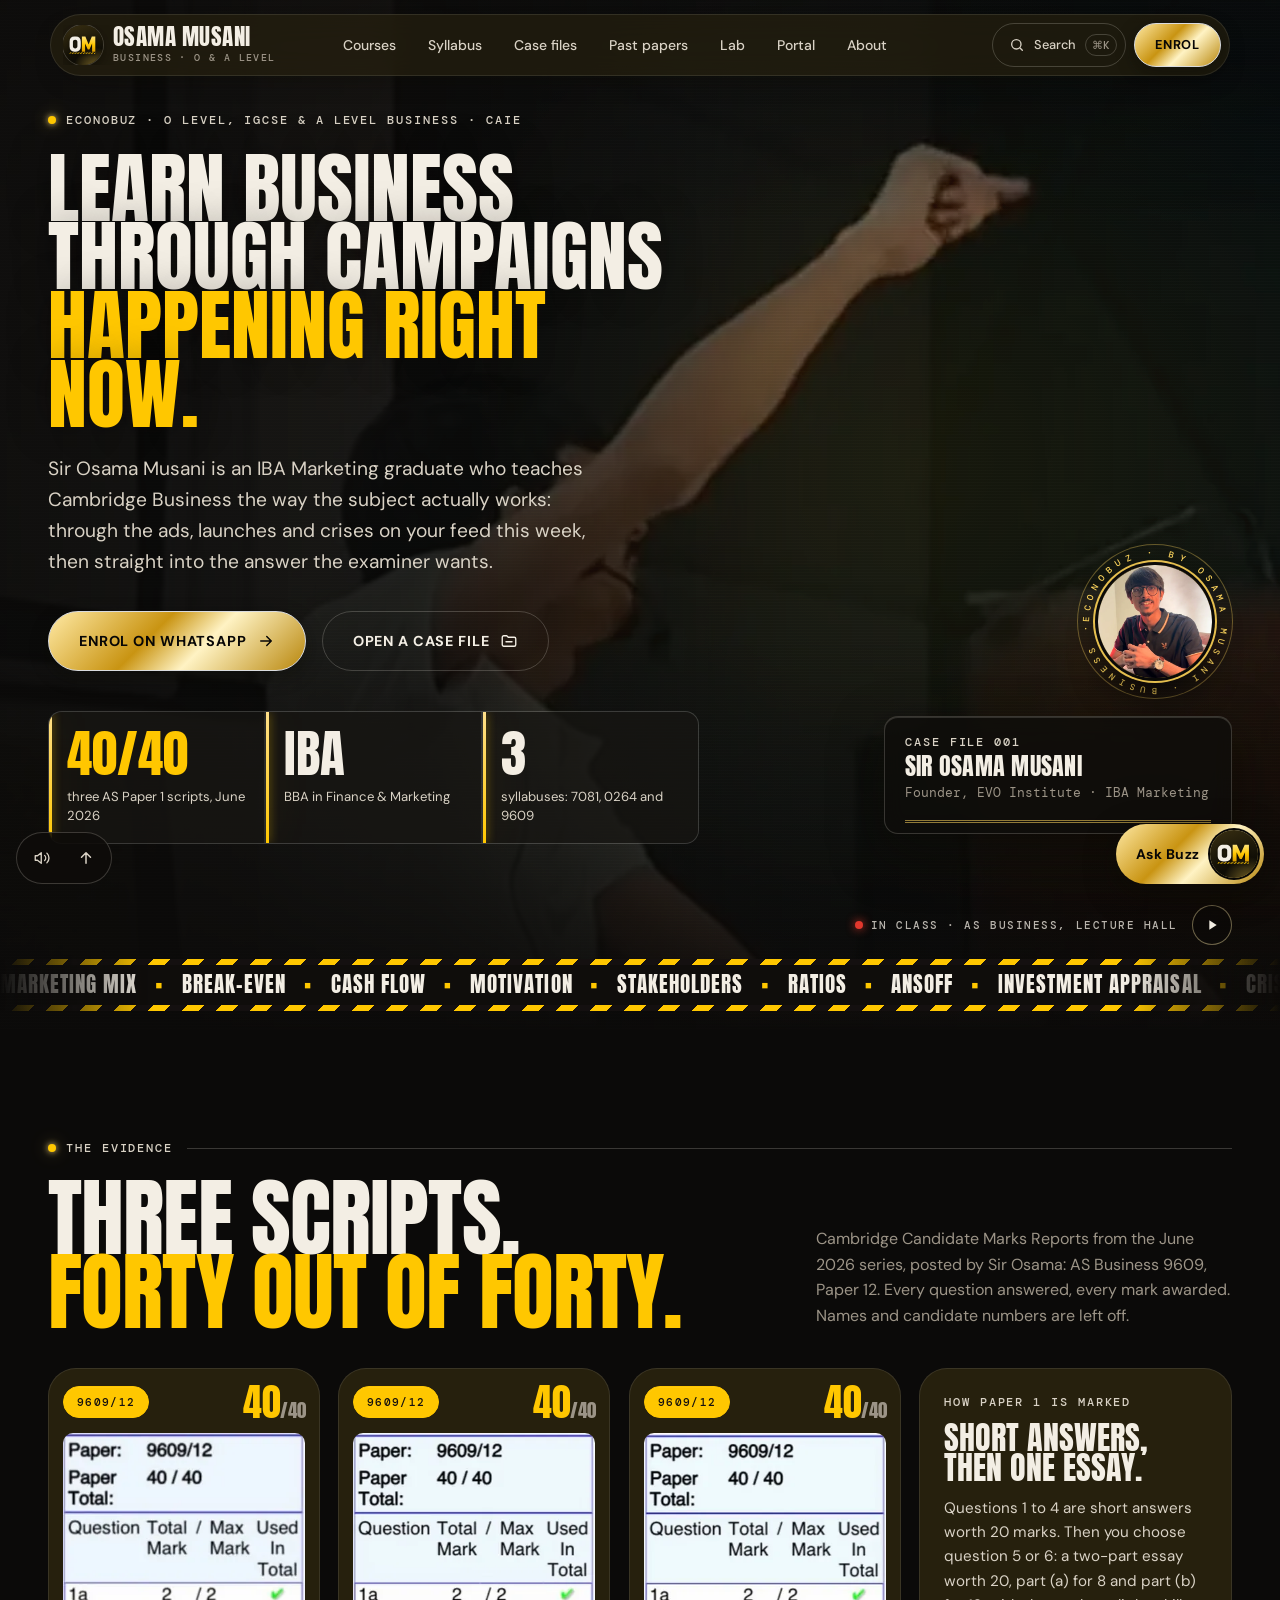
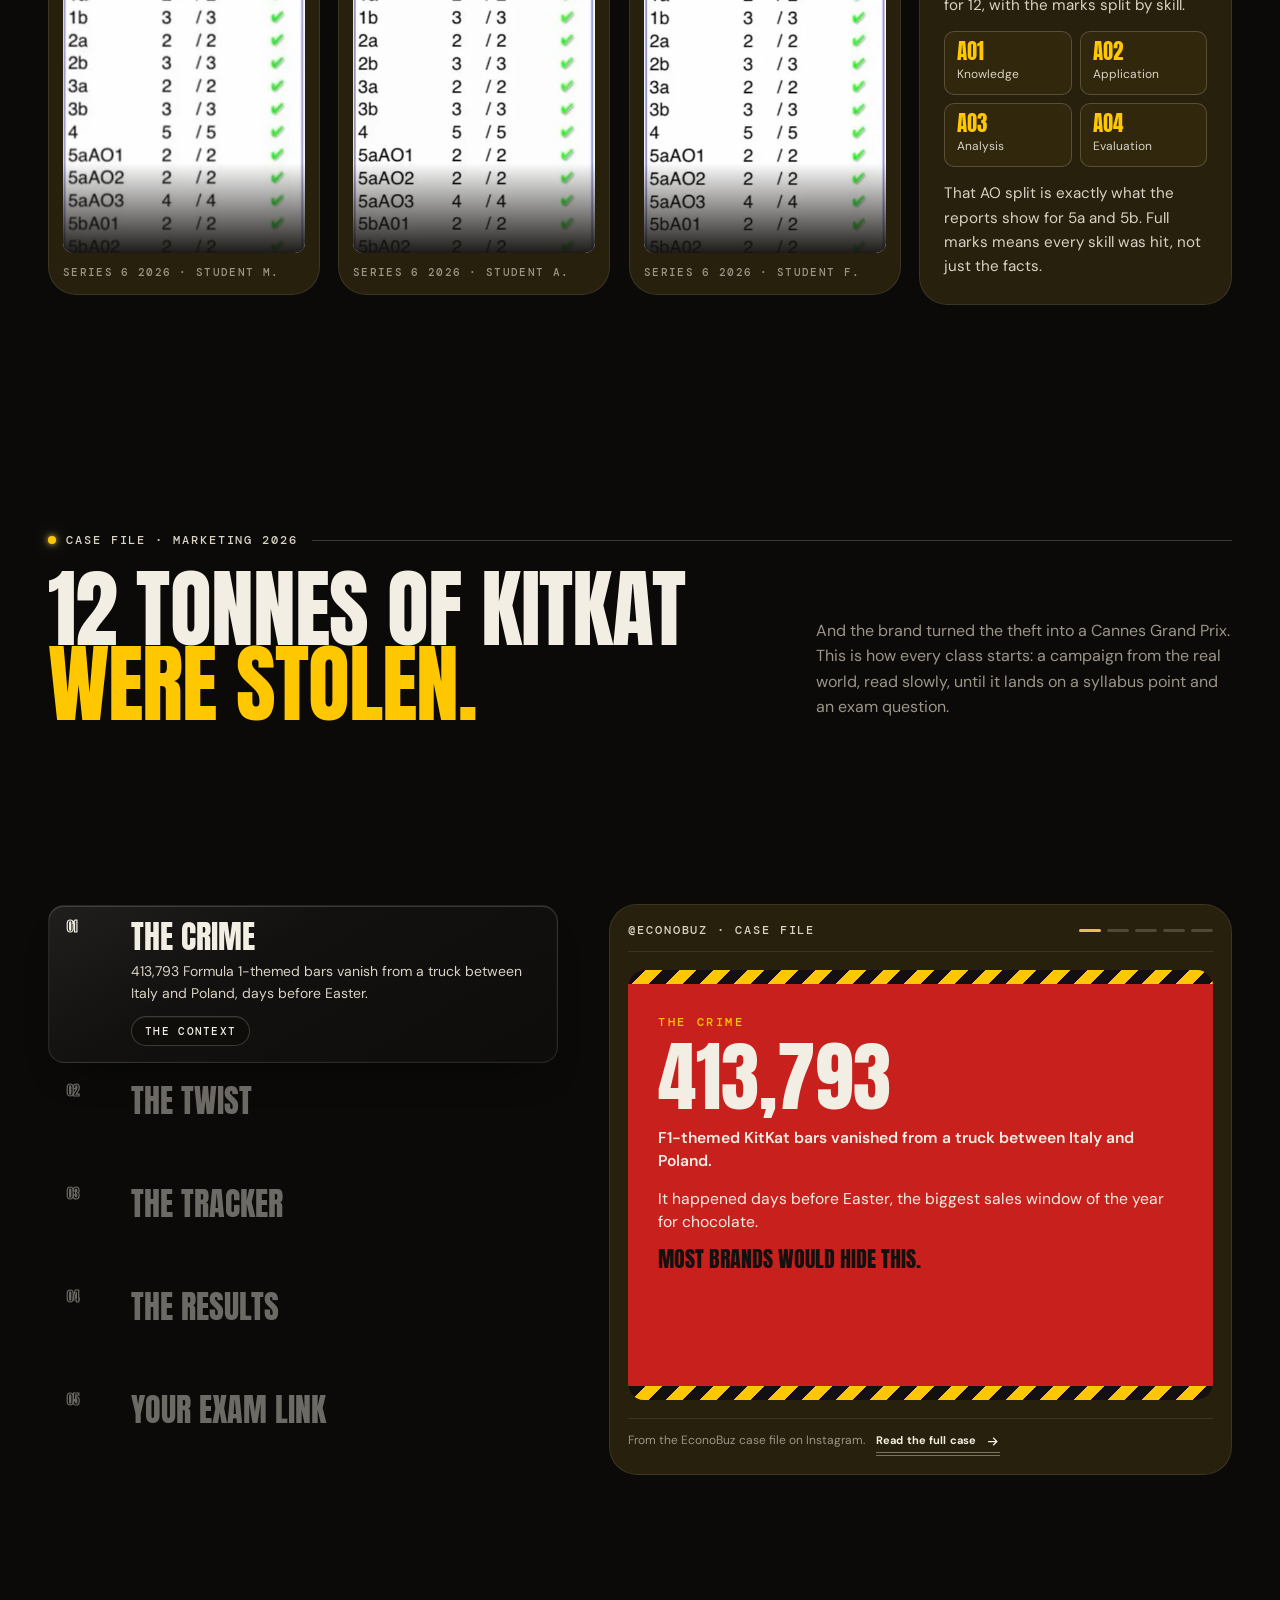
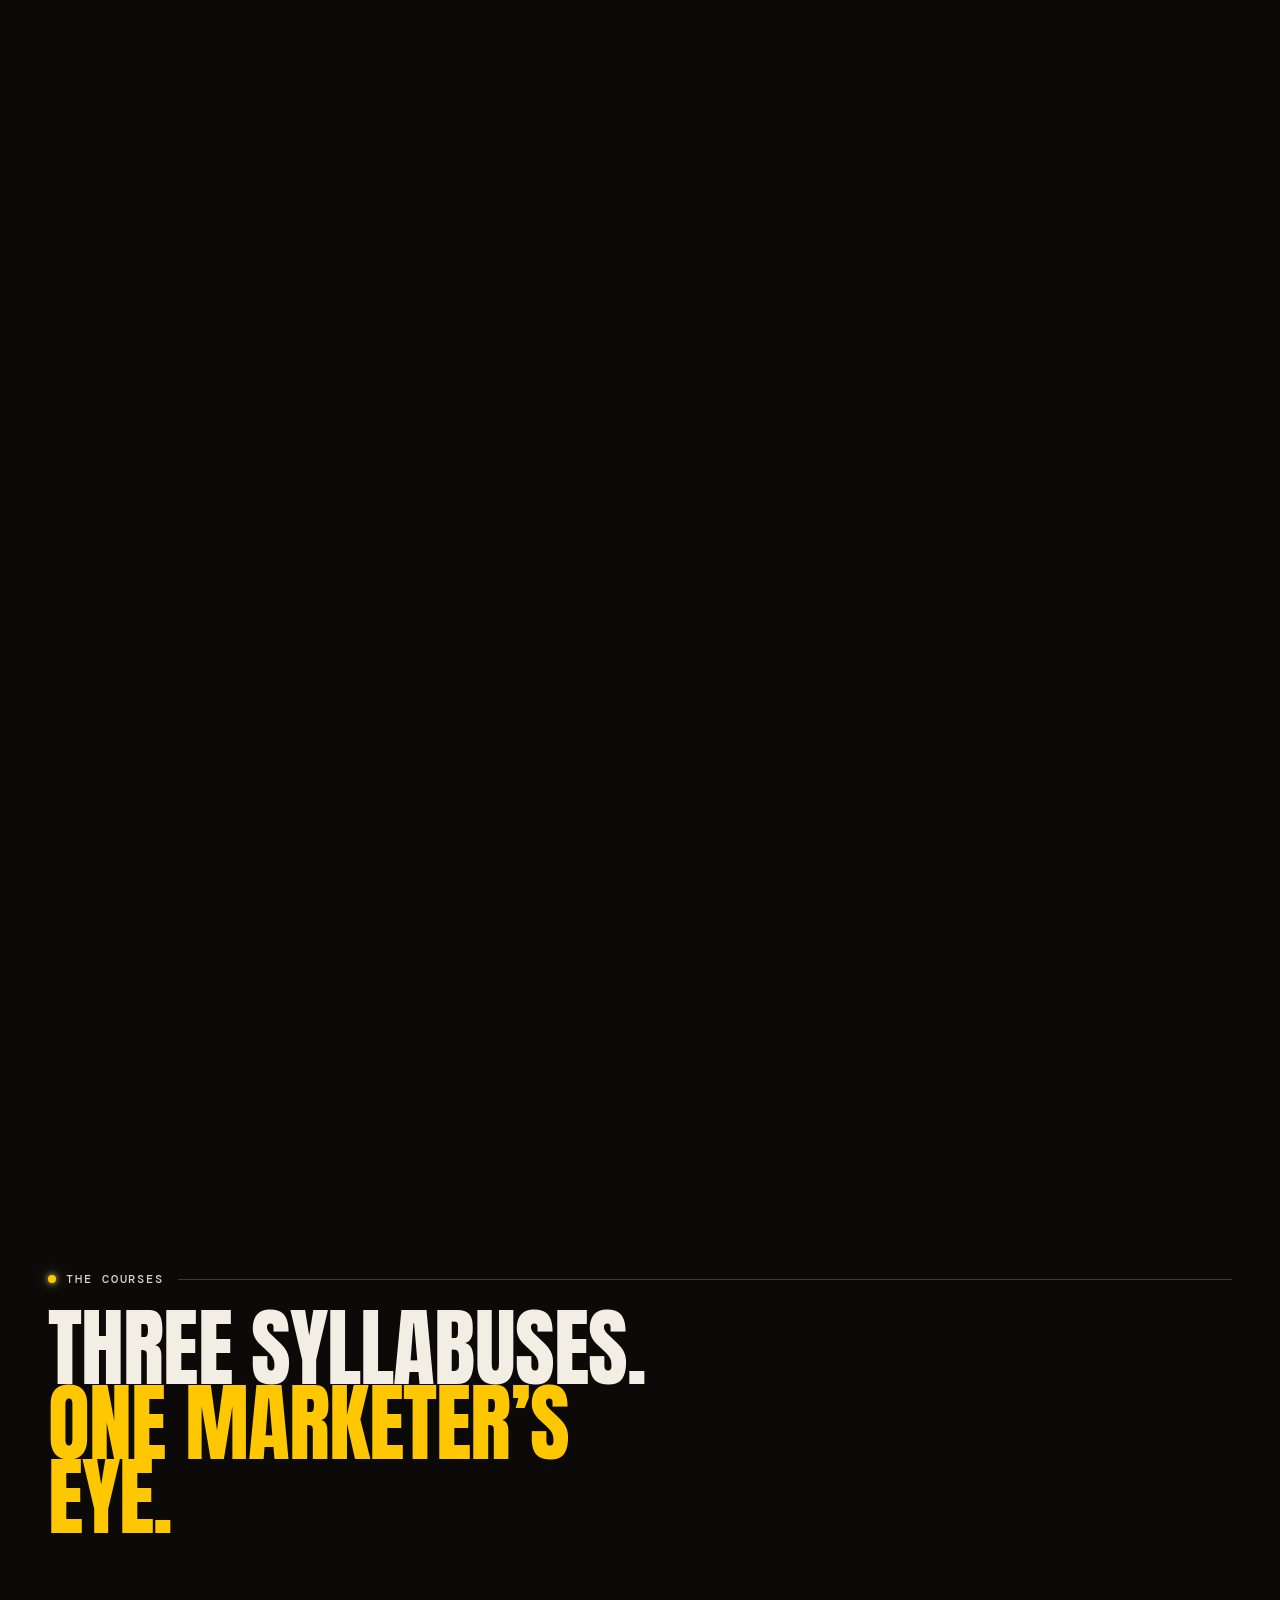
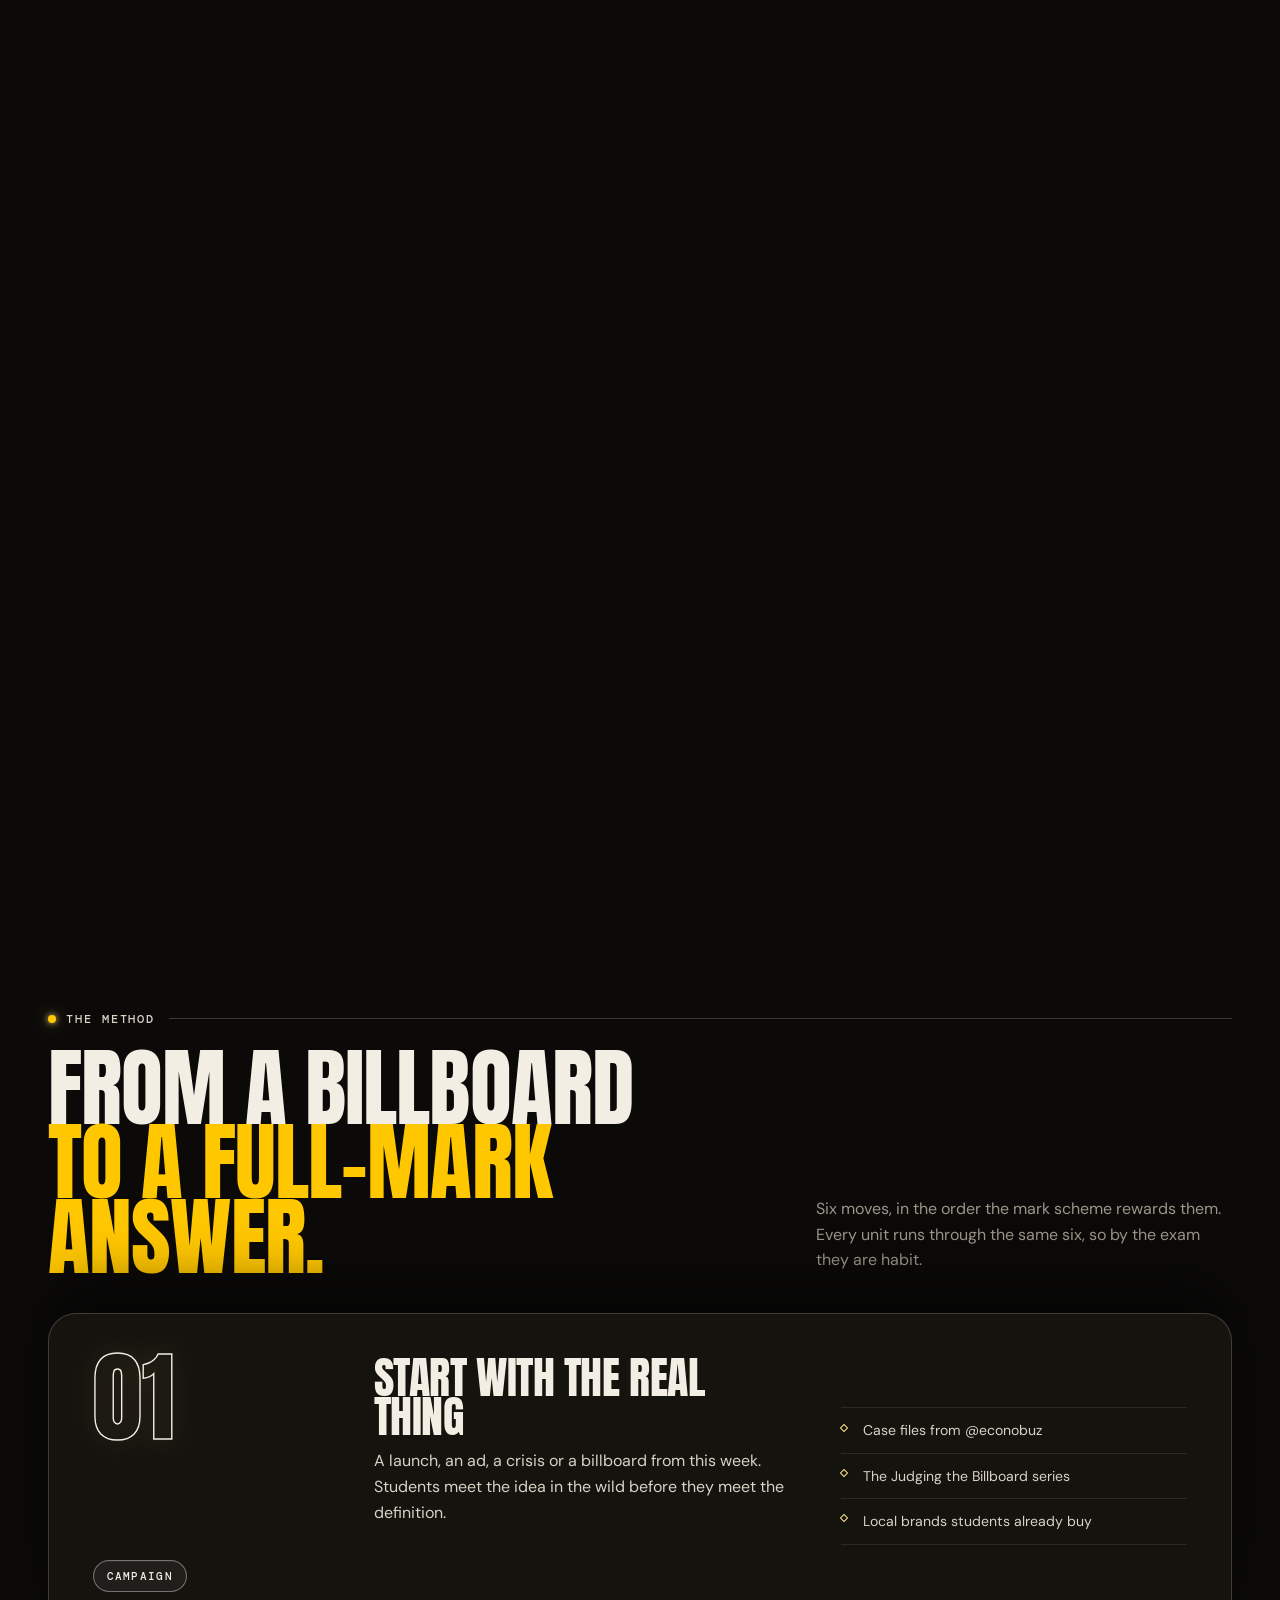
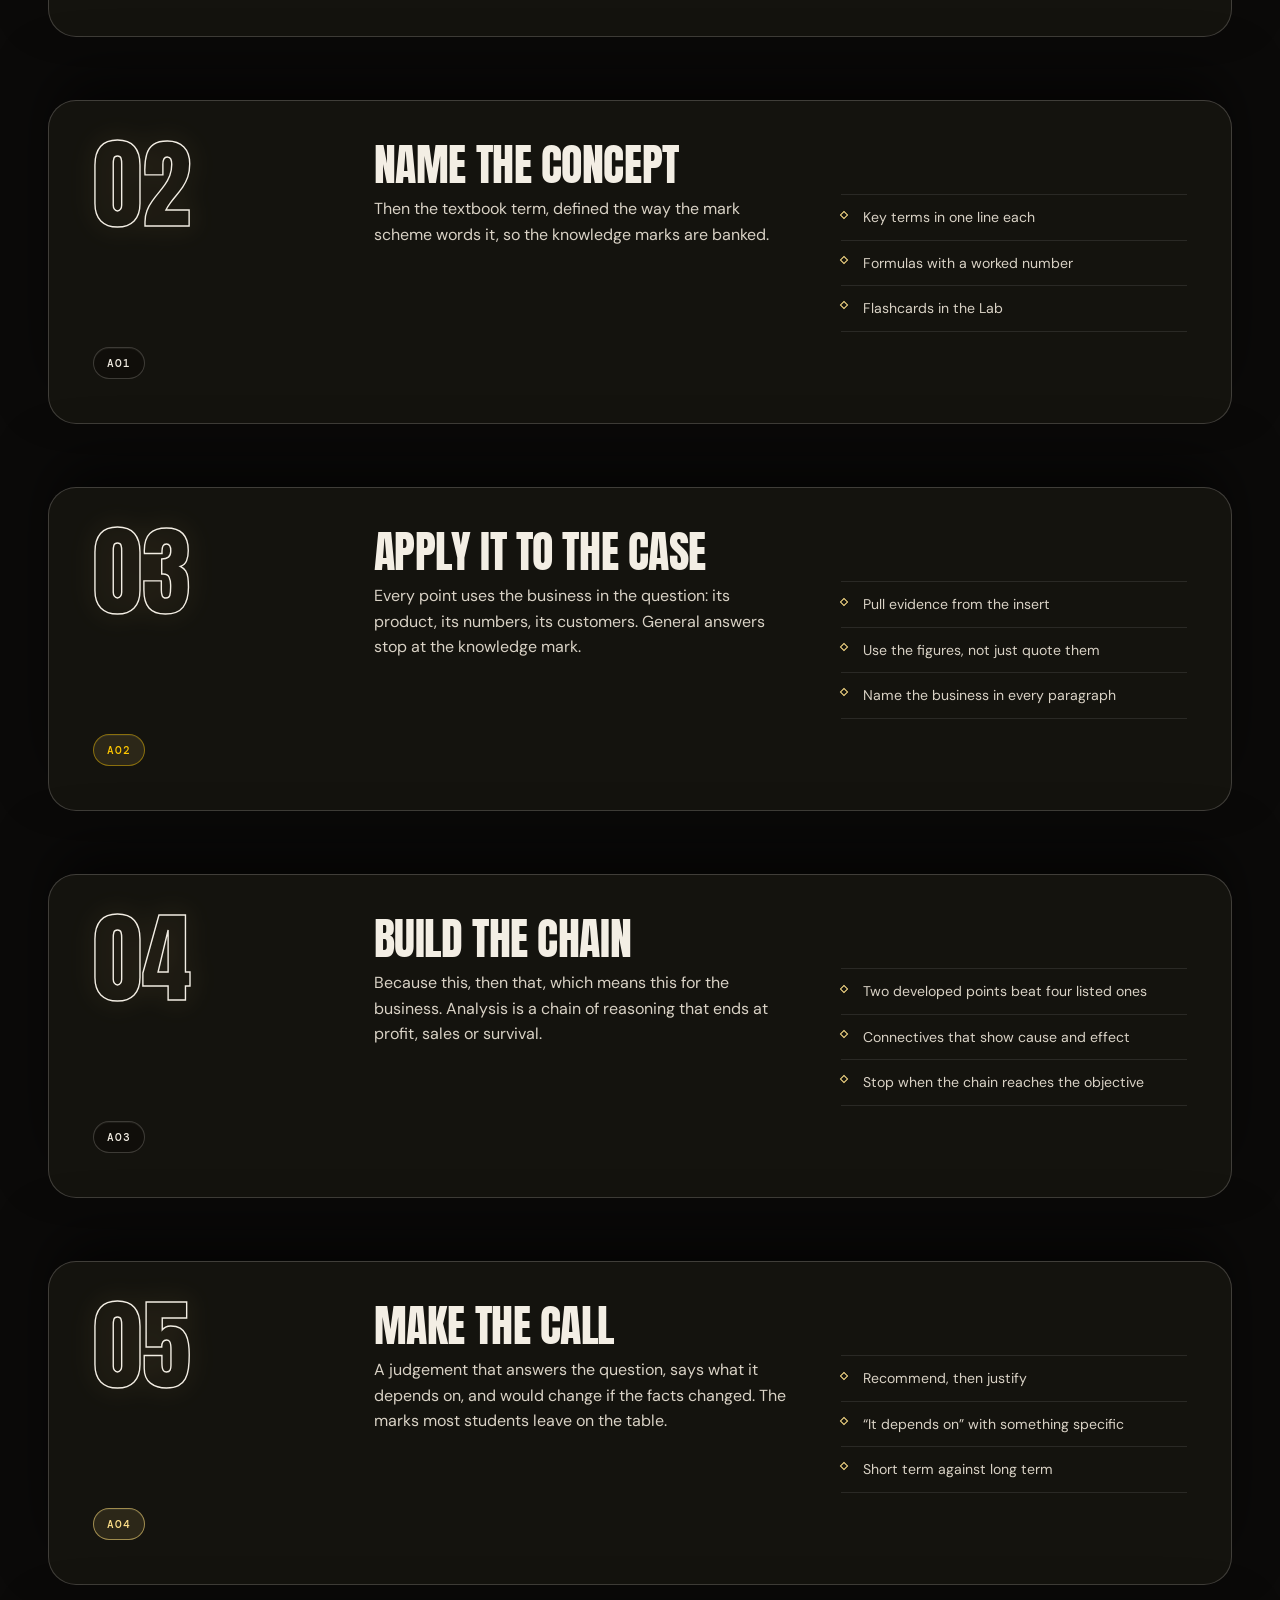
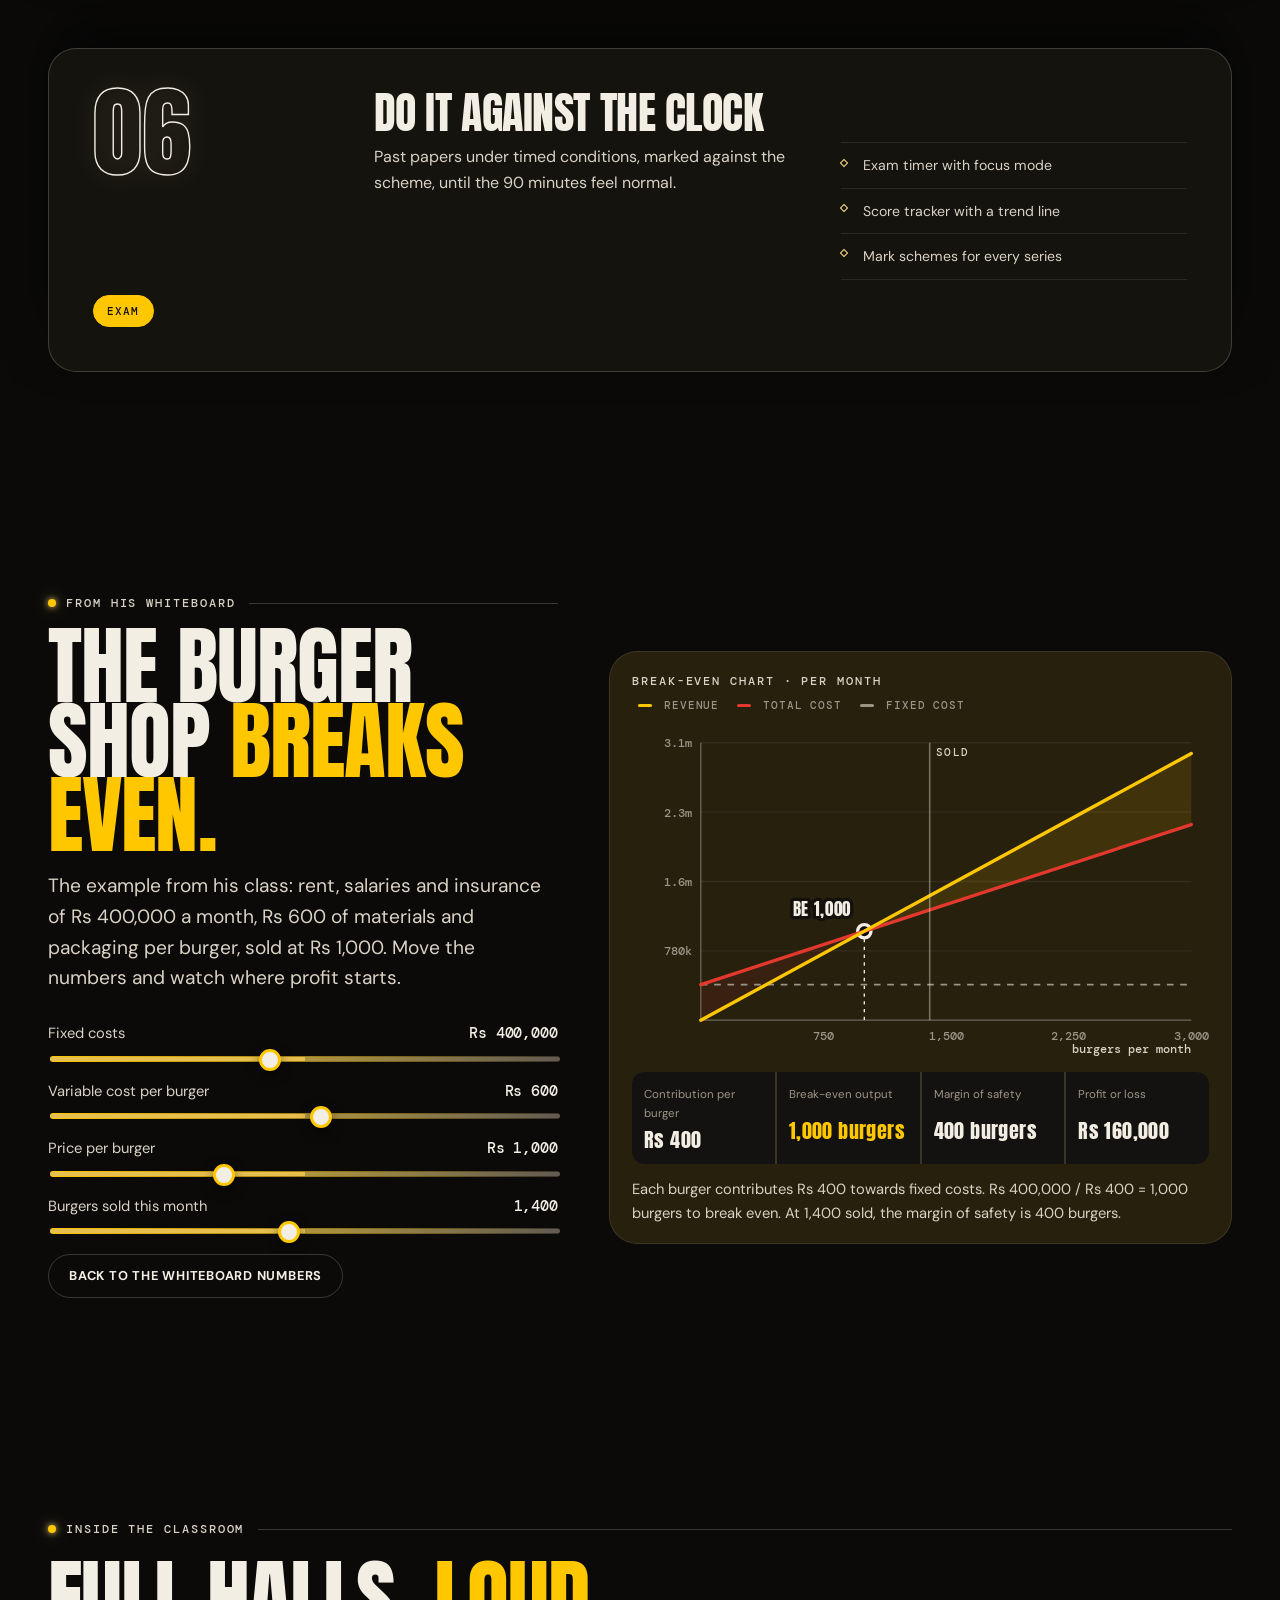
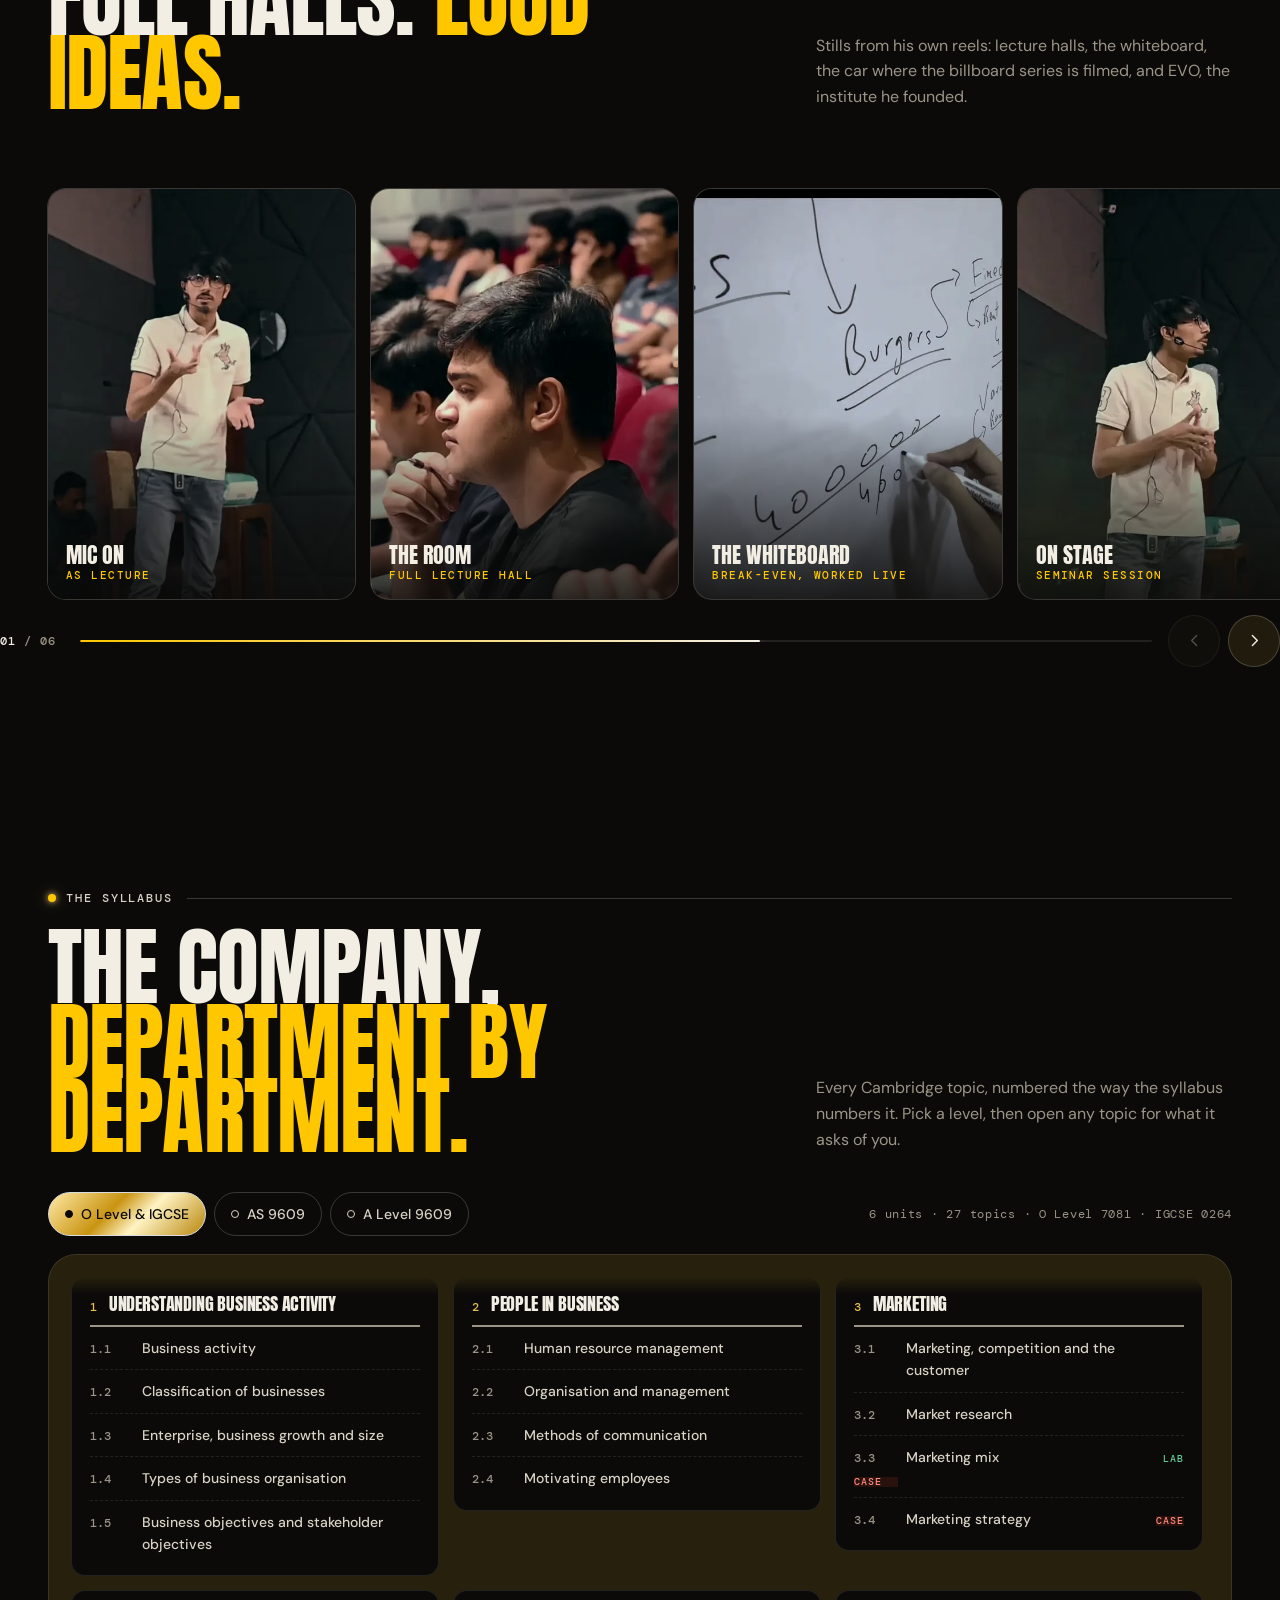
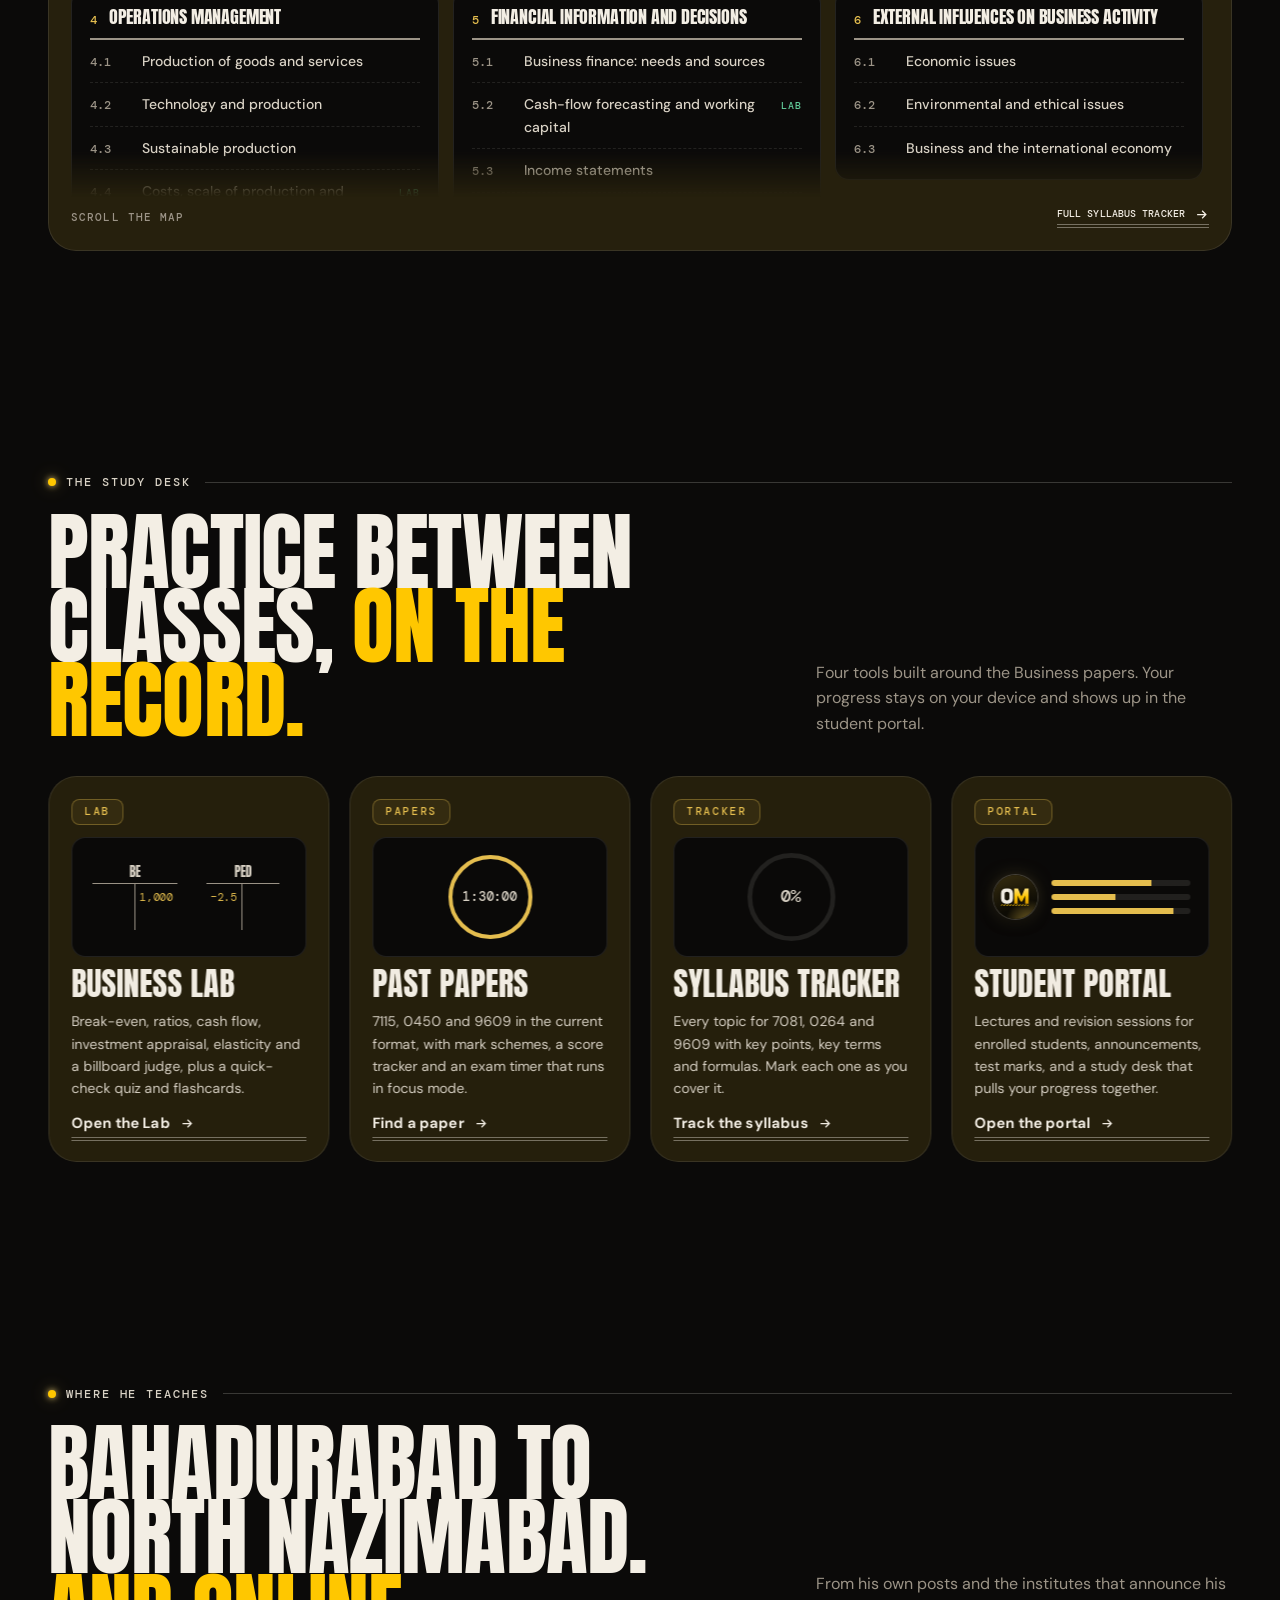
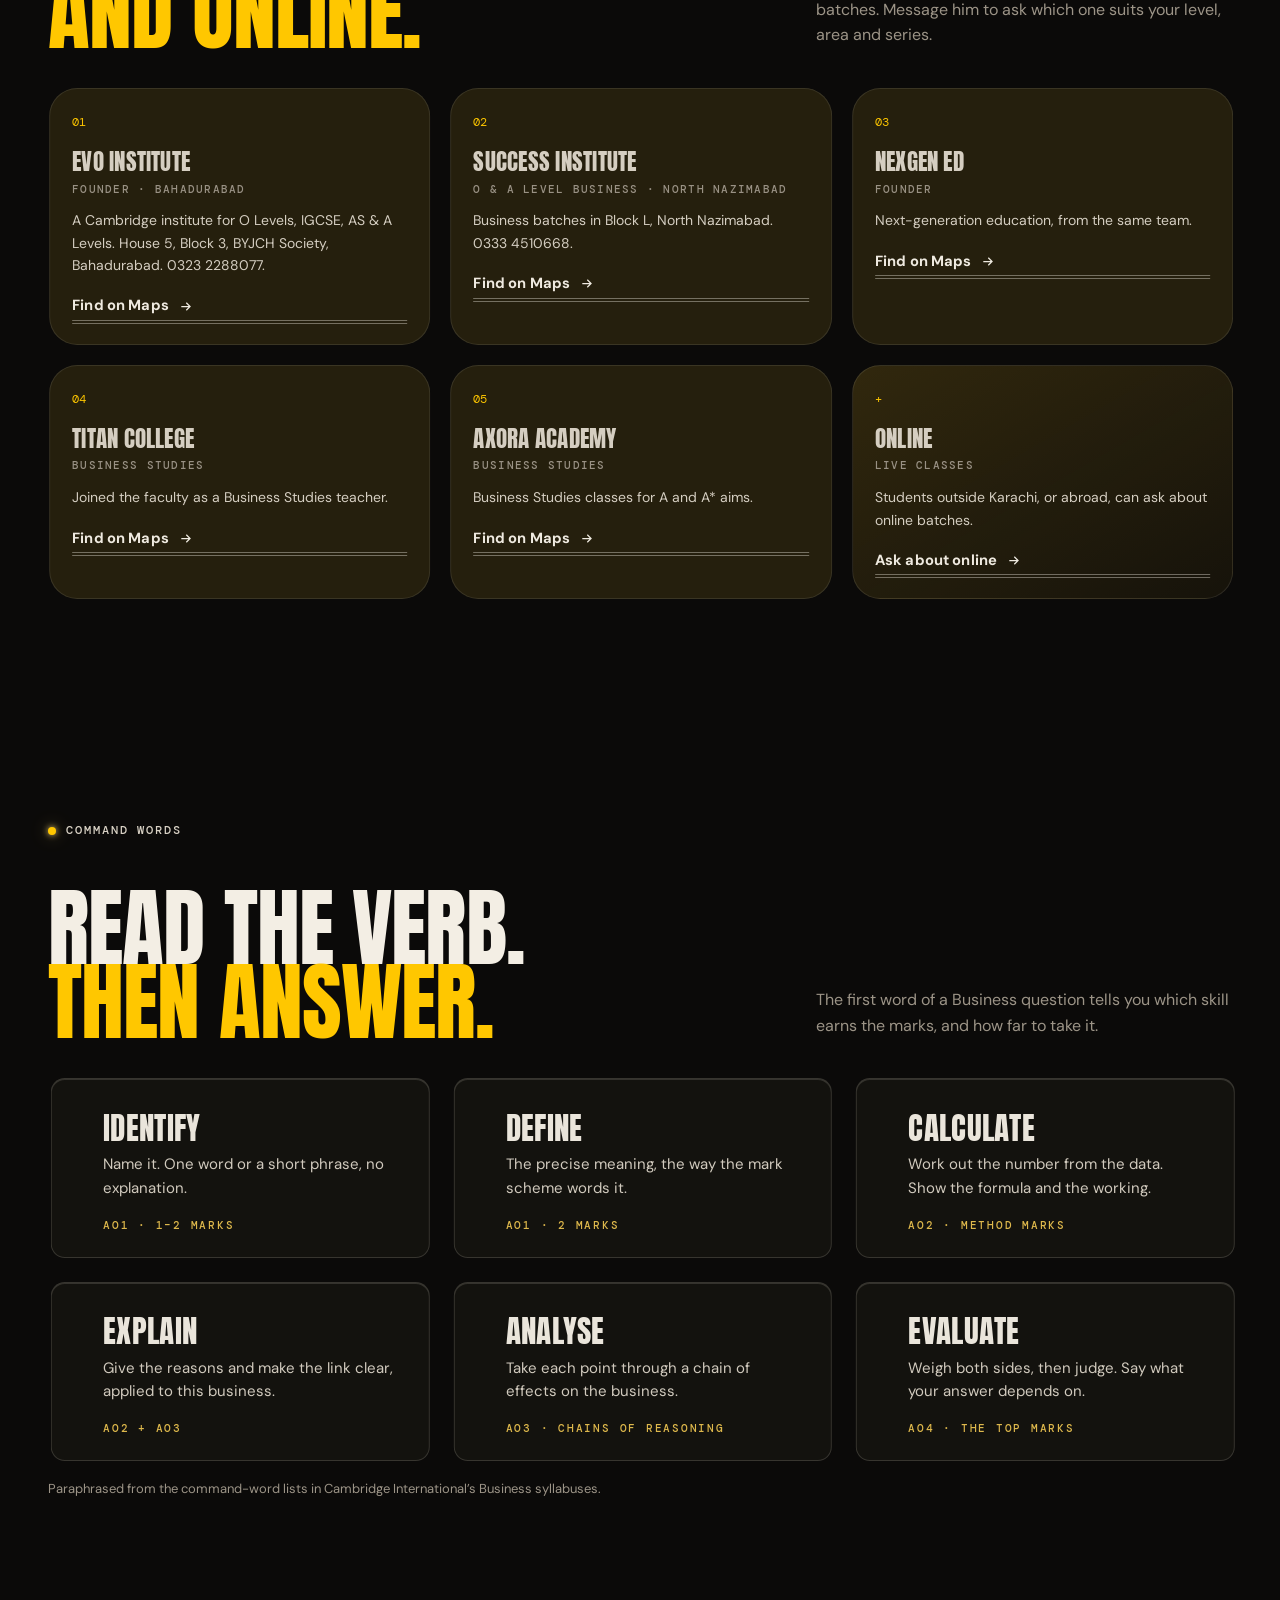
<file: index.html>
<!doctype html><html lang="en" data-theme="dark"><head><meta charset="utf-8"><meta name="viewport" content="width=device-width,initial-scale=1,viewport-fit=cover"><title>Sir Osama Musani — O Level, IGCSE &amp; A Level Business, Karachi</title><meta name="description" content="Cambridge O Level, IGCSE and AS &amp; A Level Business with Sir Osama Musani (EconoBuz): learn Business through campaigns happening right now. Courses, case files, a syllabus tracker, past papers, a Business Lab and a student portal."><link rel="canonical" href="https://osama-musani.nexlyr.solutions/"><meta name="theme-color" content="#0b0a09"><meta property="og:type" content="website"><meta property="og:site_name" content="Sir Osama Musani · Business"><meta property="og:title" content="Sir Osama Musani — O Level, IGCSE &amp; A Level Business, Karachi"><meta property="og:description" content="Cambridge O Level, IGCSE and AS &amp; A Level Business with Sir Osama Musani (EconoBuz): learn Business through campaigns happening right now. Courses, case files, a syllabus tracker, past papers, a Business Lab and a student portal."><meta property="og:url" content="https://osama-musani.nexlyr.solutions/"><meta property="og:image" content="https://osama-musani.nexlyr.solutions/og.jpg"><meta property="og:image:width" content="1200"><meta property="og:image:height" content="630"><meta name="twitter:card" content="summary_large_image"><link rel="icon" type="image/svg+xml" href="favicon.svg"><link rel="apple-touch-icon" href="apple-touch-icon.png"><script>(function(){var d=document.documentElement;d.dataset.theme="dark";try{if(!sessionStorage.getItem("om-seen"))d.classList.add("ld-on");}catch(e){}})();</script><script type="application/ld+json">{"@context": "https://schema.org", "@type": "Person", "@id": "https://osama-musani.nexlyr.solutions/#person", "name": "Sir Osama Musani", "alternateName": ["Osama Musani", "EconoBuz by Osama Musani"], "jobTitle": "Business teacher", "description": "Cambridge O Level, IGCSE and AS & A Level Business teacher in Karachi. IBA Marketing graduate, founder of EVO Institute, and the creator of EconoBuz.", "knowsAbout": ["Business Studies", "Marketing", "Cambridge O Level Business 7081", "Cambridge IGCSE Business 0264", "Cambridge International AS & A Level Business 9609"], "alumniOf": {"@type": "CollegeOrUniversity", "name": "Institute of Business Administration, Karachi"}, "worksFor": [{"@type": "EducationalOrganization", "name": "EVO Institute"}, {"@type": "EducationalOrganization", "name": "Success Institute"}], "address": {"@type": "PostalAddress", "addressLocality": "Karachi", "addressCountry": "PK"}, "telephone": "+92 331 3294318", "sameAs": ["https://www.instagram.com/econobuz/", "https://www.instagram.com/osama_musani/", "https://www.facebook.com/osama.musani.1"], "url": "https://osama-musani.nexlyr.solutions/"}</script><link rel="preload" href="assets/fonts/anton-latin-400-normal.woff2?v=912c3c9f" as="font" type="font/woff2" crossorigin><link rel="preload" href="assets/fonts/dm-sans-latin-400-normal.woff2?v=a220a328" as="font" type="font/woff2" crossorigin><link rel="stylesheet" href="assets/site.css?v=2de67554"><style>@layer base{/* ---------------------------------------------------------------- hero */
.hero{position:relative;min-height:100svh;display:grid;align-content:center;padding:calc(var(--nav-h) + 40px) 0 104px}
.hero-g{display:grid;grid-template-columns:minmax(0,1.12fr) minmax(0,.88fr);gap:clamp(20px,4vw,64px);align-items:center}
.hero-copy .display{margin-top:22px;max-width:12ch;font-size:clamp(3rem,6.2vw,6.3rem)}
.hero-copy .display em{display:inline-block}
.hero-copy .lede{margin-top:26px;max-width:54ch}
.hero-cta{display:flex;flex-wrap:wrap;gap:12px;margin-top:34px}
.hero-facts{display:grid;grid-template-columns:repeat(3,minmax(0,1fr));gap:0;margin:34px 0 0;max-width:640px;border-top:1px solid var(--rule-2)}
.hero-facts>div{padding:16px 18px 0 0;border-right:1px solid var(--rule)}
.hero-facts>div+div{padding-left:18px}
.hero-facts>div:last-child{border-right:0}
.hero-facts dt{font:500 clamp(1.8rem,2.8vw,2.4rem)/1 var(--f-display);letter-spacing:-.02em;color:var(--ink)}
.hero-facts dd{margin:8px 0 0;font-size:12.5px;line-height:1.45;color:var(--ink-3)}
.hero-credo{margin-top:26px;padding-top:20px;border-top:1px solid var(--rule)}
.hero-fig{position:relative;justify-self:end;width:min(520px,100%);aspect-ratio:1124/1182}
.hero-fig .glow{position:absolute;inset:8% 4% 0;border-radius:50%;background:radial-gradient(closest-side,rgba(181,179,191,.32),rgba(140,115,40,.2) 55%,transparent 75%);filter:blur(30px)}
:root[data-theme="light"] .hero-fig .glow{background:radial-gradient(closest-side,rgba(128,124,146,.22),transparent 75%)}
.portrait{position:absolute;inset:0;-webkit-mask-image:linear-gradient(180deg,#000 72%,transparent 99%);mask-image:linear-gradient(180deg,#000 72%,transparent 99%)}
.portrait img{width:100%;height:100%;object-fit:contain;object-position:bottom;filter:drop-shadow(0 30px 60px rgba(0,0,0,.45)) saturate(1.02)}
.plate{position:absolute;left:-6%;bottom:9%;display:grid;gap:6px;padding:18px 22px 18px 20px;border-radius:18px;border:1px solid var(--line-w);
  background:var(--glass-solid);-webkit-backdrop-filter:blur(18px) saturate(160%);backdrop-filter:blur(18px) saturate(160%);box-shadow:var(--hi),var(--shadow);min-width:260px}
.plate::after{content:"";position:absolute;left:20px;right:20px;bottom:10px;height:3px;border-top:1px solid var(--brass);border-bottom:1px solid var(--brass);opacity:.55}
.plate b{font:500 1.5rem/1 var(--f-display);letter-spacing:-.015em}
.plate .pl-sub{font-size:12.5px;color:var(--ink-3);padding-bottom:12px}
.fl{position:absolute;display:flex;align-items:center;gap:10px;padding:11px 15px;border-radius:14px;border:1px solid var(--line-w);
  background:var(--glass-solid);-webkit-backdrop-filter:blur(14px);backdrop-filter:blur(14px);box-shadow:var(--hi),var(--shadow-s);font-size:13px;animation:bob 7s var(--e-io) infinite}
.fl span{font:500 11px/1 var(--f-mono);letter-spacing:.14em;color:var(--brass)}
.fl b{font-weight:500;font-size:14px;border-bottom:3px double var(--ink-3);padding-bottom:1px}
.fl-1{top:28%;left:-2%}
.fl-2{top:38%;right:-4%;animation-delay:-2.4s}
.fl-2 span{color:var(--red)}
.fl-3{top:6%;right:8%;padding:6px;border:0;background:none;box-shadow:none;backdrop-filter:none;-webkit-backdrop-filter:none;animation-delay:-4.6s}
.tape{position:absolute;left:0;right:0;bottom:22px;overflow:hidden;border-top:1px solid var(--rule);border-bottom:1px solid var(--rule);background:linear-gradient(90deg,transparent,rgba(255,255,255,.02),transparent);
  -webkit-mask-image:linear-gradient(90deg,transparent,#000 12%,#000 88%,transparent);mask-image:linear-gradient(90deg,transparent,#000 12%,#000 88%,transparent)}
.tape-in{display:flex;align-items:center;gap:24px;width:max-content;padding:13px 0;animation:tape 60s linear infinite;white-space:nowrap}
.tape span{font:500 12px/1 var(--f-mono);letter-spacing:.14em;text-transform:uppercase;color:var(--ink-3)}
.tape i{font:italic 500 16px/1 var(--f-display);color:var(--brass)}
@keyframes tape{to{transform:translateX(-50%)}}
@media (max-width:960px){
  .hero{padding-top:calc(var(--nav-h) + 44px);padding-bottom:104px;min-height:auto}
  .hero-g{grid-template-columns:1fr}
  .hero-fig{justify-self:center;width:min(420px,88%);margin-top:10px}
  .plate{left:0;bottom:6%}
}
@media (max-width:560px){
  .hero-copy .display{font-size:clamp(2.7rem,12vw,3.6rem)}
  .hero-cta .btn{flex:1 1 auto}
  .hero-facts{grid-template-columns:1fr 1fr 1fr}
  .hero-facts>div{padding-right:10px}.hero-facts>div+div{padding-left:10px}
  .hero-facts dd{font-size:11.5px}
  .hero-credo .credo{gap:12px}.hero-credo .credo-plate{--cw:120px;--chh:48px}.hero-credo .credo-t b{font-size:.95rem}
  .plate{min-width:0;padding:13px 15px;left:-2%}
  .plate b{font-size:1.2rem}
  .fl-1{left:-4%;top:18%}.fl-2{right:-4%}
}

/* ---------------------------------------------------------------- record */
.rec-g{display:grid;grid-template-columns:minmax(0,1.5fr) minmax(0,.62fr);gap:clamp(16px,2vw,24px);align-items:stretch}
.rec-side{display:grid;grid-template-rows:auto 1fr;gap:clamp(16px,2vw,24px)}
.rec-credo{display:grid;gap:14px;padding:clamp(22px,2.4vw,30px)}
.rec-credo .credo{flex-direction:column;align-items:flex-start;gap:14px}
.rec-credo .credo-plate{--cw:190px;--chh:70px}
.rec-credo p{font-size:14px;color:var(--ink-2)}
.rec-credo .addr{font-size:12.5px;color:var(--ink);padding:11px 0;border-top:1px dashed var(--rule);border-bottom:1px dashed var(--rule)}
.rec-ph{min-height:220px}
.journal{padding:clamp(14px,2vw,26px) clamp(14px,2.4vw,30px) clamp(14px,2vw,26px) clamp(48px,5vw,64px)}
.j-head{display:flex;justify-content:space-between;gap:16px;flex-wrap:wrap;padding:6px 0 16px;border-bottom:2px solid var(--ink-3);margin-bottom:4px;font:500 11px/1 var(--f-mono);letter-spacing:.16em;text-transform:uppercase;color:var(--ink-3)}
.j-head span:first-child{font:italic 500 1.35rem/1 var(--f-display);letter-spacing:-.01em;text-transform:none;color:var(--ink)}
.jtbl td{font-size:14.5px;padding:15px 12px;vertical-align:baseline}
.jtbl td b{font-weight:700}
.jtbl .fo-c{color:var(--brass);width:56px}
.jtbl td:nth-child(3){color:var(--ink-2)}
.jtbl td.n{color:var(--ink);font-size:13px}
.jtbl tbody tr{transition:background .3s}
.jtbl tbody tr:not(.tot):hover{background:color-mix(in srgb,var(--brass) 6%,transparent)}
@media (max-width:1100px){.rec-g{grid-template-columns:1fr}.rec-side{grid-template-columns:1fr 1fr;grid-template-rows:none}}
@media (max-width:720px){
  .rec-side{grid-template-columns:1fr}.rec-ph{min-height:180px}
  .journal{padding-left:44px}
  .jtbl thead{display:none}
  .jtbl tr{display:grid;grid-template-columns:44px 1fr auto;gap:2px 8px;padding:12px 0;border-bottom:1px solid var(--rule)}
  .jtbl td{border:0;padding:0;font-size:14px}
  .jtbl td:nth-child(3){grid-column:2/4;font-size:13.5px}
  .jtbl td:nth-child(4){grid-column:2/4;text-align:left;font-size:12px;color:var(--brass)}
  .jtbl tr.tot{border-bottom:3px double var(--ink-3)}
  .jtbl tr.tot td{border:0}
}

/* ---------------------------------------------------------------- course accounts */
.acc-grid{display:grid;grid-template-columns:1fr 1fr;gap:clamp(16px,2vw,24px)}
.acc{display:grid;grid-template-rows:auto auto 1fr auto;padding:0 clamp(22px,2.6vw,34px) clamp(22px,2.6vw,30px)}
.acc-ph{height:150px;margin:0 calc(clamp(22px,2.6vw,34px) * -1) 22px;border-radius:0}
.acc-ph::after{background:linear-gradient(180deg,rgba(8,7,3,0) 20%,rgba(8,7,3,.55)),radial-gradient(110% 80% at 85% 0%,rgba(229,228,232,.2),transparent 55%)}
.acc-h{display:flex;justify-content:space-between;align-items:flex-start;gap:16px;padding-bottom:18px;border-bottom:2px solid var(--ink-2)}
.acc-h .h3{margin-top:12px}
.acc .code{position:relative;z-index:4;align-self:flex-start;margin-top:-58px;padding:12px 16px 10px;border-radius:16px;font:500 clamp(2rem,3.2vw,2.9rem)/.9 var(--f-mono);letter-spacing:-.05em;color:var(--brass);
  background:var(--glass-solid);box-shadow:var(--hi),inset 0 0 0 1px var(--line-w),var(--shadow-s);-webkit-backdrop-filter:blur(14px);backdrop-filter:blur(14px)}
.acc-t{display:grid;grid-template-columns:1fr 1fr}
.acc-t>div{padding:18px 18px 8px 0}
.acc-t>div+div{padding:18px 0 8px 18px;border-left:2px solid var(--ink-2)}
.acc-lbl{display:block;font:500 10.5px/1 var(--f-mono);letter-spacing:.16em;text-transform:uppercase;color:var(--ink-3);margin-bottom:14px}
.acc-dr dl{display:grid;gap:12px;margin:0}
.acc-dr dt{font-weight:700;font-size:14px}
.acc-dr dd{margin:3px 0 0;font-size:12.5px;color:var(--ink-3)}
.acc-cr ul{display:grid;gap:10px}
.acc-cr li{position:relative;padding-left:16px;font-size:14px;color:var(--ink-2);line-height:1.45}
.acc-cr li::before{content:"";position:absolute;left:0;top:.55em;width:7px;height:7px;border:1px solid var(--brass);transform:rotate(45deg)}
.acc-f{display:flex;flex-wrap:wrap;justify-content:space-between;align-items:center;gap:12px;margin-top:18px;padding-top:16px;border-top:1px solid var(--rule)}
.acc-f .tag{height:auto;min-height:26px;padding:6px 9px;white-space:normal;line-height:1.3}
.workshop{display:grid;grid-template-columns:1.15fr .85fr;gap:clamp(20px,4vw,48px);align-items:center;margin-top:clamp(16px,2vw,24px);padding:clamp(26px,3.6vw,48px)}
.workshop>.ws-ph{position:absolute;inset:0;z-index:0;border-radius:inherit;opacity:.5;-webkit-mask-image:linear-gradient(90deg,transparent 20%,#000 75%);mask-image:linear-gradient(90deg,transparent 20%,#000 75%)}
:root[data-theme="light"] .workshop>.ws-ph{opacity:.28}
.workshop .title-sm{margin-top:14px}
.workshop .lede{margin-top:14px}
.ws-cta{display:flex;flex-wrap:wrap;gap:10px;margin-top:24px}
.ws-r{display:grid;gap:10px}
.ws-lv{display:grid;grid-template-columns:62px 1fr auto;align-items:center;gap:14px;padding:16px 18px;border-radius:14px;border:1px solid var(--line-w);background:var(--glass-solid);box-shadow:var(--hi);-webkit-backdrop-filter:blur(12px);backdrop-filter:blur(12px);transition:border-color .3s,transform .5s var(--e-out)}
.ws-lv:hover{border-color:color-mix(in srgb,var(--brass) 60%,transparent);transform:translateX(4px)}
.ws-lv span{font-size:12px;color:var(--brass)}
.ws-lv b{font:500 1.3rem/1 var(--f-display);letter-spacing:-.01em}
.ws-lv small{font-size:12.5px;color:var(--ink-3)}
@media (max-width:960px){.acc-grid,.workshop{grid-template-columns:1fr}.workshop>.ws-ph{-webkit-mask-image:linear-gradient(180deg,transparent 30%,#000);mask-image:linear-gradient(180deg,transparent 30%,#000)}}
@media (max-width:560px){.acc-t{grid-template-columns:1fr}.acc-t>div+div{border-left:0;border-top:2px solid var(--ink-2);padding:16px 0 4px}.acc-t>div{padding-right:0}.acc-ph{height:120px}}

/* ---------------------------------------------------------------- cycle */
.cycle{position:relative;padding:clamp(72px,9vw,130px) 0 0}
.cy-pin{position:relative}
.cy-g{display:grid;grid-template-columns:minmax(0,.9fr) minmax(0,1.1fr);gap:clamp(24px,4vw,64px);align-items:center;min-height:100vh;padding-bottom:40px}
.cy-steps{display:grid;gap:6px;counter-reset:s}
.cy-step{display:grid;grid-template-columns:48px 1fr;gap:16px;padding:16px 18px;border-radius:16px;border:1px solid transparent;opacity:.42;transition:opacity .5s,border-color .5s,background .5s,box-shadow .5s}
.cy-step.on{opacity:1;border-color:var(--line-w);background:var(--glass);box-shadow:var(--hi),var(--shadow-s)}
.cy-n{font-size:13px;color:var(--brass);padding-top:6px}
.cy-step .h3{font-size:clamp(1.25rem,1.6vw,1.5rem)}
.cy-step p{margin-top:8px;font-size:14px;color:var(--ink-2);max-height:0;overflow:hidden;opacity:0;transition:max-height .6s var(--e-out),opacity .5s,margin .5s}
.cy-step .tag{margin-top:12px;max-height:0;overflow:hidden;opacity:0;padding-top:0;padding-bottom:0;border-width:0;transition:all .5s}
.cy-step.on p{max-height:140px;opacity:1}
.cy-step.on .tag{max-height:30px;opacity:1;border-width:1px}
.cy-card{padding:clamp(18px,2.4vw,30px);min-height:min(560px,72vh);display:grid;grid-template-rows:auto 1fr auto}
.cy-top{display:flex;justify-content:space-between;align-items:center;padding-bottom:14px;border-bottom:1px solid var(--rule)}
.cy-prog{display:flex;gap:6px}
.cy-prog i{width:22px;height:3px;border-radius:2px;background:var(--rule-2);transition:background .4s}
.cy-prog i.on{background:var(--brass)}
.cy-plates{position:relative;display:grid;align-items:center}
.plate-x{grid-area:1/1;opacity:0;transform:translateY(18px) scale(.98);transition:opacity .6s var(--e-out),transform .8s var(--e-out);pointer-events:none;padding:18px 0}
.plate-x.on{opacity:1;transform:none;pointer-events:auto}
.cy-foot{font-size:12px;color:var(--ink-3);padding-top:12px;border-top:1px solid var(--rule)}
.inv{border-radius:14px;padding:20px;background:color-mix(in srgb,var(--panel-solid) 70%,transparent);border:1px solid var(--line-w);box-shadow:var(--hi)}
.inv-h{display:flex;justify-content:space-between;align-items:flex-start;gap:12px;padding-bottom:14px;border-bottom:2px solid var(--ink-3)}
.inv-h b{display:block;font:500 1.45rem/1 var(--f-display);letter-spacing:-.01em}
.inv-h span{font-size:12px;color:var(--ink-3)}
.inv-logo{font:italic 500 1.05rem/1 var(--f-display)!important;color:var(--brass)!important}
.inv-to{display:grid;gap:3px;padding:14px 0;font-size:14px}
.inv-to span:last-child{color:var(--ink-3);font-size:12.5px}
.inv .tbl td,.inv .tbl th,.jr .tbl td,.tb .tbl td{padding:9px 8px}
.jr-h{display:flex;justify-content:space-between;align-items:baseline;padding-bottom:12px;border-bottom:2px solid var(--ink-3);margin-bottom:6px}
.jr-h b{font:500 1.35rem/1 var(--f-display);letter-spacing:-.01em}
.jr-h span{font-size:12px;color:var(--ink-3)}
.jr tr.dim td{color:var(--ink-3)}
.plate-x.on .jr tr.new td{animation:rowIn 1s var(--e-out) both .25s}
@keyframes rowIn{from{background:color-mix(in srgb,var(--brass) 30%,transparent);transform:translateX(-10px);opacity:0}}
.note{margin-top:14px;font-size:13px;color:var(--ink-3)}
.ld2{display:grid;grid-template-columns:1fr auto 1fr;align-items:center;gap:16px}
.ld2-arrow{display:grid;justify-items:center;gap:4px;color:var(--brass);font:500 10.5px/1 var(--f-mono);letter-spacing:.1em;text-transform:uppercase}
.ld2-arrow svg{width:80px}
.ld2-arrow path{stroke-dasharray:160;stroke-dashoffset:160;transition:stroke-dashoffset 1s var(--e-out) .3s}
.plate-x.on .ld2-arrow path{stroke-dashoffset:0}
.tacc-row.hl{background:color-mix(in srgb,var(--brass) 12%,transparent);padding:4px 6px;border-radius:8px}
.tb{position:relative}
.tb-stamp{position:absolute;right:10px;bottom:-6px;opacity:0;transform:rotate(-7deg) scale(1.6);transition:opacity .4s .6s,transform .5s var(--e-spring) .6s}
.plate-x.on .tb-stamp{opacity:.9;transform:rotate(-7deg)}
.fs{display:grid;grid-template-columns:1fr 1fr;gap:16px}
.fs-c{padding:16px;border-radius:14px;border:1px solid var(--line-w);background:color-mix(in srgb,var(--panel-solid) 60%,transparent)}
.fs-c>b{display:block;font:500 1.1rem/1.15 var(--f-display);padding-bottom:10px;border-bottom:2px solid var(--ink-3);margin-bottom:4px}
.kv.tot2{border-bottom:3px double var(--ink-3)}
.kv.tot2 span{color:var(--ink);font-weight:700}
.hl-t{color:var(--brass)}
@media (max-width:960px){
  .cy-g{grid-template-columns:1fr;min-height:0;gap:18px}
  .cy-step{opacity:1;border-color:var(--line-w);background:var(--glass);box-shadow:var(--hi);align-content:start;grid-template-columns:1fr;gap:6px}
  .cy-step p,.cy-step .tag{max-height:none;opacity:1;border-width:1px}
  .cy-view{display:none}
  .cy-step .plate-x{opacity:1;transform:none;pointer-events:auto;padding:16px 0 4px;grid-area:auto;grid-column:1/-1;min-width:0}
  .cy-step .plate-x .tb-stamp{opacity:.9;transform:rotate(-7deg)}
  .cy-step .ld2-arrow path{stroke-dashoffset:0}
  .cy-step .cy-n{padding-top:0}
}
@media (max-width:560px){.fs{grid-template-columns:1fr}.ld2{grid-template-columns:1fr}.ld2-arrow svg{transform:rotate(90deg);width:44px}.cy-step{padding:16px}.inv{padding:14px}}

/* ---------------------------------------------------------------- equation */
.eq-g{display:grid;grid-template-columns:minmax(0,.85fr) minmax(0,1.15fr);gap:clamp(24px,4vw,64px);align-items:start}
.eq-copy .meta{margin-bottom:18px}
.eq-copy .lede{margin-top:18px}
.eq-tx{display:grid;gap:8px;margin-top:26px}
.eq-tx button{display:grid;grid-template-columns:28px 1fr auto;align-items:center;gap:10px;padding:12px 14px;border-radius:12px;border:1px solid var(--line-w);background:rgba(255,255,255,.025);text-align:left;font-size:14px;color:var(--ink-2);transition:border-color .3s,background .3s,color .3s,transform .45s var(--e-out)}
.eq-tx button:hover{border-color:var(--rule-3);color:var(--ink);transform:translateX(4px);background:rgba(255,255,255,.05)}
.eq-tx button.done{border-color:color-mix(in srgb,var(--green) 40%,transparent);color:var(--ink)}
.eq-tx button.done i{color:var(--green)}
.eq-tx button i{font:normal 500 11px/1 var(--f-mono);color:var(--brass)}
.eq-tx button small{font:500 11px/1 var(--f-mono);letter-spacing:.08em;text-transform:uppercase;color:var(--ink-3)}
.eq-reset{margin-top:12px}
.eq-box{position:sticky;top:110px;padding:clamp(20px,2.6vw,32px)}
.beam{width:100%;max-width:460px;margin:0 auto 6px;overflow:visible}
.beam path,.beam circle{fill:none;stroke:var(--ink-2);stroke-width:2}
.beam .bm-pan{fill:color-mix(in srgb,var(--brass) 18%,transparent);stroke:var(--brass)}
.beam .bm-str{stroke:var(--ink-3);stroke-width:1}
.beam text{font:500 13px var(--f-mono);fill:var(--brass);text-anchor:middle;letter-spacing:.1em}
.bm-arm{transform-origin:200px 50px;transition:transform .8s var(--e-spring)}
.eq-row{display:grid;grid-template-columns:1fr auto 1fr auto 1fr;align-items:end;gap:10px;margin-top:6px}
.eq-col{display:grid;gap:8px;text-align:center}
.eq-col b{font-size:clamp(1rem,1.8vw,1.3rem);font-weight:500;transition:color .3s}
.eq-col.flash b{color:var(--brass)}
.eq-bar{height:120px;display:flex;align-items:flex-end;justify-content:center;border-bottom:2px solid var(--ink-3)}
.eq-bar i{display:block;width:56%;height:var(--h,0%);min-height:2px;border-radius:8px 4px 0 0;background:linear-gradient(180deg,var(--brass-2),var(--brass-3));transition:height 1s var(--e-out)}
.eq-col[data-k="L"] .eq-bar i{background:linear-gradient(180deg,#f4a397,var(--red))}
.eq-col[data-k="E"] .eq-bar i{background:linear-gradient(180deg,#e7d49d,var(--green-2))}
.eq-op{font:500 2rem/1 var(--f-display);color:var(--ink-3);padding-bottom:40px}
.eq-entry{margin-top:20px;padding:14px 16px;border-radius:14px;border:1px dashed var(--rule-2);font-size:14px;min-height:76px}
.eq-entry .je{display:grid;grid-template-columns:28px 1fr auto;gap:8px;font-family:var(--f-mono);font-size:13.5px;padding:3px 0}
.eq-entry .je.cr{padding-left:22px}
.eq-entry .je span:first-child{color:var(--brass)}
.eq-entry .je.cr span:first-child{color:var(--red)}
.eq-entry .why{margin-top:8px;font-size:13px;color:var(--ink-3);font-family:var(--f-body)}
.eq-state{display:flex;justify-content:flex-end;min-height:34px;margin-top:10px}
@media (max-width:960px){.eq-g{grid-template-columns:1fr}.eq-box{position:relative;top:0}}

/* ---------------------------------------------------------------- chart of accounts (scroll panel) */
.coa-tabs{display:flex;flex-wrap:wrap;align-items:center;justify-content:space-between;gap:12px;margin-bottom:18px}
.coa-count{font-size:12px;color:var(--ink-3);letter-spacing:.06em}
.coa-box{padding:clamp(14px,2vw,22px)}
.coa{--vh:min(520px,64vh);display:grid;grid-template-columns:repeat(auto-fit,minmax(min(100%,290px),1fr));gap:14px;align-items:start}
.coa-sec{padding:18px 18px 10px;border-radius:16px;border:1px solid var(--line-w);background:color-mix(in srgb,var(--panel-solid) 55%,transparent);box-shadow:var(--hi);animation:tIn .6s var(--e-out) both;animation-delay:calc(var(--i)*60ms)}
.coa-sec h3{display:flex;gap:12px;align-items:baseline;padding-bottom:12px;border-bottom:2px solid var(--ink-3);font:500 1.15rem/1.15 var(--f-display);letter-spacing:-.01em}
.coa-sec h3 span{font:500 12px/1 var(--f-mono);color:var(--brass)}
.coa-sec a{display:grid;grid-template-columns:44px 1fr auto;gap:8px;align-items:baseline;padding:10px 0;border-bottom:1px dashed var(--rule);font-size:14px;color:var(--ink-2);transition:color .25s,padding .35s var(--e-out)}
.coa-sec a:last-child{border-bottom:0}
.coa-sec a:hover{color:var(--ink);padding-left:4px}
.coa-sec a i{font:normal 500 12px/1 var(--f-mono);color:var(--ink-3)}
.coa-sec a b{font-weight:500}
.coa-sec a em{font-style:normal;font:500 10px/1 var(--f-mono);letter-spacing:.1em;color:var(--green);text-transform:uppercase}
@media (max-width:560px){.coa{--vh:62vh}}

/* ---------------------------------------------------------------- tools */
.tools{display:grid;grid-template-columns:repeat(4,minmax(0,1fr));gap:clamp(14px,1.6vw,20px);--rw-t:min(330px,80%)}
.tool{display:grid;grid-template-rows:auto auto auto 1fr auto;gap:12px;padding:22px 22px 20px}
.tool-tab{justify-self:start;height:26px;padding:0 12px;display:grid;place-items:center;border-radius:8px;border:1px solid color-mix(in srgb,var(--brass) 35%,transparent);background:color-mix(in srgb,var(--brass) 8%,transparent);
  font:500 10.5px/1 var(--f-mono);letter-spacing:.16em;text-transform:uppercase;color:var(--brass)}
.tool .h3{font-size:1.45rem}
.tool p{font-size:14px;color:var(--ink-2)}
.tool-viz{height:120px;border-radius:14px;border:1px solid var(--line-w);background:rgba(0,0,0,.18);box-shadow:inset 0 1px 3px rgba(0,0,0,.25);display:grid;place-items:center;overflow:hidden}
:root[data-theme="light"] .tool-viz{background:rgba(255,255,255,.55)}
.tv-lab{grid-template-columns:1fr 1fr;gap:10px;padding:14px}
.mini-t{font-size:11px}
.mini-t b{display:block;text-align:center;font:500 13px/1 var(--f-display);padding-bottom:5px;border-bottom:1.5px solid var(--ink-3)}
.mini-t div{display:grid;grid-template-columns:1fr 1fr;min-height:46px}
.mini-t div span{padding:6px 4px;font-size:10.5px}
.mini-t div span:first-child{border-right:1.5px solid var(--ink-3)}
.mini-t .num{color:var(--brass);animation:post 4s var(--e-out) infinite}
.mini-t:last-child .num{animation-delay:.5s}
@keyframes post{0%,15%{opacity:0;transform:translateY(-6px)}30%,85%{opacity:1;transform:none}100%{opacity:0}}
.tv-timer{position:relative}
.tv-timer svg{width:96px;height:96px;transform:rotate(-90deg)}
.tv-timer circle{fill:none;stroke-width:5}
.tv-timer .t-bg{stroke:var(--rule)}
.tv-timer .t-fg{stroke:var(--brass);stroke-dasharray:314;stroke-dashoffset:0;animation:tmr 9s linear infinite;stroke-linecap:round}
@keyframes tmr{to{stroke-dashoffset:314}}
.tv-timer b{position:absolute;font-size:13px}
.tv-ring .ring-prog{width:96px;height:96px}
.tv-ring .ring-prog b{font-size:1.1rem}
.tv-portal{grid-template-columns:auto 1fr;gap:14px;padding:0 18px;justify-content:stretch}
.tv-portal div{display:grid;gap:8px;width:100%}
.tv-portal i{display:block;height:6px;border-radius:3px;background:linear-gradient(90deg,var(--brass) var(--w),var(--rule) var(--w))}

/* ---------------------------------------------------------------- video poster */
.vid-g{display:grid;grid-template-columns:minmax(0,.78fr) minmax(0,1.22fr);gap:clamp(24px,4vw,64px);align-items:center}
.vid-copy .meta{margin-bottom:18px}
.vid-copy .lede{margin-top:18px}
.chapters{display:grid;gap:0;margin:24px 0;counter-reset:c}
.chapters li{display:grid;grid-template-columns:40px 1fr;padding:11px 0;border-bottom:1px dashed var(--rule);font-size:14.5px;color:var(--ink-2)}
.chapters li::before{counter-increment:c;content:"Q" counter(c);font:500 12px/1.6 var(--f-mono);color:var(--brass)}
.vid{padding:10px;border-radius:26px}
.vid-face{position:relative;display:block;width:100%;aspect-ratio:16/9;border-radius:18px;overflow:hidden;background:#0e0c04;isolation:isolate;text-align:left;color:#f7f7f8}
.vid-ph{position:absolute;inset:0;display:block;border-radius:0}
.vid-ph>img{opacity:.62;filter:grayscale(1) contrast(1.2) brightness(.85) blur(.4px);transition:transform 1.4s var(--e-out),opacity .6s}
.vid-ph::after{background:linear-gradient(90deg,rgba(8,7,3,.92) 0%,rgba(8,7,3,.7) 42%,rgba(8,7,3,.15) 75%),linear-gradient(180deg,transparent 55%,rgba(8,7,3,.7)),radial-gradient(80% 90% at 82% 30%,rgba(229,228,232,.22),transparent 60%)}
.vid-face:hover .vid-ph>img{transform:scale(1.06);opacity:.75}
.vid-lines{position:absolute;inset:0;z-index:3;pointer-events:none;background:repeating-linear-gradient(180deg,transparent 0 31px,rgba(202,181,118,.07) 31px 32px);
  -webkit-mask-image:linear-gradient(90deg,#000 0%,transparent 60%);mask-image:linear-gradient(90deg,#000 0%,transparent 60%)}
.vid-lines::before{content:"";position:absolute;top:0;bottom:0;left:30px;width:5px;border-left:1px solid var(--margin);border-right:1px solid var(--margin)}
.vid-por{position:absolute;z-index:4;right:3%;bottom:0;height:96%;width:auto;max-width:none;filter:drop-shadow(0 20px 40px rgba(0,0,0,.6));-webkit-mask-image:linear-gradient(180deg,#000 75%,transparent);mask-image:linear-gradient(180deg,#000 75%,transparent);transition:transform 1.2s var(--e-out)}
.vid-face:hover .vid-por{transform:translateY(-6px) scale(1.02)}
.vid-meta{position:absolute;z-index:5;left:clamp(46px,6vw,64px);top:0;bottom:0;width:min(48%,380px);display:grid;align-content:center;gap:16px}
.vid-k{display:flex;align-items:center;gap:10px;flex-wrap:wrap}
.vid-ch{font:500 10.5px/1 var(--f-mono);letter-spacing:.16em;text-transform:uppercase;color:rgba(247,247,248,.7)}
.vid-t{font:500 clamp(1.2rem,2vw,1.8rem)/1.15 var(--f-display);letter-spacing:-.015em;display:-webkit-box;-webkit-line-clamp:3;-webkit-box-orient:vertical;overflow:hidden}
.vid-s{display:inline-flex;align-items:center;gap:14px;font:700 11.5px/1 var(--f-body);letter-spacing:.14em;text-transform:uppercase;color:#e5e4e8}
.vid-play{position:relative;display:grid;place-items:center;width:58px;height:58px;border-radius:16px;color:#191817;background:var(--gold);
  box-shadow:inset 0 1px 0 rgba(255,255,255,.8),0 0 0 1px rgba(81,78,93,.7),0 0 0 8px rgba(181,179,191,.14),0 18px 34px -12px rgba(0,0,0,.7);transition:transform .6s var(--e-spring),box-shadow .4s}
.vid-play::after{content:"";position:absolute;inset:-8px;border-radius:20px;border:1px solid rgba(229,228,232,.45);animation:pulseRing 2.6s var(--e-out) infinite}
@keyframes pulseRing{from{transform:scale(.9);opacity:.9}to{transform:scale(1.3);opacity:0}}
.vid-face:hover .vid-play{transform:scale(1.08)}
.vid-play svg{width:22px;height:22px;margin-left:3px}
.vid iframe{width:100%;aspect-ratio:16/9;border:0;border-radius:18px;display:block}
@media (max-width:960px){.vid-g{grid-template-columns:1fr}}
@media (max-width:560px){
  .vid-face{aspect-ratio:4/3.4}
  .vid-meta{left:22px;width:62%;gap:12px}
  .vid-por{right:-6%;height:88%}
  .vid-lines::before{display:none}
  .vid-play{width:48px;height:48px;border-radius:13px}
  .vid-s{gap:10px;font-size:10.5px}
}

/* ---------------------------------------------------------------- quotes */
#words .meta{margin-bottom:28px}
.quotes{display:grid;grid-template-columns:1fr 1fr;gap:clamp(14px,2vw,24px)}
.q{margin:0;padding:clamp(28px,3.4vw,46px) clamp(24px,3vw,40px) clamp(24px,3vw,34px) clamp(54px,5vw,72px)}
.q blockquote{margin:0;font:italic 500 clamp(1.4rem,2.2vw,2.05rem)/1.25 var(--f-display);letter-spacing:-.015em}
.q figcaption{margin-top:20px;font:500 11px/1 var(--f-mono);letter-spacing:.16em;text-transform:uppercase;color:var(--brass)}
.q-src{margin-top:18px;font-size:13px;color:var(--ink-3)}

/* ---------------------------------------------------------------- CTA photo */
.cta-ph{min-height:100%}

/* proof */
.proof-res{display:grid;grid-template-columns:repeat(auto-fit,minmax(200px,1fr));gap:14px}
.proof-rev{display:grid;grid-template-columns:repeat(auto-fit,minmax(280px,1fr));gap:14px;margin-top:14px}
.res{padding:22px}.res b{display:block;font:500 3rem/1 var(--f-display);color:var(--brass)}.res span{display:block;margin-top:6px;font-weight:700}.res small{color:var(--ink-3)}
.rev{padding:24px}.rev p{font:italic 500 1.2rem/1.4 var(--f-display)}.rev small{display:block;margin-top:12px;color:var(--ink-3)}

/* ---------------------------------------------------------------- phones */
@media (max-width:760px){
  .m-hide{display:none}
  .hero{padding-top:calc(var(--nav-h) + 34px);padding-bottom:92px}
  .hero-copy .display{margin-top:16px}
  .hero-copy .lede{margin-top:18px}
  .hero-cta{margin-top:26px}
  .hero-facts{margin-top:26px}
  .hero-fig{width:min(340px,84%);margin-top:20px}
  .fl{display:none}
  .plate{left:-4%;bottom:7%;padding:12px 16px;border-radius:14px}
  .plate::after{display:none}
  .plate .pl-sub{padding-bottom:0}
  .hero-credo{margin-top:22px;padding-top:18px}
  .tape{bottom:16px}
  .rec-ph{display:none}
  .rec-side{gap:14px}
  .journal{padding:12px 16px 12px 44px}
  .acc-grid{--rw-m:88%}
  .acc{padding:0 20px 22px}
  .acc-ph{margin:0 -20px 18px;height:110px}
  .workshop{padding:24px 20px}
  .ws-lv{padding:13px 14px;grid-template-columns:52px 1fr auto}
  .cycle{padding-top:56px}
  .cy-steps{--rw-c:86%}
  .eq-tx{--rw-m:78%;margin-top:20px}
  .eq-tx button{height:100%;align-items:start;padding:14px}
  .eq-tx button small{align-self:end}
  .eq-box{padding:18px 14px}
  .eq-bar{height:90px}
  .coa{--vh:56vh}
  .vid{padding:6px;border-radius:20px}
  .vid-face{border-radius:15px}
  .chapters{margin:18px 0}
  .chapters li{padding:9px 0;font-size:14px}
  .q{padding:26px 22px 22px 50px}
  .q blockquote{font-size:1.3rem}
}}
/* =========================================================================
   Home · Sir Osama Musani. Hero video + medallion, marks reports, the
   case-file plates, break-even studio, classroom gallery.
   ========================================================================= */

/* ---------------------------------------------------------------- hero: full-bleed video */
.hero.hero-full{position:relative;isolation:isolate;min-height:100svh;display:flex;flex-direction:column;justify-content:center;overflow:hidden}
.hbg{position:absolute;inset:0;z-index:-1;pointer-events:none;overflow:hidden}
.hbg-v{position:absolute;inset:-4% 0 0;width:100%;height:104%;object-fit:cover;object-position:62% 40%;opacity:.62;filter:saturate(.9) contrast(1.05)}

.hbg-shade{position:absolute;inset:0;background:
  linear-gradient(90deg,rgb(11 10 9 / .94) 0%,rgb(11 10 9 / .82) 34%,rgb(11 10 9 / .38) 62%,rgb(11 10 9 / .2) 100%),
  linear-gradient(180deg,rgb(11 10 9 / .55) 0%,transparent 22%,transparent 62%,#0b0a09 100%),
  radial-gradient(60% 70% at 72% 45%,rgb(255 199 0 / .1),transparent 70%)}
.hbg-grain{position:absolute;inset:0;opacity:.06;background-image:repeating-linear-gradient(0deg,rgb(255 255 255 / .5) 0 1px,transparent 1px 3px);mix-blend-mode:overlay}
.hero .display{font-size:clamp(2.9rem,1.2rem + 4.6vw,5.9rem);line-height:.88;letter-spacing:0}
.hero-full .hero-g{position:relative;grid-template-columns:minmax(0,1.15fr) minmax(0,.85fr);align-items:end;padding-bottom:clamp(70px,9vh,110px)}
.hero-side{position:relative;justify-self:end;display:grid;justify-items:end;gap:18px;padding-bottom:10px}
.medal{position:relative;width:clamp(130px,12vw,170px);aspect-ratio:1;display:grid;place-items:center;pointer-events:none}
.medal img{position:relative;z-index:1;width:74%;height:74%;border-radius:50%;object-fit:cover;box-shadow:0 0 0 3px #0b0a09,0 0 0 5px var(--v-gold),0 24px 40px -14px rgb(0 0 0 / .9)}
.medal::before{content:"";position:absolute;inset:0;border-radius:50%;background:radial-gradient(closest-side,rgb(25 21 16 / .85) 76%,transparent 78%);box-shadow:0 0 0 1px rgb(255 215 94 / .35)}
.medal-ring{position:absolute;inset:0;width:100%;height:100%;overflow:visible;animation:hbSpin 60s linear infinite}
.medal-ring text{font:500 11.5px var(--f-mono);letter-spacing:.2em;fill:var(--v-gold-2)}
.hv-plate{position:relative!important;left:auto!important;bottom:auto!important;z-index:2;background:rgb(15 13 11 / .78)!important;-webkit-backdrop-filter:blur(10px)!important;backdrop-filter:blur(10px)!important}
.hv-plate b{font-size:1.5rem}
.hbg-bar{position:absolute;left:0;right:0;bottom:84px;z-index:2;display:flex;justify-content:flex-end;align-items:center;gap:14px;padding:0 max(var(--gut),calc((100vw - var(--wrap)) / 2 + var(--gut)))}
.hv-rec{display:inline-flex;align-items:center;gap:8px;font:500 11px/1.2 var(--f-mono);letter-spacing:.14em;text-transform:uppercase;color:rgb(243 238 228 / .75)}
.hv-rec i{width:8px;height:8px;border-radius:50%;background:var(--red);box-shadow:0 0 10px var(--red)}
.hv-tog{width:40px;height:40px;display:grid;place-items:center;border-radius:50%;border:1px solid rgb(255 236 170 / .4);background:rgb(11 10 9 / .55);color:var(--v-glow);cursor:pointer;pointer-events:auto;transition:background .25s,border-color .25s}
.hv-tog:hover{background:rgb(255 199 0 / .2);border-color:var(--v-pur)}
.hv-tog svg{width:16px;height:16px}
.hero-facts dt{font-size:clamp(2.2rem,1.6rem + 2vw,3.4rem)}
.hero-facts>div:first-child dt{color:var(--v-pur)}
.hero-full .hero-facts>div,.hero-full .hero-facts>div+div{background:rgb(15 13 11 / .72)}
/* hazard tape replaces the chrome tape: his brand */
.tape.hazard{background:#0f0d0b;border-block:0;box-shadow:none;bottom:18px}
.tape.hazard::before,.tape.hazard::after{content:"";position:absolute;left:0;right:0;height:6px;background:var(--hazard);background-size:34px 34px}
.tape.hazard::before{top:0}.tape.hazard::after{bottom:0}
.tape.hazard .tape-in{height:52px;padding:6px 0}
.tape.hazard span{color:var(--v-glow);font-size:clamp(1.05rem,.9rem + .5vw,1.45rem);letter-spacing:.05em}
.tape.hazard i{border:0;padding:0;color:var(--v-pur);opacity:1;font-size:.7rem}
@media (max-width:960px){
  .hero-full .hero-g{grid-template-columns:minmax(0,1fr)!important;align-items:start}
  .hero-side{display:none}
  .hero-side .hv-plate{display:none}
  .medal{width:96px}
  .hbg-v{object-position:70% 40%}
  .hbg-shade{background:linear-gradient(180deg,rgb(11 10 9 / .38) 0%,rgb(11 10 9 / .66) 38%,rgb(11 10 9 / .9) 70%,#0b0a09 100%)}
  .hbg-v{opacity:.75}
  .hbg-bar{bottom:76px}
  .hv-rec{display:none}
}
@media (max-width:560px){.medal{width:80px}.medal-ring text{font-size:13px}.hero .display{font-size:clamp(2.6rem,11.2vw,3.6rem)}}

/* ---------------------------------------------------------------- results */
.reps{display:grid;grid-template-columns:repeat(3,minmax(0,1fr)) minmax(0,1.15fr);gap:18px;margin-top:var(--sp-xl);align-items:start}
.rep{margin:0;padding:14px;display:grid;gap:12px}
.rep header{display:flex;justify-content:space-between;align-items:center}
.rep header b{font:400 2.4rem/1 var(--f-display);color:var(--v-pur)}
.rep header b small{font-size:.5em;color:var(--v-mute)}
.rep-img{position:relative;border-radius:10px;overflow:hidden;background:#fff;max-height:420px}
.rep-img::after{content:"";position:absolute;left:0;right:0;bottom:0;height:90px;background:linear-gradient(180deg,transparent,rgb(20 18 15 / .96))}
.rep-img img{display:block;width:100%;height:auto}
.rep figcaption{font:500 11px/1.3 var(--f-mono);letter-spacing:.12em;text-transform:uppercase;color:var(--v-mute)}
.rep-read{padding:26px 24px;display:grid;gap:14px;align-content:start}
.rep-read p{color:var(--v-soft);font-size:.95rem}
.ao-mini{list-style:none;margin:0;padding:0;display:grid;grid-template-columns:1fr 1fr;gap:8px}
.ao-mini li{display:grid;gap:2px;padding:10px 12px;border-radius:10px;border:1px solid var(--v-line-2);background:rgb(255 199 0 / .05)}
.ao-mini b{font:400 1.3rem/1 var(--f-display);color:var(--v-pur)}
.ao-mini span{font-size:12px;color:var(--v-soft)}
.tag.gold{color:#141010;background:var(--v-pur);border-color:var(--v-pur)}
@media (max-width:1100px){.reps{grid-template-columns:repeat(3,minmax(0,1fr))}.rep-read{grid-column:1/-1}}
@media (max-width:760px){
  .reps{display:flex;overflow-x:auto;scroll-snap-type:x mandatory;margin-inline:calc(var(--gut) * -1);padding:4px var(--gut) 14px;gap:12px}
  .rep{flex:0 0 72%;scroll-snap-align:start}.rep-read{flex:0 0 86%;scroll-snap-align:start}
  .rep-img{max-height:340px}
}

/* ---------------------------------------------------------------- case-file plates (his carousel language) */
.cf-card{padding:18px}
.cfp{position:relative;display:grid;gap:14px;align-content:start;min-height:430px;padding:46px 30px 30px;border-radius:16px;overflow:hidden}
.cfp::before,.cfp::after{content:"";position:absolute;left:0;right:0;height:14px;background:var(--hazard);background-size:34px 34px}
.cfp::before{top:0}.cfp::after{bottom:0}
.cfp-red{background:#c8201c;color:#f3eee4}
.cfp-cream{background:#f3eee4;color:#141010}
.cfp-ink{background:#141010;color:#f3eee4;box-shadow:inset 0 0 0 1px rgb(255 255 255 / .06)}
.cfp-yel{background:#ffc700;color:#141010}
.cfp-k{font:600 12px/1 var(--f-mono);letter-spacing:.22em;text-transform:uppercase;color:#ffc700}
.cfp-cream .cfp-k,.cfp-yel .cfp-k{color:#141010}
.cfp-k.red,.cfp-cream .cfp-k.red{color:#c8201c}
.cfp-big{font:400 clamp(3.6rem,6vw,5.6rem)/.9 var(--f-display);letter-spacing:0}
.cfp-h{font:400 clamp(2rem,3.2vw,3rem)/.95 var(--f-display);text-transform:uppercase}
.cfp-h em{font-style:normal;color:#c8201c}
.cfp-ink .cfp-h em{color:#ffc700}
.cfp-h em.r{color:#c8201c}
.cfp-l{font-weight:600;font-size:1.15rem;line-height:1.35}
.cfp p{font-size:.98rem;line-height:1.5}
.cfp-foot{display:inline-block;justify-self:start;margin-top:auto;font:400 1.4rem/1 var(--f-display);text-transform:uppercase;color:#141010}
.cfp-foot.dark{padding:10px 14px;background:#141010;color:#ffc700}
.cfp-code{display:grid;gap:10px;padding:16px;border-radius:6px;background:#f3eee4;color:#141010}
.cfp-code small{font:500 10px/1.2 var(--f-mono);letter-spacing:.12em;text-transform:uppercase}
.cfp-code div{display:grid;grid-template-columns:repeat(8,minmax(0,1fr));gap:6px}
.cfp-code i{display:grid;place-items:center;height:42px;border:2px solid #141010;font:400 1.4rem/1 var(--f-display);font-style:normal}
.cfp-stats{display:grid;grid-template-columns:1fr 1fr;gap:10px}
.cfp-stats div{display:grid;gap:6px;padding:14px;background:#141010;color:#ffc700}
.cfp-stats b{font:400 clamp(1.6rem,2.4vw,2.2rem)/1 var(--f-display)}
.cfp-stats span{font-size:12px;color:#f3eee4}
.cfp-src{font-size:11px;opacity:.75}
.cfp-syl{margin:0;display:grid;gap:0}
.cfp-syl div{padding:12px 0;border-top:2px solid #141010}
.cfp-syl dt{font:600 11px/1 var(--f-mono);letter-spacing:.16em;text-transform:uppercase;color:#c8201c}
.cfp-syl dd{margin:6px 0 0;font-size:1rem}
.cfp-q{padding:16px 18px;background:#141010;color:#f3eee4}
.cfp-q small{font:600 10.5px/1 var(--f-mono);letter-spacing:.16em;text-transform:uppercase;color:#ffc700}
.cfp-q p{margin-top:8px;font-weight:600;font-size:1.05rem}
.cf .cy-foot .link{margin-left:8px}
@media (max-width:960px){.cfp{min-height:0;padding:40px 22px 30px}}

/* ---------------------------------------------------------------- break-even studio */
.be-g{display:grid;grid-template-columns:minmax(0,.9fr) minmax(0,1.1fr);gap:clamp(24px,4vw,56px);align-items:center}
.be-ctl{display:grid;gap:16px;margin:28px 0 18px}
.be-ctl label{display:grid;gap:8px}
.be-ctl label>span{display:flex;justify-content:space-between;gap:12px;font-size:.92rem;color:var(--v-soft)}
.be-ctl b{color:var(--v-glow);font-weight:600}
.be-ctl input[type=range]{-webkit-appearance:none;appearance:none;width:100%;height:6px;border-radius:6px;background:linear-gradient(90deg,var(--v-pur),var(--v-steel));outline-offset:6px}
.be-ctl input[type=range]::-webkit-slider-thumb{-webkit-appearance:none;width:22px;height:22px;border-radius:50%;background:var(--v-glow);border:3px solid var(--v-pur);box-shadow:0 4px 12px rgb(0 0 0 / .5);cursor:grab}
.be-ctl input[type=range]::-moz-range-thumb{width:18px;height:18px;border-radius:50%;background:var(--v-glow);border:3px solid var(--v-pur);cursor:grab}
.be-box{padding:22px 22px 18px;display:grid;gap:14px}
.be-top{display:flex;justify-content:space-between;align-items:center;gap:12px;flex-wrap:wrap}
.be-leg{display:flex;gap:12px;align-items:center;font:500 11px/1 var(--f-mono);letter-spacing:.08em;text-transform:uppercase;color:var(--v-mute)}
.be-leg i{display:inline-block;width:14px;height:3px;border-radius:2px;margin-left:6px}
.be-leg i.r{background:var(--v-pur)}.be-leg i.c{background:#e2382d}.be-leg i.f{background:var(--v-mute)}
.be-svg{width:100%;height:auto;display:block}
.be-axes path{fill:none;stroke:rgb(243 238 228 / .35);stroke-width:1.2}
.be-axes path.g{stroke:rgb(243 238 228 / .07)}
.be-axes text{font:500 10.5px var(--f-mono);fill:var(--v-mute)}
.be-axes text.u{fill:var(--v-soft)}
.ln-r{fill:none;stroke:var(--v-pur);stroke-width:3;stroke-linecap:round}
.ln-c{fill:none;stroke:#e2382d;stroke-width:3;stroke-linecap:round}
.ln-f{fill:none;stroke:var(--v-mute);stroke-width:1.6;stroke-dasharray:6 6}
.z-loss{fill:rgb(226 56 45 / .1)}.z-prof{fill:rgb(255 199 0 / .12)}
.be-drop{stroke:var(--v-glow);stroke-width:1.2;stroke-dasharray:3 4}
.be-pt{fill:#0b0a09;stroke:var(--v-glow);stroke-width:3}
.be-lab{font:400 15px var(--f-display);fill:var(--v-glow);letter-spacing:.04em}
.be-q{stroke:rgb(243 238 228 / .4);stroke-width:1.4}
.be-ql{font:500 10px var(--f-mono);fill:var(--v-soft);text-transform:uppercase;letter-spacing:.1em}
.be-read{display:grid;grid-template-columns:repeat(4,minmax(0,1fr));gap:2px;border-radius:12px;overflow:hidden;background:var(--v-line)}
.be-read>div{display:grid;gap:6px;padding:14px 12px;background:var(--v-ink-2)}
.be-read span{font-size:11.5px;color:var(--v-mute)}
.be-read b{font:400 1.25rem/1.05 var(--f-display);color:var(--v-glow);letter-spacing:.02em}
.be-read .hl b{color:var(--v-pur)}
.be-read b.neg{color:#ff7a6e}
.be-why{font-size:.92rem;color:var(--v-soft);min-height:3em}
@media (max-width:960px){.be-g{grid-template-columns:1fr}.be-read{grid-template-columns:1fr 1fr}}

/* ---------------------------------------------------------------- gallery */
.gal{display:flex;gap:16px;overflow-x:auto;scroll-snap-type:x mandatory;padding:var(--sp-xl) max(var(--gut),calc((100vw - var(--wrap)) / 2 + var(--gut))) 10px;scrollbar-width:none}
.gal::-webkit-scrollbar{display:none}
.gal-i{position:relative;flex:0 0 clamp(220px,24vw,320px);margin:0;aspect-ratio:3/4;border-radius:18px;overflow:hidden;scroll-snap-align:start;box-shadow:0 0 0 1px var(--v-line-2)}
.gal-i img{width:100%;height:100%;object-fit:cover;filter:grayscale(.35) contrast(1.05);transition:filter .5s,transform .8s var(--e-out)}
.gal-i:hover img{filter:none;transform:scale(1.03)}
.gal-i::after{content:"";position:absolute;inset:0;background:linear-gradient(180deg,transparent 55%,rgb(11 10 9 / .85));pointer-events:none}
.gal-i figcaption{position:absolute;left:18px;right:18px;bottom:16px;z-index:1;display:grid;gap:4px}
.gal-i figcaption b{font:400 1.35rem/1 var(--f-display);text-transform:uppercase;color:var(--v-glow)}
.gal-i figcaption span{font:500 10.5px/1.2 var(--f-mono);letter-spacing:.14em;text-transform:uppercase;color:var(--v-pur)}
@media (max-width:560px){.gal-i{flex-basis:68vw}}

/* ---------------------------------------------------------------- CTA: his own case-file cover */
.cta-kk{padding:0;overflow:hidden;background:#141010}
.cta-kk img{width:100%;height:100%;object-fit:cover}
.coa a em.cs{background:rgb(226 56 45 / .14);color:#ff8a7e}
.be-copy .title{margin-top:18px}.be-copy .lede{margin-top:20px}
.be-lab{paint-order:stroke;stroke:#14110d;stroke-width:6px;stroke-linejoin:round}
.hero .display{font-size:clamp(2.9rem,1.2rem + 4.6vw,5.9rem)}
}
</style></head><body data-page="index"><a class="skip" href="#main">Skip to content</a><div class="bg-base" aria-hidden="true"></div><div class="aurora" aria-hidden="true"><i></i><i></i><i></i></div><canvas id="bg3d" aria-hidden="true"></canvas><div class="bg-veil" aria-hidden="true"></div><div class="grain" aria-hidden="true"></div><div class="ldx" aria-hidden="true"><div class="ldx-fill"><div class="ldx-grp"><div class="ldx-w">OSAMA<div class="ldx-gold"><img src="assets/img/osama-musani.webp?v=b2573896" alt="" decoding="async"><i class="ldx-shine"></i></div><i class="ldx-crest"></i></div><div class="ldx-s">O, IGCSE &amp; A Level Business &middot; Karachi</div></div></div><div class="ldx-ink"><div class="ldx-grp"><div class="ldx-w"><span class="ldx-i"><i>O</i></span><span><i>S</i></span><span><i>A</i></span><span><i>M</i></span><span><i>A</i></span></div><div class="ldx-s"><span>O, IGCSE &amp; A Level Business &middot; Karachi</span></div></div></div><div class="ldx-m ldx-tl"><img src="assets/img/om-mark.svg?v=88080bf9" alt="" width="195" height="122"><span>Sir Osama Musani</span></div><div class="ldx-m ldx-tr">EconoBuz &middot; Case file 001</div><div class="ldx-m ldx-bl"><b id="ldN">000</b><span>Opening the case file</span></div><div class="ldx-m ldx-br">O Level 7115 / 7081 &middot; IGCSE 0450 / 0264<br>AS &amp; A Level 9609</div></div><div class="pt" aria-hidden="true"><div class="pt-bg"></div><div class="pt-in"><span class="pt-f"></span><div class="pt-w"></div></div><i class="pt-line"></i></div><i class="sprog" aria-hidden="true"></i><header class="nav"><a class="brand" href="index.html" aria-label="Sir Osama Musani, home"><span class="seal" aria-hidden="true"><img src="assets/img/om-mark.svg?v=88080bf9" alt="" width="195" height="122" decoding="async"></span><span class="brand-t"><b>Osama Musani</b><span>Business · O &amp; A Level</span></span></a><nav class="nav-links" aria-label="Main"><a href="courses.html">Courses</a><a href="syllabus.html">Syllabus</a><a href="cases.html">Case files</a><a href="past-papers.html">Past papers</a><a href="lab.html">Lab</a><a href="portal.html">Portal</a><a href="about.html">About</a></nav><div class="nav-r"><button class="nav-search" type="button" data-cmdk aria-label="Search the site"><svg viewBox="0 0 24 24" fill="none" stroke="currentColor" stroke-width="2" stroke-linecap="round"><circle cx="11" cy="11" r="7"/><path d="m20 20-3.5-3.5"/></svg><span>Search</span><kbd>⌘K</kbd></button><a class="btn btn-pri btn-sm btn-enrol" href="contact.html#enrol">Enrol</a><button class="burger" type="button" aria-label="Menu" aria-expanded="false" aria-controls="menu"><span></span><span></span></button></div></header><div class="menu" id="menu" aria-hidden="true"><nav aria-label="Mobile"><a href="index.html" aria-current="page"><small>01</small>Home<i>f.01</i></a><a href="courses.html"><small>02</small>Courses<i>f.02</i></a><a href="syllabus.html"><small>03</small>Syllabus<i>f.03</i></a><a href="cases.html"><small>04</small>Case files<i>f.04</i></a><a href="past-papers.html"><small>05</small>Past papers<i>f.05</i></a><a href="lab.html"><small>06</small>Lab<i>f.06</i></a><a href="portal.html"><small>07</small>Portal<i>f.07</i></a><a href="about.html"><small>08</small>About<i>f.08</i></a><a href="contact.html"><small>09</small>Contact<i>f.09</i></a></nav><div class="menu-foot"><a class="btn btn-pri" data-wa="Assalam o Alaikum Sir, I would like to enrol in Business with Sir Osama Musani." href="contact.html#enrol" target="_blank" rel="noopener">WhatsApp</a><a class="btn btn-sm mf-portal" href="portal.html">Student portal</a><button class="btn btn-sm" type="button" data-sound-toggle>Sound</button></div></div><main id="main"><!-- ============================== HERO -->
<section class="hero hero-full" data-shape="chart" data-shape-x=".62" data-shape-y=".02" data-shape-s=".82" data-shape-a=".55" data-shape-mx="0" data-shape-my="-.42" data-shape-ms=".55" data-shape-ma=".25">
  <div class="hbg" aria-hidden="true">
    <video class="hbg-v" muted loop playsinline autoplay preload="metadata" poster="assets/img/hero-wide-poster.webp?v=d96d818a" data-wide="assets/img/hero-wide.mp4?v=ef2c84dd" data-tall="assets/img/hero.mp4?v=e08b5db2" data-pwide="assets/img/hero-wide-poster.webp?v=d96d818a" data-ptall="assets/img/hero-poster.webp?v=d39e3f2c"></video>
    <i class="hbg-shade"></i><i class="hbg-grain"></i>
  </div>
  <div class="wrap hero-g">
    <div class="hero-copy">
      <p class="eyebrow" data-rv>EconoBuz &middot; O Level, IGCSE &amp; A Level Business<span class="m-hide"> &middot; CAIE</span></p>
      <h1 class="display" data-split>Learn Business through campaigns <em>happening right now.</em></h1>
      <p class="lede" data-rv style="--d:.35s">Sir Osama Musani is an IBA Marketing graduate who teaches Cambridge Business the way the subject actually works: through the ads, launches and crises on your feed this week, then straight into the answer the examiner wants.</p>
      <div class="hero-cta" data-rv style="--d:.45s">
        <a class="btn btn-pri btn-lg" data-mag data-wa="Assalam o Alaikum Sir, I would like to enrol in Business classes." href="contact.html#enrol">Enrol on WhatsApp <svg class="arr" viewBox="0 0 24 24" fill="none" stroke="currentColor" stroke-width="2" stroke-linecap="round" stroke-linejoin="round"><path d="M5 12h14M13 6l6 6-6 6"/></svg></a>
        <a class="btn btn-lg" href="cases.html">Open a case file <svg class="ic" viewBox="0 0 24 24" fill="none" stroke="currentColor" stroke-width="1.8" stroke-linecap="round" stroke-linejoin="round"><path d="M3 7a2 2 0 0 1 2-2h4l2 2h8a2 2 0 0 1 2 2v8a2 2 0 0 1-2 2H5a2 2 0 0 1-2-2z"/><path d="M8 13h8"/></svg></a>
      </div>
      <dl class="hero-facts" data-rv style="--d:.55s">
        <div><dt>40/40</dt><dd>three AS Paper 1 scripts, June 2026</dd></div>
        <div><dt>IBA</dt><dd>BBA in Finance &amp; Marketing</dd></div>
        <div><dt>3</dt><dd>syllabuses: 7081, 0264 and 9609</dd></div>
      </dl>
    </div>
    <div class="hero-side">
      <div class="medal" aria-hidden="true">
        <svg class="medal-ring" viewBox="0 0 200 200"><defs><path id="mdP" d="M100 100m-86 0a86 86 0 1 1 172 0a86 86 0 1 1-172 0"/></defs><text><textPath href="#mdP" textLength="536">ECONOBUZ &#183; BY OSAMA MUSANI &#183; BUSINESS &#183; </textPath></text></svg>
        <img src="assets/img/osama-musani.webp?v=b2573896" alt="" width="800" height="800" decoding="async" fetchpriority="high">
      </div>
      <div class="plate hv-plate">
        <span class="folio">Case file 001</span>
        <b>Sir Osama Musani</b>
        <span class="pl-sub">Founder, EVO Institute &middot; IBA Marketing</span>
      </div>
    </div>
  </div>
  <div class="hbg-bar"><span class="hv-rec"><i></i>In class &middot; AS Business, lecture hall</span><button class="hv-tog" type="button" aria-label="Pause the video" aria-pressed="false"><svg viewBox="0 0 24 24" fill="currentColor" aria-hidden="true"><path d="M7 5h3.5v14H7zM13.5 5H17v14h-3.5z"/></svg></button></div>
  <div class="tape hazard" aria-hidden="true"><div class="tape-in">
    <span>Marketing mix</span><i>&#9632;</i><span>Break-even</span><i>&#9632;</i><span>Cash flow</span><i>&#9632;</i><span>Motivation</span><i>&#9632;</i><span>Stakeholders</span><i>&#9632;</i><span>Ratios</span><i>&#9632;</i><span>Ansoff</span><i>&#9632;</i><span>Investment appraisal</span><i>&#9632;</i><span>Crisis management</span><i>&#9632;</i><span>Globalisation</span><i>&#9632;</i>
    <span>Marketing mix</span><i>&#9632;</i><span>Break-even</span><i>&#9632;</i><span>Cash flow</span><i>&#9632;</i><span>Motivation</span><i>&#9632;</i><span>Stakeholders</span><i>&#9632;</i><span>Ratios</span><i>&#9632;</i><span>Ansoff</span><i>&#9632;</i><span>Investment appraisal</span><i>&#9632;</i><span>Crisis management</span><i>&#9632;</i><span>Globalisation</span><i>&#9632;</i>
  </div></div>
</section>

<!-- ============================== RESULTS -->
<section class="sec" id="results" data-shape="score" data-shape-x=".0" data-shape-y=".55" data-shape-s=".62" data-shape-a=".42" data-shape-my=".62" data-shape-ms=".42" data-shape-ma=".22">
  <div class="wrap res-wrap">
    <div class="sec-head">
      <div class="meta"><span class="folio">The evidence</span><span class="hair"></span></div>
      <h2 class="title" data-split>Three scripts. <em>Forty out of forty.</em></h2>
      <p class="lede" data-rv>Cambridge Candidate Marks Reports from the June 2026 series, posted by Sir Osama: AS Business 9609, Paper 12. Every question answered, every mark awarded. Names and candidate numbers are left off.</p>
    </div>
    <div class="reps">
      <figure class="rep card" data-rv>
        <header><span class="tag gold">9609/12</span><b class="num">40<small>/40</small></b></header>
        <div class="rep-img"><img src="assets/img/report-1.webp?v=c1efc4c5" alt="Marks report: 9609 Paper 12, 40 out of 40, every question at full marks" width="360" height="919" loading="lazy" decoding="async"></div>
        <figcaption>Series 6 2026 &middot; Student M.</figcaption>
      </figure>
      <figure class="rep card" data-rv style="--d:.08s">
        <header><span class="tag gold">9609/12</span><b class="num">40<small>/40</small></b></header>
        <div class="rep-img"><img src="assets/img/report-2.webp?v=b1dcde3e" alt="Marks report: 9609 Paper 12, 40 out of 40" width="360" height="921" loading="lazy" decoding="async"></div>
        <figcaption>Series 6 2026 &middot; Student A.</figcaption>
      </figure>
      <figure class="rep card" data-rv style="--d:.16s">
        <header><span class="tag gold">9609/12</span><b class="num">40<small>/40</small></b></header>
        <div class="rep-img"><img src="assets/img/report-3.webp?v=d6c63d9b" alt="Marks report: 9609 Paper 12, 40 out of 40" width="360" height="921" loading="lazy" decoding="async"></div>
        <figcaption>Series 6 2026 &middot; Student F.</figcaption>
      </figure>
      <aside class="rep-read card" data-rv style="--d:.22s">
        <span class="folio">How Paper 1 is marked</span>
        <h3 class="h3">Short answers, then one essay.</h3>
        <p>Questions 1 to 4 are short answers worth 20 marks. Then you choose question 5 or 6: a two-part essay worth 20, part (a) for 8 and part (b) for 12, with the marks split by skill.</p>
        <ul class="ao-mini">
          <li><b>AO1</b><span>Knowledge</span></li>
          <li><b>AO2</b><span>Application</span></li>
          <li><b>AO3</b><span>Analysis</span></li>
          <li><b>AO4</b><span>Evaluation</span></li>
        </ul>
        <p class="muted">That AO split is exactly what the reports show for 5a and 5b. Full marks means every skill was hit, not just the facts.</p>
      </aside>
    </div>
  </div>
</section>

<!-- ============================== CASE FILE (pinned) -->
<section class="cycle cf" id="case">
  <div class="wrap">
    <div class="sec-head">
      <div class="meta"><span class="folio">Case file &middot; Marketing 2026</span><span class="hair"></span></div>
      <h2 class="title" data-split>12 tonnes of KitKat <em>were stolen.</em></h2>
      <p class="lede" data-rv>And the brand turned the theft into a Cannes Grand Prix. This is how every class starts: a campaign from the real world, read slowly, until it lands on a syllabus point and an exam question.</p>
    </div>
  </div>
  <div class="cy-pin">
    <div class="wrap cy-g">
      <ol class="cy-steps" data-rail="c">
        <li class="cy-step" data-step="0"><span class="cy-n num">01</span><div><h3 class="h3">The crime</h3><p>413,793 Formula 1-themed bars vanish from a truck between Italy and Poland, days before Easter.</p><span class="tag">The context</span></div></li>
        <li class="cy-step" data-step="1"><span class="cy-n num">02</span><div><h3 class="h3">The twist</h3><p>Most brands would hide this. KitKat went public, in a witty tone that let the media have fun with it.</p><span class="tag">7081 &middot; 3.3 Promotion</span></div></li>
        <li class="cy-step" data-step="2"><span class="cy-n num">03</span><div><h3 class="h3">The tracker</h3><p>Type the 8-digit batch code from your wrapper. Not from the stolen batch? Keep searching and share.</p><span class="tag">9609 &middot; 8.2 Digital marketing</span></div></li>
        <li class="cy-step" data-step="3"><span class="cy-n num">04</span><div><h3 class="h3">The results</h3><p>Daily views from 1M to 29M, and $224M of earned media in ten days, as the agencies reported it.</p><span class="tag">9609 &middot; 6.2 Crisis management</span></div></li>
        <li class="cy-step" data-step="4"><span class="cy-n num">05</span><div><h3 class="h3">Your exam link</h3><p>Evaluate the decision. One benefit, one risk, a judgement that says what it depended on.</p><span class="tag red">Exam-style question</span></div></li>
      </ol>
      <div class="cy-view">
        <div class="cy-card card cf-card">
          <div class="cy-top"><span class="folio">@econobuz &middot; case file</span><span class="cy-prog" aria-hidden="true"><i></i><i></i><i></i><i></i><i></i></span></div>
          <div class="cy-plates">
            <div class="plate-x" data-plate="0"><div class="cfp cfp-red"><span class="cfp-k">The crime</span><b class="cfp-big num">413,793</b><p class="cfp-l">F1-themed KitKat bars vanished from a truck between Italy and Poland.</p><p>It happened days before Easter, the biggest sales window of the year for chocolate.</p><span class="cfp-foot">Most brands would hide this.</span></div></div>
            <div class="plate-x" data-plate="1"><div class="cfp cfp-cream"><span class="cfp-k">The twist</span><b class="cfp-h">KitKat went <em>public.</em></b><p>Fans suspected an April Fools&rsquo; joke. KitKat answered that the theft was real, with a witty tone that gave the media permission to have fun.</p><span class="cfp-foot dark">Crisis comms, played in reverse.</span></div></div>
            <div class="plate-x" data-plate="2"><div class="cfp cfp-ink"><span class="cfp-k">The tracker</span><b class="cfp-h">Type 8 digits. <em>Play detective.</em></b><div class="cfp-code" aria-hidden="true"><small>Batch code on the back of the wrapper</small><div><i>0</i><i>0</i><i>0</i><i>0</i><i>0</i><i>0</i><i>0</i><i>0</i></div><small>Illustration only, not the real tool.</small></div><p>Not from the stolen batch? The tool told you to keep searching and share, so every check spread the story for free.</p></div></div>
            <div class="plate-x" data-plate="3"><div class="cfp cfp-yel"><span class="cfp-k">The results</span><b class="cfp-h dark">From crisis to <em class="r">Grand Prix.</em></b><div class="cfp-stats"><div><b>1M&rarr;29M</b><span>daily views</span></div><div><b>2.2M</b><span>tracker engagements</span></div><div><b>115+</b><span>other brands joined in, unpaid</span></div><div><b>$224M</b><span>earned media in 10 days</span></div></div><small class="cfp-src">Agency-reported figures. Sources: WPP Media, LBB Online, Campaign.</small></div></div>
            <div class="plate-x" data-plate="4"><div class="cfp cfp-cream"><span class="cfp-k red">Your exam link</span><b class="cfp-h">Where this sits in the syllabus</b><dl class="cfp-syl"><div><dt>O Level / IGCSE</dt><dd>Promotion, public relations, social media marketing</dd></div><div><dt>A Level</dt><dd>Crisis management, brand image, risk against reward</dd></div></dl><div class="cfp-q"><small>Exam-style question</small><p>Evaluate KitKat&rsquo;s decision to publicise the theft rather than handle it privately.</p></div></div></div>
          </div>
          <p class="cy-foot">From the EconoBuz case file on Instagram. <a class="link" href="cases.html#kitkat">Read the full case <svg class="arr" viewBox="0 0 24 24" fill="none" stroke="currentColor" stroke-width="2"><path d="M5 12h14M13 6l6 6-6 6"/></svg></a></p>
        </div>
      </div>
    </div>
  </div>
</section>

<!-- ============================== COURSES -->
<section class="sec" id="courses" data-shape="pie" data-shape-x="-.62" data-shape-y="-.1" data-shape-s=".75" data-shape-a=".5" data-shape-spin=".05" data-shape-ms=".5" data-shape-my="-.35">
  <div class="wrap">
    <div class="sec-head">
      <div class="meta"><span class="folio">The courses</span><span class="hair"></span></div>
      <h2 class="title" data-split>Three syllabuses. <em>One marketer&rsquo;s eye.</em></h2>
      <p class="lede" data-rv>O Level and IGCSE move to new syllabus codes for 2027 with the same two papers. Students sitting in 2026 still take 7115 and 0450, and he teaches both.</p>
    </div>
    <div class="acc-grid acc-3" data-rail="m">
      <article class="acc card" data-tilt="4" data-rv>
        <figure class="ph acc-ph acc-viz" aria-hidden="true"><svg viewBox="0 0 400 160" preserveAspectRatio="xMidYMid slice"><path class="av-l" d="M30 140H390M30 140V12"/><path class="av-g" d="M30 92H390"/><path class="av-a" d="M30 140L390 24"/><path class="av-a" d="M30 92L390 52" style="stroke-dasharray:6 6"/><circle class="av-d" cx="200" cy="77" r="5"/><text x="210" y="70">break-even</text></svg></figure>
        <header class="acc-h"><div><span class="tag brass">O Level</span><h3 class="h3">O Level Business</h3></div><b class="code num">7081</b></header>
        <div class="acc-t">
          <div class="acc-dr"><span class="acc-lbl">What you sit</span><dl>
            <div><dt>P1 &middot; Short answer &amp; data response</dt><dd class="num">1h 30m &middot; 80 marks &middot; 50%</dd></div>
            <div><dt>P2 &middot; Case study</dt><dd class="num">1h 30m &middot; 80 marks &middot; 50%</dd></div>
          </dl></div>
          <div class="acc-cr"><span class="acc-lbl">What you take away</span><ul>
            <li>Six units, each taught through a business you already know</li>
            <li>Case-study reading: pull the evidence, then decide</li>
            <li>Calculations, from break-even to ratios, done cleanly</li>
          </ul></div>
        </div>
        <footer class="acc-f"><span class="tag">7115 to 2026 &middot; 7081 from 2027</span><a class="link" href="courses.html#c7081">Course details <svg class="arr" viewBox="0 0 24 24" fill="none" stroke="currentColor" stroke-width="2"><path d="M5 12h14M13 6l6 6-6 6"/></svg></a></footer>
      </article>
      <article class="acc card" data-tilt="4" data-rv style="--d:.08s">
        <figure class="ph acc-ph acc-viz" aria-hidden="true"><svg viewBox="0 0 400 160" preserveAspectRatio="xMidYMid slice"><circle class="av-g" cx="200" cy="80" r="58"/><path class="av-a" d="M200 80V22A58 58 0 0 1 255 98Z"/><path class="av-l" d="M200 80L145 60"/><text x="270" y="44">market share</text></svg></figure>
        <header class="acc-h"><div><span class="tag">IGCSE</span><h3 class="h3">IGCSE Business</h3></div><b class="code num">0264</b></header>
        <div class="acc-t">
          <div class="acc-dr"><span class="acc-lbl">What you sit</span><dl>
            <div><dt>P1 &middot; Short answer &amp; data response</dt><dd class="num">1h 30m &middot; 80 marks &middot; 50%</dd></div>
            <div><dt>P2 &middot; Case study</dt><dd class="num">1h 30m &middot; 80 marks &middot; 50%</dd></div>
          </dl></div>
          <div class="acc-cr"><span class="acc-lbl">What you take away</span><ul>
            <li>The same content as O Level, graded A* to G</li>
            <li>Data-response technique: read the table, then use it</li>
            <li>Evaluation that ends in a real decision</li>
          </ul></div>
        </div>
        <footer class="acc-f"><span class="tag">0450 to 2026 &middot; 0264 from 2027</span><a class="link" href="courses.html#c0264">Course details <svg class="arr" viewBox="0 0 24 24" fill="none" stroke="currentColor" stroke-width="2"><path d="M5 12h14M13 6l6 6-6 6"/></svg></a></footer>
      </article>
      <article class="acc card" data-tilt="4" data-rv style="--d:.16s">
        <figure class="ph acc-ph acc-viz" aria-hidden="true"><svg viewBox="0 0 400 160" preserveAspectRatio="xMidYMid slice"><path class="av-l" d="M200 20V140M80 80H320"/><rect class="av-g" x="90" y="28" width="100" height="44"/><rect class="av-g" x="210" y="28" width="100" height="44"/><rect class="av-g" x="90" y="88" width="100" height="44"/><rect class="av-a" x="210" y="88" width="100" height="44"/><text x="222" y="116">diversify</text></svg></figure>
        <header class="acc-h"><div><span class="tag violet">AS &amp; A Level</span><h3 class="h3">AS &amp; A Level Business</h3></div><b class="code num">9609</b></header>
        <div class="acc-t">
          <div class="acc-dr"><span class="acc-lbl">What you sit</span><dl>
            <div><dt>AS &middot; P1 Concepts 1</dt><dd class="num">1h 15m &middot; 40 marks</dd></div>
            <div><dt>AS &middot; P2 Concepts 2</dt><dd class="num">1h 30m &middot; 60 marks</dd></div>
            <div><dt>A2 &middot; P3 Decisions &middot; P4 Strategy</dt><dd class="num">1h 45m &middot; 1h 15m</dd></div>
          </dl></div>
          <div class="acc-cr"><span class="acc-lbl">What you take away</span><ul>
            <li>Essays that climb AO1 to AO4 on purpose</li>
            <li>Strategy tools used, not just listed: Ansoff, Porter, Boston</li>
            <li>Investment appraisal and ratios without the panic</li>
          </ul></div>
        </div>
        <footer class="acc-f"><span class="tag">AS = P1 + P2 &middot; A Level adds P3 + P4</span><a class="link" href="courses.html#c9609">Course details <svg class="arr" viewBox="0 0 24 24" fill="none" stroke="currentColor" stroke-width="2"><path d="M5 12h14M13 6l6 6-6 6"/></svg></a></footer>
      </article>
    </div>
  </div>
</section>

<!-- ============================== METHOD (stacking) -->
<section class="sec" id="method" data-shape="grid" data-shape-x=".58" data-shape-y="-.2" data-shape-s=".62" data-shape-a=".38" data-shape-spin=".04" data-shape-my="-.6" data-shape-ms=".36">
  <div class="wrap">
    <div class="sec-head row">
      <div class="meta"><span class="folio">The method</span><span class="hair"></span></div>
      <h2 class="title" data-split>From a billboard <em>to a full-mark answer.</em></h2>
      <p class="lede" data-rv>Six moves, in the order the mark scheme rewards them. Every unit runs through the same six, so by the exam they are habit.</p>
    </div>
    <ol class="proc" data-stack>
      <li class="proc-s card" data-rv><div class="pn"><b>01</b><i></i><span class="tag brass">Campaign</span></div><h3>Start with the real thing</h3><p>A launch, an ad, a crisis or a billboard from this week. Students meet the idea in the wild before they meet the definition.</p><ul><li>Case files from @econobuz</li><li>The Judging the Billboard series</li><li>Local brands students already buy</li></ul></li>
      <li class="proc-s card" data-rv style="--d:.06s"><div class="pn"><b>02</b><i></i><span class="tag">AO1</span></div><h3>Name the concept</h3><p>Then the textbook term, defined the way the mark scheme words it, so the knowledge marks are banked.</p><ul><li>Key terms in one line each</li><li>Formulas with a worked number</li><li>Flashcards in the Lab</li></ul></li>
      <li class="proc-s card" data-rv style="--d:.12s"><div class="pn"><b>03</b><i></i><span class="tag violet">AO2</span></div><h3>Apply it to the case</h3><p>Every point uses the business in the question: its product, its numbers, its customers. General answers stop at the knowledge mark.</p><ul><li>Pull evidence from the insert</li><li>Use the figures, not just quote them</li><li>Name the business in every paragraph</li></ul></li>
      <li class="proc-s card" data-rv style="--d:.18s"><div class="pn"><b>04</b><i></i><span class="tag">AO3</span></div><h3>Build the chain</h3><p>Because this, then that, which means this for the business. Analysis is a chain of reasoning that ends at profit, sales or survival.</p><ul><li>Two developed points beat four listed ones</li><li>Connectives that show cause and effect</li><li>Stop when the chain reaches the objective</li></ul></li>
      <li class="proc-s card" data-rv style="--d:.24s"><div class="pn"><b>05</b><i></i><span class="tag red">AO4</span></div><h3>Make the call</h3><p>A judgement that answers the question, says what it depends on, and would change if the facts changed. The marks most students leave on the table.</p><ul><li>Recommend, then justify</li><li>&ldquo;It depends on&rdquo; with something specific</li><li>Short term against long term</li></ul></li>
      <li class="proc-s card" data-rv style="--d:.3s"><div class="pn"><b>06</b><i></i><span class="tag gold">Exam</span></div><h3>Do it against the clock</h3><p>Past papers under timed conditions, marked against the scheme, until the 90 minutes feel normal.</p><ul><li>Exam timer with focus mode</li><li>Score tracker with a trend line</li><li>Mark schemes for every series</li></ul></li>
    </ol>
  </div>
</section>

<!-- ============================== BREAK-EVEN (from his whiteboard) -->
<section class="sec" id="breakeven" data-shape="be" data-shape-x=".0" data-shape-y=".62" data-shape-s=".55" data-shape-a=".45" data-shape-my=".72" data-shape-ms=".36" data-shape-ma=".2">
  <div class="wrap be-g">
    <div class="be-copy">
      <div class="meta"><span class="folio">From his whiteboard</span><span class="hair"></span></div>
      <h2 class="title" data-split>The burger shop <em>breaks even.</em></h2>
      <p class="lede" data-rv>The example from his class: rent, salaries and insurance of Rs 400,000 a month, Rs 600 of materials and packaging per burger, sold at Rs 1,000. Move the numbers and watch where profit starts.</p>
      <div class="be-ctl" data-rv>
        <label><span>Fixed costs <b class="num" data-o="fc"></b></span><input type="range" min="100000" max="800000" step="10000" value="400000" data-k="fc" aria-label="Fixed costs per month"></label>
        <label><span>Variable cost per burger <b class="num" data-o="vc"></b></span><input type="range" min="200" max="950" step="10" value="600" data-k="vc" aria-label="Variable cost per burger"></label>
        <label><span>Price per burger <b class="num" data-o="p"></b></span><input type="range" min="500" max="2000" step="10" value="1000" data-k="p" aria-label="Price per burger"></label>
        <label><span>Burgers sold this month <b class="num" data-o="q"></b></span><input type="range" min="0" max="3000" step="50" value="1400" data-k="q" aria-label="Burgers sold"></label>
      </div>
      <button class="btn btn-sm btn-ghost be-reset" type="button">Back to the whiteboard numbers</button>
    </div>
    <div class="be-box card" data-rv="scale">
      <div class="be-top"><span class="folio">Break-even chart &middot; per month</span><span class="be-leg"><i class="r"></i>Revenue <i class="c"></i>Total cost <i class="f"></i>Fixed cost</span></div>
      <svg class="be-svg" viewBox="0 0 520 300" role="img" aria-label="Break-even chart for the burger shop"><g class="be-axes"></g><g class="be-lines"></g></svg>
      <div class="be-read">
        <div><span>Contribution per burger</span><b class="num" data-r="cpu"></b></div>
        <div class="hl"><span>Break-even output</span><b class="num" data-r="be"></b></div>
        <div><span>Margin of safety</span><b class="num" data-r="mos"></b></div>
        <div><span>Profit or loss</span><b class="num" data-r="pl"></b></div>
      </div>
      <p class="be-why" aria-live="polite"></p>
    </div>
  </div>
</section>

<!-- ============================== INSIDE THE CLASSROOM -->
<section class="sec" id="inside" data-shape="orbit" data-shape-x="-.55" data-shape-y="-.05" data-shape-s=".7" data-shape-a=".4" data-shape-spin=".06">
  <div class="wrap">
    <div class="sec-head">
      <div class="meta"><span class="folio">Inside the classroom</span><span class="hair"></span></div>
      <h2 class="title" data-split>Full halls. <em>Loud ideas.</em></h2>
      <p class="lede" data-rv>Stills from his own reels: lecture halls, the whiteboard, the car where the billboard series is filmed, and EVO, the institute he founded.</p>
    </div>
  </div>
  <div class="gal" data-rail="g" tabindex="0" aria-label="Classroom photos, scroll sideways">
    <figure class="gal-i" data-rv><img src="assets/img/g-talk.webp?v=05aed786" alt="Sir Osama teaching with a headset microphone" width="540" height="720" loading="lazy" decoding="async"><figcaption><b>Mic on</b><span>AS lecture</span></figcaption></figure>
    <figure class="gal-i" data-rv style="--d:.05s"><img src="assets/img/g-hall.webp?v=a1a499c3" alt="Students listening in a lecture hall" width="540" height="720" loading="lazy" decoding="async"><figcaption><b>The room</b><span>Full lecture hall</span></figcaption></figure>
    <figure class="gal-i" data-rv style="--d:.1s"><img src="assets/img/g-board.webp?v=b8be0788" alt="Whiteboard working a burger shop's fixed and variable costs" width="540" height="720" loading="lazy" decoding="async"><figcaption><b>The whiteboard</b><span>Break-even, worked live</span></figcaption></figure>
    <figure class="gal-i" data-rv style="--d:.15s"><img src="assets/img/g-stage.webp?v=af74372b" alt="Sir Osama on stage in front of a class" width="540" height="720" loading="lazy" decoding="async"><figcaption><b>On stage</b><span>Seminar session</span></figcaption></figure>
    <figure class="gal-i" data-rv style="--d:.2s"><img src="assets/img/g-car.webp?v=221b4f7f" alt="Sir Osama filming the Judging the Billboard series from his car" width="540" height="720" loading="lazy" decoding="async"><figcaption><b>The billboard series</b><span>Filmed on Karachi roads</span></figcaption></figure>
    <figure class="gal-i" data-rv style="--d:.25s"><img src="assets/img/g-red.webp?v=5cec5870" alt="Sir Osama speaking in the EVO Institute studio" width="540" height="720" loading="lazy" decoding="async"><figcaption><b>EVO Institute</b><span>Education, evolved</span></figcaption></figure>
  </div>
</section>

<!-- ============================== SYLLABUS MAP -->
<section class="sec" id="map" data-shape="coin" data-shape-x=".62" data-shape-y=".02" data-shape-s=".7" data-shape-a=".45" data-shape-spin=".06" data-shape-my=".55" data-shape-ms=".45">
  <div class="wrap">
    <div class="sec-head">
      <div class="meta"><span class="folio">The syllabus</span><span class="hair"></span></div>
      <h2 class="title" data-split>The company, <em>department by department.</em></h2>
      <p class="lede" data-rv>Every Cambridge topic, numbered the way the syllabus numbers it. Pick a level, then open any topic for what it asks of you.</p>
    </div>
    <div class="coa-tabs" data-rv>
      <div class="seg" role="tablist" aria-label="Level">
        <button type="button" role="tab" aria-pressed="true" data-coa="7081">O Level &amp; IGCSE</button>
        <button type="button" role="tab" aria-pressed="false" data-coa="AS">AS 9609</button>
        <button type="button" role="tab" aria-pressed="false" data-coa="A">A Level 9609</button>
      </div>
      <span class="coa-count num"></span>
    </div>
    <div class="coa-box card" data-rv><div class="coa vpanel" data-lenis-prevent tabindex="0" aria-label="Syllabus topics"></div><div class="vpanel-hint"><span>Scroll the map</span><a class="link" href="syllabus.html">Full syllabus tracker <svg class="arr" viewBox="0 0 24 24" fill="none" stroke="currentColor" stroke-width="2"><path d="M5 12h14M13 6l6 6-6 6"/></svg></a></div></div>
  </div>
</section>

<!-- ============================== TOOLS -->
<section class="sec" id="tools" data-shape="chart" data-shape-x="-.5" data-shape-y="0" data-shape-s=".7" data-shape-a=".4" data-shape-spin=".06" data-shape-my="-.4" data-shape-ms=".45">
  <div class="wrap">
    <div class="sec-head">
      <div class="meta"><span class="folio">The study desk</span><span class="hair"></span></div>
      <h2 class="title" data-split>Practice between classes, <em>on the record.</em></h2>
      <p class="lede" data-rv>Four tools built around the Business papers. Your progress stays on your device and shows up in the student portal.</p>
    </div>
    <div class="tools" data-rail="t">
      <a class="tool card" href="lab.html" data-tilt="5" data-rv>
        <span class="tool-tab">Lab</span>
        <div class="tool-viz tv-lab" aria-hidden="true"><div class="mini-t"><b>BE</b><div><span></span><span class="num">1,000</span></div></div><div class="mini-t"><b>PED</b><div><span class="num">&minus;2.5</span><span></span></div></div></div>
        <h3 class="h3">Business Lab</h3>
        <p>Break-even, ratios, cash flow, investment appraisal, elasticity and a billboard judge, plus a quick-check quiz and flashcards.</p>
        <span class="link">Open the Lab <svg class="arr" viewBox="0 0 24 24" fill="none" stroke="currentColor" stroke-width="2"><path d="M5 12h14M13 6l6 6-6 6"/></svg></span>
      </a>
      <a class="tool card" href="past-papers.html" data-tilt="5" data-rv style="--d:.06s">
        <span class="tool-tab">Papers</span>
        <div class="tool-viz tv-timer" aria-hidden="true"><svg viewBox="0 0 120 120"><circle cx="60" cy="60" r="50" class="t-bg"/><circle cx="60" cy="60" r="50" class="t-fg"/></svg><b class="num">1:30:00</b></div>
        <h3 class="h3">Past papers</h3>
        <p>7115, 0450 and 9609 in the current format, with mark schemes, a score tracker and an exam timer that runs in focus mode.</p>
        <span class="link">Find a paper <svg class="arr" viewBox="0 0 24 24" fill="none" stroke="currentColor" stroke-width="2"><path d="M5 12h14M13 6l6 6-6 6"/></svg></span>
      </a>
      <a class="tool card" href="syllabus.html" data-tilt="5" data-rv style="--d:.12s">
        <span class="tool-tab">Tracker</span>
        <div class="tool-viz tv-ring" aria-hidden="true"><div class="ring-prog" id="homeRing"><svg viewBox="0 0 120 120"><circle class="bgc" cx="60" cy="60" r="52"/><circle class="fgc" cx="60" cy="60" r="52" stroke-dasharray="326.7" stroke-dashoffset="326.7"/></svg><b class="num">0%</b></div></div>
        <h3 class="h3">Syllabus tracker</h3>
        <p>Every topic for 7081, 0264 and 9609 with key points, key terms and formulas. Mark each one as you cover it.</p>
        <span class="link">Track the syllabus <svg class="arr" viewBox="0 0 24 24" fill="none" stroke="currentColor" stroke-width="2"><path d="M5 12h14M13 6l6 6-6 6"/></svg></span>
      </a>
      <a class="tool card" href="portal.html" data-tilt="5" data-rv style="--d:.18s">
        <span class="tool-tab">Portal</span>
        <div class="tool-viz tv-portal" aria-hidden="true"><span class="seal"><img src="assets/img/om-mark.svg?v=88080bf9" alt="" width="195" height="122" loading="lazy"></span><div><i style="--w:72%"></i><i style="--w:46%"></i><i style="--w:88%"></i></div></div>
        <h3 class="h3">Student portal</h3>
        <p>Lectures and revision sessions for enrolled students, announcements, test marks, and a study desk that pulls your progress together.</p>
        <span class="link">Open the portal <svg class="arr" viewBox="0 0 24 24" fill="none" stroke="currentColor" stroke-width="2"><path d="M5 12h14M13 6l6 6-6 6"/></svg></span>
      </a>
    </div>
  </div>
</section>

<!-- ============================== WHERE HE TEACHES -->
<section class="sec" id="where" data-shape="sphere" data-shape-x=".55" data-shape-y="-.05" data-shape-s=".7" data-shape-a=".42" data-shape-spin=".06">
  <div class="wrap">
    <div class="sec-head row">
      <div class="meta"><span class="folio">Where he teaches</span><span class="hair"></span></div>
      <h2 class="title" data-split>Bahadurabad to North Nazimabad. <em>And online.</em></h2>
      <p class="lede" data-rv>From his own posts and the institutes that announce his batches. Message him to ask which one suits your level, area and series.</p>
    </div>
    <div class="wh-grid" data-rail="m"></div>
  </div>
</section>

<!-- ============================== COMMAND WORDS -->
<section class="sec" id="words" data-shape="wave" data-shape-a=".4">
  <div class="wrap">
    <div class="sec-head">
      <div class="meta"><span class="folio">Command words</span><span class="hair"></span></div>
      <h2 class="title" data-split>Read the verb. <em>Then answer.</em></h2>
      <p class="lede" data-rv>The first word of a Business question tells you which skill earns the marks, and how far to take it.</p>
    </div>
    <div class="quotes cw-grid" data-rail="m">
      <figure class="q card ruled" data-rv><blockquote><b>Identify</b>Name it. One word or a short phrase, no explanation.</blockquote><figcaption>AO1 &middot; 1&ndash;2 marks</figcaption></figure>
      <figure class="q card ruled" data-rv style="--d:.05s"><blockquote><b>Define</b>The precise meaning, the way the mark scheme words it.</blockquote><figcaption>AO1 &middot; 2 marks</figcaption></figure>
      <figure class="q card ruled" data-rv style="--d:.1s"><blockquote><b>Calculate</b>Work out the number from the data. Show the formula and the working.</blockquote><figcaption>AO2 &middot; method marks</figcaption></figure>
      <figure class="q card ruled" data-rv style="--d:.15s"><blockquote><b>Explain</b>Give the reasons and make the link clear, applied to this business.</blockquote><figcaption>AO2 + AO3</figcaption></figure>
      <figure class="q card ruled" data-rv style="--d:.2s"><blockquote><b>Analyse</b>Take each point through a chain of effects on the business.</blockquote><figcaption>AO3 &middot; chains of reasoning</figcaption></figure>
      <figure class="q card ruled" data-rv style="--d:.25s"><blockquote><b>Evaluate</b>Weigh both sides, then judge. Say what your answer depends on.</blockquote><figcaption>AO4 &middot; the top marks</figcaption></figure>
    </div>
    <p class="q-src">Paraphrased from the command-word lists in Cambridge International&rsquo;s Business syllabuses.</p>
  </div>
</section>

<!-- ============================== CTA -->
<section class="sec" id="enrol-cta" data-shape="om" data-shape-x=".5" data-shape-y="-.02" data-shape-s=".8" data-shape-a=".6" data-shape-spin=".04" data-shape-my=".3" data-shape-ms=".5">
  <div class="wrap">
    <div class="cta has-ph" data-rv>
      <div>
        <span class="folio">Your turn</span>
        <h2 class="title" data-split style="margin-top:18px">Would you have <em>done the same?</em></h2>
        <p class="lede" style="margin-top:18px">O Level, IGCSE, AS or A2. At EVO, at Success Institute or online. Send a message and Sir Osama will place you in the right batch and tell you the fee.</p>
        <div class="cta-row">
          <a class="btn btn-pri btn-lg" data-mag data-wa="Assalam o Alaikum Sir, I would like to enrol in Business classes." href="contact.html#enrol">Message on WhatsApp <svg class="arr" viewBox="0 0 24 24" fill="none" stroke="currentColor" stroke-width="2" stroke-linecap="round" stroke-linejoin="round"><path d="M5 12h14M13 6l6 6-6 6"/></svg></a>
          <a class="btn btn-lg" href="contact.html#enrol">Enrolment form</a>
          <a class="btn btn-lg btn-ghost" href="courses.html">See the courses</a>
        </div>
      </div>
      <figure class="ph cta-ph cta-kk" data-par aria-hidden="true">
        <img src="assets/img/kitkat-1.webp?v=0a38fc11" alt="" width="720" height="900" loading="lazy" decoding="async">
        <figcaption><span class="ph-cap">Case file 001 &middot; @econobuz</span></figcaption>
      </figure>
    </div>
  </div>
</section>
</main>
<footer class="foot"><div class="wrap"><div class="foot-top"><div><img class="foot-logo" src="assets/img/om-logo.svg?v=1a003650" alt="Sir Osama Musani, O, IGCSE &amp; A Level Business" width="448" height="448" loading="lazy" decoding="async"><p class="foot-word">Osama<span>Musani.</span></p><p class="small" style="margin-top:14px;max-width:36ch">Cambridge O Level, IGCSE and A Level Business, taught through campaigns happening right now. Karachi and online.</p></div><div><h4>Study</h4><ul><li><a href="courses.html">Courses</a></li><li><a href="syllabus.html">Syllabus tracker</a></li><li><a href="past-papers.html">Past papers</a></li><li><a href="cases.html">Case files</a></li><li><a href="lab.html">Business Lab</a></li><li><a href="portal.html">Student portal</a></li></ul></div><div><h4>Sir Osama</h4><ul><li><a href="about.html">About</a></li><li><a href="about.html#where">Where he teaches</a></li><li><a href="contact.html#enrol">Enrol</a></li><li><a href="contact.html#faq">Questions</a></li></ul></div><div><h4>Follow</h4><ul><li><a data-wa="Assalam o Alaikum" href="contact.html">WhatsApp</a></li><li><a data-href="instagram" href="#">Instagram</a></li><li><a data-href="facebook" href="#">Facebook</a></li><li><a data-href="youtube" href="#">YouTube</a></li><li><a data-href="instagram2" href="#">@osama_musani</a></li><li><a data-href="linkedin" href="#">LinkedIn</a></li></ul></div></div><div class="nxb">
      <a class="nxb__id" href="https://nexlyr.solutions/" target="_blank" rel="noopener"
         aria-label="Nexlyr Solutions — the studio that designed and built this site">
        <span class="nxb__mk" aria-hidden="true"><svg viewBox="0 0 631 1011" xmlns="http://www.w3.org/2000/svg" shape-rendering="crispEdges" role="img" aria-label="Nexlyr Solutions logo"><defs><linearGradient id="nxbLogoG" gradientUnits="userSpaceOnUse" x1="277.4" y1="43.9" x2="724.3" y2="114.7"><stop offset="0" stop-color="#f4b701"/><stop offset="1" stop-color="#b38601"/></linearGradient></defs><g fill="url(#nxbLogoG)"><rect x="2.5" y="1" width="27.2" height="6.8"/><rect x="70.5" y="1" width="27.2" height="6.8"/><rect x="124.9" y="1" width="88.4" height="6.8"/><rect x="233.7" y="1" width="27.2" height="6.8"/><rect x="294.9" y="1" width="27.2" height="6.8"/><rect x="342.5" y="1" width="27.2" height="6.8"/><rect x="430.9" y="1" width="27.2" height="6.8"/><rect x="492.1" y="1" width="27.2" height="6.8"/><rect x="539.7" y="1" width="74.8" height="6.8"/><rect x="2.5" y="7.8" width="34" height="6.8"/><rect x="70.5" y="7.8" width="27.2" height="6.8"/><rect x="124.9" y="7.8" width="88.4" height="6.8"/><rect x="233.7" y="7.8" width="27.2" height="6.8"/><rect x="294.9" y="7.8" width="27.2" height="6.8"/><rect x="342.5" y="7.8" width="27.2" height="6.8"/><rect x="430.9" y="7.8" width="27.2" height="6.8"/><rect x="492.1" y="7.8" width="27.2" height="6.8"/><rect x="539.7" y="7.8" width="81.6" height="6.8"/><rect x="2.5" y="14.6" width="34" height="6.8"/><rect x="70.5" y="14.6" width="27.2" height="6.8"/><rect x="124.9" y="14.6" width="27.2" height="6.8"/><rect x="233.7" y="14.6" width="34" height="6.8"/><rect x="288.1" y="14.6" width="34" height="6.8"/><rect x="342.5" y="14.6" width="27.2" height="6.8"/><rect x="430.9" y="14.6" width="27.2" height="6.8"/><rect x="492.1" y="14.6" width="27.2" height="6.8"/><rect x="539.7" y="14.6" width="27.2" height="6.8"/><rect x="600.9" y="14.6" width="27.2" height="6.8"/><rect x="2.5" y="21.4" width="40.8" height="6.8"/><rect x="70.5" y="21.4" width="27.2" height="6.8"/><rect x="124.9" y="21.4" width="27.2" height="6.8"/><rect x="240.5" y="21.4" width="34" height="6.8"/><rect x="281.3" y="21.4" width="34" height="6.8"/><rect x="342.5" y="21.4" width="27.2" height="6.8"/><rect x="430.9" y="21.4" width="27.2" height="6.8"/><rect x="492.1" y="21.4" width="27.2" height="6.8"/><rect x="539.7" y="21.4" width="27.2" height="6.8"/><rect x="600.9" y="21.4" width="27.2" height="6.8"/><rect x="2.5" y="28.2" width="47.6" height="6.8"/><rect x="70.5" y="28.2" width="27.2" height="6.8"/><rect x="124.9" y="28.2" width="27.2" height="6.8"/><rect x="247.3" y="28.2" width="61.2" height="6.8"/><rect x="342.5" y="28.2" width="27.2" height="6.8"/><rect x="437.7" y="28.2" width="27.2" height="6.8"/><rect x="485.3" y="28.2" width="27.2" height="6.8"/><rect x="539.7" y="28.2" width="27.2" height="6.8"/><rect x="600.9" y="28.2" width="27.2" height="6.8"/><rect x="2.5" y="35" width="54.4" height="6.8"/><rect x="70.5" y="35" width="27.2" height="6.8"/><rect x="124.9" y="35" width="27.2" height="6.8"/><rect x="254.1" y="35" width="47.6" height="6.8"/><rect x="342.5" y="35" width="27.2" height="6.8"/><rect x="444.5" y="35" width="27.2" height="6.8"/><rect x="478.5" y="35" width="27.2" height="6.8"/><rect x="539.7" y="35" width="27.2" height="6.8"/><rect x="600.9" y="35" width="27.2" height="6.8"/><rect x="2.5" y="41.8" width="27.2" height="6.8"/><rect x="36.5" y="41.8" width="27.2" height="6.8"/><rect x="70.5" y="41.8" width="27.2" height="6.8"/><rect x="124.9" y="41.8" width="81.6" height="6.8"/><rect x="260.9" y="41.8" width="34" height="6.8"/><rect x="342.5" y="41.8" width="27.2" height="6.8"/><rect x="451.3" y="41.8" width="47.6" height="6.8"/><rect x="539.7" y="41.8" width="27.2" height="6.8"/><rect x="600.9" y="41.8" width="27.2" height="6.8"/><rect x="2.5" y="48.6" width="27.2" height="6.8"/><rect x="36.5" y="48.6" width="27.2" height="6.8"/><rect x="70.5" y="48.6" width="27.2" height="6.8"/><rect x="124.9" y="48.6" width="81.6" height="6.8"/><rect x="260.9" y="48.6" width="34" height="6.8"/><rect x="342.5" y="48.6" width="27.2" height="6.8"/><rect x="458.1" y="48.6" width="34" height="6.8"/><rect x="539.7" y="48.6" width="27.2" height="6.8"/><rect x="600.9" y="48.6" width="27.2" height="6.8"/><rect x="2.5" y="55.4" width="27.2" height="6.8"/><rect x="43.3" y="55.4" width="54.4" height="6.8"/><rect x="124.9" y="55.4" width="27.2" height="6.8"/><rect x="254.1" y="55.4" width="47.6" height="6.8"/><rect x="342.5" y="55.4" width="27.2" height="6.8"/><rect x="464.9" y="55.4" width="27.2" height="6.8"/><rect x="539.7" y="55.4" width="81.6" height="6.8"/><rect x="2.5" y="62.2" width="27.2" height="6.8"/><rect x="43.3" y="62.2" width="54.4" height="6.8"/><rect x="124.9" y="62.2" width="27.2" height="6.8"/><rect x="247.3" y="62.2" width="61.2" height="6.8"/><rect x="342.5" y="62.2" width="27.2" height="6.8"/><rect x="464.9" y="62.2" width="27.2" height="6.8"/><rect x="539.7" y="62.2" width="74.8" height="6.8"/><rect x="2.5" y="69" width="27.2" height="6.8"/><rect x="50.1" y="69" width="47.6" height="6.8"/><rect x="124.9" y="69" width="27.2" height="6.8"/><rect x="240.5" y="69" width="34" height="6.8"/><rect x="281.3" y="69" width="34" height="6.8"/><rect x="342.5" y="69" width="27.2" height="6.8"/><rect x="464.9" y="69" width="27.2" height="6.8"/><rect x="539.7" y="69" width="27.2" height="6.8"/><rect x="580.5" y="69" width="34" height="6.8"/><rect x="2.5" y="75.8" width="27.2" height="6.8"/><rect x="56.9" y="75.8" width="40.8" height="6.8"/><rect x="124.9" y="75.8" width="27.2" height="6.8"/><rect x="233.7" y="75.8" width="34" height="6.8"/><rect x="288.1" y="75.8" width="34" height="6.8"/><rect x="342.5" y="75.8" width="27.2" height="6.8"/><rect x="464.9" y="75.8" width="27.2" height="6.8"/><rect x="539.7" y="75.8" width="27.2" height="6.8"/><rect x="587.3" y="75.8" width="34" height="6.8"/><rect x="2.5" y="82.6" width="27.2" height="6.8"/><rect x="63.7" y="82.6" width="34" height="6.8"/><rect x="124.9" y="82.6" width="88.4" height="6.8"/><rect x="233.7" y="82.6" width="27.2" height="6.8"/><rect x="294.9" y="82.6" width="27.2" height="6.8"/><rect x="342.5" y="82.6" width="88.4" height="6.8"/><rect x="464.9" y="82.6" width="27.2" height="6.8"/><rect x="539.7" y="82.6" width="27.2" height="6.8"/><rect x="594.1" y="82.6" width="34" height="6.8"/><rect x="2.5" y="89.4" width="27.2" height="6.8"/><rect x="70.5" y="89.4" width="27.2" height="6.8"/><rect x="124.9" y="89.4" width="88.4" height="6.8"/><rect x="233.7" y="89.4" width="27.2" height="6.8"/><rect x="294.9" y="89.4" width="27.2" height="6.8"/><rect x="342.5" y="89.4" width="88.4" height="6.8"/><rect x="464.9" y="89.4" width="27.2" height="6.8"/><rect x="539.7" y="89.4" width="27.2" height="6.8"/><rect x="600.9" y="89.4" width="27.2" height="6.8"/><rect x="0" y="128" width="98.5" height="883"/><rect x="133.25" y="128" width="98.5" height="883"/><rect x="266.5" y="128" width="98.5" height="883"/><rect x="399.75" y="128" width="98.5" height="630"/><rect x="533" y="128" width="98.5" height="630"/></g></svg></span>
        <span class="nxb__tx"><span class="nxb__kk">Designed &amp; built by</span><span class="nxb__nm">Nexlyr Solutions</span></span>
      </a>
      <a class="nxb__go" target="_blank" rel="noopener"
         href="https://wa.me/923053687680?text=Hi%20Nexlyr%21%20I%20saw%20Sir%20Osama%20Musani%27s%20website%20and%20I%27d%20like%20a%20site%20like%20it."
         aria-label="Connect with Nexlyr Solutions on WhatsApp">
        <svg viewBox="0 0 24 24" fill="currentColor" aria-hidden="true"><path d="M12.04 2C6.58 2 2.14 6.44 2.14 11.9c0 1.75.46 3.45 1.32 4.95L2.05 22l5.28-1.38a9.86 9.86 0 0 0 4.71 1.2c5.46 0 9.9-4.44 9.9-9.9S17.5 2 12.04 2zm5.8 14.06c-.24.68-1.4 1.3-1.94 1.35-.5.05-1.13.07-1.82-.11-.42-.13-.96-.31-1.65-.61-2.9-1.25-4.8-4.17-4.95-4.37-.14-.2-1.18-1.57-1.18-3s.75-2.13 1.02-2.42c.26-.29.58-.36.77-.36l.55.01c.18.01.42-.07.65.5.24.58.82 2 .89 2.14.07.15.12.32.02.51-.09.2-.14.32-.28.49l-.42.49c-.14.14-.28.29-.12.57.16.29.72 1.18 1.54 1.91 1.06.94 1.95 1.23 2.23 1.37.28.15.44.12.6-.07.17-.2.7-.81.88-1.09.19-.29.37-.24.63-.14.25.09 1.62.76 1.9.9.28.15.46.22.53.34.07.12.07.68-.17 1.34z"/></svg>
        Connect
      </a>
    </div><div class="foot-mark" aria-hidden="true"><div class="fm-o">OSAMA MUSANI</div><div class="fm-f">OSAMA MUSANI</div></div><div class="foot-meta"><span>© <span data-year>2026</span> Sir Osama Musani · EconoBuz · Karachi</span><span>Syllabus summaries from Cambridge International’s published syllabuses. Not affiliated with Cambridge.</span></div></div></footer><div class="dock" role="toolbar" aria-label="Display"><button type="button" data-sound-btn aria-label="Sound"></button><button type="button" data-top-btn aria-label="Back to top"><svg class="ring" viewBox="0 0 34 34" aria-hidden="true"><circle cx="17" cy="17" r="16"/></svg><svg viewBox="0 0 24 24" fill="none" stroke="currentColor" stroke-width="2" stroke-linecap="round" stroke-linejoin="round"><path d="M12 19V5M6 11l6-6 6 6"/></svg></button></div><button class="fab" type="button" aria-controls="bot" aria-expanded="false"><span class="seal" aria-hidden="true"><img src="assets/img/om-mark.svg?v=88080bf9" alt="" width="195" height="122" decoding="async"></span><span class="t">Ask Buzz</span></button><nav class="mbar" aria-label="Quick actions"><button class="mb-ask" type="button" data-ask><span class="seal" aria-hidden="true"><img src="assets/img/om-mark.svg?v=88080bf9" alt="" width="195" height="122" decoding="async"></span><span class="mb-t"><small>Ask</small><b>Buzz</b></span></button><a class="btn btn-pri mb-enrol" data-wa="Assalam o Alaikum Sir, I would like to enrol in Business classes with Sir Osama Musani." href="contact.html#enrol" target="_blank" rel="noopener">Enrol <svg class="ic" viewBox="0 0 24 24" fill="currentColor"><path d="M12 2a10 10 0 0 0-8.6 15.1L2 22l5-1.3A10 10 0 1 0 12 2zm5.3 14.1c-.2.6-1.3 1.2-1.8 1.2-.5.1-1 .2-3.3-.7-2.8-1.1-4.6-4-4.7-4.2-.1-.2-1.1-1.5-1.1-2.9s.7-2 1-2.3c.3-.3.6-.3.8-.3h.6c.2 0 .4 0 .6.5l.8 2c.1.2.1.4 0 .5l-.4.6-.4.4c-.1.1-.3.3-.1.6.2.3.8 1.3 1.7 2.1 1.2 1 2.1 1.3 2.4 1.5.3.1.5.1.6-.1l.8-1c.2-.3.4-.2.6-.1l1.9.9c.3.1.5.2.5.3.1.2.1.7-.1 1.3z"/></svg></a><button class="mb-ic" type="button" data-cmdk aria-label="Search the site"><svg viewBox="0 0 24 24" fill="none" stroke="currentColor" stroke-width="2" stroke-linecap="round"><circle cx="11" cy="11" r="7"/><path d="m20 20-3.5-3.5"/></svg></button></nav><div class="bot" id="bot" role="dialog" aria-label="Ask Buzz" aria-hidden="true"><div class="bot-h"><span class="seal" aria-hidden="true"><img src="assets/img/om-mark.svg?v=88080bf9" alt="" width="195" height="122" decoding="async"></span><div><b>Buzz</b><small><i></i>Help desk · answers instantly</small></div><button class="xbtn" type="button" aria-label="Close">×</button></div><div class="bot-log" aria-live="polite"></div><div class="bot-chips"><button class="chip" type="button">Fees and timings</button><button class="chip" type="button" data-q="Where does he teach?">Where he teaches</button><button class="chip" type="button" data-q="Are classes online or on-site?">Online or on-site?</button><button class="chip" type="button" data-q="How long is 9609 paper 1?">9609 Paper 1 length</button><button class="chip" type="button" data-q="break-even formula">Break-even formula</button><button class="chip" type="button" data-q="What is opportunity cost">Opportunity cost?</button><button class="chip" type="button" data-q="Herzberg">Herzberg</button></div><form class="bot-f" autocomplete="off"><input type="text" placeholder="Ask about classes, a topic or a formula…" aria-label="Your question"><button type="submit" aria-label="Send"><svg viewBox="0 0 24 24" fill="none" stroke="currentColor" stroke-width="2" stroke-linecap="round" stroke-linejoin="round"><path d="M5 12h14M13 6l6 6-6 6"/></svg></button></form></div><div class="cmdk" id="cmdk" role="dialog" aria-modal="true" aria-label="Search" aria-hidden="true"><div class="scrim"></div><div class="cmdk-box"><div class="cmdk-in"><svg viewBox="0 0 24 24" fill="none" stroke="currentColor" stroke-width="2" stroke-linecap="round"><circle cx="11" cy="11" r="7"/><path d="m20 20-3.5-3.5"/></svg><input id="cmdkIn" placeholder="Jump to a page, topic, tool or action…" autocomplete="off" aria-label="Search"><kbd>esc</kbd></div><div class="cmdk-list" id="cmdkList" role="listbox"></div><div class="cmdk-foot"><span>↑↓ move</span><span>↵ open</span><span>/ or ⌘K</span></div></div></div><div class="modal" id="modal" aria-hidden="true"><div class="scrim" data-close></div><div class="modal-box" role="dialog" aria-modal="true"><button class="xbtn" type="button" data-close aria-label="Close">×</button><div id="modalBody"></div></div></div><div class="cursor" aria-hidden="true"><i class="c-dot"></i><i class="c-ring"></i></div><script src="assets/vendor/gsap.min.js?v=47da594c"></script><script src="assets/vendor/ScrollTrigger.min.js?v=ba1fa78e"></script><script src="assets/vendor/lenis.min.js?v=79e3a064"></script><script>window.RA_THREE="assets/vendor/three.min.js?v=eb854986"</script><script src="config.js?v=3f49d761"></script><script src="assets/app.js?v=596770b4"></script><script>/* home page */
RA.page(function () {
const { $, $$, esc, C, Snd, store } = RA, D = RA.DATA;

/* ---------- hero video: full-bleed; wide cut on desktop, tall cut on phones; plays only while on screen */
(function () {
  const v = $('.hbg-v'), b = $('.hv-tog'); if (!v) return;
  const wide = matchMedia('(min-width: 761px)').matches;
  v.poster = wide ? v.dataset.pwide : v.dataset.ptall;
  v.src = wide ? v.dataset.wide : v.dataset.tall;
  let user = false;
  const setBtn = () => { const p = v.paused; b.setAttribute('aria-pressed', String(p)); b.setAttribute('aria-label', p ? 'Play the video' : 'Pause the video'); b.innerHTML = p ? '<svg viewBox="0 0 24 24" fill="currentColor" aria-hidden="true"><path d="M8 5v14l11-7z"/></svg>' : '<svg viewBox="0 0 24 24" fill="currentColor" aria-hidden="true"><path d="M7 5h3.5v14H7zM13.5 5H17v14h-3.5z"/></svg>'; };
  if (RA.RM) { v.removeAttribute('autoplay'); v.pause(); user = true; }
  v.addEventListener('playing', () => v.classList.add('on'), { once: true });
  b.addEventListener('click', () => { user = !v.paused; v.paused ? v.play().catch(() => { }) : v.pause(); setBtn(); });
  v.addEventListener('play', setBtn); v.addEventListener('pause', setBtn);
  if ('IntersectionObserver' in window) new IntersectionObserver(es => es.forEach(e => { if (user) return; e.isIntersecting ? v.play().catch(() => { }) : v.pause(); }), { threshold: .05 }).observe(v);
  setBtn();
})();

/* ---------- hero parallax */
if (window.gsap && window.ScrollTrigger && !RA.RM) {
  gsap.to('.hbg-v', { yPercent: 12, scale: 1.06, ease: 'none', scrollTrigger: { trigger: '.hero', start: 'top top', end: 'bottom top', scrub: true } });
}

/* ---------- the case file (pinned on desktop) */
(function () {
  const steps = $$('.cy-step'), plates = $$('.plate-x'), ticks = $$('.cy-prog i');
  const shapes = ['coin', 'om', 'grid', 'chart', 'score'];
  let cur = -1;
  function set(i, quiet) {
    if (i === cur) return; cur = i;
    steps.forEach((s, k) => s.classList.toggle('on', k === i));
    plates.forEach((p, k) => p.classList.toggle('on', k === i));
    ticks.forEach((t, k) => t.classList.toggle('on', k <= i));
    if (!quiet && RA.BG && RA.BG.ready && innerWidth > 960) RA.BG.morph(shapes[i], { x: -.52, y: -.05, s: .58, a: .36, spin: 0 });
    if (!quiet) Snd.soft();
  }
  const desktop = innerWidth > 960;
  if (!desktop) {
    steps.forEach((s, k) => { const p = plates[k]; if (p) { const c = p.cloneNode(true); c.classList.add('on'); s.appendChild(c); } });
    return;
  }
  set(0, true);
  let st = null;
  steps.forEach((s, k) => s.addEventListener('click', () => { if (!st) set(k); else { const y = st.start + (st.end - st.start) * ((k + .5) / steps.length); RA.go(y, 0); } }));
  if (window.ScrollTrigger && !RA.RM) {
    st = ScrollTrigger.create({
      trigger: '.cy-pin', start: 'top top', end: () => '+=' + Math.round(innerHeight * 3), pin: true, pinSpacing: true, anticipatePin: 1,
      onUpdate: self => set(Math.min(steps.length - 1, Math.floor(self.progress * steps.length * 0.999))),
      onEnter: () => { cur = -1; }, onEnterBack: () => { cur = -1; }
    });
  }
})();

/* ---------- break-even studio: the burger shop from his whiteboard */
(function () {
  const box = $('.be-box'); if (!box) return;
  const base = { fc: 400000, vc: 600, p: 1000, q: 1400 }, v = Object.assign({}, base);
  const svg = $('.be-svg', box), ax = $('.be-axes', svg), ln = $('.be-lines', svg), why = $('.be-why', box);
  const W = 520, H = 300, L = 62, R = 16, T = 16, B = 34;
  const rs = n => 'Rs ' + Math.round(n).toLocaleString('en-US');
  const fmt = n => Math.round(n).toLocaleString('en-US');
  let raf = 0;
  function draw() {
    raf = 0;
    const cpu = v.p - v.vc, be = cpu > 0 ? v.fc / cpu : Infinity;
    const qMax = Math.max(3000, isFinite(be) ? Math.ceil(be * 1.6 / 500) * 500 : 3000);
    const yMax = Math.max(v.p * qMax, v.fc + v.vc * qMax) * 1.04;
    const X = q => L + (W - L - R) * q / qMax, Y = y => H - B - (H - T - B) * y / yMax;
    let a = '<path d="M' + L + ' ' + T + 'V' + (H - B) + 'H' + (W - R) + '"/>';
    for (let k = 1; k <= 4; k++) { const q = qMax * k / 4; a += '<text x="' + X(q) + '" y="' + (H - B + 18) + '" text-anchor="middle">' + fmt(q) + '</text>'; }
    for (let k = 1; k <= 4; k++) { const y = yMax * k / 4; a += '<path class="g" d="M' + L + ' ' + Y(y) + 'H' + (W - R) + '"/><text x="' + (L - 8) + '" y="' + (Y(y) + 4) + '" text-anchor="end">' + (y >= 1e6 ? (y / 1e6).toFixed(1) + 'm' : Math.round(y / 1e3) + 'k') + '</text>'; }
    a += '<text x="' + (W - R) + '" y="' + (H - 4) + '" text-anchor="end" class="u">burgers per month</text>';
    ax.innerHTML = a;
    let l = '';
    if (isFinite(be) && be <= qMax) {
      const bx = X(be), by = Y(v.p * be);
      const loss = 'M' + X(0) + ' ' + Y(0) + 'L' + bx + ' ' + by + 'L' + X(0) + ' ' + Y(v.fc) + 'Z';
      const prof = 'M' + bx + ' ' + by + 'L' + X(qMax) + ' ' + Y(v.p * qMax) + 'L' + X(qMax) + ' ' + Y(v.fc + v.vc * qMax) + 'Z';
      l += '<path class="z-loss" d="' + loss + '"/><path class="z-prof" d="' + prof + '"/>';
      l += '<path class="be-drop" d="M' + bx + ' ' + by + 'V' + (H - B) + '"/><circle class="be-pt" cx="' + bx + '" cy="' + by + '" r="6"/><text class="be-lab" x="' + (bx - 12) + '" y="' + (by - 14) + '" text-anchor="end">BE ' + fmt(Math.ceil(be)) + '</text>';
    }
    l += '<path class="ln-f" d="M' + X(0) + ' ' + Y(v.fc) + 'H' + X(qMax) + '"/>';
    l += '<path class="ln-c" d="M' + X(0) + ' ' + Y(v.fc) + 'L' + X(qMax) + ' ' + Y(v.fc + v.vc * qMax) + '"/>';
    l += '<path class="ln-r" d="M' + X(0) + ' ' + Y(0) + 'L' + X(qMax) + ' ' + Y(v.p * qMax) + '"/>';
    const qx = X(Math.min(v.q, qMax));
    l += '<path class="be-q" d="M' + qx + ' ' + T + 'V' + (H - B) + '"/><text class="be-ql" x="' + (qx + 6) + '" y="' + (T + 12) + '">sold</text>';
    ln.innerHTML = l;
    const pl = v.p * v.q - (v.fc + v.vc * v.q), mos = isFinite(be) ? v.q - Math.ceil(be) : -Infinity;
    $('[data-o="fc"]', document).textContent = rs(v.fc); $('[data-o="vc"]', document).textContent = rs(v.vc); $('[data-o="p"]', document).textContent = rs(v.p); $('[data-o="q"]', document).textContent = fmt(v.q);
    $('[data-r="cpu"]', box).textContent = rs(cpu);
    $('[data-r="be"]', box).textContent = isFinite(be) ? fmt(Math.ceil(be)) + ' burgers' : 'never';
    $('[data-r="mos"]', box).textContent = isFinite(mos) ? fmt(mos) + ' burgers' : '—';
    const plb = $('[data-r="pl"]', box); plb.textContent = (pl < 0 ? '−' : '') + rs(Math.abs(pl)); plb.classList.toggle('neg', pl < 0);
    why.textContent = cpu <= 0
      ? 'Each burger now costs more to make than it sells for, so contribution is negative and the shop can never break even. Raise the price or cut the variable cost.'
      : 'Each burger contributes ' + rs(cpu) + ' towards fixed costs. ' + rs(v.fc) + ' / ' + rs(cpu) + ' = ' + fmt(be) + (be % 1 ? ', so ' + fmt(Math.ceil(be)) + ' whole burgers' : ' burgers') + ' to break even. ' + (mos >= 0 ? 'At ' + fmt(v.q) + ' sold, the margin of safety is ' + fmt(mos) + ' burgers.' : 'At ' + fmt(v.q) + ' sold, the shop is ' + fmt(-mos) + ' burgers short of break-even.');
  }
  const req = () => { if (!raf) raf = requestAnimationFrame(draw); };
  $$('.be-ctl input').forEach(i => i.addEventListener('input', () => { v[i.dataset.k] = +i.value; req(); }));
  $('.be-reset').addEventListener('click', () => { Object.assign(v, base); $$('.be-ctl input').forEach(i => { i.value = base[i.dataset.k]; }); draw(); Snd.soft(); });
  draw();
})();

/* ---------- syllabus map */
(function () {
  const wrap = $('.coa'); if (!wrap || !D) return;
  function render(k) {
    const code = k === 'AS' || k === 'A' ? '9609' : k;
    const secs = code === '9609' ? D.A.sections.filter(s => k === 'AS' ? s.lvl === 'AS' : s.lvl === 'A Level') : D.SYL[code].sections;
    let n = 0;
    wrap.innerHTML = secs.map((s, i) => '<div class="coa-sec" style="--i:' + i + '"><h3><span>' + s.n + '</span>' + esc(s.t) + '</h3>' + s.topics.map(t => { n++; return '<a href="syllabus.html#t-' + code + '-' + t.n + '"><i>' + t.n + '</i><b>' + esc(t.t) + '</b>' + (t.lab ? '<em>Lab</em>' : '') + (t.cases ? '<em class="cs">Case</em>' : '') + '</a>'; }).join('') + '</div>').join('');
    $('.coa-count').textContent = secs.length + ' units · ' + n + ' topics · ' + ({ '7081': 'O Level 7081 · IGCSE 0264', AS: 'AS Level 9609', A: 'A Level 9609' }[k]);
  }
  $$('[data-coa]').forEach(b => b.addEventListener('click', () => { $$('[data-coa]').forEach(x => x.setAttribute('aria-pressed', String(x === b))); render(b.dataset.coa); }));
  render('7081');
})();

/* ---------- where he teaches (config.js) */
(function () {
  const g = $('.wh-grid'); if (!g) return;
  const cs = C.campuses || [];
  if (!cs.length) { $('#where').hidden = true; return; }
  g.innerHTML = cs.map((c, i) => '<article class="wh card" data-rv style="--d:' + (i * .05) + 's"><span class="wh-n num">' + String(i + 1).padStart(2, '0') + '</span><b>' + esc(c.name) + '</b><small>' + esc(c.note || '') + '</small>' + (c.text ? '<p>' + esc(c.text) + '</p>' : '') + '<a class="link" target="_blank" rel="noopener" href="https://www.google.com/maps/search/?api=1&query=' + encodeURIComponent(c.name + ' Karachi') + '">Find on Maps <svg class="arr" viewBox="0 0 24 24" fill="none" stroke="currentColor" stroke-width="2"><path d="M5 12h14M13 6l6 6-6 6"/></svg></a></article>').join('') + (C.online ? '<article class="wh card wh-on" data-rv><span class="wh-n num">+</span><b>Online</b><small>Live classes</small><p>Students outside Karachi, or abroad, can ask about online batches.</p><a class="link" href="contact.html#enrol">Ask about online <svg class="arr" viewBox="0 0 24 24" fill="none" stroke="currentColor" stroke-width="2"><path d="M5 12h14M13 6l6 6-6 6"/></svg></a></article>' : '');
})();

/* ---------- tracker ring from saved progress */
(function () {
  const ring = $('#homeRing'); if (!ring || !D) return;
  const s = store.get('om-syl', {}), done = D.INDEX.filter(t => s[t.id] === 2).length, p = done / D.INDEX.length;
  $('.fgc', ring).style.strokeDashoffset = (326.7 * (1 - p)).toFixed(1);
  $('b', ring).textContent = Math.round(p * 100) + '%';
})();
});
</script></body></html>
</file>
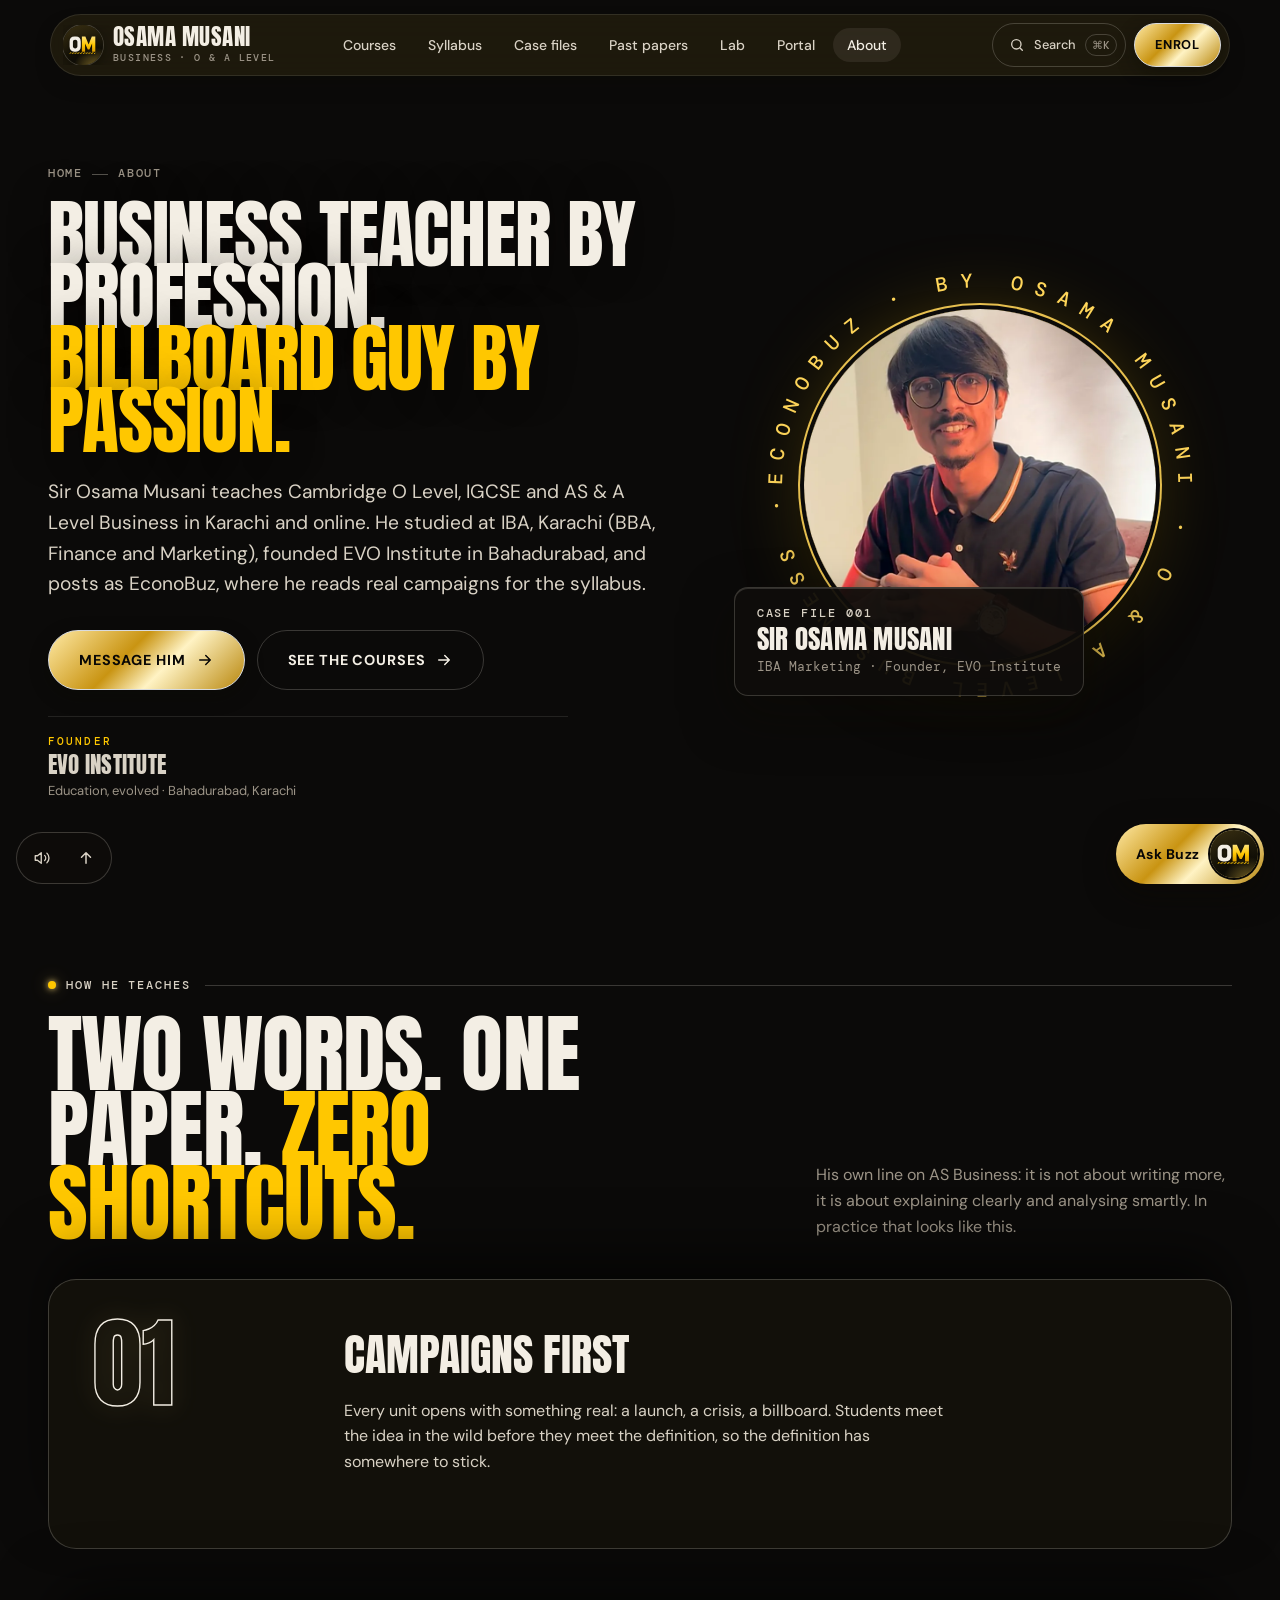
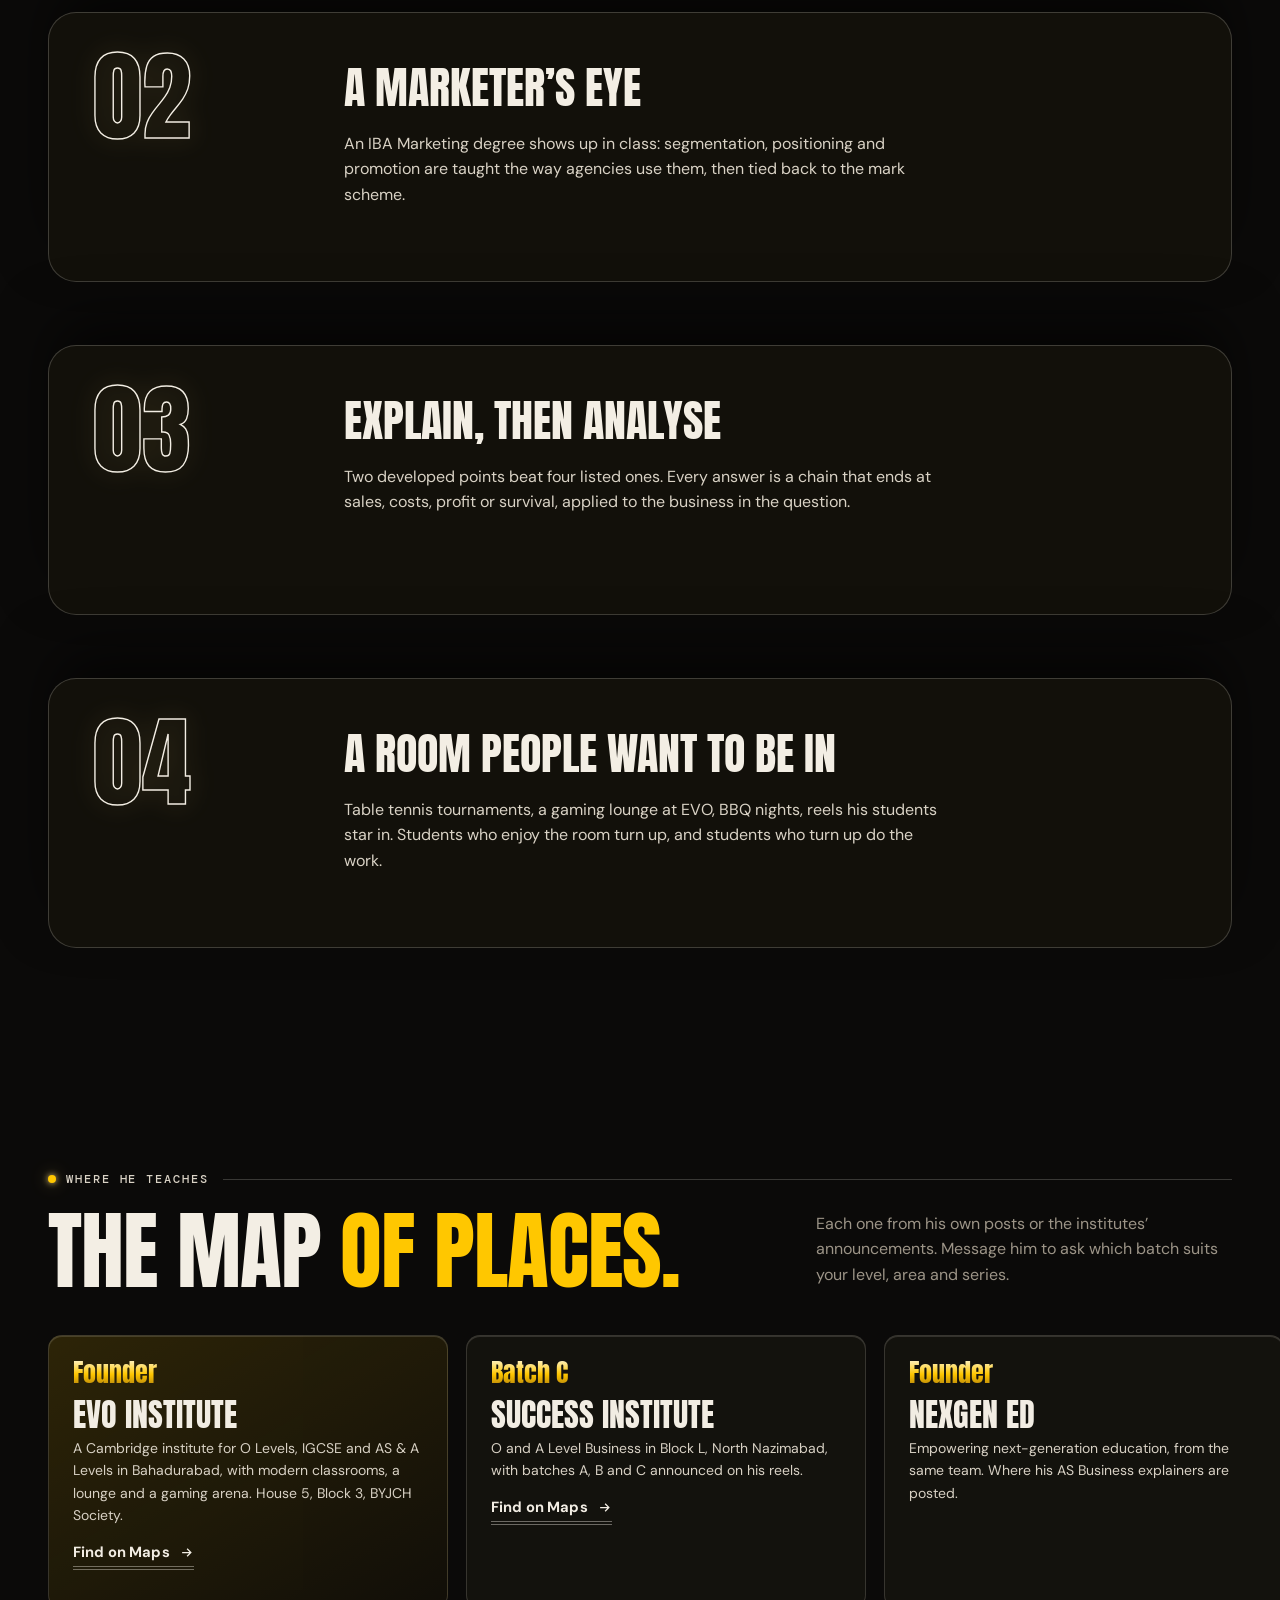
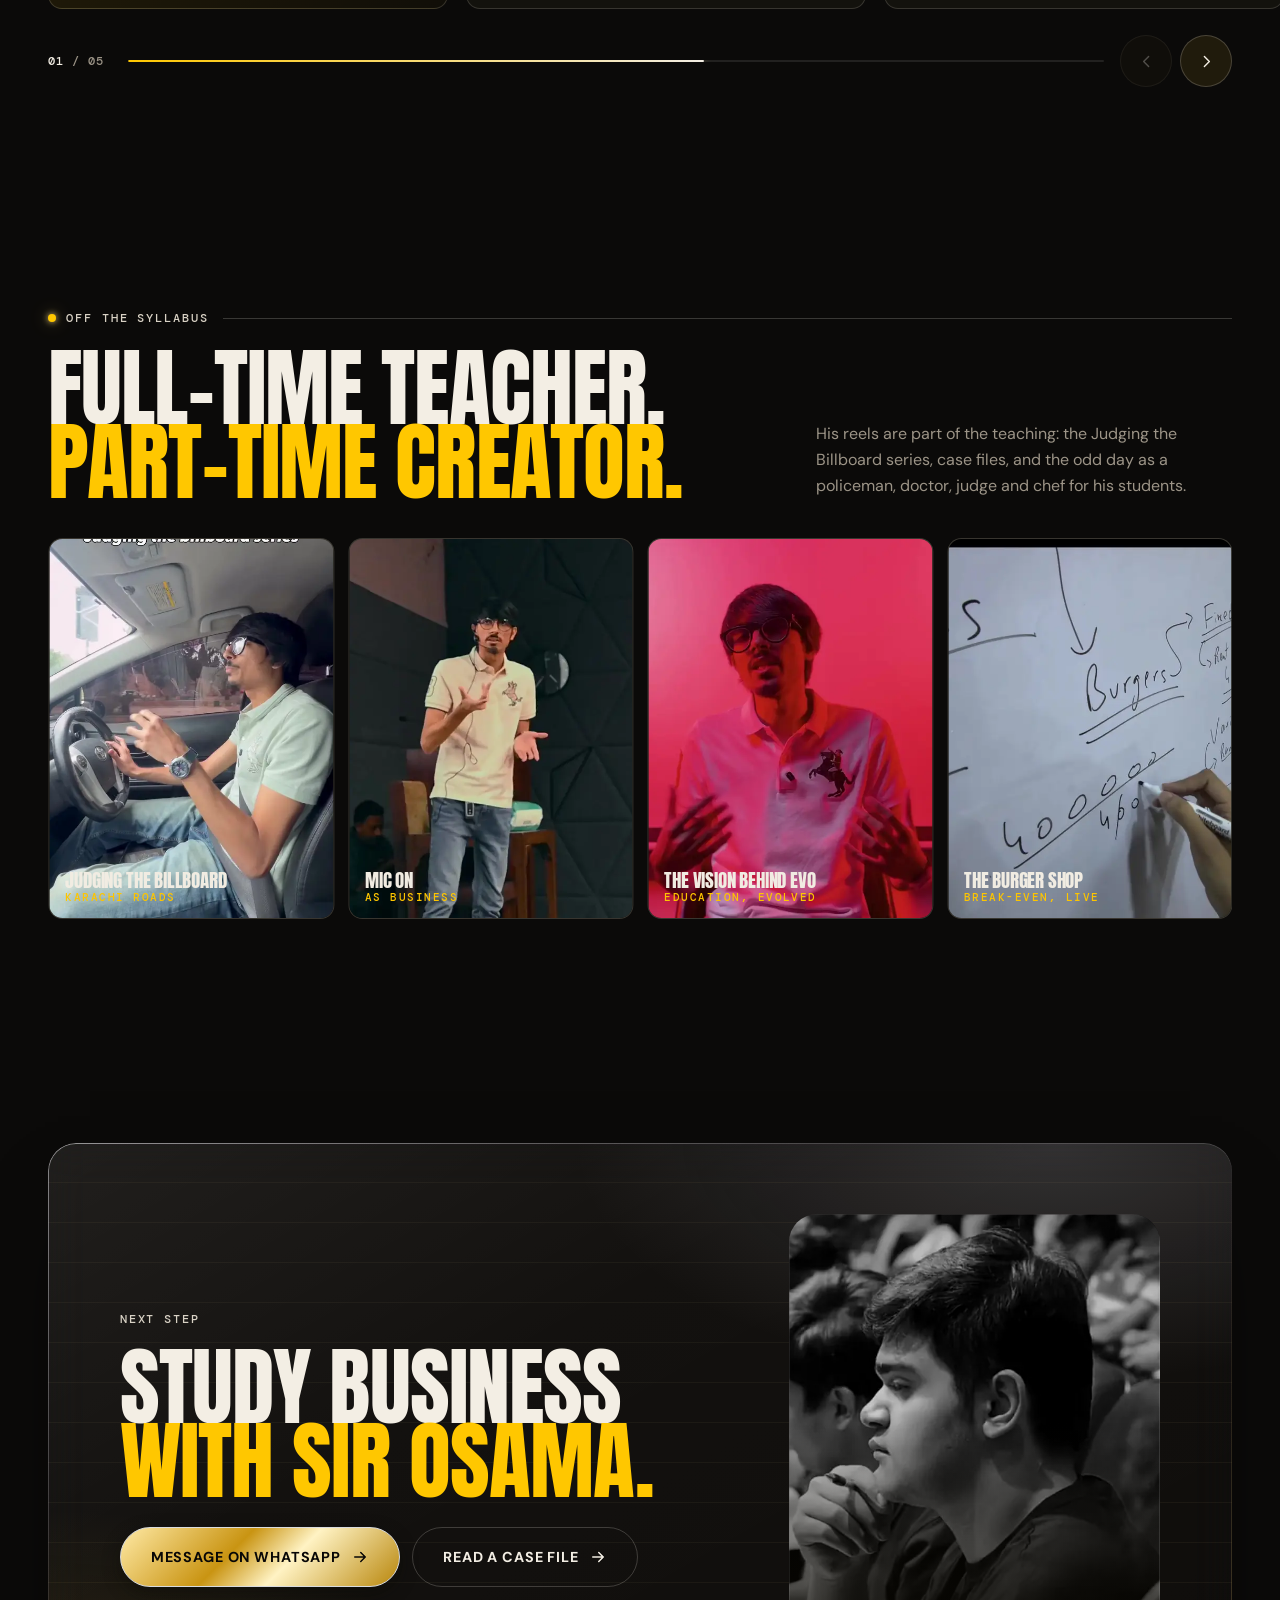
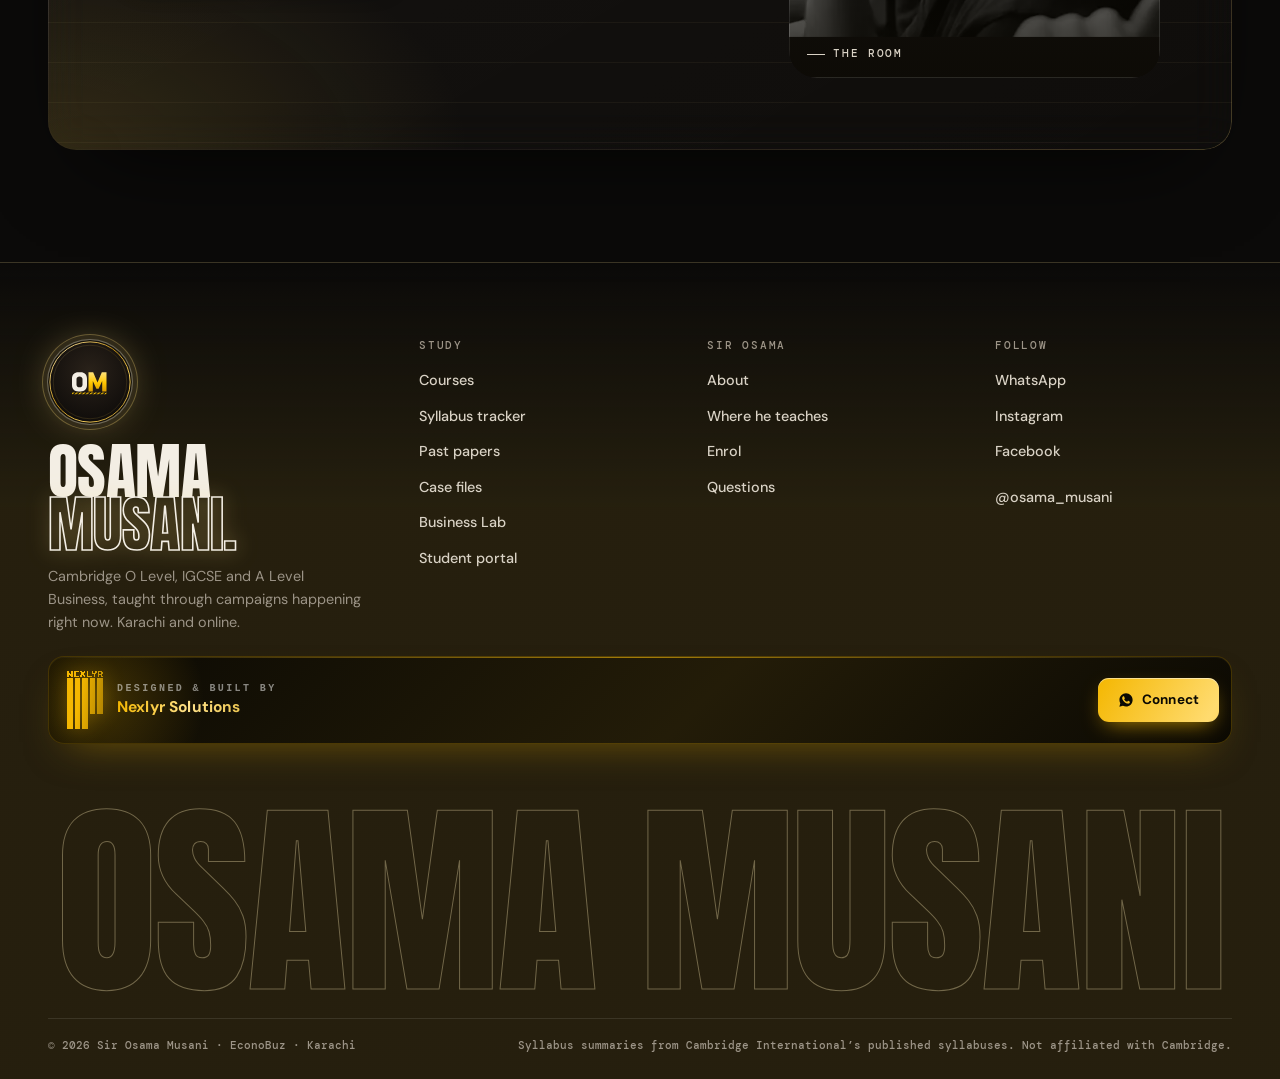
<file: about.html>
<!doctype html><html lang="en" data-theme="dark"><head><meta charset="utf-8"><meta name="viewport" content="width=device-width,initial-scale=1,viewport-fit=cover"><title>About Sir Osama Musani — Business teacher, Karachi</title><meta name="description" content="Sir Osama Musani teaches Cambridge Business in Karachi and online: IBA Marketing graduate, founder of EVO Institute, and the voice behind EconoBuz."><link rel="canonical" href="https://osama-musani.nexlyr.solutions/about.html"><meta name="theme-color" content="#0b0a09"><meta property="og:type" content="website"><meta property="og:site_name" content="Sir Osama Musani · Business"><meta property="og:title" content="About Sir Osama Musani — Business teacher, Karachi"><meta property="og:description" content="Sir Osama Musani teaches Cambridge Business in Karachi and online: IBA Marketing graduate, founder of EVO Institute, and the voice behind EconoBuz."><meta property="og:url" content="https://osama-musani.nexlyr.solutions/about.html"><meta property="og:image" content="https://osama-musani.nexlyr.solutions/og.jpg"><meta property="og:image:width" content="1200"><meta property="og:image:height" content="630"><meta name="twitter:card" content="summary_large_image"><link rel="icon" type="image/svg+xml" href="favicon.svg"><link rel="apple-touch-icon" href="apple-touch-icon.png"><script>(function(){var d=document.documentElement;d.dataset.theme="dark";try{if(!sessionStorage.getItem("om-seen"))d.classList.add("ld-on");}catch(e){}})();</script><script type="application/ld+json">{"@context": "https://schema.org", "@type": "Person", "@id": "https://osama-musani.nexlyr.solutions/#person", "name": "Sir Osama Musani", "alternateName": ["Osama Musani", "EconoBuz by Osama Musani"], "jobTitle": "Business teacher", "description": "Cambridge O Level, IGCSE and AS & A Level Business teacher in Karachi. IBA Marketing graduate, founder of EVO Institute, and the creator of EconoBuz.", "knowsAbout": ["Business Studies", "Marketing", "Cambridge O Level Business 7081", "Cambridge IGCSE Business 0264", "Cambridge International AS & A Level Business 9609"], "alumniOf": {"@type": "CollegeOrUniversity", "name": "Institute of Business Administration, Karachi"}, "worksFor": [{"@type": "EducationalOrganization", "name": "EVO Institute"}, {"@type": "EducationalOrganization", "name": "Success Institute"}], "address": {"@type": "PostalAddress", "addressLocality": "Karachi", "addressCountry": "PK"}, "telephone": "+92 331 3294318", "sameAs": ["https://www.instagram.com/econobuz/", "https://www.instagram.com/osama_musani/", "https://www.facebook.com/osama.musani.1"], "url": "https://osama-musani.nexlyr.solutions/"}</script><link rel="preload" href="assets/fonts/anton-latin-400-normal.woff2?v=912c3c9f" as="font" type="font/woff2" crossorigin><link rel="preload" href="assets/fonts/dm-sans-latin-400-normal.woff2?v=a220a328" as="font" type="font/woff2" crossorigin><link rel="stylesheet" href="assets/site.css?v=2de67554"><style>@layer base{.ab-g{display:grid;grid-template-columns:minmax(0,1.1fr) minmax(0,.9fr);gap:clamp(24px,5vw,72px);align-items:center}
.ab-fig{position:relative;margin:0;justify-self:end;width:min(470px,100%)}
.ab-frame{position:relative;aspect-ratio:4/5;border-radius:240px 240px 24px 24px;overflow:hidden;
  background:radial-gradient(closest-side at 50% 45%,rgba(181,179,191,.3),rgba(140,115,40,.22) 60%,transparent 90%),repeating-linear-gradient(180deg,transparent 0 31px,var(--ruling) 31px 32px),var(--glass-solid);box-shadow:var(--hi),inset 0 0 0 1px var(--line-w),var(--shadow)}
.ab-frame::after{content:"";position:absolute;inset:10px;border-radius:232px 232px 16px 16px;border:1px solid color-mix(in srgb,var(--brass) 45%,transparent);pointer-events:none}
.ab-frame img{position:absolute;left:50%;bottom:0;width:auto;height:95%;max-width:none;transform:translateX(-50%);filter:drop-shadow(0 20px 40px rgba(0,0,0,.4))}
.ab-fig .plate{position:absolute;left:-8%;bottom:8%;display:grid;gap:6px;padding:18px 22px;border-radius:18px;border:1px solid var(--line-w);background:var(--glass-solid);-webkit-backdrop-filter:blur(18px);backdrop-filter:blur(18px);box-shadow:var(--hi),var(--shadow)}
.ab-fig .plate b{font:500 1.45rem/1 var(--f-display);letter-spacing:-.015em}
.ab-credo{margin-top:28px;padding-top:22px;border-top:1px solid var(--rule)}
.ab-fig .plate .pl-sub{font-size:12.5px;color:var(--ink-3)}
.ap-g{display:grid;grid-template-columns:repeat(2,minmax(0,1fr));gap:clamp(14px,1.6vw,20px);--rw-t:min(360px,84%)}
.ap{padding:clamp(24px,3vw,36px) clamp(22px,3vw,34px) clamp(22px,3vw,32px) clamp(52px,5vw,66px)}
.ap .h3{margin:10px 0 12px}
.ap p{font-size:15px;color:var(--ink-2)}
.tl{counter-reset:t;--rg:18px}
.tl-i{display:grid;grid-template-rows:auto auto 1fr;align-content:start;gap:14px;padding:0 24px 24px}
.tl-ph,.tl-media{height:190px;margin:0 -24px 6px;border-radius:0}
.tl-media{position:relative;display:flex;align-items:flex-end;justify-content:space-between;gap:12px;padding:18px 24px;background:radial-gradient(90% 100% at 80% 0%,rgba(181,179,191,.2),transparent 60%),repeating-linear-gradient(180deg,transparent 0 23px,rgba(202,181,118,.07) 23px 24px),linear-gradient(160deg,#2c240d,#100d05)}
.tl-media .credo{flex-direction:column;align-items:flex-start;gap:8px}
.tl-media .credo-t{display:none}
.tl-media .credo-plate{--cw:150px;--chh:56px}
.tl-por{position:absolute;right:24px;bottom:0;margin:0;width:150px;height:170px;border-radius:80px 80px 0 0;overflow:hidden;background:linear-gradient(180deg,#f7f7f8,#e7e6ea);box-shadow:inset 0 0 0 1px rgba(128,124,146,.55),0 18px 36px -18px rgba(0,0,0,.7)}
.tl-por img{width:100%;height:100%;object-fit:cover;object-position:50% 15%;mix-blend-mode:multiply}
.tl-yt>img{filter:grayscale(1) contrast(1.15) brightness(.85)}
.tl-k{font:italic 500 1.6rem/1 var(--f-display);background:var(--gold-text);-webkit-background-clip:text;background-clip:text;-webkit-text-fill-color:transparent;padding-right:.08em}
.tl-i .h3{font-size:1.4rem}
.tl-i p{margin:8px 0 12px;font-size:14px;color:var(--ink-2)}
.iv{padding:clamp(24px,3vw,40px) clamp(22px,3vw,40px) clamp(22px,3vw,34px) clamp(56px,6vw,76px);display:grid;gap:0}
.iv-r{display:grid;grid-template-columns:220px 1fr;gap:24px;padding:20px 0;border-bottom:1px dashed var(--rule)}
.iv-q{font:500 11.5px/1.4 var(--f-mono);letter-spacing:.12em;text-transform:uppercase;color:var(--brass);padding-top:8px}
.iv blockquote{margin:0;font:italic 500 clamp(1.3rem,2.1vw,1.85rem)/1.3 var(--f-display);letter-spacing:-.015em}
.iv-src{margin-top:20px;justify-self:start}
.so-g{display:grid;grid-template-columns:repeat(4,minmax(0,1fr));gap:14px;--rw-t:min(300px,78%)}
.so{display:grid;gap:6px;padding:22px}
.so b{font:500 1.3rem/1.15 var(--f-display);letter-spacing:-.01em;margin-top:8px}
.so span:not(.folio){font:500 12.5px/1 var(--f-mono);color:var(--brass)}
.so p{margin-top:8px;font-size:14px;color:var(--ink-2)}
@media (max-width:1000px){.ab-g{grid-template-columns:1fr}.ab-fig{justify-self:center}}
@media (max-width:640px){.iv-r{grid-template-columns:1fr;gap:6px}.ab-fig .plate{left:0}.tl-media,.tl-ph{height:170px}.tl-por{width:124px;height:150px}.tl-media .credo-plate{--cw:120px;--chh:48px}}}
/* About · medallion portrait, places, reel stills */
.ab-hero .display{font-size:clamp(2.8rem,1.2rem + 4.4vw,5.6rem)}
.ab-med{position:relative;justify-self:center;width:min(440px,100%);aspect-ratio:1;margin:0;display:grid;place-items:center}
.ab-ring{position:absolute;inset:0}
.ab-ring svg{width:100%;height:100%;overflow:visible;animation:hbSpin 70s linear infinite}
.ab-ring text{font:500 9px var(--f-mono);letter-spacing:.24em;fill:var(--v-gold-2)}
.ab-disc{position:relative;width:80%;aspect-ratio:1;border-radius:50%;overflow:hidden;box-shadow:0 0 0 4px #0b0a09,0 0 0 6px var(--v-gold),0 40px 80px -30px rgb(0 0 0 / .9),0 0 90px -20px rgb(255 199 0 / .35)}
.ab-disc img{width:100%;height:100%;object-fit:cover}
.ab-med .plate{position:absolute;left:-6%;bottom:2%;z-index:3;background:rgb(15 13 11 / .94)!important}
.tl-i{padding-top:24px}
.tl-x{background:linear-gradient(150deg,rgb(255 199 0 / .14),rgb(255 199 0 / .03))!important}
.ab-gal{grid-template-columns:repeat(4,minmax(0,1fr))}
.ab-ph{margin:0;padding:0;overflow:hidden;position:relative;aspect-ratio:3/4}
.ab-ph img{width:100%;height:100%;object-fit:cover;filter:grayscale(.3)}
.ab-ph::after{content:"";position:absolute;inset:0;background:linear-gradient(180deg,transparent 50%,rgb(11 10 9 / .88))}
.ab-ph figcaption{position:absolute;left:16px;right:16px;bottom:14px;z-index:1;display:grid;gap:4px}
.ab-ph figcaption b{font:400 1.2rem/1 var(--f-display);text-transform:uppercase;color:var(--ink)}
.ab-ph figcaption span{font:500 10.5px/1 var(--f-mono);letter-spacing:.14em;text-transform:uppercase;color:var(--volt)}
.cta-kk{padding:0;overflow:hidden;background:#141010}
.cta-kk img{width:100%;height:100%;object-fit:cover}
@media (max-width:960px){.ab-gal{grid-template-columns:1fr 1fr}}
@media (max-width:640px){.ab-med{width:min(320px,88%)}.ab-med .plate{left:-2%}}
</style></head><body data-page="about"><a class="skip" href="#main">Skip to content</a><div class="bg-base" aria-hidden="true"></div><div class="aurora" aria-hidden="true"><i></i><i></i><i></i></div><canvas id="bg3d" aria-hidden="true"></canvas><div class="bg-veil" aria-hidden="true"></div><div class="grain" aria-hidden="true"></div><div class="ldx" aria-hidden="true"><div class="ldx-fill"><div class="ldx-grp"><div class="ldx-w">OSAMA<div class="ldx-gold"><img src="assets/img/osama-musani.webp?v=b2573896" alt="" decoding="async"><i class="ldx-shine"></i></div><i class="ldx-crest"></i></div><div class="ldx-s">O, IGCSE &amp; A Level Business &middot; Karachi</div></div></div><div class="ldx-ink"><div class="ldx-grp"><div class="ldx-w"><span class="ldx-i"><i>O</i></span><span><i>S</i></span><span><i>A</i></span><span><i>M</i></span><span><i>A</i></span></div><div class="ldx-s"><span>O, IGCSE &amp; A Level Business &middot; Karachi</span></div></div></div><div class="ldx-m ldx-tl"><img src="assets/img/om-mark.svg?v=88080bf9" alt="" width="195" height="122"><span>Sir Osama Musani</span></div><div class="ldx-m ldx-tr">EconoBuz &middot; Case file 001</div><div class="ldx-m ldx-bl"><b id="ldN">000</b><span>Opening the case file</span></div><div class="ldx-m ldx-br">O Level 7115 / 7081 &middot; IGCSE 0450 / 0264<br>AS &amp; A Level 9609</div></div><div class="pt" aria-hidden="true"><div class="pt-bg"></div><div class="pt-in"><span class="pt-f"></span><div class="pt-w"></div></div><i class="pt-line"></i></div><i class="sprog" aria-hidden="true"></i><header class="nav"><a class="brand" href="index.html" aria-label="Sir Osama Musani, home"><span class="seal" aria-hidden="true"><img src="assets/img/om-mark.svg?v=88080bf9" alt="" width="195" height="122" decoding="async"></span><span class="brand-t"><b>Osama Musani</b><span>Business · O &amp; A Level</span></span></a><nav class="nav-links" aria-label="Main"><a href="courses.html">Courses</a><a href="syllabus.html">Syllabus</a><a href="cases.html">Case files</a><a href="past-papers.html">Past papers</a><a href="lab.html">Lab</a><a href="portal.html">Portal</a><a href="about.html" aria-current="page">About</a></nav><div class="nav-r"><button class="nav-search" type="button" data-cmdk aria-label="Search the site"><svg viewBox="0 0 24 24" fill="none" stroke="currentColor" stroke-width="2" stroke-linecap="round"><circle cx="11" cy="11" r="7"/><path d="m20 20-3.5-3.5"/></svg><span>Search</span><kbd>⌘K</kbd></button><a class="btn btn-pri btn-sm btn-enrol" href="contact.html#enrol">Enrol</a><button class="burger" type="button" aria-label="Menu" aria-expanded="false" aria-controls="menu"><span></span><span></span></button></div></header><div class="menu" id="menu" aria-hidden="true"><nav aria-label="Mobile"><a href="index.html"><small>01</small>Home<i>f.01</i></a><a href="courses.html"><small>02</small>Courses<i>f.02</i></a><a href="syllabus.html"><small>03</small>Syllabus<i>f.03</i></a><a href="cases.html"><small>04</small>Case files<i>f.04</i></a><a href="past-papers.html"><small>05</small>Past papers<i>f.05</i></a><a href="lab.html"><small>06</small>Lab<i>f.06</i></a><a href="portal.html"><small>07</small>Portal<i>f.07</i></a><a href="about.html" aria-current="page"><small>08</small>About<i>f.08</i></a><a href="contact.html"><small>09</small>Contact<i>f.09</i></a></nav><div class="menu-foot"><a class="btn btn-pri" data-wa="Assalam o Alaikum Sir, I would like to enrol in Business with Sir Osama Musani." href="contact.html#enrol" target="_blank" rel="noopener">WhatsApp</a><a class="btn btn-sm mf-portal" href="portal.html">Student portal</a><button class="btn btn-sm" type="button" data-sound-toggle>Sound</button></div></div><main id="main"><section class="phero ab-hero" data-shape="om" data-shape-x=".5" data-shape-y=".05" data-shape-s=".85" data-shape-a=".55" data-shape-mx="0" data-shape-my="-.42" data-shape-ms=".56" data-shape-ma=".24">
  <div class="wrap ab-g">
    <div>
      <nav class="crumbs" aria-label="Breadcrumb"><a href="index.html">Home</a><i></i><span>About</span></nav>
      <h1 class="display" data-split>Business teacher by profession. <em>Billboard guy by passion.</em></h1>
      <p class="lede" data-rv>Sir Osama Musani teaches Cambridge O Level, IGCSE and AS &amp; A Level Business in Karachi and online. He studied at IBA, Karachi (BBA, Finance and Marketing), founded EVO Institute in Bahadurabad, and posts as EconoBuz, where he reads real campaigns for the syllabus.</p>
      <div class="hero-cta" data-rv style="display:flex;flex-wrap:wrap;gap:12px;margin-top:30px"><a class="btn btn-pri btn-lg" data-mag data-wa="Assalam o Alaikum Sir, I would like to join your Business classes." href="contact.html#enrol">Message him <svg class="arr" viewBox="0 0 24 24" fill="none" stroke="currentColor" stroke-width="2" stroke-linecap="round" stroke-linejoin="round"><path d="M5 12h14M13 6l6 6-6 6"/></svg></a><a class="btn btn-lg" href="courses.html">See the courses</a></div>
      <div class="hero-inst" data-rv style="--d:.5s"><span class="hi-k">Founder</span><b>EVO Institute</b><span class="hi-s">Education, evolved &middot; Bahadurabad, Karachi</span></div>
    </div>
    <figure class="ab-fig ab-med" data-rv="fade">
      <div class="ab-ring" aria-hidden="true"><svg viewBox="0 0 200 200"><defs><path id="abR" d="M100 100m-90 0a90 90 0 1 1 180 0a90 90 0 1 1-180 0"/></defs><text><textPath href="#abR" textLength="560">ECONOBUZ &#183; BY OSAMA MUSANI &#183; O &amp; A LEVEL BUSINESS &#183; </textPath></text></svg></div>
      <div class="ab-disc"><img src="assets/img/osama-musani.webp?v=b2573896" alt="Sir Osama Musani" width="800" height="800" decoding="async"></div>
      <figcaption class="plate"><span class="folio">Case file 001</span><b>Sir Osama Musani</b><span class="pl-sub">IBA Marketing &middot; Founder, EVO Institute</span></figcaption>
    </figure>
  </div>
</section>

<section class="sec" id="approach" data-shape="chart" data-shape-x="-.6" data-shape-y="-.12" data-shape-s=".6" data-shape-a=".35" data-shape-my="-.5" data-shape-ms=".36">
  <div class="wrap">
    <div class="sec-head">
      <div class="meta"><span class="folio">How he teaches</span><span class="hair"></span></div>
      <h2 class="title" data-split>Two words. One paper. <em>Zero shortcuts.</em></h2>
      <p class="lede" data-rv>His own line on AS Business: it is not about writing more, it is about explaining clearly and analysing smartly. In practice that looks like this.</p>
    </div>
    <div class="ap-g" data-stack>
      <article class="card ruled ap" data-rv><span class="folio">01</span><h3 class="h3">Campaigns first</h3><p>Every unit opens with something real: a launch, a crisis, a billboard. Students meet the idea in the wild before they meet the definition, so the definition has somewhere to stick.</p></article>
      <article class="card ruled ap" data-rv style="--d:.06s"><span class="folio">02</span><h3 class="h3">A marketer&rsquo;s eye</h3><p>An IBA Marketing degree shows up in class: segmentation, positioning and promotion are taught the way agencies use them, then tied back to the mark scheme.</p></article>
      <article class="card ruled ap" data-rv style="--d:.12s"><span class="folio">03</span><h3 class="h3">Explain, then analyse</h3><p>Two developed points beat four listed ones. Every answer is a chain that ends at sales, costs, profit or survival, applied to the business in the question.</p></article>
      <article class="card ruled ap" data-rv style="--d:.18s"><span class="folio">04</span><h3 class="h3">A room people want to be in</h3><p>Table tennis tournaments, a gaming lounge at EVO, BBQ nights, reels his students star in. Students who enjoy the room turn up, and students who turn up do the work.</p></article>
    </div>
  </div>
</section>

<section class="sec" id="where" data-shape="sphere" data-shape-x="-.55" data-shape-y=".05" data-shape-s=".72" data-shape-a=".45" data-shape-spin=".06" data-shape-my="-.5" data-shape-ms=".4">
  <div class="wrap">
    <div class="sec-head">
      <div class="meta"><span class="folio">Where he teaches</span><span class="hair"></span></div>
      <h2 class="title" data-split>The map <em>of places.</em></h2>
      <p class="lede" data-rv>Each one from his own posts or the institutes&rsquo; announcements. Message him to ask which batch suits your level, area and series.</p>
    </div>
    <ol class="tl" data-rail="" style="--rw:min(400px,86%)">
      <li class="tl-i card tl-x" data-rv><span class="tl-k">Founder</span><div><h3 class="h3">EVO Institute</h3><p>A Cambridge institute for O Levels, IGCSE and AS &amp; A Levels in Bahadurabad, with modern classrooms, a lounge and a gaming arena. House 5, Block 3, BYJCH Society.</p><a class="link" target="_blank" rel="noopener" href="https://www.google.com/maps/search/?api=1&amp;query=EVO+Institute+Bahadurabad+Karachi">Find on Maps <svg class="arr" viewBox="0 0 24 24" fill="none" stroke="currentColor" stroke-width="2"><path d="M5 12h14M13 6l6 6-6 6"/></svg></a></div></li>
      <li class="tl-i card" data-rv><span class="tl-k">Batch C</span><div><h3 class="h3">Success Institute</h3><p>O and A Level Business in Block L, North Nazimabad, with batches A, B and C announced on his reels.</p><a class="link" target="_blank" rel="noopener" href="https://www.google.com/maps/search/?api=1&amp;query=Success+Institute+North+Nazimabad+Karachi">Find on Maps <svg class="arr" viewBox="0 0 24 24" fill="none" stroke="currentColor" stroke-width="2"><path d="M5 12h14M13 6l6 6-6 6"/></svg></a></div></li>
      <li class="tl-i card" data-rv><span class="tl-k">Founder</span><div><h3 class="h3">NexGen Ed</h3><p>Empowering next-generation education, from the same team. Where his AS Business explainers are posted.</p></div></li>
      <li class="tl-i card" data-rv><span class="tl-k">Faculty</span><div><h3 class="h3">Titan College</h3><p>Joined as a Business Studies teacher, announced by the college.</p><a class="link" target="_blank" rel="noopener" href="https://www.google.com/maps/search/?api=1&amp;query=Titan+College+Karachi">Find on Maps <svg class="arr" viewBox="0 0 24 24" fill="none" stroke="currentColor" stroke-width="2"><path d="M5 12h14M13 6l6 6-6 6"/></svg></a></div></li>
      <li class="tl-i card" data-rv><span class="tl-k">Faculty</span><div><h3 class="h3">Axora Academy</h3><p>Business Studies with Sir Osama, announced on the EconoBuz account.</p></div></li>
    </ol>
  </div>
</section>

<section class="sec" id="inside" data-shape="orbit" data-shape-x=".55" data-shape-a=".42" data-shape-s=".7" data-shape-spin=".06" data-shape-my=".5" data-shape-ms=".4">
  <div class="wrap">
    <div class="sec-head">
      <div class="meta"><span class="folio">Off the syllabus</span><span class="hair"></span></div>
      <h2 class="title" data-split>Full-time teacher. <em>Part-time creator.</em></h2>
      <p class="lede" data-rv>His reels are part of the teaching: the Judging the Billboard series, case files, and the odd day as a policeman, doctor, judge and chef for his students.</p>
    </div>
    <div class="so-g ab-gal" data-rail="t">
      <figure class="so card ab-ph" data-rv><img src="assets/img/g-car.webp?v=221b4f7f" alt="Filming the Judging the Billboard series in his car" width="540" height="720" loading="lazy" decoding="async"><figcaption><b>Judging the billboard</b><span>Karachi roads</span></figcaption></figure>
      <figure class="so card ab-ph" data-rv style="--d:.06s"><img src="assets/img/g-talk.webp?v=05aed786" alt="Teaching an AS class with a headset microphone" width="540" height="720" loading="lazy" decoding="async"><figcaption><b>Mic on</b><span>AS Business</span></figcaption></figure>
      <figure class="so card ab-ph" data-rv style="--d:.12s"><img src="assets/img/g-red.webp?v=5cec5870" alt="Talking about the vision behind EVO" width="540" height="720" loading="lazy" decoding="async"><figcaption><b>The vision behind EVO</b><span>Education, evolved</span></figcaption></figure>
      <figure class="so card ab-ph" data-rv style="--d:.18s"><img src="assets/img/g-board.webp?v=b8be0788" alt="The burger-shop break-even example on a whiteboard" width="540" height="720" loading="lazy" decoding="async"><figcaption><b>The burger shop</b><span>Break-even, live</span></figcaption></figure>
    </div>
  </div>
</section>

<section class="sec" data-shape="score" data-shape-x=".55" data-shape-a=".55" data-shape-spin=".04" data-shape-my=".35" data-shape-ms=".45">
  <div class="wrap">
    <div class="cta has-ph" data-rv>
      <div>
        <span class="folio">Next step</span>
        <h2 class="title" style="margin-top:18px">Study Business <em>with Sir Osama.</em></h2>
        <div class="cta-row">
          <a class="btn btn-pri btn-lg" data-mag data-wa="Assalam o Alaikum Sir, I would like to join your Business classes." href="contact.html#enrol">Message on WhatsApp <svg class="arr" viewBox="0 0 24 24" fill="none" stroke="currentColor" stroke-width="2" stroke-linecap="round" stroke-linejoin="round"><path d="M5 12h14M13 6l6 6-6 6"/></svg></a>
          <a class="btn btn-lg" href="cases.html">Read a case file</a>
        </div>
      </div>
      <figure class="ph cta-ph cta-kk" data-par aria-hidden="true">
        <img src="assets/img/g-hall.webp?v=a1a499c3" alt="" width="540" height="720" loading="lazy" decoding="async">
        <figcaption><span class="ph-cap">The room</span></figcaption>
      </figure>
    </div>
  </div>
</section>
</main>
<footer class="foot"><div class="wrap"><div class="foot-top"><div><img class="foot-logo" src="assets/img/om-logo.svg?v=1a003650" alt="Sir Osama Musani, O, IGCSE &amp; A Level Business" width="448" height="448" loading="lazy" decoding="async"><p class="foot-word">Osama<span>Musani.</span></p><p class="small" style="margin-top:14px;max-width:36ch">Cambridge O Level, IGCSE and A Level Business, taught through campaigns happening right now. Karachi and online.</p></div><div><h4>Study</h4><ul><li><a href="courses.html">Courses</a></li><li><a href="syllabus.html">Syllabus tracker</a></li><li><a href="past-papers.html">Past papers</a></li><li><a href="cases.html">Case files</a></li><li><a href="lab.html">Business Lab</a></li><li><a href="portal.html">Student portal</a></li></ul></div><div><h4>Sir Osama</h4><ul><li><a href="about.html">About</a></li><li><a href="about.html#where">Where he teaches</a></li><li><a href="contact.html#enrol">Enrol</a></li><li><a href="contact.html#faq">Questions</a></li></ul></div><div><h4>Follow</h4><ul><li><a data-wa="Assalam o Alaikum" href="contact.html">WhatsApp</a></li><li><a data-href="instagram" href="#">Instagram</a></li><li><a data-href="facebook" href="#">Facebook</a></li><li><a data-href="youtube" href="#">YouTube</a></li><li><a data-href="instagram2" href="#">@osama_musani</a></li><li><a data-href="linkedin" href="#">LinkedIn</a></li></ul></div></div><div class="nxb">
      <a class="nxb__id" href="https://nexlyr.solutions/" target="_blank" rel="noopener"
         aria-label="Nexlyr Solutions — the studio that designed and built this site">
        <span class="nxb__mk" aria-hidden="true"><svg viewBox="0 0 631 1011" xmlns="http://www.w3.org/2000/svg" shape-rendering="crispEdges" role="img" aria-label="Nexlyr Solutions logo"><defs><linearGradient id="nxbLogoG" gradientUnits="userSpaceOnUse" x1="277.4" y1="43.9" x2="724.3" y2="114.7"><stop offset="0" stop-color="#f4b701"/><stop offset="1" stop-color="#b38601"/></linearGradient></defs><g fill="url(#nxbLogoG)"><rect x="2.5" y="1" width="27.2" height="6.8"/><rect x="70.5" y="1" width="27.2" height="6.8"/><rect x="124.9" y="1" width="88.4" height="6.8"/><rect x="233.7" y="1" width="27.2" height="6.8"/><rect x="294.9" y="1" width="27.2" height="6.8"/><rect x="342.5" y="1" width="27.2" height="6.8"/><rect x="430.9" y="1" width="27.2" height="6.8"/><rect x="492.1" y="1" width="27.2" height="6.8"/><rect x="539.7" y="1" width="74.8" height="6.8"/><rect x="2.5" y="7.8" width="34" height="6.8"/><rect x="70.5" y="7.8" width="27.2" height="6.8"/><rect x="124.9" y="7.8" width="88.4" height="6.8"/><rect x="233.7" y="7.8" width="27.2" height="6.8"/><rect x="294.9" y="7.8" width="27.2" height="6.8"/><rect x="342.5" y="7.8" width="27.2" height="6.8"/><rect x="430.9" y="7.8" width="27.2" height="6.8"/><rect x="492.1" y="7.8" width="27.2" height="6.8"/><rect x="539.7" y="7.8" width="81.6" height="6.8"/><rect x="2.5" y="14.6" width="34" height="6.8"/><rect x="70.5" y="14.6" width="27.2" height="6.8"/><rect x="124.9" y="14.6" width="27.2" height="6.8"/><rect x="233.7" y="14.6" width="34" height="6.8"/><rect x="288.1" y="14.6" width="34" height="6.8"/><rect x="342.5" y="14.6" width="27.2" height="6.8"/><rect x="430.9" y="14.6" width="27.2" height="6.8"/><rect x="492.1" y="14.6" width="27.2" height="6.8"/><rect x="539.7" y="14.6" width="27.2" height="6.8"/><rect x="600.9" y="14.6" width="27.2" height="6.8"/><rect x="2.5" y="21.4" width="40.8" height="6.8"/><rect x="70.5" y="21.4" width="27.2" height="6.8"/><rect x="124.9" y="21.4" width="27.2" height="6.8"/><rect x="240.5" y="21.4" width="34" height="6.8"/><rect x="281.3" y="21.4" width="34" height="6.8"/><rect x="342.5" y="21.4" width="27.2" height="6.8"/><rect x="430.9" y="21.4" width="27.2" height="6.8"/><rect x="492.1" y="21.4" width="27.2" height="6.8"/><rect x="539.7" y="21.4" width="27.2" height="6.8"/><rect x="600.9" y="21.4" width="27.2" height="6.8"/><rect x="2.5" y="28.2" width="47.6" height="6.8"/><rect x="70.5" y="28.2" width="27.2" height="6.8"/><rect x="124.9" y="28.2" width="27.2" height="6.8"/><rect x="247.3" y="28.2" width="61.2" height="6.8"/><rect x="342.5" y="28.2" width="27.2" height="6.8"/><rect x="437.7" y="28.2" width="27.2" height="6.8"/><rect x="485.3" y="28.2" width="27.2" height="6.8"/><rect x="539.7" y="28.2" width="27.2" height="6.8"/><rect x="600.9" y="28.2" width="27.2" height="6.8"/><rect x="2.5" y="35" width="54.4" height="6.8"/><rect x="70.5" y="35" width="27.2" height="6.8"/><rect x="124.9" y="35" width="27.2" height="6.8"/><rect x="254.1" y="35" width="47.6" height="6.8"/><rect x="342.5" y="35" width="27.2" height="6.8"/><rect x="444.5" y="35" width="27.2" height="6.8"/><rect x="478.5" y="35" width="27.2" height="6.8"/><rect x="539.7" y="35" width="27.2" height="6.8"/><rect x="600.9" y="35" width="27.2" height="6.8"/><rect x="2.5" y="41.8" width="27.2" height="6.8"/><rect x="36.5" y="41.8" width="27.2" height="6.8"/><rect x="70.5" y="41.8" width="27.2" height="6.8"/><rect x="124.9" y="41.8" width="81.6" height="6.8"/><rect x="260.9" y="41.8" width="34" height="6.8"/><rect x="342.5" y="41.8" width="27.2" height="6.8"/><rect x="451.3" y="41.8" width="47.6" height="6.8"/><rect x="539.7" y="41.8" width="27.2" height="6.8"/><rect x="600.9" y="41.8" width="27.2" height="6.8"/><rect x="2.5" y="48.6" width="27.2" height="6.8"/><rect x="36.5" y="48.6" width="27.2" height="6.8"/><rect x="70.5" y="48.6" width="27.2" height="6.8"/><rect x="124.9" y="48.6" width="81.6" height="6.8"/><rect x="260.9" y="48.6" width="34" height="6.8"/><rect x="342.5" y="48.6" width="27.2" height="6.8"/><rect x="458.1" y="48.6" width="34" height="6.8"/><rect x="539.7" y="48.6" width="27.2" height="6.8"/><rect x="600.9" y="48.6" width="27.2" height="6.8"/><rect x="2.5" y="55.4" width="27.2" height="6.8"/><rect x="43.3" y="55.4" width="54.4" height="6.8"/><rect x="124.9" y="55.4" width="27.2" height="6.8"/><rect x="254.1" y="55.4" width="47.6" height="6.8"/><rect x="342.5" y="55.4" width="27.2" height="6.8"/><rect x="464.9" y="55.4" width="27.2" height="6.8"/><rect x="539.7" y="55.4" width="81.6" height="6.8"/><rect x="2.5" y="62.2" width="27.2" height="6.8"/><rect x="43.3" y="62.2" width="54.4" height="6.8"/><rect x="124.9" y="62.2" width="27.2" height="6.8"/><rect x="247.3" y="62.2" width="61.2" height="6.8"/><rect x="342.5" y="62.2" width="27.2" height="6.8"/><rect x="464.9" y="62.2" width="27.2" height="6.8"/><rect x="539.7" y="62.2" width="74.8" height="6.8"/><rect x="2.5" y="69" width="27.2" height="6.8"/><rect x="50.1" y="69" width="47.6" height="6.8"/><rect x="124.9" y="69" width="27.2" height="6.8"/><rect x="240.5" y="69" width="34" height="6.8"/><rect x="281.3" y="69" width="34" height="6.8"/><rect x="342.5" y="69" width="27.2" height="6.8"/><rect x="464.9" y="69" width="27.2" height="6.8"/><rect x="539.7" y="69" width="27.2" height="6.8"/><rect x="580.5" y="69" width="34" height="6.8"/><rect x="2.5" y="75.8" width="27.2" height="6.8"/><rect x="56.9" y="75.8" width="40.8" height="6.8"/><rect x="124.9" y="75.8" width="27.2" height="6.8"/><rect x="233.7" y="75.8" width="34" height="6.8"/><rect x="288.1" y="75.8" width="34" height="6.8"/><rect x="342.5" y="75.8" width="27.2" height="6.8"/><rect x="464.9" y="75.8" width="27.2" height="6.8"/><rect x="539.7" y="75.8" width="27.2" height="6.8"/><rect x="587.3" y="75.8" width="34" height="6.8"/><rect x="2.5" y="82.6" width="27.2" height="6.8"/><rect x="63.7" y="82.6" width="34" height="6.8"/><rect x="124.9" y="82.6" width="88.4" height="6.8"/><rect x="233.7" y="82.6" width="27.2" height="6.8"/><rect x="294.9" y="82.6" width="27.2" height="6.8"/><rect x="342.5" y="82.6" width="88.4" height="6.8"/><rect x="464.9" y="82.6" width="27.2" height="6.8"/><rect x="539.7" y="82.6" width="27.2" height="6.8"/><rect x="594.1" y="82.6" width="34" height="6.8"/><rect x="2.5" y="89.4" width="27.2" height="6.8"/><rect x="70.5" y="89.4" width="27.2" height="6.8"/><rect x="124.9" y="89.4" width="88.4" height="6.8"/><rect x="233.7" y="89.4" width="27.2" height="6.8"/><rect x="294.9" y="89.4" width="27.2" height="6.8"/><rect x="342.5" y="89.4" width="88.4" height="6.8"/><rect x="464.9" y="89.4" width="27.2" height="6.8"/><rect x="539.7" y="89.4" width="27.2" height="6.8"/><rect x="600.9" y="89.4" width="27.2" height="6.8"/><rect x="0" y="128" width="98.5" height="883"/><rect x="133.25" y="128" width="98.5" height="883"/><rect x="266.5" y="128" width="98.5" height="883"/><rect x="399.75" y="128" width="98.5" height="630"/><rect x="533" y="128" width="98.5" height="630"/></g></svg></span>
        <span class="nxb__tx"><span class="nxb__kk">Designed &amp; built by</span><span class="nxb__nm">Nexlyr Solutions</span></span>
      </a>
      <a class="nxb__go" target="_blank" rel="noopener"
         href="https://wa.me/923053687680?text=Hi%20Nexlyr%21%20I%20saw%20Sir%20Osama%20Musani%27s%20website%20and%20I%27d%20like%20a%20site%20like%20it."
         aria-label="Connect with Nexlyr Solutions on WhatsApp">
        <svg viewBox="0 0 24 24" fill="currentColor" aria-hidden="true"><path d="M12.04 2C6.58 2 2.14 6.44 2.14 11.9c0 1.75.46 3.45 1.32 4.95L2.05 22l5.28-1.38a9.86 9.86 0 0 0 4.71 1.2c5.46 0 9.9-4.44 9.9-9.9S17.5 2 12.04 2zm5.8 14.06c-.24.68-1.4 1.3-1.94 1.35-.5.05-1.13.07-1.82-.11-.42-.13-.96-.31-1.65-.61-2.9-1.25-4.8-4.17-4.95-4.37-.14-.2-1.18-1.57-1.18-3s.75-2.13 1.02-2.42c.26-.29.58-.36.77-.36l.55.01c.18.01.42-.07.65.5.24.58.82 2 .89 2.14.07.15.12.32.02.51-.09.2-.14.32-.28.49l-.42.49c-.14.14-.28.29-.12.57.16.29.72 1.18 1.54 1.91 1.06.94 1.95 1.23 2.23 1.37.28.15.44.12.6-.07.17-.2.7-.81.88-1.09.19-.29.37-.24.63-.14.25.09 1.62.76 1.9.9.28.15.46.22.53.34.07.12.07.68-.17 1.34z"/></svg>
        Connect
      </a>
    </div><div class="foot-mark" aria-hidden="true"><div class="fm-o">OSAMA MUSANI</div><div class="fm-f">OSAMA MUSANI</div></div><div class="foot-meta"><span>© <span data-year>2026</span> Sir Osama Musani · EconoBuz · Karachi</span><span>Syllabus summaries from Cambridge International’s published syllabuses. Not affiliated with Cambridge.</span></div></div></footer><div class="dock" role="toolbar" aria-label="Display"><button type="button" data-sound-btn aria-label="Sound"></button><button type="button" data-top-btn aria-label="Back to top"><svg class="ring" viewBox="0 0 34 34" aria-hidden="true"><circle cx="17" cy="17" r="16"/></svg><svg viewBox="0 0 24 24" fill="none" stroke="currentColor" stroke-width="2" stroke-linecap="round" stroke-linejoin="round"><path d="M12 19V5M6 11l6-6 6 6"/></svg></button></div><button class="fab" type="button" aria-controls="bot" aria-expanded="false"><span class="seal" aria-hidden="true"><img src="assets/img/om-mark.svg?v=88080bf9" alt="" width="195" height="122" decoding="async"></span><span class="t">Ask Buzz</span></button><nav class="mbar" aria-label="Quick actions"><button class="mb-ask" type="button" data-ask><span class="seal" aria-hidden="true"><img src="assets/img/om-mark.svg?v=88080bf9" alt="" width="195" height="122" decoding="async"></span><span class="mb-t"><small>Ask</small><b>Buzz</b></span></button><a class="btn btn-pri mb-enrol" data-wa="Assalam o Alaikum Sir, I would like to enrol in Business classes with Sir Osama Musani." href="contact.html#enrol" target="_blank" rel="noopener">Enrol <svg class="ic" viewBox="0 0 24 24" fill="currentColor"><path d="M12 2a10 10 0 0 0-8.6 15.1L2 22l5-1.3A10 10 0 1 0 12 2zm5.3 14.1c-.2.6-1.3 1.2-1.8 1.2-.5.1-1 .2-3.3-.7-2.8-1.1-4.6-4-4.7-4.2-.1-.2-1.1-1.5-1.1-2.9s.7-2 1-2.3c.3-.3.6-.3.8-.3h.6c.2 0 .4 0 .6.5l.8 2c.1.2.1.4 0 .5l-.4.6-.4.4c-.1.1-.3.3-.1.6.2.3.8 1.3 1.7 2.1 1.2 1 2.1 1.3 2.4 1.5.3.1.5.1.6-.1l.8-1c.2-.3.4-.2.6-.1l1.9.9c.3.1.5.2.5.3.1.2.1.7-.1 1.3z"/></svg></a><button class="mb-ic" type="button" data-cmdk aria-label="Search the site"><svg viewBox="0 0 24 24" fill="none" stroke="currentColor" stroke-width="2" stroke-linecap="round"><circle cx="11" cy="11" r="7"/><path d="m20 20-3.5-3.5"/></svg></button></nav><div class="bot" id="bot" role="dialog" aria-label="Ask Buzz" aria-hidden="true"><div class="bot-h"><span class="seal" aria-hidden="true"><img src="assets/img/om-mark.svg?v=88080bf9" alt="" width="195" height="122" decoding="async"></span><div><b>Buzz</b><small><i></i>Help desk · answers instantly</small></div><button class="xbtn" type="button" aria-label="Close">×</button></div><div class="bot-log" aria-live="polite"></div><div class="bot-chips"><button class="chip" type="button">Fees and timings</button><button class="chip" type="button" data-q="Where does he teach?">Where he teaches</button><button class="chip" type="button" data-q="Are classes online or on-site?">Online or on-site?</button><button class="chip" type="button" data-q="How long is 9609 paper 1?">9609 Paper 1 length</button><button class="chip" type="button" data-q="break-even formula">Break-even formula</button><button class="chip" type="button" data-q="What is opportunity cost">Opportunity cost?</button><button class="chip" type="button" data-q="Herzberg">Herzberg</button></div><form class="bot-f" autocomplete="off"><input type="text" placeholder="Ask about classes, a topic or a formula…" aria-label="Your question"><button type="submit" aria-label="Send"><svg viewBox="0 0 24 24" fill="none" stroke="currentColor" stroke-width="2" stroke-linecap="round" stroke-linejoin="round"><path d="M5 12h14M13 6l6 6-6 6"/></svg></button></form></div><div class="cmdk" id="cmdk" role="dialog" aria-modal="true" aria-label="Search" aria-hidden="true"><div class="scrim"></div><div class="cmdk-box"><div class="cmdk-in"><svg viewBox="0 0 24 24" fill="none" stroke="currentColor" stroke-width="2" stroke-linecap="round"><circle cx="11" cy="11" r="7"/><path d="m20 20-3.5-3.5"/></svg><input id="cmdkIn" placeholder="Jump to a page, topic, tool or action…" autocomplete="off" aria-label="Search"><kbd>esc</kbd></div><div class="cmdk-list" id="cmdkList" role="listbox"></div><div class="cmdk-foot"><span>↑↓ move</span><span>↵ open</span><span>/ or ⌘K</span></div></div></div><div class="modal" id="modal" aria-hidden="true"><div class="scrim" data-close></div><div class="modal-box" role="dialog" aria-modal="true"><button class="xbtn" type="button" data-close aria-label="Close">×</button><div id="modalBody"></div></div></div><div class="cursor" aria-hidden="true"><i class="c-dot"></i><i class="c-ring"></i></div><script src="assets/vendor/gsap.min.js?v=47da594c"></script><script src="assets/vendor/ScrollTrigger.min.js?v=ba1fa78e"></script><script src="assets/vendor/lenis.min.js?v=79e3a064"></script><script>window.RA_THREE="assets/vendor/three.min.js?v=eb854986"</script><script src="config.js?v=3f49d761"></script><script src="assets/app.js?v=596770b4"></script></body></html>
</file>
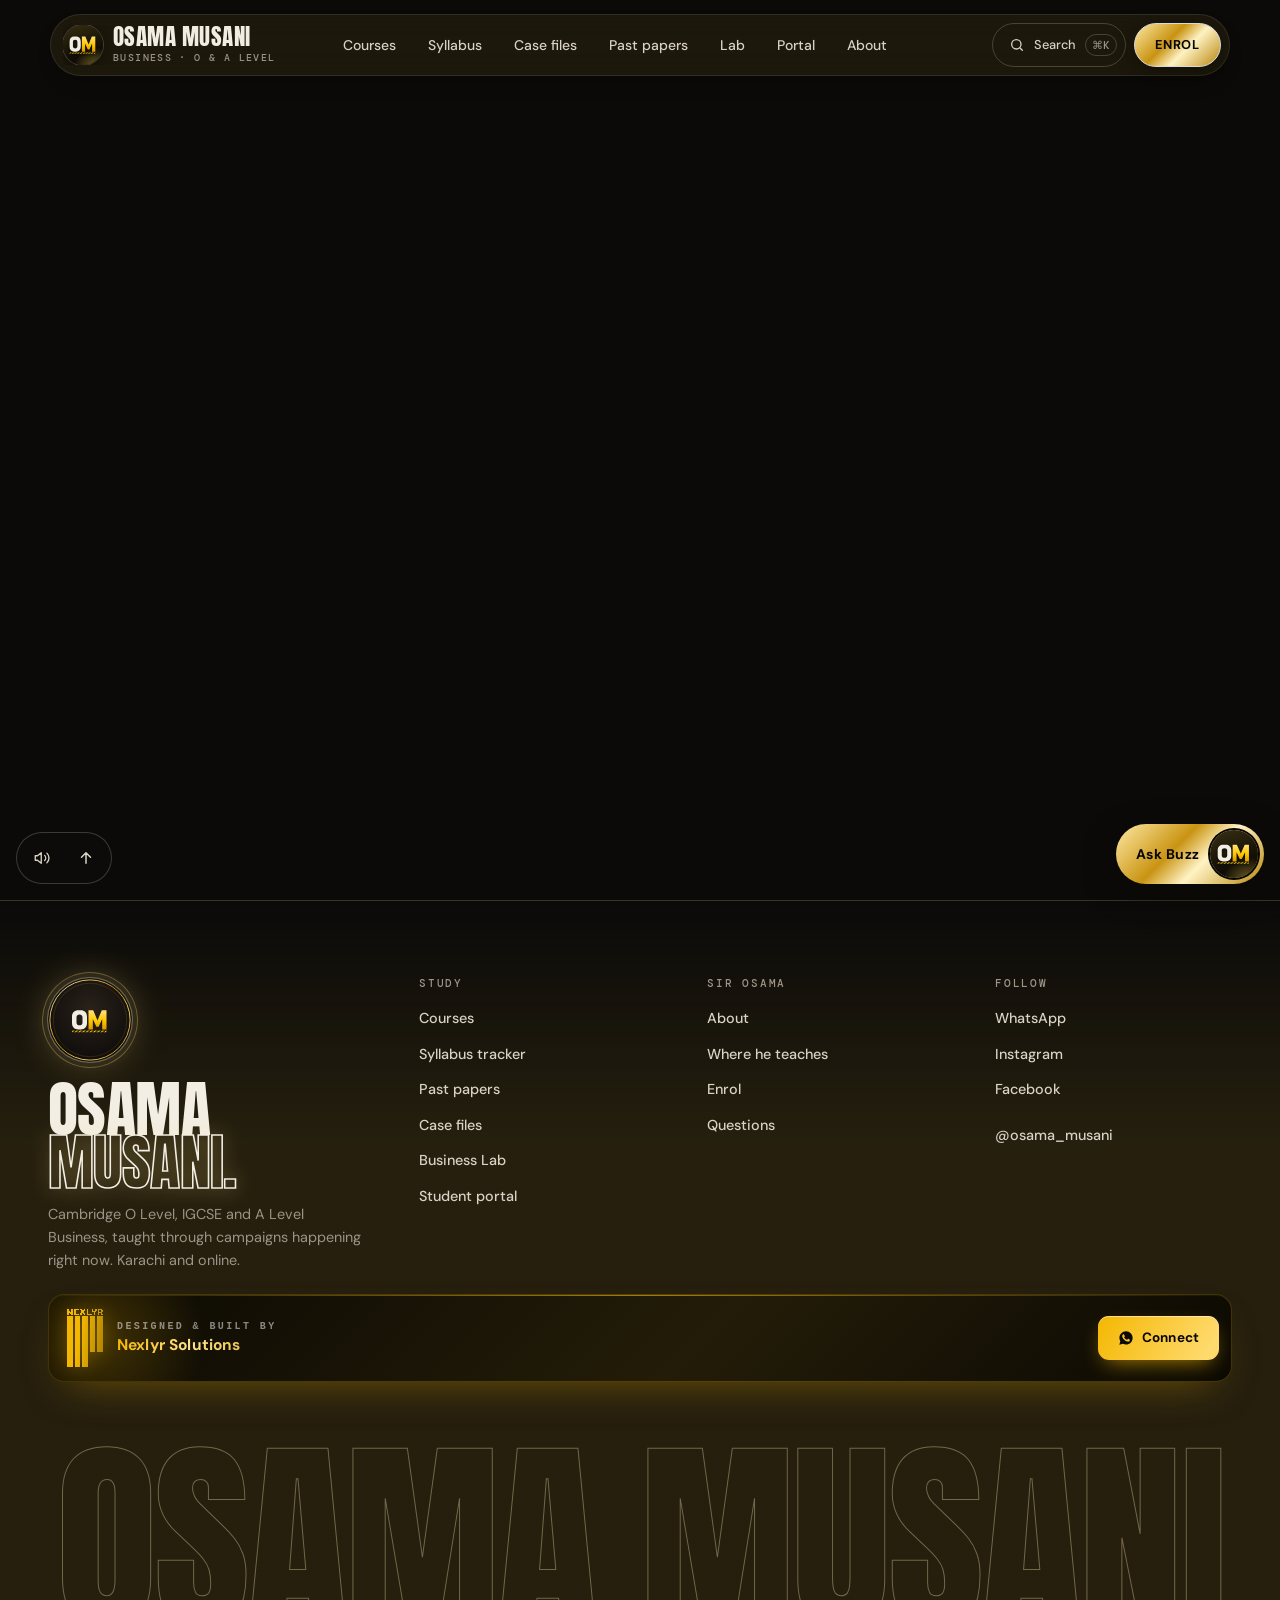
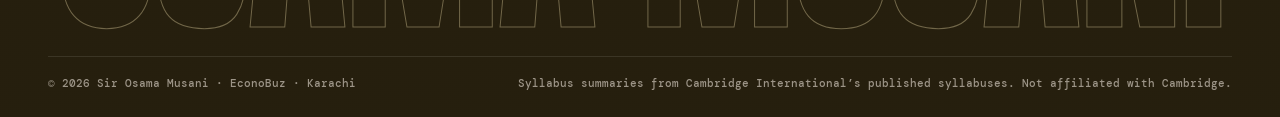
<file: admin.html>
<!doctype html><html lang="en" data-theme="dark"><head><meta charset="utf-8"><meta name="viewport" content="width=device-width,initial-scale=1,viewport-fit=cover"><title>Admin · Sir Osama Musani Business</title><meta name="description" content="Admin panel for Sir Osama Musani’s Business classes."><meta name="robots" content="noindex"><meta name="theme-color" content="#0b0a09"><meta property="og:type" content="website"><meta property="og:site_name" content="Sir Osama Musani · Business"><meta property="og:title" content="Admin · Sir Osama Musani Business"><meta property="og:description" content="Admin panel for Sir Osama Musani’s Business classes."><meta property="og:url" content="https://osama-musani.nexlyr.solutions/admin.html"><meta property="og:image" content="https://osama-musani.nexlyr.solutions/og.jpg"><meta property="og:image:width" content="1200"><meta property="og:image:height" content="630"><meta name="twitter:card" content="summary_large_image"><link rel="icon" type="image/svg+xml" href="favicon.svg"><link rel="apple-touch-icon" href="apple-touch-icon.png"><script>(function(){var d=document.documentElement;d.dataset.theme="dark";try{if(!sessionStorage.getItem("om-seen"))d.classList.add("ld-on");}catch(e){}})();</script><link rel="preload" href="assets/fonts/anton-latin-400-normal.woff2?v=912c3c9f" as="font" type="font/woff2" crossorigin><link rel="preload" href="assets/fonts/dm-sans-latin-400-normal.woff2?v=a220a328" as="font" type="font/woff2" crossorigin><link rel="stylesheet" href="assets/site.css?v=2de67554"><style>@layer base{.po-g{display:grid;grid-template-columns:minmax(0,1.1fr) minmax(0,.9fr);gap:clamp(24px,5vw,72px);align-items:center}
.po-feats{display:grid;gap:10px;margin-top:30px;max-width:560px}
.po-feats li{display:grid;grid-template-columns:auto 1fr;gap:4px 14px;padding:14px 16px;border-radius:10px;border:1px solid var(--line-w);background:color-mix(in srgb,var(--panel) 75%,transparent)}
.po-feats li::before{content:"";grid-row:span 2;width:10px;height:10px;margin-top:6px;border:1px solid var(--brass);transform:rotate(45deg)}
.po-feats b{font-weight:600;font-size:15px}
.po-feats span{font-size:13.5px;color:var(--ink-3)}
.po-auth{padding:clamp(24px,3vw,40px);display:grid;gap:16px}
.po-auth .seal{width:52px;height:52px}
.po-auth .seal b{font-size:23px}
.po-form{display:grid;gap:14px}
.pw{position:relative}
.pw input{padding-right:48px}
.eye{position:absolute;right:6px;top:50%;transform:translateY(-50%);width:36px;height:36px;display:grid;place-items:center;color:var(--ink-3);border-radius:8px}
.eye:hover{color:var(--brass)}
.eye svg{width:18px;height:18px}
.err{min-height:1.2em;font:500 12.5px/1.4 var(--f-mono);color:var(--bad)}
.po-auth-f{display:flex;flex-wrap:wrap;justify-content:space-between;gap:10px;font-size:14px}
.po-dev{text-align:center}
.po-dash{position:relative;padding:calc(var(--nav-h) + 40px) 0 20px}
.po-preview{margin-bottom:14px}
.po-top{display:flex;flex-wrap:wrap;align-items:center;justify-content:space-between;gap:16px;padding:18px 22px}
.po-who{display:flex;align-items:center;gap:14px}
.po-who .seal{width:50px;height:50px}
.po-who .h3{margin-top:6px}
.po-stats{display:flex;gap:0;border:1px solid var(--rule-2);border-radius:10px;overflow:hidden}
.po-stats>div{display:grid;justify-items:center;padding:8px 16px}
.po-stats>div+div{border-left:1px solid var(--rule)}
.po-stats b{font-size:1.3rem;font-weight:500}
.po-stats span{font-size:11px;color:var(--ink-3)}
.po-tabs{margin:16px 0}
.po-tabs i{font:normal 600 11px/1 var(--f-mono);margin-left:6px;color:var(--red)}
.po-tabs button[aria-pressed="true"] i{color:#7a1f15}
.po-pane{min-height:240px}
.lec-sec{margin-bottom:16px;border-radius:12px;border:1px solid var(--line-w);background:var(--glass);box-shadow:var(--hi);overflow:hidden;animation:tIn .5s var(--e-out) both}
.lec-h{display:flex;justify-content:space-between;align-items:center;gap:12px;padding:14px 18px;border-bottom:2px solid var(--ink-3)}
.lec-h b{font:500 1.2rem/1.1 var(--f-display)}
.lec-h span{font:500 11.5px/1 var(--f-mono);color:var(--ink-3)}
.lec{display:grid;grid-template-columns:auto 52px 1fr auto auto;gap:12px;align-items:center;padding:12px 18px;border-bottom:1px dashed var(--rule)}
.lec:last-child{border-bottom:0}
.lec .tk{width:24px;height:24px;border-radius:8px;border:1.5px solid var(--rule-3);display:grid;place-items:center;color:transparent;transition:all .25s}
.lec .tk.on{background:var(--green);border-color:var(--green);color:#03140c}
.lec .tk svg{width:14px;height:14px}
.lec .tp{font:500 12px/1 var(--f-mono);color:var(--brass)}
.lec .tt b{display:block;font-weight:600;font-size:14.5px}
.lec .tt small{font-size:12px;color:var(--ink-3)}
.lec.done .tt b{color:var(--ink-3)}
.ann{padding:18px 20px;border-radius:12px;border:1px solid var(--line-w);background:var(--glass);box-shadow:var(--hi);margin-bottom:12px;animation:tIn .5s var(--e-out) both}
.ann.pin{border-color:color-mix(in srgb,var(--brass) 45%,transparent)}
.ann-h{display:flex;justify-content:space-between;gap:12px;align-items:baseline}
.ann-h b{font:500 1.25rem/1.15 var(--f-display)}
.ann-h span{font:500 11.5px/1 var(--f-mono);color:var(--ink-3);white-space:nowrap}
.ann p{margin-top:8px;font-size:14.5px;color:var(--ink-2);white-space:pre-line}
.mk-g{display:grid;grid-template-columns:minmax(0,1fr) minmax(0,1fr);gap:16px;align-items:start}
.player{display:grid;gap:14px}
.player .frame{aspect-ratio:16/9;border-radius:10px;overflow:hidden;background:#000}
.player iframe,.player video{width:100%;height:100%;border:0;display:block}
.modal-box.wide{width:min(980px,100%)}
.desk-lv{display:flex;flex-wrap:wrap;align-items:center;gap:12px;margin-bottom:18px}
.desk{display:grid;grid-template-columns:repeat(3,minmax(0,1fr));gap:14px}
.dk{padding:20px;border-radius:14px;border:1px solid var(--line-w);background:var(--glass);box-shadow:var(--hi);-webkit-backdrop-filter:blur(12px);backdrop-filter:blur(12px);display:grid;gap:12px;align-content:start;animation:tIn .6s var(--e-out) both}
.dk.w2{grid-column:span 2}
.dk-h{display:flex;justify-content:space-between;align-items:baseline;gap:10px;padding-bottom:10px;border-bottom:2px solid var(--ink-3)}
.dk-h b{font:500 1.25rem/1.1 var(--f-display)}
.dk-h a{font-size:13px;color:var(--brass)}
.dk ul li{display:flex;justify-content:space-between;gap:10px;padding:8px 0;border-bottom:1px dashed var(--rule);font-size:13.5px}
.dk ul li span:last-child{font-family:var(--f-mono);color:var(--ink-3);white-space:nowrap}
.dk .rings{display:flex;gap:18px;justify-content:space-around}
.dk .rings>div{display:grid;justify-items:center;gap:6px;font-size:12.5px;color:var(--ink-3)}
.dk .ring-prog{width:96px;height:96px}
.dk .ring-prog b{font-size:1.1rem}
@media (max-width:1000px){.po-g,.mk-g{grid-template-columns:1fr}.desk{grid-template-columns:1fr 1fr}.dk.w2{grid-column:1/-1}}
@media (max-width:640px){.desk{grid-template-columns:1fr}.lec{grid-template-columns:auto 1fr auto;gap:10px}.lec .tp{display:none}.lec .ln{grid-column:2/-1}.po-stats{width:100%}.po-stats>div{flex:1}}

.ad-login{min-height:100vh;display:grid;align-items:center;padding:calc(var(--nav-h) + 40px) 0 80px}
.ad-card{width:min(460px,100%);margin:0 auto;padding:clamp(26px,3.4vw,42px);display:grid;gap:16px}
.ad-card .seal{width:52px;height:52px}
.ad-app{padding:calc(var(--nav-h) + 40px) 0 80px}
.ad-bar{display:flex;gap:10px;align-items:center;margin-bottom:12px}
.ad-bar .sy-q{flex:1}
.ad-pane{padding:6px 14px 14px;min-height:300px;overflow:hidden}
.ad-pane .tbl td{font-size:13.5px;vertical-align:middle}
.ad-pane .tbl td.acts{white-space:nowrap;text-align:right}
.ad-pane .tbl td.acts .btn{margin-left:4px}
.pill-s{display:inline-block;padding:3px 7px;border-radius:8px;font:500 10.5px/1 var(--f-mono);letter-spacing:.06em;text-transform:uppercase;border:1px solid var(--rule-2);color:var(--ink-3)}
.pill-s.on{color:var(--green);border-color:color-mix(in srgb,var(--green) 50%,transparent)}
.pill-s.off{color:var(--red);border-color:color-mix(in srgb,var(--red) 50%,transparent)}
.pill-s.new{color:var(--brass);border-color:color-mix(in srgb,var(--brass) 50%,transparent)}
.cred{display:grid;gap:10px;padding:18px;border-radius:12px;border:1px dashed var(--brass);background:color-mix(in srgb,var(--brass) 8%,transparent);text-align:center}
.cred b{font:500 1.6rem/1.2 var(--f-mono);letter-spacing:.06em}
.cred small{color:var(--ink-3)}
.fgrid{display:grid;grid-template-columns:1fr 1fr;gap:12px}
.fgrid .full{grid-column:1/-1}
.ck{display:inline-flex;align-items:center;gap:8px;font-size:14px;color:var(--ink-2)}
.ck input{width:17px;height:17px;accent-color:var(--brass)}
@media (max-width:760px){.ad-pane{overflow-x:auto}.ad-pane .tbl{min-width:640px}.fgrid{grid-template-columns:1fr}}}
</style></head><body data-page="admin"><a class="skip" href="#main">Skip to content</a><div class="bg-base" aria-hidden="true"></div><div class="aurora" aria-hidden="true"><i></i><i></i><i></i></div><canvas id="bg3d" aria-hidden="true"></canvas><div class="bg-veil" aria-hidden="true"></div><div class="grain" aria-hidden="true"></div><div class="ldx" aria-hidden="true"><div class="ldx-fill"><div class="ldx-grp"><div class="ldx-w">OSAMA<div class="ldx-gold"><img src="assets/img/osama-musani.webp?v=b2573896" alt="" decoding="async"><i class="ldx-shine"></i></div><i class="ldx-crest"></i></div><div class="ldx-s">O, IGCSE &amp; A Level Business &middot; Karachi</div></div></div><div class="ldx-ink"><div class="ldx-grp"><div class="ldx-w"><span class="ldx-i"><i>O</i></span><span><i>S</i></span><span><i>A</i></span><span><i>M</i></span><span><i>A</i></span></div><div class="ldx-s"><span>O, IGCSE &amp; A Level Business &middot; Karachi</span></div></div></div><div class="ldx-m ldx-tl"><img src="assets/img/om-mark.svg?v=88080bf9" alt="" width="195" height="122"><span>Sir Osama Musani</span></div><div class="ldx-m ldx-tr">EconoBuz &middot; Case file 001</div><div class="ldx-m ldx-bl"><b id="ldN">000</b><span>Opening the case file</span></div><div class="ldx-m ldx-br">O Level 7115 / 7081 &middot; IGCSE 0450 / 0264<br>AS &amp; A Level 9609</div></div><div class="pt" aria-hidden="true"><div class="pt-bg"></div><div class="pt-in"><span class="pt-f"></span><div class="pt-w"></div></div><i class="pt-line"></i></div><i class="sprog" aria-hidden="true"></i><header class="nav"><a class="brand" href="index.html" aria-label="Sir Osama Musani, home"><span class="seal" aria-hidden="true"><img src="assets/img/om-mark.svg?v=88080bf9" alt="" width="195" height="122" decoding="async"></span><span class="brand-t"><b>Osama Musani</b><span>Business · O &amp; A Level</span></span></a><nav class="nav-links" aria-label="Main"><a href="courses.html">Courses</a><a href="syllabus.html">Syllabus</a><a href="cases.html">Case files</a><a href="past-papers.html">Past papers</a><a href="lab.html">Lab</a><a href="portal.html">Portal</a><a href="about.html">About</a></nav><div class="nav-r"><button class="nav-search" type="button" data-cmdk aria-label="Search the site"><svg viewBox="0 0 24 24" fill="none" stroke="currentColor" stroke-width="2" stroke-linecap="round"><circle cx="11" cy="11" r="7"/><path d="m20 20-3.5-3.5"/></svg><span>Search</span><kbd>⌘K</kbd></button><a class="btn btn-pri btn-sm btn-enrol" href="contact.html#enrol">Enrol</a><button class="burger" type="button" aria-label="Menu" aria-expanded="false" aria-controls="menu"><span></span><span></span></button></div></header><div class="menu" id="menu" aria-hidden="true"><nav aria-label="Mobile"><a href="index.html"><small>01</small>Home<i>f.01</i></a><a href="courses.html"><small>02</small>Courses<i>f.02</i></a><a href="syllabus.html"><small>03</small>Syllabus<i>f.03</i></a><a href="cases.html"><small>04</small>Case files<i>f.04</i></a><a href="past-papers.html"><small>05</small>Past papers<i>f.05</i></a><a href="lab.html"><small>06</small>Lab<i>f.06</i></a><a href="portal.html"><small>07</small>Portal<i>f.07</i></a><a href="about.html"><small>08</small>About<i>f.08</i></a><a href="contact.html"><small>09</small>Contact<i>f.09</i></a></nav><div class="menu-foot"><a class="btn btn-pri" data-wa="Assalam o Alaikum Sir, I would like to enrol in Business with Sir Osama Musani." href="contact.html#enrol" target="_blank" rel="noopener">WhatsApp</a><a class="btn btn-sm mf-portal" href="portal.html">Student portal</a><button class="btn btn-sm" type="button" data-sound-toggle>Sound</button></div></div><main id="main"><section class="ad-login" id="adLogin" data-shape="grid" data-shape-x="0" data-shape-y=".05" data-shape-s=".85" data-shape-a=".55" data-shape-spin=".06">
  <div class="wrap">
    <div class="ad-card card" data-rv="scale">
      <span class="edge" aria-hidden="true"></span>
      <span class="seal" aria-hidden="true"><img src="assets/img/om-mark.svg?v=88080bf9" alt="" width="195" height="122" decoding="async"></span>
      <span class="folio">Portal administration</span>
      <h1 class="title-sm">Admin <em>sign in</em></h1>
      <div class="notice" id="adNote" hidden></div>
      <form id="adF" class="po-form" novalidate>
        <div class="field"><label for="adE">Email</label><input id="adE" type="email" autocomplete="username"></div>
        <div class="field"><label for="adP">Password</label><input id="adP" type="password" autocomplete="current-password"></div>
        <p class="err" id="adErr" role="alert"></p>
        <button class="btn btn-pri btn-block" type="submit" id="adB">Sign in</button>
      </form>
      <button class="btn btn-pri btn-block" type="button" id="adPrev" hidden>Open the demo admin panel</button>
      <a class="link" href="portal.html" style="justify-self:center">Back to the student portal</a>
    </div>
  </div>
</section>

<section class="ad-app" id="adApp" hidden data-shape="wave" data-shape-a=".25">
  <div class="wrap">
    <div class="po-preview notice" id="adPrevBanner" hidden><svg viewBox="0 0 24 24" fill="none" stroke="currentColor" stroke-width="2"><circle cx="12" cy="12" r="9"/><path d="M12 8v5M12 16h.01"/></svg><p><b>Demo admin panel.</b> Changes here are saved only in this browser and show up in the demo student portal. <button class="btn btn-xs" type="button" id="adReset" style="margin-left:6px">Reset sample data</button></p></div>
    <header class="po-top card">
      <div class="po-who"><span class="seal" aria-hidden="true"><img src="assets/img/om-mark.svg?v=88080bf9" alt="" width="195" height="122" decoding="async"></span><div><span class="folio" id="adWho">Admin</span><h1 class="h3">Portal admin</h1></div></div>
      <div class="po-stats" id="adStats"></div>
      <button class="btn btn-sm" type="button" id="adOut">Sign out</button>
    </header>
    <div class="po-tabs seg" id="adTabs" role="tablist">
      <button type="button" data-v="students" aria-pressed="true">Students</button>
      <button type="button" data-v="lectures" aria-pressed="false">Lectures</button>
      <button type="button" data-v="announcements" aria-pressed="false">Announcements</button>
      <button type="button" data-v="marks" aria-pressed="false">Marks</button>
      <button type="button" data-v="registrations" aria-pressed="false">Enrolments <i id="adNew"></i></button>
    </div>
    <div class="ad-bar"><div class="sy-q"><svg viewBox="0 0 24 24" fill="none" stroke="currentColor" stroke-width="2"><circle cx="11" cy="11" r="7"/><path d="m20 20-3.5-3.5"/></svg><input id="adQ" type="search" placeholder="Search" aria-label="Search"></div><button class="btn btn-pri btn-sm" type="button" id="adAdd">Add</button></div>
    <div class="ad-pane card" id="adPane"></div>
  </div>
</section>
</main><footer class="foot"><div class="wrap"><div class="foot-top"><div><img class="foot-logo" src="assets/img/om-logo.svg?v=1a003650" alt="Sir Osama Musani, O, IGCSE &amp; A Level Business" width="448" height="448" loading="lazy" decoding="async"><p class="foot-word">Osama<span>Musani.</span></p><p class="small" style="margin-top:14px;max-width:36ch">Cambridge O Level, IGCSE and A Level Business, taught through campaigns happening right now. Karachi and online.</p></div><div><h4>Study</h4><ul><li><a href="courses.html">Courses</a></li><li><a href="syllabus.html">Syllabus tracker</a></li><li><a href="past-papers.html">Past papers</a></li><li><a href="cases.html">Case files</a></li><li><a href="lab.html">Business Lab</a></li><li><a href="portal.html">Student portal</a></li></ul></div><div><h4>Sir Osama</h4><ul><li><a href="about.html">About</a></li><li><a href="about.html#where">Where he teaches</a></li><li><a href="contact.html#enrol">Enrol</a></li><li><a href="contact.html#faq">Questions</a></li></ul></div><div><h4>Follow</h4><ul><li><a data-wa="Assalam o Alaikum" href="contact.html">WhatsApp</a></li><li><a data-href="instagram" href="#">Instagram</a></li><li><a data-href="facebook" href="#">Facebook</a></li><li><a data-href="youtube" href="#">YouTube</a></li><li><a data-href="instagram2" href="#">@osama_musani</a></li><li><a data-href="linkedin" href="#">LinkedIn</a></li></ul></div></div><div class="nxb">
      <a class="nxb__id" href="https://nexlyr.solutions/" target="_blank" rel="noopener"
         aria-label="Nexlyr Solutions — the studio that designed and built this site">
        <span class="nxb__mk" aria-hidden="true"><svg viewBox="0 0 631 1011" xmlns="http://www.w3.org/2000/svg" shape-rendering="crispEdges" role="img" aria-label="Nexlyr Solutions logo"><defs><linearGradient id="nxbLogoG" gradientUnits="userSpaceOnUse" x1="277.4" y1="43.9" x2="724.3" y2="114.7"><stop offset="0" stop-color="#f4b701"/><stop offset="1" stop-color="#b38601"/></linearGradient></defs><g fill="url(#nxbLogoG)"><rect x="2.5" y="1" width="27.2" height="6.8"/><rect x="70.5" y="1" width="27.2" height="6.8"/><rect x="124.9" y="1" width="88.4" height="6.8"/><rect x="233.7" y="1" width="27.2" height="6.8"/><rect x="294.9" y="1" width="27.2" height="6.8"/><rect x="342.5" y="1" width="27.2" height="6.8"/><rect x="430.9" y="1" width="27.2" height="6.8"/><rect x="492.1" y="1" width="27.2" height="6.8"/><rect x="539.7" y="1" width="74.8" height="6.8"/><rect x="2.5" y="7.8" width="34" height="6.8"/><rect x="70.5" y="7.8" width="27.2" height="6.8"/><rect x="124.9" y="7.8" width="88.4" height="6.8"/><rect x="233.7" y="7.8" width="27.2" height="6.8"/><rect x="294.9" y="7.8" width="27.2" height="6.8"/><rect x="342.5" y="7.8" width="27.2" height="6.8"/><rect x="430.9" y="7.8" width="27.2" height="6.8"/><rect x="492.1" y="7.8" width="27.2" height="6.8"/><rect x="539.7" y="7.8" width="81.6" height="6.8"/><rect x="2.5" y="14.6" width="34" height="6.8"/><rect x="70.5" y="14.6" width="27.2" height="6.8"/><rect x="124.9" y="14.6" width="27.2" height="6.8"/><rect x="233.7" y="14.6" width="34" height="6.8"/><rect x="288.1" y="14.6" width="34" height="6.8"/><rect x="342.5" y="14.6" width="27.2" height="6.8"/><rect x="430.9" y="14.6" width="27.2" height="6.8"/><rect x="492.1" y="14.6" width="27.2" height="6.8"/><rect x="539.7" y="14.6" width="27.2" height="6.8"/><rect x="600.9" y="14.6" width="27.2" height="6.8"/><rect x="2.5" y="21.4" width="40.8" height="6.8"/><rect x="70.5" y="21.4" width="27.2" height="6.8"/><rect x="124.9" y="21.4" width="27.2" height="6.8"/><rect x="240.5" y="21.4" width="34" height="6.8"/><rect x="281.3" y="21.4" width="34" height="6.8"/><rect x="342.5" y="21.4" width="27.2" height="6.8"/><rect x="430.9" y="21.4" width="27.2" height="6.8"/><rect x="492.1" y="21.4" width="27.2" height="6.8"/><rect x="539.7" y="21.4" width="27.2" height="6.8"/><rect x="600.9" y="21.4" width="27.2" height="6.8"/><rect x="2.5" y="28.2" width="47.6" height="6.8"/><rect x="70.5" y="28.2" width="27.2" height="6.8"/><rect x="124.9" y="28.2" width="27.2" height="6.8"/><rect x="247.3" y="28.2" width="61.2" height="6.8"/><rect x="342.5" y="28.2" width="27.2" height="6.8"/><rect x="437.7" y="28.2" width="27.2" height="6.8"/><rect x="485.3" y="28.2" width="27.2" height="6.8"/><rect x="539.7" y="28.2" width="27.2" height="6.8"/><rect x="600.9" y="28.2" width="27.2" height="6.8"/><rect x="2.5" y="35" width="54.4" height="6.8"/><rect x="70.5" y="35" width="27.2" height="6.8"/><rect x="124.9" y="35" width="27.2" height="6.8"/><rect x="254.1" y="35" width="47.6" height="6.8"/><rect x="342.5" y="35" width="27.2" height="6.8"/><rect x="444.5" y="35" width="27.2" height="6.8"/><rect x="478.5" y="35" width="27.2" height="6.8"/><rect x="539.7" y="35" width="27.2" height="6.8"/><rect x="600.9" y="35" width="27.2" height="6.8"/><rect x="2.5" y="41.8" width="27.2" height="6.8"/><rect x="36.5" y="41.8" width="27.2" height="6.8"/><rect x="70.5" y="41.8" width="27.2" height="6.8"/><rect x="124.9" y="41.8" width="81.6" height="6.8"/><rect x="260.9" y="41.8" width="34" height="6.8"/><rect x="342.5" y="41.8" width="27.2" height="6.8"/><rect x="451.3" y="41.8" width="47.6" height="6.8"/><rect x="539.7" y="41.8" width="27.2" height="6.8"/><rect x="600.9" y="41.8" width="27.2" height="6.8"/><rect x="2.5" y="48.6" width="27.2" height="6.8"/><rect x="36.5" y="48.6" width="27.2" height="6.8"/><rect x="70.5" y="48.6" width="27.2" height="6.8"/><rect x="124.9" y="48.6" width="81.6" height="6.8"/><rect x="260.9" y="48.6" width="34" height="6.8"/><rect x="342.5" y="48.6" width="27.2" height="6.8"/><rect x="458.1" y="48.6" width="34" height="6.8"/><rect x="539.7" y="48.6" width="27.2" height="6.8"/><rect x="600.9" y="48.6" width="27.2" height="6.8"/><rect x="2.5" y="55.4" width="27.2" height="6.8"/><rect x="43.3" y="55.4" width="54.4" height="6.8"/><rect x="124.9" y="55.4" width="27.2" height="6.8"/><rect x="254.1" y="55.4" width="47.6" height="6.8"/><rect x="342.5" y="55.4" width="27.2" height="6.8"/><rect x="464.9" y="55.4" width="27.2" height="6.8"/><rect x="539.7" y="55.4" width="81.6" height="6.8"/><rect x="2.5" y="62.2" width="27.2" height="6.8"/><rect x="43.3" y="62.2" width="54.4" height="6.8"/><rect x="124.9" y="62.2" width="27.2" height="6.8"/><rect x="247.3" y="62.2" width="61.2" height="6.8"/><rect x="342.5" y="62.2" width="27.2" height="6.8"/><rect x="464.9" y="62.2" width="27.2" height="6.8"/><rect x="539.7" y="62.2" width="74.8" height="6.8"/><rect x="2.5" y="69" width="27.2" height="6.8"/><rect x="50.1" y="69" width="47.6" height="6.8"/><rect x="124.9" y="69" width="27.2" height="6.8"/><rect x="240.5" y="69" width="34" height="6.8"/><rect x="281.3" y="69" width="34" height="6.8"/><rect x="342.5" y="69" width="27.2" height="6.8"/><rect x="464.9" y="69" width="27.2" height="6.8"/><rect x="539.7" y="69" width="27.2" height="6.8"/><rect x="580.5" y="69" width="34" height="6.8"/><rect x="2.5" y="75.8" width="27.2" height="6.8"/><rect x="56.9" y="75.8" width="40.8" height="6.8"/><rect x="124.9" y="75.8" width="27.2" height="6.8"/><rect x="233.7" y="75.8" width="34" height="6.8"/><rect x="288.1" y="75.8" width="34" height="6.8"/><rect x="342.5" y="75.8" width="27.2" height="6.8"/><rect x="464.9" y="75.8" width="27.2" height="6.8"/><rect x="539.7" y="75.8" width="27.2" height="6.8"/><rect x="587.3" y="75.8" width="34" height="6.8"/><rect x="2.5" y="82.6" width="27.2" height="6.8"/><rect x="63.7" y="82.6" width="34" height="6.8"/><rect x="124.9" y="82.6" width="88.4" height="6.8"/><rect x="233.7" y="82.6" width="27.2" height="6.8"/><rect x="294.9" y="82.6" width="27.2" height="6.8"/><rect x="342.5" y="82.6" width="88.4" height="6.8"/><rect x="464.9" y="82.6" width="27.2" height="6.8"/><rect x="539.7" y="82.6" width="27.2" height="6.8"/><rect x="594.1" y="82.6" width="34" height="6.8"/><rect x="2.5" y="89.4" width="27.2" height="6.8"/><rect x="70.5" y="89.4" width="27.2" height="6.8"/><rect x="124.9" y="89.4" width="88.4" height="6.8"/><rect x="233.7" y="89.4" width="27.2" height="6.8"/><rect x="294.9" y="89.4" width="27.2" height="6.8"/><rect x="342.5" y="89.4" width="88.4" height="6.8"/><rect x="464.9" y="89.4" width="27.2" height="6.8"/><rect x="539.7" y="89.4" width="27.2" height="6.8"/><rect x="600.9" y="89.4" width="27.2" height="6.8"/><rect x="0" y="128" width="98.5" height="883"/><rect x="133.25" y="128" width="98.5" height="883"/><rect x="266.5" y="128" width="98.5" height="883"/><rect x="399.75" y="128" width="98.5" height="630"/><rect x="533" y="128" width="98.5" height="630"/></g></svg></span>
        <span class="nxb__tx"><span class="nxb__kk">Designed &amp; built by</span><span class="nxb__nm">Nexlyr Solutions</span></span>
      </a>
      <a class="nxb__go" target="_blank" rel="noopener"
         href="https://wa.me/923053687680?text=Hi%20Nexlyr%21%20I%20saw%20Sir%20Osama%20Musani%27s%20website%20and%20I%27d%20like%20a%20site%20like%20it."
         aria-label="Connect with Nexlyr Solutions on WhatsApp">
        <svg viewBox="0 0 24 24" fill="currentColor" aria-hidden="true"><path d="M12.04 2C6.58 2 2.14 6.44 2.14 11.9c0 1.75.46 3.45 1.32 4.95L2.05 22l5.28-1.38a9.86 9.86 0 0 0 4.71 1.2c5.46 0 9.9-4.44 9.9-9.9S17.5 2 12.04 2zm5.8 14.06c-.24.68-1.4 1.3-1.94 1.35-.5.05-1.13.07-1.82-.11-.42-.13-.96-.31-1.65-.61-2.9-1.25-4.8-4.17-4.95-4.37-.14-.2-1.18-1.57-1.18-3s.75-2.13 1.02-2.42c.26-.29.58-.36.77-.36l.55.01c.18.01.42-.07.65.5.24.58.82 2 .89 2.14.07.15.12.32.02.51-.09.2-.14.32-.28.49l-.42.49c-.14.14-.28.29-.12.57.16.29.72 1.18 1.54 1.91 1.06.94 1.95 1.23 2.23 1.37.28.15.44.12.6-.07.17-.2.7-.81.88-1.09.19-.29.37-.24.63-.14.25.09 1.62.76 1.9.9.28.15.46.22.53.34.07.12.07.68-.17 1.34z"/></svg>
        Connect
      </a>
    </div><div class="foot-mark" aria-hidden="true"><div class="fm-o">OSAMA MUSANI</div><div class="fm-f">OSAMA MUSANI</div></div><div class="foot-meta"><span>© <span data-year>2026</span> Sir Osama Musani · EconoBuz · Karachi</span><span>Syllabus summaries from Cambridge International’s published syllabuses. Not affiliated with Cambridge.</span></div></div></footer><div class="dock" role="toolbar" aria-label="Display"><button type="button" data-sound-btn aria-label="Sound"></button><button type="button" data-top-btn aria-label="Back to top"><svg class="ring" viewBox="0 0 34 34" aria-hidden="true"><circle cx="17" cy="17" r="16"/></svg><svg viewBox="0 0 24 24" fill="none" stroke="currentColor" stroke-width="2" stroke-linecap="round" stroke-linejoin="round"><path d="M12 19V5M6 11l6-6 6 6"/></svg></button></div><button class="fab" type="button" aria-controls="bot" aria-expanded="false"><span class="seal" aria-hidden="true"><img src="assets/img/om-mark.svg?v=88080bf9" alt="" width="195" height="122" decoding="async"></span><span class="t">Ask Buzz</span></button><nav class="mbar" aria-label="Quick actions"><button class="mb-ask" type="button" data-ask><span class="seal" aria-hidden="true"><img src="assets/img/om-mark.svg?v=88080bf9" alt="" width="195" height="122" decoding="async"></span><span class="mb-t"><small>Ask</small><b>Buzz</b></span></button><a class="btn btn-pri mb-enrol" data-wa="Assalam o Alaikum Sir, I would like to enrol in Business classes with Sir Osama Musani." href="contact.html#enrol" target="_blank" rel="noopener">Enrol <svg class="ic" viewBox="0 0 24 24" fill="currentColor"><path d="M12 2a10 10 0 0 0-8.6 15.1L2 22l5-1.3A10 10 0 1 0 12 2zm5.3 14.1c-.2.6-1.3 1.2-1.8 1.2-.5.1-1 .2-3.3-.7-2.8-1.1-4.6-4-4.7-4.2-.1-.2-1.1-1.5-1.1-2.9s.7-2 1-2.3c.3-.3.6-.3.8-.3h.6c.2 0 .4 0 .6.5l.8 2c.1.2.1.4 0 .5l-.4.6-.4.4c-.1.1-.3.3-.1.6.2.3.8 1.3 1.7 2.1 1.2 1 2.1 1.3 2.4 1.5.3.1.5.1.6-.1l.8-1c.2-.3.4-.2.6-.1l1.9.9c.3.1.5.2.5.3.1.2.1.7-.1 1.3z"/></svg></a><button class="mb-ic" type="button" data-cmdk aria-label="Search the site"><svg viewBox="0 0 24 24" fill="none" stroke="currentColor" stroke-width="2" stroke-linecap="round"><circle cx="11" cy="11" r="7"/><path d="m20 20-3.5-3.5"/></svg></button></nav><div class="bot" id="bot" role="dialog" aria-label="Ask Buzz" aria-hidden="true"><div class="bot-h"><span class="seal" aria-hidden="true"><img src="assets/img/om-mark.svg?v=88080bf9" alt="" width="195" height="122" decoding="async"></span><div><b>Buzz</b><small><i></i>Help desk · answers instantly</small></div><button class="xbtn" type="button" aria-label="Close">×</button></div><div class="bot-log" aria-live="polite"></div><div class="bot-chips"><button class="chip" type="button">Fees and timings</button><button class="chip" type="button" data-q="Where does he teach?">Where he teaches</button><button class="chip" type="button" data-q="Are classes online or on-site?">Online or on-site?</button><button class="chip" type="button" data-q="How long is 9609 paper 1?">9609 Paper 1 length</button><button class="chip" type="button" data-q="break-even formula">Break-even formula</button><button class="chip" type="button" data-q="What is opportunity cost">Opportunity cost?</button><button class="chip" type="button" data-q="Herzberg">Herzberg</button></div><form class="bot-f" autocomplete="off"><input type="text" placeholder="Ask about classes, a topic or a formula…" aria-label="Your question"><button type="submit" aria-label="Send"><svg viewBox="0 0 24 24" fill="none" stroke="currentColor" stroke-width="2" stroke-linecap="round" stroke-linejoin="round"><path d="M5 12h14M13 6l6 6-6 6"/></svg></button></form></div><div class="cmdk" id="cmdk" role="dialog" aria-modal="true" aria-label="Search" aria-hidden="true"><div class="scrim"></div><div class="cmdk-box"><div class="cmdk-in"><svg viewBox="0 0 24 24" fill="none" stroke="currentColor" stroke-width="2" stroke-linecap="round"><circle cx="11" cy="11" r="7"/><path d="m20 20-3.5-3.5"/></svg><input id="cmdkIn" placeholder="Jump to a page, topic, tool or action…" autocomplete="off" aria-label="Search"><kbd>esc</kbd></div><div class="cmdk-list" id="cmdkList" role="listbox"></div><div class="cmdk-foot"><span>↑↓ move</span><span>↵ open</span><span>/ or ⌘K</span></div></div></div><div class="modal" id="modal" aria-hidden="true"><div class="scrim" data-close></div><div class="modal-box" role="dialog" aria-modal="true"><button class="xbtn" type="button" data-close aria-label="Close">×</button><div id="modalBody"></div></div></div><div class="cursor" aria-hidden="true"><i class="c-dot"></i><i class="c-ring"></i></div><script src="assets/vendor/gsap.min.js?v=47da594c"></script><script src="assets/vendor/ScrollTrigger.min.js?v=ba1fa78e"></script><script src="assets/vendor/lenis.min.js?v=79e3a064"></script><script>window.RA_THREE="assets/vendor/three.min.js?v=eb854986"</script><script src="config.js?v=3f49d761"></script><script src="assets/db.js?v=04439356"></script><script src="assets/app.js?v=596770b4"></script><script>RA.page(function () {
const { $, $$, esc, Snd, toast, C } = RA, D = RA.DATA, DB = RA.DB, LV = RA.LEVELS;
const A = DB && DB.admin; let tab = 'students', rows = {}, q = '';
const LVL_OPTS = (cur, all) => (all ? [['all', 'All levels']] : []).concat([['7081', 'O Level Business'], ['0264', 'IGCSE Business'], ['9609-AS', 'AS 9609'], ['9609-A2', 'A2 9609']]).map(o => '<option value="' + o[0] + '"' + (o[0] === cur ? ' selected' : '') + '>' + o[1] + '</option>').join('');
const ORDER = { students: '&order=created_at.desc', lectures: '&order=level.asc,topic.asc,n.asc', announcements: '&order=created_at.desc', marks: '&order=taken_on.desc', registrations: '&order=created_at.desc' };
const day = d => d ? new Date(d).toLocaleDateString('en-GB', { day: 'numeric', month: 'short', year: 'numeric' }) : '—';

/* ---------- gate */
(function () {
  const n = $('#adNote');
  if (!DB) { n.hidden = false; n.innerHTML = '<p><b>Demo unavailable.</b> This browser is blocking local storage, which the demo needs.</p>'; $$('#adF input,#adB').forEach(x => x.disabled = true); return; }
  if (DB.mode === 'preview') { $('#adF').hidden = true; n.hidden = false; n.innerHTML = '<p><b>Demo admin panel.</b> No password needed. Everything you add is saved only in this browser and appears in the demo student portal.</p>'; $('#adF').hidden = true; $('#adPrev').hidden = false; }
  if (A.signedIn()) enter();
})();
$('#adPrev').addEventListener('click', async () => { await A.signIn(); enter(); });
$('#adF').addEventListener('submit', async e => {
  e.preventDefault(); const em = $('#adE').value.trim(), pw = $('#adP').value, err = $('#adErr');
  if (!/^\S+@\S+\.\S+$/.test(em) || !pw) { err.textContent = 'Enter the admin email and password.'; Snd.err(); return; }
  const b = $('#adB'); b.disabled = true; b.textContent = 'Signing in…'; err.textContent = '';
  try { await A.signIn(em, pw); enter(); } catch (x) { err.textContent = x.message; Snd.err(); } finally { b.disabled = false; b.textContent = 'Sign in'; }
});
async function enter() {
  $('#adLogin').hidden = true; $('#adApp').hidden = false; $('#adPrevBanner').hidden = DB.mode !== 'preview';
  $('#adWho').textContent = DB.mode === 'preview' ? 'Demo' : (A.email || 'Admin'); Snd.chime();
  await loadAll(); paint();
}
async function loadAll() {
  try { const ts = ['students', 'lectures', 'announcements', 'marks', 'registrations']; const res = await Promise.all(ts.map(t => A.list(t, ORDER[t]))); ts.forEach((t, i) => rows[t] = res[i] || []); }
  catch (x) { toast(x.message || 'Could not load data'); if (/expired|signed in/i.test(x.message || '')) { A.signOut(); location.reload(); } }
  const st = rows.students || [], nw = (rows.registrations || []).filter(r => r.status === 'new').length;
  $('#adStats').innerHTML = '<div><b class="num">' + st.filter(s => s.active).length + '</b><span>active students</span></div><div><b class="num">' + (rows.lectures || []).length + '</b><span>lectures</span></div><div><b class="num">' + nw + '</b><span>new enrolments</span></div>';
  $('#adNew').textContent = nw || '';
}
$('#adOut').addEventListener('click', () => { A.signOut(); location.reload(); });
$('#adReset') && $('#adReset').addEventListener('click', async () => { if (DB.reset) { DB.reset(); await loadAll(); paint(); toast('Sample data reset'); } });
$('#adTabs').addEventListener('click', e => { const b = e.target.closest('button'); if (!b) return; tab = b.dataset.v; $$('#adTabs button').forEach(x => x.setAttribute('aria-pressed', String(x === b))); $('#adAdd').hidden = tab === 'registrations'; paint(); Snd.soft(); });
$('#adQ').addEventListener('input', e => { q = e.target.value.trim().toLowerCase(); paint(); });

/* ---------- tables */
function match(r) { return !q || JSON.stringify(r).toLowerCase().includes(q); }
function paint() {
  const R = (rows[tab] || []).filter(match), P = $('#adPane');
  const emp = m => '<div class="empty" style="margin:14px 0">' + m + '</div>';
  if (tab === 'students') P.innerHTML = R.length ? '<div class="tbl-wrap"><table class="tbl"><thead><tr><th>ID</th><th>Name</th><th>Level</th><th>Phone</th><th>Status</th><th>Last sign-in</th><th></th></tr></thead><tbody>' + R.map(s => '<tr data-id="' + esc(s.id) + '"><td class="num">' + esc(s.id) + '</td><td>' + esc(s.name) + '</td><td>' + esc(LV[s.level] || s.level) + '</td><td class="num">' + esc(s.phone || '') + '</td><td><span class="pill-s ' + (s.active ? 'on' : 'off') + '">' + (s.active ? 'active' : 'off') + '</span>' + (s.expires_at ? '<br><small class="muted">until ' + day(s.expires_at) + '</small>' : '') + '</td><td>' + day(s.last_login) + '</td><td class="acts"><button class="btn btn-xs" data-a="code">New code</button><button class="btn btn-xs" data-a="dev">Reset devices</button><button class="btn btn-xs" data-a="toggle">' + (s.active ? 'Switch off' : 'Switch on') + '</button><button class="btn btn-xs btn-ghost" data-a="del">Delete</button></td></tr>').join('') + '</tbody></table></div>' : emp('No students yet. Press Add to issue the first ID and access code.');
  if (tab === 'lectures') P.innerHTML = R.length ? '<div class="tbl-wrap"><table class="tbl"><thead><tr><th>Level</th><th>Topic</th><th>Title</th><th>Kind</th><th class="n">Min</th><th>Video</th><th>Status</th><th></th></tr></thead><tbody>' + R.map(l => '<tr data-id="' + l.id + '"><td>' + esc(LV[l.level] || l.level) + '</td><td class="num">' + esc(l.topic || '') + (l.n > 1 ? ' · ' + l.n : '') + '</td><td>' + esc(l.title) + '</td><td>' + esc(l.kind) + '</td><td class="n">' + (l.minutes || '') + '</td><td>' + (l.video ? '✓' : '<span class="muted">none</span>') + '</td><td><span class="pill-s ' + (l.published ? 'on' : 'off') + '">' + (l.published ? 'live' : 'hidden') + '</span>' + (l.free ? ' <span class="pill-s new">free</span>' : '') + '</td><td class="acts"><button class="btn btn-xs" data-a="edit">Edit</button><button class="btn btn-xs btn-ghost" data-a="del">Delete</button></td></tr>').join('') + '</tbody></table></div>' : emp('No lectures yet. Press Add to put the first recording up.');
  if (tab === 'announcements') P.innerHTML = R.length ? '<div class="tbl-wrap"><table class="tbl"><thead><tr><th>Date</th><th>Level</th><th>Title</th><th>Status</th><th></th></tr></thead><tbody>' + R.map(a => '<tr data-id="' + a.id + '"><td>' + day(a.created_at) + '</td><td>' + esc(LV[a.level] || a.level) + '</td><td><b>' + esc(a.title) + '</b><br><small class="muted">' + esc((a.body || '').slice(0, 90)) + '</small></td><td>' + (a.pinned ? '<span class="pill-s new">pinned</span> ' : '') + '<span class="pill-s ' + (a.published ? 'on' : 'off') + '">' + (a.published ? 'live' : 'hidden') + '</span></td><td class="acts"><button class="btn btn-xs" data-a="edit">Edit</button><button class="btn btn-xs btn-ghost" data-a="del">Delete</button></td></tr>').join('') + '</tbody></table></div>' : emp('No announcements yet.');
  if (tab === 'marks') { const nm = id => { const s = (rows.students || []).find(x => x.id === id); return s ? s.name : id; }; P.innerHTML = R.length ? '<div class="tbl-wrap"><table class="tbl"><thead><tr><th>Date</th><th>Student</th><th>Test</th><th class="n">Score</th><th class="n">%</th><th></th></tr></thead><tbody>' + R.map(m => '<tr data-id="' + m.id + '"><td class="num">' + esc(String(m.taken_on).slice(0, 10)) + '</td><td>' + esc(nm(m.student_id)) + ' <small class="muted num">' + esc(m.student_id) + '</small></td><td>' + esc(m.title) + (m.paper ? ' <span class="pill-s">' + esc(m.paper) + '</span>' : '') + '</td><td class="n">' + RA.fmt(m.score) + ' / ' + RA.fmt(m.out_of) + '</td><td class="n">' + Math.round(m.score / m.out_of * 100) + '%</td><td class="acts"><button class="btn btn-xs" data-a="edit">Edit</button><button class="btn btn-xs btn-ghost" data-a="del">Delete</button></td></tr>').join('') + '</tbody></table></div>' : emp('No marks recorded yet.'); }
  if (tab === 'registrations') P.innerHTML = R.length ? '<div class="tbl-wrap"><table class="tbl"><thead><tr><th>Date</th><th>Name</th><th>Phone</th><th>Level</th><th>Message</th><th>Status</th><th></th></tr></thead><tbody>' + R.map(r => '<tr data-id="' + r.id + '"><td>' + day(r.created_at) + '</td><td><b>' + esc(r.name) + '</b>' + (r.email ? '<br><small class="muted">' + esc(r.email) + '</small>' : '') + '</td><td class="num">' + esc(r.phone) + '</td><td>' + esc([r.level, r.mode, r.session].filter(Boolean).join(' · ')) + '</td><td><small>' + esc(r.message || '') + '</small></td><td><select class="inp" data-a="status" style="height:34px;width:auto;padding:0 30px 0 10px">' + ['new', 'contacted', 'enrolled', 'closed'].map(s => '<option' + (s === r.status ? ' selected' : '') + '>' + s + '</option>').join('') + '</select></td><td class="acts"><a class="btn btn-xs btn-pri" target="_blank" rel="noopener" href="https://wa.me/' + waNum(r.phone) + '?text=' + encodeURIComponent('Assalam o Alaikum ' + r.name + ', this is Sir Osama Musani about your Business enrolment.') + '">WhatsApp</a><button class="btn btn-xs btn-ghost" data-a="del">Delete</button></td></tr>').join('') + '</tbody></table></div>' : emp('No enrolments yet. Forms sent from the contact page land here.');
}
const waNum = p => { let d = String(p || '').replace(/\D/g, ''); if (d.startsWith('0')) d = '92' + d.slice(1); return d; };

/* ---------- forms */
function form(title, body, onSave) {
  RA.modal('<span class="folio">' + esc({ students: 'Students', lectures: 'Lectures', announcements: 'Announcements', marks: 'Marks' }[tab] || '') + '</span><h2 class="title-sm" style="margin:8px 48px 16px 0">' + title + '</h2><form id="mf" class="fgrid" novalidate>' + body + '<p class="err full" id="mfErr"></p><button class="btn btn-pri full" type="submit">Save</button></form>');
  $('#mf').addEventListener('submit', async e => { e.preventDefault(); const v = {}; $$('#mf [name]').forEach(i => v[i.name] = i.type === 'checkbox' ? i.checked : i.value.trim()); try { await onSave(v); } catch (x) { $('#mfErr').textContent = x.message || 'Could not save'; Snd.err(); } });
}
const F = (n, l, v, t, extra) => '<div class="field' + (extra || '') + '"><label>' + l + '</label><input name="' + n + '" type="' + (t || 'text') + '" value="' + esc(v == null ? '' : v) + '"></div>';
function topicOpts(level, cur) {
  const code = level === 'all' ? null : level.slice(0, 4);
  let o = '<option value="">— none —</option>';
  if (code) D.SYL[code].sections.filter(s => code !== '9609' || (level === '9609-AS' ? s.lvl === 'AS' : s.lvl === 'A Level')).forEach(s => s.topics.forEach(t => { o += '<option value="' + t.n + '"' + (t.n === cur ? ' selected' : '') + '>' + t.n + ' ' + esc(t.t) + '</option>'; }));
  return o;
}
async function done(msg) { RA.closeModal(); await loadAll(); paint(); Snd.coin(); toast(msg); }
$('#adAdd').addEventListener('click', () => edit(null));
function edit(r) {
  if (tab === 'students') {
    form('Issue a student ID', F('name', 'Full name', '', 'text', ' full') + '<div class="field"><label>Level</label><select name="level">' + LVL_OPTS('7081') + '</select></div>' + F('phone', 'WhatsApp (optional)', '') + F('expires', 'Access until (optional)', '', 'date', ' full'), async v => {
      if (!v.name) throw new Error('Enter the student’s name.');
      const res = await A.createStudent(v.name, v.level, v.phone, v.expires ? new Date(v.expires + 'T23:59:59').toISOString() : null);
      await loadAll(); paint(); creds(res, v.name, v.phone);
    });
    return;
  }
  if (tab === 'lectures') {
    const l = r || { level: '7081', topic: '', n: 1, title: '', kind: 'lecture', minutes: '', video: '', notes: '', free: false, published: true };
    form(r ? 'Edit lecture' : 'Add a lecture', '<div class="field"><label>Level</label><select name="level" id="lfLv">' + LVL_OPTS(l.level, 1) + '</select></div><div class="field"><label>Kind</label><select name="kind">' + [['lecture', 'lecture'], ['workshop', 'revision session'], ['solution', 'past-paper solution']].map(k => '<option value="' + k[0] + '"' + (k[0] === l.kind ? ' selected' : '') + '>' + k[1] + '</option>').join('') + '</select></div><div class="field full"><label>Syllabus topic</label><select name="topic" id="lfTp">' + topicOpts(l.level, l.topic) + '</select></div>' +
      F('title', 'Title', l.title, 'text', ' full') + F('n', 'Part number', l.n, 'number') + F('minutes', 'Length (minutes)', l.minutes, 'number') + F('video', 'Video link (YouTube or .mp4)', l.video, 'url', ' full') + F('notes', 'Notes link (PDF)', l.notes, 'url', ' full') +
      '<label class="ck"><input type="checkbox" name="free"' + (l.free ? ' checked' : '') + '> Free to everyone</label><label class="ck"><input type="checkbox" name="published"' + (l.published ? ' checked' : '') + '> Published</label>', async v => {
      if (!v.title) throw new Error('Give the lecture a title.');
      const row = { level: v.level, topic: v.topic || null, n: parseInt(v.n, 10) || 1, title: v.title, kind: v.kind, minutes: v.minutes ? parseInt(v.minutes, 10) : null, video: v.video || null, notes: v.notes || null, free: v.free, published: v.published };
      r ? await A.update('lectures', r.id, row) : await A.insert('lectures', row); await done(r ? 'Lecture updated' : 'Lecture added');
    });
    $('#lfLv').addEventListener('change', e => { $('#lfTp').innerHTML = topicOpts(e.target.value, ''); });
    return;
  }
  if (tab === 'announcements') {
    const a = r || { level: 'all', title: '', body: '', pinned: false, published: true };
    form(r ? 'Edit announcement' : 'New announcement', '<div class="field full"><label>Send to</label><select name="level">' + LVL_OPTS(a.level, 1) + '</select></div>' + F('title', 'Title', a.title, 'text', ' full') + '<div class="field full"><label>Message</label><textarea name="body" rows="5">' + esc(a.body || '') + '</textarea></div><label class="ck"><input type="checkbox" name="pinned"' + (a.pinned ? ' checked' : '') + '> Pin to the top</label><label class="ck"><input type="checkbox" name="published"' + (a.published ? ' checked' : '') + '> Published</label>', async v => {
      if (!v.title) throw new Error('Give it a title.');
      const row = { level: v.level, title: v.title, body: v.body || null, pinned: v.pinned, published: v.published };
      r ? await A.update('announcements', r.id, row) : await A.insert('announcements', row); await done(r ? 'Announcement updated' : 'Announcement posted');
    });
    return;
  }
  if (tab === 'marks') {
    const m = r || { student_id: '', title: '', paper: '', score: '', out_of: '', taken_on: new Date().toISOString().slice(0, 10), remarks: '' };
    const st = rows.students || [];
    if (!st.length) { toast('Add a student first'); return; }
    form(r ? 'Edit mark' : 'Record a mark', '<div class="field full"><label>Student</label><select name="student_id">' + st.map(s => '<option value="' + esc(s.id) + '"' + (s.id === m.student_id ? ' selected' : '') + '>' + esc(s.id + ' · ' + s.name + ' · ' + (LV[s.level] || s.level)) + '</option>').join('') + '</select></div>' +
      F('title', 'Test', m.title, 'text', ' full') + '<div class="field"><label>Paper</label><select name="paper">' + ['', 'P1', 'P2', 'P3', 'P4', 'Mock'].map(p => '<option' + (p === (m.paper || '') ? ' selected' : '') + '>' + p + '</option>').join('') + '</select></div>' + F('taken_on', 'Date', String(m.taken_on).slice(0, 10), 'date') + F('score', 'Score', m.score, 'number') + F('out_of', 'Out of', m.out_of, 'number') + F('remarks', 'Remarks (the student sees this)', m.remarks || '', 'text', ' full'), async v => {
      const sc = parseFloat(v.score), oo = parseFloat(v.out_of);
      if (!v.title || isNaN(sc) || isNaN(oo) || oo <= 0 || sc < 0 || sc > oo) throw new Error('Enter a test name and a score between 0 and the total.');
      const row = { student_id: v.student_id, title: v.title, paper: v.paper || null, score: sc, out_of: oo, taken_on: v.taken_on, remarks: v.remarks || null };
      r ? await A.update('marks', r.id, row) : await A.insert('marks', row); await done(r ? 'Mark updated' : 'Mark recorded');
    });
  }
}
function creds(res, name, phone) {
  const url = (C.siteUrl || location.origin) + '/portal', msg = 'Assalam o Alaikum ' + name + ', your Business portal login with Sir Osama Musani:\nStudent ID: ' + res.id + '\nAccess code: ' + res.code + '\nSign in at ' + url;
  RA.modal('<span class="folio">Student ID issued</span><h2 class="title-sm" style="margin:8px 48px 14px 0">' + esc(name) + '</h2><div class="cred"><small>Student ID</small><b>' + esc(res.id) + '</b><small>Access code</small><b>' + esc(res.code) + '</b><small>The code is shown once. Copy it or send it now.</small></div><div style="display:flex;gap:8px;flex-wrap:wrap;margin-top:16px"><button class="btn btn-sm" type="button" id="cpC">Copy login</button>' + (phone ? '<a class="btn btn-sm btn-pri" target="_blank" rel="noopener" href="https://wa.me/' + waNum(phone) + '?text=' + encodeURIComponent(msg) + '">Send on WhatsApp</a>' : '') + '</div>');
  $('#cpC').addEventListener('click', () => { navigator.clipboard && navigator.clipboard.writeText(msg).then(() => toast('Copied')); });
  Snd.coin();
}
function confirmDo(text, fn) { RA.modal('<span class="folio">Confirm</span><h2 class="title-sm" style="margin:8px 48px 12px 0">' + text + '</h2><p class="small">This cannot be undone.</p><div style="display:flex;gap:8px;margin-top:18px"><button class="btn btn-pri" type="button" id="cY">Yes, do it</button><button class="btn" type="button" data-close>Cancel</button></div>'); $('#cY').addEventListener('click', async () => { try { await fn(); } catch (x) { toast(x.message || 'Failed'); } }); }
$('#adPane').addEventListener('click', e => {
  const b = e.target.closest('[data-a]'); if (!b || b.tagName === 'SELECT') return;
  const tr = b.closest('tr'), id = tr.dataset.id, r = (rows[tab] || []).find(x => String(x.id) === id), a = b.dataset.a;
  if (a === 'edit') return edit(r);
  if (a === 'del') return confirmDo('Delete ' + (r.name || r.title || 'this row') + '?', async () => { await A.remove(tab, id); await done('Deleted'); });
  if (a === 'code') return confirmDo('Issue a new access code for ' + esc(r.name) + '?', async () => { const res = await A.resetCode(id); RA.closeModal(); setTimeout(() => creds(res, r.name, r.phone), 450); });
  if (a === 'dev') return (async () => { await A.resetDevices(id); toast('Devices reset for ' + id); Snd.coin(); })();
  if (a === 'toggle') return (async () => { await A.update('students', id, { active: !r.active }); await loadAll(); paint(); toast(r.active ? 'Switched off' : 'Switched on'); })();
});
$('#adPane').addEventListener('change', async e => { const s = e.target.closest('[data-a="status"]'); if (!s) return; const id = s.closest('tr').dataset.id; try { await A.update('registrations', id, { status: s.value }); await loadAll(); toast('Status: ' + s.value); } catch (x) { toast(x.message); } });
});
</script></body></html>
</file>
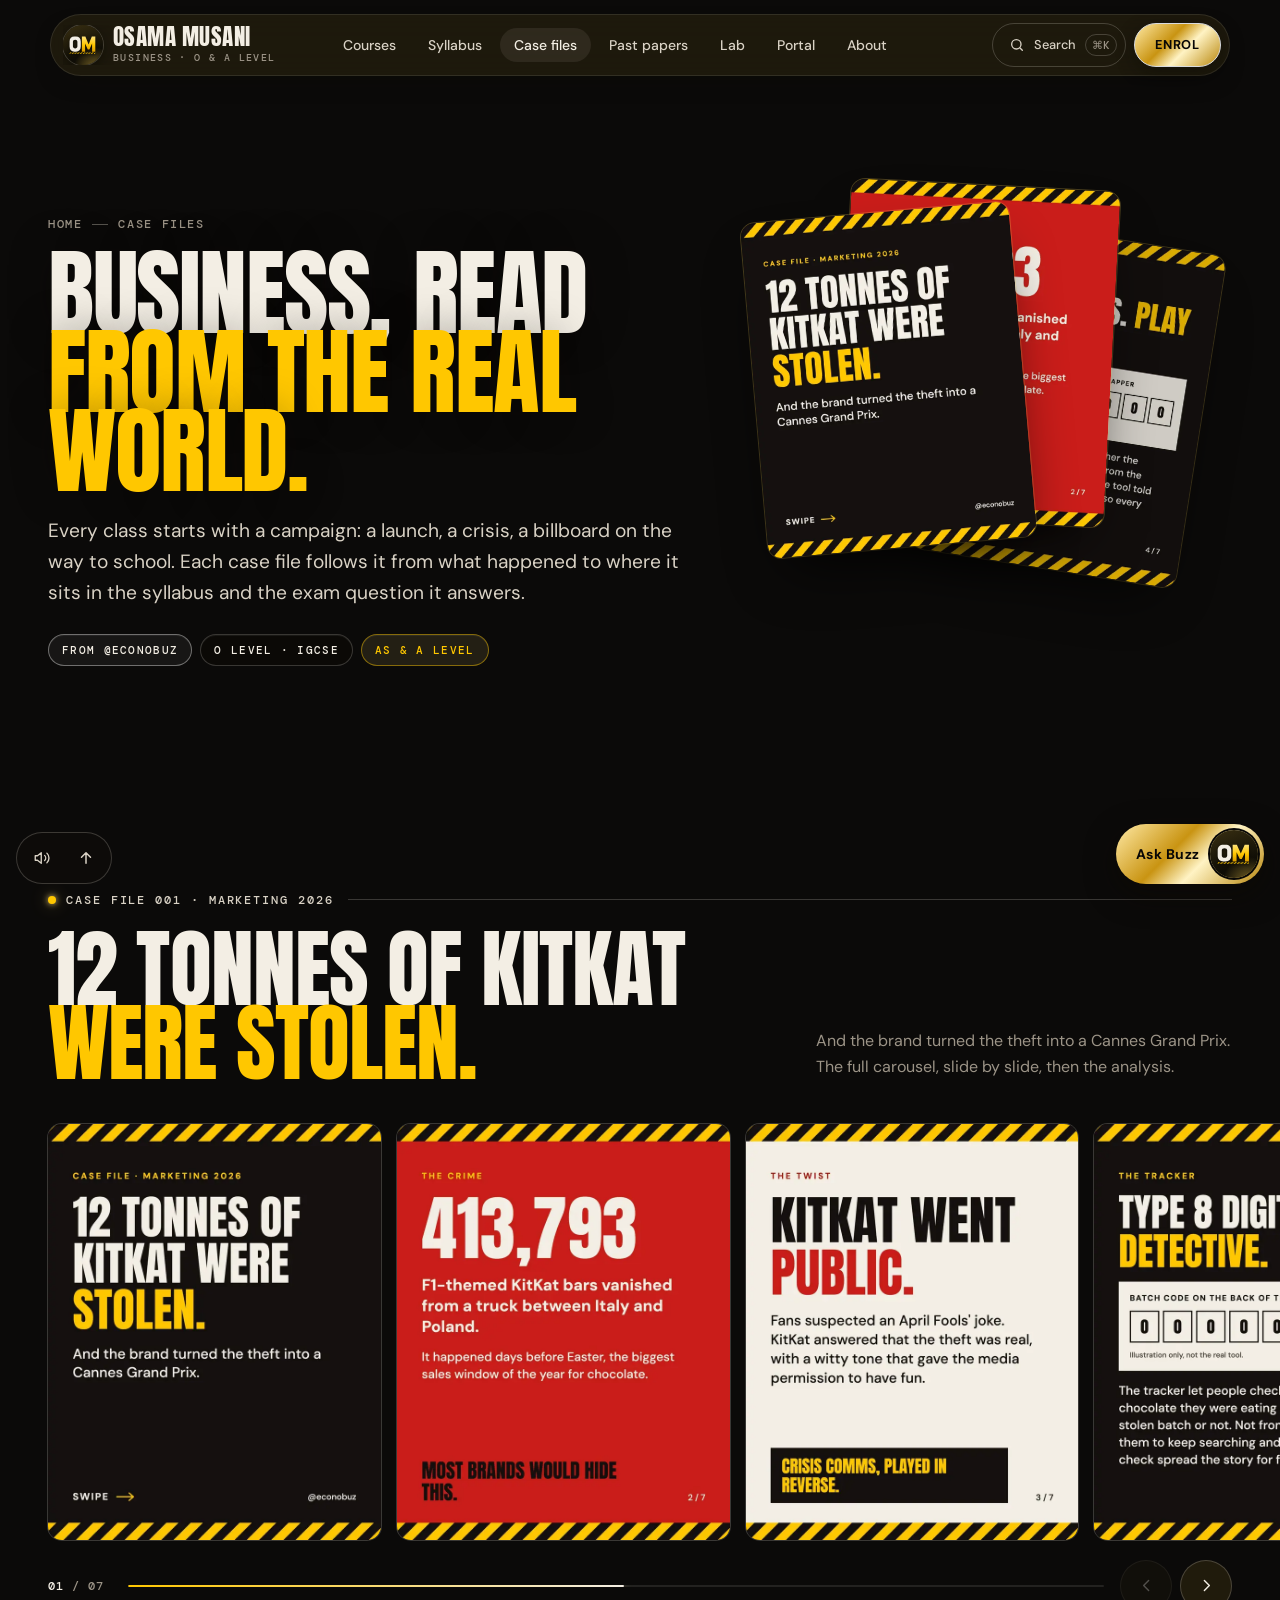
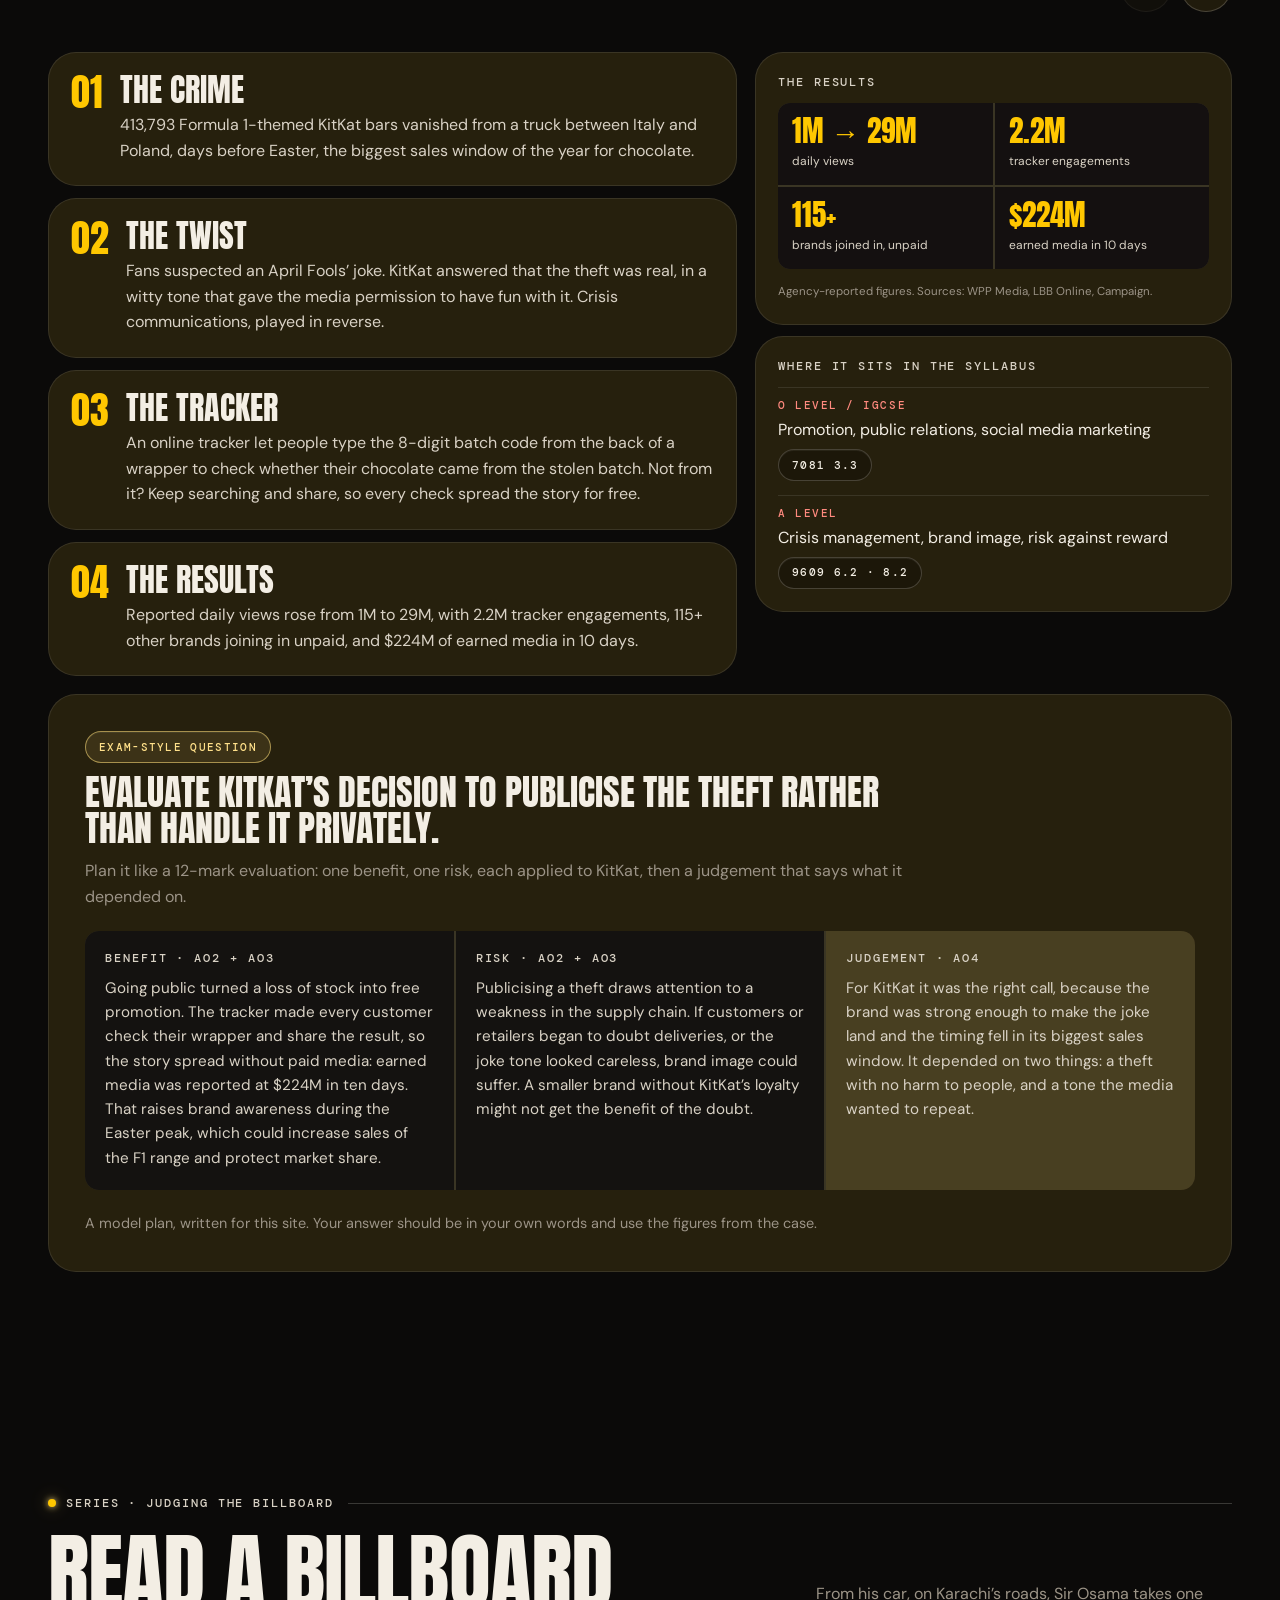
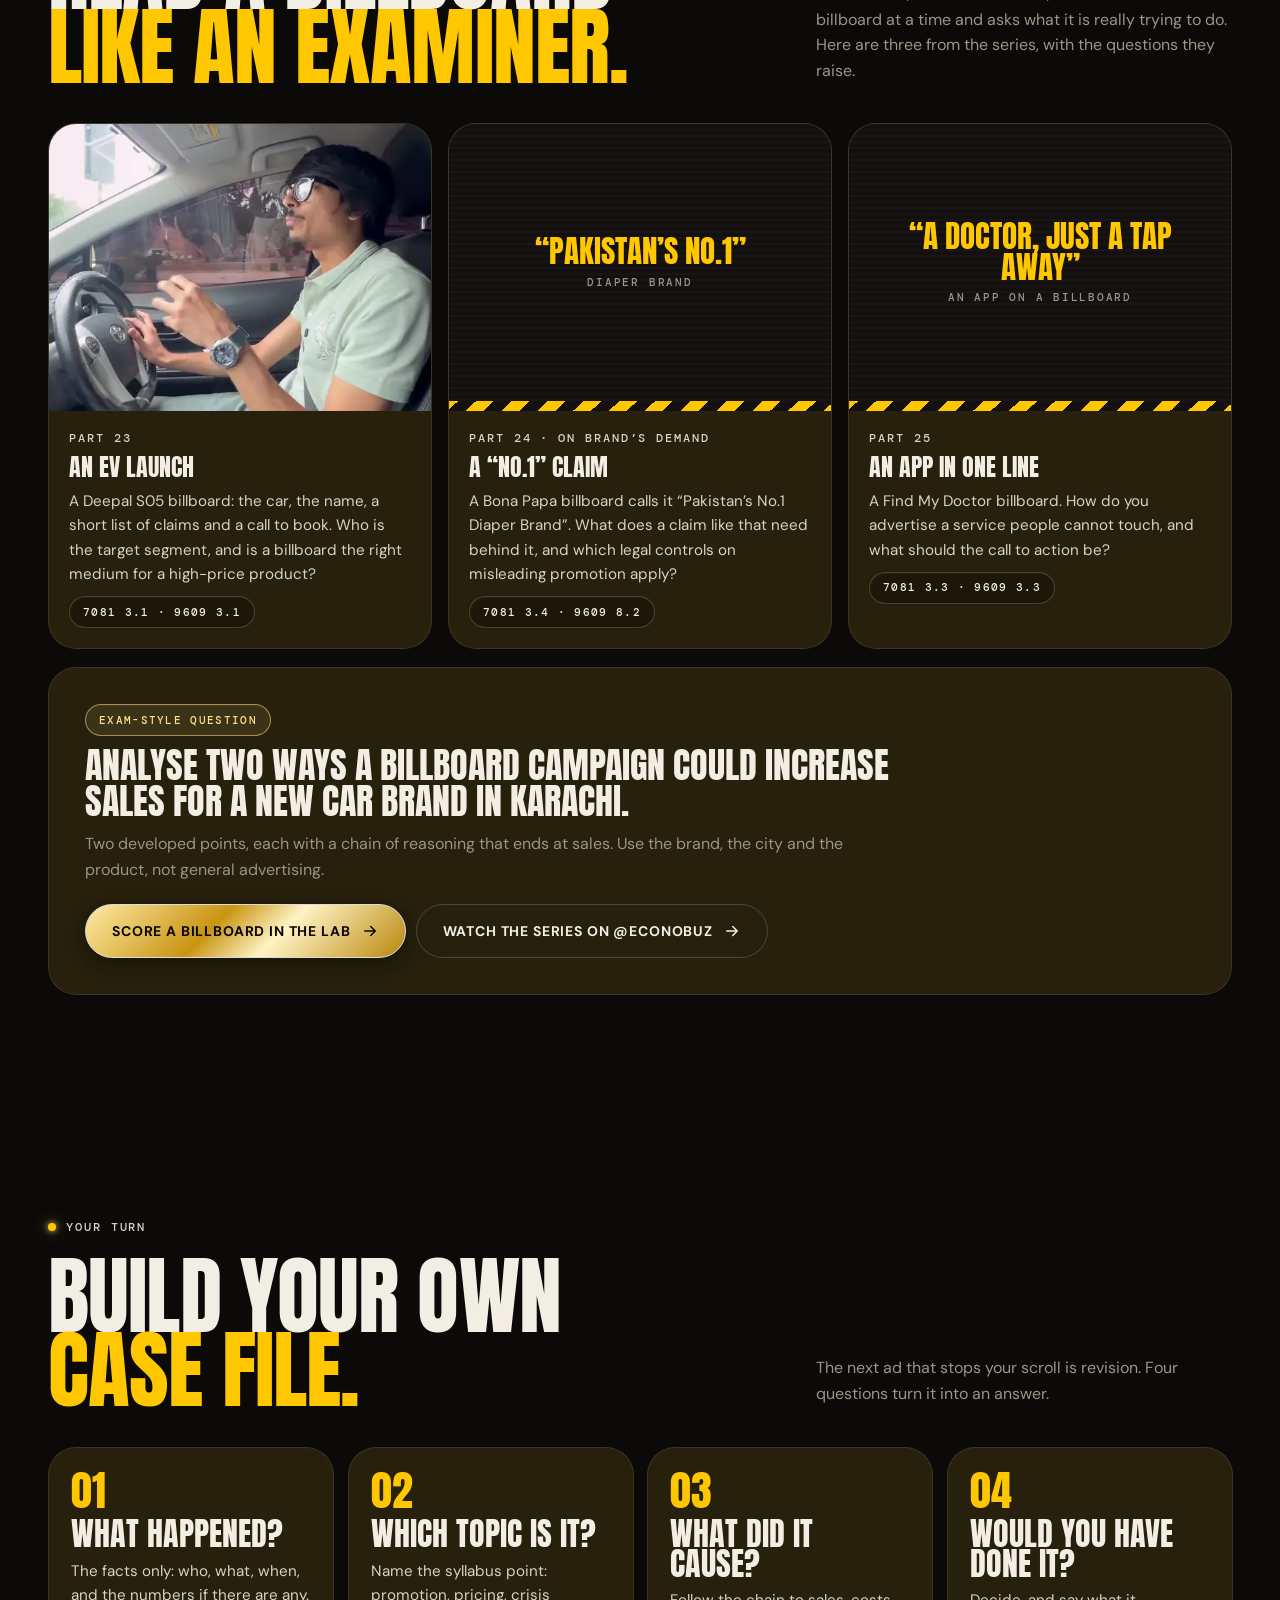
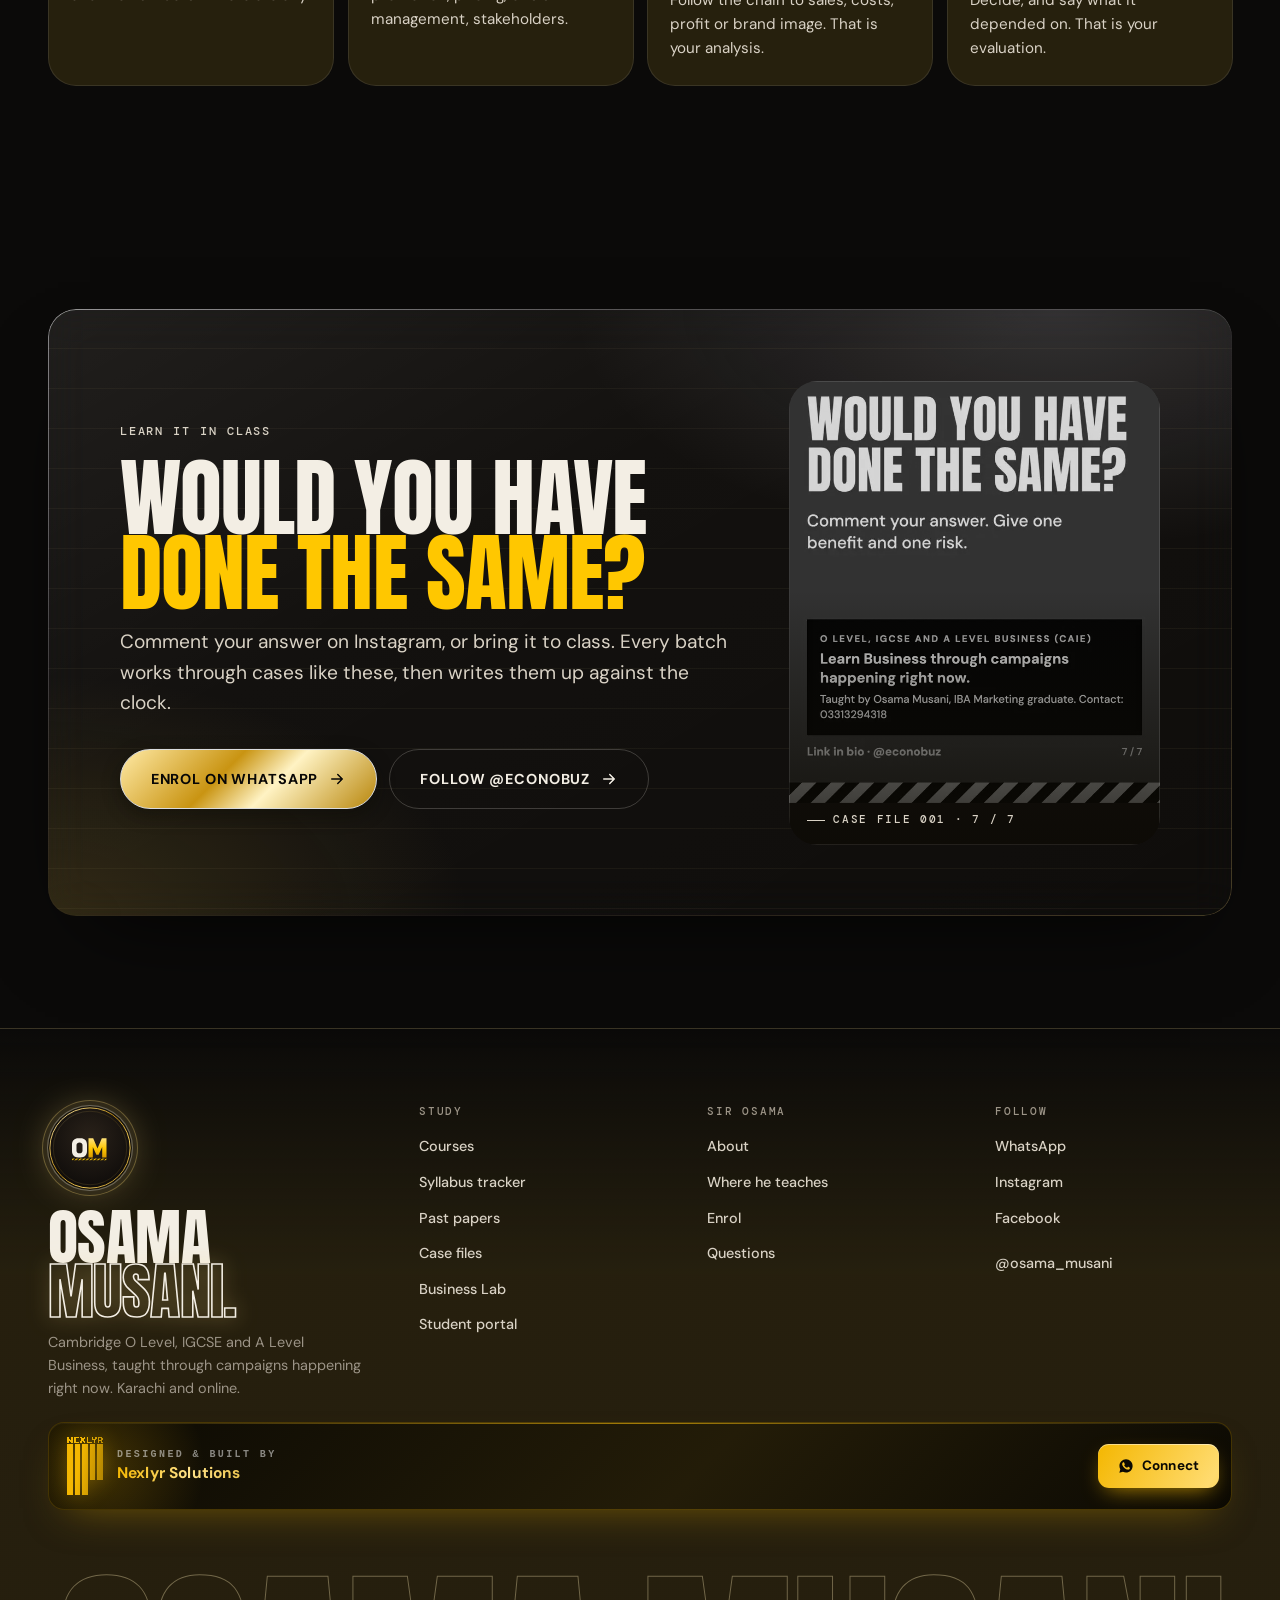
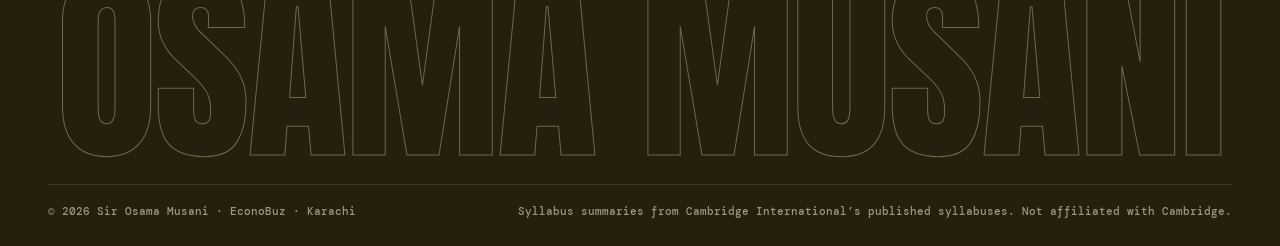
<file: cases.html>
<!doctype html><html lang="en" data-theme="dark"><head><meta charset="utf-8"><meta name="viewport" content="width=device-width,initial-scale=1,viewport-fit=cover"><title>Case files — Business through real campaigns · Sir Osama Musani</title><meta name="description" content="Real campaigns read for the Cambridge syllabus: the KitKat theft, Karachi billboards, and the exam questions they answer."><link rel="canonical" href="https://osama-musani.nexlyr.solutions/cases.html"><meta name="theme-color" content="#0b0a09"><meta property="og:type" content="website"><meta property="og:site_name" content="Sir Osama Musani · Business"><meta property="og:title" content="Case files — Business through real campaigns · Sir Osama Musani"><meta property="og:description" content="Real campaigns read for the Cambridge syllabus: the KitKat theft, Karachi billboards, and the exam questions they answer."><meta property="og:url" content="https://osama-musani.nexlyr.solutions/cases.html"><meta property="og:image" content="https://osama-musani.nexlyr.solutions/og.jpg"><meta property="og:image:width" content="1200"><meta property="og:image:height" content="630"><meta name="twitter:card" content="summary_large_image"><link rel="icon" type="image/svg+xml" href="favicon.svg"><link rel="apple-touch-icon" href="apple-touch-icon.png"><script>(function(){var d=document.documentElement;d.dataset.theme="dark";try{if(!sessionStorage.getItem("om-seen"))d.classList.add("ld-on");}catch(e){}})();</script><link rel="preload" href="assets/fonts/anton-latin-400-normal.woff2?v=912c3c9f" as="font" type="font/woff2" crossorigin><link rel="preload" href="assets/fonts/dm-sans-latin-400-normal.woff2?v=a220a328" as="font" type="font/woff2" crossorigin><link rel="stylesheet" href="assets/site.css?v=2de67554"><style>@layer base{}
/* =========================================================================
   Case files
   ========================================================================= */
.cs-stack{position:relative;min-height:520px}
.cs-s{position:absolute;width:54%;height:auto;aspect-ratio:4/5;object-fit:cover;border-radius:14px;box-shadow:0 30px 60px -24px rgb(0 0 0 / .9),0 0 0 1px rgb(255 215 94 / .25)}
.cs-s.s1{left:4%;top:8%;transform:rotate(-5deg);z-index:3}
.cs-s.s2{left:22%;top:3%;transform:rotate(3deg);z-index:2}
.cs-s.s3{left:40%;top:12%;transform:rotate(9deg);z-index:1;opacity:.85}
.cs-car{display:flex;gap:16px;overflow-x:auto;scroll-snap-type:x mandatory;margin:var(--sp-xl) calc(var(--gut) * -1) 0;padding:4px var(--gut) 14px;scrollbar-width:thin}
.cs-sl{flex:0 0 clamp(240px,26vw,340px);margin:0;scroll-snap-align:start;border-radius:14px;overflow:hidden;box-shadow:0 0 0 1px var(--v-line-2)}
.cs-sl img{display:block;width:100%;height:auto}
.cs-g{display:grid;grid-template-columns:minmax(0,1.3fr) minmax(0,.9fr);gap:18px;margin-top:var(--sp-xl);align-items:start}
.cs-beats{display:grid;gap:12px}
.cs-beat{display:grid;grid-template-columns:auto 1fr;gap:18px;padding:22px 22px}
.cs-n{font:400 2.4rem/.9 var(--f-display);color:var(--volt)}
.cs-beat p{margin-top:8px;color:var(--ink-2)}
.cs-side{display:grid;gap:12px;position:sticky;top:100px}
.cs-stats,.cs-syl{padding:22px;display:grid;gap:14px}
.cs-st{display:grid;grid-template-columns:1fr 1fr;gap:2px;border-radius:12px;overflow:hidden;background:var(--v-line)}
.cs-st div{display:grid;gap:6px;padding:14px;background:#141010}
.cs-st b{font:400 1.8rem/1 var(--f-display);color:#ffc700}
.cs-st span{font-size:12px;color:var(--ink-2)}
.cs-stats small{font-size:11.5px;color:var(--ink-3)}
.cs-sy{display:grid;gap:6px;padding-top:12px;border-top:1px solid var(--rule)}
.cs-sy b{font:500 11px/1 var(--f-mono);letter-spacing:.14em;text-transform:uppercase;color:#ff8a7e}
.cs-sy p{color:var(--ink)}
.cs-sy .tag{justify-self:start}
.cs-ans{margin-top:18px;padding:clamp(22px,3vw,36px);display:grid;gap:22px;position:relative;overflow:hidden}
.cs-ans::before{content:"";position:absolute;left:0;right:0;top:0;height:10px;background:var(--hazard)}
.cs-ans-h{display:grid;gap:12px;max-width:820px}
.cs-ans-h .tag{justify-self:start}
.cs-ans-h .h3{font-size:clamp(1.5rem,1.1rem + 1.4vw,2.4rem);line-height:1}
.cs-plan{display:grid;grid-template-columns:repeat(3,minmax(0,1fr));gap:2px;border-radius:14px;overflow:hidden;background:var(--v-line)}
.cs-col{display:grid;gap:10px;align-content:start;padding:20px;background:var(--v-ink-2)}
.cs-col p{color:var(--ink-2);font-size:.95rem}
.cs-j{background:rgb(255 199 0 / .07)}
.cs-row{display:flex;gap:10px;flex-wrap:wrap}
.bb-g{display:grid;grid-template-columns:repeat(3,minmax(0,1fr));gap:16px;margin-top:var(--sp-xl)}
.bb{margin:0;padding:0;overflow:hidden;display:grid;grid-template-rows:auto 1fr}
.bb-img{aspect-ratio:4/3;overflow:hidden}
.bb-img img{width:100%;height:100%;object-fit:cover;object-position:center 35%}
.bb-q{aspect-ratio:4/3;display:grid;place-content:center;gap:10px;padding:24px;text-align:center;background:repeating-linear-gradient(0deg,rgb(255 255 255 / .02) 0 2px,transparent 2px 6px),#141010;border-bottom:10px solid transparent;border-image:var(--hazard) 10}
.bb-q b{font:400 clamp(1.6rem,2.4vw,2.2rem)/1 var(--f-display);text-transform:uppercase;color:#ffc700}
.bb-q span{font:500 11px/1 var(--f-mono);letter-spacing:.16em;text-transform:uppercase;color:var(--ink-3)}
.bb figcaption{display:grid;gap:10px;align-content:start;padding:20px}
.bb figcaption b{font:400 1.5rem/1 var(--f-display);text-transform:uppercase;color:var(--ink)}
.bb figcaption p{color:var(--ink-2);font-size:.95rem}
.bb .tag{justify-self:start}
.cs-steps{list-style:none;margin:var(--sp-xl) 0 0;padding:0;display:grid;grid-template-columns:repeat(4,minmax(0,1fr));gap:14px}
.cs-steps li{padding:24px 22px;display:grid;gap:10px;align-content:start}
.cs-steps b{font:400 2.6rem/.9 var(--f-display);color:var(--volt)}
.cs-steps p{color:var(--ink-2);font-size:.95rem}
.cta-kk{padding:0;overflow:hidden;background:#141010}
.cta-kk img{width:100%;height:100%;object-fit:cover}
@media (max-width:1100px){.cs-steps{grid-template-columns:1fr 1fr}}
@media (max-width:960px){.cs-g{grid-template-columns:1fr}.cs-side{position:static}.cs-plan,.bb-g{grid-template-columns:1fr}.cs-stack{min-height:380px;margin-top:20px}}
@media (max-width:560px){.cs-steps{grid-template-columns:1fr}.cs-sl{flex-basis:76vw}.cs-s{width:70%}}
/* ---- phones: a tidy fan of two slides inside the screen, readable questions, full-width buttons */
@media (max-width:960px){
  .cs-hero .phero-art.cs-stack{position:relative;width:100%;max-width:380px;min-height:0;aspect-ratio:1/1.05;margin:28px auto 0;overflow:visible}
  .cs-s{width:64%}
  .cs-s.s1{left:2%;top:7%;transform:rotate(-4deg)}
  .cs-s.s2{left:34%;top:0;transform:rotate(4deg)}
  .cs-s.s3{display:none}
  .cs-ans{padding:24px 20px 22px}
  .cs-ans-h .h3{font-size:clamp(1.35rem,6.4vw,1.8rem);line-height:1.02;overflow-wrap:anywhere}
  .cs-row{flex-direction:column}
  .cs-row{min-width:0;width:100%}
  .cs-row .btn{width:100%;min-width:0;justify-content:center;white-space:normal;text-align:center;padding-inline:18px}
  .cs-beat{grid-template-columns:auto minmax(0,1fr);gap:14px;padding:18px}
  .cs-n{font-size:2rem}
  .bb-img,.bb-q{aspect-ratio:16/10}
}
@media (max-width:560px){
  .cs-sl{flex-basis:78vw}
  .cs-st b{font-size:1.5rem}
  .cs-steps li{padding:20px 18px}
}
</style></head><body data-page="cases"><a class="skip" href="#main">Skip to content</a><div class="bg-base" aria-hidden="true"></div><div class="aurora" aria-hidden="true"><i></i><i></i><i></i></div><canvas id="bg3d" aria-hidden="true"></canvas><div class="bg-veil" aria-hidden="true"></div><div class="grain" aria-hidden="true"></div><div class="ldx" aria-hidden="true"><div class="ldx-fill"><div class="ldx-grp"><div class="ldx-w">OSAMA<div class="ldx-gold"><img src="assets/img/osama-musani.webp?v=b2573896" alt="" decoding="async"><i class="ldx-shine"></i></div><i class="ldx-crest"></i></div><div class="ldx-s">O, IGCSE &amp; A Level Business &middot; Karachi</div></div></div><div class="ldx-ink"><div class="ldx-grp"><div class="ldx-w"><span class="ldx-i"><i>O</i></span><span><i>S</i></span><span><i>A</i></span><span><i>M</i></span><span><i>A</i></span></div><div class="ldx-s"><span>O, IGCSE &amp; A Level Business &middot; Karachi</span></div></div></div><div class="ldx-m ldx-tl"><img src="assets/img/om-mark.svg?v=88080bf9" alt="" width="195" height="122"><span>Sir Osama Musani</span></div><div class="ldx-m ldx-tr">EconoBuz &middot; Case file 001</div><div class="ldx-m ldx-bl"><b id="ldN">000</b><span>Opening the case file</span></div><div class="ldx-m ldx-br">O Level 7115 / 7081 &middot; IGCSE 0450 / 0264<br>AS &amp; A Level 9609</div></div><div class="pt" aria-hidden="true"><div class="pt-bg"></div><div class="pt-in"><span class="pt-f"></span><div class="pt-w"></div></div><i class="pt-line"></i></div><i class="sprog" aria-hidden="true"></i><header class="nav"><a class="brand" href="index.html" aria-label="Sir Osama Musani, home"><span class="seal" aria-hidden="true"><img src="assets/img/om-mark.svg?v=88080bf9" alt="" width="195" height="122" decoding="async"></span><span class="brand-t"><b>Osama Musani</b><span>Business · O &amp; A Level</span></span></a><nav class="nav-links" aria-label="Main"><a href="courses.html">Courses</a><a href="syllabus.html">Syllabus</a><a href="cases.html" aria-current="page">Case files</a><a href="past-papers.html">Past papers</a><a href="lab.html">Lab</a><a href="portal.html">Portal</a><a href="about.html">About</a></nav><div class="nav-r"><button class="nav-search" type="button" data-cmdk aria-label="Search the site"><svg viewBox="0 0 24 24" fill="none" stroke="currentColor" stroke-width="2" stroke-linecap="round"><circle cx="11" cy="11" r="7"/><path d="m20 20-3.5-3.5"/></svg><span>Search</span><kbd>⌘K</kbd></button><a class="btn btn-pri btn-sm btn-enrol" href="contact.html#enrol">Enrol</a><button class="burger" type="button" aria-label="Menu" aria-expanded="false" aria-controls="menu"><span></span><span></span></button></div></header><div class="menu" id="menu" aria-hidden="true"><nav aria-label="Mobile"><a href="index.html"><small>01</small>Home<i>f.01</i></a><a href="courses.html"><small>02</small>Courses<i>f.02</i></a><a href="syllabus.html"><small>03</small>Syllabus<i>f.03</i></a><a href="cases.html" aria-current="page"><small>04</small>Case files<i>f.04</i></a><a href="past-papers.html"><small>05</small>Past papers<i>f.05</i></a><a href="lab.html"><small>06</small>Lab<i>f.06</i></a><a href="portal.html"><small>07</small>Portal<i>f.07</i></a><a href="about.html"><small>08</small>About<i>f.08</i></a><a href="contact.html"><small>09</small>Contact<i>f.09</i></a></nav><div class="menu-foot"><a class="btn btn-pri" data-wa="Assalam o Alaikum Sir, I would like to enrol in Business with Sir Osama Musani." href="contact.html#enrol" target="_blank" rel="noopener">WhatsApp</a><a class="btn btn-sm mf-portal" href="portal.html">Student portal</a><button class="btn btn-sm" type="button" data-sound-toggle>Sound</button></div></div><main id="main"><section class="phero cs-hero" data-shape="om" data-shape-x=".58" data-shape-y=".04" data-shape-s=".62" data-shape-a=".45" data-shape-my="-.52" data-shape-ms=".4" data-shape-ma=".2">
  <div class="wrap phero-g">
    <div>
      <nav class="crumbs" aria-label="Breadcrumb"><a href="index.html">Home</a><i></i><span>Case files</span></nav>
      <h1 class="display" data-split>Business, read <em>from the real world.</em></h1>
      <p class="lede" data-rv>Every class starts with a campaign: a launch, a crisis, a billboard on the way to school. Each case file follows it from what happened to where it sits in the syllabus and the exam question it answers.</p>
      <div class="phero-meta" data-rv><span class="tag brass">From @econobuz</span><span class="tag">O Level &middot; IGCSE</span><span class="tag violet">AS &amp; A Level</span></div>
    </div>
    <div class="phero-art cs-stack" data-rv="scale" aria-hidden="true">
      <img class="cs-s s3" src="assets/img/kitkat-4.webp?v=3c25d935" alt="" width="720" height="900" decoding="async">
      <img class="cs-s s2" src="assets/img/kitkat-2.webp?v=f6be4ab5" alt="" width="720" height="900" decoding="async">
      <img class="cs-s s1" src="assets/img/kitkat-1.webp?v=0a38fc11" alt="" width="720" height="900" decoding="async">
    </div>
  </div>
</section>

<!-- ============================== KITKAT -->
<section class="sec cs" id="kitkat" data-shape="coin" data-shape-x="-.6" data-shape-y="-.05" data-shape-s=".6" data-shape-a=".38" data-shape-my="-.5" data-shape-ms=".38">
  <div class="wrap">
    <div class="sec-head">
      <div class="meta"><span class="folio">Case file 001 &middot; Marketing 2026</span><span class="hair"></span></div>
      <h2 class="title" data-split>12 tonnes of KitKat <em>were stolen.</em></h2>
      <p class="lede" data-rv>And the brand turned the theft into a Cannes Grand Prix. The full carousel, slide by slide, then the analysis.</p>
    </div>
    <div class="cs-car" data-rail="g" tabindex="0" aria-label="The KitKat case file, seven slides. Scroll sideways.">
      <figure class="cs-sl" data-rv><img src="assets/img/kitkat-1.webp?v=0a38fc11" alt="Slide 1: 12 tonnes of KitKat were stolen, and the brand turned the theft into a Cannes Grand Prix." width="720" height="900" decoding="async"></figure>
      <figure class="cs-sl" data-rv><img src="assets/img/kitkat-2.webp?v=f6be4ab5" alt="Slide 2: 413,793 F1-themed KitKat bars vanished from a truck between Italy and Poland, days before Easter." width="720" height="900" loading="lazy" decoding="async"></figure>
      <figure class="cs-sl" data-rv><img src="assets/img/kitkat-3.webp?v=4ddabb95" alt="Slide 3: KitKat went public, answering with a witty tone. Crisis comms played in reverse." width="720" height="900" loading="lazy" decoding="async"></figure>
      <figure class="cs-sl" data-rv><img src="assets/img/kitkat-4.webp?v=3c25d935" alt="Slide 4: type the 8-digit batch code and play detective." width="720" height="900" loading="lazy" decoding="async"></figure>
      <figure class="cs-sl" data-rv><img src="assets/img/kitkat-5.webp?v=2b993ebc" alt="Slide 5: results, from 1M to 29M daily views, 2.2M tracker engagements, 115+ brands joined in unpaid, $224M earned media in 10 days." width="720" height="900" loading="lazy" decoding="async"></figure>
      <figure class="cs-sl" data-rv><img src="assets/img/kitkat-6.webp?v=972cd94e" alt="Slide 6: where this sits in the syllabus, with an exam-style question." width="720" height="900" loading="lazy" decoding="async"></figure>
      <figure class="cs-sl" data-rv><img src="assets/img/kitkat-7.webp?v=750f36ee" alt="Slide 7: would you have done the same? Give one benefit and one risk." width="720" height="900" loading="lazy" decoding="async"></figure>
    </div>

    <div class="cs-g">
      <div class="cs-beats" data-cs-beats="kitkat"></div>
      <aside class="cs-side">
        <div class="cs-stats card" data-cs-stats="kitkat"></div>
        <div class="cs-syl card" data-cs-syl="kitkat"></div>
      </aside>
    </div>

    <div class="cs-ans card" data-rv>
      <div class="cs-ans-h"><span class="tag red">Exam-style question</span><h3 class="h3" data-cs-q="kitkat"></h3><p class="muted" data-cs-m="kitkat"></p></div>
      <div class="cs-plan">
        <div class="cs-col"><span class="folio">Benefit &middot; AO2 + AO3</span><p>Going public turned a loss of stock into free promotion. The tracker made every customer check their wrapper and share the result, so the story spread without paid media: earned media was reported at $224M in ten days. That raises brand awareness during the Easter peak, which could increase sales of the F1 range and protect market share.</p></div>
        <div class="cs-col"><span class="folio">Risk &middot; AO2 + AO3</span><p>Publicising a theft draws attention to a weakness in the supply chain. If customers or retailers began to doubt deliveries, or the joke tone looked careless, brand image could suffer. A smaller brand without KitKat&rsquo;s loyalty might not get the benefit of the doubt.</p></div>
        <div class="cs-col cs-j"><span class="folio">Judgement &middot; AO4</span><p>For KitKat it was the right call, because the brand was strong enough to make the joke land and the timing fell in its biggest sales window. It depended on two things: a theft with no harm to people, and a tone the media wanted to repeat.</p></div>
      </div>
      <p class="small muted">A model plan, written for this site. Your answer should be in your own words and use the figures from the case.</p>
    </div>
  </div>
</section>

<!-- ============================== BILLBOARDS -->
<section class="sec cs" id="billboards" data-shape="chart" data-shape-x=".6" data-shape-y="-.05" data-shape-s=".6" data-shape-a=".38" data-shape-my=".5" data-shape-ms=".38">
  <div class="wrap">
    <div class="sec-head">
      <div class="meta"><span class="folio">Series &middot; Judging the billboard</span><span class="hair"></span></div>
      <h2 class="title" data-split>Read a billboard <em>like an examiner.</em></h2>
      <p class="lede" data-rv>From his car, on Karachi&rsquo;s roads, Sir Osama takes one billboard at a time and asks what it is really trying to do. Here are three from the series, with the questions they raise.</p>
    </div>
    <div class="bb-g">
      <figure class="bb card" data-rv><div class="bb-img"><img src="assets/img/g-car.webp?v=221b4f7f" alt="Sir Osama judging a billboard from the driver's seat" width="540" height="720" loading="lazy" decoding="async"></div><figcaption><span class="folio">Part 23</span><b>An EV launch</b><p>A Deepal S05 billboard: the car, the name, a short list of claims and a call to book. Who is the target segment, and is a billboard the right medium for a high-price product?</p><span class="tag">7081 3.1 &middot; 9609 3.1</span></figcaption></figure>
      <figure class="bb card" data-rv style="--d:.06s"><div class="bb-q" aria-hidden="true"><b>&ldquo;Pakistan&rsquo;s No.1&rdquo;</b><span>diaper brand</span></div><figcaption><span class="folio">Part 24 &middot; on brand&rsquo;s demand</span><b>A &ldquo;No.1&rdquo; claim</b><p>A Bona Papa billboard calls it &ldquo;Pakistan&rsquo;s No.1 Diaper Brand&rdquo;. What does a claim like that need behind it, and which legal controls on misleading promotion apply?</p><span class="tag">7081 3.4 &middot; 9609 8.2</span></figcaption></figure>
      <figure class="bb card" data-rv style="--d:.12s"><div class="bb-q" aria-hidden="true"><b>&ldquo;A doctor, just a tap away&rdquo;</b><span>an app on a billboard</span></div><figcaption><span class="folio">Part 25</span><b>An app in one line</b><p>A Find My Doctor billboard. How do you advertise a service people cannot touch, and what should the call to action be?</p><span class="tag">7081 3.3 &middot; 9609 3.3</span></figcaption></figure>
    </div>
    <div class="cs-ans card" data-rv>
      <div class="cs-ans-h"><span class="tag red">Exam-style question</span><h3 class="h3" data-cs-q="billboards"></h3><p class="muted" data-cs-m="billboards"></p></div>
      <div class="cs-row"><a class="btn btn-pri" href="lab.html#mix">Score a billboard in the Lab <svg class="arr" viewBox="0 0 24 24" fill="none" stroke="currentColor" stroke-width="2" stroke-linecap="round" stroke-linejoin="round"><path d="M5 12h14M13 6l6 6-6 6"/></svg></a><a class="btn" data-href="instagram" href="#">Watch the series on @econobuz</a></div>
    </div>
  </div>
</section>

<!-- ============================== HOW TO READ A CASE -->
<section class="sec" id="method" data-shape="grid" data-shape-x="-.55" data-shape-a=".4" data-shape-my="-.5" data-shape-ms=".38">
  <div class="wrap">
    <div class="sec-head">
      <div class="meta"><span class="folio">Your turn</span><span class="hair"></span></div>
      <h2 class="title" data-split>Build your own <em>case file.</em></h2>
      <p class="lede" data-rv>The next ad that stops your scroll is revision. Four questions turn it into an answer.</p>
    </div>
    <ol class="cs-steps">
      <li class="card" data-rv><b class="num">01</b><h3 class="h3">What happened?</h3><p>The facts only: who, what, when, and the numbers if there are any.</p></li>
      <li class="card" data-rv style="--d:.05s"><b class="num">02</b><h3 class="h3">Which topic is it?</h3><p>Name the syllabus point: promotion, pricing, crisis management, stakeholders.</p></li>
      <li class="card" data-rv style="--d:.1s"><b class="num">03</b><h3 class="h3">What did it cause?</h3><p>Follow the chain to sales, costs, profit or brand image. That is your analysis.</p></li>
      <li class="card" data-rv style="--d:.15s"><b class="num">04</b><h3 class="h3">Would you have done it?</h3><p>Decide, and say what it depended on. That is your evaluation.</p></li>
    </ol>
  </div>
</section>

<section class="sec" data-shape="score" data-shape-x=".55" data-shape-a=".5" data-shape-my=".4" data-shape-ms=".45">
  <div class="wrap">
    <div class="cta has-ph" data-rv>
      <div>
        <span class="folio">Learn it in class</span>
        <h2 class="title" style="margin-top:18px">Would you have <em>done the same?</em></h2>
        <p class="lede" style="margin-top:18px">Comment your answer on Instagram, or bring it to class. Every batch works through cases like these, then writes them up against the clock.</p>
        <div class="cta-row">
          <a class="btn btn-pri btn-lg" data-mag data-wa="Assalam o Alaikum Sir, I would like to join your Business classes." href="contact.html#enrol">Enrol on WhatsApp <svg class="arr" viewBox="0 0 24 24" fill="none" stroke="currentColor" stroke-width="2" stroke-linecap="round" stroke-linejoin="round"><path d="M5 12h14M13 6l6 6-6 6"/></svg></a>
          <a class="btn btn-lg" data-href="instagram" href="#">Follow @econobuz</a>
        </div>
      </div>
      <figure class="ph cta-ph cta-kk" data-par aria-hidden="true">
        <img src="assets/img/kitkat-7.webp?v=750f36ee" alt="" width="720" height="900" loading="lazy" decoding="async">
        <figcaption><span class="ph-cap">Case file 001 &middot; 7 / 7</span></figcaption>
      </figure>
    </div>
  </div>
</section>
</main>
<footer class="foot"><div class="wrap"><div class="foot-top"><div><img class="foot-logo" src="assets/img/om-logo.svg?v=1a003650" alt="Sir Osama Musani, O, IGCSE &amp; A Level Business" width="448" height="448" loading="lazy" decoding="async"><p class="foot-word">Osama<span>Musani.</span></p><p class="small" style="margin-top:14px;max-width:36ch">Cambridge O Level, IGCSE and A Level Business, taught through campaigns happening right now. Karachi and online.</p></div><div><h4>Study</h4><ul><li><a href="courses.html">Courses</a></li><li><a href="syllabus.html">Syllabus tracker</a></li><li><a href="past-papers.html">Past papers</a></li><li><a href="cases.html">Case files</a></li><li><a href="lab.html">Business Lab</a></li><li><a href="portal.html">Student portal</a></li></ul></div><div><h4>Sir Osama</h4><ul><li><a href="about.html">About</a></li><li><a href="about.html#where">Where he teaches</a></li><li><a href="contact.html#enrol">Enrol</a></li><li><a href="contact.html#faq">Questions</a></li></ul></div><div><h4>Follow</h4><ul><li><a data-wa="Assalam o Alaikum" href="contact.html">WhatsApp</a></li><li><a data-href="instagram" href="#">Instagram</a></li><li><a data-href="facebook" href="#">Facebook</a></li><li><a data-href="youtube" href="#">YouTube</a></li><li><a data-href="instagram2" href="#">@osama_musani</a></li><li><a data-href="linkedin" href="#">LinkedIn</a></li></ul></div></div><div class="nxb">
      <a class="nxb__id" href="https://nexlyr.solutions/" target="_blank" rel="noopener"
         aria-label="Nexlyr Solutions — the studio that designed and built this site">
        <span class="nxb__mk" aria-hidden="true"><svg viewBox="0 0 631 1011" xmlns="http://www.w3.org/2000/svg" shape-rendering="crispEdges" role="img" aria-label="Nexlyr Solutions logo"><defs><linearGradient id="nxbLogoG" gradientUnits="userSpaceOnUse" x1="277.4" y1="43.9" x2="724.3" y2="114.7"><stop offset="0" stop-color="#f4b701"/><stop offset="1" stop-color="#b38601"/></linearGradient></defs><g fill="url(#nxbLogoG)"><rect x="2.5" y="1" width="27.2" height="6.8"/><rect x="70.5" y="1" width="27.2" height="6.8"/><rect x="124.9" y="1" width="88.4" height="6.8"/><rect x="233.7" y="1" width="27.2" height="6.8"/><rect x="294.9" y="1" width="27.2" height="6.8"/><rect x="342.5" y="1" width="27.2" height="6.8"/><rect x="430.9" y="1" width="27.2" height="6.8"/><rect x="492.1" y="1" width="27.2" height="6.8"/><rect x="539.7" y="1" width="74.8" height="6.8"/><rect x="2.5" y="7.8" width="34" height="6.8"/><rect x="70.5" y="7.8" width="27.2" height="6.8"/><rect x="124.9" y="7.8" width="88.4" height="6.8"/><rect x="233.7" y="7.8" width="27.2" height="6.8"/><rect x="294.9" y="7.8" width="27.2" height="6.8"/><rect x="342.5" y="7.8" width="27.2" height="6.8"/><rect x="430.9" y="7.8" width="27.2" height="6.8"/><rect x="492.1" y="7.8" width="27.2" height="6.8"/><rect x="539.7" y="7.8" width="81.6" height="6.8"/><rect x="2.5" y="14.6" width="34" height="6.8"/><rect x="70.5" y="14.6" width="27.2" height="6.8"/><rect x="124.9" y="14.6" width="27.2" height="6.8"/><rect x="233.7" y="14.6" width="34" height="6.8"/><rect x="288.1" y="14.6" width="34" height="6.8"/><rect x="342.5" y="14.6" width="27.2" height="6.8"/><rect x="430.9" y="14.6" width="27.2" height="6.8"/><rect x="492.1" y="14.6" width="27.2" height="6.8"/><rect x="539.7" y="14.6" width="27.2" height="6.8"/><rect x="600.9" y="14.6" width="27.2" height="6.8"/><rect x="2.5" y="21.4" width="40.8" height="6.8"/><rect x="70.5" y="21.4" width="27.2" height="6.8"/><rect x="124.9" y="21.4" width="27.2" height="6.8"/><rect x="240.5" y="21.4" width="34" height="6.8"/><rect x="281.3" y="21.4" width="34" height="6.8"/><rect x="342.5" y="21.4" width="27.2" height="6.8"/><rect x="430.9" y="21.4" width="27.2" height="6.8"/><rect x="492.1" y="21.4" width="27.2" height="6.8"/><rect x="539.7" y="21.4" width="27.2" height="6.8"/><rect x="600.9" y="21.4" width="27.2" height="6.8"/><rect x="2.5" y="28.2" width="47.6" height="6.8"/><rect x="70.5" y="28.2" width="27.2" height="6.8"/><rect x="124.9" y="28.2" width="27.2" height="6.8"/><rect x="247.3" y="28.2" width="61.2" height="6.8"/><rect x="342.5" y="28.2" width="27.2" height="6.8"/><rect x="437.7" y="28.2" width="27.2" height="6.8"/><rect x="485.3" y="28.2" width="27.2" height="6.8"/><rect x="539.7" y="28.2" width="27.2" height="6.8"/><rect x="600.9" y="28.2" width="27.2" height="6.8"/><rect x="2.5" y="35" width="54.4" height="6.8"/><rect x="70.5" y="35" width="27.2" height="6.8"/><rect x="124.9" y="35" width="27.2" height="6.8"/><rect x="254.1" y="35" width="47.6" height="6.8"/><rect x="342.5" y="35" width="27.2" height="6.8"/><rect x="444.5" y="35" width="27.2" height="6.8"/><rect x="478.5" y="35" width="27.2" height="6.8"/><rect x="539.7" y="35" width="27.2" height="6.8"/><rect x="600.9" y="35" width="27.2" height="6.8"/><rect x="2.5" y="41.8" width="27.2" height="6.8"/><rect x="36.5" y="41.8" width="27.2" height="6.8"/><rect x="70.5" y="41.8" width="27.2" height="6.8"/><rect x="124.9" y="41.8" width="81.6" height="6.8"/><rect x="260.9" y="41.8" width="34" height="6.8"/><rect x="342.5" y="41.8" width="27.2" height="6.8"/><rect x="451.3" y="41.8" width="47.6" height="6.8"/><rect x="539.7" y="41.8" width="27.2" height="6.8"/><rect x="600.9" y="41.8" width="27.2" height="6.8"/><rect x="2.5" y="48.6" width="27.2" height="6.8"/><rect x="36.5" y="48.6" width="27.2" height="6.8"/><rect x="70.5" y="48.6" width="27.2" height="6.8"/><rect x="124.9" y="48.6" width="81.6" height="6.8"/><rect x="260.9" y="48.6" width="34" height="6.8"/><rect x="342.5" y="48.6" width="27.2" height="6.8"/><rect x="458.1" y="48.6" width="34" height="6.8"/><rect x="539.7" y="48.6" width="27.2" height="6.8"/><rect x="600.9" y="48.6" width="27.2" height="6.8"/><rect x="2.5" y="55.4" width="27.2" height="6.8"/><rect x="43.3" y="55.4" width="54.4" height="6.8"/><rect x="124.9" y="55.4" width="27.2" height="6.8"/><rect x="254.1" y="55.4" width="47.6" height="6.8"/><rect x="342.5" y="55.4" width="27.2" height="6.8"/><rect x="464.9" y="55.4" width="27.2" height="6.8"/><rect x="539.7" y="55.4" width="81.6" height="6.8"/><rect x="2.5" y="62.2" width="27.2" height="6.8"/><rect x="43.3" y="62.2" width="54.4" height="6.8"/><rect x="124.9" y="62.2" width="27.2" height="6.8"/><rect x="247.3" y="62.2" width="61.2" height="6.8"/><rect x="342.5" y="62.2" width="27.2" height="6.8"/><rect x="464.9" y="62.2" width="27.2" height="6.8"/><rect x="539.7" y="62.2" width="74.8" height="6.8"/><rect x="2.5" y="69" width="27.2" height="6.8"/><rect x="50.1" y="69" width="47.6" height="6.8"/><rect x="124.9" y="69" width="27.2" height="6.8"/><rect x="240.5" y="69" width="34" height="6.8"/><rect x="281.3" y="69" width="34" height="6.8"/><rect x="342.5" y="69" width="27.2" height="6.8"/><rect x="464.9" y="69" width="27.2" height="6.8"/><rect x="539.7" y="69" width="27.2" height="6.8"/><rect x="580.5" y="69" width="34" height="6.8"/><rect x="2.5" y="75.8" width="27.2" height="6.8"/><rect x="56.9" y="75.8" width="40.8" height="6.8"/><rect x="124.9" y="75.8" width="27.2" height="6.8"/><rect x="233.7" y="75.8" width="34" height="6.8"/><rect x="288.1" y="75.8" width="34" height="6.8"/><rect x="342.5" y="75.8" width="27.2" height="6.8"/><rect x="464.9" y="75.8" width="27.2" height="6.8"/><rect x="539.7" y="75.8" width="27.2" height="6.8"/><rect x="587.3" y="75.8" width="34" height="6.8"/><rect x="2.5" y="82.6" width="27.2" height="6.8"/><rect x="63.7" y="82.6" width="34" height="6.8"/><rect x="124.9" y="82.6" width="88.4" height="6.8"/><rect x="233.7" y="82.6" width="27.2" height="6.8"/><rect x="294.9" y="82.6" width="27.2" height="6.8"/><rect x="342.5" y="82.6" width="88.4" height="6.8"/><rect x="464.9" y="82.6" width="27.2" height="6.8"/><rect x="539.7" y="82.6" width="27.2" height="6.8"/><rect x="594.1" y="82.6" width="34" height="6.8"/><rect x="2.5" y="89.4" width="27.2" height="6.8"/><rect x="70.5" y="89.4" width="27.2" height="6.8"/><rect x="124.9" y="89.4" width="88.4" height="6.8"/><rect x="233.7" y="89.4" width="27.2" height="6.8"/><rect x="294.9" y="89.4" width="27.2" height="6.8"/><rect x="342.5" y="89.4" width="88.4" height="6.8"/><rect x="464.9" y="89.4" width="27.2" height="6.8"/><rect x="539.7" y="89.4" width="27.2" height="6.8"/><rect x="600.9" y="89.4" width="27.2" height="6.8"/><rect x="0" y="128" width="98.5" height="883"/><rect x="133.25" y="128" width="98.5" height="883"/><rect x="266.5" y="128" width="98.5" height="883"/><rect x="399.75" y="128" width="98.5" height="630"/><rect x="533" y="128" width="98.5" height="630"/></g></svg></span>
        <span class="nxb__tx"><span class="nxb__kk">Designed &amp; built by</span><span class="nxb__nm">Nexlyr Solutions</span></span>
      </a>
      <a class="nxb__go" target="_blank" rel="noopener"
         href="https://wa.me/923053687680?text=Hi%20Nexlyr%21%20I%20saw%20Sir%20Osama%20Musani%27s%20website%20and%20I%27d%20like%20a%20site%20like%20it."
         aria-label="Connect with Nexlyr Solutions on WhatsApp">
        <svg viewBox="0 0 24 24" fill="currentColor" aria-hidden="true"><path d="M12.04 2C6.58 2 2.14 6.44 2.14 11.9c0 1.75.46 3.45 1.32 4.95L2.05 22l5.28-1.38a9.86 9.86 0 0 0 4.71 1.2c5.46 0 9.9-4.44 9.9-9.9S17.5 2 12.04 2zm5.8 14.06c-.24.68-1.4 1.3-1.94 1.35-.5.05-1.13.07-1.82-.11-.42-.13-.96-.31-1.65-.61-2.9-1.25-4.8-4.17-4.95-4.37-.14-.2-1.18-1.57-1.18-3s.75-2.13 1.02-2.42c.26-.29.58-.36.77-.36l.55.01c.18.01.42-.07.65.5.24.58.82 2 .89 2.14.07.15.12.32.02.51-.09.2-.14.32-.28.49l-.42.49c-.14.14-.28.29-.12.57.16.29.72 1.18 1.54 1.91 1.06.94 1.95 1.23 2.23 1.37.28.15.44.12.6-.07.17-.2.7-.81.88-1.09.19-.29.37-.24.63-.14.25.09 1.62.76 1.9.9.28.15.46.22.53.34.07.12.07.68-.17 1.34z"/></svg>
        Connect
      </a>
    </div><div class="foot-mark" aria-hidden="true"><div class="fm-o">OSAMA MUSANI</div><div class="fm-f">OSAMA MUSANI</div></div><div class="foot-meta"><span>© <span data-year>2026</span> Sir Osama Musani · EconoBuz · Karachi</span><span>Syllabus summaries from Cambridge International’s published syllabuses. Not affiliated with Cambridge.</span></div></div></footer><div class="dock" role="toolbar" aria-label="Display"><button type="button" data-sound-btn aria-label="Sound"></button><button type="button" data-top-btn aria-label="Back to top"><svg class="ring" viewBox="0 0 34 34" aria-hidden="true"><circle cx="17" cy="17" r="16"/></svg><svg viewBox="0 0 24 24" fill="none" stroke="currentColor" stroke-width="2" stroke-linecap="round" stroke-linejoin="round"><path d="M12 19V5M6 11l6-6 6 6"/></svg></button></div><button class="fab" type="button" aria-controls="bot" aria-expanded="false"><span class="seal" aria-hidden="true"><img src="assets/img/om-mark.svg?v=88080bf9" alt="" width="195" height="122" decoding="async"></span><span class="t">Ask Buzz</span></button><nav class="mbar" aria-label="Quick actions"><button class="mb-ask" type="button" data-ask><span class="seal" aria-hidden="true"><img src="assets/img/om-mark.svg?v=88080bf9" alt="" width="195" height="122" decoding="async"></span><span class="mb-t"><small>Ask</small><b>Buzz</b></span></button><a class="btn btn-pri mb-enrol" data-wa="Assalam o Alaikum Sir, I would like to enrol in Business classes with Sir Osama Musani." href="contact.html#enrol" target="_blank" rel="noopener">Enrol <svg class="ic" viewBox="0 0 24 24" fill="currentColor"><path d="M12 2a10 10 0 0 0-8.6 15.1L2 22l5-1.3A10 10 0 1 0 12 2zm5.3 14.1c-.2.6-1.3 1.2-1.8 1.2-.5.1-1 .2-3.3-.7-2.8-1.1-4.6-4-4.7-4.2-.1-.2-1.1-1.5-1.1-2.9s.7-2 1-2.3c.3-.3.6-.3.8-.3h.6c.2 0 .4 0 .6.5l.8 2c.1.2.1.4 0 .5l-.4.6-.4.4c-.1.1-.3.3-.1.6.2.3.8 1.3 1.7 2.1 1.2 1 2.1 1.3 2.4 1.5.3.1.5.1.6-.1l.8-1c.2-.3.4-.2.6-.1l1.9.9c.3.1.5.2.5.3.1.2.1.7-.1 1.3z"/></svg></a><button class="mb-ic" type="button" data-cmdk aria-label="Search the site"><svg viewBox="0 0 24 24" fill="none" stroke="currentColor" stroke-width="2" stroke-linecap="round"><circle cx="11" cy="11" r="7"/><path d="m20 20-3.5-3.5"/></svg></button></nav><div class="bot" id="bot" role="dialog" aria-label="Ask Buzz" aria-hidden="true"><div class="bot-h"><span class="seal" aria-hidden="true"><img src="assets/img/om-mark.svg?v=88080bf9" alt="" width="195" height="122" decoding="async"></span><div><b>Buzz</b><small><i></i>Help desk · answers instantly</small></div><button class="xbtn" type="button" aria-label="Close">×</button></div><div class="bot-log" aria-live="polite"></div><div class="bot-chips"><button class="chip" type="button">Fees and timings</button><button class="chip" type="button" data-q="Where does he teach?">Where he teaches</button><button class="chip" type="button" data-q="Are classes online or on-site?">Online or on-site?</button><button class="chip" type="button" data-q="How long is 9609 paper 1?">9609 Paper 1 length</button><button class="chip" type="button" data-q="break-even formula">Break-even formula</button><button class="chip" type="button" data-q="What is opportunity cost">Opportunity cost?</button><button class="chip" type="button" data-q="Herzberg">Herzberg</button></div><form class="bot-f" autocomplete="off"><input type="text" placeholder="Ask about classes, a topic or a formula…" aria-label="Your question"><button type="submit" aria-label="Send"><svg viewBox="0 0 24 24" fill="none" stroke="currentColor" stroke-width="2" stroke-linecap="round" stroke-linejoin="round"><path d="M5 12h14M13 6l6 6-6 6"/></svg></button></form></div><div class="cmdk" id="cmdk" role="dialog" aria-modal="true" aria-label="Search" aria-hidden="true"><div class="scrim"></div><div class="cmdk-box"><div class="cmdk-in"><svg viewBox="0 0 24 24" fill="none" stroke="currentColor" stroke-width="2" stroke-linecap="round"><circle cx="11" cy="11" r="7"/><path d="m20 20-3.5-3.5"/></svg><input id="cmdkIn" placeholder="Jump to a page, topic, tool or action…" autocomplete="off" aria-label="Search"><kbd>esc</kbd></div><div class="cmdk-list" id="cmdkList" role="listbox"></div><div class="cmdk-foot"><span>↑↓ move</span><span>↵ open</span><span>/ or ⌘K</span></div></div></div><div class="modal" id="modal" aria-hidden="true"><div class="scrim" data-close></div><div class="modal-box" role="dialog" aria-modal="true"><button class="xbtn" type="button" data-close aria-label="Close">×</button><div id="modalBody"></div></div></div><div class="cursor" aria-hidden="true"><i class="c-dot"></i><i class="c-ring"></i></div><script src="assets/vendor/gsap.min.js?v=47da594c"></script><script src="assets/vendor/ScrollTrigger.min.js?v=ba1fa78e"></script><script src="assets/vendor/lenis.min.js?v=79e3a064"></script><script>window.RA_THREE="assets/vendor/three.min.js?v=eb854986"</script><script src="config.js?v=3f49d761"></script><script src="assets/app.js?v=596770b4"></script><script>/* case files */
RA.page(function () {
const { $, $$, esc } = RA, D = RA.DATA;
(D.CASES || []).forEach(c => {
  const b = $('[data-cs-beats="' + c.id + '"]');
  if (b) b.innerHTML = c.beats.map((x, i) => '<article class="cs-beat card" data-rv style="--d:' + (i * .05) + 's"><span class="cs-n num">' + String(i + 1).padStart(2, '0') + '</span><div><h3 class="h3">' + esc(x[0]) + '</h3><p>' + esc(x[1]) + '</p></div></article>').join('');
  const st = $('[data-cs-stats="' + c.id + '"]');
  if (st) st.innerHTML = '<span class="folio">The results</span><div class="cs-st">' + c.stats.map(s => '<div><b>' + esc(s[0]) + '</b><span>' + esc(s[1]) + '</span></div>').join('') + '</div><small>' + esc(c.source) + '</small>';
  const sy = $('[data-cs-syl="' + c.id + '"]');
  if (sy) sy.innerHTML = '<span class="folio">Where it sits in the syllabus</span>' + c.syl.map(s => '<div class="cs-sy"><b>' + esc(s[0]) + '</b><p>' + esc(s[1]) + '</p><span class="tag">' + esc(s[2]) + '</span></div>').join('');
  const q = $('[data-cs-q="' + c.id + '"]'); if (q) q.textContent = c.q;
  const m = $('[data-cs-m="' + c.id + '"]'); if (m) m.textContent = c.marks;
});
});
</script></body></html>
</file>
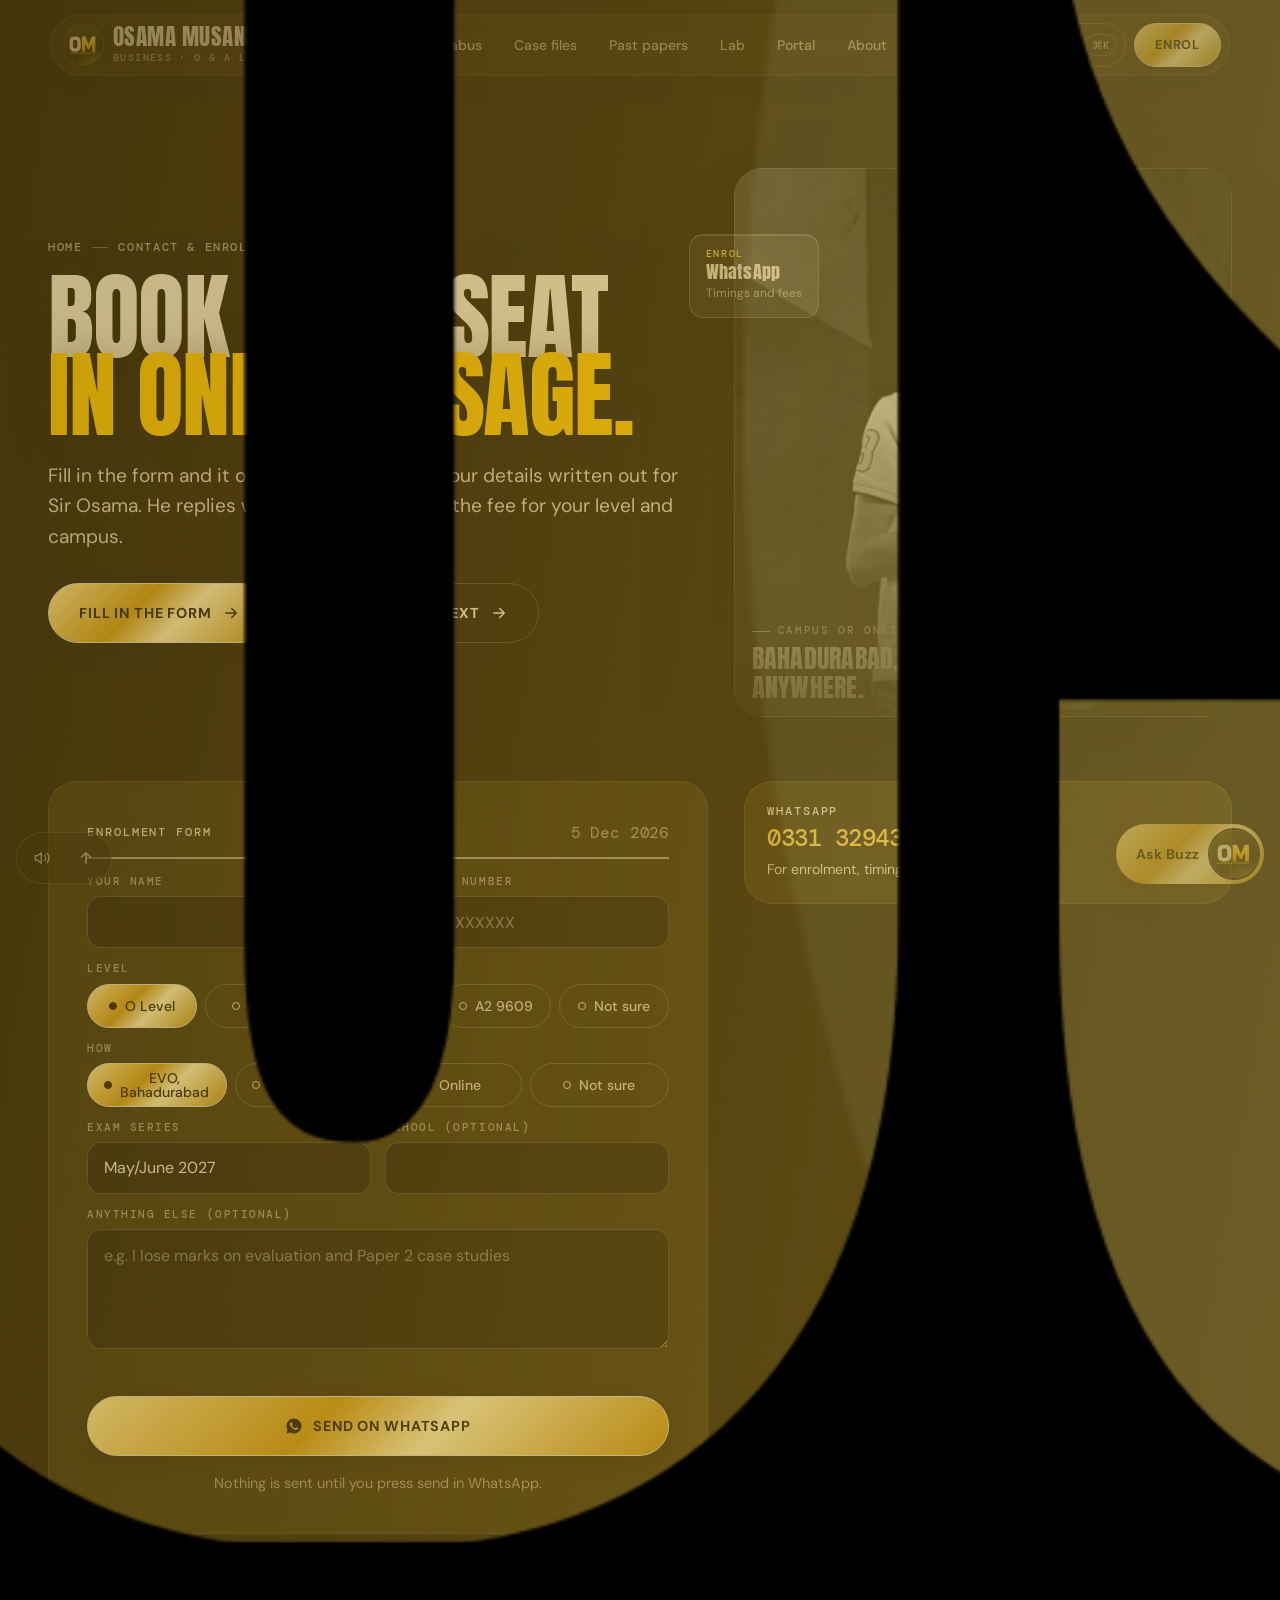
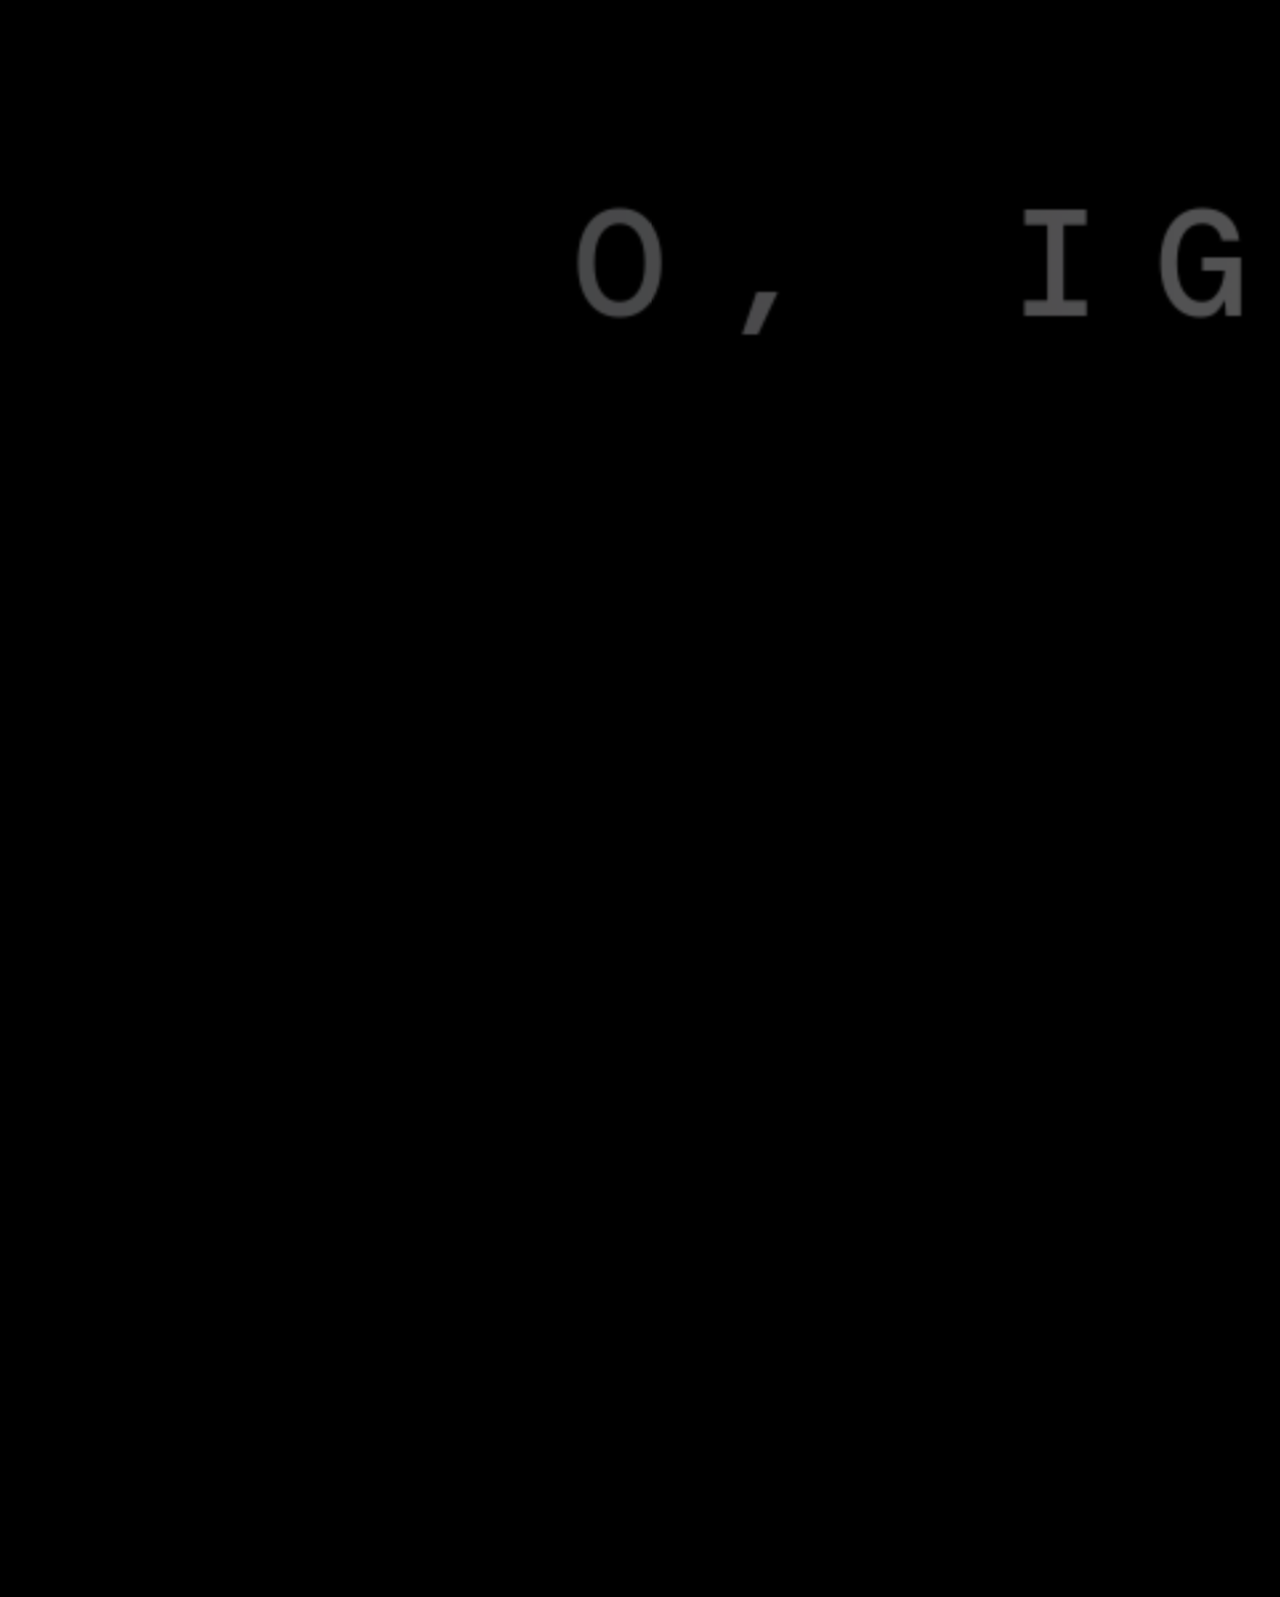
<file: contact.html>
<!doctype html><html lang="en" data-theme="dark"><head><meta charset="utf-8"><meta name="viewport" content="width=device-width,initial-scale=1,viewport-fit=cover"><title>Contact &amp; enrol — Sir Osama Musani Business</title><meta name="description" content="Enrol in O Level, IGCSE or A Level Business with Sir Osama Musani. The form opens a ready-written WhatsApp message."><link rel="canonical" href="https://osama-musani.nexlyr.solutions/contact.html"><meta name="theme-color" content="#0b0a09"><meta property="og:type" content="website"><meta property="og:site_name" content="Sir Osama Musani · Business"><meta property="og:title" content="Contact &amp; enrol — Sir Osama Musani Business"><meta property="og:description" content="Enrol in O Level, IGCSE or A Level Business with Sir Osama Musani. The form opens a ready-written WhatsApp message."><meta property="og:url" content="https://osama-musani.nexlyr.solutions/contact.html"><meta property="og:image" content="https://osama-musani.nexlyr.solutions/og.jpg"><meta property="og:image:width" content="1200"><meta property="og:image:height" content="630"><meta name="twitter:card" content="summary_large_image"><link rel="icon" type="image/svg+xml" href="favicon.svg"><link rel="apple-touch-icon" href="apple-touch-icon.png"><script>(function(){var d=document.documentElement;d.dataset.theme="dark";try{if(!sessionStorage.getItem("om-seen"))d.classList.add("ld-on");}catch(e){}})();</script><link rel="preload" href="assets/fonts/anton-latin-400-normal.woff2?v=912c3c9f" as="font" type="font/woff2" crossorigin><link rel="preload" href="assets/fonts/dm-sans-latin-400-normal.woff2?v=a220a328" as="font" type="font/woff2" crossorigin><link rel="stylesheet" href="assets/site.css?v=2de67554"><style>@layer base{.ct{position:relative;padding-bottom:clamp(40px,6vw,80px)}
.ct-g{display:grid;grid-template-columns:minmax(0,1.15fr) minmax(0,.85fr);gap:clamp(18px,3vw,36px);align-items:start}
.ct-form{display:grid;gap:16px;padding:clamp(22px,3vw,38px)}
.ct-h{display:flex;justify-content:space-between;align-items:center;padding-bottom:12px;border-bottom:2px solid var(--ink-3)}
.fgrid2{display:grid;grid-template-columns:1fr 1fr;gap:14px}
.fgrid2 .full{grid-column:1/-1}
.ct-form .seg{width:100%}
.ct-form .seg button{flex:1}
.err{min-height:1.2em;font:500 12.5px/1.4 var(--f-mono);color:var(--bad)}
.ct-side{display:grid;gap:12px}
.ct-c{display:grid;gap:8px;padding:22px}
.ct-c>b{font:500 1.5rem/1.1 var(--f-display);letter-spacing:-.01em}
.ct-c .credo{margin:4px 0 2px}
.ct-c b.num{font:500 1.5rem/1 var(--f-mono);letter-spacing:-.02em;color:var(--brass)}
.ct-c>span:not(.folio){font-size:14px;color:var(--ink-2)}
.ct-soc{display:grid;grid-template-columns:1fr 1fr;gap:12px}
.ct-soc a{display:grid;gap:6px;padding:16px 18px;transition:transform .4s var(--e-out),border-color .3s}
.ct-soc a:hover{transform:translateY(-3px);border-color:var(--rule-3)}
.ct-soc b{font-weight:700;font-size:14px;overflow-wrap:anywhere}
@media (max-width:420px){.ct-soc b{font-size:12.5px}}
.faq-g{display:grid;grid-template-columns:minmax(0,.8fr) minmax(0,1.2fr);gap:clamp(24px,5vw,72px);align-items:start}
.faq-g .sec-head{position:sticky;top:110px}
.faq details{border-bottom:1px solid var(--rule)}
.faq summary{list-style:none;display:grid;grid-template-columns:1fr auto;gap:16px;align-items:center;padding:20px 4px;cursor:pointer;font:500 1.15rem/1.3 var(--f-display);font-size:clamp(1.1rem,1.5vw,1.3rem);letter-spacing:-.01em;transition:color .3s}
.faq summary:hover{color:var(--brass)}
.faq summary::-webkit-details-marker{display:none}
.faq summary i{position:relative;width:16px;height:16px}
.faq summary i::before,.faq summary i::after{content:"";position:absolute;left:0;right:0;top:50%;height:1.5px;background:var(--brass);transition:transform .4s var(--e-out)}
.faq summary i::after{transform:rotate(90deg)}
.faq details[open] summary i::after{transform:rotate(0)}
.faq details p{padding:0 4px 20px;font-size:15px;color:var(--ink-2);max-width:66ch}
@media (max-width:960px){.ct-g,.faq-g{grid-template-columns:1fr}.faq-g .sec-head{position:relative;top:0}}
@media (max-width:560px){.fgrid2{grid-template-columns:1fr}.ct-soc{grid-template-columns:1fr 1fr}.ct-form .seg button{flex:1 1 40%}}}
.ct-places{display:grid;gap:0;margin:6px 0 10px}
.ct-places li{display:grid;gap:3px;padding:10px 0;border-top:1px dashed var(--rule)}
.ct-places b{font-weight:600;font-size:14.5px;color:var(--ink)}
.ct-places span{font-size:12.5px;color:var(--ink-3)}
.ct-art{padding:0;overflow:hidden;background:#141010}.ct-art img{position:absolute;inset:0;width:100%;height:100%;object-fit:cover}.ct-art .ph-c{z-index:2}
</style></head><body data-page="contact"><a class="skip" href="#main">Skip to content</a><div class="bg-base" aria-hidden="true"></div><div class="aurora" aria-hidden="true"><i></i><i></i><i></i></div><canvas id="bg3d" aria-hidden="true"></canvas><div class="bg-veil" aria-hidden="true"></div><div class="grain" aria-hidden="true"></div><div class="ldx" aria-hidden="true"><div class="ldx-fill"><div class="ldx-grp"><div class="ldx-w">OSAMA<div class="ldx-gold"><img src="assets/img/osama-musani.webp?v=b2573896" alt="" decoding="async"><i class="ldx-shine"></i></div><i class="ldx-crest"></i></div><div class="ldx-s">O, IGCSE &amp; A Level Business &middot; Karachi</div></div></div><div class="ldx-ink"><div class="ldx-grp"><div class="ldx-w"><span class="ldx-i"><i>O</i></span><span><i>S</i></span><span><i>A</i></span><span><i>M</i></span><span><i>A</i></span></div><div class="ldx-s"><span>O, IGCSE &amp; A Level Business &middot; Karachi</span></div></div></div><div class="ldx-m ldx-tl"><img src="assets/img/om-mark.svg?v=88080bf9" alt="" width="195" height="122"><span>Sir Osama Musani</span></div><div class="ldx-m ldx-tr">EconoBuz &middot; Case file 001</div><div class="ldx-m ldx-bl"><b id="ldN">000</b><span>Opening the case file</span></div><div class="ldx-m ldx-br">O Level 7115 / 7081 &middot; IGCSE 0450 / 0264<br>AS &amp; A Level 9609</div></div><div class="pt" aria-hidden="true"><div class="pt-bg"></div><div class="pt-in"><span class="pt-f"></span><div class="pt-w"></div></div><i class="pt-line"></i></div><i class="sprog" aria-hidden="true"></i><header class="nav"><a class="brand" href="index.html" aria-label="Sir Osama Musani, home"><span class="seal" aria-hidden="true"><img src="assets/img/om-mark.svg?v=88080bf9" alt="" width="195" height="122" decoding="async"></span><span class="brand-t"><b>Osama Musani</b><span>Business · O &amp; A Level</span></span></a><nav class="nav-links" aria-label="Main"><a href="courses.html">Courses</a><a href="syllabus.html">Syllabus</a><a href="cases.html">Case files</a><a href="past-papers.html">Past papers</a><a href="lab.html">Lab</a><a href="portal.html">Portal</a><a href="about.html">About</a></nav><div class="nav-r"><button class="nav-search" type="button" data-cmdk aria-label="Search the site"><svg viewBox="0 0 24 24" fill="none" stroke="currentColor" stroke-width="2" stroke-linecap="round"><circle cx="11" cy="11" r="7"/><path d="m20 20-3.5-3.5"/></svg><span>Search</span><kbd>⌘K</kbd></button><a class="btn btn-pri btn-sm btn-enrol" href="contact.html#enrol">Enrol</a><button class="burger" type="button" aria-label="Menu" aria-expanded="false" aria-controls="menu"><span></span><span></span></button></div></header><div class="menu" id="menu" aria-hidden="true"><nav aria-label="Mobile"><a href="index.html"><small>01</small>Home<i>f.01</i></a><a href="courses.html"><small>02</small>Courses<i>f.02</i></a><a href="syllabus.html"><small>03</small>Syllabus<i>f.03</i></a><a href="cases.html"><small>04</small>Case files<i>f.04</i></a><a href="past-papers.html"><small>05</small>Past papers<i>f.05</i></a><a href="lab.html"><small>06</small>Lab<i>f.06</i></a><a href="portal.html"><small>07</small>Portal<i>f.07</i></a><a href="about.html"><small>08</small>About<i>f.08</i></a><a href="contact.html" aria-current="page"><small>09</small>Contact<i>f.09</i></a></nav><div class="menu-foot"><a class="btn btn-pri" data-wa="Assalam o Alaikum Sir, I would like to enrol in Business with Sir Osama Musani." href="contact.html#enrol" target="_blank" rel="noopener">WhatsApp</a><a class="btn btn-sm mf-portal" href="portal.html">Student portal</a><button class="btn btn-sm" type="button" data-sound-toggle>Sound</button></div></div><main id="main"><section class="phero" data-shape="om" data-shape-x=".56" data-shape-y=".06" data-shape-s=".62" data-shape-a=".5" data-shape-spin=".04" data-shape-my="-.52" data-shape-ms=".4" data-shape-ma=".22">
  <div class="wrap phero-g">
    <div>
      <nav class="crumbs" aria-label="Breadcrumb"><a href="index.html">Home</a><i></i><span>Contact &amp; enrol</span></nav>
      <h1 class="display" data-split>Book your seat <em>in one message.</em></h1>
      <p class="lede" data-rv>Fill in the form and it opens WhatsApp with your details written out for Sir Osama. He replies with batch timings and the fee for your level and campus.</p>
      <div class="hero-cta" data-rv style="display:flex;flex-wrap:wrap;gap:12px;margin-top:30px"><a class="btn btn-pri btn-lg" href="#enrol">Fill in the form <svg class="arr" viewBox="0 0 24 24" fill="none" stroke="currentColor" stroke-width="2" stroke-linecap="round" stroke-linejoin="round"><path d="M5 12h14M13 6l6 6-6 6"/></svg></a><a class="btn btn-lg" href="#procedure">What happens next</a></div>
    </div>
    <div class="phero-art" data-rv="scale">
      <figure class="ph phv ct-art" data-par aria-hidden="true">
        <img src="assets/img/g-stage.webp?v=af74372b" alt="" width="540" height="720" decoding="async">
        <figcaption class="ph-c"><span class="ph-cap">Campus or online</span><b>Bahadurabad, North Nazimabad, anywhere.</b></figcaption>
      </figure>
      <div class="float f-a"><span>Enrol</span><b style="font-family:var(--f-display);font-size:1.15rem">WhatsApp</b><small>Timings and fees</small></div>
      <div class="float f-b"><span>Founder</span><b style="font-family:var(--f-display);font-size:1.15rem">EVO Institute</b><small>Bahadurabad</small></div>
    </div>
  </div>
</section>

<section class="ct" id="enrol" data-shape="wave" data-shape-a=".35">
  <div class="wrap ct-g">
    <form class="ct-form card ruled" id="enF" novalidate data-rv>
      <span class="edge" aria-hidden="true"></span>
      <div class="ct-h"><span class="folio">Enrolment form</span><span class="num muted" id="enNo"></span></div>
      <div class="fgrid2">
        <div class="field"><label for="enName">Your name</label><input id="enName" autocomplete="name" required></div>
        <div class="field"><label for="enPhone">WhatsApp number</label><input id="enPhone" inputmode="tel" autocomplete="tel" placeholder="03XX XXXXXXX" required></div>
        <div class="field full"><label>Level</label><div class="seg" id="enLv"><button type="button" data-v="O Level Business" aria-pressed="true">O Level</button><button type="button" data-v="IGCSE Business" aria-pressed="false">IGCSE</button><button type="button" data-v="AS Business 9609" aria-pressed="false">AS 9609</button><button type="button" data-v="A2 Business 9609" aria-pressed="false">A2 9609</button><button type="button" data-v="Not sure" aria-pressed="false">Not sure</button></div></div>
        <div class="field full"><label>How</label><div class="seg" id="enMode"><button type="button" data-v="EVO Institute, Bahadurabad" aria-pressed="true">EVO, Bahadurabad</button><button type="button" data-v="Success Institute, North Nazimabad" aria-pressed="false">North Nazimabad</button><button type="button" data-v="Online" aria-pressed="false">Online</button><button type="button" data-v="Not sure" aria-pressed="false">Not sure</button></div></div>
        <div class="field"><label for="enSess">Exam series</label><select id="enSess"><option>Oct/Nov 2026</option><option selected>May/June 2027</option><option>Oct/Nov 2027</option><option>May/June 2028</option><option>Not decided</option></select></div>
        <div class="field"><label for="enSchool">School (optional)</label><input id="enSchool" autocomplete="organization"></div>
        <div class="field full"><label for="enMsg">Anything else (optional)</label><textarea id="enMsg" rows="3" placeholder="e.g. I lose marks on evaluation and Paper 2 case studies"></textarea></div>
      </div>
      <p class="err" id="enErr" role="alert"></p>
      <button class="btn btn-pri btn-lg btn-block" type="submit"><svg viewBox="0 0 24 24" fill="currentColor" width="18" height="18"><path d="M12 2a10 10 0 0 0-8.6 15.1L2 22l5-1.3A10 10 0 1 0 12 2zm5.3 14.1c-.2.6-1.3 1.2-1.8 1.2-.5.1-1 .2-3.3-.7-2.8-1.1-4.6-4-4.7-4.2-.1-.2-1.1-1.5-1.1-2.9s.7-2 1-2.3c.3-.3.6-.3.8-.3h.6c.2 0 .4 0 .6.5l.8 2c.1.2.1.4 0 .5l-.4.6-.4.4c-.1.1-.3.3-.1.6.2.3.8 1.3 1.7 2.1 1.2 1 2.1 1.3 2.4 1.5.3.1.5.1.6-.1l.8-1c.2-.3.4-.2.6-.1l1.9.9c.3.1.5.2.5.3.1.2.1.7-.1 1.3z"/></svg>Send on WhatsApp</button>
      <p class="small muted" style="text-align:center">Nothing is sent until you press send in WhatsApp.</p>
    </form>
    <div class="ct-side">
      <a class="ct-c card" data-wa="Assalam o Alaikum Sir, I would like to ask about your Business classes." data-rv href="contact.html"><span class="folio">WhatsApp</span><b class="num" data-cfg="phoneDisplay">Message Sir Osama</b><span>For enrolment, timings and fees</span></a>
      <div class="ct-c card" data-rv style="--d:.06s"><span class="folio">Where he teaches</span><ul class="ct-places"></ul><a class="link" href="about.html#where">More on each place <svg class="arr" viewBox="0 0 24 24" fill="none" stroke="currentColor" stroke-width="2"><path d="M5 12h14M13 6l6 6-6 6"/></svg></a></div>
      <div class="ct-soc" data-rv style="--d:.12s">
        <a class="card" data-href="instagram" href="#"><span class="folio">Instagram</span><b>@econobuz</b></a>
        <a class="card" data-href="instagram2" href="#"><span class="folio">Instagram</span><b>@osama_musani</b></a>
        <a class="card" data-href="facebook" href="#"><span class="folio">Facebook</span><b>Osama Musani</b></a>
        <a class="card" data-href="youtube" href="#"><span class="folio">YouTube</span><b>EconoBuz</b></a>
      </div>
    </div>
  </div>
</section>

<!-- ============================== FAQ -->
<section class="sec" id="faq" data-shape="pie" data-shape-x="-.55" data-shape-a=".42" data-shape-s=".6" data-shape-my="-.5" data-shape-ms=".36">
  <div class="wrap faq-g">
    <div class="sec-head">
      <div class="meta"><span class="folio">Questions</span><span class="hair"></span></div>
      <h2 class="title" data-split>Asked <em>before enrolling.</em></h2>
      <p class="lede" data-rv>Not here? Ask Buzz in the corner, or message Sir Osama.</p>
    </div>
    <div class="faq" id="faqL">
      <details data-rv><summary>Where does Sir Osama teach?<i></i></summary><p>At EVO Institute in Bahadurabad, which he founded, and at Success Institute in Block L, North Nazimabad. He has also taught Business Studies at Titan College and Axora Academy. Online batches are available for students outside Karachi.</p></details>
      <details data-rv><summary>Which syllabuses does he teach?<i></i></summary><p>Cambridge O Level Business (7115, becoming 7081 from 2027), Cambridge IGCSE Business (0450, becoming 0264 from 2027) and Cambridge International AS &amp; A Level Business 9609, from AS Papers 1 and 2 to A Level Papers 3 and 4.</p></details>
      <details data-rv><summary>I sit O Level in 2026. Which syllabus is mine?<i></i></summary><p>2026 candidates take 7115 (or 0450 for IGCSE). From 2027 the new codes take over with the same two papers and a few new topics. He teaches both, so ask which applies to your series.</p></details>
      <details data-rv><summary>What are the fees and timings?<i></i></summary><p>They depend on your level, the campus and the batch, so Sir Osama quotes them directly. Send the form above and he will reply on WhatsApp.</p></details>
      <details data-rv><summary>Can I see how he teaches first?<i></i></summary><p>His Instagram, @econobuz, has case files, the Judging the Billboard series and AS Business explainers. Ask about a trial class at your campus.</p></details>
      <details data-rv><summary>What results do his students get?<i></i></summary><p>Three of his AS students posted 40/40 on 9609 Paper 12 in the June 2026 series; the marks reports are on the <a class="link" href="index.html#results">home page</a>.</p></details>
      <details data-rv><summary>How does the student portal work?<i></i></summary><p>Enrolled students receive a student ID and an access code. Signing in shows lectures and revision sessions for your level, announcements and your test marks. You can try the demo now with the sample student.</p></details>
      <details data-rv><summary>Where do I find past papers?<i></i></summary><p>On the <a class="link" href="past-papers.html">past papers page</a>: 7115, 0450 and 9609 in the current format, with mark schemes, a score tracker and an exam timer.</p></details>
    </div>
  </div>
</section>
</main>
<footer class="foot"><div class="wrap"><div class="foot-top"><div><img class="foot-logo" src="assets/img/om-logo.svg?v=1a003650" alt="Sir Osama Musani, O, IGCSE &amp; A Level Business" width="448" height="448" loading="lazy" decoding="async"><p class="foot-word">Osama<span>Musani.</span></p><p class="small" style="margin-top:14px;max-width:36ch">Cambridge O Level, IGCSE and A Level Business, taught through campaigns happening right now. Karachi and online.</p></div><div><h4>Study</h4><ul><li><a href="courses.html">Courses</a></li><li><a href="syllabus.html">Syllabus tracker</a></li><li><a href="past-papers.html">Past papers</a></li><li><a href="cases.html">Case files</a></li><li><a href="lab.html">Business Lab</a></li><li><a href="portal.html">Student portal</a></li></ul></div><div><h4>Sir Osama</h4><ul><li><a href="about.html">About</a></li><li><a href="about.html#where">Where he teaches</a></li><li><a href="contact.html#enrol">Enrol</a></li><li><a href="contact.html#faq">Questions</a></li></ul></div><div><h4>Follow</h4><ul><li><a data-wa="Assalam o Alaikum" href="contact.html">WhatsApp</a></li><li><a data-href="instagram" href="#">Instagram</a></li><li><a data-href="facebook" href="#">Facebook</a></li><li><a data-href="youtube" href="#">YouTube</a></li><li><a data-href="instagram2" href="#">@osama_musani</a></li><li><a data-href="linkedin" href="#">LinkedIn</a></li></ul></div></div><div class="nxb">
      <a class="nxb__id" href="https://nexlyr.solutions/" target="_blank" rel="noopener"
         aria-label="Nexlyr Solutions — the studio that designed and built this site">
        <span class="nxb__mk" aria-hidden="true"><svg viewBox="0 0 631 1011" xmlns="http://www.w3.org/2000/svg" shape-rendering="crispEdges" role="img" aria-label="Nexlyr Solutions logo"><defs><linearGradient id="nxbLogoG" gradientUnits="userSpaceOnUse" x1="277.4" y1="43.9" x2="724.3" y2="114.7"><stop offset="0" stop-color="#f4b701"/><stop offset="1" stop-color="#b38601"/></linearGradient></defs><g fill="url(#nxbLogoG)"><rect x="2.5" y="1" width="27.2" height="6.8"/><rect x="70.5" y="1" width="27.2" height="6.8"/><rect x="124.9" y="1" width="88.4" height="6.8"/><rect x="233.7" y="1" width="27.2" height="6.8"/><rect x="294.9" y="1" width="27.2" height="6.8"/><rect x="342.5" y="1" width="27.2" height="6.8"/><rect x="430.9" y="1" width="27.2" height="6.8"/><rect x="492.1" y="1" width="27.2" height="6.8"/><rect x="539.7" y="1" width="74.8" height="6.8"/><rect x="2.5" y="7.8" width="34" height="6.8"/><rect x="70.5" y="7.8" width="27.2" height="6.8"/><rect x="124.9" y="7.8" width="88.4" height="6.8"/><rect x="233.7" y="7.8" width="27.2" height="6.8"/><rect x="294.9" y="7.8" width="27.2" height="6.8"/><rect x="342.5" y="7.8" width="27.2" height="6.8"/><rect x="430.9" y="7.8" width="27.2" height="6.8"/><rect x="492.1" y="7.8" width="27.2" height="6.8"/><rect x="539.7" y="7.8" width="81.6" height="6.8"/><rect x="2.5" y="14.6" width="34" height="6.8"/><rect x="70.5" y="14.6" width="27.2" height="6.8"/><rect x="124.9" y="14.6" width="27.2" height="6.8"/><rect x="233.7" y="14.6" width="34" height="6.8"/><rect x="288.1" y="14.6" width="34" height="6.8"/><rect x="342.5" y="14.6" width="27.2" height="6.8"/><rect x="430.9" y="14.6" width="27.2" height="6.8"/><rect x="492.1" y="14.6" width="27.2" height="6.8"/><rect x="539.7" y="14.6" width="27.2" height="6.8"/><rect x="600.9" y="14.6" width="27.2" height="6.8"/><rect x="2.5" y="21.4" width="40.8" height="6.8"/><rect x="70.5" y="21.4" width="27.2" height="6.8"/><rect x="124.9" y="21.4" width="27.2" height="6.8"/><rect x="240.5" y="21.4" width="34" height="6.8"/><rect x="281.3" y="21.4" width="34" height="6.8"/><rect x="342.5" y="21.4" width="27.2" height="6.8"/><rect x="430.9" y="21.4" width="27.2" height="6.8"/><rect x="492.1" y="21.4" width="27.2" height="6.8"/><rect x="539.7" y="21.4" width="27.2" height="6.8"/><rect x="600.9" y="21.4" width="27.2" height="6.8"/><rect x="2.5" y="28.2" width="47.6" height="6.8"/><rect x="70.5" y="28.2" width="27.2" height="6.8"/><rect x="124.9" y="28.2" width="27.2" height="6.8"/><rect x="247.3" y="28.2" width="61.2" height="6.8"/><rect x="342.5" y="28.2" width="27.2" height="6.8"/><rect x="437.7" y="28.2" width="27.2" height="6.8"/><rect x="485.3" y="28.2" width="27.2" height="6.8"/><rect x="539.7" y="28.2" width="27.2" height="6.8"/><rect x="600.9" y="28.2" width="27.2" height="6.8"/><rect x="2.5" y="35" width="54.4" height="6.8"/><rect x="70.5" y="35" width="27.2" height="6.8"/><rect x="124.9" y="35" width="27.2" height="6.8"/><rect x="254.1" y="35" width="47.6" height="6.8"/><rect x="342.5" y="35" width="27.2" height="6.8"/><rect x="444.5" y="35" width="27.2" height="6.8"/><rect x="478.5" y="35" width="27.2" height="6.8"/><rect x="539.7" y="35" width="27.2" height="6.8"/><rect x="600.9" y="35" width="27.2" height="6.8"/><rect x="2.5" y="41.8" width="27.2" height="6.8"/><rect x="36.5" y="41.8" width="27.2" height="6.8"/><rect x="70.5" y="41.8" width="27.2" height="6.8"/><rect x="124.9" y="41.8" width="81.6" height="6.8"/><rect x="260.9" y="41.8" width="34" height="6.8"/><rect x="342.5" y="41.8" width="27.2" height="6.8"/><rect x="451.3" y="41.8" width="47.6" height="6.8"/><rect x="539.7" y="41.8" width="27.2" height="6.8"/><rect x="600.9" y="41.8" width="27.2" height="6.8"/><rect x="2.5" y="48.6" width="27.2" height="6.8"/><rect x="36.5" y="48.6" width="27.2" height="6.8"/><rect x="70.5" y="48.6" width="27.2" height="6.8"/><rect x="124.9" y="48.6" width="81.6" height="6.8"/><rect x="260.9" y="48.6" width="34" height="6.8"/><rect x="342.5" y="48.6" width="27.2" height="6.8"/><rect x="458.1" y="48.6" width="34" height="6.8"/><rect x="539.7" y="48.6" width="27.2" height="6.8"/><rect x="600.9" y="48.6" width="27.2" height="6.8"/><rect x="2.5" y="55.4" width="27.2" height="6.8"/><rect x="43.3" y="55.4" width="54.4" height="6.8"/><rect x="124.9" y="55.4" width="27.2" height="6.8"/><rect x="254.1" y="55.4" width="47.6" height="6.8"/><rect x="342.5" y="55.4" width="27.2" height="6.8"/><rect x="464.9" y="55.4" width="27.2" height="6.8"/><rect x="539.7" y="55.4" width="81.6" height="6.8"/><rect x="2.5" y="62.2" width="27.2" height="6.8"/><rect x="43.3" y="62.2" width="54.4" height="6.8"/><rect x="124.9" y="62.2" width="27.2" height="6.8"/><rect x="247.3" y="62.2" width="61.2" height="6.8"/><rect x="342.5" y="62.2" width="27.2" height="6.8"/><rect x="464.9" y="62.2" width="27.2" height="6.8"/><rect x="539.7" y="62.2" width="74.8" height="6.8"/><rect x="2.5" y="69" width="27.2" height="6.8"/><rect x="50.1" y="69" width="47.6" height="6.8"/><rect x="124.9" y="69" width="27.2" height="6.8"/><rect x="240.5" y="69" width="34" height="6.8"/><rect x="281.3" y="69" width="34" height="6.8"/><rect x="342.5" y="69" width="27.2" height="6.8"/><rect x="464.9" y="69" width="27.2" height="6.8"/><rect x="539.7" y="69" width="27.2" height="6.8"/><rect x="580.5" y="69" width="34" height="6.8"/><rect x="2.5" y="75.8" width="27.2" height="6.8"/><rect x="56.9" y="75.8" width="40.8" height="6.8"/><rect x="124.9" y="75.8" width="27.2" height="6.8"/><rect x="233.7" y="75.8" width="34" height="6.8"/><rect x="288.1" y="75.8" width="34" height="6.8"/><rect x="342.5" y="75.8" width="27.2" height="6.8"/><rect x="464.9" y="75.8" width="27.2" height="6.8"/><rect x="539.7" y="75.8" width="27.2" height="6.8"/><rect x="587.3" y="75.8" width="34" height="6.8"/><rect x="2.5" y="82.6" width="27.2" height="6.8"/><rect x="63.7" y="82.6" width="34" height="6.8"/><rect x="124.9" y="82.6" width="88.4" height="6.8"/><rect x="233.7" y="82.6" width="27.2" height="6.8"/><rect x="294.9" y="82.6" width="27.2" height="6.8"/><rect x="342.5" y="82.6" width="88.4" height="6.8"/><rect x="464.9" y="82.6" width="27.2" height="6.8"/><rect x="539.7" y="82.6" width="27.2" height="6.8"/><rect x="594.1" y="82.6" width="34" height="6.8"/><rect x="2.5" y="89.4" width="27.2" height="6.8"/><rect x="70.5" y="89.4" width="27.2" height="6.8"/><rect x="124.9" y="89.4" width="88.4" height="6.8"/><rect x="233.7" y="89.4" width="27.2" height="6.8"/><rect x="294.9" y="89.4" width="27.2" height="6.8"/><rect x="342.5" y="89.4" width="88.4" height="6.8"/><rect x="464.9" y="89.4" width="27.2" height="6.8"/><rect x="539.7" y="89.4" width="27.2" height="6.8"/><rect x="600.9" y="89.4" width="27.2" height="6.8"/><rect x="0" y="128" width="98.5" height="883"/><rect x="133.25" y="128" width="98.5" height="883"/><rect x="266.5" y="128" width="98.5" height="883"/><rect x="399.75" y="128" width="98.5" height="630"/><rect x="533" y="128" width="98.5" height="630"/></g></svg></span>
        <span class="nxb__tx"><span class="nxb__kk">Designed &amp; built by</span><span class="nxb__nm">Nexlyr Solutions</span></span>
      </a>
      <a class="nxb__go" target="_blank" rel="noopener"
         href="https://wa.me/923053687680?text=Hi%20Nexlyr%21%20I%20saw%20Sir%20Osama%20Musani%27s%20website%20and%20I%27d%20like%20a%20site%20like%20it."
         aria-label="Connect with Nexlyr Solutions on WhatsApp">
        <svg viewBox="0 0 24 24" fill="currentColor" aria-hidden="true"><path d="M12.04 2C6.58 2 2.14 6.44 2.14 11.9c0 1.75.46 3.45 1.32 4.95L2.05 22l5.28-1.38a9.86 9.86 0 0 0 4.71 1.2c5.46 0 9.9-4.44 9.9-9.9S17.5 2 12.04 2zm5.8 14.06c-.24.68-1.4 1.3-1.94 1.35-.5.05-1.13.07-1.82-.11-.42-.13-.96-.31-1.65-.61-2.9-1.25-4.8-4.17-4.95-4.37-.14-.2-1.18-1.57-1.18-3s.75-2.13 1.02-2.42c.26-.29.58-.36.77-.36l.55.01c.18.01.42-.07.65.5.24.58.82 2 .89 2.14.07.15.12.32.02.51-.09.2-.14.32-.28.49l-.42.49c-.14.14-.28.29-.12.57.16.29.72 1.18 1.54 1.91 1.06.94 1.95 1.23 2.23 1.37.28.15.44.12.6-.07.17-.2.7-.81.88-1.09.19-.29.37-.24.63-.14.25.09 1.62.76 1.9.9.28.15.46.22.53.34.07.12.07.68-.17 1.34z"/></svg>
        Connect
      </a>
    </div><div class="foot-mark" aria-hidden="true"><div class="fm-o">OSAMA MUSANI</div><div class="fm-f">OSAMA MUSANI</div></div><div class="foot-meta"><span>© <span data-year>2026</span> Sir Osama Musani · EconoBuz · Karachi</span><span>Syllabus summaries from Cambridge International’s published syllabuses. Not affiliated with Cambridge.</span></div></div></footer><div class="dock" role="toolbar" aria-label="Display"><button type="button" data-sound-btn aria-label="Sound"></button><button type="button" data-top-btn aria-label="Back to top"><svg class="ring" viewBox="0 0 34 34" aria-hidden="true"><circle cx="17" cy="17" r="16"/></svg><svg viewBox="0 0 24 24" fill="none" stroke="currentColor" stroke-width="2" stroke-linecap="round" stroke-linejoin="round"><path d="M12 19V5M6 11l6-6 6 6"/></svg></button></div><button class="fab" type="button" aria-controls="bot" aria-expanded="false"><span class="seal" aria-hidden="true"><img src="assets/img/om-mark.svg?v=88080bf9" alt="" width="195" height="122" decoding="async"></span><span class="t">Ask Buzz</span></button><nav class="mbar" aria-label="Quick actions"><button class="mb-ask" type="button" data-ask><span class="seal" aria-hidden="true"><img src="assets/img/om-mark.svg?v=88080bf9" alt="" width="195" height="122" decoding="async"></span><span class="mb-t"><small>Ask</small><b>Buzz</b></span></button><a class="btn btn-pri mb-enrol" data-wa="Assalam o Alaikum Sir, I would like to enrol in Business classes with Sir Osama Musani." href="contact.html#enrol" target="_blank" rel="noopener">Enrol <svg class="ic" viewBox="0 0 24 24" fill="currentColor"><path d="M12 2a10 10 0 0 0-8.6 15.1L2 22l5-1.3A10 10 0 1 0 12 2zm5.3 14.1c-.2.6-1.3 1.2-1.8 1.2-.5.1-1 .2-3.3-.7-2.8-1.1-4.6-4-4.7-4.2-.1-.2-1.1-1.5-1.1-2.9s.7-2 1-2.3c.3-.3.6-.3.8-.3h.6c.2 0 .4 0 .6.5l.8 2c.1.2.1.4 0 .5l-.4.6-.4.4c-.1.1-.3.3-.1.6.2.3.8 1.3 1.7 2.1 1.2 1 2.1 1.3 2.4 1.5.3.1.5.1.6-.1l.8-1c.2-.3.4-.2.6-.1l1.9.9c.3.1.5.2.5.3.1.2.1.7-.1 1.3z"/></svg></a><button class="mb-ic" type="button" data-cmdk aria-label="Search the site"><svg viewBox="0 0 24 24" fill="none" stroke="currentColor" stroke-width="2" stroke-linecap="round"><circle cx="11" cy="11" r="7"/><path d="m20 20-3.5-3.5"/></svg></button></nav><div class="bot" id="bot" role="dialog" aria-label="Ask Buzz" aria-hidden="true"><div class="bot-h"><span class="seal" aria-hidden="true"><img src="assets/img/om-mark.svg?v=88080bf9" alt="" width="195" height="122" decoding="async"></span><div><b>Buzz</b><small><i></i>Help desk · answers instantly</small></div><button class="xbtn" type="button" aria-label="Close">×</button></div><div class="bot-log" aria-live="polite"></div><div class="bot-chips"><button class="chip" type="button">Fees and timings</button><button class="chip" type="button" data-q="Where does he teach?">Where he teaches</button><button class="chip" type="button" data-q="Are classes online or on-site?">Online or on-site?</button><button class="chip" type="button" data-q="How long is 9609 paper 1?">9609 Paper 1 length</button><button class="chip" type="button" data-q="break-even formula">Break-even formula</button><button class="chip" type="button" data-q="What is opportunity cost">Opportunity cost?</button><button class="chip" type="button" data-q="Herzberg">Herzberg</button></div><form class="bot-f" autocomplete="off"><input type="text" placeholder="Ask about classes, a topic or a formula…" aria-label="Your question"><button type="submit" aria-label="Send"><svg viewBox="0 0 24 24" fill="none" stroke="currentColor" stroke-width="2" stroke-linecap="round" stroke-linejoin="round"><path d="M5 12h14M13 6l6 6-6 6"/></svg></button></form></div><div class="cmdk" id="cmdk" role="dialog" aria-modal="true" aria-label="Search" aria-hidden="true"><div class="scrim"></div><div class="cmdk-box"><div class="cmdk-in"><svg viewBox="0 0 24 24" fill="none" stroke="currentColor" stroke-width="2" stroke-linecap="round"><circle cx="11" cy="11" r="7"/><path d="m20 20-3.5-3.5"/></svg><input id="cmdkIn" placeholder="Jump to a page, topic, tool or action…" autocomplete="off" aria-label="Search"><kbd>esc</kbd></div><div class="cmdk-list" id="cmdkList" role="listbox"></div><div class="cmdk-foot"><span>↑↓ move</span><span>↵ open</span><span>/ or ⌘K</span></div></div></div><div class="modal" id="modal" aria-hidden="true"><div class="scrim" data-close></div><div class="modal-box" role="dialog" aria-modal="true"><button class="xbtn" type="button" data-close aria-label="Close">×</button><div id="modalBody"></div></div></div><div class="cursor" aria-hidden="true"><i class="c-dot"></i><i class="c-ring"></i></div><script src="assets/vendor/gsap.min.js?v=47da594c"></script><script src="assets/vendor/ScrollTrigger.min.js?v=ba1fa78e"></script><script src="assets/vendor/lenis.min.js?v=79e3a064"></script><script>window.RA_THREE="assets/vendor/three.min.js?v=eb854986"</script><script src="config.js?v=3f49d761"></script><script src="assets/db.js?v=04439356"></script><script src="assets/app.js?v=596770b4"></script><script>RA.page(function () {
const { $, $$, store, Snd, toast, C } = RA;
const st = { lv: 'O Level Business', mode: 'EVO Institute, Bahadurabad' };
const draft = store.get('om-enrol', null);
const map = { '7081': 'O Level Business', '0264': 'IGCSE Business', '9609-AS': 'AS Business 9609', '9609-A2': 'A2 Business 9609' };
const pref = map[store.get('om-level', '')];
function seg(id, key) { $(id).addEventListener('click', e => { const b = e.target.closest('button'); if (!b) return; st[key] = b.dataset.v; $$(id + ' button').forEach(x => x.setAttribute('aria-pressed', String(x === b))); save(); }); }
function pick(id, v) { $$(id + ' button').forEach(x => x.setAttribute('aria-pressed', String(x.dataset.v === v))); }
seg('#enLv', 'lv'); seg('#enMode', 'mode');
/* places from config.js */
(function () { const ul = $('.ct-places'); if (!ul) return; ul.innerHTML = (C.campuses || []).map(c => '<li><b>' + RA.esc(c.name) + '</b><span>' + RA.esc(c.note || '') + '</span></li>').join(''); })();
$('#enNo').textContent = new Date().toLocaleDateString('en-GB', { day: 'numeric', month: 'short', year: 'numeric' });
if (draft) { ['enName', 'enPhone', 'enSchool', 'enMsg', 'enSess'].forEach(k => { if (draft[k]) $('#' + k).value = draft[k]; }); if (draft.lv) { st.lv = draft.lv; pick('#enLv', draft.lv); } if (draft.mode) { st.mode = draft.mode; pick('#enMode', draft.mode); } }
else if (pref) { st.lv = pref; pick('#enLv', pref); }
function save() { const d = Object.assign({}, st); ['enName', 'enPhone', 'enSchool', 'enMsg', 'enSess'].forEach(k => d[k] = $('#' + k).value); store.set('om-enrol', d); }
$('#enF').addEventListener('input', save);
$('#enF').addEventListener('submit', async e => {
  e.preventDefault();
  const name = $('#enName').value.trim(), phone = $('#enPhone').value.trim(), err = $('#enErr');
  $$('#enF [aria-invalid]').forEach(x => x.removeAttribute('aria-invalid'));
  if (name.length < 2) { $('#enName').setAttribute('aria-invalid', 'true'); err.textContent = 'Please enter your name.'; Snd.err(); return; }
  if (phone.replace(/\D/g, '').length < 10) { $('#enPhone').setAttribute('aria-invalid', 'true'); err.textContent = 'Please enter a WhatsApp number we can reply to.'; Snd.err(); return; }
  err.textContent = '';
  const sess = $('#enSess').value, school = $('#enSchool').value.trim(), msg = $('#enMsg').value.trim();
  const text = 'Assalam o Alaikum Sir, I would like to enrol in Business.\n\nName: ' + name + '\nWhatsApp: ' + phone + '\nLevel: ' + st.lv + '\nHow: ' + st.mode + '\nExam series: ' + sess + (school ? '\nSchool: ' + school : '') + (msg ? '\n\n' + msg : '');
  if (RA.DB) { try { await RA.DB.register({ name, phone, level: st.lv, mode: st.mode, session: sess, message: [school ? 'School: ' + school : '', msg].filter(Boolean).join(' · ').slice(0, 600) || null, source: 'contact' }); } catch (x) { } }
  Snd.coin(); RA.BG && RA.BG.pulse(); toast('Opening WhatsApp…');
  window.open(C.waUrl(text), '_blank', 'noopener');
});
});
</script></body></html>
</file>
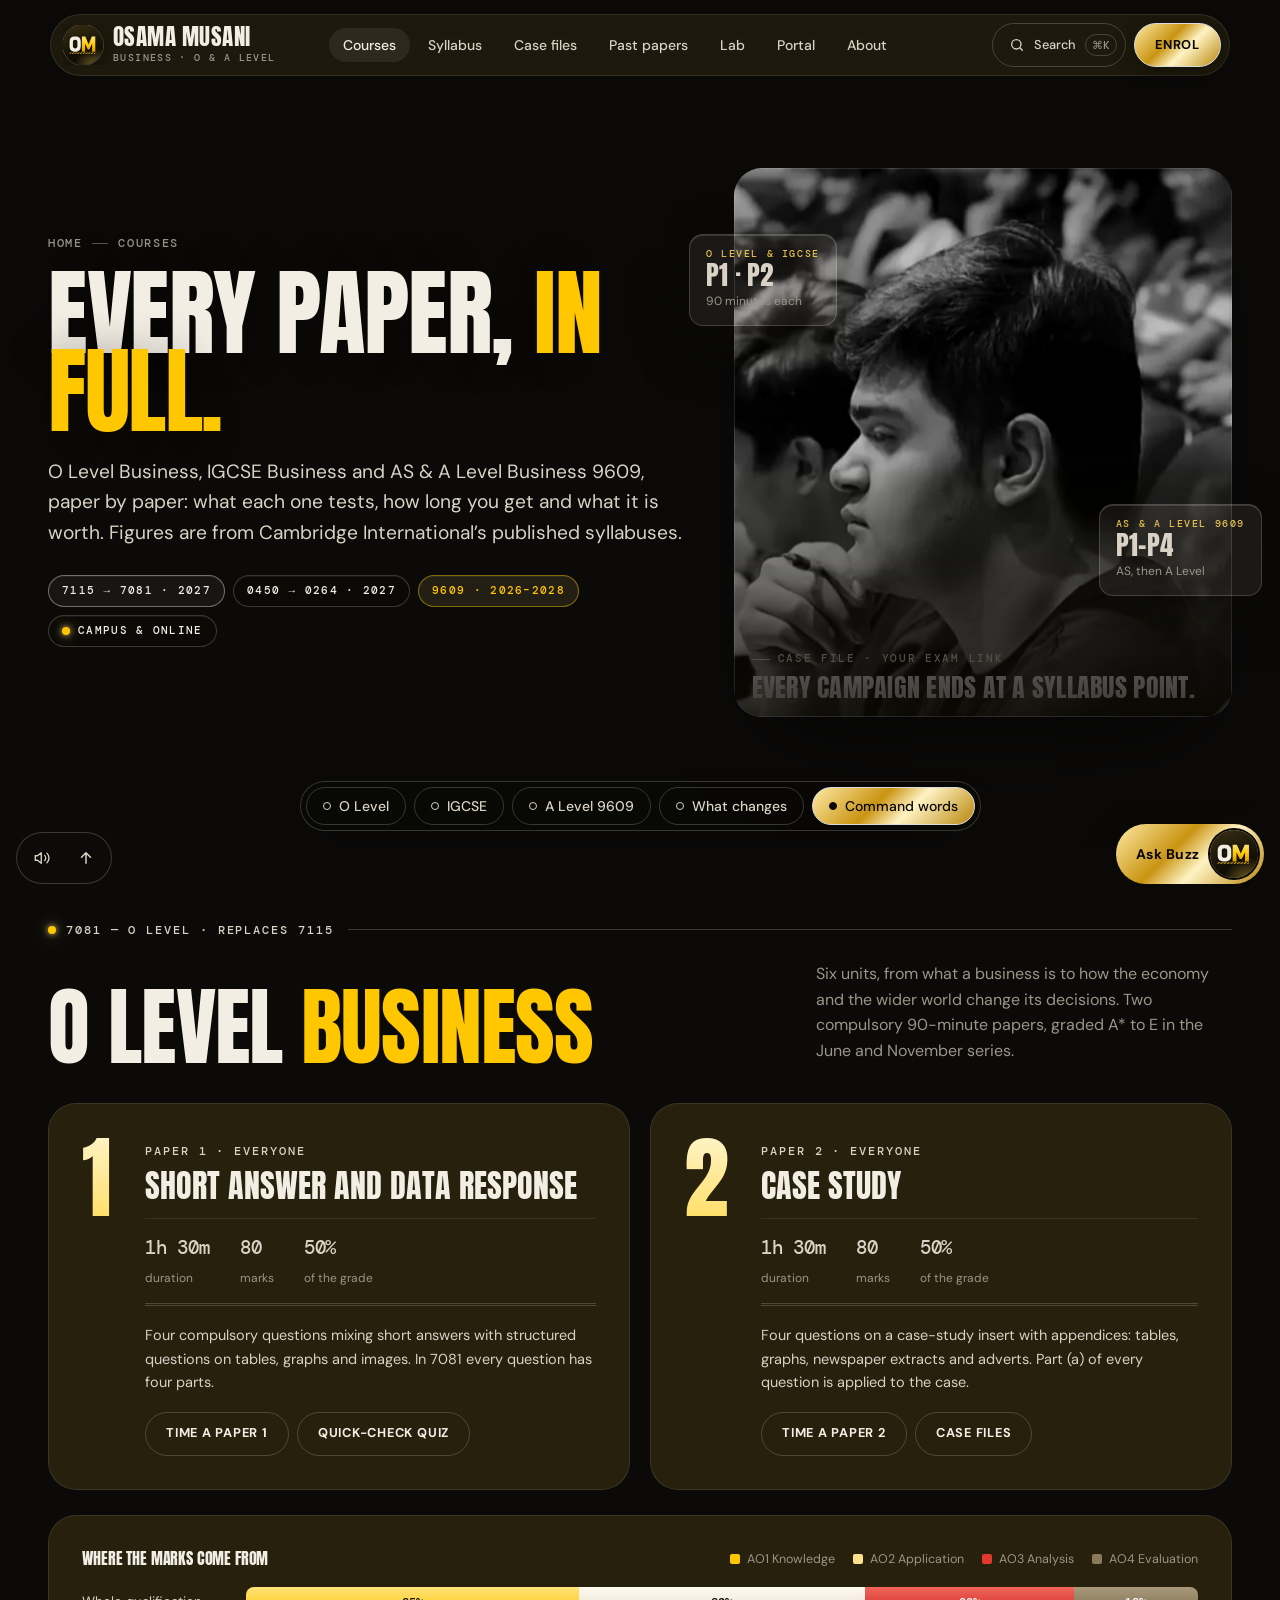
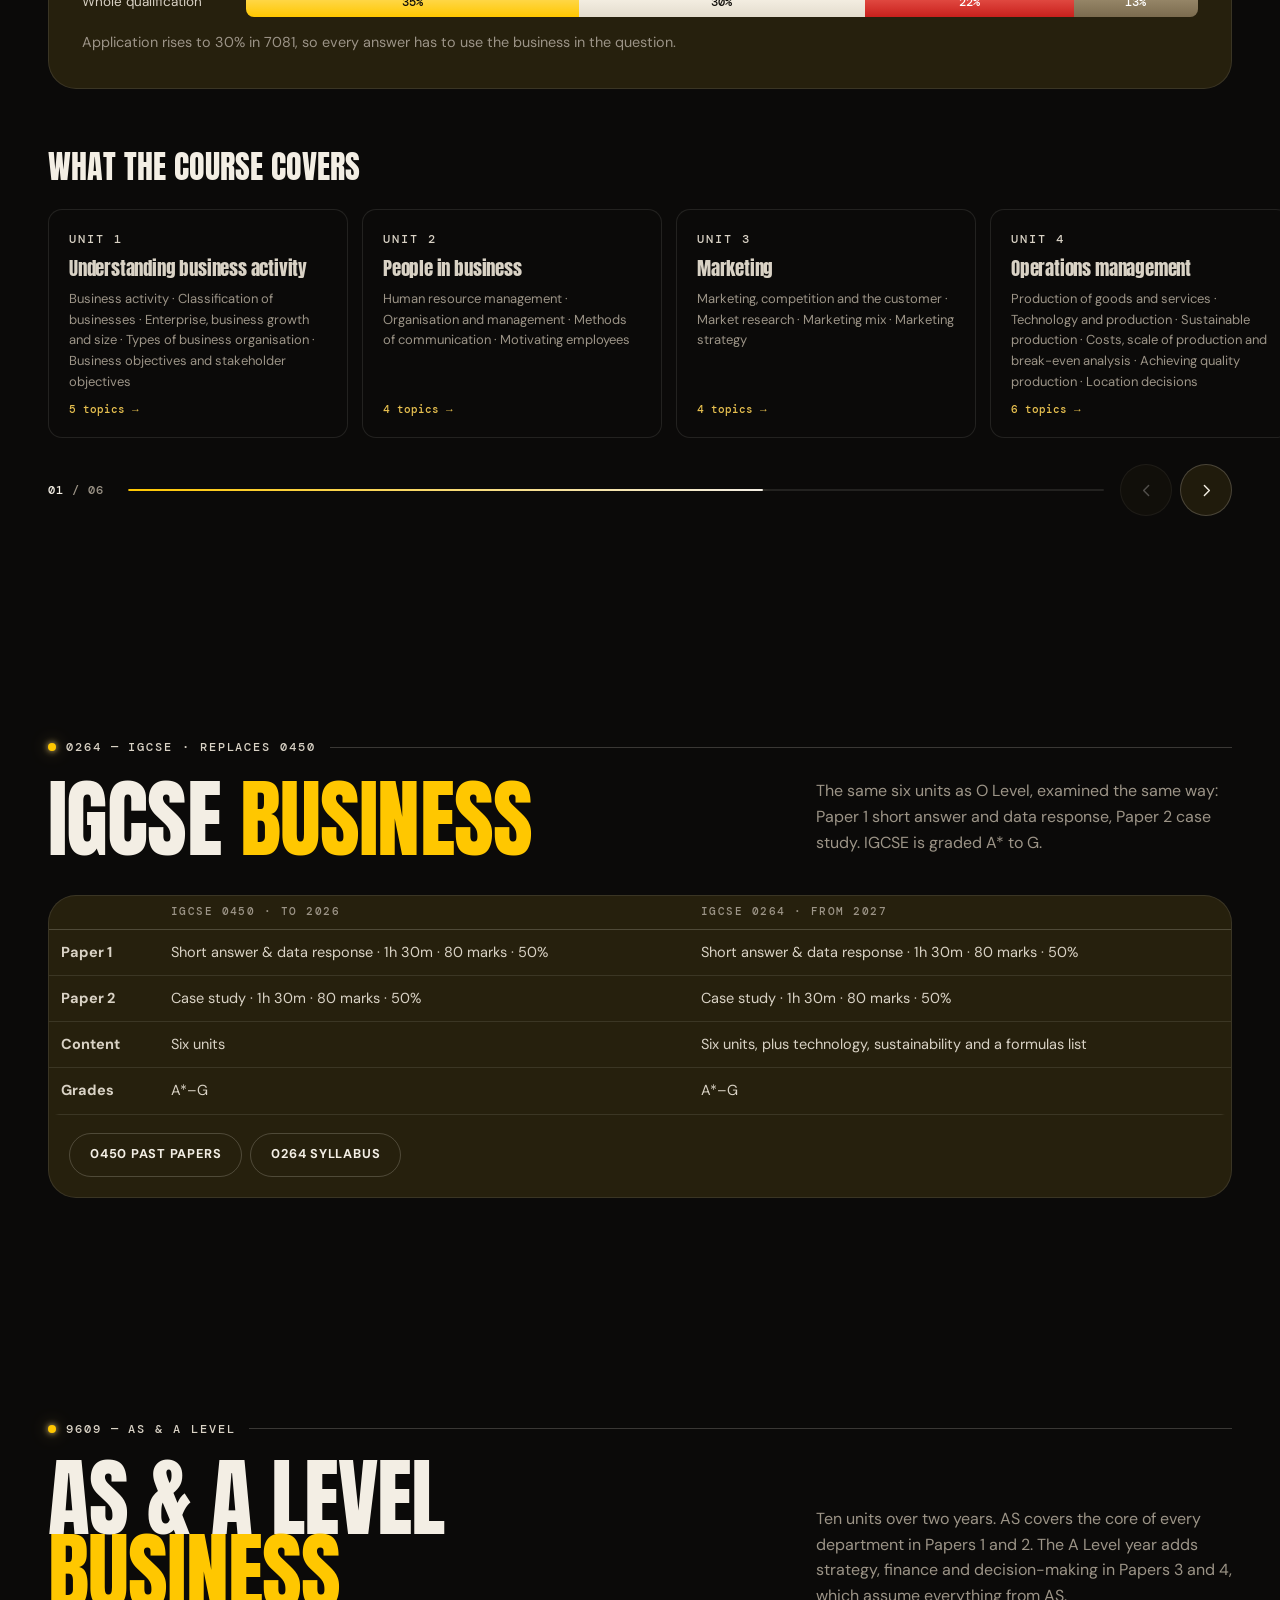
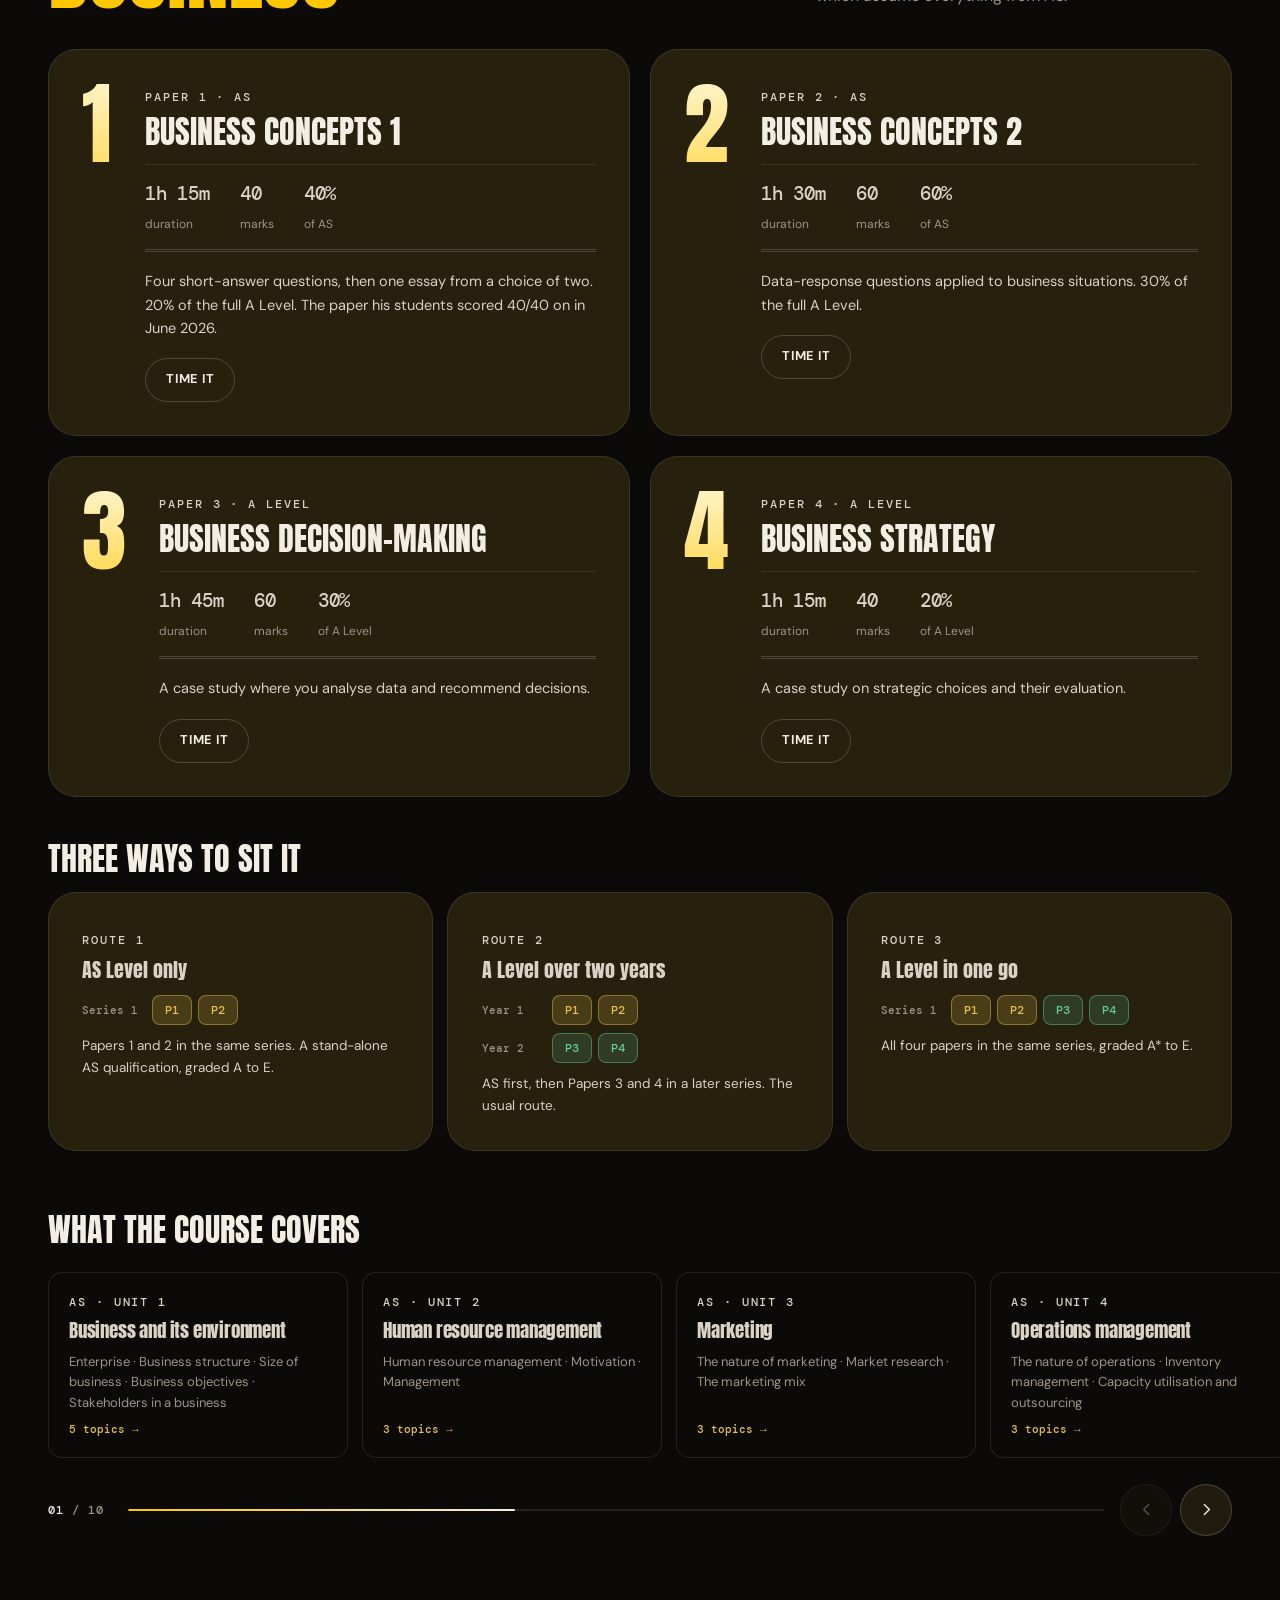
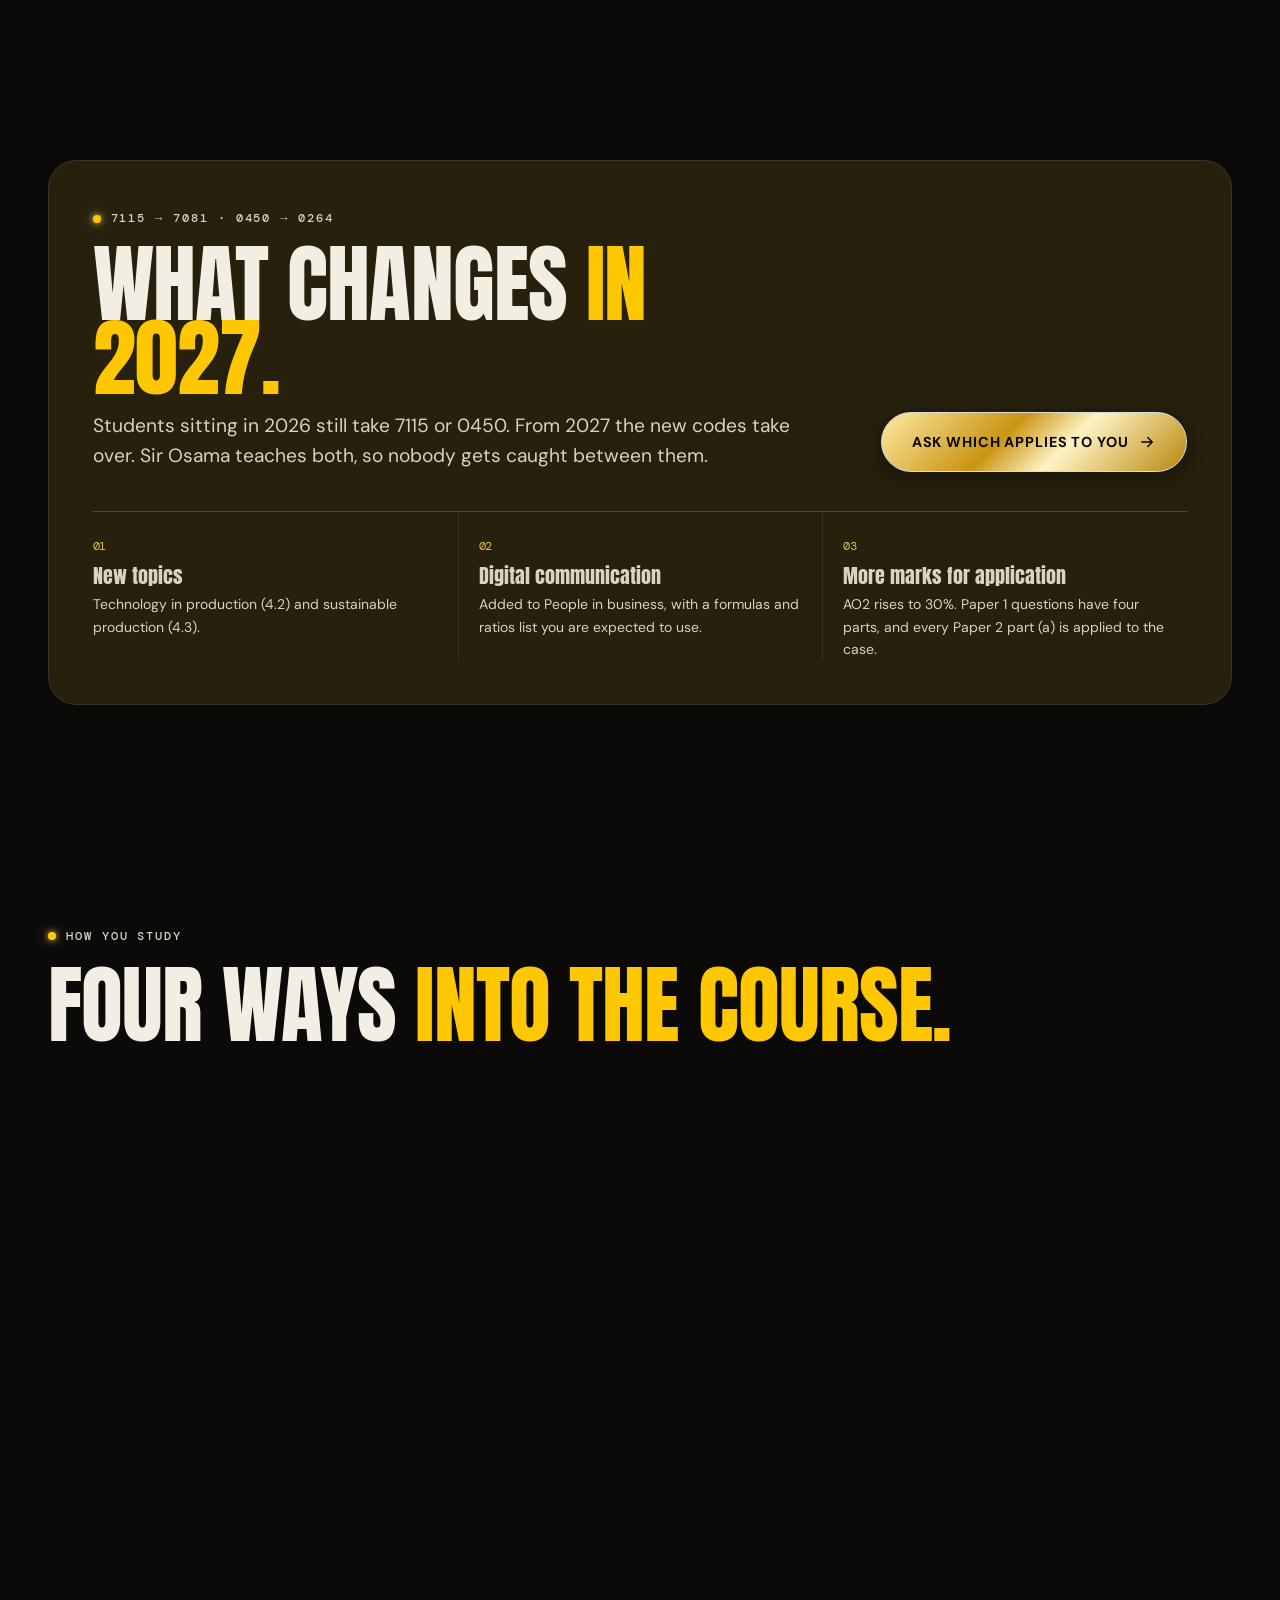
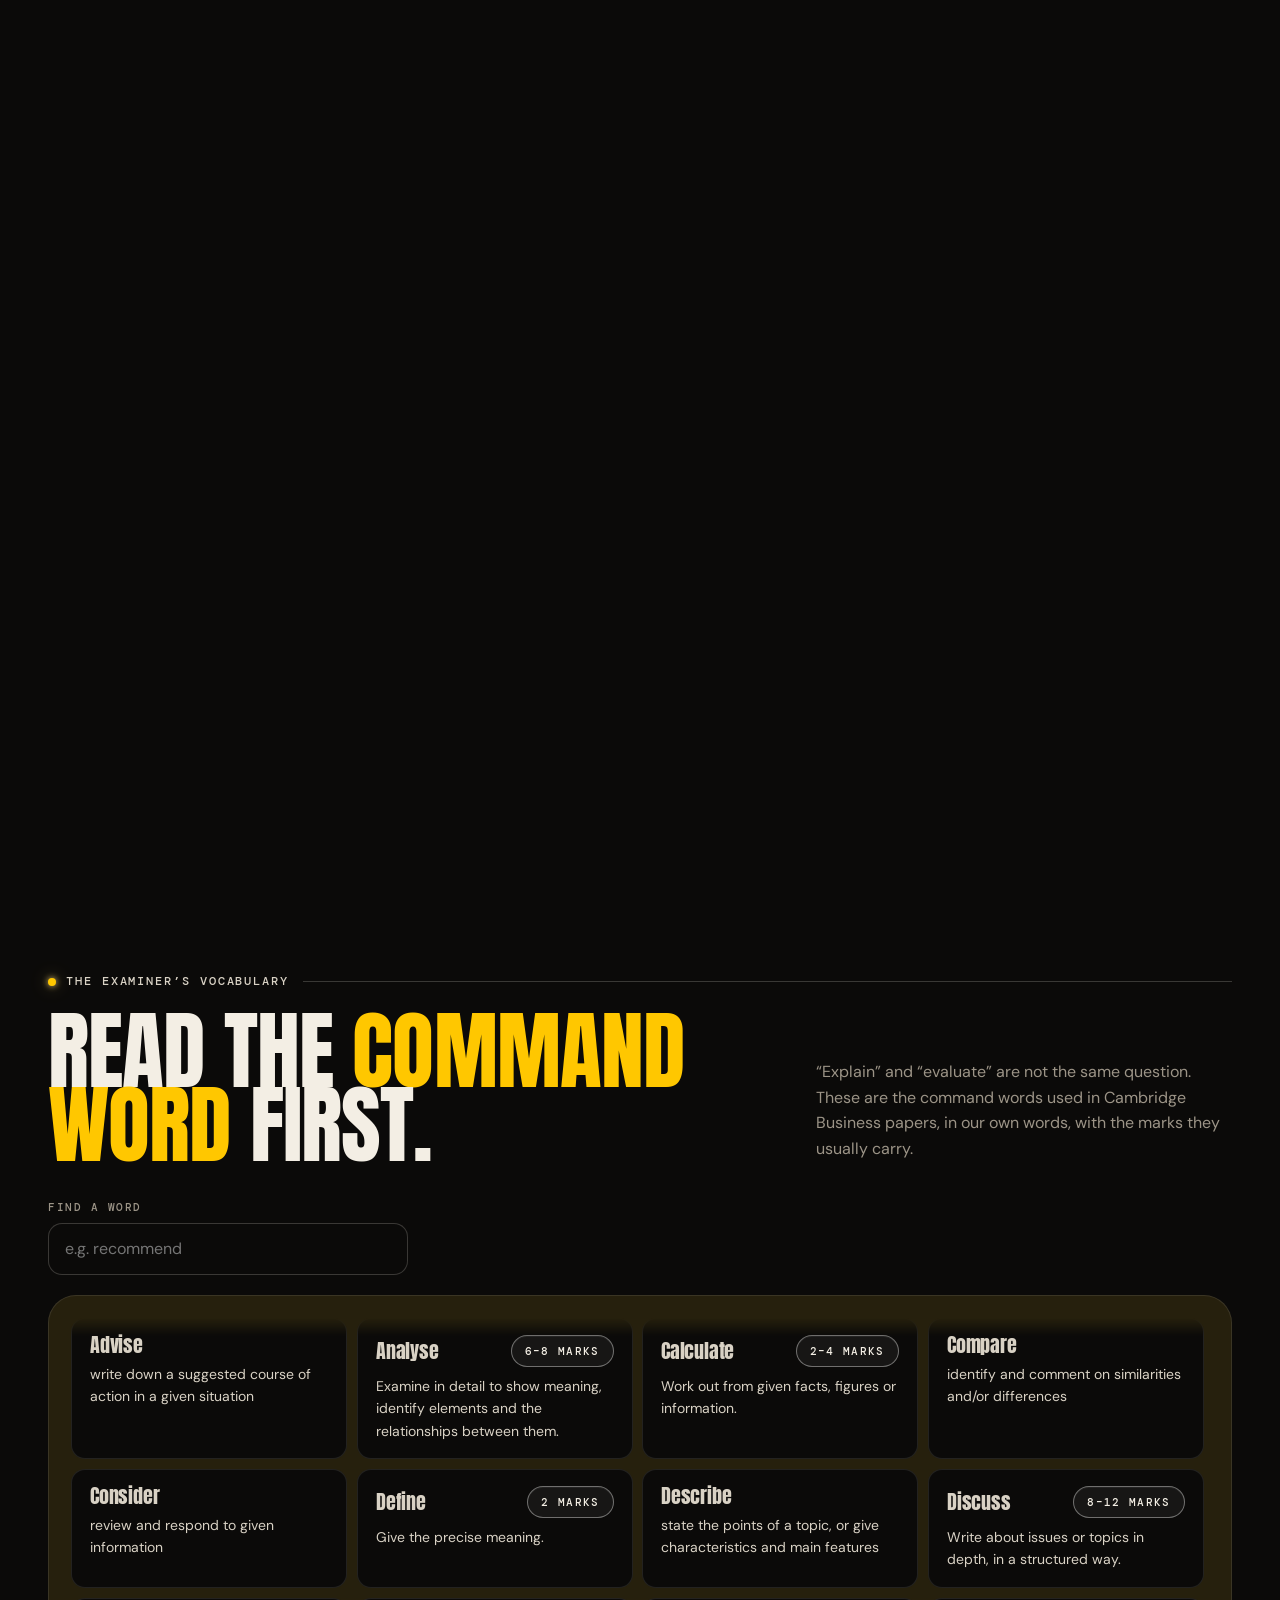
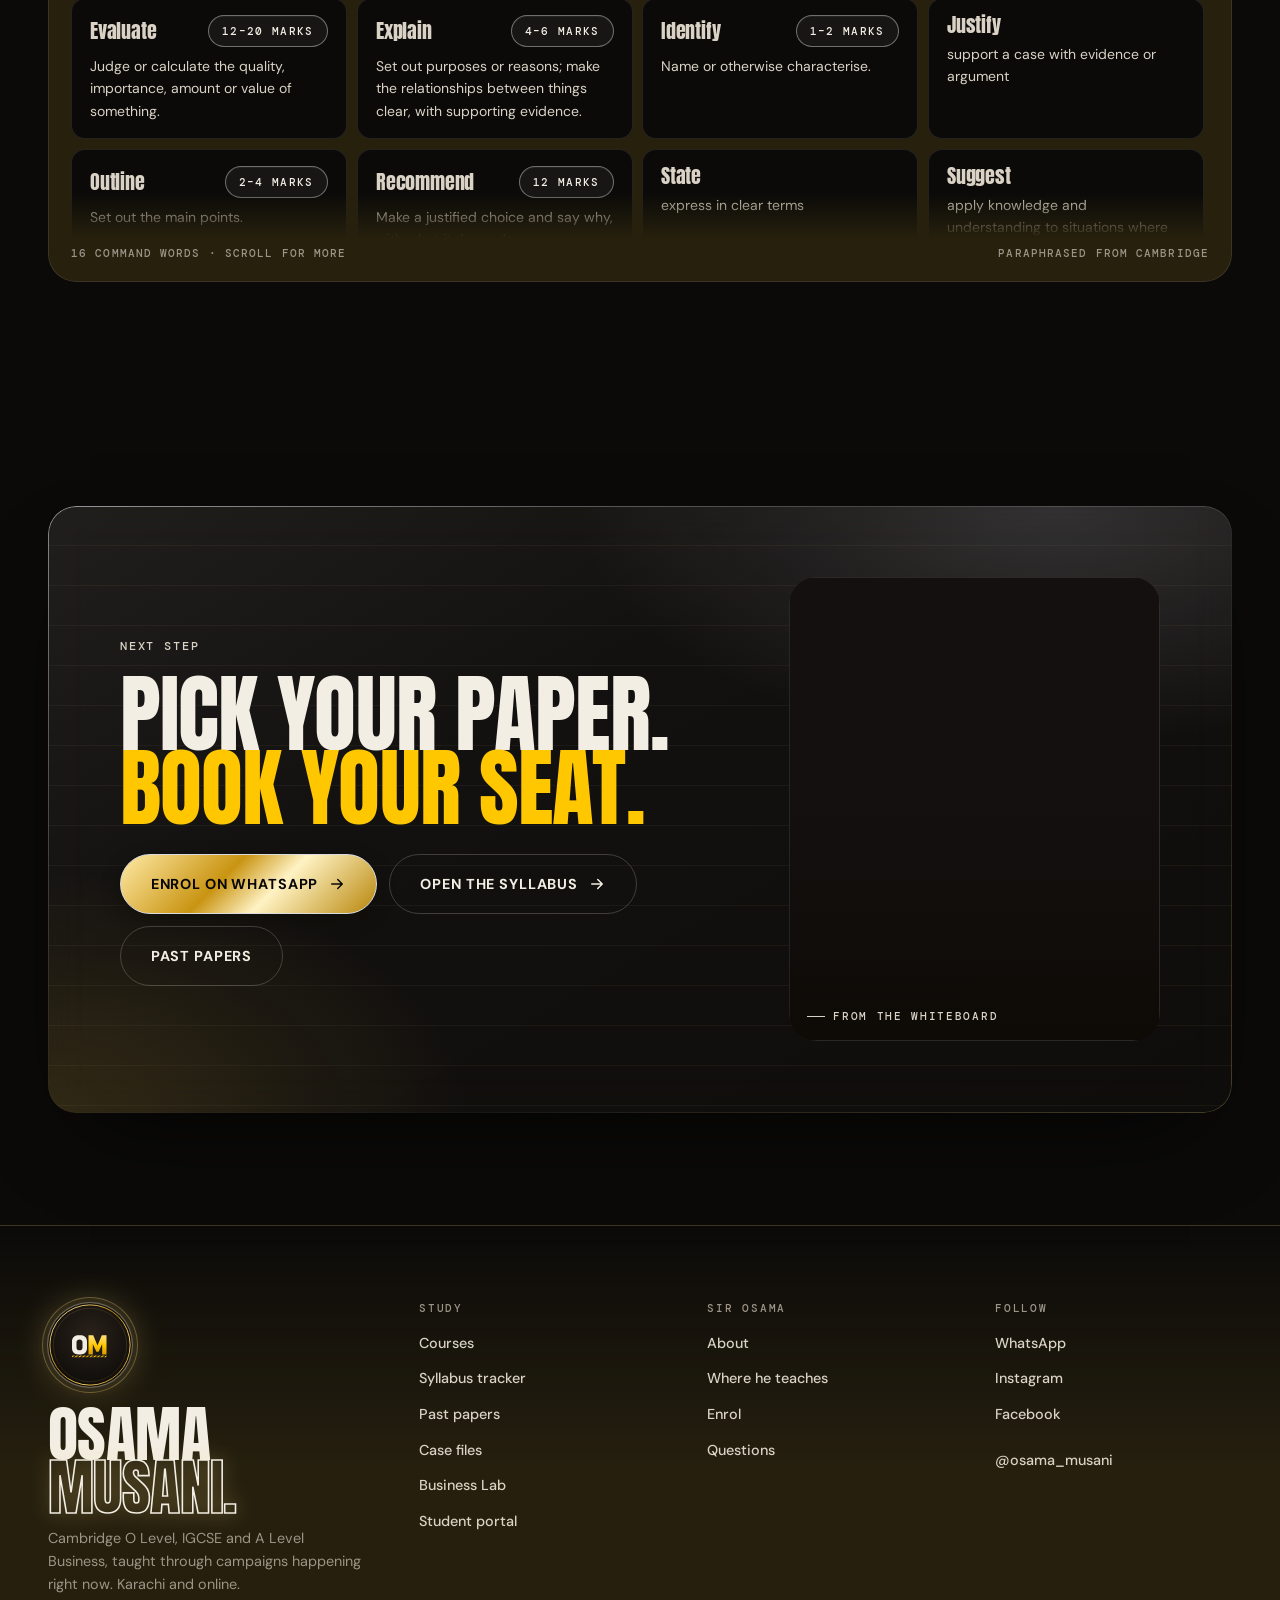
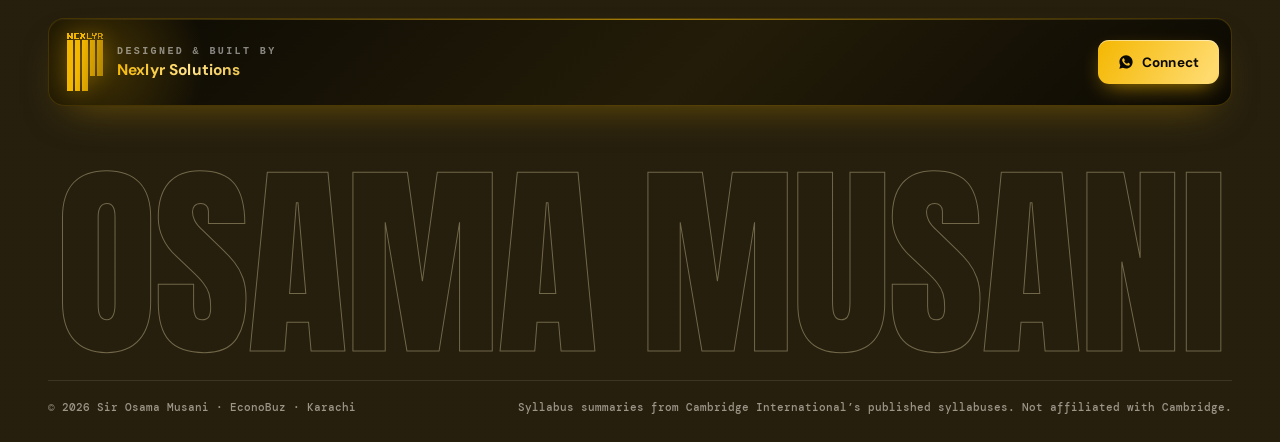
<file: courses.html>
<!doctype html><html lang="en" data-theme="dark"><head><meta charset="utf-8"><meta name="viewport" content="width=device-width,initial-scale=1,viewport-fit=cover"><title>Courses — Business 7115/7081, 0450/0264 and 9609 · Sir Osama Musani</title><meta name="description" content="O Level Business 7115 and 7081, IGCSE 0450 and 0264, and AS &amp; A Level Business 9609: papers, timings, marks and how Sir Osama Musani teaches each one."><link rel="canonical" href="https://osama-musani.nexlyr.solutions/courses.html"><meta name="theme-color" content="#0b0a09"><meta property="og:type" content="website"><meta property="og:site_name" content="Sir Osama Musani · Business"><meta property="og:title" content="Courses — Business 7115/7081, 0450/0264 and 9609 · Sir Osama Musani"><meta property="og:description" content="O Level Business 7115 and 7081, IGCSE 0450 and 0264, and AS &amp; A Level Business 9609: papers, timings, marks and how Sir Osama Musani teaches each one."><meta property="og:url" content="https://osama-musani.nexlyr.solutions/courses.html"><meta property="og:image" content="https://osama-musani.nexlyr.solutions/og.jpg"><meta property="og:image:width" content="1200"><meta property="og:image:height" content="630"><meta name="twitter:card" content="summary_large_image"><link rel="icon" type="image/svg+xml" href="favicon.svg"><link rel="apple-touch-icon" href="apple-touch-icon.png"><script>(function(){var d=document.documentElement;d.dataset.theme="dark";try{if(!sessionStorage.getItem("om-seen"))d.classList.add("ld-on");}catch(e){}})();</script><link rel="preload" href="assets/fonts/anton-latin-400-normal.woff2?v=912c3c9f" as="font" type="font/woff2" crossorigin><link rel="preload" href="assets/fonts/dm-sans-latin-400-normal.woff2?v=a220a328" as="font" type="font/woff2" crossorigin><link rel="stylesheet" href="assets/site.css?v=2de67554"><style>@layer base{.c-switch{position:sticky;top:86px;z-index:20;display:flex;justify-content:center;padding:0 var(--gut);margin-bottom:-20px;pointer-events:none}
.c-switch .seg{pointer-events:auto;background:linear-gradient(180deg,color-mix(in srgb,var(--bg) 70%,transparent),color-mix(in srgb,var(--bg) 55%,transparent));-webkit-backdrop-filter:blur(20px) saturate(160%);backdrop-filter:blur(20px) saturate(160%);box-shadow:var(--hi),0 18px 40px -22px rgba(0,0,0,.8);flex-wrap:nowrap;overflow-x:auto;max-width:100%;scrollbar-width:none}
.c-switch .seg a{white-space:nowrap}
.papers{display:grid;gap:clamp(14px,1.6vw,20px)}
.papers.p2{grid-template-columns:1fr 1fr}
.papers.p4{grid-template-columns:repeat(2,minmax(0,1fr))}
.paper{display:grid;grid-template-columns:auto 1fr;gap:clamp(14px,2vw,26px);padding:clamp(22px,2.6vw,34px)}
.pp-n{font:italic 500 clamp(4.2rem,7vw,6.4rem)/.8 var(--f-display);background:var(--gold-text);-webkit-background-clip:text;background-clip:text;-webkit-text-fill-color:transparent;padding:6px .08em 0 0}
.pp-b .h3{margin-top:8px}
.pp-stats{display:grid;grid-template-columns:repeat(3,auto);justify-content:start;gap:clamp(16px,2.4vw,30px);margin:18px 0;padding:14px 0;border-top:1px solid var(--rule);border-bottom:3px double var(--rule-2)}
.pp-stats b{display:block;font-size:1.2rem;font-weight:500}
.pp-stats span{font-size:12px;color:var(--ink-3)}
.pp-b p{font-size:14.5px;color:var(--ink-2)}
.pp-ao{margin-top:10px;font-size:13px!important;color:var(--ink-3)!important}
.pp-cta{display:flex;flex-wrap:wrap;gap:8px;margin-top:18px}
.ao{margin-top:clamp(16px,2vw,24px)}
.ao-h{display:flex;flex-wrap:wrap;justify-content:space-between;align-items:center;gap:12px;margin-bottom:18px}
.ao-key{display:flex;flex-wrap:wrap;gap:8px 18px;font-size:12.5px;color:var(--ink-3)}
.ao-key span{display:inline-flex;align-items:center;gap:7px}
.ao-key i{width:10px;height:10px;border-radius:2px}
.k1{background:var(--brass)}.k2{background:var(--green)}.k3{background:var(--red)}
.ao-rows{display:grid;gap:10px;margin-bottom:14px}
.ao-row{display:grid;grid-template-columns:150px 1fr;align-items:center;gap:14px;font-size:13.5px}
.ao-row>span{color:var(--ink-2)}
.ao-bar{display:flex;height:30px;border-radius:8px;overflow:hidden;background:var(--rule);box-shadow:inset 0 1px 2px rgba(0,0,0,.3)}
.ao-bar i{display:flex;align-items:center;justify-content:center;width:0;font:500 11.5px/1 var(--f-mono);color:#100e0a;white-space:nowrap;overflow:hidden;transition:width 1.3s var(--e-out)}
.ao-bar i:nth-child(1){background:linear-gradient(180deg,var(--brass-2),var(--brass))}
.ao-bar i:nth-child(2){background:linear-gradient(180deg,#d6c284,#9e8438)}
.ao-bar i:nth-child(3){background:linear-gradient(180deg,#eea494,#cf6a58)}
:root[data-theme="light"] .ao-bar i{color:#fff}
.cover{margin-top:clamp(36px,5vw,64px)}
.cover-g{display:grid;grid-template-columns:repeat(auto-fit,minmax(min(100%,250px),1fr));gap:14px;margin-top:20px;--rw:min(300px,78%)}
.cv{display:grid;grid-template-rows:auto auto 1fr auto;gap:10px;padding:22px 20px;border-radius:18px;border:1px solid var(--line-w);background:var(--glass);box-shadow:var(--hi);-webkit-backdrop-filter:blur(18px) saturate(160%);backdrop-filter:blur(18px) saturate(160%);transition:border-color .3s,transform .5s var(--e-out)}
.cv:hover{border-color:color-mix(in srgb,var(--brass) 45%,transparent);transform:translateY(-4px)}
.cv .folio{font-size:10.5px}
.cv b{font:500 1.2rem/1.15 var(--f-display);letter-spacing:-.01em}
.cv p{font-size:13px;color:var(--ink-3)}
.cv small{font:500 11px/1 var(--f-mono);color:var(--brass)}
.changes{display:grid;grid-template-columns:.8fr 1.2fr;gap:clamp(20px,4vw,56px);margin-top:clamp(36px,5vw,64px);align-items:start}
.ch-list{display:grid;gap:0}
.ch-list li{display:grid;grid-template-columns:180px 1fr;gap:16px;padding:14px 0;border-bottom:1px dashed var(--rule)}
.ch-list b{font-weight:600;font-size:14.5px}
.ch-list span{font-size:14px;color:var(--ink-2)}
.routes{margin-top:clamp(28px,4vw,48px)}
.route-g{display:grid;grid-template-columns:repeat(3,1fr);gap:14px;margin-top:18px}
.route b{display:block;margin:8px 0 14px;font:500 1.25rem/1.1 var(--f-display)}
.rt{display:flex;align-items:center;gap:6px;margin-bottom:8px}
.rt-s{width:64px;font:500 11px/1 var(--f-mono);color:var(--ink-3)}
.rt i{display:grid;place-items:center;width:40px;height:30px;border-radius:8px;font:500 12px/1 var(--f-mono);font-style:normal;background:color-mix(in srgb,var(--brass) 18%,transparent);border:1px solid color-mix(in srgb,var(--brass) 45%,transparent);color:var(--brass)}
.rt i.a2{background:color-mix(in srgb,var(--green) 16%,transparent);border-color:color-mix(in srgb,var(--green) 45%,transparent);color:var(--green)}
.route p{margin-top:10px;font-size:13.5px;color:var(--ink-2)}
.ws{display:grid;gap:clamp(24px,3vw,40px)}
.ws>.ws-ph{position:absolute;inset:0;z-index:0;border-radius:inherit;opacity:.45;-webkit-mask-image:linear-gradient(90deg,transparent 25%,#000 85%);mask-image:linear-gradient(90deg,transparent 25%,#000 85%)}
:root[data-theme="light"] .ws>.ws-ph{opacity:.25}
.ws-top{display:flex;flex-wrap:wrap;justify-content:space-between;align-items:flex-end;gap:24px}
.ws-top>div{max-width:720px}
.ws-steps{display:grid;grid-template-columns:repeat(3,1fr);gap:0;border-top:1px solid var(--rule-2)}
.ws-steps>div{padding:20px 20px 0 0}
.ws-steps>div+div{padding-left:20px;border-left:1px solid var(--rule)}
.ws-steps span{font-size:12px;color:var(--brass)}
.ws-steps b{display:block;margin:8px 0 6px;font:500 1.25rem/1.1 var(--f-display)}
.ws-steps p{font-size:14px;color:var(--ink-2)}
.how{display:grid;grid-template-columns:repeat(4,1fr);gap:14px}
.how .h3{margin:12px 0 10px}
.how p{font-size:14px;color:var(--ink-2)}
.cw-tools{display:flex;flex-wrap:wrap;align-items:flex-end;justify-content:space-between;gap:14px;margin-bottom:20px}
.cw-box{padding:clamp(14px,2vw,22px)}
.cw-g{--vh:min(520px,62vh);display:grid;grid-template-columns:repeat(auto-fill,minmax(min(100%,260px),1fr));gap:10px;align-content:start}
.cw{padding:16px 18px;border-radius:14px;border:1px solid var(--line-w);background:color-mix(in srgb,var(--panel-solid) 55%,transparent);box-shadow:var(--hi);animation:tIn .5s var(--e-out) both}
.cw-h{display:flex;justify-content:space-between;align-items:center;gap:8px}
.cw b{font:500 1.25rem/1 var(--f-display);letter-spacing:-.01em}
.cw p{margin-top:8px;font-size:14px;color:var(--ink-2)}
.cw .tags{display:flex;gap:4px}
.cw .tag{height:20px;font-size:9.5px;padding:0 6px}
.papers.p4{--rw-t:min(420px,86%)}.route-g,.how{--rw-t:min(320px,80%)}
@media (max-width:1000px){.papers.p2,.changes{grid-template-columns:1fr}}
@media (max-width:620px){.paper{grid-template-columns:1fr}.pp-n{font-size:4rem}.ao-row{grid-template-columns:1fr;gap:6px}.ch-list li{grid-template-columns:1fr;gap:4px}.ws-steps{grid-template-columns:1fr}.ws-steps>div+div{border-left:0;padding-left:0;border-top:1px solid var(--rule)}.pp-stats{grid-template-columns:repeat(3,1fr);gap:10px}.c-switch{top:84px}}

@media (max-width:760px){
  .c-switch{position:relative;top:0;margin:-6px 0 6px}
  .c-switch .seg{padding:4px;border-radius:12px}
  .c-switch .seg a{height:34px;padding:0 12px;font-size:12.5px}
  .paper{padding:22px 20px;gap:10px}
  .pp-n{font-size:3.4rem}
  .ao{padding:20px 16px}
  .ao-row{gap:6px}
  .ao-bar{height:26px}
  .changes{padding:24px 20px}
  .ws{padding:24px 20px}
  .cw-g{--vh:58vh}
}}
/* Business: two-paper grid, four AOs, 0450/0264 table, art panel */
.papers.p2{grid-template-columns:repeat(2,minmax(0,1fr))}
.papers.p4{grid-template-columns:repeat(2,minmax(0,1fr))}
.k1{background:#ffc700}.k2{background:#f3eee4!important}.k3{background:#e2382d}.k4{background:#8a7a5c}
.ao-bar i.a1{background:linear-gradient(180deg,#ffe27a,#ffc700)}
.ao-bar i.a2{background:linear-gradient(180deg,#fffaf0,#e3dccd)}
.ao-bar i.a3{background:linear-gradient(180deg,#f2665b,#c8201c);color:#fff}
.ao-bar i.a4{background:linear-gradient(180deg,#a9997a,#7b6b4e);color:#fff}
.cmp{padding:0;overflow:hidden}
.cmp .tbl td{vertical-align:top}
.cr-art{padding:0;overflow:hidden;background:#141010}
.cr-art img{position:absolute;inset:0;width:100%;height:100%;object-fit:cover}
.cr-art .ph-c{z-index:2}
.cta-kk{padding:0;overflow:hidden;background:#141010}
.cta-kk img{width:100%;height:100%;object-fit:cover}
@media (max-width:960px){.papers.p2,.papers.p4{grid-template-columns:1fr}}
</style></head><body data-page="courses"><a class="skip" href="#main">Skip to content</a><div class="bg-base" aria-hidden="true"></div><div class="aurora" aria-hidden="true"><i></i><i></i><i></i></div><canvas id="bg3d" aria-hidden="true"></canvas><div class="bg-veil" aria-hidden="true"></div><div class="grain" aria-hidden="true"></div><div class="ldx" aria-hidden="true"><div class="ldx-fill"><div class="ldx-grp"><div class="ldx-w">OSAMA<div class="ldx-gold"><img src="assets/img/osama-musani.webp?v=b2573896" alt="" decoding="async"><i class="ldx-shine"></i></div><i class="ldx-crest"></i></div><div class="ldx-s">O, IGCSE &amp; A Level Business &middot; Karachi</div></div></div><div class="ldx-ink"><div class="ldx-grp"><div class="ldx-w"><span class="ldx-i"><i>O</i></span><span><i>S</i></span><span><i>A</i></span><span><i>M</i></span><span><i>A</i></span></div><div class="ldx-s"><span>O, IGCSE &amp; A Level Business &middot; Karachi</span></div></div></div><div class="ldx-m ldx-tl"><img src="assets/img/om-mark.svg?v=88080bf9" alt="" width="195" height="122"><span>Sir Osama Musani</span></div><div class="ldx-m ldx-tr">EconoBuz &middot; Case file 001</div><div class="ldx-m ldx-bl"><b id="ldN">000</b><span>Opening the case file</span></div><div class="ldx-m ldx-br">O Level 7115 / 7081 &middot; IGCSE 0450 / 0264<br>AS &amp; A Level 9609</div></div><div class="pt" aria-hidden="true"><div class="pt-bg"></div><div class="pt-in"><span class="pt-f"></span><div class="pt-w"></div></div><i class="pt-line"></i></div><i class="sprog" aria-hidden="true"></i><header class="nav"><a class="brand" href="index.html" aria-label="Sir Osama Musani, home"><span class="seal" aria-hidden="true"><img src="assets/img/om-mark.svg?v=88080bf9" alt="" width="195" height="122" decoding="async"></span><span class="brand-t"><b>Osama Musani</b><span>Business · O &amp; A Level</span></span></a><nav class="nav-links" aria-label="Main"><a href="courses.html" aria-current="page">Courses</a><a href="syllabus.html">Syllabus</a><a href="cases.html">Case files</a><a href="past-papers.html">Past papers</a><a href="lab.html">Lab</a><a href="portal.html">Portal</a><a href="about.html">About</a></nav><div class="nav-r"><button class="nav-search" type="button" data-cmdk aria-label="Search the site"><svg viewBox="0 0 24 24" fill="none" stroke="currentColor" stroke-width="2" stroke-linecap="round"><circle cx="11" cy="11" r="7"/><path d="m20 20-3.5-3.5"/></svg><span>Search</span><kbd>⌘K</kbd></button><a class="btn btn-pri btn-sm btn-enrol" href="contact.html#enrol">Enrol</a><button class="burger" type="button" aria-label="Menu" aria-expanded="false" aria-controls="menu"><span></span><span></span></button></div></header><div class="menu" id="menu" aria-hidden="true"><nav aria-label="Mobile"><a href="index.html"><small>01</small>Home<i>f.01</i></a><a href="courses.html" aria-current="page"><small>02</small>Courses<i>f.02</i></a><a href="syllabus.html"><small>03</small>Syllabus<i>f.03</i></a><a href="cases.html"><small>04</small>Case files<i>f.04</i></a><a href="past-papers.html"><small>05</small>Past papers<i>f.05</i></a><a href="lab.html"><small>06</small>Lab<i>f.06</i></a><a href="portal.html"><small>07</small>Portal<i>f.07</i></a><a href="about.html"><small>08</small>About<i>f.08</i></a><a href="contact.html"><small>09</small>Contact<i>f.09</i></a></nav><div class="menu-foot"><a class="btn btn-pri" data-wa="Assalam o Alaikum Sir, I would like to enrol in Business with Sir Osama Musani." href="contact.html#enrol" target="_blank" rel="noopener">WhatsApp</a><a class="btn btn-sm mf-portal" href="portal.html">Student portal</a><button class="btn btn-sm" type="button" data-sound-toggle>Sound</button></div></div><main id="main"><section class="phero" data-shape="pie" data-shape-x=".56" data-shape-y=".06" data-shape-s=".62" data-shape-a=".48" data-shape-my="-.52" data-shape-ms=".4" data-shape-ma=".22">
  <div class="wrap phero-g">
    <div>
      <nav class="crumbs" aria-label="Breadcrumb"><a href="index.html">Home</a><i></i><span>Courses</span></nav>
      <h1 class="display" data-split>Every paper, <em>in full.</em></h1>
      <p class="lede" data-rv>O Level Business, IGCSE Business and AS &amp; A Level Business 9609, paper by paper: what each one tests, how long you get and what it is worth. Figures are from Cambridge International&rsquo;s published syllabuses.</p>
      <div class="phero-meta" data-rv><span class="tag brass">7115 &rarr; 7081 &middot; 2027</span><span class="tag">0450 &rarr; 0264 &middot; 2027</span><span class="tag violet">9609 &middot; 2026&ndash;2028</span><span class="tag"><i></i>Campus &amp; online</span></div>
    </div>
    <div class="phero-art" data-rv="scale">
      <figure class="ph phv cr-art" data-par aria-hidden="true">
        <img src="assets/img/g-hall.webp?v=a1a499c3" alt="" width="540" height="720" decoding="async">
        <figcaption class="ph-c"><span class="ph-cap">Case file &middot; your exam link</span><b>Every campaign ends at a syllabus point.</b></figcaption>
      </figure>
      <div class="float f-a"><span>O Level &amp; IGCSE</span><b>P1 &middot; P2</b><small>90 minutes each</small></div>
      <div class="float f-b"><span>AS &amp; A Level 9609</span><b>P1&ndash;P4</b><small>AS, then A Level</small></div>
    </div>
  </div>
</section>

<div class="c-switch" role="tablist" aria-label="Jump to a course">
  <div class="seg"><a href="#c7081" data-sw="c7081" aria-pressed="true">O Level</a><a href="#c0264" data-sw="c0264" aria-pressed="false">IGCSE</a><a href="#c9609" data-sw="c9609" aria-pressed="false">A Level 9609</a><a href="#changes" data-sw="changes" aria-pressed="false">What changes</a><a href="#words" data-sw="words" aria-pressed="false">Command words</a></div>
</div>

<!-- ========================= 7081 -->
<section class="sec" id="c7081" data-shape="chart" data-shape-x=".55" data-shape-y=".1" data-shape-s=".6" data-shape-a=".42" data-shape-my=".6" data-shape-ms=".38">
  <div class="wrap">
    <div class="sec-head">
      <div class="meta"><span class="folio">7081 &mdash; O Level &middot; replaces 7115</span><span class="hair"></span></div>
      <h2 class="title" data-split>O Level <em>Business</em></h2>
      <p class="lede" data-rv>Six units, from what a business is to how the economy and the wider world change its decisions. Two compulsory 90-minute papers, graded A* to E in the June and November series.</p>
    </div>
    <div class="papers p2" data-rail="t">
      <article class="paper card ruled" data-tilt="3" data-rv>
        <span class="edge" aria-hidden="true"></span>
        <div class="pp-n">1</div>
        <div class="pp-b">
          <span class="folio">Paper 1 &middot; everyone</span>
          <h3 class="h3">Short Answer and Data Response</h3>
          <div class="pp-stats"><div><b class="num">1h 30m</b><span>duration</span></div><div><b class="num">80</b><span>marks</span></div><div><b class="num">50%</b><span>of the grade</span></div></div>
          <p>Four compulsory questions mixing short answers with structured questions on tables, graphs and images. In 7081 every question has four parts.</p>
          <div class="pp-cta"><a class="btn btn-sm" href="past-papers.html#t-7115-1">Time a Paper 1</a><a class="btn btn-sm btn-ghost" href="lab.html#quiz">Quick-check quiz</a></div>
        </div>
      </article>
      <article class="paper card ruled" data-tilt="3" data-rv style="--d:.06s">
        <span class="edge" aria-hidden="true"></span>
        <div class="pp-n">2</div>
        <div class="pp-b">
          <span class="folio">Paper 2 &middot; everyone</span>
          <h3 class="h3">Case Study</h3>
          <div class="pp-stats"><div><b class="num">1h 30m</b><span>duration</span></div><div><b class="num">80</b><span>marks</span></div><div><b class="num">50%</b><span>of the grade</span></div></div>
          <p>Four questions on a case-study insert with appendices: tables, graphs, newspaper extracts and adverts. Part (a) of every question is applied to the case.</p>
          <div class="pp-cta"><a class="btn btn-sm" href="past-papers.html#t-7115-2">Time a Paper 2</a><a class="btn btn-sm btn-ghost" href="cases.html">Case files</a></div>
        </div>
      </article>
    </div>

    <div class="ao card pad" data-rv>
      <div class="ao-h"><h3 class="h4">Where the marks come from</h3><div class="ao-key"><span><i class="k1"></i>AO1 Knowledge</span><span><i class="k2"></i>AO2 Application</span><span><i class="k3"></i>AO3 Analysis</span><span><i class="k4"></i>AO4 Evaluation</span></div></div>
      <div class="ao-rows" data-ao='[["Whole qualification",35,30,22,13]]'></div>
      <p class="small muted">Application rises to 30% in 7081, so every answer has to use the business in the question.</p>
    </div>

    <div class="cover">
      <h3 class="h3" data-rv>What the course covers</h3>
      <div class="cover-g" data-cover="7081" data-rail=""></div>
    </div>
  </div>
</section>

<!-- ========================= 0264 -->
<section class="sec" id="c0264" data-shape="coin" data-shape-x=".56" data-shape-y=".05" data-shape-s=".6" data-shape-a=".42" data-shape-my=".6" data-shape-ms=".38">
  <div class="wrap">
    <div class="sec-head">
      <div class="meta"><span class="folio">0264 &mdash; IGCSE &middot; replaces 0450</span><span class="hair"></span></div>
      <h2 class="title" data-split>IGCSE <em>Business</em></h2>
      <p class="lede" data-rv>The same six units as O Level, examined the same way: Paper 1 short answer and data response, Paper 2 case study. IGCSE is graded A* to G.</p>
    </div>
    <div class="cmp card" data-rv>
      <div class="tbl-wrap"><table class="tbl">
        <thead><tr><th></th><th>IGCSE 0450 &middot; to 2026</th><th>IGCSE 0264 &middot; from 2027</th></tr></thead>
        <tbody>
          <tr><td><b>Paper 1</b></td><td>Short answer &amp; data response &middot; 1h 30m &middot; 80 marks &middot; 50%</td><td>Short answer &amp; data response &middot; 1h 30m &middot; 80 marks &middot; 50%</td></tr>
          <tr><td><b>Paper 2</b></td><td>Case study &middot; 1h 30m &middot; 80 marks &middot; 50%</td><td>Case study &middot; 1h 30m &middot; 80 marks &middot; 50%</td></tr>
          <tr><td><b>Content</b></td><td>Six units</td><td>Six units, plus technology, sustainability and a formulas list</td></tr>
          <tr><td><b>Grades</b></td><td>A*&ndash;G</td><td>A*&ndash;G</td></tr>
        </tbody>
      </table></div>
      <div class="pp-cta" style="padding:0 20px 20px"><a class="btn btn-sm" href="past-papers.html#p-0450">0450 past papers</a><a class="btn btn-sm btn-ghost" href="syllabus.html#p-0264">0264 syllabus</a></div>
    </div>
  </div>
</section>

<!-- ========================= 9609 -->
<section class="sec" id="c9609" data-shape="grid" data-shape-x=".56" data-shape-y=".05" data-shape-s=".6" data-shape-a=".42" data-shape-my=".6" data-shape-ms=".38">
  <div class="wrap">
    <div class="sec-head">
      <div class="meta"><span class="folio">9609 &mdash; AS &amp; A Level</span><span class="hair"></span></div>
      <h2 class="title" data-split>AS &amp; A Level <em>Business</em></h2>
      <p class="lede" data-rv>Ten units over two years. AS covers the core of every department in Papers 1 and 2. The A Level year adds strategy, finance and decision-making in Papers 3 and 4, which assume everything from AS.</p>
    </div>
    <div class="papers p4" data-rail="t">
      <article class="paper card ruled" data-tilt="3" data-rv><div class="pp-n">1</div><div class="pp-b"><span class="folio">Paper 1 &middot; AS</span><h3 class="h3">Business Concepts 1</h3>
        <div class="pp-stats"><div><b class="num">1h 15m</b><span>duration</span></div><div><b class="num">40</b><span>marks</span></div><div><b class="num">40%</b><span>of AS</span></div></div>
        <p>Four short-answer questions, then one essay from a choice of two. 20% of the full A Level. The paper his students scored 40/40 on in June 2026.</p>
        <div class="pp-cta"><a class="btn btn-sm" href="past-papers.html#t-9609-1">Time it</a></div></div></article>
      <article class="paper card ruled" data-tilt="3" data-rv style="--d:.05s"><div class="pp-n">2</div><div class="pp-b"><span class="folio">Paper 2 &middot; AS</span><h3 class="h3">Business Concepts 2</h3>
        <div class="pp-stats"><div><b class="num">1h 30m</b><span>duration</span></div><div><b class="num">60</b><span>marks</span></div><div><b class="num">60%</b><span>of AS</span></div></div>
        <p>Data-response questions applied to business situations. 30% of the full A Level.</p>
        <div class="pp-cta"><a class="btn btn-sm" href="past-papers.html#t-9609-2">Time it</a></div></div></article>
      <article class="paper card ruled" data-tilt="3" data-rv style="--d:.1s"><div class="pp-n">3</div><div class="pp-b"><span class="folio">Paper 3 &middot; A Level</span><h3 class="h3">Business Decision-Making</h3>
        <div class="pp-stats"><div><b class="num">1h 45m</b><span>duration</span></div><div><b class="num">60</b><span>marks</span></div><div><b class="num">30%</b><span>of A Level</span></div></div>
        <p>A case study where you analyse data and recommend decisions.</p>
        <div class="pp-cta"><a class="btn btn-sm" href="past-papers.html#t-9609-3">Time it</a></div></div></article>
      <article class="paper card ruled" data-tilt="3" data-rv style="--d:.15s"><div class="pp-n">4</div><div class="pp-b"><span class="folio">Paper 4 &middot; A Level</span><h3 class="h3">Business Strategy</h3>
        <div class="pp-stats"><div><b class="num">1h 15m</b><span>duration</span></div><div><b class="num">40</b><span>marks</span></div><div><b class="num">20%</b><span>of A Level</span></div></div>
        <p>A case study on strategic choices and their evaluation.</p>
        <div class="pp-cta"><a class="btn btn-sm" href="past-papers.html#t-9609-4">Time it</a></div></div></article>
    </div>

    <div class="routes" data-rv>
      <h3 class="h3">Three ways to sit it</h3>
      <div class="route-g" data-rail="t">
        <div class="route card pad"><span class="folio">Route 1</span><b>AS Level only</b><div class="rt"><span class="rt-s">Series 1</span><i>P1</i><i>P2</i></div><p>Papers 1 and 2 in the same series. A stand-alone AS qualification, graded A to E.</p></div>
        <div class="route card pad"><span class="folio">Route 2</span><b>A Level over two years</b><div class="rt"><span class="rt-s">Year 1</span><i>P1</i><i>P2</i></div><div class="rt"><span class="rt-s">Year 2</span><i class="a2">P3</i><i class="a2">P4</i></div><p>AS first, then Papers 3 and 4 in a later series. The usual route.</p></div>
        <div class="route card pad"><span class="folio">Route 3</span><b>A Level in one go</b><div class="rt"><span class="rt-s">Series 1</span><i>P1</i><i>P2</i><i class="a2">P3</i><i class="a2">P4</i></div><p>All four papers in the same series, graded A* to E.</p></div>
      </div>
    </div>

    <div class="cover">
      <h3 class="h3" data-rv>What the course covers</h3>
      <div class="cover-g" data-cover="9609" data-rail=""></div>
    </div>
  </div>
</section>

<!-- ========================= WHAT CHANGES -->
<section class="sec" id="changes" data-shape="be" data-shape-x="-.55" data-shape-y="-.05" data-shape-s=".7" data-shape-a=".5" data-shape-my="-.5" data-shape-ms=".45">
  <div class="wrap">
    <div class="ws card pad-l" data-rv>
      <div class="ws-top">
        <div>
          <span class="eyebrow">7115 &rarr; 7081 &middot; 0450 &rarr; 0264</span>
          <h2 class="title" style="margin-top:16px">What changes <em>in 2027.</em></h2>
          <p class="lede" style="margin-top:16px">Students sitting in 2026 still take 7115 or 0450. From 2027 the new codes take over. Sir Osama teaches both, so nobody gets caught between them.</p>
        </div>
        <a class="btn btn-pri btn-lg" data-mag data-wa="Assalam o Alaikum Sir, which Business syllabus should I take, and when?" href="contact.html#enrol">Ask which applies to you <svg class="arr" viewBox="0 0 24 24" fill="none" stroke="currentColor" stroke-width="2" stroke-linecap="round" stroke-linejoin="round"><path d="M5 12h14M13 6l6 6-6 6"/></svg></a>
      </div>
      <div class="ws-steps">
        <div><span class="num">01</span><b>New topics</b><p>Technology in production (4.2) and sustainable production (4.3).</p></div>
        <div><span class="num">02</span><b>Digital communication</b><p>Added to People in business, with a formulas and ratios list you are expected to use.</p></div>
        <div><span class="num">03</span><b>More marks for application</b><p>AO2 rises to 30%. Paper 1 questions have four parts, and every Paper 2 part (a) is applied to the case.</p></div>
      </div>
    </div>
  </div>
</section>

<!-- ========================= HOW -->
<section class="sec" id="how" data-shape="sphere" data-shape-x=".58" data-shape-a=".45" data-shape-s=".7" data-shape-spin=".08" data-shape-my=".55" data-shape-ms=".4">
  <div class="wrap">
    <div class="sec-head">
      <div class="meta"><span class="folio">How you study</span><span class="hair"></span></div>
      <h2 class="title" data-split>Four ways <em>into the course.</em></h2>
    </div>
    <div class="how ap-g" data-stack>
      <article class="card pad ap" data-rv><span class="folio">01</span><h3 class="h3">At EVO Institute</h3><p>The Cambridge institute he founded in Bahadurabad, for O Levels, IGCSE and AS &amp; A Levels.</p></article>
      <article class="card pad ap" data-rv style="--d:.06s"><span class="folio">02</span><h3 class="h3">In North Nazimabad</h3><p>O and A Level Business batches at Success Institute, Block L.</p></article>
      <article class="card pad ap" data-rv style="--d:.12s"><span class="folio">03</span><h3 class="h3">Live online</h3><p>For students outside Karachi or abroad. Ask which online batch fits your level and series.</p></article>
      <article class="card pad ap" data-rv style="--d:.18s"><span class="folio">04</span><h3 class="h3">On this site</h3><p>Case files, the Business Lab, the syllabus tracker, past papers with a timer, and the student portal for enrolled students.</p></article>
    </div>
  </div>
</section>

<!-- ========================= COMMAND WORDS -->
<section class="sec" id="words" data-shape="wave" data-shape-a=".4">
  <div class="wrap">
    <div class="sec-head">
      <div class="meta"><span class="folio">The examiner&rsquo;s vocabulary</span><span class="hair"></span></div>
      <h2 class="title" data-split>Read the <em>command word</em> first.</h2>
      <p class="lede" data-rv>&ldquo;Explain&rdquo; and &ldquo;evaluate&rdquo; are not the same question. These are the command words used in Cambridge Business papers, in our own words, with the marks they usually carry.</p>
    </div>
    <div class="cw-tools" data-rv>
      <div class="field" style="flex:1;max-width:360px"><label for="cwQ">Find a word</label><input id="cwQ" type="search" placeholder="e.g. recommend"></div>
    </div>
    <div class="cw-box card" data-rv><div class="cw-g vpanel" id="cwG" data-lenis-prevent tabindex="0" aria-label="Command words"></div><div class="vpanel-hint"><span id="cwN">Scroll for more</span><span>Paraphrased from Cambridge</span></div></div>
  </div>
</section>

<section class="sec" data-shape="om" data-shape-x=".55" data-shape-a=".55" data-shape-spin=".04" data-shape-my=".4" data-shape-ms=".45">
  <div class="wrap">
    <div class="cta has-ph" data-rv>
      <div>
        <span class="folio">Next step</span>
        <h2 class="title" style="margin-top:18px">Pick your paper. <em>Book your seat.</em></h2>
        <div class="cta-row">
          <a class="btn btn-pri btn-lg" data-mag data-wa="Assalam o Alaikum Sir, I would like to enrol in Business classes." href="contact.html#enrol">Enrol on WhatsApp <svg class="arr" viewBox="0 0 24 24" fill="none" stroke="currentColor" stroke-width="2" stroke-linecap="round" stroke-linejoin="round"><path d="M5 12h14M13 6l6 6-6 6"/></svg></a>
          <a class="btn btn-lg" href="syllabus.html">Open the syllabus</a>
          <a class="btn btn-lg btn-ghost" href="past-papers.html">Past papers</a>
        </div>
      </div>
      <figure class="ph cta-ph cta-kk" data-par aria-hidden="true">
        <img src="assets/img/g-board.webp?v=b8be0788" alt="" width="540" height="720" loading="lazy" decoding="async">
        <figcaption><span class="ph-cap">From the whiteboard</span></figcaption>
      </figure>
    </div>
  </div>
</section>
</main>
<footer class="foot"><div class="wrap"><div class="foot-top"><div><img class="foot-logo" src="assets/img/om-logo.svg?v=1a003650" alt="Sir Osama Musani, O, IGCSE &amp; A Level Business" width="448" height="448" loading="lazy" decoding="async"><p class="foot-word">Osama<span>Musani.</span></p><p class="small" style="margin-top:14px;max-width:36ch">Cambridge O Level, IGCSE and A Level Business, taught through campaigns happening right now. Karachi and online.</p></div><div><h4>Study</h4><ul><li><a href="courses.html">Courses</a></li><li><a href="syllabus.html">Syllabus tracker</a></li><li><a href="past-papers.html">Past papers</a></li><li><a href="cases.html">Case files</a></li><li><a href="lab.html">Business Lab</a></li><li><a href="portal.html">Student portal</a></li></ul></div><div><h4>Sir Osama</h4><ul><li><a href="about.html">About</a></li><li><a href="about.html#where">Where he teaches</a></li><li><a href="contact.html#enrol">Enrol</a></li><li><a href="contact.html#faq">Questions</a></li></ul></div><div><h4>Follow</h4><ul><li><a data-wa="Assalam o Alaikum" href="contact.html">WhatsApp</a></li><li><a data-href="instagram" href="#">Instagram</a></li><li><a data-href="facebook" href="#">Facebook</a></li><li><a data-href="youtube" href="#">YouTube</a></li><li><a data-href="instagram2" href="#">@osama_musani</a></li><li><a data-href="linkedin" href="#">LinkedIn</a></li></ul></div></div><div class="nxb">
      <a class="nxb__id" href="https://nexlyr.solutions/" target="_blank" rel="noopener"
         aria-label="Nexlyr Solutions — the studio that designed and built this site">
        <span class="nxb__mk" aria-hidden="true"><svg viewBox="0 0 631 1011" xmlns="http://www.w3.org/2000/svg" shape-rendering="crispEdges" role="img" aria-label="Nexlyr Solutions logo"><defs><linearGradient id="nxbLogoG" gradientUnits="userSpaceOnUse" x1="277.4" y1="43.9" x2="724.3" y2="114.7"><stop offset="0" stop-color="#f4b701"/><stop offset="1" stop-color="#b38601"/></linearGradient></defs><g fill="url(#nxbLogoG)"><rect x="2.5" y="1" width="27.2" height="6.8"/><rect x="70.5" y="1" width="27.2" height="6.8"/><rect x="124.9" y="1" width="88.4" height="6.8"/><rect x="233.7" y="1" width="27.2" height="6.8"/><rect x="294.9" y="1" width="27.2" height="6.8"/><rect x="342.5" y="1" width="27.2" height="6.8"/><rect x="430.9" y="1" width="27.2" height="6.8"/><rect x="492.1" y="1" width="27.2" height="6.8"/><rect x="539.7" y="1" width="74.8" height="6.8"/><rect x="2.5" y="7.8" width="34" height="6.8"/><rect x="70.5" y="7.8" width="27.2" height="6.8"/><rect x="124.9" y="7.8" width="88.4" height="6.8"/><rect x="233.7" y="7.8" width="27.2" height="6.8"/><rect x="294.9" y="7.8" width="27.2" height="6.8"/><rect x="342.5" y="7.8" width="27.2" height="6.8"/><rect x="430.9" y="7.8" width="27.2" height="6.8"/><rect x="492.1" y="7.8" width="27.2" height="6.8"/><rect x="539.7" y="7.8" width="81.6" height="6.8"/><rect x="2.5" y="14.6" width="34" height="6.8"/><rect x="70.5" y="14.6" width="27.2" height="6.8"/><rect x="124.9" y="14.6" width="27.2" height="6.8"/><rect x="233.7" y="14.6" width="34" height="6.8"/><rect x="288.1" y="14.6" width="34" height="6.8"/><rect x="342.5" y="14.6" width="27.2" height="6.8"/><rect x="430.9" y="14.6" width="27.2" height="6.8"/><rect x="492.1" y="14.6" width="27.2" height="6.8"/><rect x="539.7" y="14.6" width="27.2" height="6.8"/><rect x="600.9" y="14.6" width="27.2" height="6.8"/><rect x="2.5" y="21.4" width="40.8" height="6.8"/><rect x="70.5" y="21.4" width="27.2" height="6.8"/><rect x="124.9" y="21.4" width="27.2" height="6.8"/><rect x="240.5" y="21.4" width="34" height="6.8"/><rect x="281.3" y="21.4" width="34" height="6.8"/><rect x="342.5" y="21.4" width="27.2" height="6.8"/><rect x="430.9" y="21.4" width="27.2" height="6.8"/><rect x="492.1" y="21.4" width="27.2" height="6.8"/><rect x="539.7" y="21.4" width="27.2" height="6.8"/><rect x="600.9" y="21.4" width="27.2" height="6.8"/><rect x="2.5" y="28.2" width="47.6" height="6.8"/><rect x="70.5" y="28.2" width="27.2" height="6.8"/><rect x="124.9" y="28.2" width="27.2" height="6.8"/><rect x="247.3" y="28.2" width="61.2" height="6.8"/><rect x="342.5" y="28.2" width="27.2" height="6.8"/><rect x="437.7" y="28.2" width="27.2" height="6.8"/><rect x="485.3" y="28.2" width="27.2" height="6.8"/><rect x="539.7" y="28.2" width="27.2" height="6.8"/><rect x="600.9" y="28.2" width="27.2" height="6.8"/><rect x="2.5" y="35" width="54.4" height="6.8"/><rect x="70.5" y="35" width="27.2" height="6.8"/><rect x="124.9" y="35" width="27.2" height="6.8"/><rect x="254.1" y="35" width="47.6" height="6.8"/><rect x="342.5" y="35" width="27.2" height="6.8"/><rect x="444.5" y="35" width="27.2" height="6.8"/><rect x="478.5" y="35" width="27.2" height="6.8"/><rect x="539.7" y="35" width="27.2" height="6.8"/><rect x="600.9" y="35" width="27.2" height="6.8"/><rect x="2.5" y="41.8" width="27.2" height="6.8"/><rect x="36.5" y="41.8" width="27.2" height="6.8"/><rect x="70.5" y="41.8" width="27.2" height="6.8"/><rect x="124.9" y="41.8" width="81.6" height="6.8"/><rect x="260.9" y="41.8" width="34" height="6.8"/><rect x="342.5" y="41.8" width="27.2" height="6.8"/><rect x="451.3" y="41.8" width="47.6" height="6.8"/><rect x="539.7" y="41.8" width="27.2" height="6.8"/><rect x="600.9" y="41.8" width="27.2" height="6.8"/><rect x="2.5" y="48.6" width="27.2" height="6.8"/><rect x="36.5" y="48.6" width="27.2" height="6.8"/><rect x="70.5" y="48.6" width="27.2" height="6.8"/><rect x="124.9" y="48.6" width="81.6" height="6.8"/><rect x="260.9" y="48.6" width="34" height="6.8"/><rect x="342.5" y="48.6" width="27.2" height="6.8"/><rect x="458.1" y="48.6" width="34" height="6.8"/><rect x="539.7" y="48.6" width="27.2" height="6.8"/><rect x="600.9" y="48.6" width="27.2" height="6.8"/><rect x="2.5" y="55.4" width="27.2" height="6.8"/><rect x="43.3" y="55.4" width="54.4" height="6.8"/><rect x="124.9" y="55.4" width="27.2" height="6.8"/><rect x="254.1" y="55.4" width="47.6" height="6.8"/><rect x="342.5" y="55.4" width="27.2" height="6.8"/><rect x="464.9" y="55.4" width="27.2" height="6.8"/><rect x="539.7" y="55.4" width="81.6" height="6.8"/><rect x="2.5" y="62.2" width="27.2" height="6.8"/><rect x="43.3" y="62.2" width="54.4" height="6.8"/><rect x="124.9" y="62.2" width="27.2" height="6.8"/><rect x="247.3" y="62.2" width="61.2" height="6.8"/><rect x="342.5" y="62.2" width="27.2" height="6.8"/><rect x="464.9" y="62.2" width="27.2" height="6.8"/><rect x="539.7" y="62.2" width="74.8" height="6.8"/><rect x="2.5" y="69" width="27.2" height="6.8"/><rect x="50.1" y="69" width="47.6" height="6.8"/><rect x="124.9" y="69" width="27.2" height="6.8"/><rect x="240.5" y="69" width="34" height="6.8"/><rect x="281.3" y="69" width="34" height="6.8"/><rect x="342.5" y="69" width="27.2" height="6.8"/><rect x="464.9" y="69" width="27.2" height="6.8"/><rect x="539.7" y="69" width="27.2" height="6.8"/><rect x="580.5" y="69" width="34" height="6.8"/><rect x="2.5" y="75.8" width="27.2" height="6.8"/><rect x="56.9" y="75.8" width="40.8" height="6.8"/><rect x="124.9" y="75.8" width="27.2" height="6.8"/><rect x="233.7" y="75.8" width="34" height="6.8"/><rect x="288.1" y="75.8" width="34" height="6.8"/><rect x="342.5" y="75.8" width="27.2" height="6.8"/><rect x="464.9" y="75.8" width="27.2" height="6.8"/><rect x="539.7" y="75.8" width="27.2" height="6.8"/><rect x="587.3" y="75.8" width="34" height="6.8"/><rect x="2.5" y="82.6" width="27.2" height="6.8"/><rect x="63.7" y="82.6" width="34" height="6.8"/><rect x="124.9" y="82.6" width="88.4" height="6.8"/><rect x="233.7" y="82.6" width="27.2" height="6.8"/><rect x="294.9" y="82.6" width="27.2" height="6.8"/><rect x="342.5" y="82.6" width="88.4" height="6.8"/><rect x="464.9" y="82.6" width="27.2" height="6.8"/><rect x="539.7" y="82.6" width="27.2" height="6.8"/><rect x="594.1" y="82.6" width="34" height="6.8"/><rect x="2.5" y="89.4" width="27.2" height="6.8"/><rect x="70.5" y="89.4" width="27.2" height="6.8"/><rect x="124.9" y="89.4" width="88.4" height="6.8"/><rect x="233.7" y="89.4" width="27.2" height="6.8"/><rect x="294.9" y="89.4" width="27.2" height="6.8"/><rect x="342.5" y="89.4" width="88.4" height="6.8"/><rect x="464.9" y="89.4" width="27.2" height="6.8"/><rect x="539.7" y="89.4" width="27.2" height="6.8"/><rect x="600.9" y="89.4" width="27.2" height="6.8"/><rect x="0" y="128" width="98.5" height="883"/><rect x="133.25" y="128" width="98.5" height="883"/><rect x="266.5" y="128" width="98.5" height="883"/><rect x="399.75" y="128" width="98.5" height="630"/><rect x="533" y="128" width="98.5" height="630"/></g></svg></span>
        <span class="nxb__tx"><span class="nxb__kk">Designed &amp; built by</span><span class="nxb__nm">Nexlyr Solutions</span></span>
      </a>
      <a class="nxb__go" target="_blank" rel="noopener"
         href="https://wa.me/923053687680?text=Hi%20Nexlyr%21%20I%20saw%20Sir%20Osama%20Musani%27s%20website%20and%20I%27d%20like%20a%20site%20like%20it."
         aria-label="Connect with Nexlyr Solutions on WhatsApp">
        <svg viewBox="0 0 24 24" fill="currentColor" aria-hidden="true"><path d="M12.04 2C6.58 2 2.14 6.44 2.14 11.9c0 1.75.46 3.45 1.32 4.95L2.05 22l5.28-1.38a9.86 9.86 0 0 0 4.71 1.2c5.46 0 9.9-4.44 9.9-9.9S17.5 2 12.04 2zm5.8 14.06c-.24.68-1.4 1.3-1.94 1.35-.5.05-1.13.07-1.82-.11-.42-.13-.96-.31-1.65-.61-2.9-1.25-4.8-4.17-4.95-4.37-.14-.2-1.18-1.57-1.18-3s.75-2.13 1.02-2.42c.26-.29.58-.36.77-.36l.55.01c.18.01.42-.07.65.5.24.58.82 2 .89 2.14.07.15.12.32.02.51-.09.2-.14.32-.28.49l-.42.49c-.14.14-.28.29-.12.57.16.29.72 1.18 1.54 1.91 1.06.94 1.95 1.23 2.23 1.37.28.15.44.12.6-.07.17-.2.7-.81.88-1.09.19-.29.37-.24.63-.14.25.09 1.62.76 1.9.9.28.15.46.22.53.34.07.12.07.68-.17 1.34z"/></svg>
        Connect
      </a>
    </div><div class="foot-mark" aria-hidden="true"><div class="fm-o">OSAMA MUSANI</div><div class="fm-f">OSAMA MUSANI</div></div><div class="foot-meta"><span>© <span data-year>2026</span> Sir Osama Musani · EconoBuz · Karachi</span><span>Syllabus summaries from Cambridge International’s published syllabuses. Not affiliated with Cambridge.</span></div></div></footer><div class="dock" role="toolbar" aria-label="Display"><button type="button" data-sound-btn aria-label="Sound"></button><button type="button" data-top-btn aria-label="Back to top"><svg class="ring" viewBox="0 0 34 34" aria-hidden="true"><circle cx="17" cy="17" r="16"/></svg><svg viewBox="0 0 24 24" fill="none" stroke="currentColor" stroke-width="2" stroke-linecap="round" stroke-linejoin="round"><path d="M12 19V5M6 11l6-6 6 6"/></svg></button></div><button class="fab" type="button" aria-controls="bot" aria-expanded="false"><span class="seal" aria-hidden="true"><img src="assets/img/om-mark.svg?v=88080bf9" alt="" width="195" height="122" decoding="async"></span><span class="t">Ask Buzz</span></button><nav class="mbar" aria-label="Quick actions"><button class="mb-ask" type="button" data-ask><span class="seal" aria-hidden="true"><img src="assets/img/om-mark.svg?v=88080bf9" alt="" width="195" height="122" decoding="async"></span><span class="mb-t"><small>Ask</small><b>Buzz</b></span></button><a class="btn btn-pri mb-enrol" data-wa="Assalam o Alaikum Sir, I would like to enrol in Business classes with Sir Osama Musani." href="contact.html#enrol" target="_blank" rel="noopener">Enrol <svg class="ic" viewBox="0 0 24 24" fill="currentColor"><path d="M12 2a10 10 0 0 0-8.6 15.1L2 22l5-1.3A10 10 0 1 0 12 2zm5.3 14.1c-.2.6-1.3 1.2-1.8 1.2-.5.1-1 .2-3.3-.7-2.8-1.1-4.6-4-4.7-4.2-.1-.2-1.1-1.5-1.1-2.9s.7-2 1-2.3c.3-.3.6-.3.8-.3h.6c.2 0 .4 0 .6.5l.8 2c.1.2.1.4 0 .5l-.4.6-.4.4c-.1.1-.3.3-.1.6.2.3.8 1.3 1.7 2.1 1.2 1 2.1 1.3 2.4 1.5.3.1.5.1.6-.1l.8-1c.2-.3.4-.2.6-.1l1.9.9c.3.1.5.2.5.3.1.2.1.7-.1 1.3z"/></svg></a><button class="mb-ic" type="button" data-cmdk aria-label="Search the site"><svg viewBox="0 0 24 24" fill="none" stroke="currentColor" stroke-width="2" stroke-linecap="round"><circle cx="11" cy="11" r="7"/><path d="m20 20-3.5-3.5"/></svg></button></nav><div class="bot" id="bot" role="dialog" aria-label="Ask Buzz" aria-hidden="true"><div class="bot-h"><span class="seal" aria-hidden="true"><img src="assets/img/om-mark.svg?v=88080bf9" alt="" width="195" height="122" decoding="async"></span><div><b>Buzz</b><small><i></i>Help desk · answers instantly</small></div><button class="xbtn" type="button" aria-label="Close">×</button></div><div class="bot-log" aria-live="polite"></div><div class="bot-chips"><button class="chip" type="button">Fees and timings</button><button class="chip" type="button" data-q="Where does he teach?">Where he teaches</button><button class="chip" type="button" data-q="Are classes online or on-site?">Online or on-site?</button><button class="chip" type="button" data-q="How long is 9609 paper 1?">9609 Paper 1 length</button><button class="chip" type="button" data-q="break-even formula">Break-even formula</button><button class="chip" type="button" data-q="What is opportunity cost">Opportunity cost?</button><button class="chip" type="button" data-q="Herzberg">Herzberg</button></div><form class="bot-f" autocomplete="off"><input type="text" placeholder="Ask about classes, a topic or a formula…" aria-label="Your question"><button type="submit" aria-label="Send"><svg viewBox="0 0 24 24" fill="none" stroke="currentColor" stroke-width="2" stroke-linecap="round" stroke-linejoin="round"><path d="M5 12h14M13 6l6 6-6 6"/></svg></button></form></div><div class="cmdk" id="cmdk" role="dialog" aria-modal="true" aria-label="Search" aria-hidden="true"><div class="scrim"></div><div class="cmdk-box"><div class="cmdk-in"><svg viewBox="0 0 24 24" fill="none" stroke="currentColor" stroke-width="2" stroke-linecap="round"><circle cx="11" cy="11" r="7"/><path d="m20 20-3.5-3.5"/></svg><input id="cmdkIn" placeholder="Jump to a page, topic, tool or action…" autocomplete="off" aria-label="Search"><kbd>esc</kbd></div><div class="cmdk-list" id="cmdkList" role="listbox"></div><div class="cmdk-foot"><span>↑↓ move</span><span>↵ open</span><span>/ or ⌘K</span></div></div></div><div class="modal" id="modal" aria-hidden="true"><div class="scrim" data-close></div><div class="modal-box" role="dialog" aria-modal="true"><button class="xbtn" type="button" data-close aria-label="Close">×</button><div id="modalBody"></div></div></div><div class="cursor" aria-hidden="true"><i class="c-dot"></i><i class="c-ring"></i></div><script src="assets/vendor/gsap.min.js?v=47da594c"></script><script src="assets/vendor/ScrollTrigger.min.js?v=ba1fa78e"></script><script src="assets/vendor/lenis.min.js?v=79e3a064"></script><script>window.RA_THREE="assets/vendor/three.min.js?v=eb854986"</script><script src="config.js?v=3f49d761"></script><script src="assets/app.js?v=596770b4"></script><script>RA.page(function () {
const { $, $$, esc } = RA, D = RA.DATA;

/* AO bars (Business has four objectives) */
$$('.ao-rows').forEach(el => {
  const rows = JSON.parse(el.dataset.ao);
  el.innerHTML = rows.map(r => '<div class="ao-row"><span>' + esc(r[0]) + '</span><div class="ao-bar" role="img" aria-label="' + esc(r[0]) + ': ' + r.slice(1).map((v, i) => 'AO' + (i + 1) + ' ' + v + '%').join(', ') + '">' +
    r.slice(1).map((v, i) => '<i class="a' + (i + 1) + '" data-w="' + v + '">' + (v >= 8 ? v + '%' : '') + '</i>').join('') + '</div></div>').join('');
  const go = () => $$('i[data-w]', el).forEach((i, k) => setTimeout(() => i.style.width = i.dataset.w + '%', k % 4 * 110));
  if (RA.RM || !('IntersectionObserver' in window)) return go();
  const io = new IntersectionObserver(es => { if (es[0].isIntersecting) { go(); io.disconnect(); } }, { threshold: .3 }); io.observe(el);
});

/* what each course covers */
$$('[data-cover]').forEach(el => {
  const c = el.dataset.cover, S = D.SYL[c];
  el.innerHTML = S.sections.map((s, i) => '<a class="cv" data-rv style="--d:' + (i * .04) + 's" href="syllabus.html#s-' + c + '-' + s.n + '"><span class="folio">' + (s.lvl ? s.lvl + ' · ' : '') + 'Unit ' + s.n + '</span><b>' + esc(s.t) + '</b><p>' + s.topics.map(t => esc(t.t)).join(' · ') + '</p><small>' + s.topics.length + ' topics →</small></a>').join('');
});

/* sticky switcher follows the section in view */
const sw = $$('[data-sw]');
if ('IntersectionObserver' in window) {
  const io = new IntersectionObserver(es => es.forEach(en => { if (en.isIntersecting) sw.forEach(a => a.setAttribute('aria-pressed', String(a.dataset.sw === en.target.id))); }), { rootMargin: '-40% 0px -55% 0px' });
  sw.forEach(a => { const t = document.getElementById(a.dataset.sw); if (t) io.observe(t); });
}

/* command words (paraphrased) */
const W = (RA.DATA.CW || []).concat([
  ['Advise', 'write down a suggested course of action in a given situation'],
  ['Compare', 'identify and comment on similarities and/or differences'],
  ['Consider', 'review and respond to given information'],
  ['Describe', 'state the points of a topic, or give characteristics and main features'],
  ['Discuss', 'write about issues or topics in depth, in a structured way'],
  ['Justify', 'support a case with evidence or argument'],
  ['State', 'express in clear terms'],
  ['Suggest', 'apply knowledge and understanding to situations where there is a range of valid responses']
]).filter((w, i, a) => a.findIndex(x => x[0] === w[0]) === i).sort((a, b) => a[0].localeCompare(b[0]));
function cw() {
  const q = $('#cwQ').value.trim().toLowerCase();
  const list = W.filter(w => !q || (w[0] + ' ' + w[1]).toLowerCase().includes(q));
  $('#cwG').innerHTML = list.map((w, i) => '<div class="cw"><div class="cw-h"><b>' + w[0] + '</b><span class="tags">' + (w[2] ? '<span class="tag brass">' + esc(w[2]) + ' marks</span>' : '') + '</span></div><p>' + esc(w[1]) + '</p></div>').join('') || '<div class="empty">No command word matches that.</div>';
  const cn = $('#cwN'); if (cn) cn.textContent = list.length + ' command word' + (list.length === 1 ? '' : 's') + (list.length > 6 ? ' · scroll for more' : '');
  $('#cwG').scrollTop = 0;
}
$('#cwQ').addEventListener('input', cw);
cw();
});
</script></body></html>
</file>
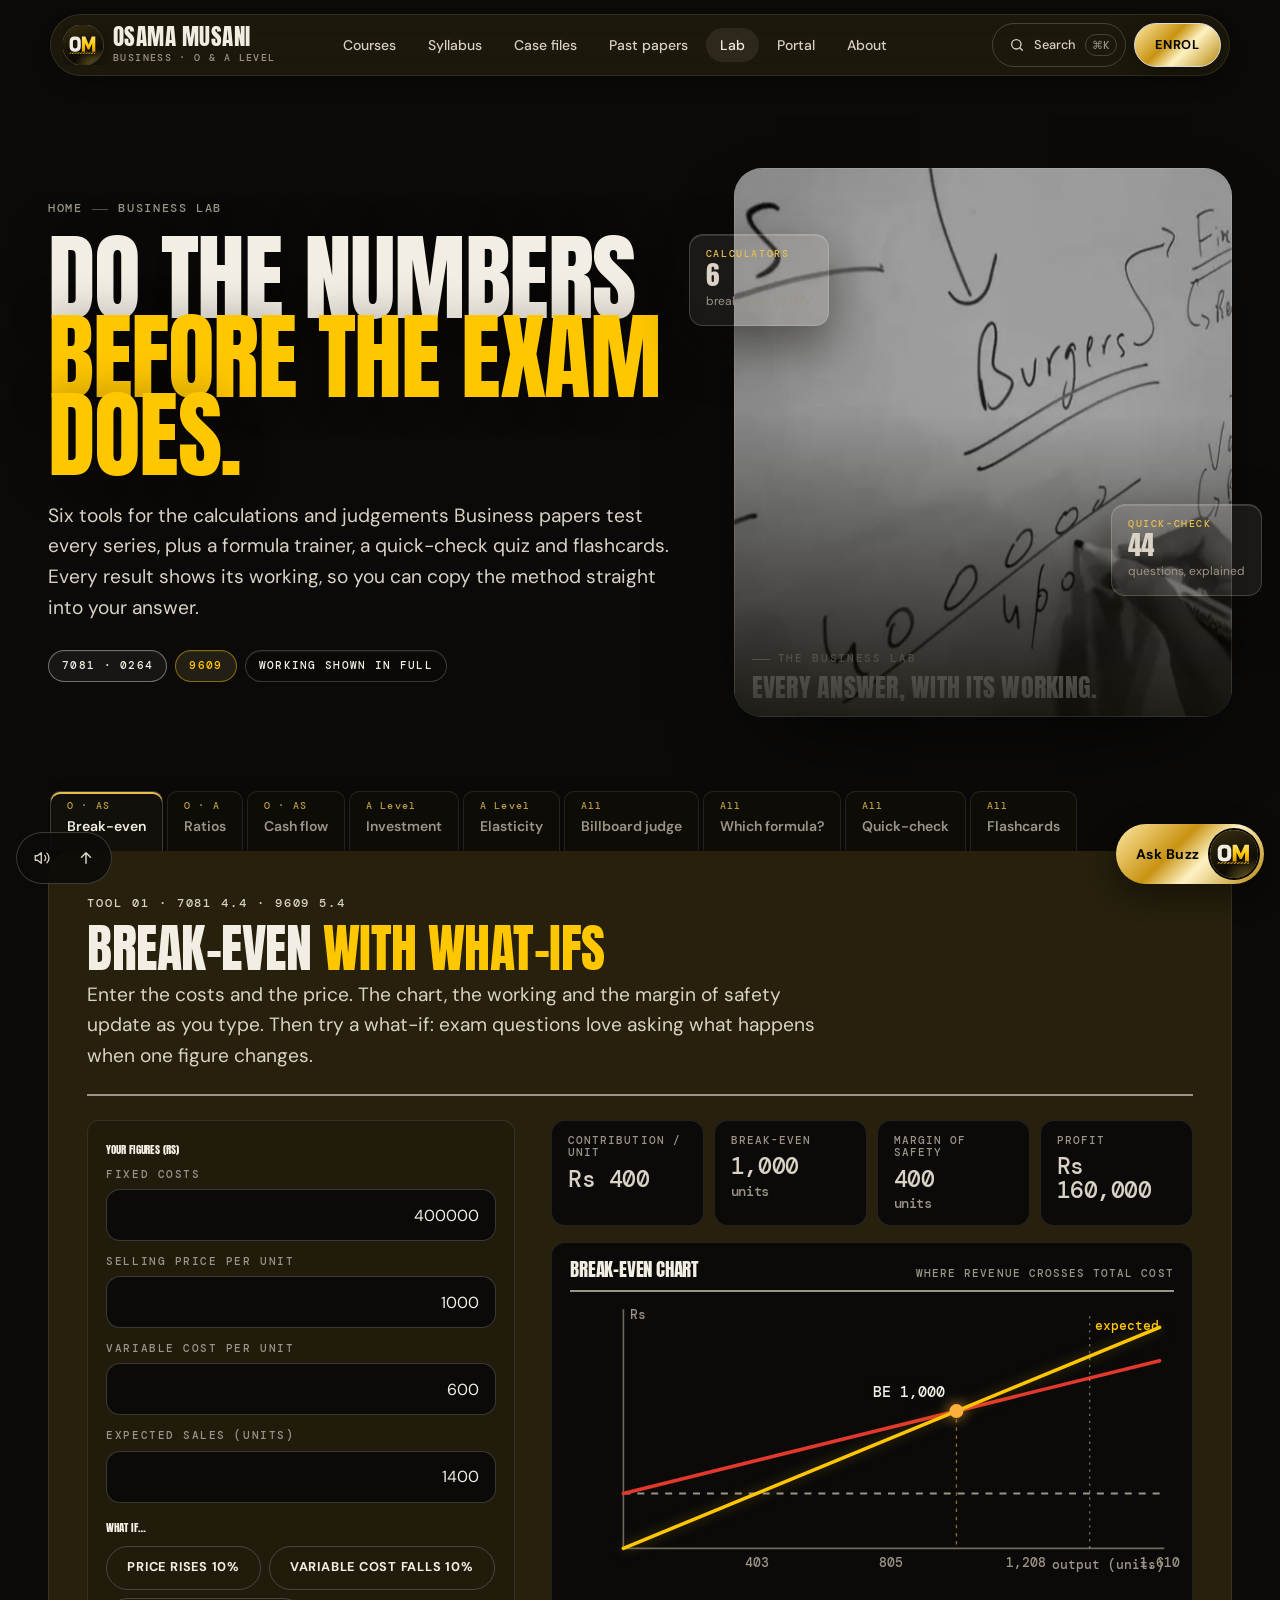
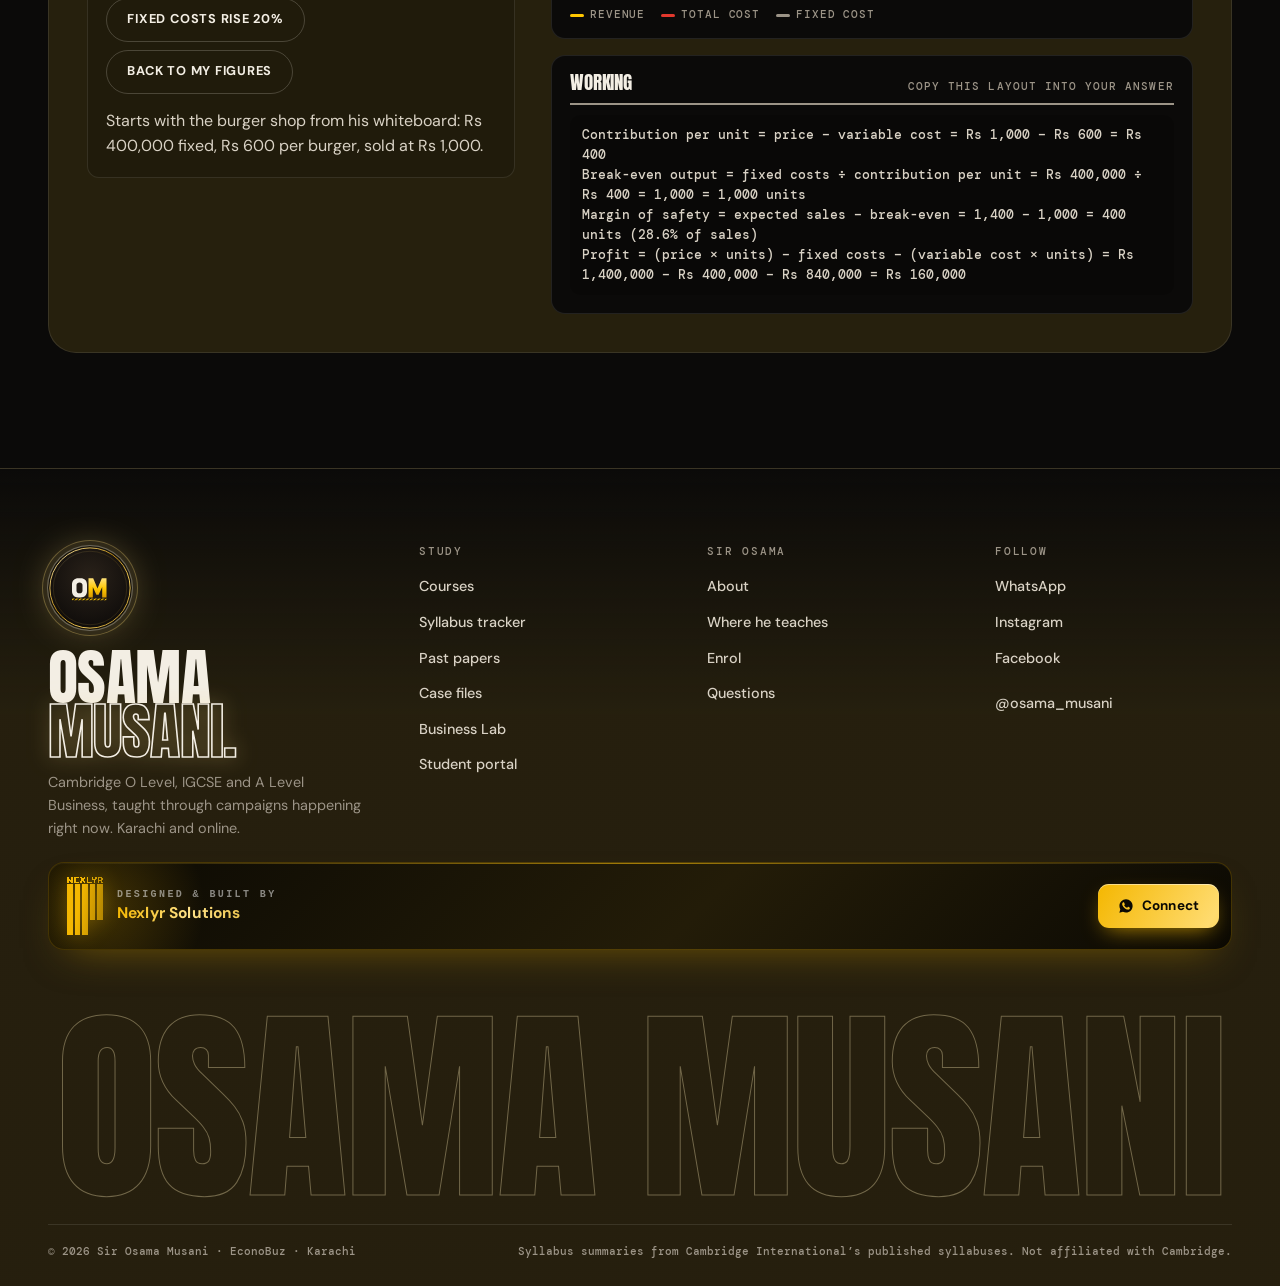
<file: lab.html>
<!doctype html><html lang="en" data-theme="dark"><head><meta charset="utf-8"><meta name="viewport" content="width=device-width,initial-scale=1,viewport-fit=cover"><title>Business Lab — break-even, ratios, cash flow and more · Sir Osama Musani</title><meta name="description" content="Interactive Business tools: break-even, ratio analysis, cash-flow forecast, investment appraisal, price elasticity, a quick-check quiz and key-term flashcards."><link rel="canonical" href="https://osama-musani.nexlyr.solutions/lab.html"><meta name="theme-color" content="#0b0a09"><meta property="og:type" content="website"><meta property="og:site_name" content="Sir Osama Musani · Business"><meta property="og:title" content="Business Lab — break-even, ratios, cash flow and more · Sir Osama Musani"><meta property="og:description" content="Interactive Business tools: break-even, ratio analysis, cash-flow forecast, investment appraisal, price elasticity, a quick-check quiz and key-term flashcards."><meta property="og:url" content="https://osama-musani.nexlyr.solutions/lab.html"><meta property="og:image" content="https://osama-musani.nexlyr.solutions/og.jpg"><meta property="og:image:width" content="1200"><meta property="og:image:height" content="630"><meta name="twitter:card" content="summary_large_image"><link rel="icon" type="image/svg+xml" href="favicon.svg"><link rel="apple-touch-icon" href="apple-touch-icon.png"><script>(function(){var d=document.documentElement;d.dataset.theme="dark";try{if(!sessionStorage.getItem("om-seen"))d.classList.add("ld-on");}catch(e){}})();</script><link rel="preload" href="assets/fonts/anton-latin-400-normal.woff2?v=912c3c9f" as="font" type="font/woff2" crossorigin><link rel="preload" href="assets/fonts/dm-sans-latin-400-normal.woff2?v=a220a328" as="font" type="font/woff2" crossorigin><link rel="stylesheet" href="assets/site.css?v=2de67554"><style>@layer base{.lab{position:relative;padding-bottom:clamp(70px,9vw,120px)}
.lab-tabs{position:sticky;top:84px;z-index:12;display:flex;gap:4px;overflow-x:auto;scrollbar-width:none;padding:10px 2px 0;margin-bottom:-1px;
  background:color-mix(in srgb,var(--bg) 94%,transparent);-webkit-backdrop-filter:blur(14px);backdrop-filter:blur(14px);border-radius:12px 12px 0 0}
.lab-tabs::-webkit-scrollbar{display:none}
.lab-tabs button{flex:0 0 auto;display:grid;gap:4px;padding:10px 16px 12px;border:1px solid var(--line-w);border-bottom-color:transparent;border-radius:10px 10px 0 0;
  background:color-mix(in srgb,var(--panel) 80%,transparent);color:var(--ink-3);font-weight:600;font-size:14px;text-align:left;transition:color .25s,background .25s,transform .4s var(--e-out)}
.lab-tabs button i{font:normal 500 9.5px/1 var(--f-mono);letter-spacing:.12em;color:var(--brass);opacity:.8}
.lab-tabs button:hover{color:var(--ink);transform:translateY(-2px)}
.lab-tabs button[aria-selected="true"]{color:var(--ink);background:var(--panel-2);border-color:var(--rule-2);border-bottom-color:transparent;box-shadow:inset 0 2px 0 var(--brass)}
.tool-p{padding:clamp(20px,3vw,40px);border-top-left-radius:0;scroll-margin-top:150px}
.tp-head{display:flex;flex-wrap:wrap;justify-content:space-between;align-items:flex-start;gap:20px;padding-bottom:22px;margin-bottom:24px;border-bottom:2px solid var(--ink-3)}
.tp-head>div:first-child{max-width:760px}
.tp-head .title-sm{margin:10px 0 10px}
.tp-head .lede{font-size:15.5px}
.score-b{display:flex;gap:0;border:1px solid var(--rule-2);border-radius:10px;overflow:hidden}
.score-b>div{display:grid;justify-items:center;padding:10px 16px;min-width:80px}
.score-b>div+div{border-left:1px solid var(--rule)}
.score-b b{font-size:1.4rem;font-weight:500}
.score-b span{font-size:11px;color:var(--ink-3)}

/* generic tool layout */
.io{display:grid;grid-template-columns:minmax(0,.8fr) minmax(0,1.2fr);gap:clamp(18px,3vw,36px);align-items:start}
.io-r{grid-template-columns:minmax(0,.9fr) minmax(0,1.1fr)}
.ins{display:grid;gap:14px;padding:18px;border-radius:12px;border:1px solid var(--line-w);background:rgba(0,0,0,.14);position:sticky;top:180px}
:root[data-theme="light"] .ins{background:rgba(255,255,255,.45)}
.ins h3{font:500 10.5px/1 var(--f-mono);letter-spacing:.16em;text-transform:uppercase;color:var(--brass);padding-top:6px}
.ins .row2{display:grid;grid-template-columns:1fr 1fr;gap:10px}
.ins .row3{display:grid;grid-template-columns:1fr 1fr 1fr;gap:10px}
.ins .field input,.ins .field select{height:42px;font-size:14px}
.ins .field>label{font-size:10px}
.ins .acts{display:flex;flex-wrap:wrap;gap:8px}
.outs{display:grid;gap:16px;min-width:0}
.lst{display:grid;gap:8px}
.lst .li{display:grid;grid-template-columns:1fr 120px 34px;gap:8px;align-items:end}
.lst .li.w3{grid-template-columns:1.2fr 1fr 34px}
.lst .rm{height:42px;border-radius:7px;border:1px solid var(--line-w);color:var(--ink-3);font-size:18px}
.lst .rm:hover{color:var(--red);border-color:var(--red)}
.add{justify-self:start;height:34px;padding:0 12px;border-radius:8px;border:1px dashed var(--rule-2);font-size:13px;color:var(--ink-2)}
.add:hover{border-color:var(--brass);color:var(--brass)}

/* double entry */
.post-g{display:grid;grid-template-columns:minmax(0,1fr) minmax(0,1fr);gap:clamp(18px,3vw,36px);align-items:start}
.tx-card{position:relative;padding:22px 22px 20px 50px;border-radius:12px;border:1px solid var(--rule-2);background:repeating-linear-gradient(180deg,transparent 0 31px,var(--ruling) 31px 32px),color-mix(in srgb,var(--panel-solid) 70%,transparent)}
.tx-card::before{content:"";position:absolute;top:0;bottom:0;left:28px;width:4px;border-left:1px solid var(--margin);border-right:1px solid var(--margin)}
.tx-card p{margin-top:10px;font:500 clamp(1.3rem,2vw,1.6rem)/1.3 var(--f-display)}
.tx-card b{display:inline-block;margin-top:12px;font-size:1.1rem;font-weight:500;color:var(--brass);border-bottom:3px double currentColor}
.pick{display:grid;grid-template-columns:1fr 1fr;gap:10px;margin-top:14px}
.pk{display:grid;gap:6px;padding:14px;border-radius:10px;border:1.5px dashed var(--rule-2);text-align:left;transition:all .3s}
.pk span{font:500 11px/1 var(--f-mono);letter-spacing:.14em;text-transform:uppercase;color:var(--brass)}
.pk[data-side="c"] span{color:var(--red)}
.pk b{font-weight:600;font-size:15px;color:var(--ink-3)}
.pk.set b{color:var(--ink)}
.pk.on{border-style:solid;border-color:var(--brass);background:color-mix(in srgb,var(--brass) 8%,transparent)}
.pk[data-side="c"].on{border-color:var(--red);background:color-mix(in srgb,var(--red) 7%,transparent)}
.acc-chips{display:flex;flex-wrap:wrap;gap:6px;margin-top:14px}
.acc-chips button{height:34px;padding:0 11px;border-radius:8px;border:1px solid var(--rule-2);font-size:13px;color:var(--ink-2);transition:all .2s}
.acc-chips button:hover{border-color:var(--brass);color:var(--ink)}
.acc-chips button.d{background:color-mix(in srgb,var(--brass) 20%,transparent);border-color:var(--brass);color:var(--ink)}
.acc-chips button.c{background:color-mix(in srgb,var(--red) 16%,transparent);border-color:var(--red);color:var(--ink)}
.post-act{display:flex;gap:8px;margin-top:16px}
.fb{margin-top:14px;min-height:20px}
.fb .ok,.fb .no{padding:14px 16px;border-radius:10px;font-size:14px;animation:tIn .4s var(--e-out) both}
.fb .ok{border:1px solid color-mix(in srgb,var(--green) 45%,transparent);background:color-mix(in srgb,var(--green) 9%,transparent)}
.fb .no{border:1px solid color-mix(in srgb,var(--red) 45%,transparent);background:color-mix(in srgb,var(--red) 8%,transparent)}
.fb b{display:block;margin-bottom:4px}
.fb .je{font:500 13px/1.6 var(--f-mono)}
.shake{animation:shake .45s}
@keyframes shake{20%,60%{transform:translateX(-6px)}40%,80%{transform:translateX(6px)}}
.post-lh{display:flex;justify-content:space-between;align-items:center;margin-bottom:10px}
.taccs{display:grid;grid-template-columns:repeat(auto-fill,minmax(250px,1fr));gap:12px;max-height:440px;overflow:auto;padding-right:4px}
.taccs .tacc{padding:10px;border-radius:8px;border:1px solid var(--line-w);background:color-mix(in srgb,var(--panel-solid) 60%,transparent);font-size:12.5px;animation:tIn .5s var(--e-out) both}
.taccs .tacc-h b{font-size:1.05rem}
.taccs .tacc-b{min-height:40px}
.taccs .tacc-row{font-size:12px}
.taccs .tacc-row.bal{color:var(--ink-3);font-style:italic;border-bottom:0}
.taccs .new{animation:rowIn .9s var(--e-out) both}
@keyframes rowIn{from{background:color-mix(in srgb,var(--brass) 35%,transparent)}}
.tb-box{margin-top:16px}
.tb-box .tbl td,.tb-box .tbl th{padding:7px 10px;font-size:13px}

/* ratios */
.r-top{display:flex;flex-wrap:wrap;justify-content:space-between;gap:10px;margin-bottom:18px}
.yr-h{display:grid;grid-template-columns:1fr 1fr 1fr;gap:8px;align-items:end}
.yr-h span{font:500 10px/1 var(--f-mono);letter-spacing:.12em;text-transform:uppercase;color:var(--ink-3)}
.r-in{display:grid;grid-template-columns:1fr 1fr 1fr;gap:8px;align-items:center}
.r-in label{font-size:13px;color:var(--ink-2);line-height:1.25}
.r-in label small{display:block;font-size:11px;color:var(--ink-3)}
.r-in input{height:38px;padding:0 10px;border-radius:8px;border:1px solid var(--rule-2);background:rgba(0,0,0,.2);text-align:right;font:500 13px var(--f-mono);width:100%}
:root[data-theme="light"] .r-in input{background:#fff}
.r-in input:focus{outline:none;border-color:var(--brass)}
.r-in input[readonly]{opacity:.7;border-style:dashed}
.rg{display:grid;gap:10px}
.rg h5{font:500 10.5px/1 var(--f-mono);letter-spacing:.16em;text-transform:uppercase;color:var(--brass);margin-top:6px}
.rc{display:grid;grid-template-columns:1fr auto auto;gap:6px 14px;align-items:center;padding:14px 16px;border-radius:10px;border:1px solid var(--line-w);background:color-mix(in srgb,var(--panel-solid) 55%,transparent)}
.rc b.n{font-weight:600;font-size:14.5px}
.rc .v{font:500 1.15rem/1 var(--f-mono);text-align:right}
.rc .v small{display:block;font-size:10.5px;color:var(--ink-3);margin-top:3px}
.rc .d{font:500 12px/1 var(--f-mono);padding:5px 7px;border-radius:8px;min-width:56px;text-align:center}
.rc .d.up{color:var(--green);background:color-mix(in srgb,var(--green) 12%,transparent)}
.rc .d.dn{color:var(--red);background:color-mix(in srgb,var(--red) 12%,transparent)}
.rc .d.eq{color:var(--ink-3);background:var(--rule)}
.rc p{grid-column:1/-1;font-size:13px;color:var(--ink-2)}
.rc .f{grid-column:1/-1;font:500 11.5px/1.5 var(--f-mono);color:var(--ink-3)}

/* inventory */
.inv-tbl td,.inv-tbl th{padding:7px 8px!important;font-size:12.5px!important}
.inv-tbl th{text-align:right}
.inv-tbl th:first-child{text-align:left}
.layers{display:block;font-size:10.5px;color:var(--ink-3)}
.cmp{display:grid;grid-template-columns:repeat(3,1fr);gap:10px}
.cmp .bk.on{border-color:var(--brass)}

/* quiz */
.qz{display:grid;grid-template-columns:minmax(0,1.3fr) minmax(0,.7fr);gap:clamp(18px,3vw,36px);align-items:start}
.qz-setup{display:flex;flex-wrap:wrap;gap:12px;align-items:flex-end;margin-bottom:18px}
.qz-card{padding:clamp(20px,2.6vw,30px);border-radius:14px;border:1px solid var(--rule-2);background:color-mix(in srgb,var(--panel-solid) 65%,transparent)}
.qz-meta{display:flex;justify-content:space-between;gap:10px;font:500 11px/1 var(--f-mono);letter-spacing:.1em;text-transform:uppercase;color:var(--ink-3)}
.qz-q{margin:16px 0 18px;font:500 clamp(1.35rem,2vw,1.65rem)/1.3 var(--f-display)}
.qz-o{display:grid;gap:8px}
.qz-o button{display:grid;grid-template-columns:34px 1fr;gap:10px;align-items:center;padding:13px 14px;border-radius:10px;border:1px solid var(--rule-2);text-align:left;font-size:15px;transition:all .25s}
.qz-o button i{display:grid;place-items:center;width:28px;height:28px;border-radius:8px;border:1px solid var(--rule-2);font:normal 600 12px/1 var(--f-mono);color:var(--brass)}
.qz-o button:hover:not([disabled]){border-color:var(--brass);transform:translateX(3px)}
.qz-o button.right{border-color:var(--green);background:color-mix(in srgb,var(--green) 12%,transparent)}
.qz-o button.right i{background:var(--green);color:#03140c;border-color:var(--green)}
.qz-o button.wrong{border-color:var(--red);background:color-mix(in srgb,var(--red) 10%,transparent)}
.qz-o button.wrong i{background:var(--red);color:#fff;border-color:var(--red)}
.qz-o button[disabled]{cursor:default}
.qz-why{margin-top:16px;padding:14px 16px;border-radius:10px;border-left:3px solid var(--brass);background:color-mix(in srgb,var(--brass) 8%,transparent);font-size:14.5px;color:var(--ink-2);animation:tIn .4s var(--e-out) both}
.qz-nav{display:flex;justify-content:space-between;align-items:center;gap:10px;margin-top:18px}
.qz-side{display:grid;gap:12px}
.qz-dots{display:grid;grid-template-columns:repeat(10,1fr);gap:5px}
.qz-dots i{height:8px;border-radius:2px;background:var(--rule-2)}
.qz-dots i.r{background:var(--green)}.qz-dots i.w{background:var(--red)}.qz-dots i.c{background:var(--brass)}
.qz-res{display:grid;justify-items:center;text-align:center;gap:10px;padding:30px 10px}
.qz-res .big{font:italic 500 5rem/1 var(--f-display);color:var(--brass)}

/* flashcards */
.fc{display:grid;justify-items:center;gap:18px}
.fc-set{display:flex;flex-wrap:wrap;gap:10px;justify-content:center}
.fc-card{width:min(640px,100%);height:300px;perspective:1400px;cursor:pointer}
.fc-in{position:relative;width:100%;height:100%;transform-style:preserve-3d;transition:transform .8s var(--e-out)}
.fc-card.flip .fc-in{transform:rotateY(180deg)}
.fc-f,.fc-b{position:absolute;inset:0;backface-visibility:hidden;-webkit-backface-visibility:hidden;display:grid;place-content:center;gap:12px;text-align:center;padding:30px 40px;border-radius:16px;border:1px solid var(--rule-2);
  background:repeating-linear-gradient(180deg,transparent 0 35px,var(--ruling) 35px 36px),linear-gradient(180deg,var(--panel-2),var(--panel-solid))}
.fc-f b{font:500 clamp(2rem,4vw,2.8rem)/1.1 var(--f-display)}
.fc-f small,.fc-b small{font:500 10.5px/1 var(--f-mono);letter-spacing:.16em;text-transform:uppercase;color:var(--brass)}
.fc-b{transform:rotateY(180deg)}
.fc-b p{font-size:clamp(1rem,1.6vw,1.15rem);line-height:1.6;color:var(--ink)}
.fc-nav{display:flex;flex-wrap:wrap;gap:8px;justify-content:center}
.fc-prog{font:500 12px/1 var(--f-mono);color:var(--ink-3)}

@media (max-width:1000px){.io,.io-r,.post-g,.qz{grid-template-columns:1fr}.ins{position:relative;top:0}}
@media (max-width:620px){.lab-tabs{top:80px}.tool-p{padding:18px 14px}.cmp{grid-template-columns:1fr}.r-in{grid-template-columns:1.2fr 1fr 1fr}.ins .row3{grid-template-columns:1fr 1fr}.fc-card{height:340px}.score-b>div{min-width:64px;padding:8px 10px}}
.lab-tabs{transition:top .7s var(--e-soft)}
html:has(.nav.hide) .lab-tabs{top:8px}
@media (max-width:760px){.lab-tabs{top:82px}
}}
/* ---------------------------------------------------------------- lab: shared controls and charts */
.rngf label{display:flex;justify-content:space-between;align-items:baseline;gap:10px}
.rngf output{font:500 12.5px var(--f-mono);color:var(--volt);letter-spacing:0;text-transform:none}
.rngf input[type=range]{-webkit-appearance:none;appearance:none;width:100%;height:30px;background:transparent;padding:0;border:0}
.rngf input[type=range]::-webkit-slider-runnable-track{height:4px;border-radius:4px;background:linear-gradient(90deg,var(--volt-2),var(--volt));opacity:.8}
.rngf input[type=range]::-moz-range-track{height:4px;border-radius:4px;background:linear-gradient(90deg,var(--volt-2),var(--volt))}
.rngf input[type=range]::-webkit-slider-thumb{-webkit-appearance:none;width:18px;height:18px;margin-top:-7px;border-radius:50%;background:#fffae9;border:3px solid var(--volt);box-shadow:0 0 12px var(--volt-glow);cursor:grab}
.rngf input[type=range]::-moz-range-thumb{width:14px;height:14px;border-radius:50%;background:#fffae9;border:3px solid var(--volt);cursor:grab}
.chart{width:100%;height:auto;display:block;margin-top:8px;overflow:visible}
.chart .ax{fill:none;stroke:var(--rule-3);stroke-width:1.4}
.chart .axl,.chart .tk{font:500 11.5px var(--f-mono);fill:var(--ink-3)}
.chart .tk.on{fill:var(--volt)}
.chart .ln{fill:none;stroke:var(--volt);stroke-width:3;stroke-linejoin:round;stroke-linecap:round;filter:drop-shadow(0 0 5px var(--volt-glow))}
.chart .ln2{fill:none;stroke:var(--ink-4);stroke-width:1.6;stroke-dasharray:5 5}
.chart .area{fill:color-mix(in srgb,var(--volt) 16%,transparent);stroke:none}
.chart .dot{fill:#ffb03a;filter:drop-shadow(0 0 6px rgba(255,176,58,.8))}
.chart .lbl-a{font:600 13px var(--f-mono);fill:var(--ink)}
.chart .lam{fill:none;stroke:#ffb03a;stroke-width:1.6}
.chart .hl{fill:none;stroke:rgba(255,176,58,.55);stroke-width:1.2;stroke-dasharray:3 4}
.track{position:relative;margin-top:14px;height:58px;border-radius:12px;border:1px solid var(--line-w);background:repeating-linear-gradient(90deg,transparent 0 38px,var(--rule) 38px 40px),color-mix(in srgb,var(--panel-solid) 60%,transparent);overflow:hidden}
.track .car{position:absolute;left:8px;bottom:6px;width:60px;will-change:transform}
.track .car svg{width:60px;height:26px}
.track .car rect,.track .car path{fill:color-mix(in srgb,var(--volt) 30%,transparent);stroke:var(--volt);stroke-width:1.6}
.track .car circle{fill:var(--bg);stroke:var(--ink-2);stroke-width:1.6}
.tr-r{position:absolute;right:12px;top:8px;font-size:11.5px;color:var(--ink-3)}
.fbd2 .gr,.col .gr{stroke:var(--rule-3);stroke-width:2;fill:none}
.fbd2 .body{fill:color-mix(in srgb,var(--panel-solid) 80%,transparent);stroke:var(--ink-3);stroke-width:2}
.fbd2 .arr-d{fill:none;stroke:var(--volt);stroke-width:4;stroke-linecap:round;stroke-linejoin:round}
.fbd2 .arr-r{fill:none;stroke:#ff8574;stroke-width:4;stroke-linecap:round;stroke-linejoin:round}
.col .tA{fill:color-mix(in srgb,var(--volt) 28%,transparent);stroke:var(--volt);stroke-width:2}
.col .tB{fill:rgba(255,176,58,.22);stroke:#ffb03a;stroke-width:2}
.sank .s-in,.sank .s-use{fill:color-mix(in srgb,var(--volt) 55%,transparent)}
.sank .s-waste{fill:rgba(255,133,116,.55)}
.sc-mini{aspect-ratio:2/1;margin-top:8px}
.sc-mini .sc-tr{stroke-width:2.5}
.rf .med{fill:color-mix(in srgb,var(--volt) 12%,transparent)}
.rf .bd{stroke:var(--ink-3);stroke-width:2}
.rf .nm{stroke:var(--ink-4);stroke-width:1.4;stroke-dasharray:6 6}
.rf .ray{stroke:#ffe45c;stroke-width:3;fill:none;filter:drop-shadow(0 0 5px rgba(255,228,92,.8))}
.rf .ray.rfl{stroke-width:2}
.ln-d .lensb{fill:color-mix(in srgb,var(--volt) 12%,transparent);stroke:var(--volt);stroke-width:1.6}
.ln-d .fpt{fill:#ffb03a}
.ln-d .ray{stroke:#ffe45c;stroke-width:2;fill:none}
.ln-d .ray.r2{stroke:#7ef0b0}
.ln-d .ray.vir{stroke-dasharray:6 5;opacity:.75}
.ln-d .obj{stroke:var(--ink);stroke-width:3;fill:none;stroke-linecap:round}
.ln-d .img{stroke:var(--volt);stroke-width:3;fill:none;stroke-linecap:round}
.ln-d .vimg{stroke-dasharray:5 4}
.lens-wrap{background:repeating-linear-gradient(0deg,transparent 0 7px,var(--rule) 7px 8px),repeating-linear-gradient(90deg,transparent 0 7px,var(--rule) 7px 8px);border-radius:10px;padding:4px}
.ckt .wire{fill:none;stroke:var(--ink-3);stroke-width:2.2}
.ckt .cell{stroke:var(--ink);stroke-width:3}
.ckt .res{fill:var(--bg);stroke:var(--volt);stroke-width:2.2}
.ckt .amm{fill:var(--bg);stroke:var(--ink-2);stroke-width:2}
.ckt .rv{fill:var(--volt)}
.ckt .elec{fill:#ffe45c;filter:drop-shadow(0 0 5px rgba(255,228,92,.9))}
.nuc .nu{fill:var(--volt);transition:fill .3s}
.nuc .nu.d{fill:var(--rule-2)}
.bk b small{font-size:.6em;color:var(--ink-3)}
.red{color:var(--red)}
/* ---------------------------------------------------------------- business lab */
.lab-art{padding:0;overflow:hidden;background:#141010}
.lab-art img{position:absolute;inset:0;width:100%;height:100%;object-fit:cover}
.lab-art .ph-c{z-index:2}
.chart .lnc{fill:none;stroke:#e2382d;stroke-width:3;stroke-linecap:round}
.chart .lnf{fill:none;stroke:var(--ink-3);stroke-width:1.6;stroke-dasharray:6 6}
.chart .qline{stroke:var(--rule-3);stroke-width:1.2;stroke-dasharray:2 4}
.chart .lbl-a{paint-order:stroke;stroke:var(--bg);stroke-width:5px}
.chart .bar-p{fill:var(--volt)}
.chart .bar-n{fill:#e2382d}
.legend{display:flex;gap:16px;flex-wrap:wrap;margin-top:8px;font:500 11px/1 var(--f-mono);letter-spacing:.08em;text-transform:uppercase;color:var(--ink-3)}
.legend i{display:inline-block;width:14px;height:3px;margin-right:6px;vertical-align:middle;border-radius:2px}
.legend i.r{background:var(--volt)}.legend i.c{background:#e2382d}.legend i.f{background:var(--ink-3)}
.acts.wrapb{display:flex;flex-wrap:wrap;gap:8px}
.wi{font-size:.95rem;line-height:1.55;color:var(--ink-2)}
.wi b{color:var(--ink)}
.work.sm{font-size:12.5px;margin-top:8px;opacity:.85}
.rat-o{display:grid;gap:8px}
.rat-v{display:grid;grid-template-columns:auto 1fr;gap:16px;align-items:center}
.rat-v b{font:400 2rem/1 var(--f-display);color:var(--volt);letter-spacing:.02em}
.rat-v p{font-size:.92rem;color:var(--ink-2)}
.cf-io{display:grid;grid-template-columns:minmax(0,1.25fr) minmax(0,.75fr);gap:clamp(18px,3vw,32px);align-items:start}
.cf-scroll{overflow-x:auto;border-radius:12px;border:1px solid var(--line-w)}
table.cf{width:100%;border-collapse:collapse;font-size:13px;min-width:560px}
.cf th,.cf td{padding:7px 8px;border-bottom:1px solid var(--rule);text-align:right;white-space:nowrap}
.cf th:first-child{text-align:left;font-weight:500;color:var(--ink-2);position:sticky;left:0;background:var(--v-ink-2)}
.cf thead th{font:500 11px/1 var(--f-mono);letter-spacing:.1em;text-transform:uppercase;color:var(--volt);background:var(--v-ink-2)}
.cf tr.sub th{font:500 10.5px/1 var(--f-mono);letter-spacing:.14em;text-transform:uppercase;color:var(--ink-3);padding-top:14px}
.cf tr.tot td,.cf tr.tot th{font-weight:600;color:var(--ink)}
.cf tr.net td{color:var(--ink);font-weight:600;background:rgb(255 199 0 / .05)}
.cf tr.close td,.cf tr.close th{font-weight:700;color:var(--volt);border-top:2px solid var(--rule-3)}
.cf td.neg{color:#ff7a6e!important}
.cf input{width:72px;padding:5px 6px;text-align:right;font:500 13px var(--f-mono);color:var(--ink);background:rgb(255 255 255 / .04);border:1px solid var(--line-w);border-radius:6px}
.cf input:focus{outline:2px solid var(--volt);outline-offset:1px}
table.cf.iv{min-width:480px}
.mx-bars{display:grid;gap:10px}
.mx-b{display:grid;grid-template-columns:minmax(0,1.3fr) minmax(0,1fr) 20px;gap:12px;align-items:center;font-size:13.5px;color:var(--ink-2)}
.mx-b i{height:8px;border-radius:6px;background:var(--rule);position:relative;overflow:hidden}
.mx-b i::after{content:"";position:absolute;inset:0 auto 0 0;width:var(--w);background:linear-gradient(90deg,#ffe27a,#ffc700);border-radius:6px;transition:width .4s var(--e-out)}
.mx-b b{font:400 1.1rem/1 var(--f-display);color:var(--ink)}
.work.para{line-height:1.75}
.wx{display:grid;gap:12px;max-width:760px}
@media (max-width:960px){.cf-io{grid-template-columns:1fr}}
</style></head><body data-page="lab"><a class="skip" href="#main">Skip to content</a><div class="bg-base" aria-hidden="true"></div><div class="aurora" aria-hidden="true"><i></i><i></i><i></i></div><canvas id="bg3d" aria-hidden="true"></canvas><div class="bg-veil" aria-hidden="true"></div><div class="grain" aria-hidden="true"></div><div class="ldx" aria-hidden="true"><div class="ldx-fill"><div class="ldx-grp"><div class="ldx-w">OSAMA<div class="ldx-gold"><img src="assets/img/osama-musani.webp?v=b2573896" alt="" decoding="async"><i class="ldx-shine"></i></div><i class="ldx-crest"></i></div><div class="ldx-s">O, IGCSE &amp; A Level Business &middot; Karachi</div></div></div><div class="ldx-ink"><div class="ldx-grp"><div class="ldx-w"><span class="ldx-i"><i>O</i></span><span><i>S</i></span><span><i>A</i></span><span><i>M</i></span><span><i>A</i></span></div><div class="ldx-s"><span>O, IGCSE &amp; A Level Business &middot; Karachi</span></div></div></div><div class="ldx-m ldx-tl"><img src="assets/img/om-mark.svg?v=88080bf9" alt="" width="195" height="122"><span>Sir Osama Musani</span></div><div class="ldx-m ldx-tr">EconoBuz &middot; Case file 001</div><div class="ldx-m ldx-bl"><b id="ldN">000</b><span>Opening the case file</span></div><div class="ldx-m ldx-br">O Level 7115 / 7081 &middot; IGCSE 0450 / 0264<br>AS &amp; A Level 9609</div></div><div class="pt" aria-hidden="true"><div class="pt-bg"></div><div class="pt-in"><span class="pt-f"></span><div class="pt-w"></div></div><i class="pt-line"></i></div><i class="sprog" aria-hidden="true"></i><header class="nav"><a class="brand" href="index.html" aria-label="Sir Osama Musani, home"><span class="seal" aria-hidden="true"><img src="assets/img/om-mark.svg?v=88080bf9" alt="" width="195" height="122" decoding="async"></span><span class="brand-t"><b>Osama Musani</b><span>Business · O &amp; A Level</span></span></a><nav class="nav-links" aria-label="Main"><a href="courses.html">Courses</a><a href="syllabus.html">Syllabus</a><a href="cases.html">Case files</a><a href="past-papers.html">Past papers</a><a href="lab.html" aria-current="page">Lab</a><a href="portal.html">Portal</a><a href="about.html">About</a></nav><div class="nav-r"><button class="nav-search" type="button" data-cmdk aria-label="Search the site"><svg viewBox="0 0 24 24" fill="none" stroke="currentColor" stroke-width="2" stroke-linecap="round"><circle cx="11" cy="11" r="7"/><path d="m20 20-3.5-3.5"/></svg><span>Search</span><kbd>⌘K</kbd></button><a class="btn btn-pri btn-sm btn-enrol" href="contact.html#enrol">Enrol</a><button class="burger" type="button" aria-label="Menu" aria-expanded="false" aria-controls="menu"><span></span><span></span></button></div></header><div class="menu" id="menu" aria-hidden="true"><nav aria-label="Mobile"><a href="index.html"><small>01</small>Home<i>f.01</i></a><a href="courses.html"><small>02</small>Courses<i>f.02</i></a><a href="syllabus.html"><small>03</small>Syllabus<i>f.03</i></a><a href="cases.html"><small>04</small>Case files<i>f.04</i></a><a href="past-papers.html"><small>05</small>Past papers<i>f.05</i></a><a href="lab.html" aria-current="page"><small>06</small>Lab<i>f.06</i></a><a href="portal.html"><small>07</small>Portal<i>f.07</i></a><a href="about.html"><small>08</small>About<i>f.08</i></a><a href="contact.html"><small>09</small>Contact<i>f.09</i></a></nav><div class="menu-foot"><a class="btn btn-pri" data-wa="Assalam o Alaikum Sir, I would like to enrol in Business with Sir Osama Musani." href="contact.html#enrol" target="_blank" rel="noopener">WhatsApp</a><a class="btn btn-sm mf-portal" href="portal.html">Student portal</a><button class="btn btn-sm" type="button" data-sound-toggle>Sound</button></div></div><main id="main"><section class="phero" data-shape="be" data-shape-x=".56" data-shape-y=".06" data-shape-s=".6" data-shape-a=".48" data-shape-my="-.52" data-shape-ms=".4" data-shape-ma=".22">
  <div class="wrap phero-g">
    <div>
      <nav class="crumbs" aria-label="Breadcrumb"><a href="index.html">Home</a><i></i><span>Business Lab</span></nav>
      <h1 class="display" data-split>Do the numbers <em>before the exam does.</em></h1>
      <p class="lede" data-rv>Six tools for the calculations and judgements Business papers test every series, plus a formula trainer, a quick-check quiz and flashcards. Every result shows its working, so you can copy the method straight into your answer.</p>
      <div class="phero-meta" data-rv><span class="tag brass">7081 &middot; 0264</span><span class="tag violet">9609</span><span class="tag">Working shown in full</span></div>
    </div>
    <div class="phero-art" data-rv="scale">
      <figure class="ph phv lab-art" data-par aria-hidden="true">
        <img src="assets/img/g-board.webp?v=b8be0788" alt="" width="540" height="720" decoding="async">
        <figcaption class="ph-c"><span class="ph-cap">The Business Lab</span><b>Every answer, with its working.</b></figcaption>
      </figure>
      <div class="float f-a"><span>Calculators</span><b class="num">6</b><small>break-even to NPV</small></div>
      <div class="float f-b"><span>Quick-check</span><b class="num">44</b><small>questions, explained</small></div>
    </div>
  </div>
</section>

<section class="lab" data-shape="chart" data-shape-x=".55" data-shape-y=".05" data-shape-s=".7" data-shape-a=".4" data-shape-spin=".04" data-shape-my=".5" data-shape-ms=".4">
  <div class="wrap">
    <div class="lab-tabs" role="tablist" aria-label="Lab tools" id="labTabs">
      <button role="tab" type="button" data-t="be" aria-selected="true"><i>O &middot; AS</i>Break-even</button>
      <button role="tab" type="button" data-t="ratio" aria-selected="false"><i>O &middot; A</i>Ratios</button>
      <button role="tab" type="button" data-t="cash" aria-selected="false"><i>O &middot; AS</i>Cash flow</button>
      <button role="tab" type="button" data-t="inv" aria-selected="false"><i>A Level</i>Investment</button>
      <button role="tab" type="button" data-t="ped" aria-selected="false"><i>A Level</i>Elasticity</button>
      <button role="tab" type="button" data-t="mix" aria-selected="false"><i>All</i>Billboard judge</button>
      <button role="tab" type="button" data-t="which" aria-selected="false"><i>All</i>Which formula?</button>
      <button role="tab" type="button" data-t="quiz" aria-selected="false"><i>All</i>Quick-check</button>
      <button role="tab" type="button" data-t="flash" aria-selected="false"><i>All</i>Flashcards</button>
    </div>

    <article class="tool-p card" id="be" role="tabpanel" data-shape-on="be">
      <header class="tp-head"><div><span class="folio">Tool 01 &middot; 7081 4.4 &middot; 9609 5.4</span><h2 class="title-sm">Break-even <em>with what-ifs</em></h2><p class="lede">Enter the costs and the price. The chart, the working and the margin of safety update as you type. Then try a what-if: exam questions love asking what happens when one figure changes.</p></div></header>
      <div class="io"><form class="ins" id="beF" autocomplete="off"></form><div class="outs" id="beO"></div></div>
    </article>

    <article class="tool-p card" id="ratio" role="tabpanel" hidden data-shape-on="pie">
      <header class="tp-head"><div><span class="folio">Tool 02 &middot; 7081 5.5 &middot; 9609 10.2</span><h2 class="title-sm">Ratio <em>analysis</em></h2><p class="lede">Enter figures from an income statement and a statement of financial position. You get each ratio, the formula with your numbers in it, and what it says about the business.</p></div></header>
      <div class="io"><form class="ins" id="raF" autocomplete="off"></form><div class="outs" id="raO"></div></div>
    </article>

    <article class="tool-p card" id="cash" role="tabpanel" hidden data-shape-on="coin">
      <header class="tp-head"><div><span class="folio">Tool 03 &middot; 7081 5.2 &middot; 9609 5.3</span><h2 class="title-sm">Cash-flow <em>forecast</em></h2><p class="lede">Edit any figure. Net cash flow and the opening and closing balances recalculate, and the chart shows exactly which month would need an overdraft.</p></div></header>
      <div class="cf-io"><div class="cf-scroll" data-lenis-prevent><table class="cf" id="cfT"></table></div><div class="outs" id="cfO"></div></div>
    </article>

    <article class="tool-p card" id="inv" role="tabpanel" hidden data-shape-on="chart">
      <header class="tp-head"><div><span class="folio">Tool 04 &middot; 9609 10.3</span><h2 class="title-sm">Investment <em>appraisal</em></h2><p class="lede">Enter the cost of the investment and its net cash flow each year. Payback, average rate of return and net present value are worked out in full, with discount factors to three decimal places, the way exam tables give them.</p></div></header>
      <div class="io"><form class="ins" id="ivF" autocomplete="off"></form><div class="outs" id="ivO"></div></div>
    </article>

    <article class="tool-p card" id="ped" role="tabpanel" hidden data-shape-on="grid">
      <header class="tp-head"><div><span class="folio">Tool 05 &middot; 9609 8.1 &middot; 7081 3.3</span><h2 class="title-sm">Price <em>elasticity</em></h2><p class="lede">Change the price and the quantity sold. See the PED, whether demand is elastic, and what the price change did to revenue: the reason a business cares.</p></div></header>
      <div class="io"><form class="ins" id="peF" autocomplete="off"></form><div class="outs" id="peO"></div></div>
    </article>

    <article class="tool-p card" id="mix" role="tabpanel" hidden data-shape-on="om">
      <header class="tp-head"><div><span class="folio">Tool 06 &middot; 7081 3.1&ndash;3.4 &middot; 9609 3.3, 8.2</span><h2 class="title-sm">Billboard <em>judge</em></h2><p class="lede">His Judging the Billboard series, as a tool. Pick the next billboard you pass, score it on the questions an examiner would ask, and get a structured paragraph to finish in your own words.</p></div></header>
      <div class="io"><form class="ins" id="mxF" autocomplete="off"></form><div class="outs" id="mxO"></div></div>
    </article>

    <article class="tool-p card" id="which" role="tabpanel" hidden data-shape-on="coin">
      <header class="tp-head"><div><span class="folio">Drill &middot; choosing the formula</span><h2 class="title-sm">Which <em>formula?</em></h2><p class="lede">The calculation is easy once you know which one the question wants. Read the situation and pick the measure.</p></div><div class="score-b"><div><b class="num" id="wxS">0</b><span>right</span></div><div><b class="num" id="wxN">0</b><span>tried</span></div></div></header>
      <div id="wxBox"></div>
    </article>

    <article class="tool-p card" id="quiz" role="tabpanel" hidden data-shape-on="score">
      <header class="tp-head"><div><span class="folio">Drill &middot; quick-check questions</span><h2 class="title-sm">Quick-<em>check</em></h2><p class="lede">Short questions on definitions, calculations and theories, each with a worked explanation. Written for this site; they are not Cambridge questions.</p></div><div class="score-b"><div><b class="num" id="qBest">&mdash;</b><span>best</span></div><div><b class="num" id="qRuns">0</b><span>runs</span></div></div></header>
      <div id="qzBox"></div>
    </article>

    <article class="tool-p card" id="flash" role="tabpanel" hidden data-shape-on="pie">
      <header class="tp-head"><div><span class="folio">Drill &middot; theories, terms, formulas</span><h2 class="title-sm">Flash<em>cards</em></h2><p class="lede">Theories and models, key terms and the formulas. Flip, then mark it known or still learning. Space flips, arrows move.</p></div><div class="score-b"><div><b class="num" id="fKnown">0</b><span>known</span></div></div></header>
      <div id="fcBox"></div>
    </article>
  </div>
</section>
</main>
<footer class="foot"><div class="wrap"><div class="foot-top"><div><img class="foot-logo" src="assets/img/om-logo.svg?v=1a003650" alt="Sir Osama Musani, O, IGCSE &amp; A Level Business" width="448" height="448" loading="lazy" decoding="async"><p class="foot-word">Osama<span>Musani.</span></p><p class="small" style="margin-top:14px;max-width:36ch">Cambridge O Level, IGCSE and A Level Business, taught through campaigns happening right now. Karachi and online.</p></div><div><h4>Study</h4><ul><li><a href="courses.html">Courses</a></li><li><a href="syllabus.html">Syllabus tracker</a></li><li><a href="past-papers.html">Past papers</a></li><li><a href="cases.html">Case files</a></li><li><a href="lab.html">Business Lab</a></li><li><a href="portal.html">Student portal</a></li></ul></div><div><h4>Sir Osama</h4><ul><li><a href="about.html">About</a></li><li><a href="about.html#where">Where he teaches</a></li><li><a href="contact.html#enrol">Enrol</a></li><li><a href="contact.html#faq">Questions</a></li></ul></div><div><h4>Follow</h4><ul><li><a data-wa="Assalam o Alaikum" href="contact.html">WhatsApp</a></li><li><a data-href="instagram" href="#">Instagram</a></li><li><a data-href="facebook" href="#">Facebook</a></li><li><a data-href="youtube" href="#">YouTube</a></li><li><a data-href="instagram2" href="#">@osama_musani</a></li><li><a data-href="linkedin" href="#">LinkedIn</a></li></ul></div></div><div class="nxb">
      <a class="nxb__id" href="https://nexlyr.solutions/" target="_blank" rel="noopener"
         aria-label="Nexlyr Solutions — the studio that designed and built this site">
        <span class="nxb__mk" aria-hidden="true"><svg viewBox="0 0 631 1011" xmlns="http://www.w3.org/2000/svg" shape-rendering="crispEdges" role="img" aria-label="Nexlyr Solutions logo"><defs><linearGradient id="nxbLogoG" gradientUnits="userSpaceOnUse" x1="277.4" y1="43.9" x2="724.3" y2="114.7"><stop offset="0" stop-color="#f4b701"/><stop offset="1" stop-color="#b38601"/></linearGradient></defs><g fill="url(#nxbLogoG)"><rect x="2.5" y="1" width="27.2" height="6.8"/><rect x="70.5" y="1" width="27.2" height="6.8"/><rect x="124.9" y="1" width="88.4" height="6.8"/><rect x="233.7" y="1" width="27.2" height="6.8"/><rect x="294.9" y="1" width="27.2" height="6.8"/><rect x="342.5" y="1" width="27.2" height="6.8"/><rect x="430.9" y="1" width="27.2" height="6.8"/><rect x="492.1" y="1" width="27.2" height="6.8"/><rect x="539.7" y="1" width="74.8" height="6.8"/><rect x="2.5" y="7.8" width="34" height="6.8"/><rect x="70.5" y="7.8" width="27.2" height="6.8"/><rect x="124.9" y="7.8" width="88.4" height="6.8"/><rect x="233.7" y="7.8" width="27.2" height="6.8"/><rect x="294.9" y="7.8" width="27.2" height="6.8"/><rect x="342.5" y="7.8" width="27.2" height="6.8"/><rect x="430.9" y="7.8" width="27.2" height="6.8"/><rect x="492.1" y="7.8" width="27.2" height="6.8"/><rect x="539.7" y="7.8" width="81.6" height="6.8"/><rect x="2.5" y="14.6" width="34" height="6.8"/><rect x="70.5" y="14.6" width="27.2" height="6.8"/><rect x="124.9" y="14.6" width="27.2" height="6.8"/><rect x="233.7" y="14.6" width="34" height="6.8"/><rect x="288.1" y="14.6" width="34" height="6.8"/><rect x="342.5" y="14.6" width="27.2" height="6.8"/><rect x="430.9" y="14.6" width="27.2" height="6.8"/><rect x="492.1" y="14.6" width="27.2" height="6.8"/><rect x="539.7" y="14.6" width="27.2" height="6.8"/><rect x="600.9" y="14.6" width="27.2" height="6.8"/><rect x="2.5" y="21.4" width="40.8" height="6.8"/><rect x="70.5" y="21.4" width="27.2" height="6.8"/><rect x="124.9" y="21.4" width="27.2" height="6.8"/><rect x="240.5" y="21.4" width="34" height="6.8"/><rect x="281.3" y="21.4" width="34" height="6.8"/><rect x="342.5" y="21.4" width="27.2" height="6.8"/><rect x="430.9" y="21.4" width="27.2" height="6.8"/><rect x="492.1" y="21.4" width="27.2" height="6.8"/><rect x="539.7" y="21.4" width="27.2" height="6.8"/><rect x="600.9" y="21.4" width="27.2" height="6.8"/><rect x="2.5" y="28.2" width="47.6" height="6.8"/><rect x="70.5" y="28.2" width="27.2" height="6.8"/><rect x="124.9" y="28.2" width="27.2" height="6.8"/><rect x="247.3" y="28.2" width="61.2" height="6.8"/><rect x="342.5" y="28.2" width="27.2" height="6.8"/><rect x="437.7" y="28.2" width="27.2" height="6.8"/><rect x="485.3" y="28.2" width="27.2" height="6.8"/><rect x="539.7" y="28.2" width="27.2" height="6.8"/><rect x="600.9" y="28.2" width="27.2" height="6.8"/><rect x="2.5" y="35" width="54.4" height="6.8"/><rect x="70.5" y="35" width="27.2" height="6.8"/><rect x="124.9" y="35" width="27.2" height="6.8"/><rect x="254.1" y="35" width="47.6" height="6.8"/><rect x="342.5" y="35" width="27.2" height="6.8"/><rect x="444.5" y="35" width="27.2" height="6.8"/><rect x="478.5" y="35" width="27.2" height="6.8"/><rect x="539.7" y="35" width="27.2" height="6.8"/><rect x="600.9" y="35" width="27.2" height="6.8"/><rect x="2.5" y="41.8" width="27.2" height="6.8"/><rect x="36.5" y="41.8" width="27.2" height="6.8"/><rect x="70.5" y="41.8" width="27.2" height="6.8"/><rect x="124.9" y="41.8" width="81.6" height="6.8"/><rect x="260.9" y="41.8" width="34" height="6.8"/><rect x="342.5" y="41.8" width="27.2" height="6.8"/><rect x="451.3" y="41.8" width="47.6" height="6.8"/><rect x="539.7" y="41.8" width="27.2" height="6.8"/><rect x="600.9" y="41.8" width="27.2" height="6.8"/><rect x="2.5" y="48.6" width="27.2" height="6.8"/><rect x="36.5" y="48.6" width="27.2" height="6.8"/><rect x="70.5" y="48.6" width="27.2" height="6.8"/><rect x="124.9" y="48.6" width="81.6" height="6.8"/><rect x="260.9" y="48.6" width="34" height="6.8"/><rect x="342.5" y="48.6" width="27.2" height="6.8"/><rect x="458.1" y="48.6" width="34" height="6.8"/><rect x="539.7" y="48.6" width="27.2" height="6.8"/><rect x="600.9" y="48.6" width="27.2" height="6.8"/><rect x="2.5" y="55.4" width="27.2" height="6.8"/><rect x="43.3" y="55.4" width="54.4" height="6.8"/><rect x="124.9" y="55.4" width="27.2" height="6.8"/><rect x="254.1" y="55.4" width="47.6" height="6.8"/><rect x="342.5" y="55.4" width="27.2" height="6.8"/><rect x="464.9" y="55.4" width="27.2" height="6.8"/><rect x="539.7" y="55.4" width="81.6" height="6.8"/><rect x="2.5" y="62.2" width="27.2" height="6.8"/><rect x="43.3" y="62.2" width="54.4" height="6.8"/><rect x="124.9" y="62.2" width="27.2" height="6.8"/><rect x="247.3" y="62.2" width="61.2" height="6.8"/><rect x="342.5" y="62.2" width="27.2" height="6.8"/><rect x="464.9" y="62.2" width="27.2" height="6.8"/><rect x="539.7" y="62.2" width="74.8" height="6.8"/><rect x="2.5" y="69" width="27.2" height="6.8"/><rect x="50.1" y="69" width="47.6" height="6.8"/><rect x="124.9" y="69" width="27.2" height="6.8"/><rect x="240.5" y="69" width="34" height="6.8"/><rect x="281.3" y="69" width="34" height="6.8"/><rect x="342.5" y="69" width="27.2" height="6.8"/><rect x="464.9" y="69" width="27.2" height="6.8"/><rect x="539.7" y="69" width="27.2" height="6.8"/><rect x="580.5" y="69" width="34" height="6.8"/><rect x="2.5" y="75.8" width="27.2" height="6.8"/><rect x="56.9" y="75.8" width="40.8" height="6.8"/><rect x="124.9" y="75.8" width="27.2" height="6.8"/><rect x="233.7" y="75.8" width="34" height="6.8"/><rect x="288.1" y="75.8" width="34" height="6.8"/><rect x="342.5" y="75.8" width="27.2" height="6.8"/><rect x="464.9" y="75.8" width="27.2" height="6.8"/><rect x="539.7" y="75.8" width="27.2" height="6.8"/><rect x="587.3" y="75.8" width="34" height="6.8"/><rect x="2.5" y="82.6" width="27.2" height="6.8"/><rect x="63.7" y="82.6" width="34" height="6.8"/><rect x="124.9" y="82.6" width="88.4" height="6.8"/><rect x="233.7" y="82.6" width="27.2" height="6.8"/><rect x="294.9" y="82.6" width="27.2" height="6.8"/><rect x="342.5" y="82.6" width="88.4" height="6.8"/><rect x="464.9" y="82.6" width="27.2" height="6.8"/><rect x="539.7" y="82.6" width="27.2" height="6.8"/><rect x="594.1" y="82.6" width="34" height="6.8"/><rect x="2.5" y="89.4" width="27.2" height="6.8"/><rect x="70.5" y="89.4" width="27.2" height="6.8"/><rect x="124.9" y="89.4" width="88.4" height="6.8"/><rect x="233.7" y="89.4" width="27.2" height="6.8"/><rect x="294.9" y="89.4" width="27.2" height="6.8"/><rect x="342.5" y="89.4" width="88.4" height="6.8"/><rect x="464.9" y="89.4" width="27.2" height="6.8"/><rect x="539.7" y="89.4" width="27.2" height="6.8"/><rect x="600.9" y="89.4" width="27.2" height="6.8"/><rect x="0" y="128" width="98.5" height="883"/><rect x="133.25" y="128" width="98.5" height="883"/><rect x="266.5" y="128" width="98.5" height="883"/><rect x="399.75" y="128" width="98.5" height="630"/><rect x="533" y="128" width="98.5" height="630"/></g></svg></span>
        <span class="nxb__tx"><span class="nxb__kk">Designed &amp; built by</span><span class="nxb__nm">Nexlyr Solutions</span></span>
      </a>
      <a class="nxb__go" target="_blank" rel="noopener"
         href="https://wa.me/923053687680?text=Hi%20Nexlyr%21%20I%20saw%20Sir%20Osama%20Musani%27s%20website%20and%20I%27d%20like%20a%20site%20like%20it."
         aria-label="Connect with Nexlyr Solutions on WhatsApp">
        <svg viewBox="0 0 24 24" fill="currentColor" aria-hidden="true"><path d="M12.04 2C6.58 2 2.14 6.44 2.14 11.9c0 1.75.46 3.45 1.32 4.95L2.05 22l5.28-1.38a9.86 9.86 0 0 0 4.71 1.2c5.46 0 9.9-4.44 9.9-9.9S17.5 2 12.04 2zm5.8 14.06c-.24.68-1.4 1.3-1.94 1.35-.5.05-1.13.07-1.82-.11-.42-.13-.96-.31-1.65-.61-2.9-1.25-4.8-4.17-4.95-4.37-.14-.2-1.18-1.57-1.18-3s.75-2.13 1.02-2.42c.26-.29.58-.36.77-.36l.55.01c.18.01.42-.07.65.5.24.58.82 2 .89 2.14.07.15.12.32.02.51-.09.2-.14.32-.28.49l-.42.49c-.14.14-.28.29-.12.57.16.29.72 1.18 1.54 1.91 1.06.94 1.95 1.23 2.23 1.37.28.15.44.12.6-.07.17-.2.7-.81.88-1.09.19-.29.37-.24.63-.14.25.09 1.62.76 1.9.9.28.15.46.22.53.34.07.12.07.68-.17 1.34z"/></svg>
        Connect
      </a>
    </div><div class="foot-mark" aria-hidden="true"><div class="fm-o">OSAMA MUSANI</div><div class="fm-f">OSAMA MUSANI</div></div><div class="foot-meta"><span>© <span data-year>2026</span> Sir Osama Musani · EconoBuz · Karachi</span><span>Syllabus summaries from Cambridge International’s published syllabuses. Not affiliated with Cambridge.</span></div></div></footer><div class="dock" role="toolbar" aria-label="Display"><button type="button" data-sound-btn aria-label="Sound"></button><button type="button" data-top-btn aria-label="Back to top"><svg class="ring" viewBox="0 0 34 34" aria-hidden="true"><circle cx="17" cy="17" r="16"/></svg><svg viewBox="0 0 24 24" fill="none" stroke="currentColor" stroke-width="2" stroke-linecap="round" stroke-linejoin="round"><path d="M12 19V5M6 11l6-6 6 6"/></svg></button></div><button class="fab" type="button" aria-controls="bot" aria-expanded="false"><span class="seal" aria-hidden="true"><img src="assets/img/om-mark.svg?v=88080bf9" alt="" width="195" height="122" decoding="async"></span><span class="t">Ask Buzz</span></button><nav class="mbar" aria-label="Quick actions"><button class="mb-ask" type="button" data-ask><span class="seal" aria-hidden="true"><img src="assets/img/om-mark.svg?v=88080bf9" alt="" width="195" height="122" decoding="async"></span><span class="mb-t"><small>Ask</small><b>Buzz</b></span></button><a class="btn btn-pri mb-enrol" data-wa="Assalam o Alaikum Sir, I would like to enrol in Business classes with Sir Osama Musani." href="contact.html#enrol" target="_blank" rel="noopener">Enrol <svg class="ic" viewBox="0 0 24 24" fill="currentColor"><path d="M12 2a10 10 0 0 0-8.6 15.1L2 22l5-1.3A10 10 0 1 0 12 2zm5.3 14.1c-.2.6-1.3 1.2-1.8 1.2-.5.1-1 .2-3.3-.7-2.8-1.1-4.6-4-4.7-4.2-.1-.2-1.1-1.5-1.1-2.9s.7-2 1-2.3c.3-.3.6-.3.8-.3h.6c.2 0 .4 0 .6.5l.8 2c.1.2.1.4 0 .5l-.4.6-.4.4c-.1.1-.3.3-.1.6.2.3.8 1.3 1.7 2.1 1.2 1 2.1 1.3 2.4 1.5.3.1.5.1.6-.1l.8-1c.2-.3.4-.2.6-.1l1.9.9c.3.1.5.2.5.3.1.2.1.7-.1 1.3z"/></svg></a><button class="mb-ic" type="button" data-cmdk aria-label="Search the site"><svg viewBox="0 0 24 24" fill="none" stroke="currentColor" stroke-width="2" stroke-linecap="round"><circle cx="11" cy="11" r="7"/><path d="m20 20-3.5-3.5"/></svg></button></nav><div class="bot" id="bot" role="dialog" aria-label="Ask Buzz" aria-hidden="true"><div class="bot-h"><span class="seal" aria-hidden="true"><img src="assets/img/om-mark.svg?v=88080bf9" alt="" width="195" height="122" decoding="async"></span><div><b>Buzz</b><small><i></i>Help desk · answers instantly</small></div><button class="xbtn" type="button" aria-label="Close">×</button></div><div class="bot-log" aria-live="polite"></div><div class="bot-chips"><button class="chip" type="button">Fees and timings</button><button class="chip" type="button" data-q="Where does he teach?">Where he teaches</button><button class="chip" type="button" data-q="Are classes online or on-site?">Online or on-site?</button><button class="chip" type="button" data-q="How long is 9609 paper 1?">9609 Paper 1 length</button><button class="chip" type="button" data-q="break-even formula">Break-even formula</button><button class="chip" type="button" data-q="What is opportunity cost">Opportunity cost?</button><button class="chip" type="button" data-q="Herzberg">Herzberg</button></div><form class="bot-f" autocomplete="off"><input type="text" placeholder="Ask about classes, a topic or a formula…" aria-label="Your question"><button type="submit" aria-label="Send"><svg viewBox="0 0 24 24" fill="none" stroke="currentColor" stroke-width="2" stroke-linecap="round" stroke-linejoin="round"><path d="M5 12h14M13 6l6 6-6 6"/></svg></button></form></div><div class="cmdk" id="cmdk" role="dialog" aria-modal="true" aria-label="Search" aria-hidden="true"><div class="scrim"></div><div class="cmdk-box"><div class="cmdk-in"><svg viewBox="0 0 24 24" fill="none" stroke="currentColor" stroke-width="2" stroke-linecap="round"><circle cx="11" cy="11" r="7"/><path d="m20 20-3.5-3.5"/></svg><input id="cmdkIn" placeholder="Jump to a page, topic, tool or action…" autocomplete="off" aria-label="Search"><kbd>esc</kbd></div><div class="cmdk-list" id="cmdkList" role="listbox"></div><div class="cmdk-foot"><span>↑↓ move</span><span>↵ open</span><span>/ or ⌘K</span></div></div></div><div class="modal" id="modal" aria-hidden="true"><div class="scrim" data-close></div><div class="modal-box" role="dialog" aria-modal="true"><button class="xbtn" type="button" data-close aria-label="Close">×</button><div id="modalBody"></div></div></div><div class="cursor" aria-hidden="true"><i class="c-dot"></i><i class="c-ring"></i></div><script src="assets/vendor/gsap.min.js?v=47da594c"></script><script src="assets/vendor/ScrollTrigger.min.js?v=ba1fa78e"></script><script src="assets/vendor/lenis.min.js?v=79e3a064"></script><script>window.RA_THREE="assets/vendor/three.min.js?v=eb854986"</script><script src="config.js?v=3f49d761"></script><script src="assets/app.js?v=596770b4"></script><script>/* Business Lab — six calculators and judgements, a formula trainer, quick-check and flashcards */
RA.page(function () {
const { $, $$, esc, store, Snd, toast } = RA, D = RA.DATA;
const F = (n, dp) => RA.fmt(n, dp), N = v => RA.num(v);
const rs = n => (n < 0 ? '(' : '') + 'Rs ' + RA.fmt(Math.abs(n)) + (n < 0 ? ')' : '');
const pct = (n, dp) => isFinite(n) ? (Math.round(n * Math.pow(10, dp == null ? 1 : dp)) / Math.pow(10, dp == null ? 1 : dp)).toFixed(dp == null ? 1 : dp) + '%' : '—';
let UID = 0;
const fld = (name, label, val, o) => { o = o || {}; const id = 'f' + (++UID) + '_' + name; return '<div class="field"><label for="' + id + '">' + label + '</label><input id="' + id + '" name="' + name + '" type="' + (o.text ? 'text' : 'number') + '" ' + (o.step ? 'step="' + o.step + '"' : 'step="any"') + ' value="' + esc(val) + '"' + (o.min != null ? ' min="' + o.min + '"' : '') + '>' + (o.hint ? '<span class="hint">' + o.hint + '</span>' : '') + '</div>'; };
const read = form => { const o = {}; $$('input,select', form).forEach(i => { if (!i.name) return; o[i.name] = i.type === 'checkbox' ? i.checked : (i.type === 'number' ? N(i.value) : i.value); }); return o; };
const segH = (name, opts, cur) => '<div class="seg" data-seg="' + name + '">' + opts.map(o => '<button type="button" data-v="' + o[0] + '" aria-pressed="' + (o[0] === cur) + '">' + o[1] + '</button>').join('') + '</div>';
function wireSeg(form, state, cb) { form.addEventListener('click', e => { const b = e.target.closest('[data-seg] button'); if (!b) return; const s = b.parentElement; state[s.dataset.seg] = b.dataset.v; $$('button', s).forEach(x => x.setAttribute('aria-pressed', String(x === b))); cb(); }); }

/* ======================================================= tabs */
const tabs = $$('#labTabs [data-t]'), panels = $$('.tool-p');
const inited = {};
function show(t, scroll, user) {
  if (!document.getElementById(t)) t = 'be';
  tabs.forEach(b => b.setAttribute('aria-selected', String(b.dataset.t === t)));
  panels.forEach(p => p.hidden = p.id !== t);
  if (!inited[t] && INIT[t]) { inited[t] = 1; INIT[t](); }
  const p = document.getElementById(t);
  const lab = $('.lab'); if (lab) lab.dataset.shape = p.dataset.shapeOn || 'paper';
  if (user && RA.BG && RA.BG.ready) RA.BG.morph(p.dataset.shapeOn || 'paper', { x: .55, y: .05, s: .7, a: .45, spin: .05, my: .5, ms: .4 });
  const tb = tabs.find(b => b.dataset.t === t), bar = $('#labTabs'); if (tb && bar) bar.scrollTo({ left: tb.offsetLeft - bar.clientWidth / 2 + tb.clientWidth / 2, behavior: RA.RM ? 'auto' : 'smooth' });
  if (scroll) RA.go($('#labTabs'), -96);
  if (user || scroll) history.replaceState(null, '', '#' + t);
  RA.reveal(p); RA.tilt(p);
  if (window.ScrollTrigger) setTimeout(() => ScrollTrigger.refresh(), 100);
}
tabs.forEach(b => b.addEventListener('click', () => { show(b.dataset.t, false, true); Snd.soft(); }));
addEventListener('hashchange', () => { const h = location.hash.slice(1); if (document.getElementById(h) && $('#labTabs [data-t="' + h + '"]')) show(h, true, true); });

/* ======================================================= shared drawing helpers */
const r2 = (n, dp) => { if (!isFinite(n)) return '—'; const d = dp == null ? 2 : dp; return (Math.round(n * Math.pow(10, d)) / Math.pow(10, d)).toLocaleString('en-US', { maximumFractionDigits: d }); };
const sf = (n, s) => { if (!isFinite(n)) return '—'; if (n === 0) return '0'; s = s || 3; const v = Number(n.toPrecision(s)); return Math.abs(v) >= 1e5 || Math.abs(v) < 1e-3 ? v.toExponential(s - 1).replace('e+', ' × 10^').replace('e-', ' × 10^-') : v.toLocaleString('en-US', { maximumFractionDigits: 6 }); };
const svgAxes = (W, H, P, xl, yl) => '<path class="ax" d="M' + P + ' ' + (H - P) + 'H' + (W - 8) + 'M' + P + ' ' + (H - P) + 'V8"/><text class="axl" x="' + (W - 8) + '" y="' + (H - P + 18) + '" text-anchor="end">' + xl + '</text><text class="axl" x="' + (P + 6) + '" y="16">' + yl + '</text>';
const bk = (label, val, unit) => '<div class="bk"><span>' + label + '</span><b>' + val + (unit ? ' <small>' + unit + '</small>' : '') + '</b></div>';
let rafs = {};
function loop(key, fn) { cancelAnimationFrame(rafs[key]); const t0 = performance.now(); const step = t => { if (fn((t - t0) / 1000) !== false) rafs[key] = requestAnimationFrame(step); }; rafs[key] = requestAnimationFrame(step); }
function stop(key) { cancelAnimationFrame(rafs[key]); }
function onInput(form, cb) { form.addEventListener('input', cb); form.addEventListener('change', cb); }
const rng = (name, label, val, min, max, step, unit) => { const id = 'r' + (++UID) + '_' + name; return '<div class="field rngf"><label for="' + id + '">' + label + ' <output data-for="' + name + '">' + val + (unit ? ' ' + unit : '') + '</output></label><input id="' + id + '" name="' + name + '" type="range" min="' + min + '" max="' + max + '" step="' + step + '" value="' + val + '" data-unit="' + (unit || '') + '"></div>'; };
function syncOut(form) { $$('input[type=range]', form).forEach(i => { const o = $('output[data-for="' + i.name + '"]', form); if (o) o.textContent = i.value + (i.dataset.unit ? ' ' + i.dataset.unit : ''); }); }
const readR = form => { syncOut(form); const o = read(form); $$('input[type=range]', form).forEach(i => o[i.name] = parseFloat(i.value)); return o; };

/* ======================================================= 1 break-even */
const chartBE = (fc, p, vc, q) => {
  const W = 520, H = 260, P = 46, cpu = p - vc, be = cpu > 0 ? fc / cpu : Infinity;
  const qMax = Math.max(10, Math.ceil((isFinite(be) ? Math.max(be * 1.6, q * 1.15) : q * 1.4 || 100) / 10) * 10);
  const yMax = Math.max(p * qMax, fc + vc * qMax, 1) * 1.05;
  const X = v => P + v / qMax * (W - P - 12), Y = v => H - P - v / yMax * (H - P - 14);
  let g = svgAxes(W, H, P, 'output (units)', 'Rs');
  for (let k = 1; k <= 4; k++) g += '<text class="tk" x="' + X(qMax * k / 4) + '" y="' + (H - P + 16) + '" text-anchor="middle">' + RA.fmt(qMax * k / 4) + '</text>';
  g += '<path class="lnf" d="M' + X(0) + ' ' + Y(fc) + 'H' + X(qMax) + '"/><path class="lnc" d="M' + X(0) + ' ' + Y(fc) + 'L' + X(qMax) + ' ' + Y(fc + vc * qMax) + '"/><path class="ln" d="M' + X(0) + ' ' + Y(0) + 'L' + X(qMax) + ' ' + Y(p * qMax) + '"/>';
  if (isFinite(be) && be <= qMax) g += '<path class="hl" d="M' + X(be) + ' ' + Y(p * be) + 'V' + (H - P) + '"/><circle class="dot" cx="' + X(be) + '" cy="' + Y(p * be) + '" r="6"/><text class="lbl-a" x="' + (X(be) - 10) + '" y="' + (Y(p * be) - 12) + '" text-anchor="end">BE ' + RA.fmt(Math.ceil(be)) + '</text>';
  if (q > 0 && q <= qMax) g += '<path class="qline" d="M' + X(q) + ' 14V' + (H - P) + '"/><text class="tk on" x="' + (X(q) + 5) + '" y="26">expected</text>';
  return '<svg class="chart" viewBox="0 0 ' + W + ' ' + H + '" role="img" aria-label="Break-even chart">' + g + '</svg><div class="legend"><span><i class="r"></i>Revenue</span><span><i class="c"></i>Total cost</span><span><i class="f"></i>Fixed cost</span></div>';
};
function initBE() {
  const f = $('#beF'), o = $('#beO');
  f.innerHTML = '<h3>Your figures (Rs)</h3>' + fld('fc', 'Fixed costs', 400000, { min: 0 }) + fld('p', 'Selling price per unit', 1000, { min: 0 }) + fld('vc', 'Variable cost per unit', 600, { min: 0 }) + fld('q', 'Expected sales (units)', 1400, { min: 0 }) +
    '<h3>What if…</h3><div class="acts wrapb"><button class="btn btn-sm" type="button" data-w="p">Price rises 10%</button><button class="btn btn-sm" type="button" data-w="vc">Variable cost falls 10%</button><button class="btn btn-sm" type="button" data-w="fc">Fixed costs rise 20%</button><button class="btn btn-sm btn-ghost" type="button" data-w="reset">Back to my figures</button></div><p class="hint">Starts with the burger shop from his whiteboard: Rs 400,000 fixed, Rs 600 per burger, sold at Rs 1,000.</p>';
  let base = null, note = '';
  function calc() {
    const x = read(f), cpu = x.p - x.vc, be = cpu > 0 ? x.fc / cpu : Infinity, beU = Math.ceil(be), mos = x.q - beU, pl = x.p * x.q - x.fc - x.vc * x.q;
    o.innerHTML = '<div class="big-k">' + bk('Contribution / unit', rs(cpu)) + bk('Break-even', isFinite(be) ? RA.fmt(beU) : 'never', 'units') + bk('Margin of safety', isFinite(be) ? RA.fmt(mos) : '—', 'units') + bk(pl >= 0 ? 'Profit' : 'Loss', rs(pl)) + '</div>' +
      '<div class="out"><h4>Break-even chart <small>where revenue crosses total cost</small></h4>' + chartBE(x.fc, x.p, x.vc, x.q) + '</div>' +
      '<div class="out"><h4>Working <small>copy this layout into your answer</small></h4><div class="work">' +
      'Contribution per unit = price − variable cost = ' + rs(x.p) + ' − ' + rs(x.vc) + ' = <b>' + rs(cpu) + '</b><br>' +
      (cpu > 0 ? 'Break-even output = fixed costs ÷ contribution per unit = ' + rs(x.fc) + ' ÷ ' + rs(cpu) + ' = ' + r2(be, 2) + (be % 1 ? ' → round <b>up</b> to <b>' + RA.fmt(beU) + ' units</b>' : ' = <b>' + RA.fmt(beU) + ' units</b>') + '<br>' +
        'Margin of safety = expected sales − break-even = ' + RA.fmt(x.q) + ' − ' + RA.fmt(beU) + ' = <b>' + RA.fmt(mos) + ' units</b>' + (x.q > 0 ? ' (' + pct(mos / x.q * 100) + ' of sales)' : '') + '<br>'
        : '<span class="red">Price is not above variable cost, so each unit loses money and the business can never break even.</span><br>') +
      'Profit = (price × units) − fixed costs − (variable cost × units) = ' + rs(x.p * x.q) + ' − ' + rs(x.fc) + ' − ' + rs(x.vc * x.q) + ' = <b>' + rs(pl) + '</b></div></div>' +
      (note ? '<div class="out"><h4>What changed</h4><p class="wi">' + note + '</p></div>' : '');
    return { be: beU, mos, pl };
  }
  onInput(f, () => { note = ''; calc(); });
  f.addEventListener('click', e => {
    const b = e.target.closest('[data-w]'); if (!b) return;
    const x = read(f), set = (n, v) => { $('[name=' + n + ']', f).value = Math.round(v * 100) / 100; };
    if (!base) base = x;
    if (b.dataset.w === 'reset') { Object.keys(base).forEach(k => set(k, base[k])); base = null; note = ''; calc(); return; }
    const before = calc();
    if (b.dataset.w === 'p') set('p', x.p * 1.1); if (b.dataset.w === 'vc') set('vc', x.vc * 0.9); if (b.dataset.w === 'fc') set('fc', x.fc * 1.2);
    note = ''; const after = calc();
    const lbl = { p: 'A 10% price rise', vc: 'A 10% fall in variable cost', fc: 'A 20% rise in fixed costs' }[b.dataset.w];
    note = esc(lbl) + ' moves break-even from <b>' + RA.fmt(before.be) + '</b> to <b>' + RA.fmt(after.be) + '</b> units and profit from <b>' + rs(before.pl) + '</b> to <b>' + rs(after.pl) + '</b>. ' + (b.dataset.w === 'fc' ? 'Contribution per unit is unchanged; more units are needed to cover the higher overheads.' : 'Contribution per unit rises, so fewer units are needed. In an exam, ask whether customers will still buy at the new price.');
    calc(); Snd.soft();
  });
  calc();
}

/* ======================================================= 2 ratio analysis */
function initRatio() {
  const f = $('#raF'), o = $('#raO');
  const PRE = { shop: { rev: 2400000, cos: 1440000, exp: 600000, ce: 1800000, ncl: 500000, ca: 520000, inv: 260000, cl: 300000 }, maker: { rev: 6000000, cos: 4200000, exp: 1350000, ce: 5200000, ncl: 3100000, ca: 900000, inv: 640000, cl: 820000 } };
  let pre = 'shop';
  function form() {
    const v = PRE[pre];
    f.innerHTML = segH('pre', [['shop', 'Example: clothing shop'], ['maker', 'Example: furniture maker']], pre) + '<h3>Income statement (Rs)</h3>' + fld('rev', 'Revenue', v.rev) + fld('cos', 'Cost of sales', v.cos) + fld('exp', 'Expenses', v.exp) +
      '<h3>Statement of financial position (Rs)</h3>' + fld('ce', 'Capital employed', v.ce) + fld('ncl', 'Non-current liabilities', v.ncl) + fld('ca', 'Current assets', v.ca) + fld('inv', 'Inventory', v.inv) + fld('cl', 'Current liabilities', v.cl) +
      '<p class="hint">Profit here is revenue − cost of sales − expenses, used as operating profit for ROCE.</p>';
  }
  function calc() {
    const x = read(f), gp = x.rev - x.cos, np = gp - x.exp;
    const R = [
      ['Gross profit margin', gp / x.rev * 100, '%', 'gross profit ÷ revenue × 100 = ' + rs(gp) + ' ÷ ' + rs(x.rev) + ' × 100', v => v >= 35 ? 'Healthy mark-up on what it sells.' : v >= 20 ? 'Moderate: check supplier prices or pricing.' : 'Thin: the cost of sales is eating revenue.', 'O AS'],
      ['Profit margin', np / x.rev * 100, '%', 'profit ÷ revenue × 100 = ' + rs(np) + ' ÷ ' + rs(x.rev) + ' × 100', v => v >= 10 ? 'Expenses are under control.' : v >= 0 ? 'Positive but slim: look at expenses.' : 'A loss: expenses exceed gross profit.', 'O AS'],
      ['Return on capital employed', np / x.ce * 100, '%', 'operating profit ÷ capital employed × 100 = ' + rs(np) + ' ÷ ' + rs(x.ce) + ' × 100', v => v >= 15 ? 'A strong return; compare with the bank interest rate.' : v >= 8 ? 'Acceptable; compare with competitors and last year.' : 'Weak use of the money invested.', 'O A'],
      ['Current ratio', x.ca / x.cl, ':1', 'current assets ÷ current liabilities = ' + rs(x.ca) + ' ÷ ' + rs(x.cl), v => v >= 2 ? 'Very safe, but cash may be sitting idle.' : v >= 1.5 ? 'Comfortable liquidity.' : v >= 1 ? 'Tight: can just cover short-term debts.' : 'Liquidity problem: cannot cover short-term debts.', 'O A'],
      ['Acid test ratio', (x.ca - x.inv) / x.cl, ':1', '(current assets − inventory) ÷ current liabilities = ' + rs(x.ca - x.inv) + ' ÷ ' + rs(x.cl), v => v >= 1 ? 'Can pay short-term debts without selling inventory.' : v >= 0.7 ? 'Depends on selling inventory quickly.' : 'Risky if inventory is slow to sell.', 'O A'],
      ['Gearing', x.ncl / x.ce * 100, '%', 'non-current liabilities ÷ capital employed × 100 = ' + rs(x.ncl) + ' ÷ ' + rs(x.ce) + ' × 100', v => v > 50 ? 'Highly geared: exposed if interest rates rise.' : v >= 25 ? 'Moderate borrowing.' : 'Low gearing: room to borrow for growth.', 'A']
    ];
    o.innerHTML = '<div class="big-k">' + bk('Gross profit', rs(gp)) + bk('Profit', rs(np)) + bk('Working capital', rs(x.ca - x.cl)) + '</div>' +
      R.map(r => { const ok = isFinite(r[1]); const v = ok ? (r[2] === '%' ? pct(r[1]) : r2(r[1], 2) + ':1') : '—'; return '<div class="out rat-o"><h4>' + r[0] + ' <small>' + ({ 'O AS': 'O Level · AS', 'O A': 'O Level · A Level', A: 'A Level' }[r[5]]) + '</small></h4><div class="rat-v"><b>' + v + '</b><p>' + (ok ? esc(r[4](r[1])) : 'Enter the figures.') + '</p></div><div class="work sm">' + esc(r[3]) + '</div></div>'; }).join('') +
      '<p class="small">Ratios mean little on their own. In an answer, compare with last year, with a competitor or with the industry, and say what the business should do.</p>';
  }
  form();
  f.addEventListener('click', e => { const b = e.target.closest('[data-seg] button'); if (!b) return; pre = b.dataset.v; form(); calc(); Snd.soft(); });
  onInput(f, calc); calc();
}

/* ======================================================= 3 cash-flow forecast */
function initCash() {
  const T = $('#cfT'), o = $('#cfO');
  const M = ['Jan', 'Feb', 'Mar', 'Apr', 'May', 'Jun'];
  const rows = [
    ['in', 'Cash sales', [180, 160, 140, 200, 260, 300]],
    ['in', 'Credit sales received', [60, 70, 50, 40, 80, 110]],
    ['in', 'Loan / capital', [0, 0, 0, 0, 0, 0]],
    ['out', 'Rent', [60, 60, 60, 60, 60, 60]],
    ['out', 'Wages', [90, 90, 90, 110, 110, 110]],
    ['out', 'Materials', [80, 110, 130, 90, 100, 120]],
    ['out', 'Advertising & other', [20, 40, 30, 20, 20, 20]]
  ];
  let open0 = 50;
  function build() {
    let h = '<thead><tr><th>Rs 000</th>' + M.map(m => '<th>' + m + '</th>').join('') + '</tr></thead><tbody>';
    h += '<tr class="sub"><th colspan="7">Cash inflows</th></tr>';
    rows.forEach((r, i) => { if (r[0] === 'in') h += '<tr><th>' + r[1] + '</th>' + r[2].map((v, j) => '<td><input type="number" inputmode="decimal" step="any" value="' + v + '" data-r="' + i + '" data-m="' + j + '" aria-label="' + r[1] + ', ' + M[j] + '"></td>').join('') + '</tr>'; });
    h += '<tr class="tot" data-k="tin"><th>Total inflows</th>' + M.map(() => '<td></td>').join('') + '</tr><tr class="sub"><th colspan="7">Cash outflows</th></tr>';
    rows.forEach((r, i) => { if (r[0] === 'out') h += '<tr><th>' + r[1] + '</th>' + r[2].map((v, j) => '<td><input type="number" inputmode="decimal" step="any" value="' + v + '" data-r="' + i + '" data-m="' + j + '" aria-label="' + r[1] + ', ' + M[j] + '"></td>').join('') + '</tr>'; });
    h += '<tr class="tot" data-k="tout"><th>Total outflows</th>' + M.map(() => '<td></td>').join('') + '</tr>';
    h += '<tr class="net" data-k="net"><th>Net cash flow</th>' + M.map(() => '<td></td>').join('') + '</tr>';
    h += '<tr data-k="open"><th>Opening balance</th><td><input type="number" inputmode="decimal" step="any" value="' + open0 + '" id="cfOpen" aria-label="Opening balance, January"></td>' + M.slice(1).map(() => '<td></td>').join('') + '</tr>';
    h += '<tr class="close" data-k="close"><th>Closing balance</th>' + M.map(() => '<td></td>').join('') + '</tr></tbody>';
    T.innerHTML = h;
  }
  function calc() {
    $$('input[data-r]', T).forEach(i => { rows[+i.dataset.r][2][+i.dataset.m] = N(i.value); });
    open0 = N($('#cfOpen').value);
    const tin = M.map((_, j) => rows.filter(r => r[0] === 'in').reduce((a, r) => a + r[2][j], 0)), tout = M.map((_, j) => rows.filter(r => r[0] === 'out').reduce((a, r) => a + r[2][j], 0));
    const net = M.map((_, j) => tin[j] - tout[j]), open = [], close = [];
    M.forEach((_, j) => { open[j] = j ? close[j - 1] : open0; close[j] = open[j] + net[j]; });
    const put = (k, arr, from) => $$('tr[data-k="' + k + '"] td', T).forEach((td, j) => { if (from && j === 0) return; const v = arr[j]; td.textContent = v < 0 ? '(' + RA.fmt(-v) + ')' : RA.fmt(v); td.classList.toggle('neg', v < 0); });
    put('tin', tin); put('tout', tout); put('net', net); put('open', open, true); put('close', close);
    const W = 420, H = 200, P = 30, mx = Math.max(...close.map(Math.abs), 1) * 1.15, Z = H / 2, bw = (W - P * 2) / 6 * 0.6;
    let g = '<path class="ax" d="M' + P + ' ' + Z + 'H' + (W - 8) + '"/>';
    close.forEach((v, j) => { const x = P + (j + .5) * (W - P * 2) / 6, hh = Math.abs(v) / mx * (H / 2 - 18); g += '<rect class="' + (v < 0 ? 'bar-n' : 'bar-p') + '" x="' + (x - bw / 2) + '" y="' + (v < 0 ? Z : Z - hh) + '" width="' + bw + '" height="' + Math.max(1, hh) + '" rx="3"/><text class="tk" x="' + x + '" y="' + (v < 0 ? Z - 6 : Z + 14) + '" text-anchor="middle">' + M[j] + '</text><text class="tk on" x="' + x + '" y="' + (v < 0 ? Z + hh + 14 : Z - hh - 6) + '" text-anchor="middle">' + RA.fmt(v) + '</text>'; });
    const neg = close.map((v, j) => [v, j]).filter(a => a[0] < 0), low = Math.min(...close), lowM = M[close.indexOf(low)];
    o.innerHTML = '<div class="out"><h4>Closing balance by month <small>Rs 000</small></h4><svg class="chart" viewBox="0 0 ' + W + ' ' + H + '">' + g + '</svg></div>' +
      '<div class="out"><h4>What it says</h4><p class="wi">' + (neg.length ? 'The business runs out of cash in <b>' + M[neg[0][1]] + '</b>, and the lowest balance is <b>' + rs(low * 1000) + '</b> in ' + lowM + '. It needs an overdraft of at least <b>' + rs(-low * 1000) + '</b>, or it must delay payments, chase credit customers, or cut costs before then.' : 'The balance stays positive all six months. The lowest point is <b>' + rs(low * 1000) + '</b> in ' + lowM + '; that is the month to watch.') + '</p></div>' +
      '<div class="work sm">Net cash flow = total inflows − total outflows · Closing balance = opening balance + net cash flow · Next month’s opening = this month’s closing.</div>';
  }
  build(); T.addEventListener('input', calc); calc();
}

/* ======================================================= 4 investment appraisal */
function initInv() {
  const f = $('#ivF'), o = $('#ivO');
  f.innerHTML = '<h3>The project (Rs)</h3>' + fld('cost', 'Initial cost', 500000, { min: 0 }) + fld('r', 'Discount rate (%)', 10, { min: 0 }) + '<h3>Net cash flow each year (Rs)</h3>' + [180000, 200000, 150000, 120000, 100000].map((v, k) => fld('y' + (k + 1), 'Year ' + (k + 1), v)).join('') + '<p class="hint">Leave a year at 0 if the project ends early.</p>';
  function calc() {
    const x = read(f), cf = [1, 2, 3, 4, 5].map(k => x['y' + k]), n = cf.reduce((a, v, k) => v !== 0 ? k + 1 : a, 0) || 1, r = x.r / 100;
    let cum = -x.cost, pb = null, rowsH = '<thead><tr><th>Year</th><th>Net cash flow</th><th>Cumulative</th><th>DF @ ' + x.r + '%</th><th>Present value</th></tr></thead><tbody><tr><td>0</td><td>' + rs(-x.cost) + '</td><td>' + rs(cum) + '</td><td>1.000</td><td>' + rs(-x.cost) + '</td></tr>';
    let npv = -x.cost;
    cf.slice(0, n).forEach((v, k) => {
      const y = k + 1, prev = cum; cum += v; if (pb == null && cum >= 0 && v > 0) pb = (y - 1) + (-prev) / v;
      const df = Math.round(1 / Math.pow(1 + r, y) * 1000) / 1000, pv = v * df; npv += pv;
      rowsH += '<tr><td>' + y + '</td><td>' + rs(v) + '</td><td class="' + (cum < 0 ? 'neg' : '') + '">' + rs(cum) + '</td><td>' + df.toFixed(3) + '</td><td>' + rs(Math.round(pv)) + '</td></tr>';
    });
    rowsH += '</tbody>';
    const total = cf.slice(0, n).reduce((a, v) => a + v, 0), avg = (total - x.cost) / n, arr = avg / x.cost * 100;
    const pbY = pb == null ? null : Math.floor(pb), pbM = pb == null ? null : Math.ceil((pb - pbY) * 12 - 1e-9);
    const pbTxt = pb == null ? 'not within ' + n + ' years' : pbY + ' years ' + (pbM === 12 ? '' : pbM + ' months');
    o.innerHTML = '<div class="big-k">' + bk('Payback', pbTxt) + bk('ARR', pct(arr)) + bk('NPV', rs(Math.round(npv))) + '</div>' +
      '<div class="out"><h4>The table <small>discount factors to 3 d.p.</small></h4><div class="cf-scroll"><table class="cf iv">' + rowsH + '</table></div></div>' +
      '<div class="out"><h4>Working</h4><div class="work">' +
      (pb == null ? 'Payback: the cumulative cash flow never reaches zero.' : 'Payback: after year ' + pbY + ' the business still needs ' + rs(-(cf.slice(0, pbY).reduce((a, v) => a + v, 0) - x.cost)) + '. Year ' + (pbY + 1) + ' brings ' + rs(cf[pbY]) + ', so months = ' + rs(-(cf.slice(0, pbY).reduce((a, v) => a + v, 0) - x.cost)) + ' ÷ ' + rs(cf[pbY]) + ' × 12 = ' + r2((pb - pbY) * 12, 1) + ' → <b>' + pbTxt + '</b>') + '<br>' +
      'ARR: total net cash ' + rs(total) + ' − cost ' + rs(x.cost) + ' = profit ' + rs(total - x.cost) + '; ÷ ' + n + ' years = ' + rs(Math.round(avg)) + ' a year; ÷ ' + rs(x.cost) + ' × 100 = <b>' + pct(arr) + '</b><br>' +
      'NPV: sum of present values − cost = <b>' + rs(Math.round(npv)) + '</b> ' + (npv >= 0 ? '(positive: worth more than it costs at ' + x.r + '%)' : '(negative: not worth it at ' + x.r + '%)') + '</div></div>' +
      '<p class="small">Then evaluate: how reliable are cash flows four or five years out? What do the qualitative factors say (staff, brand, the environment)? A positive NPV is a reason to invest, not a decision.</p>';
  }
  onInput(f, calc); calc();
}

/* ======================================================= 5 price elasticity */
function initPED() {
  const f = $('#peF'), o = $('#peO');
  f.innerHTML = '<h3>Before and after</h3>' + rng('p1', 'Old price', 1000, 100, 3000, 10, 'Rs') + rng('p2', 'New price', 1100, 100, 3000, 10, 'Rs') + rng('q1', 'Old quantity sold', 2000, 100, 6000, 50, '') + rng('q2', 'New quantity sold', 1500, 0, 6000, 50, '') +
    '<div class="acts wrapb"><button class="btn btn-sm" type="button" data-pe="lux">Luxury brand example</button><button class="btn btn-sm" type="button" data-pe="ess">Essential good example</button></div>';
  function calc() {
    const x = readR(f), dq = (x.q2 - x.q1) / x.q1 * 100, dp = (x.p2 - x.p1) / x.p1 * 100, ped = dp ? dq / dp : NaN, a = Math.abs(ped);
    const r1 = x.p1 * x.q1, r2v = x.p2 * x.q2, kind = !isFinite(ped) ? 'Change the price to measure it.' : a > 1 ? 'Elastic: demand reacts more than the price changed.' : a < 1 ? 'Inelastic: demand reacts less than the price changed.' : 'Unit elastic: demand changes by the same percentage.';
    o.innerHTML = '<div class="big-k">' + bk('PED', isFinite(ped) ? r2(ped, 2) : '—') + bk('Revenue before', rs(r1)) + bk('Revenue after', rs(r2v)) + '</div>' +
      '<div class="out"><h4>Verdict</h4><p class="wi"><b>' + esc(kind) + '</b> ' + (isFinite(ped) ? 'Revenue ' + (r2v > r1 ? 'rose' : r2v < r1 ? 'fell' : 'stayed the same') + ' by ' + rs(Math.abs(r2v - r1)) + '. ' + (a > 1 ? 'With elastic demand, a price cut usually raises revenue and a price rise lowers it.' : a < 1 ? 'With inelastic demand, a price rise usually raises revenue.' : '') : '') + '</p></div>' +
      '<div class="out"><h4>Working</h4><div class="work">% change in quantity = (' + RA.fmt(x.q2) + ' − ' + RA.fmt(x.q1) + ') ÷ ' + RA.fmt(x.q1) + ' × 100 = ' + r2(dq, 1) + '%<br>% change in price = (' + RA.fmt(x.p2) + ' − ' + RA.fmt(x.p1) + ') ÷ ' + RA.fmt(x.p1) + ' × 100 = ' + r2(dp, 1) + '%<br>PED = ' + r2(dq, 1) + ' ÷ ' + r2(dp, 1) + ' = <b>' + (isFinite(ped) ? r2(ped, 2) : '—') + '</b></div></div>' +
      '<p class="small">PED is usually negative: price up, quantity down. Judge elastic or inelastic on the size, ignoring the sign. In an answer, say why: substitutes, brand loyalty, necessity, share of income.</p>';
  }
  onInput(f, calc);
  f.addEventListener('click', e => { const b = e.target.closest('[data-pe]'); if (!b) return; const v = b.dataset.pe === 'lux' ? [3000, 2700, 400, 520] : [200, 240, 5000, 4800]; ['p1', 'p2', 'q1', 'q2'].forEach((k, i) => $('[name=' + k + ']', f).value = v[i]); calc(); Snd.soft(); });
  calc();
}

/* ======================================================= 6 billboard judge */
function initMix() {
  const f = $('#mxF'), o = $('#mxO');
  const Q = [['att', 'Stops you looking', 'Contrast, size, image: would you notice it at 40 km/h?'], ['msg', 'One clear message', 'Seven words or fewer, readable in three seconds.'], ['tgt', 'Fits the target market', 'The people who pass this spot are the people who buy.'], ['brd', 'Brand is obvious', 'Logo and name visible without searching.'], ['cta', 'Tells you what to do', 'A call to action: book, download, visit, call.'], ['hon', 'Claim you can trust', 'No vague “No.1” without proof; legal controls apply.']];
  f.innerHTML = '<h3>The billboard</h3>' + fld('brand', 'Brand or product', 'Deepal S05', { text: 1 }) + fld('seg', 'Who is it for?', 'young professionals buying their first EV', { text: 1 }) + '<h3>Score it, 1 to 5</h3>' + Q.map(q => rng(q[0], q[1], 3, 1, 5, 1, '')).join('') + '<p class="hint">Scored from the roadside, the way he does it in the Judging the Billboard series.</p>';
  function calc() {
    const x = readR(f), sc = Q.map(q => [q, x[q[0]]]), tot = sc.reduce((a, s) => a + s[1], 0);
    const best = sc.slice().sort((a, b) => b[1] - a[1])[0], worst = sc.slice().sort((a, b) => a[1] - b[1])[0];
    const grade = tot >= 25 ? 'Grand Prix material' : tot >= 19 ? 'Does the job' : tot >= 13 ? 'Needs a rethink' : 'Money on a pole';
    o.innerHTML = '<div class="big-k">' + bk('Score', tot + '<small>/30</small>') + bk('Verdict', esc(grade)) + bk('Strongest', esc(best[0][1])) + '</div>' +
      '<div class="out"><h4>The scorecard</h4><div class="mx-bars">' + sc.map(s => '<div class="mx-b"><span>' + esc(s[0][1]) + '</span><i style="--w:' + (s[1] / 5 * 100) + '%"></i><b>' + s[1] + '</b></div>').join('') + '</div></div>' +
      '<div class="out"><h4>Your exam paragraph <small>finish it in your own words</small></h4><div class="work para">' +
      '<b>Point:</b> The ' + esc(x.brand || 'brand') + ' billboard is strongest on “' + esc(best[0][1].toLowerCase()) + '” (' + best[1] + '/5).<br>' +
      '<b>Application:</b> Its target market is ' + esc(x.seg || 'its customers') + ', so …<br>' +
      '<b>Analysis:</b> This means more of the right people notice and remember the brand, which could increase enquiries and therefore sales, because …<br>' +
      '<b>Evaluation:</b> However, it is weakest on “' + esc(worst[0][1].toLowerCase()) + '” (' + worst[1] + '/5): ' + esc(worst[0][2]) + ' Its success depends on …</div></div>' +
      '<p class="small">Promotion is one P of four. A great billboard cannot rescue the wrong price or the wrong place.</p>';
  }
  onInput(f, calc); calc();
}

/* ======================================================= 7 which formula? */
function initWhich() {
  const box = $('#wxBox'); let S = { r: 0, n: 0 }, cur = null;
  function next() {
    cur = D.TX[(Math.random() * D.TX.length) | 0];
    const opts = [cur.a].concat(D.ACCOUNTS.filter(a => a !== cur.a).sort(() => Math.random() - .5).slice(0, 3)).sort(() => Math.random() - .5);
    box.innerHTML = '<div class="wx"><p class="qz-q">' + esc(cur.q) + '</p><div class="qz-o">' + opts.map((o, k) => '<button type="button" data-a="' + esc(o) + '"><i>' + 'ABCD'[k] + '</i><span>' + esc(o) + '</span></button>').join('') + '</div><div id="wxWhy"></div><div class="qz-nav"><span></span><button class="btn btn-pri" type="button" id="wxNext" disabled>Next situation</button></div></div>';
  }
  box.addEventListener('click', e => {
    if (e.target.closest('#wxNext')) { next(); return; }
    const b = e.target.closest('.qz-o button'); if (!b || b.disabled) return;
    const ok = b.dataset.a === cur.a; S.n++; if (ok) S.r++;
    $$('.qz-o button', box).forEach(x => { x.disabled = true; if (x.dataset.a === cur.a) x.classList.add('right'); else if (x === b) x.classList.add('wrong'); });
    $('#wxWhy').innerHTML = '<div class="qz-why"><b>' + (ok ? 'Right.' : 'It is ' + esc(cur.a) + '.') + '</b> ' + esc(cur.why) + '</div>';
    $('#wxNext').disabled = false; $('#wxS').textContent = S.r; $('#wxN').textContent = S.n; ok ? Snd.coin() : Snd.err();
  });
  next();
}

/* ======================================================= 8 quick-check */
function initQuiz() {
  const box = $('#qzBox'); let S = store.get('om-quiz', { best: null, runs: 0, hist: [] });
  let set = [], i = 0, ans = [], lv = 'all', cnt = 10;
  const paintStats = () => { $('#qBest').textContent = S.best == null ? '—' : S.best + '%'; $('#qRuns').textContent = S.runs; };
  function setup() {
    box.innerHTML = '<div class="qz-setup"><div class="field"><label>Level</label><div class="seg" id="qzLv">' + [['all', 'All'], ['O', 'O Level & IGCSE'], ['AS', 'AS'], ['A', 'A Level']].map(o => '<button type="button" data-v="' + o[0] + '" aria-pressed="' + (o[0] === lv) + '">' + o[1] + '</button>').join('') + '</div></div><div class="field"><label>Questions</label><div class="seg" id="qzN">' + [[10, '10'], [20, '20'], [0, 'All']].map(o => '<button type="button" data-v="' + o[0] + '" aria-pressed="' + (o[0] === cnt) + '">' + o[1] + '</button>').join('') + '</div></div><button class="btn btn-pri" type="button" id="qzGo">Start the drill</button></div>' +
      '<div class="empty">' + D.MCQ.length + ' questions: ' + D.MCQ.filter(q => q.lv === 'O').length + ' O Level and IGCSE, ' + D.MCQ.filter(q => q.lv === 'AS').length + ' AS and ' + D.MCQ.filter(q => q.lv === 'A').length + ' A Level. Use keys 1–4 to answer and Enter for the next question.</div>';
    $('#qzLv').addEventListener('click', e => { const b = e.target.closest('button'); if (!b) return; lv = b.dataset.v; $$('#qzLv button').forEach(x => x.setAttribute('aria-pressed', String(x === b))); });
    $('#qzN').addEventListener('click', e => { const b = e.target.closest('button'); if (!b) return; cnt = +b.dataset.v; $$('#qzN button').forEach(x => x.setAttribute('aria-pressed', String(x === b))); });
    $('#qzGo').addEventListener('click', start);
  }
  function start() {
    set = D.MCQ.filter(q => lv === 'all' || q.lv === lv).sort(() => Math.random() - .5); if (cnt) set = set.slice(0, cnt);
    // shuffle options per question
    set = set.map(q => { const idx = q.o.map((_, k) => k).sort(() => Math.random() - .5); return Object.assign({}, q, { o: idx.map(k => q.o[k]), a: idx.indexOf(q.a) }); });
    i = 0; ans = []; q();
  }
  function q() {
    const x = set[i], done = ans.length > i;
    box.innerHTML = '<div class="qz"><div class="qz-card"><div class="qz-meta"><span>Question ' + (i + 1) + ' of ' + set.length + '</span><span>' + ({ O: 'O Level · IGCSE', AS: '9609 AS', A: '9609 A Level' }[x.lv]) + ' · ' + x.ref + '</span></div><p class="qz-q">' + esc(x.q) + '</p><div class="qz-o">' + x.o.map((o, k) => '<button type="button" data-k="' + k + '"><i>' + 'ABCD'[k] + '</i><span>' + esc(o) + '</span></button>').join('') + '</div><div id="qzWhy"></div><div class="qz-nav"><button class="btn btn-sm btn-ghost" type="button" id="qzQuit">End drill</button><button class="btn btn-pri" type="button" id="qzNext" ' + (done ? '' : 'disabled') + '>' + (i + 1 < set.length ? 'Next question' : 'See my score') + '</button></div></div>' +
      '<div class="qz-side"><div class="out"><h4>Progress</h4><div class="qz-dots">' + set.map((_, k) => '<i class="' + (k < ans.length ? (ans[k] ? 'r' : 'w') : k === i ? 'c' : '') + '"></i>').join('') + '</div><div class="big-k" style="margin-top:14px"><div class="bk"><span>Correct</span><b>' + ans.filter(Boolean).length + '</b></div><div class="bk"><span>Answered</span><b>' + ans.length + '</b></div></div></div><p class="small">Business papers are written answers, not multiple choice. Use these to check the knowledge and the calculations, then practise writing on real past papers.</p></div></div>';
    if (done) reveal(ans[i] === true ? x.a : -1, true);
    $('#qzQuit').addEventListener('click', finish);
    $('#qzNext').addEventListener('click', nextQ);
  }
  function reveal(k, silent) {
    const x = set[i]; $$('.qz-o button').forEach((b, j) => { b.disabled = true; if (j === x.a) b.classList.add('right'); else if (j === k) b.classList.add('wrong'); });
    $('#qzWhy').innerHTML = '<div class="qz-why"><b>' + (k === x.a ? 'Correct.' : 'The answer is ' + 'ABCD'[x.a] + '.') + '</b> ' + esc(x.why) + '</div>';
    $('#qzNext').disabled = false; if (!silent) { k === x.a ? (Snd.coin(), RA.BG && RA.BG.pulse()) : Snd.err(); }
  }
  function nextQ() { if (i + 1 < set.length) { i++; q(); } else finish(); }
  box.addEventListener('click', e => { const b = e.target.closest('.qz-o button'); if (!b || b.disabled) return; const k = +b.dataset.k; ans[i] = k === set[i].a; reveal(k); $$('.qz-dots i').forEach((d, j) => d.className = j < ans.length ? (ans[j] ? 'r' : 'w') : j === i ? 'c' : ''); const bk = $$('.qz-side .bk b'); if (bk.length > 1) { bk[0].textContent = ans.filter(Boolean).length; bk[1].textContent = ans.length; } });
  addEventListener('keydown', e => { if ($('#quiz').hidden || !$('.qz-o', box)) return; if (/^[1-4]$/.test(e.key)) { const b = $$('.qz-o button')[+e.key - 1]; if (b && !b.disabled) b.click(); } else if (e.key === 'Enter' && $('#qzNext') && !$('#qzNext').disabled && document.activeElement.tagName !== 'BUTTON') nextQ(); });
  function finish() {
    if (!ans.length) { setup(); return; }
    const right = ans.filter(Boolean).length, p = Math.round(right / ans.length * 100);
    S.runs++; S.best = S.best == null ? p : Math.max(S.best, p); S.hist = (S.hist || []).concat([{ ts: Date.now(), sc: right, n: ans.length, lv }]).slice(-30); store.set('om-quiz', S); paintStats();
    const wrong = set.slice(0, ans.length).filter((_, k) => !ans[k]);
    box.innerHTML = '<div class="qz-res"><span class="folio">Drill complete</span><span class="big">' + right + '/' + ans.length + '</span><p class="lede" style="text-align:center">' + (p >= 80 ? 'Strong. Now write it out: time yourself on a real paper.' : p >= 50 ? 'Solid base. Go back over the explanations below, then run it again.' : 'Worth another pass. Read each explanation, then try the topics in the syllabus tracker.') + '</p><div style="display:flex;gap:8px;flex-wrap:wrap;justify-content:center"><button class="btn btn-pri" type="button" id="qzAgain">Run it again</button><a class="btn" href="past-papers.html#t-' + (lv === 'O' || lv === 'all' ? '7115' : '9609') + '-1">Time a real Paper 1</a></div></div>' +
      (wrong.length ? '<div class="out"><h4>To review <small>' + wrong.length + '</small></h4>' + wrong.map(x => '<div style="padding:12px 0;border-bottom:1px dashed var(--rule)"><b style="font-weight:600">' + esc(x.q) + '</b><p class="small" style="margin-top:6px"><span class="green">' + esc(x.o[x.a]) + '</span> — ' + esc(x.why) + '</p></div>').join('') + '</div>' : '');
    $('#qzAgain').addEventListener('click', setup); p >= 80 && Snd.chime();
  }
  paintStats(); setup();
}

/* ======================================================= 9 flashcards */
function initFlash() {
  const box = $('#fcBox'); const K = store.get('om-flash', { known: [] });
  const decks = { concepts: D.CONCEPTS.map(c => [c[0], c[1], 'Theory · model']), terms: D.TERMS.map(t => [t[0], t[1], 'Key term']), ratios: D.RATIOS.map(r => [r.n, r.f + (r.sym ? '\n' + r.sym : ''), r.g + ' formula']) };
  let deck = 'concepts', cards = [], i = 0, hide = false;
  const key = c => deck + ':' + c[0];
  const paintK = () => $('#fKnown').textContent = K.known.length;
  function load() { cards = decks[deck].filter(c => !hide || !K.known.includes(key(c))); i = 0; draw(); }
  function draw() {
    const c = cards[i];
    box.innerHTML = '<div class="fc"><div class="fc-set">' + '<div class="seg" id="fcD">' + [['concepts', 'Theories'], ['terms', 'Key terms'], ['ratios', 'Formulas']].map(o => '<button type="button" data-v="' + o[0] + '" aria-pressed="' + (o[0] === deck) + '">' + o[1] + '</button>').join('') + '</div><label class="sy-27"><input type="checkbox" id="fcH"' + (hide ? ' checked' : '') + '> <span>Hide cards I know</span></label><button class="btn btn-sm btn-ghost" type="button" id="fcS">Shuffle</button></div>' +
      (c ? '<div class="fc-card" id="fcC" tabindex="0" role="button" aria-label="Flip card"><div class="fc-in"><div class="fc-f"><small>' + esc(c[2]) + '</small><b>' + esc(c[0]) + '</b><small style="color:var(--ink-3)">tap to flip</small></div><div class="fc-b"><small>' + esc(c[0]) + '</small><p>' + esc(c[1]).replace(/\n(.*)$/, '<br><span style="font-size:.85em;color:var(--ink-3)">$1</span>') + '</p></div></div></div>' +
        '<div class="fc-nav"><button class="btn btn-sm" type="button" id="fcP">← Back</button><button class="btn btn-sm" type="button" id="fcL">Still learning</button><button class="btn btn-sm btn-pri" type="button" id="fcK">' + (K.known.includes(key(c)) ? 'Known ✓' : 'I know it') + '</button><button class="btn btn-sm" type="button" id="fcN">Next →</button></div><span class="fc-prog">' + (i + 1) + ' / ' + cards.length + ' · ' + decks[deck].filter(x => K.known.includes(key(x))).length + ' of ' + decks[deck].length + ' known in this deck</span>'
        : '<div class="empty">Every card in this deck is marked known. Untick “hide cards I know” to go through them again.</div>') + '</div>';
  }
  const flip = () => { const c = $('#fcC'); if (c) { c.classList.toggle('flip'); Snd.soft(); } };
  const go = d => { if (!cards.length) return; i = (i + d + cards.length) % cards.length; draw(); };
  box.addEventListener('click', e => {
    const t = e.target;
    if (t.closest('#fcD button')) { deck = t.closest('button').dataset.v; load(); return; }
    if (t.closest('#fcC')) return flip();
    if (t.closest('#fcP')) return go(-1);
    if (t.closest('#fcN')) return go(1);
    if (t.closest('#fcS')) { cards.sort(() => Math.random() - .5); i = 0; draw(); return; }
    if (t.closest('#fcK') || t.closest('#fcL')) { const c = cards[i], k = key(c), know = !!t.closest('#fcK'); K.known = K.known.filter(x => x !== k); if (know) { K.known.push(k); Snd.coin(); } store.set('om-flash', K); paintK(); if (hide && know) { cards.splice(i, 1); if (i >= cards.length) i = 0; draw(); } else go(1); }
  });
  box.addEventListener('change', e => { if (e.target.id === 'fcH') { hide = e.target.checked; load(); } });
  addEventListener('keydown', e => { if ($('#flash').hidden || /INPUT|TEXTAREA|SELECT/.test(document.activeElement.tagName)) return; if (e.key === ' ') { e.preventDefault(); flip(); } else if (e.key === 'ArrowRight') go(1); else if (e.key === 'ArrowLeft') go(-1); });
  paintK(); load();
}

const INIT = { be: initBE, ratio: initRatio, cash: initCash, inv: initInv, ped: initPED, mix: initMix, which: initWhich, quiz: initQuiz, flash: initFlash };
const h0 = location.hash.slice(1);
show($('#labTabs [data-t="' + h0 + '"]') ? h0 : 'be', !!h0 && h0 !== 'be');
});
</script></body></html>
</file>
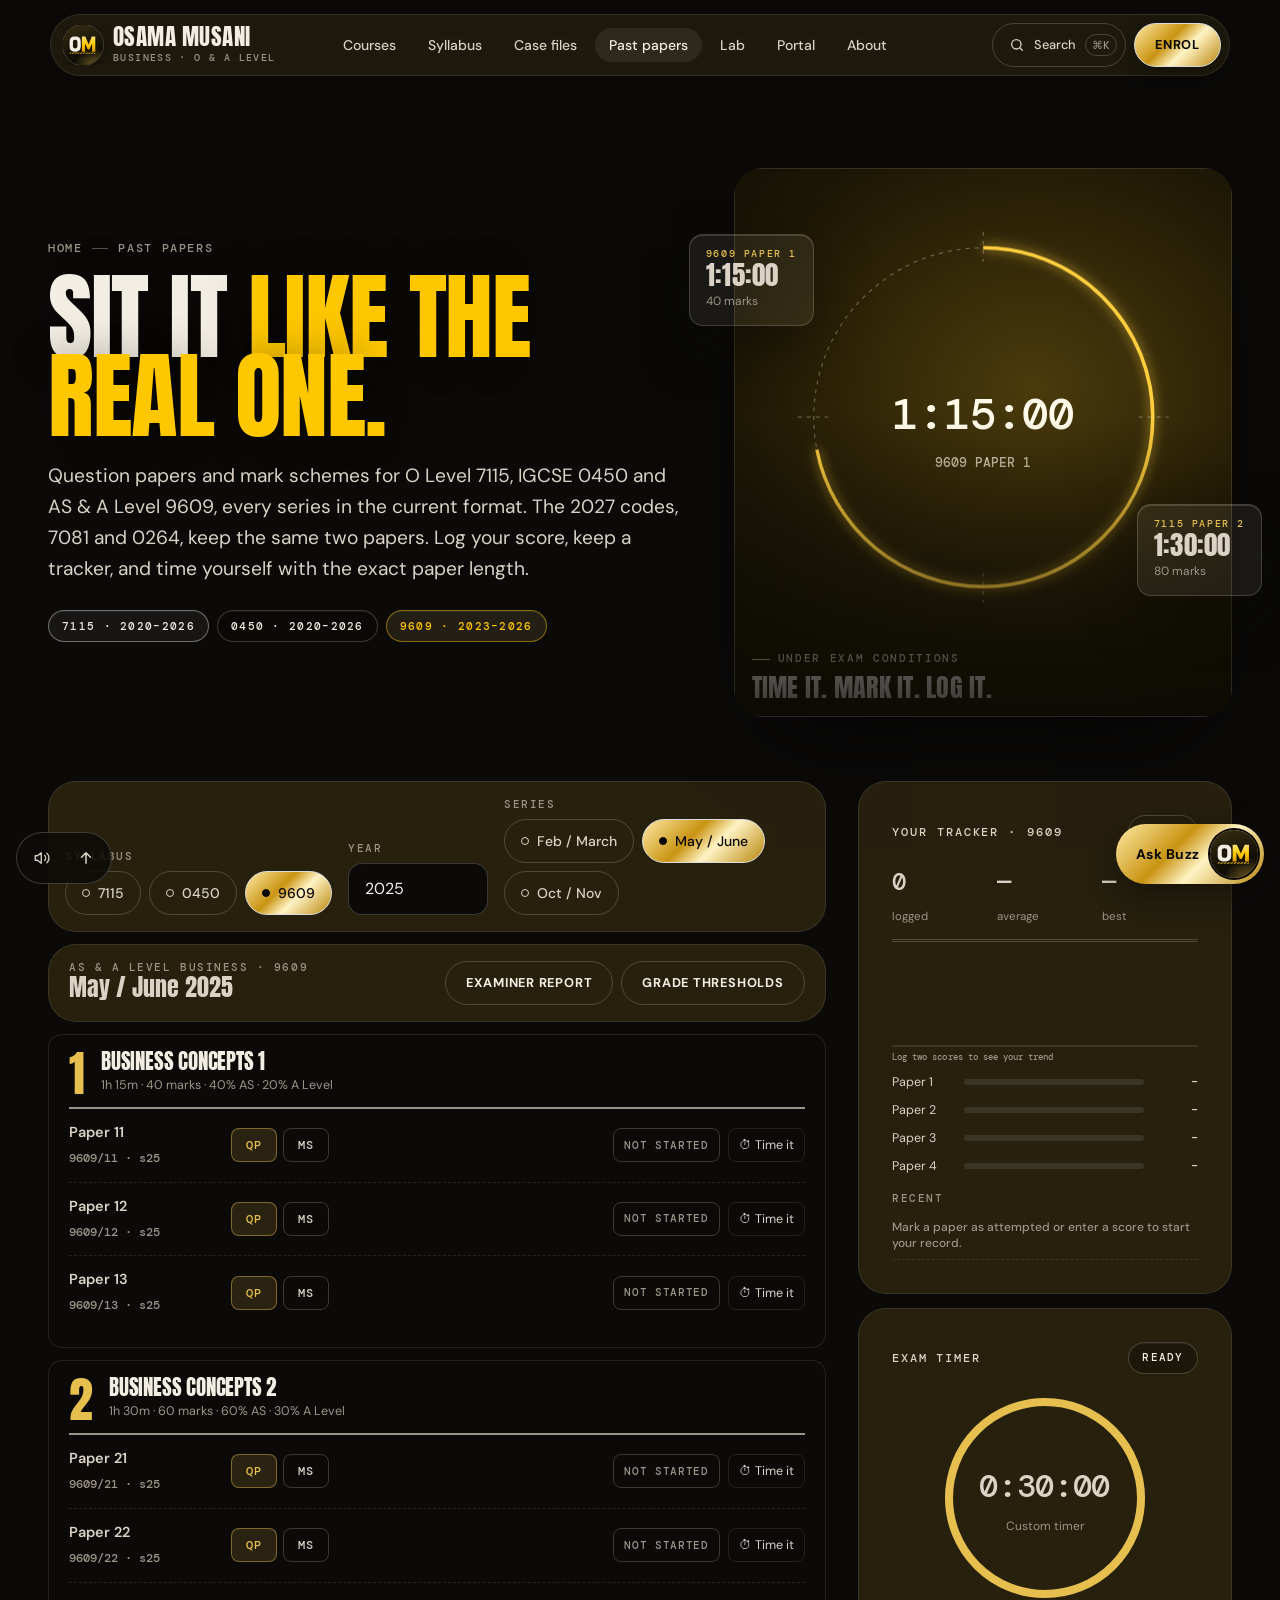
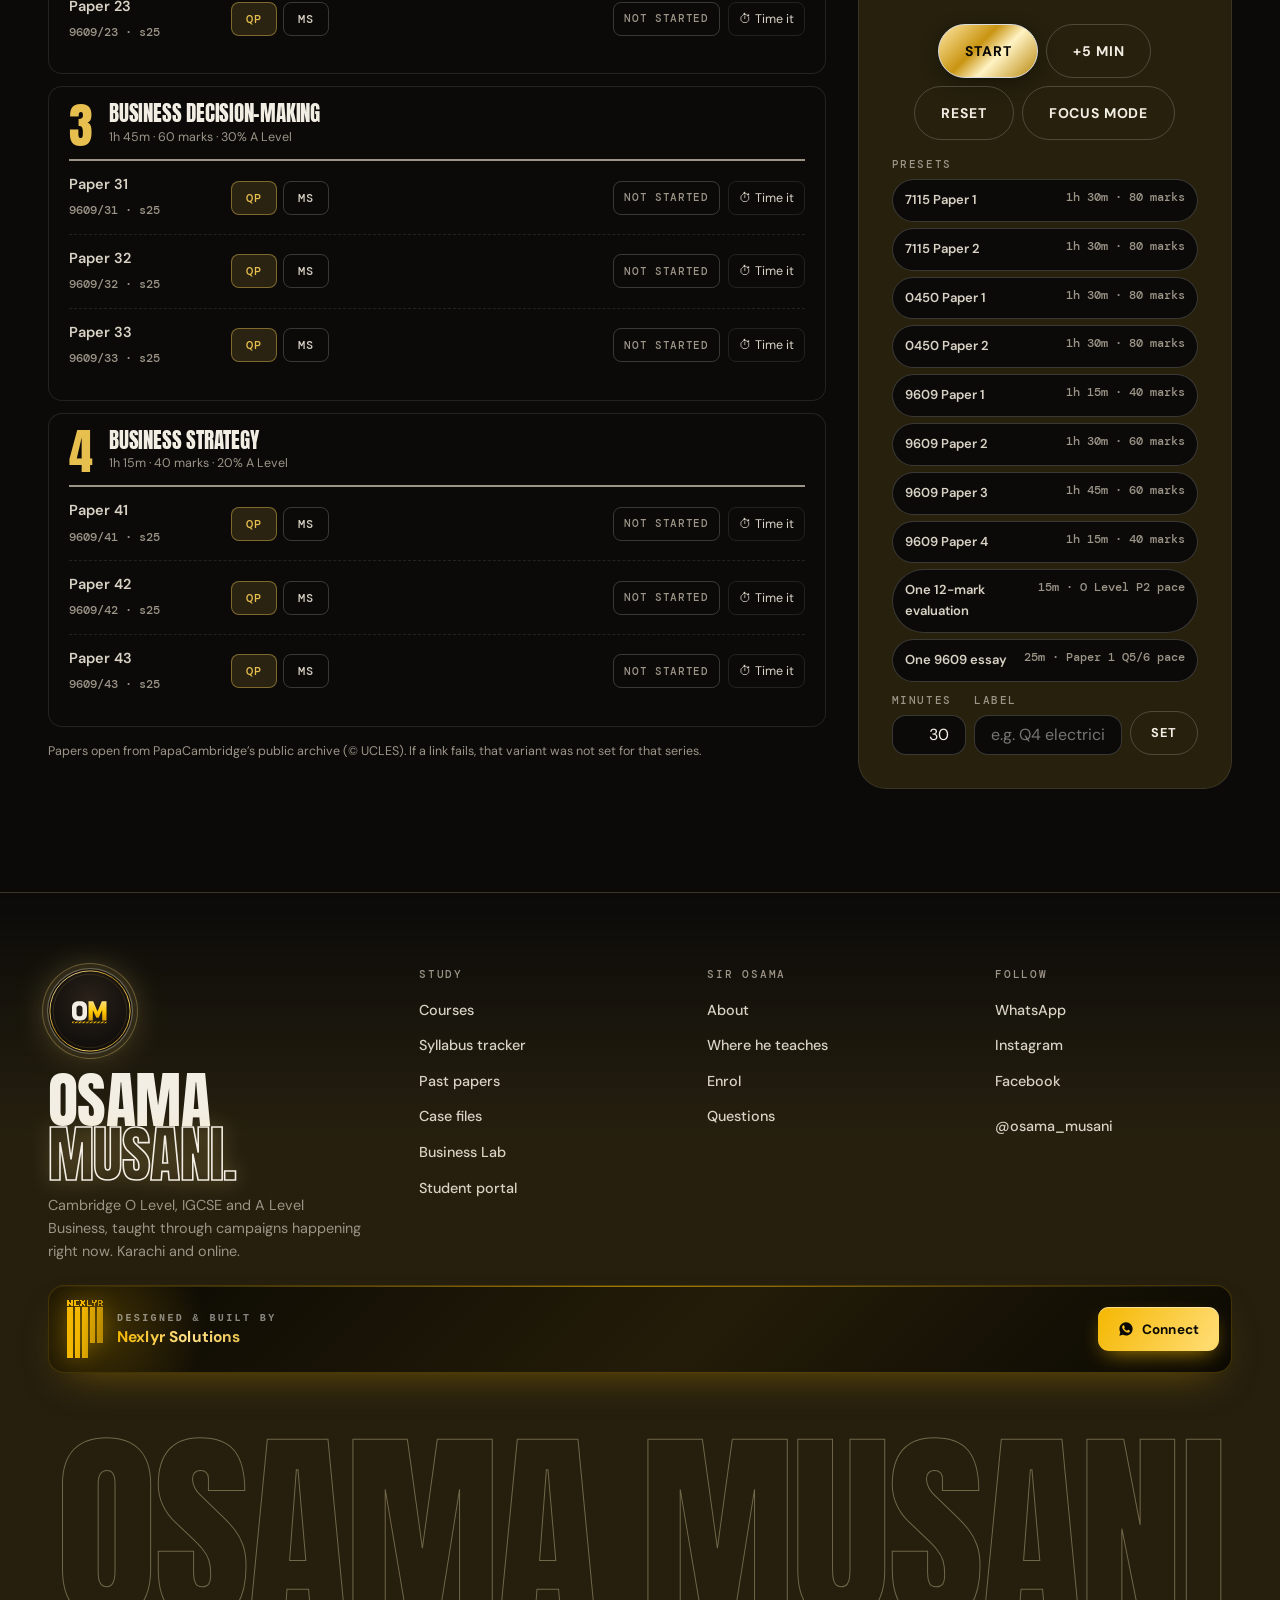
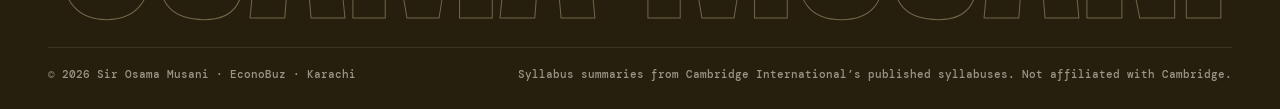
<file: past-papers.html>
<!doctype html><html lang="en" data-theme="dark"><head><meta charset="utf-8"><meta name="viewport" content="width=device-width,initial-scale=1,viewport-fit=cover"><title>Past papers — Business 7115, 0450, 9609 · Sir Osama Musani</title><meta name="description" content="Cambridge Business question papers and mark schemes for 7115, 0450 and 9609, with a score tracker and an exam timer."><link rel="canonical" href="https://osama-musani.nexlyr.solutions/past-papers.html"><meta name="theme-color" content="#0b0a09"><meta property="og:type" content="website"><meta property="og:site_name" content="Sir Osama Musani · Business"><meta property="og:title" content="Past papers — Business 7115, 0450, 9609 · Sir Osama Musani"><meta property="og:description" content="Cambridge Business question papers and mark schemes for 7115, 0450 and 9609, with a score tracker and an exam timer."><meta property="og:url" content="https://osama-musani.nexlyr.solutions/past-papers.html"><meta property="og:image" content="https://osama-musani.nexlyr.solutions/og.jpg"><meta property="og:image:width" content="1200"><meta property="og:image:height" content="630"><meta name="twitter:card" content="summary_large_image"><link rel="icon" type="image/svg+xml" href="favicon.svg"><link rel="apple-touch-icon" href="apple-touch-icon.png"><script>(function(){var d=document.documentElement;d.dataset.theme="dark";try{if(!sessionStorage.getItem("om-seen"))d.classList.add("ld-on");}catch(e){}})();</script><link rel="preload" href="assets/fonts/anton-latin-400-normal.woff2?v=912c3c9f" as="font" type="font/woff2" crossorigin><link rel="preload" href="assets/fonts/dm-sans-latin-400-normal.woff2?v=a220a328" as="font" type="font/woff2" crossorigin><link rel="stylesheet" href="assets/site.css?v=2de67554"><style>@layer base{.pp-main{position:relative;padding-bottom:clamp(60px,8vw,110px)}
.pp-g{display:grid;grid-template-columns:minmax(0,1.35fr) minmax(0,.65fr);gap:clamp(18px,2.6vw,32px);align-items:start}
.pp-ctl{display:grid;grid-template-columns:auto 140px 1fr;gap:16px;align-items:end;padding:16px}
.pp-sbar{display:flex;flex-wrap:wrap;justify-content:space-between;align-items:center;gap:12px;margin-top:12px;padding:16px 20px}
.pp-sbar .lbl{display:block}
.pp-sbar b{font:500 1.5rem/1.1 var(--f-display)}
.pp-sbar .lnk{display:flex;gap:8px;flex-wrap:wrap}
.pp-list{display:grid;gap:12px;margin-top:12px}
.ppp{padding:18px 20px;border-radius:14px;border:1px solid var(--line-w);background:var(--glass);box-shadow:var(--hi);-webkit-backdrop-filter:blur(12px);backdrop-filter:blur(12px)}
.ppp-h{display:grid;grid-template-columns:auto 1fr auto;gap:16px;align-items:center;padding-bottom:12px;border-bottom:2px solid var(--ink-3)}
.ppp-h .num-big{font:italic 500 3rem/.8 var(--f-display);color:var(--brass)}
.ppp-h h3{font:500 1.3rem/1.1 var(--f-display)}
.ppp-h small{display:block;margin-top:4px;font-size:12.5px;color:var(--ink-3)}
.ppp-h .avg{font:500 12px/1 var(--f-mono);color:var(--green)}
.pv{display:grid;grid-template-columns:150px auto 1fr auto;gap:12px;align-items:center;padding:12px 0;border-bottom:1px dashed var(--rule)}
.pv:last-child{border-bottom:0}
.pv .code b{display:block;font-weight:600;font-size:14.5px}
.pv .code small{font:500 11.5px/1 var(--f-mono);color:var(--ink-3)}
.dl{display:flex;gap:6px}
.dl a{display:inline-grid;place-items:center;height:34px;min-width:46px;padding:0 10px;border-radius:8px;border:1px solid var(--rule-2);font:500 12px/1 var(--f-mono);letter-spacing:.06em;transition:all .25s}
.dl a.qp{background:color-mix(in srgb,var(--brass) 14%,transparent);border-color:color-mix(in srgb,var(--brass) 45%,transparent);color:var(--brass)}
.dl a:hover{border-color:var(--brass);transform:translateY(-1px)}
.pv-state{display:flex;flex-wrap:wrap;gap:8px;align-items:center;justify-content:flex-end}
.st{height:34px;padding:0 10px;border-radius:8px;border:1px solid var(--rule-2);font:500 11px/1 var(--f-mono);letter-spacing:.06em;text-transform:uppercase;color:var(--ink-3)}
.st[data-s="attempted"]{color:var(--brass);border-color:color-mix(in srgb,var(--brass) 50%,transparent)}
.st[data-s="marked"]{color:var(--green);border-color:color-mix(in srgb,var(--green) 55%,transparent);background:color-mix(in srgb,var(--green) 10%,transparent)}
.score{display:inline-flex;align-items:center;gap:6px;font:500 11.5px/1 var(--f-mono);color:var(--ink-3)}
.score input{width:64px;height:34px;padding:0 8px;border-radius:8px;border:1px solid var(--rule-2);background:rgba(0,0,0,.2);text-align:right;font-family:var(--f-mono)}
:root[data-theme="light"] .score input{background:#fff}
.time-it{height:34px;padding:0 10px;border-radius:8px;border:1px solid var(--line-w);font-size:12.5px;color:var(--ink-2)}
.time-it:hover{border-color:var(--brass);color:var(--ink)}
.pp-note{margin-top:14px;font-size:12.5px;color:var(--ink-3)}
.pp-r{position:relative;display:grid;gap:14px}
.trk-h{display:flex;justify-content:space-between;align-items:center;margin-bottom:14px}
.trk-ask{display:flex;flex-wrap:wrap;gap:8px;align-items:center;margin-bottom:12px;font-size:13px;color:var(--ink-2)}
.trk-k{display:grid;grid-template-columns:repeat(3,1fr);gap:8px;padding-bottom:12px;border-bottom:3px double var(--rule-2)}
.trk-k b{display:block;font-size:1.5rem;font-weight:500}
.trk-k span{font-size:11.5px;color:var(--ink-3)}
.trk-chart{width:100%;height:110px;margin:12px 0 4px}
.trk-chart .ax{stroke:var(--rule-2);stroke-width:1}
.trk-chart .ln{fill:none;stroke:var(--brass);stroke-width:2;vector-effect:non-scaling-stroke}
.trk-chart .ar{fill:url(#tg)}
.trk-chart .pt{fill:var(--bg);stroke:var(--brass);stroke-width:2;vector-effect:non-scaling-stroke}
.trk-chart text{font:500 9px var(--f-mono);fill:var(--ink-3)}
.trk-bars{display:grid;gap:8px;margin-top:8px}
.tb-row{display:grid;grid-template-columns:62px 1fr 44px;gap:10px;align-items:center;font-size:12.5px}
.tb-row b{font:500 12px var(--f-mono);text-align:right}
.trk-rec{display:grid;gap:0;margin-top:8px}
.trk-rec li{display:flex;justify-content:space-between;padding:7px 0;border-bottom:1px dashed var(--rule);font:500 12px/1.3 var(--f-mono);color:var(--ink-2)}
.trk-rec li.none{color:var(--ink-3);font-family:var(--f-body)}
.tm-ring{position:relative;width:min(220px,100%);margin:0 auto}
.tm-ring svg,.fo-ring svg{width:100%;transform:rotate(-90deg)}
.tm-bg{fill:none;stroke:var(--rule);stroke-width:8}
.tm-fg{fill:none;stroke:var(--brass);stroke-width:8;stroke-linecap:butt;transition:stroke-dashoffset .25s linear,stroke .3s}
.tm-fg.warn{stroke:var(--red)}
.tm-ring>div{position:absolute;inset:0;display:grid;place-content:center;text-align:center;gap:6px;padding:0 30px}
.tm-ring b{font-size:2rem;font-weight:500}
.tm-ring span{font-size:12px;color:var(--ink-3);line-height:1.3}
.tm-btns{display:flex;flex-wrap:wrap;gap:8px;justify-content:center;margin-top:16px}
.tm-pre{display:grid;gap:6px}
.tm-pre button{display:grid;grid-template-columns:1fr auto;gap:8px;padding:10px 12px;border-radius:8px;border:1px solid var(--line-w);text-align:left;font-size:13px;transition:all .25s}
.tm-pre button:hover{border-color:var(--brass)}
.tm-pre b{font-weight:600}
.tm-pre span{font:500 11.5px/1.4 var(--f-mono);color:var(--ink-3)}
.tm-cus{display:flex;gap:8px;align-items:flex-end;margin-top:12px}
.tm-cus .field{flex:1}
.tm-cus input{height:40px!important}
.focus{position:fixed;inset:0;z-index:140;display:grid;place-items:center;background:var(--bg);visibility:hidden;opacity:0;transition:opacity .4s,visibility 0s .4s}
.focus::before{content:"";position:absolute;inset:0;background:repeating-linear-gradient(180deg,transparent 0 47px,var(--ruling) 47px 48px)}
.focus.open{visibility:visible;opacity:1;transition:opacity .4s}
.fo-in{position:relative;display:grid;justify-items:center;gap:18px;text-align:center;padding:20px}
.fo-ring{position:relative;width:min(340px,78vw)}
.fo-ring b{position:absolute;inset:0;display:grid;place-items:center;font-size:clamp(2.4rem,7vw,3.6rem);font-weight:500}
.fo-tip{max-width:46ch;font-size:14px;color:var(--ink-3)}
.tdock{position:fixed;z-index:59;left:50%;bottom:16px;transform:translateX(-50%);display:flex;align-items:center;gap:6px;padding:6px;border-radius:12px;border:1px solid var(--rule-2);background:var(--panel-solid);box-shadow:var(--shadow)}
.tdock button{width:38px;height:38px;border-radius:8px;display:grid;place-items:center;color:var(--ink-2)}
.tdock button:hover{background:rgba(255,255,255,.06);color:var(--ink)}
.tdock svg{width:16px;height:16px}
.tdock div{display:grid;padding:0 8px;min-width:110px}
.tdock b{font-size:15px;font-weight:500}
.tdock span{font-size:11px;color:var(--ink-3);max-width:180px;white-space:nowrap;overflow:hidden;text-overflow:ellipsis}
@media (max-width:1060px){.pp-g{grid-template-columns:1fr}.pp-r{position:relative;top:0;grid-template-columns:1fr 1fr}}
@media (max-width:720px){.pp-ctl{grid-template-columns:1fr 1fr}.pp-ctl .field:first-child{grid-column:1/-1}.pp-r{grid-template-columns:1fr}.pv{grid-template-columns:1fr auto;gap:10px}.pv-state{grid-column:1/-1;justify-content:flex-start}.tdock{bottom:calc(86px + env(safe-area-inset-bottom,0px))}}}
</style></head><body data-page="past-papers"><a class="skip" href="#main">Skip to content</a><div class="bg-base" aria-hidden="true"></div><div class="aurora" aria-hidden="true"><i></i><i></i><i></i></div><canvas id="bg3d" aria-hidden="true"></canvas><div class="bg-veil" aria-hidden="true"></div><div class="grain" aria-hidden="true"></div><div class="ldx" aria-hidden="true"><div class="ldx-fill"><div class="ldx-grp"><div class="ldx-w">OSAMA<div class="ldx-gold"><img src="assets/img/osama-musani.webp?v=b2573896" alt="" decoding="async"><i class="ldx-shine"></i></div><i class="ldx-crest"></i></div><div class="ldx-s">O, IGCSE &amp; A Level Business &middot; Karachi</div></div></div><div class="ldx-ink"><div class="ldx-grp"><div class="ldx-w"><span class="ldx-i"><i>O</i></span><span><i>S</i></span><span><i>A</i></span><span><i>M</i></span><span><i>A</i></span></div><div class="ldx-s"><span>O, IGCSE &amp; A Level Business &middot; Karachi</span></div></div></div><div class="ldx-m ldx-tl"><img src="assets/img/om-mark.svg?v=88080bf9" alt="" width="195" height="122"><span>Sir Osama Musani</span></div><div class="ldx-m ldx-tr">EconoBuz &middot; Case file 001</div><div class="ldx-m ldx-bl"><b id="ldN">000</b><span>Opening the case file</span></div><div class="ldx-m ldx-br">O Level 7115 / 7081 &middot; IGCSE 0450 / 0264<br>AS &amp; A Level 9609</div></div><div class="pt" aria-hidden="true"><div class="pt-bg"></div><div class="pt-in"><span class="pt-f"></span><div class="pt-w"></div></div><i class="pt-line"></i></div><i class="sprog" aria-hidden="true"></i><header class="nav"><a class="brand" href="index.html" aria-label="Sir Osama Musani, home"><span class="seal" aria-hidden="true"><img src="assets/img/om-mark.svg?v=88080bf9" alt="" width="195" height="122" decoding="async"></span><span class="brand-t"><b>Osama Musani</b><span>Business · O &amp; A Level</span></span></a><nav class="nav-links" aria-label="Main"><a href="courses.html">Courses</a><a href="syllabus.html">Syllabus</a><a href="cases.html">Case files</a><a href="past-papers.html" aria-current="page">Past papers</a><a href="lab.html">Lab</a><a href="portal.html">Portal</a><a href="about.html">About</a></nav><div class="nav-r"><button class="nav-search" type="button" data-cmdk aria-label="Search the site"><svg viewBox="0 0 24 24" fill="none" stroke="currentColor" stroke-width="2" stroke-linecap="round"><circle cx="11" cy="11" r="7"/><path d="m20 20-3.5-3.5"/></svg><span>Search</span><kbd>⌘K</kbd></button><a class="btn btn-pri btn-sm btn-enrol" href="contact.html#enrol">Enrol</a><button class="burger" type="button" aria-label="Menu" aria-expanded="false" aria-controls="menu"><span></span><span></span></button></div></header><div class="menu" id="menu" aria-hidden="true"><nav aria-label="Mobile"><a href="index.html"><small>01</small>Home<i>f.01</i></a><a href="courses.html"><small>02</small>Courses<i>f.02</i></a><a href="syllabus.html"><small>03</small>Syllabus<i>f.03</i></a><a href="cases.html"><small>04</small>Case files<i>f.04</i></a><a href="past-papers.html" aria-current="page"><small>05</small>Past papers<i>f.05</i></a><a href="lab.html"><small>06</small>Lab<i>f.06</i></a><a href="portal.html"><small>07</small>Portal<i>f.07</i></a><a href="about.html"><small>08</small>About<i>f.08</i></a><a href="contact.html"><small>09</small>Contact<i>f.09</i></a></nav><div class="menu-foot"><a class="btn btn-pri" data-wa="Assalam o Alaikum Sir, I would like to enrol in Business with Sir Osama Musani." href="contact.html#enrol" target="_blank" rel="noopener">WhatsApp</a><a class="btn btn-sm mf-portal" href="portal.html">Student portal</a><button class="btn btn-sm" type="button" data-sound-toggle>Sound</button></div></div><main id="main"><section class="phero" data-shape="chart" data-shape-x=".56" data-shape-y=".06" data-shape-s=".62" data-shape-a=".5" data-shape-my="-.52" data-shape-ms=".4" data-shape-ma=".22">
  <div class="wrap phero-g">
    <div>
      <nav class="crumbs" aria-label="Breadcrumb"><a href="index.html">Home</a><i></i><span>Past papers</span></nav>
      <h1 class="display" data-split>Sit it <em>like the real one.</em></h1>
      <p class="lede" data-rv>Question papers and mark schemes for O Level 7115, IGCSE 0450 and AS &amp; A Level 9609, every series in the current format. The 2027 codes, 7081 and 0264, keep the same two papers. Log your score, keep a tracker, and time yourself with the exact paper length.</p>
      <div class="phero-meta" data-rv><span class="tag brass">7115 &middot; 2020&ndash;2026</span><span class="tag">0450 &middot; 2020&ndash;2026</span><span class="tag violet">9609 &middot; 2023&ndash;2026</span></div>
    </div>
    <div class="phero-art" data-rv="scale">
      <figure class="ph phv" data-par><svg viewBox="0 0 500 550" preserveAspectRatio="xMidYMid slice" aria-hidden="true"><circle cx="250" cy="250" r="170" class="pv-axis"/><circle cx="250" cy="250" r="170" class="pv-curve" stroke-dasharray="1068" stroke-dashoffset="300" transform="rotate(-90 250 250)"/><g class="pv-axis"><path d="M250 64V94M250 406V436M64 250H94M406 250H436"/></g><text x="250" y="262" text-anchor="middle" style="font-size:44px;fill:#fffae9">1:15:00</text><text x="250" y="300" text-anchor="middle">9609 PAPER 1</text></svg><figcaption class="ph-c"><span class="ph-cap">Under exam conditions</span><b>Time it. Mark it. Log it.</b></figcaption></figure>
      <div class="float f-a"><span>9609 Paper 1</span><b class="num">1:15:00</b><small>40 marks</small></div>
      <div class="float f-b"><span>7115 Paper 2</span><b class="num">1:30:00</b><small>80 marks</small></div>
    </div>
  </div>
</section>

<section class="pp-main" data-shape="wave" data-shape-a=".35">
  <div class="wrap pp-g">
    <div class="pp-l">
      <div class="pp-ctl card">
        <div class="field"><label>Syllabus</label><div class="seg" id="ppCode"><button type="button" data-v="7115" aria-pressed="false">7115</button><button type="button" data-v="0450" aria-pressed="false">0450</button><button type="button" data-v="9609" aria-pressed="true">9609</button></div></div>
        <div class="field"><label for="ppYear">Year</label><select id="ppYear"></select></div>
        <div class="field"><label>Series</label><div class="seg" id="ppSess"></div></div>
      </div>
      <div class="pp-sbar card" id="ppBar"></div>
      <div class="pp-list" id="ppList"></div>
      <p class="pp-note">Papers open from PapaCambridge&rsquo;s public archive (&copy; UCLES). If a link fails, that variant was not set for that series.</p>
    </div>
    <aside class="pp-r">
      <div class="card pad trk" id="tracker">
        <div class="trk-h"><span class="folio">Your tracker &middot; <b id="trkCode">9609</b></span><button class="btn btn-xs btn-ghost" type="button" id="tClear">Clear</button></div>
        <div class="trk-ask" id="tClearAsk" hidden><span>Clear every score for this syllabus?</span><button class="btn btn-xs" type="button" id="tClearYes">Yes, clear</button><button class="btn btn-xs btn-ghost" type="button" id="tClearNo">Keep</button></div>
        <div class="trk-k"><div><b class="num" id="tAttempts">0</b><span>logged</span></div><div><b class="num" id="tAvg">&mdash;</b><span>average</span></div><div><b class="num" id="tBest">&mdash;</b><span>best</span></div></div>
        <svg class="trk-chart" id="tChart" viewBox="0 0 300 110" preserveAspectRatio="none" aria-label="Score trend"></svg>
        <div class="trk-bars" id="tBars"></div>
        <span class="lbl" style="display:block;margin-top:16px">Recent</span>
        <ul class="trk-rec" id="tRecent"></ul>
      </div>
      <div class="card pad tm" id="timer">
        <div class="trk-h"><span class="folio">Exam timer</span><span class="tag" id="tmTag">ready</span></div>
        <div class="tm-ring"><svg viewBox="0 0 220 220"><circle cx="110" cy="110" r="96" class="tm-bg"/><circle cx="110" cy="110" r="96" class="tm-fg" id="bigRing"/></svg><div><b class="num" id="bigTime">0:30:00</b><span id="bigLabel">Custom timer</span></div></div>
        <div class="tm-btns"><button class="btn btn-pri" type="button" data-tm="toggle" id="bigToggle">Start</button><button class="btn" type="button" data-tm="plus">+5 min</button><button class="btn btn-ghost" type="button" data-tm="reset">Reset</button><button class="btn btn-ghost" type="button" data-tm="focus">Focus mode</button></div>
        <span class="lbl" style="display:block;margin:18px 0 8px">Presets</span>
        <div class="tm-pre" id="tmPresets"></div>
        <form class="tm-cus" id="tmCustom"><div class="field"><label for="tmMin">Minutes</label><input id="tmMin" type="number" min="1" max="300" value="30"></div><div class="field" style="flex:2"><label for="tmLabel">Label</label><input id="tmLabel" placeholder="e.g. Q4 electricity"></div><button class="btn btn-sm" type="submit">Set</button></form>
      </div>
    </aside>
  </div>
</section>

<div class="focus" id="focus" aria-hidden="true">
  <div class="fo-in">
    <span class="folio" id="foLabel">Paper</span>
    <div class="fo-ring"><svg viewBox="0 0 320 320"><circle cx="160" cy="160" r="146" class="tm-bg"/><circle cx="160" cy="160" r="146" class="tm-fg" id="foRing"/></svg><b class="num" id="foTime">0:00:00</b></div>
    <div class="tm-btns"><button class="btn btn-pri" type="button" data-tm="toggle" id="foToggle">Pause</button><button class="btn" type="button" data-tm="plus">+5 min</button><button class="btn btn-ghost" type="button" data-tm="unfocus">Exit focus</button></div>
    <p class="fo-tip">Phone face down. Read every question once before you write. Leave the last five minutes for checking units and significant figures.</p>
  </div>
</div>
<div class="tdock" id="tdock" hidden><button type="button" data-tm="toggle" id="dockToggle" aria-label="Pause or resume"></button><div><b class="num" id="dockTime">0:00</b><span id="dockLabel"></span></div><button type="button" data-tm="focus" aria-label="Focus mode"><svg viewBox="0 0 24 24" fill="none" stroke="currentColor" stroke-width="2"><path d="M4 9V4h5M20 9V4h-5M4 15v5h5M20 15v5h-5"/></svg></button><button type="button" data-tm="close" aria-label="Stop timer">&times;</button></div>
</main><footer class="foot"><div class="wrap"><div class="foot-top"><div><img class="foot-logo" src="assets/img/om-logo.svg?v=1a003650" alt="Sir Osama Musani, O, IGCSE &amp; A Level Business" width="448" height="448" loading="lazy" decoding="async"><p class="foot-word">Osama<span>Musani.</span></p><p class="small" style="margin-top:14px;max-width:36ch">Cambridge O Level, IGCSE and A Level Business, taught through campaigns happening right now. Karachi and online.</p></div><div><h4>Study</h4><ul><li><a href="courses.html">Courses</a></li><li><a href="syllabus.html">Syllabus tracker</a></li><li><a href="past-papers.html">Past papers</a></li><li><a href="cases.html">Case files</a></li><li><a href="lab.html">Business Lab</a></li><li><a href="portal.html">Student portal</a></li></ul></div><div><h4>Sir Osama</h4><ul><li><a href="about.html">About</a></li><li><a href="about.html#where">Where he teaches</a></li><li><a href="contact.html#enrol">Enrol</a></li><li><a href="contact.html#faq">Questions</a></li></ul></div><div><h4>Follow</h4><ul><li><a data-wa="Assalam o Alaikum" href="contact.html">WhatsApp</a></li><li><a data-href="instagram" href="#">Instagram</a></li><li><a data-href="facebook" href="#">Facebook</a></li><li><a data-href="youtube" href="#">YouTube</a></li><li><a data-href="instagram2" href="#">@osama_musani</a></li><li><a data-href="linkedin" href="#">LinkedIn</a></li></ul></div></div><div class="nxb">
      <a class="nxb__id" href="https://nexlyr.solutions/" target="_blank" rel="noopener"
         aria-label="Nexlyr Solutions — the studio that designed and built this site">
        <span class="nxb__mk" aria-hidden="true"><svg viewBox="0 0 631 1011" xmlns="http://www.w3.org/2000/svg" shape-rendering="crispEdges" role="img" aria-label="Nexlyr Solutions logo"><defs><linearGradient id="nxbLogoG" gradientUnits="userSpaceOnUse" x1="277.4" y1="43.9" x2="724.3" y2="114.7"><stop offset="0" stop-color="#f4b701"/><stop offset="1" stop-color="#b38601"/></linearGradient></defs><g fill="url(#nxbLogoG)"><rect x="2.5" y="1" width="27.2" height="6.8"/><rect x="70.5" y="1" width="27.2" height="6.8"/><rect x="124.9" y="1" width="88.4" height="6.8"/><rect x="233.7" y="1" width="27.2" height="6.8"/><rect x="294.9" y="1" width="27.2" height="6.8"/><rect x="342.5" y="1" width="27.2" height="6.8"/><rect x="430.9" y="1" width="27.2" height="6.8"/><rect x="492.1" y="1" width="27.2" height="6.8"/><rect x="539.7" y="1" width="74.8" height="6.8"/><rect x="2.5" y="7.8" width="34" height="6.8"/><rect x="70.5" y="7.8" width="27.2" height="6.8"/><rect x="124.9" y="7.8" width="88.4" height="6.8"/><rect x="233.7" y="7.8" width="27.2" height="6.8"/><rect x="294.9" y="7.8" width="27.2" height="6.8"/><rect x="342.5" y="7.8" width="27.2" height="6.8"/><rect x="430.9" y="7.8" width="27.2" height="6.8"/><rect x="492.1" y="7.8" width="27.2" height="6.8"/><rect x="539.7" y="7.8" width="81.6" height="6.8"/><rect x="2.5" y="14.6" width="34" height="6.8"/><rect x="70.5" y="14.6" width="27.2" height="6.8"/><rect x="124.9" y="14.6" width="27.2" height="6.8"/><rect x="233.7" y="14.6" width="34" height="6.8"/><rect x="288.1" y="14.6" width="34" height="6.8"/><rect x="342.5" y="14.6" width="27.2" height="6.8"/><rect x="430.9" y="14.6" width="27.2" height="6.8"/><rect x="492.1" y="14.6" width="27.2" height="6.8"/><rect x="539.7" y="14.6" width="27.2" height="6.8"/><rect x="600.9" y="14.6" width="27.2" height="6.8"/><rect x="2.5" y="21.4" width="40.8" height="6.8"/><rect x="70.5" y="21.4" width="27.2" height="6.8"/><rect x="124.9" y="21.4" width="27.2" height="6.8"/><rect x="240.5" y="21.4" width="34" height="6.8"/><rect x="281.3" y="21.4" width="34" height="6.8"/><rect x="342.5" y="21.4" width="27.2" height="6.8"/><rect x="430.9" y="21.4" width="27.2" height="6.8"/><rect x="492.1" y="21.4" width="27.2" height="6.8"/><rect x="539.7" y="21.4" width="27.2" height="6.8"/><rect x="600.9" y="21.4" width="27.2" height="6.8"/><rect x="2.5" y="28.2" width="47.6" height="6.8"/><rect x="70.5" y="28.2" width="27.2" height="6.8"/><rect x="124.9" y="28.2" width="27.2" height="6.8"/><rect x="247.3" y="28.2" width="61.2" height="6.8"/><rect x="342.5" y="28.2" width="27.2" height="6.8"/><rect x="437.7" y="28.2" width="27.2" height="6.8"/><rect x="485.3" y="28.2" width="27.2" height="6.8"/><rect x="539.7" y="28.2" width="27.2" height="6.8"/><rect x="600.9" y="28.2" width="27.2" height="6.8"/><rect x="2.5" y="35" width="54.4" height="6.8"/><rect x="70.5" y="35" width="27.2" height="6.8"/><rect x="124.9" y="35" width="27.2" height="6.8"/><rect x="254.1" y="35" width="47.6" height="6.8"/><rect x="342.5" y="35" width="27.2" height="6.8"/><rect x="444.5" y="35" width="27.2" height="6.8"/><rect x="478.5" y="35" width="27.2" height="6.8"/><rect x="539.7" y="35" width="27.2" height="6.8"/><rect x="600.9" y="35" width="27.2" height="6.8"/><rect x="2.5" y="41.8" width="27.2" height="6.8"/><rect x="36.5" y="41.8" width="27.2" height="6.8"/><rect x="70.5" y="41.8" width="27.2" height="6.8"/><rect x="124.9" y="41.8" width="81.6" height="6.8"/><rect x="260.9" y="41.8" width="34" height="6.8"/><rect x="342.5" y="41.8" width="27.2" height="6.8"/><rect x="451.3" y="41.8" width="47.6" height="6.8"/><rect x="539.7" y="41.8" width="27.2" height="6.8"/><rect x="600.9" y="41.8" width="27.2" height="6.8"/><rect x="2.5" y="48.6" width="27.2" height="6.8"/><rect x="36.5" y="48.6" width="27.2" height="6.8"/><rect x="70.5" y="48.6" width="27.2" height="6.8"/><rect x="124.9" y="48.6" width="81.6" height="6.8"/><rect x="260.9" y="48.6" width="34" height="6.8"/><rect x="342.5" y="48.6" width="27.2" height="6.8"/><rect x="458.1" y="48.6" width="34" height="6.8"/><rect x="539.7" y="48.6" width="27.2" height="6.8"/><rect x="600.9" y="48.6" width="27.2" height="6.8"/><rect x="2.5" y="55.4" width="27.2" height="6.8"/><rect x="43.3" y="55.4" width="54.4" height="6.8"/><rect x="124.9" y="55.4" width="27.2" height="6.8"/><rect x="254.1" y="55.4" width="47.6" height="6.8"/><rect x="342.5" y="55.4" width="27.2" height="6.8"/><rect x="464.9" y="55.4" width="27.2" height="6.8"/><rect x="539.7" y="55.4" width="81.6" height="6.8"/><rect x="2.5" y="62.2" width="27.2" height="6.8"/><rect x="43.3" y="62.2" width="54.4" height="6.8"/><rect x="124.9" y="62.2" width="27.2" height="6.8"/><rect x="247.3" y="62.2" width="61.2" height="6.8"/><rect x="342.5" y="62.2" width="27.2" height="6.8"/><rect x="464.9" y="62.2" width="27.2" height="6.8"/><rect x="539.7" y="62.2" width="74.8" height="6.8"/><rect x="2.5" y="69" width="27.2" height="6.8"/><rect x="50.1" y="69" width="47.6" height="6.8"/><rect x="124.9" y="69" width="27.2" height="6.8"/><rect x="240.5" y="69" width="34" height="6.8"/><rect x="281.3" y="69" width="34" height="6.8"/><rect x="342.5" y="69" width="27.2" height="6.8"/><rect x="464.9" y="69" width="27.2" height="6.8"/><rect x="539.7" y="69" width="27.2" height="6.8"/><rect x="580.5" y="69" width="34" height="6.8"/><rect x="2.5" y="75.8" width="27.2" height="6.8"/><rect x="56.9" y="75.8" width="40.8" height="6.8"/><rect x="124.9" y="75.8" width="27.2" height="6.8"/><rect x="233.7" y="75.8" width="34" height="6.8"/><rect x="288.1" y="75.8" width="34" height="6.8"/><rect x="342.5" y="75.8" width="27.2" height="6.8"/><rect x="464.9" y="75.8" width="27.2" height="6.8"/><rect x="539.7" y="75.8" width="27.2" height="6.8"/><rect x="587.3" y="75.8" width="34" height="6.8"/><rect x="2.5" y="82.6" width="27.2" height="6.8"/><rect x="63.7" y="82.6" width="34" height="6.8"/><rect x="124.9" y="82.6" width="88.4" height="6.8"/><rect x="233.7" y="82.6" width="27.2" height="6.8"/><rect x="294.9" y="82.6" width="27.2" height="6.8"/><rect x="342.5" y="82.6" width="88.4" height="6.8"/><rect x="464.9" y="82.6" width="27.2" height="6.8"/><rect x="539.7" y="82.6" width="27.2" height="6.8"/><rect x="594.1" y="82.6" width="34" height="6.8"/><rect x="2.5" y="89.4" width="27.2" height="6.8"/><rect x="70.5" y="89.4" width="27.2" height="6.8"/><rect x="124.9" y="89.4" width="88.4" height="6.8"/><rect x="233.7" y="89.4" width="27.2" height="6.8"/><rect x="294.9" y="89.4" width="27.2" height="6.8"/><rect x="342.5" y="89.4" width="88.4" height="6.8"/><rect x="464.9" y="89.4" width="27.2" height="6.8"/><rect x="539.7" y="89.4" width="27.2" height="6.8"/><rect x="600.9" y="89.4" width="27.2" height="6.8"/><rect x="0" y="128" width="98.5" height="883"/><rect x="133.25" y="128" width="98.5" height="883"/><rect x="266.5" y="128" width="98.5" height="883"/><rect x="399.75" y="128" width="98.5" height="630"/><rect x="533" y="128" width="98.5" height="630"/></g></svg></span>
        <span class="nxb__tx"><span class="nxb__kk">Designed &amp; built by</span><span class="nxb__nm">Nexlyr Solutions</span></span>
      </a>
      <a class="nxb__go" target="_blank" rel="noopener"
         href="https://wa.me/923053687680?text=Hi%20Nexlyr%21%20I%20saw%20Sir%20Osama%20Musani%27s%20website%20and%20I%27d%20like%20a%20site%20like%20it."
         aria-label="Connect with Nexlyr Solutions on WhatsApp">
        <svg viewBox="0 0 24 24" fill="currentColor" aria-hidden="true"><path d="M12.04 2C6.58 2 2.14 6.44 2.14 11.9c0 1.75.46 3.45 1.32 4.95L2.05 22l5.28-1.38a9.86 9.86 0 0 0 4.71 1.2c5.46 0 9.9-4.44 9.9-9.9S17.5 2 12.04 2zm5.8 14.06c-.24.68-1.4 1.3-1.94 1.35-.5.05-1.13.07-1.82-.11-.42-.13-.96-.31-1.65-.61-2.9-1.25-4.8-4.17-4.95-4.37-.14-.2-1.18-1.57-1.18-3s.75-2.13 1.02-2.42c.26-.29.58-.36.77-.36l.55.01c.18.01.42-.07.65.5.24.58.82 2 .89 2.14.07.15.12.32.02.51-.09.2-.14.32-.28.49l-.42.49c-.14.14-.28.29-.12.57.16.29.72 1.18 1.54 1.91 1.06.94 1.95 1.23 2.23 1.37.28.15.44.12.6-.07.17-.2.7-.81.88-1.09.19-.29.37-.24.63-.14.25.09 1.62.76 1.9.9.28.15.46.22.53.34.07.12.07.68-.17 1.34z"/></svg>
        Connect
      </a>
    </div><div class="foot-mark" aria-hidden="true"><div class="fm-o">OSAMA MUSANI</div><div class="fm-f">OSAMA MUSANI</div></div><div class="foot-meta"><span>© <span data-year>2026</span> Sir Osama Musani · EconoBuz · Karachi</span><span>Syllabus summaries from Cambridge International’s published syllabuses. Not affiliated with Cambridge.</span></div></div></footer><div class="dock" role="toolbar" aria-label="Display"><button type="button" data-sound-btn aria-label="Sound"></button><button type="button" data-top-btn aria-label="Back to top"><svg class="ring" viewBox="0 0 34 34" aria-hidden="true"><circle cx="17" cy="17" r="16"/></svg><svg viewBox="0 0 24 24" fill="none" stroke="currentColor" stroke-width="2" stroke-linecap="round" stroke-linejoin="round"><path d="M12 19V5M6 11l6-6 6 6"/></svg></button></div><button class="fab" type="button" aria-controls="bot" aria-expanded="false"><span class="seal" aria-hidden="true"><img src="assets/img/om-mark.svg?v=88080bf9" alt="" width="195" height="122" decoding="async"></span><span class="t">Ask Buzz</span></button><nav class="mbar" aria-label="Quick actions"><button class="mb-ask" type="button" data-ask><span class="seal" aria-hidden="true"><img src="assets/img/om-mark.svg?v=88080bf9" alt="" width="195" height="122" decoding="async"></span><span class="mb-t"><small>Ask</small><b>Buzz</b></span></button><a class="btn btn-pri mb-enrol" data-wa="Assalam o Alaikum Sir, I would like to enrol in Business classes with Sir Osama Musani." href="contact.html#enrol" target="_blank" rel="noopener">Enrol <svg class="ic" viewBox="0 0 24 24" fill="currentColor"><path d="M12 2a10 10 0 0 0-8.6 15.1L2 22l5-1.3A10 10 0 1 0 12 2zm5.3 14.1c-.2.6-1.3 1.2-1.8 1.2-.5.1-1 .2-3.3-.7-2.8-1.1-4.6-4-4.7-4.2-.1-.2-1.1-1.5-1.1-2.9s.7-2 1-2.3c.3-.3.6-.3.8-.3h.6c.2 0 .4 0 .6.5l.8 2c.1.2.1.4 0 .5l-.4.6-.4.4c-.1.1-.3.3-.1.6.2.3.8 1.3 1.7 2.1 1.2 1 2.1 1.3 2.4 1.5.3.1.5.1.6-.1l.8-1c.2-.3.4-.2.6-.1l1.9.9c.3.1.5.2.5.3.1.2.1.7-.1 1.3z"/></svg></a><button class="mb-ic" type="button" data-cmdk aria-label="Search the site"><svg viewBox="0 0 24 24" fill="none" stroke="currentColor" stroke-width="2" stroke-linecap="round"><circle cx="11" cy="11" r="7"/><path d="m20 20-3.5-3.5"/></svg></button></nav><div class="bot" id="bot" role="dialog" aria-label="Ask Buzz" aria-hidden="true"><div class="bot-h"><span class="seal" aria-hidden="true"><img src="assets/img/om-mark.svg?v=88080bf9" alt="" width="195" height="122" decoding="async"></span><div><b>Buzz</b><small><i></i>Help desk · answers instantly</small></div><button class="xbtn" type="button" aria-label="Close">×</button></div><div class="bot-log" aria-live="polite"></div><div class="bot-chips"><button class="chip" type="button">Fees and timings</button><button class="chip" type="button" data-q="Where does he teach?">Where he teaches</button><button class="chip" type="button" data-q="Are classes online or on-site?">Online or on-site?</button><button class="chip" type="button" data-q="How long is 9609 paper 1?">9609 Paper 1 length</button><button class="chip" type="button" data-q="break-even formula">Break-even formula</button><button class="chip" type="button" data-q="What is opportunity cost">Opportunity cost?</button><button class="chip" type="button" data-q="Herzberg">Herzberg</button></div><form class="bot-f" autocomplete="off"><input type="text" placeholder="Ask about classes, a topic or a formula…" aria-label="Your question"><button type="submit" aria-label="Send"><svg viewBox="0 0 24 24" fill="none" stroke="currentColor" stroke-width="2" stroke-linecap="round" stroke-linejoin="round"><path d="M5 12h14M13 6l6 6-6 6"/></svg></button></form></div><div class="cmdk" id="cmdk" role="dialog" aria-modal="true" aria-label="Search" aria-hidden="true"><div class="scrim"></div><div class="cmdk-box"><div class="cmdk-in"><svg viewBox="0 0 24 24" fill="none" stroke="currentColor" stroke-width="2" stroke-linecap="round"><circle cx="11" cy="11" r="7"/><path d="m20 20-3.5-3.5"/></svg><input id="cmdkIn" placeholder="Jump to a page, topic, tool or action…" autocomplete="off" aria-label="Search"><kbd>esc</kbd></div><div class="cmdk-list" id="cmdkList" role="listbox"></div><div class="cmdk-foot"><span>↑↓ move</span><span>↵ open</span><span>/ or ⌘K</span></div></div></div><div class="modal" id="modal" aria-hidden="true"><div class="scrim" data-close></div><div class="modal-box" role="dialog" aria-modal="true"><button class="xbtn" type="button" data-close aria-label="Close">×</button><div id="modalBody"></div></div></div><div class="cursor" aria-hidden="true"><i class="c-dot"></i><i class="c-ring"></i></div><script src="assets/vendor/gsap.min.js?v=47da594c"></script><script src="assets/vendor/ScrollTrigger.min.js?v=ba1fa78e"></script><script src="assets/vendor/lenis.min.js?v=79e3a064"></script><script>window.RA_THREE="assets/vendor/three.min.js?v=eb854986"</script><script src="config.js?v=3f49d761"></script><script src="assets/app.js?v=596770b4"></script><script>RA.page(function () {
const { $, $$, esc, store, Snd, toast } = RA, D = RA.DATA, PM = D.PMETA;
const BASE = 'https://pastpapers.papacambridge.com/directories/CAIE/CAIE-pastpapers/upload/';
/* years limited to the current paper format so timings and marks are right for every listed year */
const CFG = { '7115': { years: [2020, 2026], sess: ['s', 'w'], v: [1, 2], mv: [] }, '0450': { years: [2020, 2026], sess: ['m', 's', 'w'], v: [1, 2, 3], mv: [2] }, '9609': { years: [2023, 2026], sess: ['m', 's', 'w'], v: [1, 2, 3], mv: [2] } };
const RELEASED = { 2026: { '7115': ['s'], '0450': ['m', 's'], '9609': ['m', 's'] } };
const SESS = { m: 'Feb / March', s: 'May / June', w: 'Oct / Nov' };
const V = { code: '9609', year: 2025, sess: 's' };
let rec = store.get('om-pp', {});
const save = () => store.set('om-pp', rec);
const yy = y => String(y).slice(2);
const dur = m => m < 60 ? m + 'm' : Math.floor(m / 60) + 'h' + (m % 60 ? ' ' + m % 60 + 'm' : '');

function years() {
  const c = CFG[V.code], sel = $('#ppYear'); sel.innerHTML = '';
  for (let y = c.years[1]; y >= c.years[0]; y--) sel.insertAdjacentHTML('beforeend', '<option value="' + y + '">' + y + '</option>');
  if (V.year > c.years[1] || V.year < c.years[0]) V.year = c.years[1];
  sel.value = V.year;
}
function sessions() {
  let ss = CFG[V.code].sess.slice(); const r = RELEASED[V.year]; if (r && r[V.code]) ss = ss.filter(s => r[V.code].includes(s));
  if (!ss.includes(V.sess)) V.sess = ss.includes('s') ? 's' : ss[0];
  $('#ppSess').innerHTML = ss.map(s => '<button type="button" data-v="' + s + '" aria-pressed="' + (s === V.sess) + '">' + SESS[s] + '</button>').join('');
}
function render() {
  const c = CFG[V.code], tag = V.code + '_' + V.sess + yy(V.year), vars = V.sess === 'm' ? c.mv : c.v;
  $('#ppBar').innerHTML = '<div><span class="lbl">' + esc(PM[V.code].name) + ' · ' + V.code + '</span><b>' + SESS[V.sess] + ' ' + V.year + '</b></div><div class="lnk"><a class="btn btn-sm" target="_blank" rel="noopener" href="' + BASE + tag + '_er.pdf">Examiner report</a><a class="btn btn-sm" target="_blank" rel="noopener" href="' + BASE + tag + '_gt.pdf">Grade thresholds</a></div>';
  $('#ppList').innerHTML = Object.entries(PM[V.code].papers).map(([p, m]) => {
    const rows = vars.map(v => {
      const id = tag + '_' + p + v, r = rec[id] || {}, st = r.s || 'none';
      return '<div class="pv" data-id="' + id + '" data-p="' + p + '"><span class="code"><b>Paper ' + p + v + '</b><small>' + V.code + '/' + p + v + ' · ' + V.sess + yy(V.year) + '</small></span>' +
        '<span class="dl"><a class="qp" target="_blank" rel="noopener" href="' + BASE + tag + '_qp_' + p + v + '.pdf">QP</a><a target="_blank" rel="noopener" href="' + BASE + tag + '_ms_' + p + v + '.pdf">MS</a></span><span></span>' +
        '<span class="pv-state"><button type="button" class="st" data-s="' + st + '">' + ({ none: 'Not started', attempted: 'Attempted', marked: 'Marked' })[st] + '</button>' +
        (st !== 'none' ? '<label class="score">Score <input type="number" min="0" max="' + m.m + '" inputmode="numeric" value="' + (r.sc != null ? r.sc : '') + '" aria-label="Score out of ' + m.m + '"> / ' + m.m + '</label>' : '') +
        '<button type="button" class="time-it" data-p="' + p + '" data-v="' + v + '">⏱ Time it</button></span></div>';
    }).join('');
    const sc = vars.map(v => rec[tag + '_' + p + v]).filter(r => r && r.sc != null);
    const avg = sc.length ? Math.round(sc.reduce((a, b) => a + b.sc, 0) / sc.length / m.m * 100) + '% avg' : '';
    return '<article class="ppp"><div class="ppp-h"><span class="num-big">' + p + '</span><div><h3>' + esc(m.n) + '</h3><small>' + dur(m.min) + ' · ' + m.m + ' marks · ' + esc(m.w) + '</small></div><span class="avg">' + avg + '</span></div>' + rows + '</article>';
  }).join('');
  if (window.gsap && !RA.RM) gsap.from('#ppList .ppp', { y: 18, opacity: 0, duration: .6, ease: 'expo.out', stagger: .06, clearProps: 'all' });
  tracker(); history.replaceState(null, '', '#p-' + V.code + '-' + V.year);
}
$('#ppCode').addEventListener('click', e => { const b = e.target.closest('button'); if (!b) return; V.code = b.dataset.v; $$('#ppCode button').forEach(x => x.setAttribute('aria-pressed', String(x === b))); years(); sessions(); render(); });
$('#ppYear').addEventListener('change', e => { V.year = +e.target.value; sessions(); render(); });
$('#ppSess').addEventListener('click', e => { const b = e.target.closest('button'); if (!b) return; V.sess = b.dataset.v; sessions(); render(); });
$('#ppList').addEventListener('click', e => {
  const st = e.target.closest('.st');
  if (st) { const id = st.closest('.pv').dataset.id, cur = (rec[id] || {}).s || 'none', nx = { none: 'attempted', attempted: 'marked', marked: 'none' }[cur];
    if (nx === 'none') delete rec[id]; else rec[id] = Object.assign({}, rec[id] || {}, { s: nx, ts: Date.now() }); save(); render(); nx === 'marked' ? Snd.chime() : Snd.soft(); return; }
  const t = e.target.closest('.time-it');
  if (t) { const p = t.dataset.p, v = t.dataset.v, m = PM[V.code].papers[p]; Timer.set(m.min * 60, V.code + ' Paper ' + p + v + ' · ' + SESS[V.sess].split(' / ')[1] + ' ' + V.year, V.code + '_' + V.sess + yy(V.year) + '_' + p + v, m.m); Timer.start(); toast('Timer started: ' + dur(m.min)); if (innerWidth < 1060) RA.go('#timer'); }
});
$('#ppList').addEventListener('change', e => {
  const i = e.target.closest('.score input'); if (!i) return;
  const id = i.closest('.pv').dataset.id, max = +i.max; let v = parseInt(i.value, 10);
  if (isNaN(v)) { if (rec[id]) delete rec[id].sc; } else { v = Math.max(0, Math.min(max, v)); rec[id] = Object.assign({}, rec[id] || {}, { s: 'marked', sc: v, ts: Date.now() }); Snd.coin(); RA.BG && RA.BG.pulse(); }
  save(); render();
});

/* tracker */
function pid(id) { const parts = id.split('_'); return { c: parts[0], ser: parts[1], p: parts[2][0], pv: parts[2] }; }
function tracker() {
  const all = Object.entries(rec).filter(([id]) => id.startsWith(V.code + '_'));
  const scored = all.filter(([, r]) => r.sc != null).sort((a, b) => a[1].ts - b[1].ts);
  const pct = ([id, r]) => r.sc / PM[V.code].papers[pid(id).p].m * 100;
  const P = scored.map(pct);
  $('#trkCode').textContent = V.code; $('#tAttempts').textContent = all.length;
  $('#tAvg').textContent = P.length ? Math.round(P.reduce((a, b) => a + b, 0) / P.length) + '%' : '—';
  $('#tBest').textContent = P.length ? Math.round(Math.max.apply(null, P)) + '%' : '—';
  $('#tBars').innerHTML = Object.keys(PM[V.code].papers).map(p => { const ps = scored.filter(([id]) => pid(id).p === p).map(pct); const a = ps.length ? Math.round(ps.reduce((x, y) => x + y, 0) / ps.length) : 0;
    return '<div class="tb-row"><span>Paper ' + p + '</span><span class="bar"><i style="--w:' + a + '%"></i></span><b>' + (ps.length ? a + '%' : '–') + '</b></div>'; }).join('');
  const recent = all.slice().sort((a, b) => (b[1].ts || 0) - (a[1].ts || 0)).slice(0, 5);
  $('#tRecent').innerHTML = recent.length ? recent.map(([id, r]) => { const k = pid(id); return '<li><span>' + k.c + ' ' + k.ser + ' P' + k.pv + '</span><span>' + (r.sc != null ? r.sc + '/' + PM[k.c].papers[k.p].m : r.s) + '</span></li>'; }).join('') : '<li class="none">Mark a paper as attempted or enter a score to start your record.</li>';
  // chart
  const svg = $('#tChart'), W = 300, H = 110, pad = 14;
  if (P.length < 2) { svg.innerHTML = '<line class="ax" x1="0" y1="' + (H - 18) + '" x2="' + W + '" y2="' + (H - 18) + '"/><text x="0" y="' + (H - 4) + '">Log two scores to see your trend</text>'; return; }
  const pts = P.slice(-12).map((v, i, a) => [pad + i * (W - pad * 2) / (a.length - 1), (H - 18) - v / 100 * (H - 30)]);
  const d = pts.map((p, i) => (i ? 'L' : 'M') + p[0].toFixed(1) + ' ' + p[1].toFixed(1)).join(' ');
  svg.innerHTML = '<defs><linearGradient id="tg" x1="0" x2="0" y1="0" y2="1"><stop offset="0" stop-color="var(--brass)" stop-opacity=".35"/><stop offset="1" stop-color="var(--brass)" stop-opacity="0"/></linearGradient></defs>' +
    [0, 50, 100].map(v => { const y = (H - 18) - v / 100 * (H - 30); return '<line class="ax" x1="0" x2="' + W + '" y1="' + y + '" y2="' + y + '" stroke-dasharray="2 4"/><text x="' + (W - 22) + '" y="' + (y - 3) + '">' + v + '%</text>'; }).join('') +
    '<path class="ar" d="' + d + ' L' + pts[pts.length - 1][0] + ' ' + (H - 18) + ' L' + pts[0][0] + ' ' + (H - 18) + 'Z"/><path class="ln" d="' + d + '"/>' + pts.map(p => '<circle class="pt" cx="' + p[0] + '" cy="' + p[1] + '" r="3"/>').join('');
}
$('#tClear').addEventListener('click', () => { $('#tClearAsk').hidden = false; $('#tClear').hidden = true; });
$('#tClearNo').addEventListener('click', () => { $('#tClearAsk').hidden = true; $('#tClear').hidden = false; });
$('#tClearYes').addEventListener('click', () => { Object.keys(rec).forEach(k => { if (k.startsWith(V.code + '_')) delete rec[k]; }); save(); render(); $('#tClearAsk').hidden = true; $('#tClear').hidden = false; toast('Tracker cleared for ' + V.code); });

/* timer */
const Timer = (function () {
  let s = store.get('om-timer', null) || { total: 1800, left: 1800, run: false, end: 0, label: 'Custom timer', id: null, max: 100, warned: {} };
  let iv = null;
  const fmt = t => { t = Math.max(0, Math.round(t)); const h = Math.floor(t / 3600), m = Math.floor(t % 3600 / 60), x = t % 60; return h + ':' + String(m).padStart(2, '0') + ':' + String(x).padStart(2, '0'); };
  const left = () => s.run ? Math.max(0, (s.end - Date.now()) / 1000) : s.left;
  const persist = () => store.set('om-timer', s);
  function paint() {
    const l = left(), f = s.total ? l / s.total : 0, warn = l <= 300 && l > 0;
    [['#bigRing', 603.19], ['#foRing', 917.35]].forEach(([id, C]) => { const r = $(id); if (!r) return; r.style.strokeDasharray = C; r.style.strokeDashoffset = (C * (1 - f)).toFixed(1); r.classList.toggle('warn', warn); });
    const t = fmt(l); $('#bigTime').textContent = t; $('#foTime').textContent = t; $('#dockTime').textContent = l >= 3600 ? t : t.slice(2);
    $('#bigLabel').textContent = s.label; $('#dockLabel').textContent = s.label; $('#foLabel').textContent = s.label;
    $('#bigToggle').textContent = s.run ? 'Pause' : (l < s.total && l > 0 ? 'Resume' : 'Start'); $('#foToggle').textContent = s.run ? 'Pause' : 'Resume';
    $('#dockToggle').innerHTML = s.run ? '<svg viewBox="0 0 24 24" fill="currentColor"><rect x="6" y="5" width="4" height="14" rx="1"/><rect x="14" y="5" width="4" height="14" rx="1"/></svg>' : '<svg viewBox="0 0 24 24" fill="currentColor"><path d="M8 5v14l11-7z"/></svg>';
    $('#tmTag').textContent = s.run ? 'running' : (l < s.total && l > 0 ? 'paused' : 'ready');
    $('#tdock').hidden = !(s.run || (l < s.total && l > 0));
    document.title = s.run ? '⏱ ' + t + ' · Past papers' : document.title.replace(/^⏱ [\d:]+ · /, '');
  }
  function tick() {
    const l = left();
    [[900, '15 minutes left'], [300, '5 minutes left']].forEach(([at, msg]) => { if (s.total > at && l <= at && !s.warned[at]) { s.warned[at] = 1; persist(); Snd.alarm(); toast(msg); } });
    if (l <= 0 && s.run) { s.run = false; s.left = 0; persist(); clearInterval(iv); paint(); done(); return; }
    paint();
  }
  function start() { if (s.left <= 0) s.left = s.total; s.run = true; s.end = Date.now() + s.left * 1000; persist(); clearInterval(iv); iv = setInterval(tick, 250); Snd.open(); paint(); }
  function pause() { s.left = left(); s.run = false; persist(); clearInterval(iv); Snd.close(); paint(); }
  function set(sec, label, id, max) { clearInterval(iv); s = { total: sec, left: sec, run: false, end: 0, label, id: id || null, max: max || 100, warned: {} }; persist(); paint(); }
  function done() {
    Snd.alarm(); unfocus(); toast('Time. Pens down.');
    RA.modal('<span class="folio">Time’s up</span><h2 class="title-sm" style="margin:10px 48px 10px 0">' + esc(s.label) + '</h2><p class="lede" style="font-size:15px">Mark it against the mark scheme, then log your score.</p><form id="scoreForm" style="display:grid;gap:12px;margin-top:18px"><div class="field"><label for="scIn">Score out of ' + s.max + '</label><input id="scIn" type="number" min="0" max="' + s.max + '" inputmode="numeric"></div><button class="btn btn-pri" type="submit">Save to tracker</button></form>');
    $('#scoreForm').addEventListener('submit', e => { e.preventDefault(); const v = parseInt($('#scIn').value, 10); if (isNaN(v)) { $('#scIn').setAttribute('aria-invalid', 'true'); Snd.err(); return; } if (s.id) { rec[s.id] = { s: 'marked', sc: Math.max(0, Math.min(s.max, v)), ts: Date.now() }; save(); render(); } RA.closeModal(); Snd.coin(); toast('Saved: ' + v + '/' + s.max); });
  }
  function focus() { $('#focus').classList.add('open'); $('#focus').setAttribute('aria-hidden', 'false'); RA.lock(true); Snd.whoosh(); try { document.documentElement.requestFullscreen && document.documentElement.requestFullscreen().catch(() => { }); } catch (e) { } }
  function unfocus() { if (!$('#focus').classList.contains('open')) return; $('#focus').classList.remove('open'); $('#focus').setAttribute('aria-hidden', 'true'); RA.lock(false); try { document.fullscreenElement && document.exitFullscreen(); } catch (e) { } }
  document.addEventListener('click', e => {
    const b = e.target.closest('[data-tm]'); if (!b) return; const a = b.dataset.tm;
    if (a === 'toggle') s.run ? pause() : start();
    else if (a === 'plus') { if (s.run) s.end += 300000; else s.left += 300; s.total += 300; persist(); paint(); toast('+5 minutes'); }
    else if (a === 'reset') set(s.total, s.label, s.id, s.max);
    else if (a === 'focus') focus(); else if (a === 'unfocus') unfocus();
    else if (a === 'close') { pause(); set(s.total, s.label, s.id, s.max); }
  });
  addEventListener('keydown', e => { if (e.key === 'Escape') unfocus(); });
  if (s.run) iv = setInterval(tick, 250);
  paint();
  return { set, start, pause };
})();

const PRE = [['7115', '1'], ['7115', '2'], ['0450', '1'], ['0450', '2'], ['9609', '1'], ['9609', '2'], ['9609', '3'], ['9609', '4']];
$('#tmPresets').innerHTML = PRE.map(([c, p]) => { const m = PM[c].papers[p]; return '<button type="button" data-c="' + c + '" data-p="' + p + '"><b>' + c + ' Paper ' + p + '</b><span>' + dur(m.min) + ' · ' + m.m + ' marks</span></button>'; }).join('') +
  '<button type="button" data-min="15" data-l="One 12-mark evaluation"><b>One 12-mark evaluation</b><span>15m · O Level P2 pace</span></button>' +
  '<button type="button" data-min="25" data-l="One 20-mark essay"><b>One 9609 essay</b><span>25m · Paper 1 Q5/6 pace</span></button>';
$('#tmPresets').addEventListener('click', e => { const b = e.target.closest('button'); if (!b) return; if (b.dataset.min) Timer.set(+b.dataset.min * 60, b.dataset.l, null, 10); else { const m = PM[b.dataset.c].papers[b.dataset.p]; Timer.set(m.min * 60, b.dataset.c + ' Paper ' + b.dataset.p + ' · ' + m.n, null, m.m); } Timer.start(); });
$('#tmCustom').addEventListener('submit', e => { e.preventDefault(); const m = Math.max(1, Math.min(300, parseInt($('#tmMin').value, 10) || 30)); Timer.set(m * 60, $('#tmLabel').value.trim() || m + ' minute timer', null, 100); Timer.start(); });

/* deep links: #p-9609-2024 · #t-9609-1 */
const h = location.hash.slice(1); let mm;
if ((mm = h.match(/^p-(7115|0450|9609)(?:-(20\d\d))?$/))) { V.code = mm[1]; if (mm[2]) V.year = +mm[2]; }
if ((mm = h.match(/^t-(7115|0450|9609)-([1-4])$/))) { V.code = mm[1]; const m = PM[mm[1]].papers[mm[2]] || PM[mm[1]].papers[1]; Timer.set(m.min * 60, mm[1] + ' Paper ' + mm[2] + ' · ' + m.n, null, m.m); setTimeout(() => RA.go('#timer'), 700); }
$$('#ppCode button').forEach(x => x.setAttribute('aria-pressed', String(x.dataset.v === V.code)));
years(); sessions(); render();
});
</script></body></html>
</file>
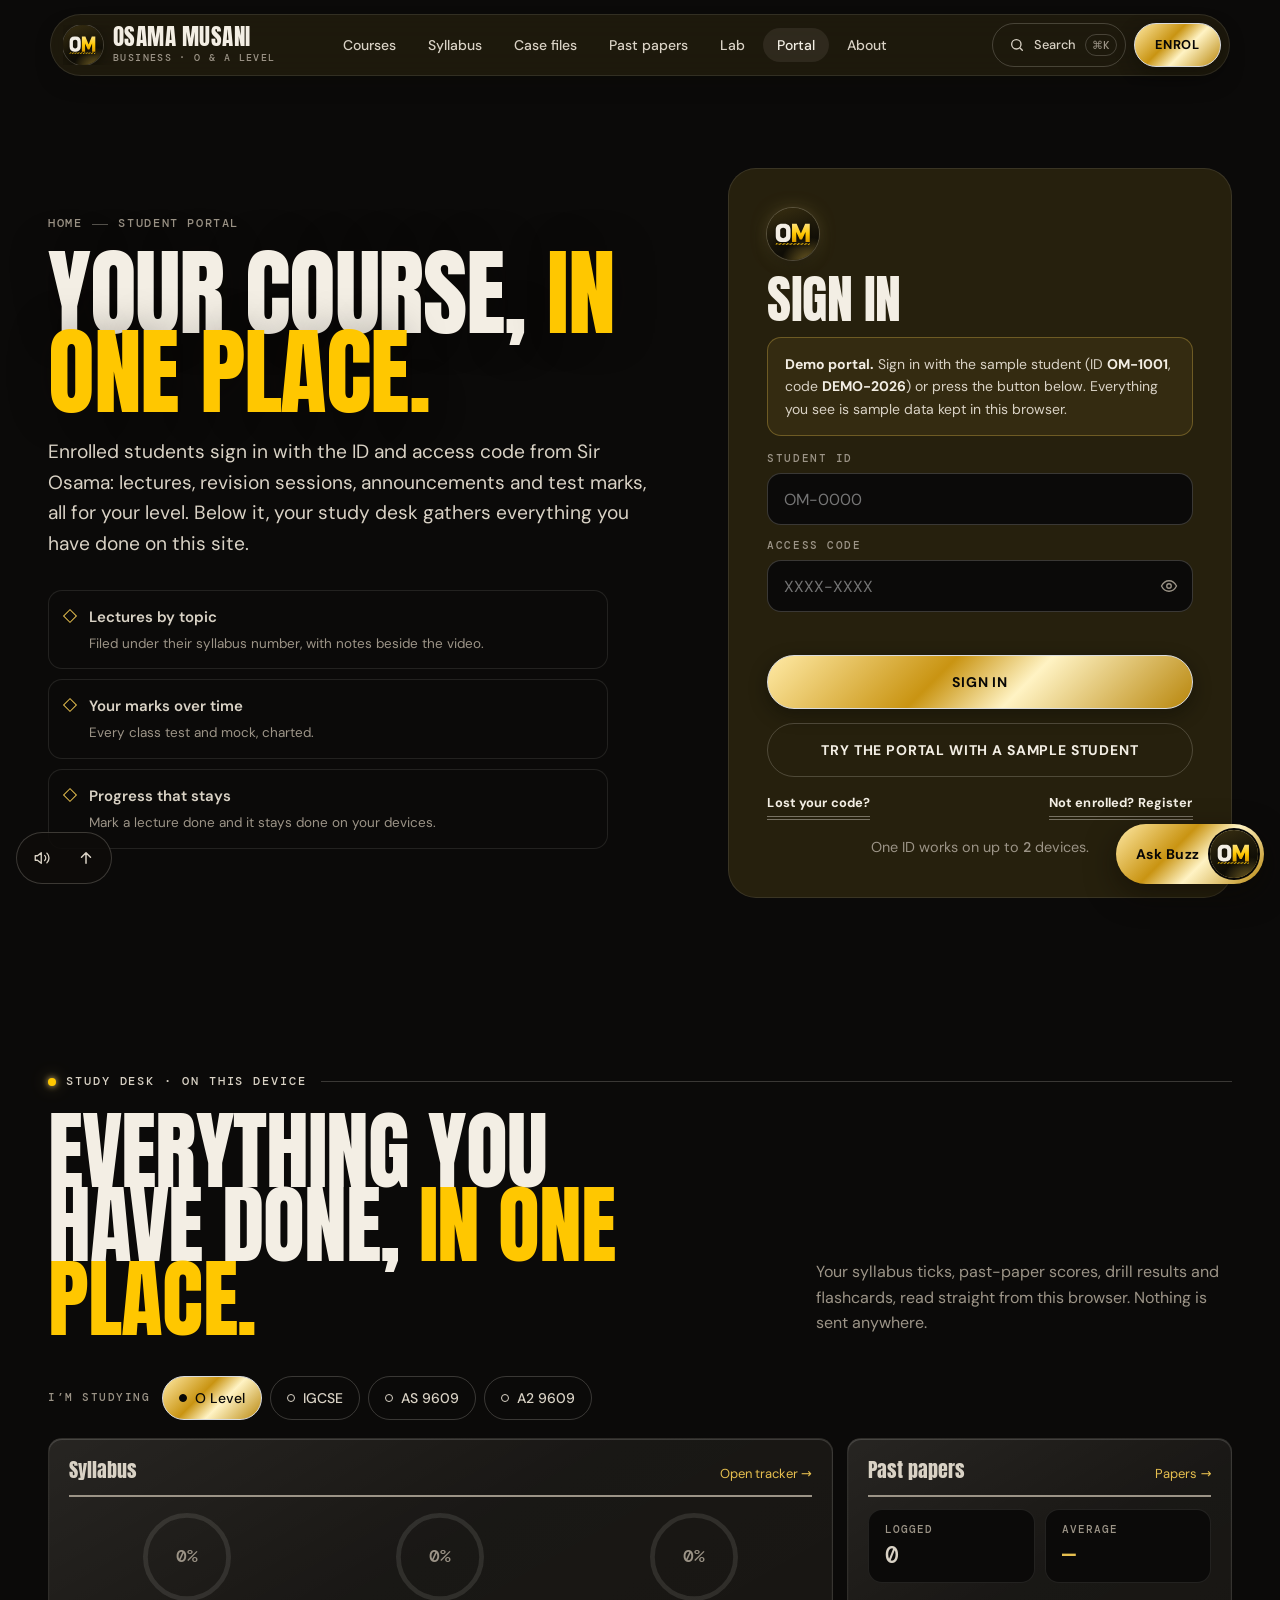
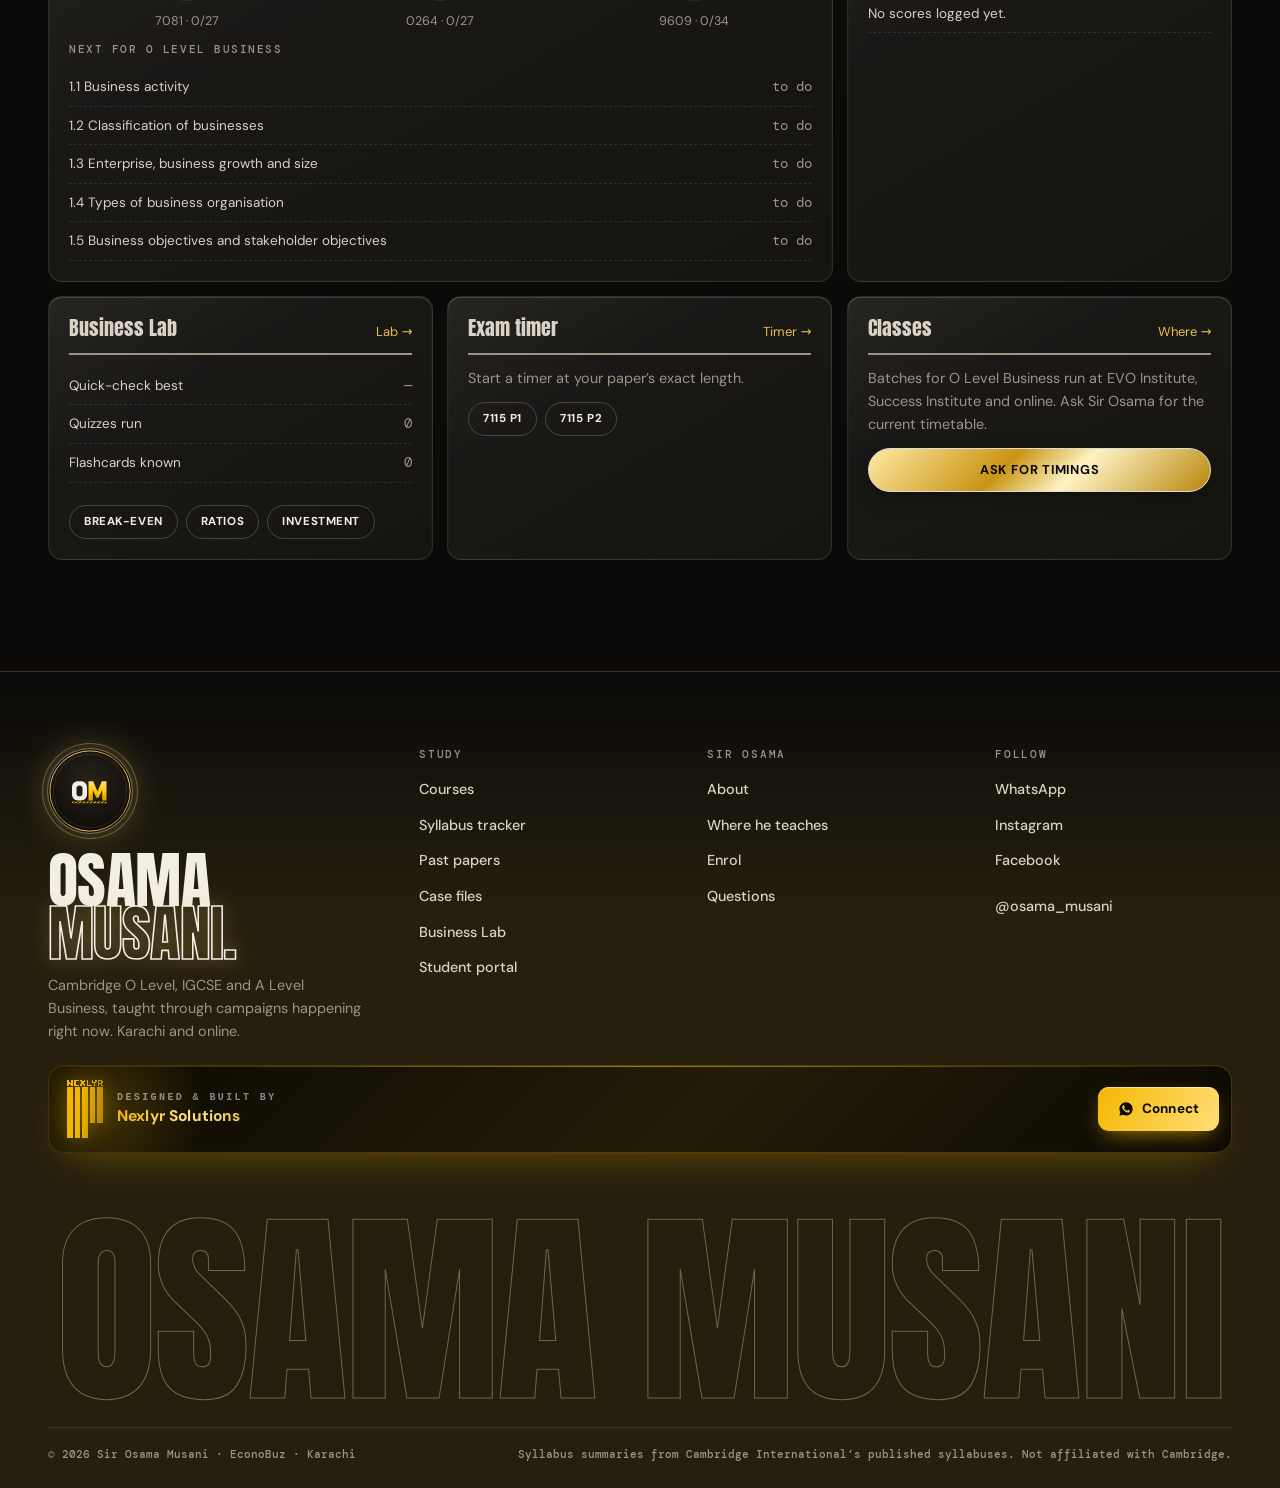
<file: portal.html>
<!doctype html><html lang="en" data-theme="dark"><head><meta charset="utf-8"><meta name="viewport" content="width=device-width,initial-scale=1,viewport-fit=cover"><title>Student portal · Sir Osama Musani Business</title><meta name="description" content="The student portal for Sir Osama Musani’s Business classes: lectures, announcements and marks."><meta name="robots" content="noindex"><meta name="theme-color" content="#0b0a09"><meta property="og:type" content="website"><meta property="og:site_name" content="Sir Osama Musani · Business"><meta property="og:title" content="Student portal · Sir Osama Musani Business"><meta property="og:description" content="The student portal for Sir Osama Musani’s Business classes: lectures, announcements and marks."><meta property="og:url" content="https://osama-musani.nexlyr.solutions/portal.html"><meta property="og:image" content="https://osama-musani.nexlyr.solutions/og.jpg"><meta property="og:image:width" content="1200"><meta property="og:image:height" content="630"><meta name="twitter:card" content="summary_large_image"><link rel="icon" type="image/svg+xml" href="favicon.svg"><link rel="apple-touch-icon" href="apple-touch-icon.png"><script>(function(){var d=document.documentElement;d.dataset.theme="dark";try{if(!sessionStorage.getItem("om-seen"))d.classList.add("ld-on");}catch(e){}})();</script><link rel="preload" href="assets/fonts/anton-latin-400-normal.woff2?v=912c3c9f" as="font" type="font/woff2" crossorigin><link rel="preload" href="assets/fonts/dm-sans-latin-400-normal.woff2?v=a220a328" as="font" type="font/woff2" crossorigin><link rel="stylesheet" href="assets/site.css?v=2de67554"><style>@layer base{.po-g{display:grid;grid-template-columns:minmax(0,1.1fr) minmax(0,.9fr);gap:clamp(24px,5vw,72px);align-items:center}
.po-feats{display:grid;gap:10px;margin-top:30px;max-width:560px}
.po-feats li{display:grid;grid-template-columns:auto 1fr;gap:4px 14px;padding:14px 16px;border-radius:10px;border:1px solid var(--line-w);background:color-mix(in srgb,var(--panel) 75%,transparent)}
.po-feats li::before{content:"";grid-row:span 2;width:10px;height:10px;margin-top:6px;border:1px solid var(--brass);transform:rotate(45deg)}
.po-feats b{font-weight:600;font-size:15px}
.po-feats span{font-size:13.5px;color:var(--ink-3)}
.po-auth{padding:clamp(24px,3vw,40px);display:grid;gap:16px}
.po-auth .seal{width:52px;height:52px}
.po-auth .seal b{font-size:23px}
.po-form{display:grid;gap:14px}
.pw{position:relative}
.pw input{padding-right:48px}
.eye{position:absolute;right:6px;top:50%;transform:translateY(-50%);width:36px;height:36px;display:grid;place-items:center;color:var(--ink-3);border-radius:8px}
.eye:hover{color:var(--brass)}
.eye svg{width:18px;height:18px}
.err{min-height:1.2em;font:500 12.5px/1.4 var(--f-mono);color:var(--bad)}
.po-auth-f{display:flex;flex-wrap:wrap;justify-content:space-between;gap:10px;font-size:14px}
.po-dev{text-align:center}
.po-dash{position:relative;padding:calc(var(--nav-h) + 40px) 0 20px}
.po-preview{margin-bottom:14px}
.po-top{display:flex;flex-wrap:wrap;align-items:center;justify-content:space-between;gap:16px;padding:18px 22px}
.po-who{display:flex;align-items:center;gap:14px}
.po-who .seal{width:50px;height:50px}
.po-who .h3{margin-top:6px}
.po-stats{display:flex;gap:0;border:1px solid var(--rule-2);border-radius:10px;overflow:hidden}
.po-stats>div{display:grid;justify-items:center;padding:8px 16px}
.po-stats>div+div{border-left:1px solid var(--rule)}
.po-stats b{font-size:1.3rem;font-weight:500}
.po-stats span{font-size:11px;color:var(--ink-3)}
.po-tabs{margin:16px 0}
.po-tabs i{font:normal 600 11px/1 var(--f-mono);margin-left:6px;color:var(--red)}
.po-tabs button[aria-pressed="true"] i{color:#7a1f15}
.po-pane{min-height:240px}
.lec-sec{margin-bottom:16px;border-radius:12px;border:1px solid var(--line-w);background:var(--glass);box-shadow:var(--hi);overflow:hidden;animation:tIn .5s var(--e-out) both}
.lec-h{display:flex;justify-content:space-between;align-items:center;gap:12px;padding:14px 18px;border-bottom:2px solid var(--ink-3)}
.lec-h b{font:500 1.2rem/1.1 var(--f-display)}
.lec-h span{font:500 11.5px/1 var(--f-mono);color:var(--ink-3)}
.lec{display:grid;grid-template-columns:auto 52px 1fr auto auto;gap:12px;align-items:center;padding:12px 18px;border-bottom:1px dashed var(--rule)}
.lec:last-child{border-bottom:0}
.lec .tk{width:24px;height:24px;border-radius:8px;border:1.5px solid var(--rule-3);display:grid;place-items:center;color:transparent;transition:all .25s}
.lec .tk.on{background:var(--green);border-color:var(--green);color:#03140c}
.lec .tk svg{width:14px;height:14px}
.lec .tp{font:500 12px/1 var(--f-mono);color:var(--brass)}
.lec .tt b{display:block;font-weight:600;font-size:14.5px}
.lec .tt small{font-size:12px;color:var(--ink-3)}
.lec.done .tt b{color:var(--ink-3)}
.ann{padding:18px 20px;border-radius:12px;border:1px solid var(--line-w);background:var(--glass);box-shadow:var(--hi);margin-bottom:12px;animation:tIn .5s var(--e-out) both}
.ann.pin{border-color:color-mix(in srgb,var(--brass) 45%,transparent)}
.ann-h{display:flex;justify-content:space-between;gap:12px;align-items:baseline}
.ann-h b{font:500 1.25rem/1.15 var(--f-display)}
.ann-h span{font:500 11.5px/1 var(--f-mono);color:var(--ink-3);white-space:nowrap}
.ann p{margin-top:8px;font-size:14.5px;color:var(--ink-2);white-space:pre-line}
.mk-g{display:grid;grid-template-columns:minmax(0,1fr) minmax(0,1fr);gap:16px;align-items:start}
.player{display:grid;gap:14px}
.player .frame{aspect-ratio:16/9;border-radius:10px;overflow:hidden;background:#000}
.player iframe,.player video{width:100%;height:100%;border:0;display:block}
.modal-box.wide{width:min(980px,100%)}
.desk-lv{display:flex;flex-wrap:wrap;align-items:center;gap:12px;margin-bottom:18px}
.desk{display:grid;grid-template-columns:repeat(3,minmax(0,1fr));gap:14px}
.dk{padding:20px;border-radius:14px;border:1px solid var(--line-w);background:var(--glass);box-shadow:var(--hi);-webkit-backdrop-filter:blur(12px);backdrop-filter:blur(12px);display:grid;gap:12px;align-content:start;animation:tIn .6s var(--e-out) both}
.dk.w2{grid-column:span 2}
.dk-h{display:flex;justify-content:space-between;align-items:baseline;gap:10px;padding-bottom:10px;border-bottom:2px solid var(--ink-3)}
.dk-h b{font:500 1.25rem/1.1 var(--f-display)}
.dk-h a{font-size:13px;color:var(--brass)}
.dk ul li{display:flex;justify-content:space-between;gap:10px;padding:8px 0;border-bottom:1px dashed var(--rule);font-size:13.5px}
.dk ul li span:last-child{font-family:var(--f-mono);color:var(--ink-3);white-space:nowrap}
.dk .rings{display:flex;gap:18px;justify-content:space-around}
.dk .rings>div{display:grid;justify-items:center;gap:6px;font-size:12.5px;color:var(--ink-3)}
.dk .ring-prog{width:96px;height:96px}
.dk .ring-prog b{font-size:1.1rem}
@media (max-width:1000px){.po-g,.mk-g{grid-template-columns:1fr}.desk{grid-template-columns:1fr 1fr}.dk.w2{grid-column:1/-1}}
@media (max-width:640px){.desk{grid-template-columns:1fr}.lec{grid-template-columns:auto 1fr auto;gap:10px}.lec .tp{display:none}.lec .ln{grid-column:2/-1}.po-stats{width:100%}.po-stats>div{flex:1}}}
</style></head><body data-page="portal"><a class="skip" href="#main">Skip to content</a><div class="bg-base" aria-hidden="true"></div><div class="aurora" aria-hidden="true"><i></i><i></i><i></i></div><canvas id="bg3d" aria-hidden="true"></canvas><div class="bg-veil" aria-hidden="true"></div><div class="grain" aria-hidden="true"></div><div class="ldx" aria-hidden="true"><div class="ldx-fill"><div class="ldx-grp"><div class="ldx-w">OSAMA<div class="ldx-gold"><img src="assets/img/osama-musani.webp?v=b2573896" alt="" decoding="async"><i class="ldx-shine"></i></div><i class="ldx-crest"></i></div><div class="ldx-s">O, IGCSE &amp; A Level Business &middot; Karachi</div></div></div><div class="ldx-ink"><div class="ldx-grp"><div class="ldx-w"><span class="ldx-i"><i>O</i></span><span><i>S</i></span><span><i>A</i></span><span><i>M</i></span><span><i>A</i></span></div><div class="ldx-s"><span>O, IGCSE &amp; A Level Business &middot; Karachi</span></div></div></div><div class="ldx-m ldx-tl"><img src="assets/img/om-mark.svg?v=88080bf9" alt="" width="195" height="122"><span>Sir Osama Musani</span></div><div class="ldx-m ldx-tr">EconoBuz &middot; Case file 001</div><div class="ldx-m ldx-bl"><b id="ldN">000</b><span>Opening the case file</span></div><div class="ldx-m ldx-br">O Level 7115 / 7081 &middot; IGCSE 0450 / 0264<br>AS &amp; A Level 9609</div></div><div class="pt" aria-hidden="true"><div class="pt-bg"></div><div class="pt-in"><span class="pt-f"></span><div class="pt-w"></div></div><i class="pt-line"></i></div><i class="sprog" aria-hidden="true"></i><header class="nav"><a class="brand" href="index.html" aria-label="Sir Osama Musani, home"><span class="seal" aria-hidden="true"><img src="assets/img/om-mark.svg?v=88080bf9" alt="" width="195" height="122" decoding="async"></span><span class="brand-t"><b>Osama Musani</b><span>Business · O &amp; A Level</span></span></a><nav class="nav-links" aria-label="Main"><a href="courses.html">Courses</a><a href="syllabus.html">Syllabus</a><a href="cases.html">Case files</a><a href="past-papers.html">Past papers</a><a href="lab.html">Lab</a><a href="portal.html" aria-current="page">Portal</a><a href="about.html">About</a></nav><div class="nav-r"><button class="nav-search" type="button" data-cmdk aria-label="Search the site"><svg viewBox="0 0 24 24" fill="none" stroke="currentColor" stroke-width="2" stroke-linecap="round"><circle cx="11" cy="11" r="7"/><path d="m20 20-3.5-3.5"/></svg><span>Search</span><kbd>⌘K</kbd></button><a class="btn btn-pri btn-sm btn-enrol" href="contact.html#enrol">Enrol</a><button class="burger" type="button" aria-label="Menu" aria-expanded="false" aria-controls="menu"><span></span><span></span></button></div></header><div class="menu" id="menu" aria-hidden="true"><nav aria-label="Mobile"><a href="index.html"><small>01</small>Home<i>f.01</i></a><a href="courses.html"><small>02</small>Courses<i>f.02</i></a><a href="syllabus.html"><small>03</small>Syllabus<i>f.03</i></a><a href="cases.html"><small>04</small>Case files<i>f.04</i></a><a href="past-papers.html"><small>05</small>Past papers<i>f.05</i></a><a href="lab.html"><small>06</small>Lab<i>f.06</i></a><a href="portal.html" aria-current="page"><small>07</small>Portal<i>f.07</i></a><a href="about.html"><small>08</small>About<i>f.08</i></a><a href="contact.html"><small>09</small>Contact<i>f.09</i></a></nav><div class="menu-foot"><a class="btn btn-pri" data-wa="Assalam o Alaikum Sir, I would like to enrol in Business with Sir Osama Musani." href="contact.html#enrol" target="_blank" rel="noopener">WhatsApp</a><a class="btn btn-sm mf-portal" href="portal.html">Student portal</a><button class="btn btn-sm" type="button" data-sound-toggle>Sound</button></div></div><main id="main"><section class="phero po-hero" data-shape="sphere" data-shape-x=".5" data-shape-y=".0" data-shape-s=".75" data-shape-a=".55" data-shape-spin=".08" data-shape-my="-.5" data-shape-ms=".4" data-shape-ma=".22">
  <div class="wrap po-g">
    <div class="po-copy">
      <nav class="crumbs" aria-label="Breadcrumb"><a href="index.html">Home</a><i></i><span>Student portal</span></nav>
      <h1 class="display" data-split>Your course, <em>in one place.</em></h1>
      <p class="lede" data-rv>Enrolled students sign in with the ID and access code from Sir Osama: lectures, revision sessions, announcements and test marks, all for your level. Below it, your study desk gathers everything you have done on this site.</p>
      <ul class="po-feats" data-rv>
        <li><b>Lectures by topic</b><span>Filed under their syllabus number, with notes beside the video.</span></li>
        <li><b>Your marks over time</b><span>Every class test and mock, charted.</span></li>
        <li><b>Progress that stays</b><span>Mark a lecture done and it stays done on your devices.</span></li>
      </ul>
    </div>
    <div class="po-auth card" id="auth" data-rv="scale">
      <span class="edge" aria-hidden="true"></span>
      <span class="seal" aria-hidden="true"><img src="assets/img/om-mark.svg?v=88080bf9" alt="" width="195" height="122" decoding="async"></span>
      <h2 class="title-sm">Sign in</h2>
      <div class="notice" id="authNote" hidden></div>
      <form id="loginF" class="po-form" autocomplete="on" novalidate>
        <div class="field"><label for="sid">Student ID</label><input id="sid" name="username" autocomplete="username" placeholder="OM-0000" autocapitalize="characters" spellcheck="false"></div>
        <div class="field"><label for="scode">Access code</label><div class="pw"><input id="scode" name="password" type="password" autocomplete="current-password" placeholder="XXXX-XXXX" autocapitalize="characters" spellcheck="false"><button type="button" class="eye" aria-label="Show code" id="eye"><svg viewBox="0 0 24 24" fill="none" stroke="currentColor" stroke-width="1.8"><path d="M2 12s3.5-7 10-7 10 7 10 7-3.5 7-10 7S2 12 2 12z"/><circle cx="12" cy="12" r="3"/></svg></button></div></div>
        <p class="err" id="loginErr" role="alert"></p>
        <button class="btn btn-pri btn-block" type="submit" id="loginB">Sign in</button>
        <button class="btn btn-block" type="button" id="demoB" hidden>Try the portal with a sample student</button>
      </form>
      <div class="po-auth-f"><a class="link" data-wa="Assalam o Alaikum Sir, I am enrolled in your Business classes and need my portal ID / access code." href="contact.html" target="_blank" rel="noopener">Lost your code?</a><a class="link" href="contact.html#enrol">Not enrolled? Register</a></div>
      <p class="small muted po-dev">One ID works on up to <b class="num" data-max-dev>2</b> devices.</p>
    </div>
  </div>
</section>

<!-- signed-in dashboard -->
<section class="po-dash" id="dash" hidden data-shape="wave" data-shape-a=".3">
  <div class="wrap">
    <div class="po-preview notice" id="prevBanner" hidden><svg viewBox="0 0 24 24" fill="none" stroke="currentColor" stroke-width="2"><circle cx="12" cy="12" r="9"/><path d="M12 8v5M12 16h.01"/></svg><p><b>Demo portal.</b> This is sample data stored only in this browser, to show how the portal works. Nothing here is a real student, lecture or mark.</p></div>
    <header class="po-top card">
      <div class="po-who"><span class="seal" aria-hidden="true"><b id="whoI">S</b></span><div><span class="folio" id="whoL">Level</span><h2 class="h3" id="whoN">Welcome</h2></div></div>
      <div class="po-stats"><div><b class="num" id="stDone">0</b><span>lectures done</span></div><div><b class="num" id="stLeft">0</b><span>to watch</span></div><div><b class="num" id="stAvg">&mdash;</b><span>test average</span></div></div>
      <button class="btn btn-sm" type="button" id="outB">Sign out</button>
    </header>
    <div class="po-tabs seg" id="poTabs" role="tablist"><button type="button" data-v="lec" aria-pressed="true">Lectures</button><button type="button" data-v="ws" aria-pressed="false">Revision</button><button type="button" data-v="ann" aria-pressed="false">Announcements <i id="annN"></i></button><button type="button" data-v="mk" aria-pressed="false">Marks</button></div>
    <div class="po-pane" id="pane"></div>
  </div>
</section>

<!-- study desk (on this device) -->
<section class="sec po-desk" id="desk" data-shape="coin" data-shape-x=".55" data-shape-a=".4" data-shape-spin=".05" data-shape-my=".5" data-shape-ms=".38">
  <div class="wrap">
    <div class="sec-head">
      <div class="meta"><span class="folio">Study desk &middot; on this device</span><span class="hair"></span></div>
      <h2 class="title" data-split>Everything you have done, <em>in one place.</em></h2>
      <p class="lede" data-rv>Your syllabus ticks, past-paper scores, drill results and flashcards, read straight from this browser. Nothing is sent anywhere.</p>
    </div>
    <div class="desk-lv" data-rv><span class="lbl">I&rsquo;m studying</span><div class="seg" id="lvSeg"><button type="button" data-v="7081">O Level</button><button type="button" data-v="0264">IGCSE</button><button type="button" data-v="9609-AS">AS 9609</button><button type="button" data-v="9609-A2">A2 9609</button></div></div>
    <div class="desk" id="deskG"></div>
  </div>
</section>
</main><footer class="foot"><div class="wrap"><div class="foot-top"><div><img class="foot-logo" src="assets/img/om-logo.svg?v=1a003650" alt="Sir Osama Musani, O, IGCSE &amp; A Level Business" width="448" height="448" loading="lazy" decoding="async"><p class="foot-word">Osama<span>Musani.</span></p><p class="small" style="margin-top:14px;max-width:36ch">Cambridge O Level, IGCSE and A Level Business, taught through campaigns happening right now. Karachi and online.</p></div><div><h4>Study</h4><ul><li><a href="courses.html">Courses</a></li><li><a href="syllabus.html">Syllabus tracker</a></li><li><a href="past-papers.html">Past papers</a></li><li><a href="cases.html">Case files</a></li><li><a href="lab.html">Business Lab</a></li><li><a href="portal.html">Student portal</a></li></ul></div><div><h4>Sir Osama</h4><ul><li><a href="about.html">About</a></li><li><a href="about.html#where">Where he teaches</a></li><li><a href="contact.html#enrol">Enrol</a></li><li><a href="contact.html#faq">Questions</a></li></ul></div><div><h4>Follow</h4><ul><li><a data-wa="Assalam o Alaikum" href="contact.html">WhatsApp</a></li><li><a data-href="instagram" href="#">Instagram</a></li><li><a data-href="facebook" href="#">Facebook</a></li><li><a data-href="youtube" href="#">YouTube</a></li><li><a data-href="instagram2" href="#">@osama_musani</a></li><li><a data-href="linkedin" href="#">LinkedIn</a></li></ul></div></div><div class="nxb">
      <a class="nxb__id" href="https://nexlyr.solutions/" target="_blank" rel="noopener"
         aria-label="Nexlyr Solutions — the studio that designed and built this site">
        <span class="nxb__mk" aria-hidden="true"><svg viewBox="0 0 631 1011" xmlns="http://www.w3.org/2000/svg" shape-rendering="crispEdges" role="img" aria-label="Nexlyr Solutions logo"><defs><linearGradient id="nxbLogoG" gradientUnits="userSpaceOnUse" x1="277.4" y1="43.9" x2="724.3" y2="114.7"><stop offset="0" stop-color="#f4b701"/><stop offset="1" stop-color="#b38601"/></linearGradient></defs><g fill="url(#nxbLogoG)"><rect x="2.5" y="1" width="27.2" height="6.8"/><rect x="70.5" y="1" width="27.2" height="6.8"/><rect x="124.9" y="1" width="88.4" height="6.8"/><rect x="233.7" y="1" width="27.2" height="6.8"/><rect x="294.9" y="1" width="27.2" height="6.8"/><rect x="342.5" y="1" width="27.2" height="6.8"/><rect x="430.9" y="1" width="27.2" height="6.8"/><rect x="492.1" y="1" width="27.2" height="6.8"/><rect x="539.7" y="1" width="74.8" height="6.8"/><rect x="2.5" y="7.8" width="34" height="6.8"/><rect x="70.5" y="7.8" width="27.2" height="6.8"/><rect x="124.9" y="7.8" width="88.4" height="6.8"/><rect x="233.7" y="7.8" width="27.2" height="6.8"/><rect x="294.9" y="7.8" width="27.2" height="6.8"/><rect x="342.5" y="7.8" width="27.2" height="6.8"/><rect x="430.9" y="7.8" width="27.2" height="6.8"/><rect x="492.1" y="7.8" width="27.2" height="6.8"/><rect x="539.7" y="7.8" width="81.6" height="6.8"/><rect x="2.5" y="14.6" width="34" height="6.8"/><rect x="70.5" y="14.6" width="27.2" height="6.8"/><rect x="124.9" y="14.6" width="27.2" height="6.8"/><rect x="233.7" y="14.6" width="34" height="6.8"/><rect x="288.1" y="14.6" width="34" height="6.8"/><rect x="342.5" y="14.6" width="27.2" height="6.8"/><rect x="430.9" y="14.6" width="27.2" height="6.8"/><rect x="492.1" y="14.6" width="27.2" height="6.8"/><rect x="539.7" y="14.6" width="27.2" height="6.8"/><rect x="600.9" y="14.6" width="27.2" height="6.8"/><rect x="2.5" y="21.4" width="40.8" height="6.8"/><rect x="70.5" y="21.4" width="27.2" height="6.8"/><rect x="124.9" y="21.4" width="27.2" height="6.8"/><rect x="240.5" y="21.4" width="34" height="6.8"/><rect x="281.3" y="21.4" width="34" height="6.8"/><rect x="342.5" y="21.4" width="27.2" height="6.8"/><rect x="430.9" y="21.4" width="27.2" height="6.8"/><rect x="492.1" y="21.4" width="27.2" height="6.8"/><rect x="539.7" y="21.4" width="27.2" height="6.8"/><rect x="600.9" y="21.4" width="27.2" height="6.8"/><rect x="2.5" y="28.2" width="47.6" height="6.8"/><rect x="70.5" y="28.2" width="27.2" height="6.8"/><rect x="124.9" y="28.2" width="27.2" height="6.8"/><rect x="247.3" y="28.2" width="61.2" height="6.8"/><rect x="342.5" y="28.2" width="27.2" height="6.8"/><rect x="437.7" y="28.2" width="27.2" height="6.8"/><rect x="485.3" y="28.2" width="27.2" height="6.8"/><rect x="539.7" y="28.2" width="27.2" height="6.8"/><rect x="600.9" y="28.2" width="27.2" height="6.8"/><rect x="2.5" y="35" width="54.4" height="6.8"/><rect x="70.5" y="35" width="27.2" height="6.8"/><rect x="124.9" y="35" width="27.2" height="6.8"/><rect x="254.1" y="35" width="47.6" height="6.8"/><rect x="342.5" y="35" width="27.2" height="6.8"/><rect x="444.5" y="35" width="27.2" height="6.8"/><rect x="478.5" y="35" width="27.2" height="6.8"/><rect x="539.7" y="35" width="27.2" height="6.8"/><rect x="600.9" y="35" width="27.2" height="6.8"/><rect x="2.5" y="41.8" width="27.2" height="6.8"/><rect x="36.5" y="41.8" width="27.2" height="6.8"/><rect x="70.5" y="41.8" width="27.2" height="6.8"/><rect x="124.9" y="41.8" width="81.6" height="6.8"/><rect x="260.9" y="41.8" width="34" height="6.8"/><rect x="342.5" y="41.8" width="27.2" height="6.8"/><rect x="451.3" y="41.8" width="47.6" height="6.8"/><rect x="539.7" y="41.8" width="27.2" height="6.8"/><rect x="600.9" y="41.8" width="27.2" height="6.8"/><rect x="2.5" y="48.6" width="27.2" height="6.8"/><rect x="36.5" y="48.6" width="27.2" height="6.8"/><rect x="70.5" y="48.6" width="27.2" height="6.8"/><rect x="124.9" y="48.6" width="81.6" height="6.8"/><rect x="260.9" y="48.6" width="34" height="6.8"/><rect x="342.5" y="48.6" width="27.2" height="6.8"/><rect x="458.1" y="48.6" width="34" height="6.8"/><rect x="539.7" y="48.6" width="27.2" height="6.8"/><rect x="600.9" y="48.6" width="27.2" height="6.8"/><rect x="2.5" y="55.4" width="27.2" height="6.8"/><rect x="43.3" y="55.4" width="54.4" height="6.8"/><rect x="124.9" y="55.4" width="27.2" height="6.8"/><rect x="254.1" y="55.4" width="47.6" height="6.8"/><rect x="342.5" y="55.4" width="27.2" height="6.8"/><rect x="464.9" y="55.4" width="27.2" height="6.8"/><rect x="539.7" y="55.4" width="81.6" height="6.8"/><rect x="2.5" y="62.2" width="27.2" height="6.8"/><rect x="43.3" y="62.2" width="54.4" height="6.8"/><rect x="124.9" y="62.2" width="27.2" height="6.8"/><rect x="247.3" y="62.2" width="61.2" height="6.8"/><rect x="342.5" y="62.2" width="27.2" height="6.8"/><rect x="464.9" y="62.2" width="27.2" height="6.8"/><rect x="539.7" y="62.2" width="74.8" height="6.8"/><rect x="2.5" y="69" width="27.2" height="6.8"/><rect x="50.1" y="69" width="47.6" height="6.8"/><rect x="124.9" y="69" width="27.2" height="6.8"/><rect x="240.5" y="69" width="34" height="6.8"/><rect x="281.3" y="69" width="34" height="6.8"/><rect x="342.5" y="69" width="27.2" height="6.8"/><rect x="464.9" y="69" width="27.2" height="6.8"/><rect x="539.7" y="69" width="27.2" height="6.8"/><rect x="580.5" y="69" width="34" height="6.8"/><rect x="2.5" y="75.8" width="27.2" height="6.8"/><rect x="56.9" y="75.8" width="40.8" height="6.8"/><rect x="124.9" y="75.8" width="27.2" height="6.8"/><rect x="233.7" y="75.8" width="34" height="6.8"/><rect x="288.1" y="75.8" width="34" height="6.8"/><rect x="342.5" y="75.8" width="27.2" height="6.8"/><rect x="464.9" y="75.8" width="27.2" height="6.8"/><rect x="539.7" y="75.8" width="27.2" height="6.8"/><rect x="587.3" y="75.8" width="34" height="6.8"/><rect x="2.5" y="82.6" width="27.2" height="6.8"/><rect x="63.7" y="82.6" width="34" height="6.8"/><rect x="124.9" y="82.6" width="88.4" height="6.8"/><rect x="233.7" y="82.6" width="27.2" height="6.8"/><rect x="294.9" y="82.6" width="27.2" height="6.8"/><rect x="342.5" y="82.6" width="88.4" height="6.8"/><rect x="464.9" y="82.6" width="27.2" height="6.8"/><rect x="539.7" y="82.6" width="27.2" height="6.8"/><rect x="594.1" y="82.6" width="34" height="6.8"/><rect x="2.5" y="89.4" width="27.2" height="6.8"/><rect x="70.5" y="89.4" width="27.2" height="6.8"/><rect x="124.9" y="89.4" width="88.4" height="6.8"/><rect x="233.7" y="89.4" width="27.2" height="6.8"/><rect x="294.9" y="89.4" width="27.2" height="6.8"/><rect x="342.5" y="89.4" width="88.4" height="6.8"/><rect x="464.9" y="89.4" width="27.2" height="6.8"/><rect x="539.7" y="89.4" width="27.2" height="6.8"/><rect x="600.9" y="89.4" width="27.2" height="6.8"/><rect x="0" y="128" width="98.5" height="883"/><rect x="133.25" y="128" width="98.5" height="883"/><rect x="266.5" y="128" width="98.5" height="883"/><rect x="399.75" y="128" width="98.5" height="630"/><rect x="533" y="128" width="98.5" height="630"/></g></svg></span>
        <span class="nxb__tx"><span class="nxb__kk">Designed &amp; built by</span><span class="nxb__nm">Nexlyr Solutions</span></span>
      </a>
      <a class="nxb__go" target="_blank" rel="noopener"
         href="https://wa.me/923053687680?text=Hi%20Nexlyr%21%20I%20saw%20Sir%20Osama%20Musani%27s%20website%20and%20I%27d%20like%20a%20site%20like%20it."
         aria-label="Connect with Nexlyr Solutions on WhatsApp">
        <svg viewBox="0 0 24 24" fill="currentColor" aria-hidden="true"><path d="M12.04 2C6.58 2 2.14 6.44 2.14 11.9c0 1.75.46 3.45 1.32 4.95L2.05 22l5.28-1.38a9.86 9.86 0 0 0 4.71 1.2c5.46 0 9.9-4.44 9.9-9.9S17.5 2 12.04 2zm5.8 14.06c-.24.68-1.4 1.3-1.94 1.35-.5.05-1.13.07-1.82-.11-.42-.13-.96-.31-1.65-.61-2.9-1.25-4.8-4.17-4.95-4.37-.14-.2-1.18-1.57-1.18-3s.75-2.13 1.02-2.42c.26-.29.58-.36.77-.36l.55.01c.18.01.42-.07.65.5.24.58.82 2 .89 2.14.07.15.12.32.02.51-.09.2-.14.32-.28.49l-.42.49c-.14.14-.28.29-.12.57.16.29.72 1.18 1.54 1.91 1.06.94 1.95 1.23 2.23 1.37.28.15.44.12.6-.07.17-.2.7-.81.88-1.09.19-.29.37-.24.63-.14.25.09 1.62.76 1.9.9.28.15.46.22.53.34.07.12.07.68-.17 1.34z"/></svg>
        Connect
      </a>
    </div><div class="foot-mark" aria-hidden="true"><div class="fm-o">OSAMA MUSANI</div><div class="fm-f">OSAMA MUSANI</div></div><div class="foot-meta"><span>© <span data-year>2026</span> Sir Osama Musani · EconoBuz · Karachi</span><span>Syllabus summaries from Cambridge International’s published syllabuses. Not affiliated with Cambridge.</span></div></div></footer><div class="dock" role="toolbar" aria-label="Display"><button type="button" data-sound-btn aria-label="Sound"></button><button type="button" data-top-btn aria-label="Back to top"><svg class="ring" viewBox="0 0 34 34" aria-hidden="true"><circle cx="17" cy="17" r="16"/></svg><svg viewBox="0 0 24 24" fill="none" stroke="currentColor" stroke-width="2" stroke-linecap="round" stroke-linejoin="round"><path d="M12 19V5M6 11l6-6 6 6"/></svg></button></div><button class="fab" type="button" aria-controls="bot" aria-expanded="false"><span class="seal" aria-hidden="true"><img src="assets/img/om-mark.svg?v=88080bf9" alt="" width="195" height="122" decoding="async"></span><span class="t">Ask Buzz</span></button><nav class="mbar" aria-label="Quick actions"><button class="mb-ask" type="button" data-ask><span class="seal" aria-hidden="true"><img src="assets/img/om-mark.svg?v=88080bf9" alt="" width="195" height="122" decoding="async"></span><span class="mb-t"><small>Ask</small><b>Buzz</b></span></button><a class="btn btn-pri mb-enrol" data-wa="Assalam o Alaikum Sir, I would like to enrol in Business classes with Sir Osama Musani." href="contact.html#enrol" target="_blank" rel="noopener">Enrol <svg class="ic" viewBox="0 0 24 24" fill="currentColor"><path d="M12 2a10 10 0 0 0-8.6 15.1L2 22l5-1.3A10 10 0 1 0 12 2zm5.3 14.1c-.2.6-1.3 1.2-1.8 1.2-.5.1-1 .2-3.3-.7-2.8-1.1-4.6-4-4.7-4.2-.1-.2-1.1-1.5-1.1-2.9s.7-2 1-2.3c.3-.3.6-.3.8-.3h.6c.2 0 .4 0 .6.5l.8 2c.1.2.1.4 0 .5l-.4.6-.4.4c-.1.1-.3.3-.1.6.2.3.8 1.3 1.7 2.1 1.2 1 2.1 1.3 2.4 1.5.3.1.5.1.6-.1l.8-1c.2-.3.4-.2.6-.1l1.9.9c.3.1.5.2.5.3.1.2.1.7-.1 1.3z"/></svg></a><button class="mb-ic" type="button" data-cmdk aria-label="Search the site"><svg viewBox="0 0 24 24" fill="none" stroke="currentColor" stroke-width="2" stroke-linecap="round"><circle cx="11" cy="11" r="7"/><path d="m20 20-3.5-3.5"/></svg></button></nav><div class="bot" id="bot" role="dialog" aria-label="Ask Buzz" aria-hidden="true"><div class="bot-h"><span class="seal" aria-hidden="true"><img src="assets/img/om-mark.svg?v=88080bf9" alt="" width="195" height="122" decoding="async"></span><div><b>Buzz</b><small><i></i>Help desk · answers instantly</small></div><button class="xbtn" type="button" aria-label="Close">×</button></div><div class="bot-log" aria-live="polite"></div><div class="bot-chips"><button class="chip" type="button">Fees and timings</button><button class="chip" type="button" data-q="Where does he teach?">Where he teaches</button><button class="chip" type="button" data-q="Are classes online or on-site?">Online or on-site?</button><button class="chip" type="button" data-q="How long is 9609 paper 1?">9609 Paper 1 length</button><button class="chip" type="button" data-q="break-even formula">Break-even formula</button><button class="chip" type="button" data-q="What is opportunity cost">Opportunity cost?</button><button class="chip" type="button" data-q="Herzberg">Herzberg</button></div><form class="bot-f" autocomplete="off"><input type="text" placeholder="Ask about classes, a topic or a formula…" aria-label="Your question"><button type="submit" aria-label="Send"><svg viewBox="0 0 24 24" fill="none" stroke="currentColor" stroke-width="2" stroke-linecap="round" stroke-linejoin="round"><path d="M5 12h14M13 6l6 6-6 6"/></svg></button></form></div><div class="cmdk" id="cmdk" role="dialog" aria-modal="true" aria-label="Search" aria-hidden="true"><div class="scrim"></div><div class="cmdk-box"><div class="cmdk-in"><svg viewBox="0 0 24 24" fill="none" stroke="currentColor" stroke-width="2" stroke-linecap="round"><circle cx="11" cy="11" r="7"/><path d="m20 20-3.5-3.5"/></svg><input id="cmdkIn" placeholder="Jump to a page, topic, tool or action…" autocomplete="off" aria-label="Search"><kbd>esc</kbd></div><div class="cmdk-list" id="cmdkList" role="listbox"></div><div class="cmdk-foot"><span>↑↓ move</span><span>↵ open</span><span>/ or ⌘K</span></div></div></div><div class="modal" id="modal" aria-hidden="true"><div class="scrim" data-close></div><div class="modal-box" role="dialog" aria-modal="true"><button class="xbtn" type="button" data-close aria-label="Close">×</button><div id="modalBody"></div></div></div><div class="cursor" aria-hidden="true"><i class="c-dot"></i><i class="c-ring"></i></div><script src="assets/vendor/gsap.min.js?v=47da594c"></script><script src="assets/vendor/ScrollTrigger.min.js?v=ba1fa78e"></script><script src="assets/vendor/lenis.min.js?v=79e3a064"></script><script>window.RA_THREE="assets/vendor/three.min.js?v=eb854986"</script><script src="config.js?v=3f49d761"></script><script src="assets/db.js?v=04439356"></script><script src="assets/app.js?v=596770b4"></script><script>RA.page(function () {
const { $, $$, esc, store, Snd, toast, C } = RA, D = RA.DATA, DB = RA.DB, LV = RA.LEVELS;
const ERR = { bad_credentials: 'That ID and access code don’t match.', locked: 'Too many attempts. Try again in 10 minutes.', inactive: 'This ID is switched off. Contact Sir Osama.', expired: 'This ID has expired. Contact Sir Osama to renew it.', device_limit: 'This ID is already signed in on ' + (C.MAX_DEVICES || 2) + ' devices. Ask the team to reset your devices.', session: 'Your session ended. Sign in again.' };
const TICK = '<svg viewBox="0 0 24 24" fill="none" stroke="currentColor" stroke-width="3"><path d="M5 12l5 5 9-10"/></svg>';
let sess = store.get('om-sess', null), data = null, tab = 'lec';
$$('[data-max-dev]').forEach(e => e.textContent = C.MAX_DEVICES || 2);

/* ---------- auth card state */
(function () {
  const note = $('#authNote');
  if (!DB) { note.hidden = false; note.innerHTML = '<p><b>Sign-in is not switched on yet.</b> It opens as soon as Sir Osama issues student IDs. Your study desk below already works.</p>'; $$('#loginF input,#loginB').forEach(x => x.disabled = true); }
  else if (DB.mode === 'preview') { note.hidden = false; note.innerHTML = '<p><b>Demo portal.</b> Sign in with the sample student (ID <b>OM-1001</b>, code <b>DEMO-2026</b>) or press the button below. Everything you see is sample data kept in this browser.</p>'; $('#demoB').hidden = false; }
})();
$('#eye').addEventListener('click', () => { const i = $('#scode'); i.type = i.type === 'password' ? 'text' : 'password'; });
$('#demoB').addEventListener('click', () => { $('#sid').value = 'OM-1001'; $('#scode').value = 'DEMO-2026'; $('#loginF').requestSubmit(); });
$('#loginF').addEventListener('submit', async e => {
  e.preventDefault(); if (!DB) return;
  const id = $('#sid').value.trim(), code = $('#scode').value.trim(), err = $('#loginErr');
  $$('#loginF [aria-invalid]').forEach(x => x.removeAttribute('aria-invalid'));
  if (!/^OM-?\d{3,6}$/i.test(id)) { $('#sid').setAttribute('aria-invalid', 'true'); err.textContent = 'Student IDs look like OM-1001.'; Snd.err(); return; }
  if (code.replace(/[^a-z0-9]/gi, '').length < 6) { $('#scode').setAttribute('aria-invalid', 'true'); err.textContent = 'Enter the access code you were given.'; Snd.err(); return; }
  const b = $('#loginB'); b.disabled = true; b.textContent = 'Signing in…'; err.textContent = '';
  try {
    const r = await DB.login(id.toUpperCase().replace(/^RA-?/, 'RA-'), code);
    if (!r || !r.ok) { err.textContent = ERR[(r && r.error)] || 'Sign-in failed. Try again.'; Snd.err(); return; }
    sess = { token: r.token, id: r.student_id, name: r.name, level: r.level, mode: DB.mode }; store.set('om-sess', sess);
    Snd.chime(); await load(true);
  } catch (x) { err.textContent = 'Could not reach the portal. Check your connection.'; Snd.err(); }
  finally { b.disabled = false; b.textContent = 'Sign in'; }
});

/* ---------- dashboard */
async function load(fresh) {
  if (!sess || !DB || sess.mode !== DB.mode) { if (sess && DB && sess.mode !== DB.mode) { store.del('om-sess'); sess = null; } return; }
  try { data = await DB.home(sess.token); } catch (e) { toast('Could not load your course.'); return; }
  if (!data || !data.ok) { store.del('om-sess'); sess = null; $('#loginErr').textContent = ERR.session; return; }
  $('.po-hero').hidden = true; $('#dash').hidden = false; $('#prevBanner').hidden = DB.mode !== 'preview';
  $('#whoI').textContent = (data.name || 'S').trim()[0].toUpperCase(); $('#whoN').textContent = 'Assalam o Alaikum, ' + data.name.split(' ')[0]; $('#whoL').textContent = (LV[data.level] || data.level) + ' · ' + (data.student_id || sess.id);
  if (!store.get('om-level', null)) { store.set('om-level', data.level); desk(); }
  stats(); paint();
  if (fresh) { RA.go(0, 0); RA.BG && RA.BG.pulse(); }
  if (window.ScrollTrigger) setTimeout(() => ScrollTrigger.refresh(), 200);
}
function stats() {
  const lec = data.lectures.filter(l => l.has_video), done = data.lectures.filter(l => data.done.includes(l.id)).length;
  $('#stDone').textContent = done; $('#stLeft').textContent = Math.max(0, lec.length - lec.filter(l => data.done.includes(l.id)).length);
  const m = data.marks || []; $('#stAvg').textContent = m.length ? Math.round(m.reduce((s, x) => s + x.score / x.out_of, 0) / m.length * 100) + '%' : '—';
  $('#annN').textContent = (data.announcements || []).length || '';
}
function topicName(t) {
  if (!t) return null; const code = data.level.slice(0, 4);
  const sec = D.SYL[code].sections.find(s => s.topics.some(x => x.n === t)); const tp = sec && sec.topics.find(x => x.n === t);
  return tp ? tp.t : null;
}
function lectures(kind) {
  const L = data.lectures.filter(l => kind === 'ws' ? l.kind === 'workshop' : l.kind !== 'workshop');
  if (!L.length) return '<div class="empty">' + (kind === 'ws' ? 'No revision sessions for your level yet. When Sir Osama adds them, they appear here.' : 'No lectures yet. They appear here as Sir Osama’s team uploads them.') + '</div>';
  const code = data.level.slice(0, 4), groups = {};
  L.forEach(l => { let g;
    if (l.kind === 'solution') g = 'Past-paper solutions'; else if (l.kind === 'workshop') g = 'Revision sessions'; else if (l.topic) { const s = D.SYL[code].sections.find(s => s.topics.some(x => x.n === l.topic)); g = s ? 'Section ' + s.n + ' · ' + s.t : 'Topic ' + l.topic; } else g = 'General';
    (groups[g] = groups[g] || []).push(l); });
  return Object.entries(groups).map(([g, ls], i) => {
    const dn = ls.filter(l => data.done.includes(l.id)).length;
    return '<div class="lec-sec" style="animation-delay:' + i * 50 + 'ms"><div class="lec-h"><b>' + esc(g) + '</b><span>' + dn + ' / ' + ls.length + ' done</span></div>' + ls.map(l => {
      const on = data.done.includes(l.id), tn = topicName(l.topic);
      return '<div class="lec' + (on ? ' done' : '') + '" data-id="' + l.id + '"><button type="button" class="tk' + (on ? ' on' : '') + '" aria-label="' + (on ? 'Mark not done' : 'Mark done') + '" aria-pressed="' + on + '">' + TICK + '</button><span class="tp">' + esc(l.topic || '') + '</span><span class="tt"><b>' + esc(l.title) + '</b><small>' + [tn, l.minutes ? l.minutes + ' min' : '', l.has_notes ? 'notes' : '', l.free ? 'free' : ''].filter(Boolean).map(esc).join(' · ') + '</small></span>' +
        (l.has_video || l.has_notes ? '<button class="btn btn-xs btn-pri ln" type="button" data-play="' + l.id + '">' + (l.has_video ? 'Watch' : 'Notes') + '</button>' : '<span class="tag ln">coming soon</span>') + '</div>';
    }).join('') + '</div>';
  }).join('');
}
function anns() {
  const A = data.announcements || [];
  return A.length ? A.map((a, i) => '<article class="ann' + (a.pinned ? ' pin' : '') + '" style="animation-delay:' + i * 50 + 'ms"><div class="ann-h"><b>' + (a.pinned ? '★ ' : '') + esc(a.title) + '</b><span>' + new Date(a.created_at).toLocaleDateString('en-GB', { day: 'numeric', month: 'short', year: 'numeric' }) + '</span></div>' + (a.body ? '<p>' + esc(a.body) + '</p>' : '') + '</article>').join('') : '<div class="empty">No announcements for your level.</div>';
}
function marks() {
  const M = data.marks || [];
  if (!M.length) return '<div class="empty">No marks yet. Class tests and mocks Sir Osama records will appear here.</div>';
  const P = M.map(m => m.score / m.out_of * 100), avg = P.reduce((a, b) => a + b, 0) / P.length;
  const W = 520, H = 200, L = 34, B = 24, X = i => L + (P.length < 2 ? (W - L) / 2 : i * (W - L - 12) / (P.length - 1)), Y = v => 10 + (100 - v) / 100 * (H - B - 10);
  const path = P.map((v, i) => (i ? 'L' : 'M') + X(i).toFixed(1) + ' ' + Y(v).toFixed(1)).join(' ');
  return '<div class="mk-g"><div class="out"><h4>Your marks <small>' + M.length + ' recorded</small></h4><div class="tbl-wrap"><table class="tbl"><thead><tr><th>Date</th><th>Test</th><th class="n">Score</th><th class="n">%</th></tr></thead><tbody>' +
    M.slice().reverse().map(m => '<tr><td class="num">' + esc(String(m.taken_on).slice(0, 10)) + '</td><td>' + esc(m.title) + (m.paper ? ' <span class="tag" style="height:20px;font-size:9.5px">' + esc(m.paper) + '</span>' : '') + (m.remarks ? '<span class="layers" style="display:block;font-size:12px;color:var(--ink-3)">' + esc(m.remarks) + '</span>' : '') + '</td><td class="n">' + RA.fmt(m.score) + ' / ' + RA.fmt(m.out_of) + '</td><td class="n">' + Math.round(m.score / m.out_of * 100) + '%</td></tr>').join('') + '</tbody></table></div></div>' +
    '<div class="out"><h4>Trend <small>average ' + Math.round(avg) + '% · best ' + Math.round(Math.max.apply(null, P)) + '%</small></h4><svg class="chart" viewBox="0 0 ' + W + ' ' + H + '">' + [0, 50, 100].map(v => '<line class="gd" x1="' + L + '" x2="' + W + '" y1="' + Y(v) + '" y2="' + Y(v) + '"/><text x="0" y="' + (Y(v) + 3) + '">' + v + '%</text>').join('') +
    '<line x1="' + L + '" x2="' + W + '" y1="' + Y(avg) + '" y2="' + Y(avg) + '" stroke="var(--green)" stroke-dasharray="4 4"/><path d="' + path + '" fill="none" stroke="var(--brass)" stroke-width="2.4"/>' + P.map((v, i) => '<circle cx="' + X(i) + '" cy="' + Y(v) + '" r="4" fill="var(--bg)" stroke="var(--brass)" stroke-width="2"/>').join('') + '</svg><p class="small">The green line is your average. Aim to keep every new mark above it.</p></div></div>';
}
function paint() {
  $$('#poTabs button').forEach(b => b.setAttribute('aria-pressed', String(b.dataset.v === tab)));
  $('#pane').innerHTML = tab === 'lec' ? lectures('lec') : tab === 'ws' ? lectures('ws') : tab === 'ann' ? anns() : marks();
}
$('#poTabs').addEventListener('click', e => { const b = e.target.closest('button'); if (!b) return; tab = b.dataset.v; paint(); Snd.soft(); });
$('#pane').addEventListener('click', async e => {
  const tk = e.target.closest('.tk');
  if (tk) { const id = +tk.closest('.lec').dataset.id, on = !data.done.includes(id); data.done = on ? data.done.concat([id]) : data.done.filter(x => x !== id); paint(); stats(); on ? Snd.chime() : Snd.soft(); try { await DB.progress(sess.token, id, on); } catch (x) { toast('Could not save. Check your connection.'); } return; }
  const p = e.target.closest('[data-play]');
  if (p) {
    const l = data.lectures.find(x => x.id === +p.dataset.play); p.disabled = true;
    try {
      const r = await DB.lecture(sess.token, l.id); if (!r || !r.ok) { toast(r && r.error === 'session' ? ERR.session : 'Could not open this lecture.'); return; }
      const v = r.video || '', yt = v.match(/(?:youtube\.com\/(?:watch\?v=|embed\/|shorts\/|live\/)|youtu\.be\/)([\w-]{11})/);
      const media = yt ? '<iframe src="https://www.youtube-nocookie.com/embed/' + yt[1] + '?rel=0&modestbranding=1&playsinline=1" allow="autoplay; encrypted-media; picture-in-picture; fullscreen" allowfullscreen title="' + esc(l.title) + '"></iframe>' : (/\.(mp4|webm|m4v)(\?|$)/i.test(v) ? '<video src="' + esc(v) + '" controls playsinline controlslist="nodownload"></video>' : '');
      RA.modal('<div class="player"><span class="folio">' + esc(l.topic ? l.topic + ' · ' : '') + esc(LV[data.level] || '') + '</span><h2 class="h3" style="margin-right:48px">' + esc(l.title) + '</h2>' + (media ? '<div class="frame">' + media + '</div>' : (v ? '<a class="btn" target="_blank" rel="noopener" href="' + esc(v) + '">Open the recording</a>' : '')) +
        '<div style="display:flex;gap:8px;flex-wrap:wrap">' + (r.notes ? '<a class="btn btn-sm" target="_blank" rel="noopener" href="' + esc(r.notes) + '">Open the notes</a>' : '') + '<button class="btn btn-sm btn-pri" type="button" data-markdone="' + l.id + '">' + (data.done.includes(l.id) ? 'Done ✓' : 'Mark as done') + '</button></div></div>');
      $('.modal-box').classList.add('wide');
    } catch (x) { toast('Could not reach the portal.'); } finally { p.disabled = false; }
  }
});
document.addEventListener('click', async e => {
  const m = e.target.closest('[data-markdone]'); if (!m) return; const id = +m.dataset.markdone;
  if (!data.done.includes(id)) { data.done.push(id); paint(); stats(); Snd.chime(); m.textContent = 'Done ✓'; try { await DB.progress(sess.token, id, true); } catch (x) { } }
});
$('#outB').addEventListener('click', async () => { try { await DB.logout(sess.token); } catch (e) { } store.del('om-sess'); sess = null; data = null; $('#dash').hidden = true; $('.po-hero').hidden = false; Snd.close(); toast('Signed out'); RA.go(0, 0); });

/* ---------- study desk */
function desk() {
  const lv = store.get('om-level', null) || '7081';
  $$('#lvSeg button').forEach(b => b.setAttribute('aria-pressed', String(b.dataset.v === lv)));
  const S = store.get('om-syl', {}), code = lv.slice(0, 4);
  const inLv = t => t.code === code && (code !== '9609' || (lv === '9609-AS' ? t.lvl === 'AS' : t.lvl === 'A Level'));
  const ring = c => { const all = D.INDEX.filter(t => t.code === c), d = all.filter(t => S[t.id] === 2).length, p = all.length ? d / all.length : 0; return '<div><div class="ring-prog"><svg viewBox="0 0 120 120"><circle class="bgc" cx="60" cy="60" r="52"/><circle class="fgc" cx="60" cy="60" r="52" stroke-dasharray="326.7" style="stroke-dashoffset:' + (326.7 * (1 - p)).toFixed(1) + '"/></svg><b class="num">' + Math.round(p * 100) + '%</b></div><span>' + c + ' · ' + d + '/' + all.length + '</span></div>'; };
  const rev = D.INDEX.filter(t => inLv(t) && S[t.id] === 1), todo = D.INDEX.filter(t => inLv(t) && !S[t.id]);
  const nextT = rev.concat(todo).slice(0, 5);
  const PP = store.get('om-pp', {}), pp = Object.entries(PP), sc = pp.filter(([, r]) => r.sc != null).map(([id, r]) => { const c = id.split('_')[0], p = id.split('_')[2][0]; return [id, r, r.sc / D.PMETA[c].papers[p].m * 100]; });
  const avg = sc.length ? Math.round(sc.reduce((s, x) => s + x[2], 0) / sc.length) + '%' : '—';
  const post = store.get('om-post', { best: 0, ok: 0, n: 0 }), quiz = store.get('om-quiz', { best: null, runs: 0 }), fl = store.get('om-flash', { known: [] });
  const tm = store.get('om-timer', null), tLeft = tm ? (tm.run ? Math.max(0, (tm.end - Date.now()) / 1000) : tm.left) : 0;
  const fmtT = t => { t = Math.round(t); return Math.floor(t / 3600) + ':' + String(Math.floor(t % 3600 / 60)).padStart(2, '0') + ':' + String(t % 60).padStart(2, '0'); };
  const pap = code === '7081' ? [['1', '7115'], ['2', '7115']] : code === '0264' ? [['1', '0450'], ['2', '0450']] : lv === '9609-AS' ? [['1', '9609'], ['2', '9609']] : [['3', '9609'], ['4', '9609']];
  $('#deskG').innerHTML =
    '<div class="dk w2"><div class="dk-h"><b>Syllabus</b><a href="syllabus.html">Open tracker →</a></div><div class="rings">' + ring('7081') + ring('0264') + ring('9609') + '</div><span class="lbl">Next for ' + esc(LV[lv]) + '</span><ul>' + (nextT.length ? nextT.map(t => '<li><a href="syllabus.html#t-' + t.code + '-' + t.n + '">' + t.n + ' ' + esc(t.t) + '</a><span>' + (S[t.id] === 1 ? 'revising' : 'to do') + '</span></li>').join('') : '<li>Every topic at this level is marked confident.</li>') + '</ul></div>' +
    '<div class="dk"><div class="dk-h"><b>Past papers</b><a href="past-papers.html">Papers →</a></div><div class="big-k"><div class="bk"><span>Logged</span><b>' + pp.length + '</b></div><div class="bk hi"><span>Average</span><b>' + avg + '</b></div></div><ul>' + (sc.length ? sc.sort((a, b) => b[1].ts - a[1].ts).slice(0, 4).map(x => { const k = x[0].split('_'); return '<li><span>' + k[0] + ' ' + k[1] + ' P' + k[2] + '</span><span>' + Math.round(x[2]) + '%</span></li>'; }).join('') : '<li>No scores logged yet.</li>') + '</ul></div>' +
    '<div class="dk"><div class="dk-h"><b>Business Lab</b><a href="lab.html">Lab →</a></div><ul><li><span>Quick-check best</span><span>' + (quiz.best == null ? '—' : quiz.best + '%') + '</span></li><li><span>Quizzes run</span><span>' + (quiz.runs || 0) + '</span></li><li><span>Flashcards known</span><span>' + (fl.known || []).length + '</span></li></ul><div style="display:flex;gap:8px;flex-wrap:wrap;margin-top:10px"><a class="btn btn-xs" href="lab.html#be">Break-even</a><a class="btn btn-xs" href="lab.html#ratio">Ratios</a><a class="btn btn-xs" href="lab.html#inv">Investment</a></div></div>' +
    '<div class="dk"><div class="dk-h"><b>Exam timer</b><a href="past-papers.html#timer">Timer →</a></div>' + (tm && tLeft > 0 && tLeft < tm.total ? '<div class="bk hi"><span>' + esc(tm.label) + '</span><b>' + fmtT(tLeft) + '</b><small>' + (tm.run ? 'running' : 'paused') + '</small></div>' : '<p class="small">Start a timer at your paper’s exact length.</p>') + '<div style="display:flex;gap:8px;flex-wrap:wrap">' + pap.map(p => '<a class="btn btn-xs" href="past-papers.html#t-' + p[1] + '-' + p[0] + '">' + p[1] + ' P' + p[0] + '</a>').join('') + '</div></div>' +
    '<div class="dk"><div class="dk-h"><b>Classes</b><a href="about.html#where">Where →</a></div><p class="small">Batches for ' + esc(LV[lv]) + ' run at EVO Institute, Success Institute and online. Ask Sir Osama for the current timetable.</p><a class="btn btn-sm btn-pri" data-wa="Assalam o Alaikum Sir, what are the current class timings for ' + esc(LV[lv]) + '?" href="contact.html">Ask for timings</a></div>';
  $$('#deskG [data-wa]').forEach(a => { a.href = C.waUrl(a.dataset.wa); a.target = '_blank'; a.rel = 'noopener'; });
}
$('#lvSeg').addEventListener('click', e => { const b = e.target.closest('button'); if (!b) return; store.set('om-level', b.dataset.v); desk(); Snd.soft(); });
desk(); load(false);
});
</script></body></html>
</file>
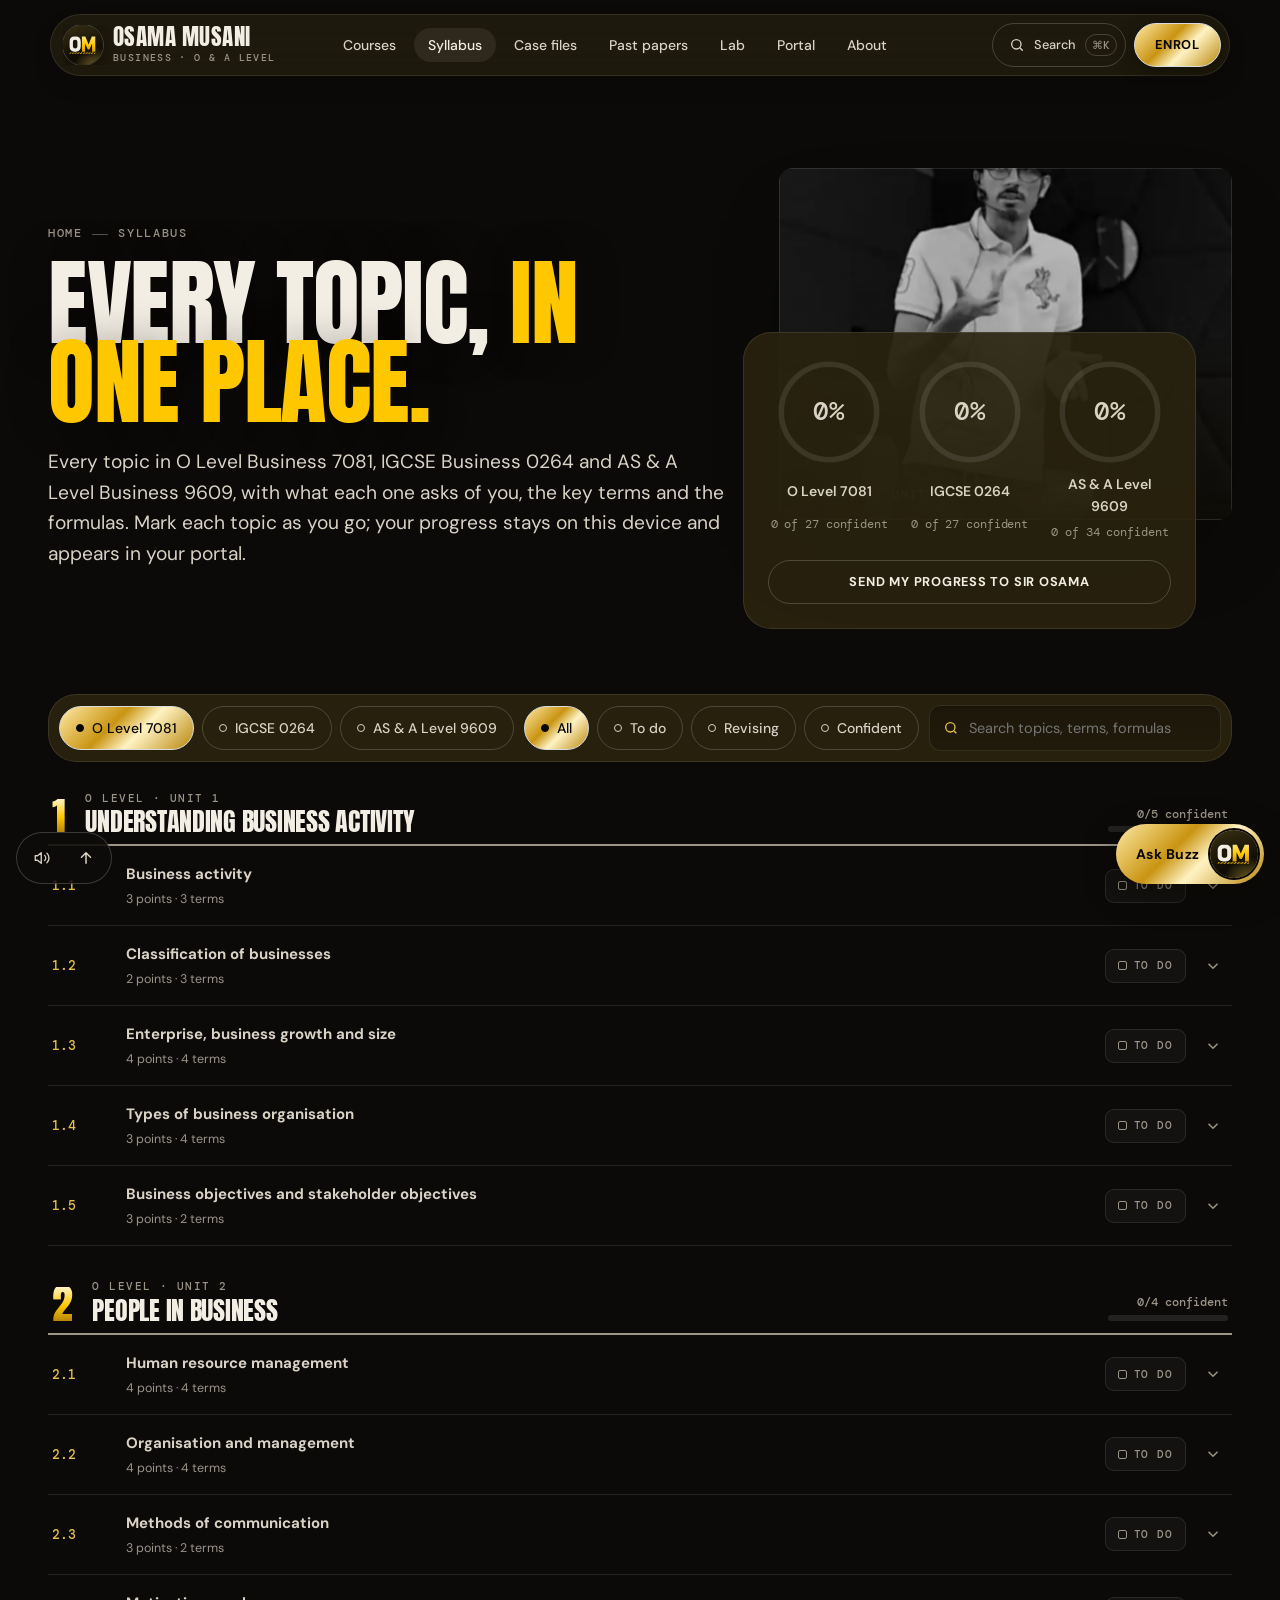
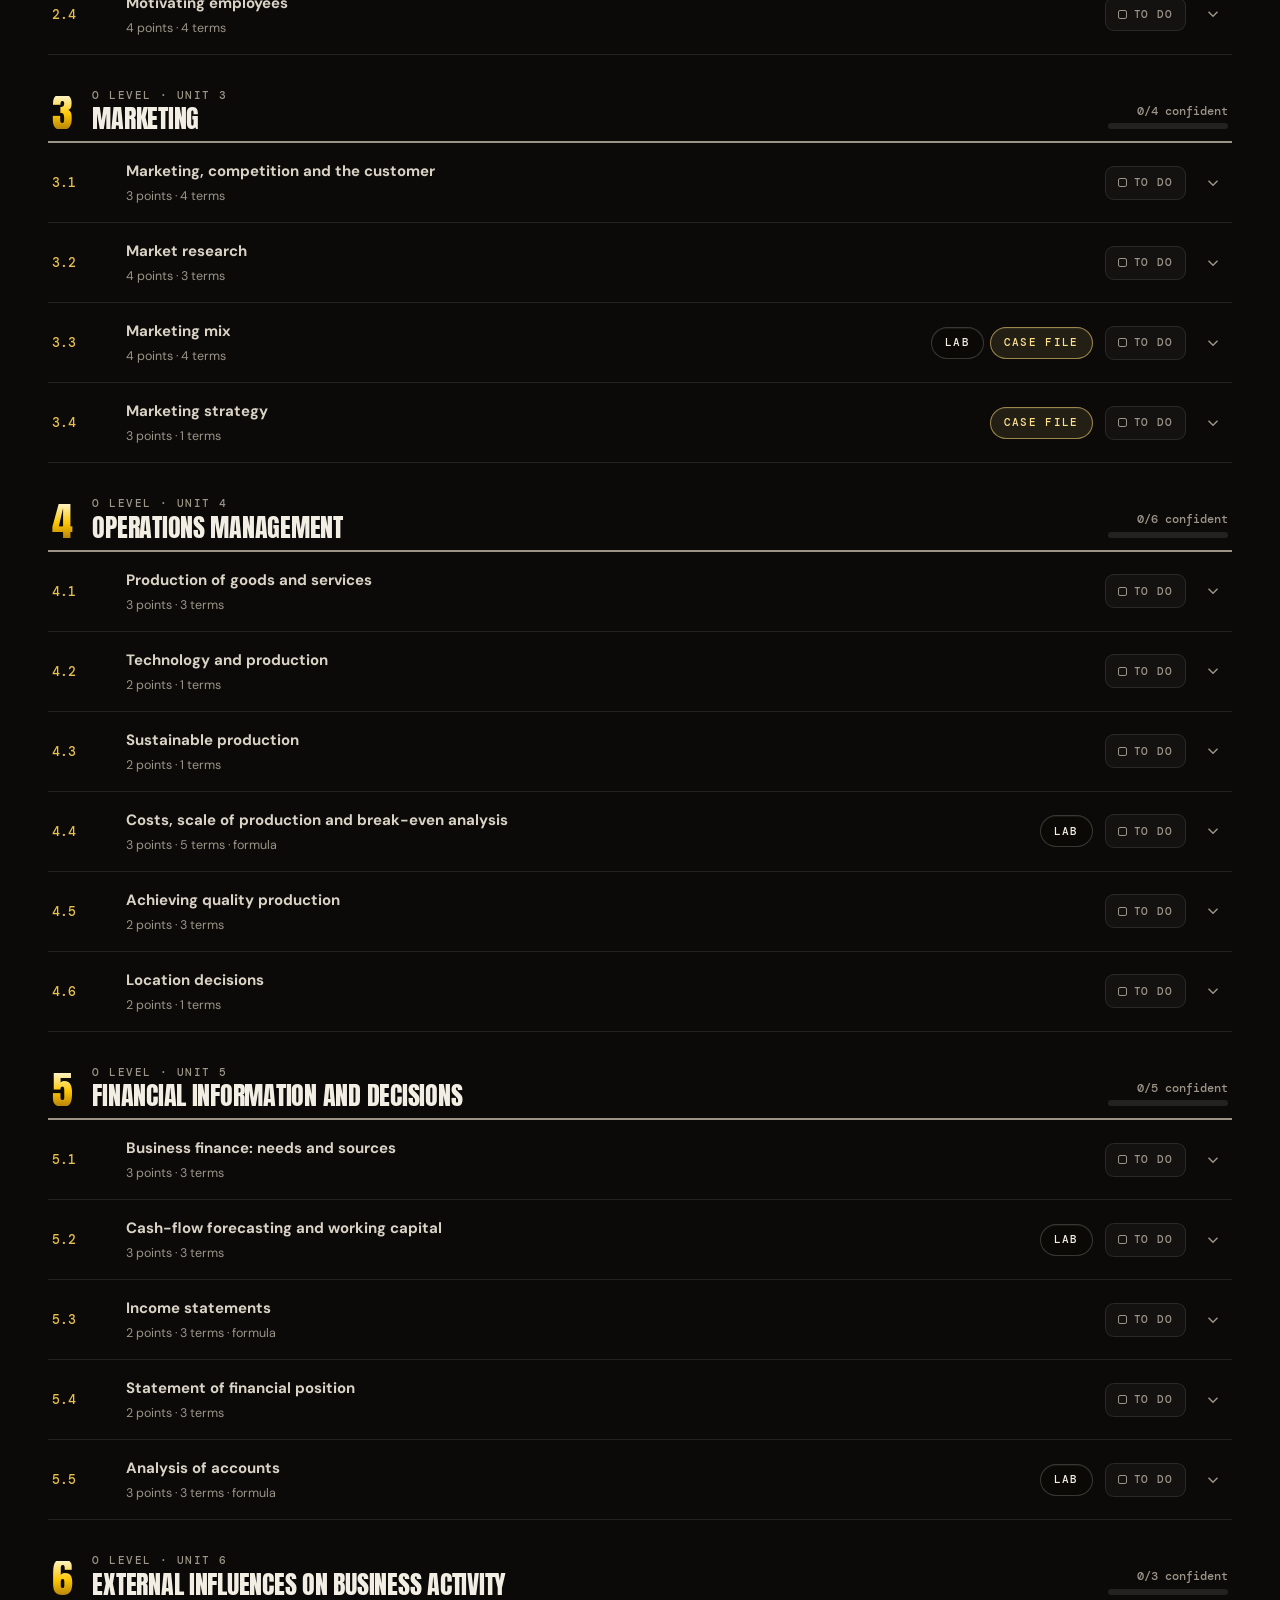
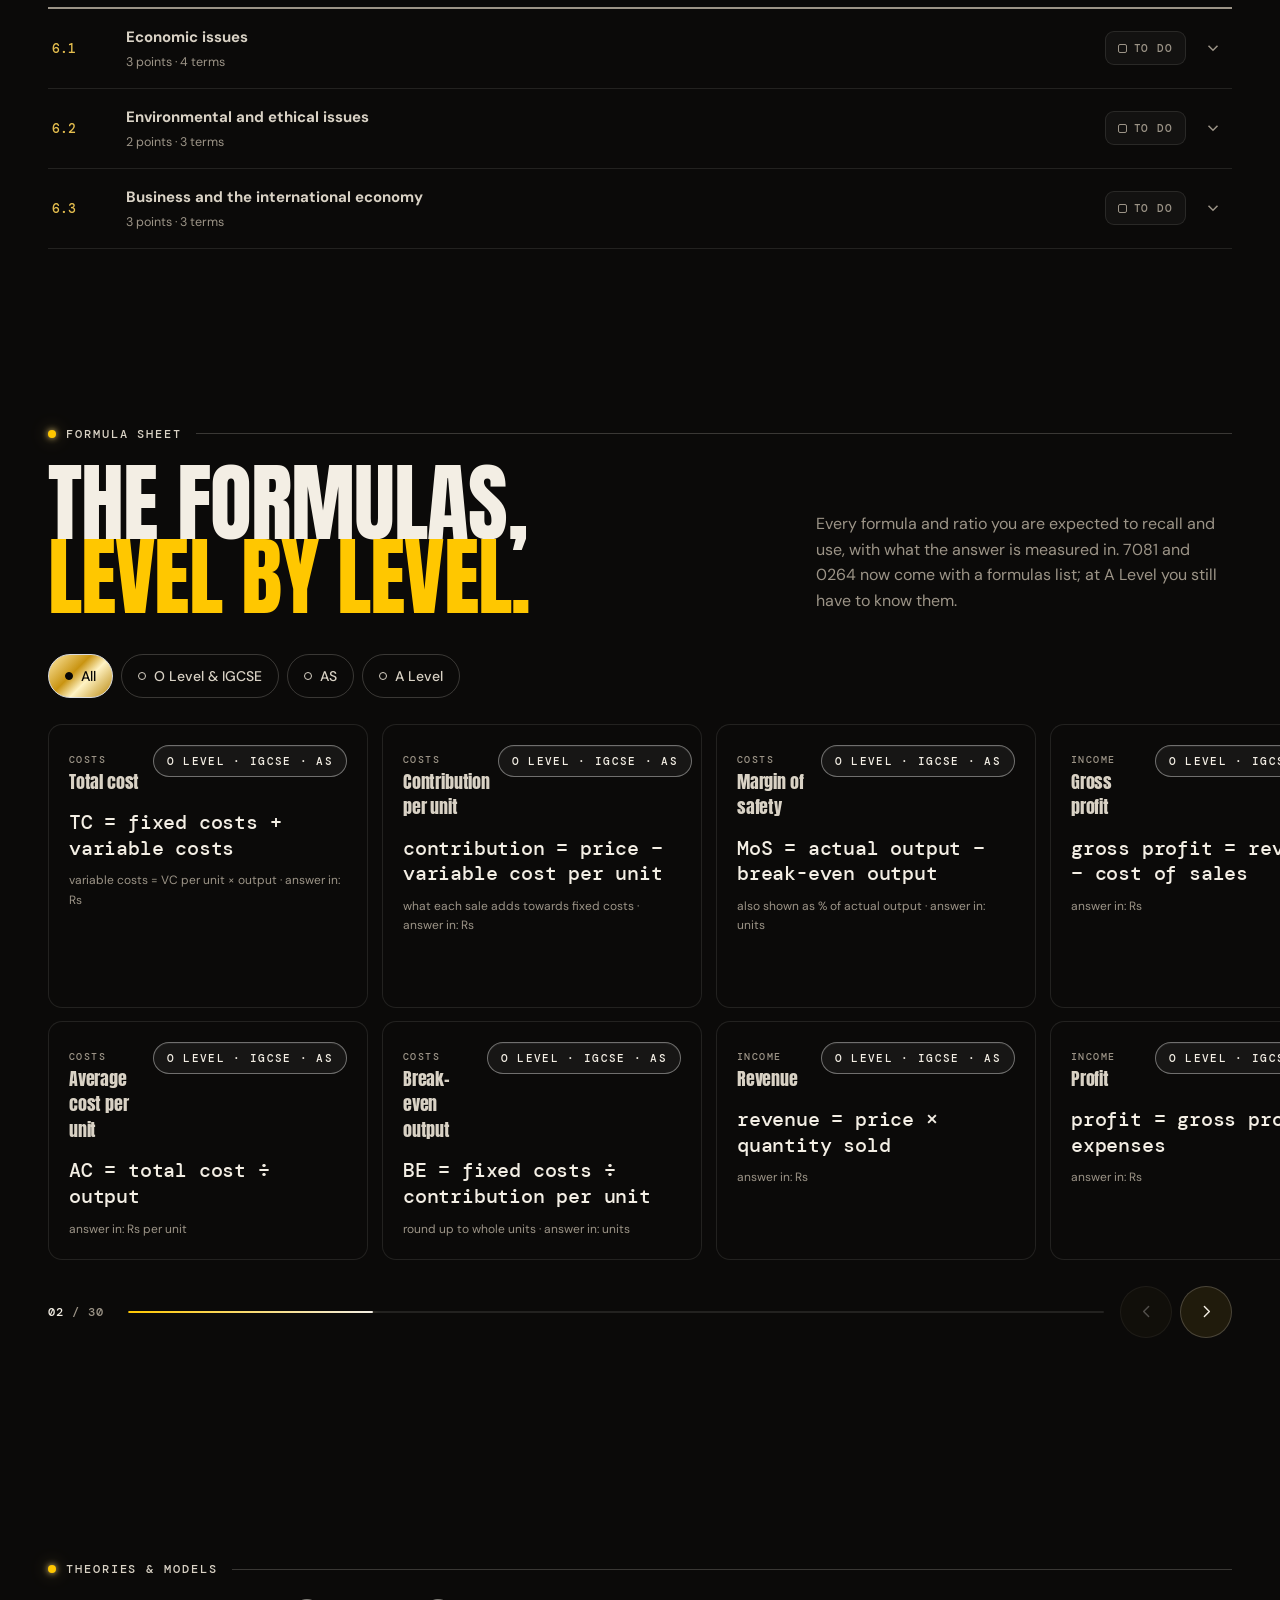
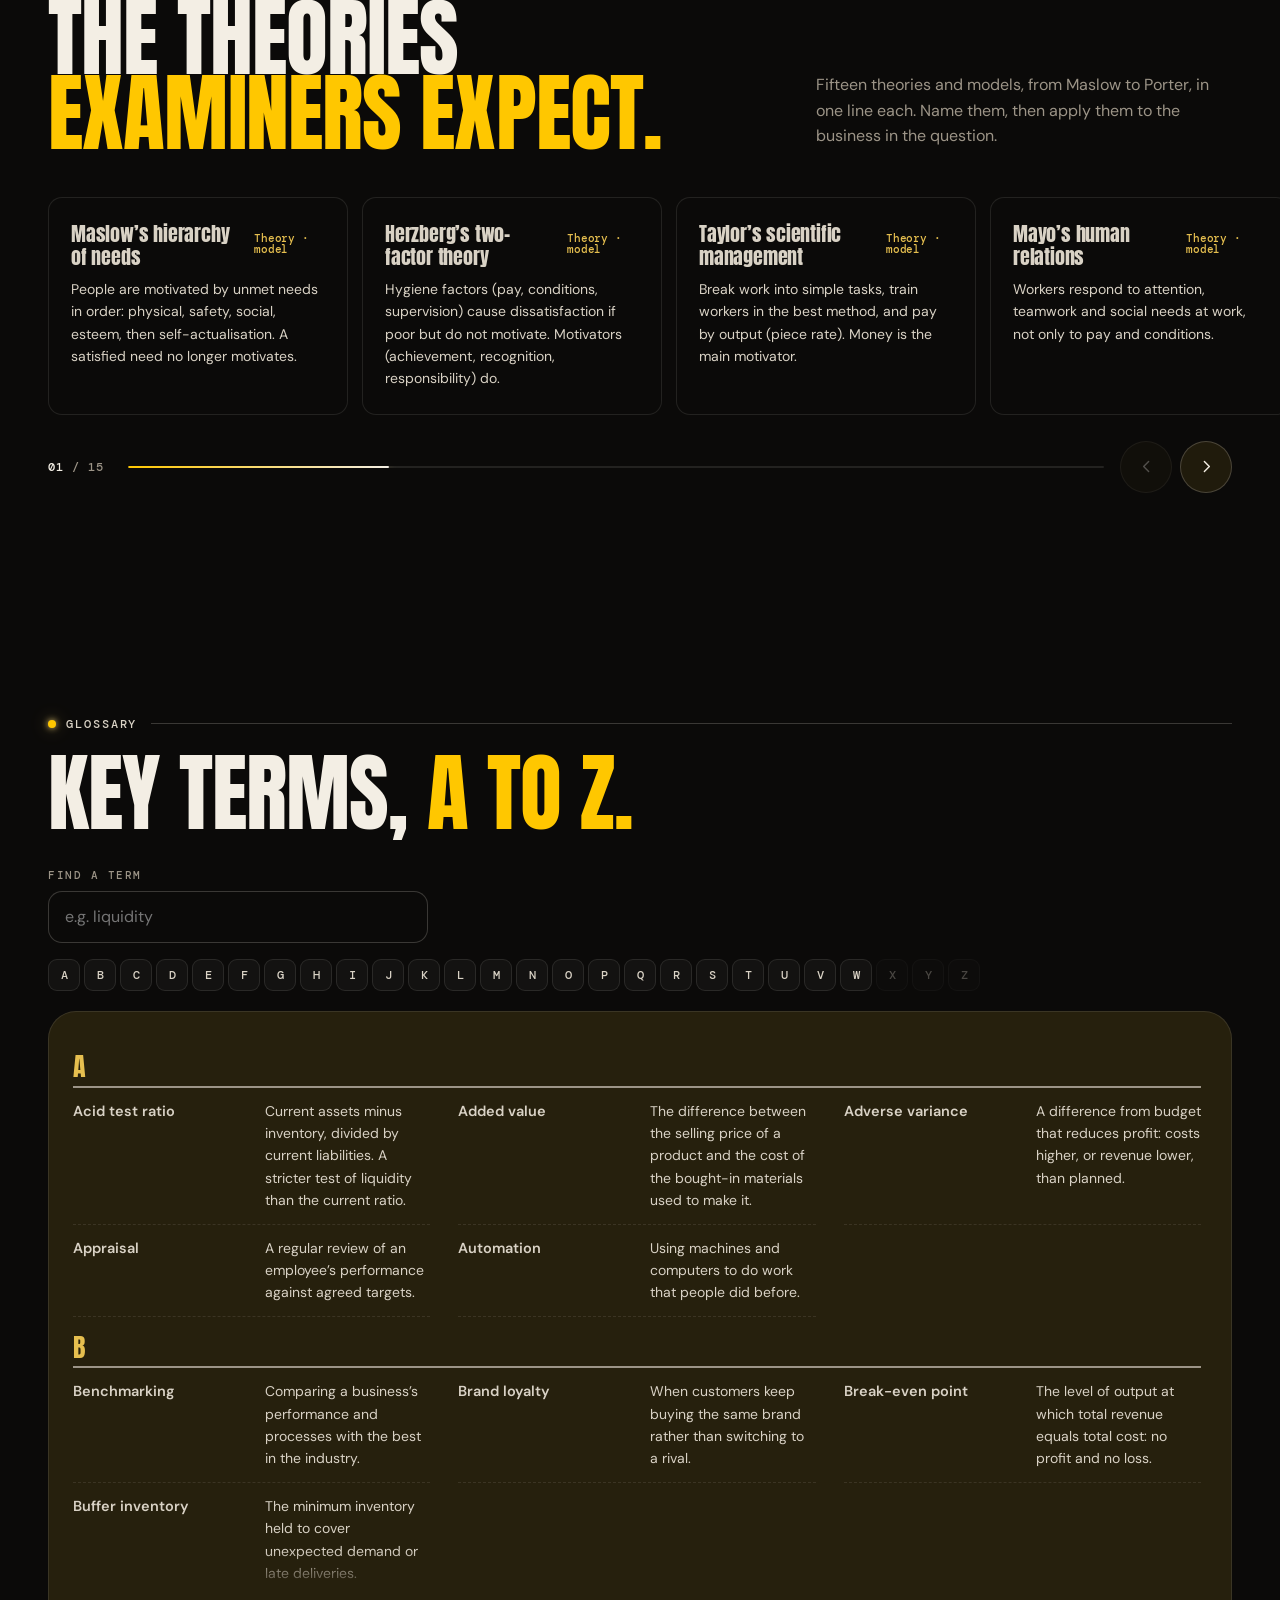
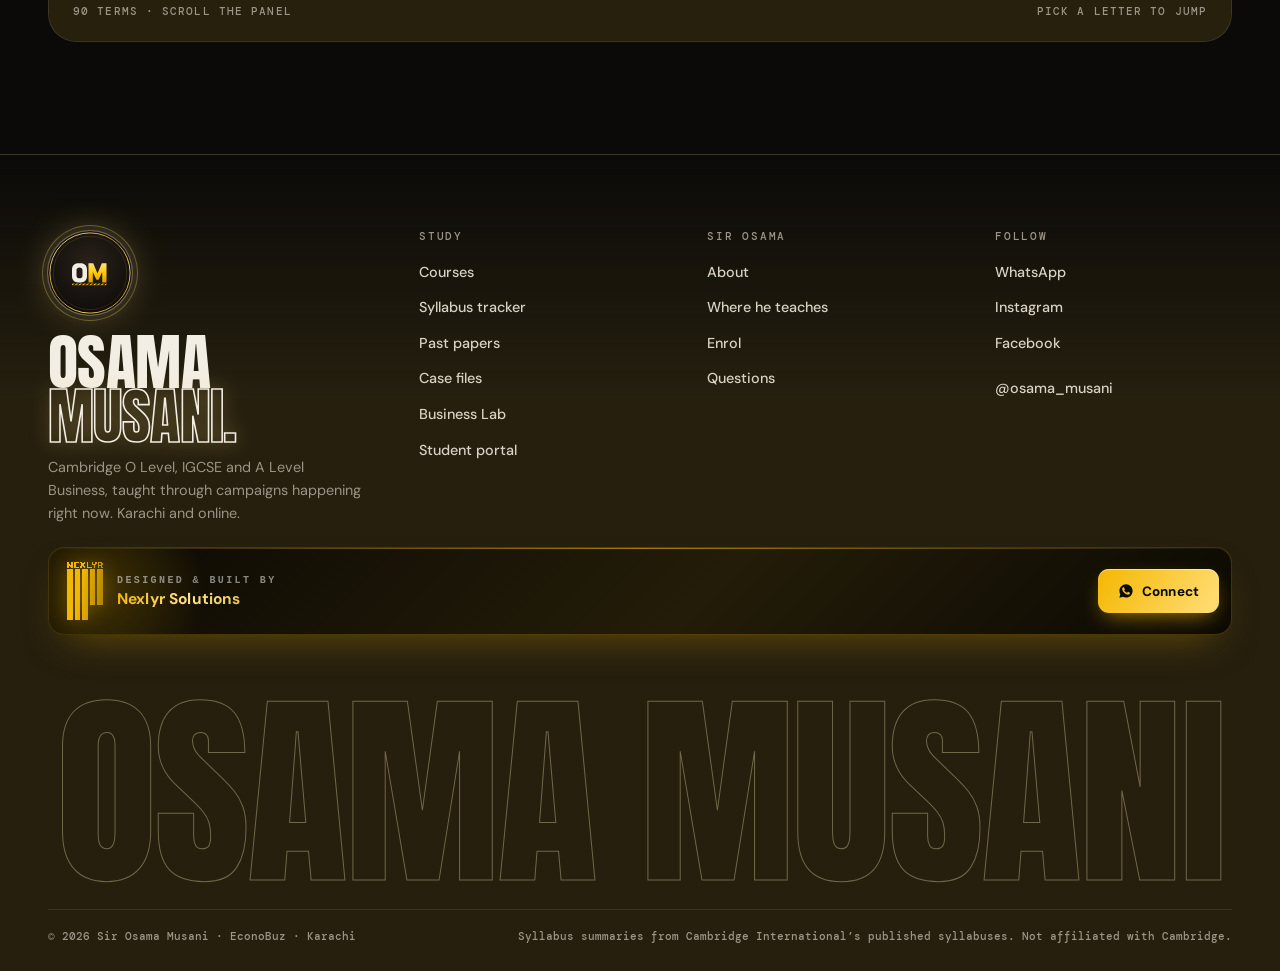
<file: syllabus.html>
<!doctype html><html lang="en" data-theme="dark"><head><meta charset="utf-8"><meta name="viewport" content="width=device-width,initial-scale=1,viewport-fit=cover"><title>Syllabus tracker — Business 7081, 0264, 9609 · Sir Osama Musani</title><meta name="description" content="Every Cambridge Business topic for O Level 7081, IGCSE 0264 and AS &amp; A Level 9609, with key points, key terms, formulas and a progress tracker."><link rel="canonical" href="https://osama-musani.nexlyr.solutions/syllabus.html"><meta name="theme-color" content="#0b0a09"><meta property="og:type" content="website"><meta property="og:site_name" content="Sir Osama Musani · Business"><meta property="og:title" content="Syllabus tracker — Business 7081, 0264, 9609 · Sir Osama Musani"><meta property="og:description" content="Every Cambridge Business topic for O Level 7081, IGCSE 0264 and AS &amp; A Level 9609, with key points, key terms, formulas and a progress tracker."><meta property="og:url" content="https://osama-musani.nexlyr.solutions/syllabus.html"><meta property="og:image" content="https://osama-musani.nexlyr.solutions/og.jpg"><meta property="og:image:width" content="1200"><meta property="og:image:height" content="630"><meta name="twitter:card" content="summary_large_image"><link rel="icon" type="image/svg+xml" href="favicon.svg"><link rel="apple-touch-icon" href="apple-touch-icon.png"><script>(function(){var d=document.documentElement;d.dataset.theme="dark";try{if(!sessionStorage.getItem("om-seen"))d.classList.add("ld-on");}catch(e){}})();</script><link rel="preload" href="assets/fonts/anton-latin-400-normal.woff2?v=912c3c9f" as="font" type="font/woff2" crossorigin><link rel="preload" href="assets/fonts/dm-sans-latin-400-normal.woff2?v=a220a328" as="font" type="font/woff2" crossorigin><link rel="stylesheet" href="assets/site.css?v=2de67554"><style>@layer base{.sy-hero{display:grid;grid-template-columns:minmax(0,1.2fr) minmax(0,.8fr);gap:clamp(24px,4vw,64px);align-items:center}
.sy-art{position:relative;padding-bottom:110px}
.sy-art .ph{aspect-ratio:4/3.1;border-radius:var(--r-4);box-shadow:var(--shadow)}
.sy-art .sy-sum{position:absolute;left:-8%;right:8%;bottom:0}
.sy-sum{display:grid;grid-template-columns:1fr 1fr;gap:18px;padding:24px;background:var(--glass-solid)}
.sy-ring{display:grid;justify-items:center;gap:6px;text-align:center}
.sy-ring .ring-prog{width:110px;height:110px}
.sy-ring span{font-weight:600;font-size:14px}
.sy-ring small{font-size:11.5px;color:var(--ink-3)}
.sy-sum .btn{grid-column:1/-1}
.sy-main{position:relative;padding-bottom:40px}
.sy-bar{position:sticky;top:88px;z-index:15;display:flex;flex-wrap:wrap;align-items:center;gap:10px;padding:10px;margin-bottom:22px;border-radius:18px;background:linear-gradient(180deg,color-mix(in srgb,var(--panel-solid) 86%,transparent),color-mix(in srgb,var(--panel-solid) 76%,transparent))}
.sy-27{display:inline-flex;align-items:center;gap:8px;font-size:13px;color:var(--ink-2);cursor:pointer;padding:0 6px}
.sy-27 input{accent-color:var(--brass);width:16px;height:16px}
.sy-sec{margin-bottom:26px;scroll-margin-top:170px}
.sy-sh{display:grid;grid-template-columns:auto 1fr auto;align-items:end;gap:16px;padding:10px 4px 12px;border-bottom:2px solid var(--ink-3)}
.sy-sh .n{font:italic 500 2.6rem/.8 var(--f-display);background:var(--gold-text);-webkit-background-clip:text;background-clip:text;-webkit-text-fill-color:transparent;padding-right:.08em}
.sy-sh h2{font:500 clamp(1.35rem,2vw,1.8rem)/1.1 var(--f-display);letter-spacing:-.015em}
.sy-sh h2 small{display:block;font:500 10.5px/1 var(--f-mono);letter-spacing:.14em;text-transform:uppercase;color:var(--ink-3);margin-bottom:6px}
.sy-sh .sp{display:grid;gap:6px;justify-items:end;min-width:120px;font:500 11.5px/1 var(--f-mono);color:var(--ink-3)}
.sy-sh .bar{width:120px}
.tp{border-bottom:1px solid var(--rule);scroll-margin-top:170px}
.tp-h{display:grid;grid-template-columns:62px 1fr auto auto auto;align-items:center;gap:12px;width:100%;padding:16px 4px;text-align:left;cursor:pointer}
.tp-h:hover .tp-t{color:var(--brass)}
.tp-c{font:500 13px/1 var(--f-mono);color:var(--brass)}
.tp-t{font-weight:700;font-size:15px;text-align:left;transition:color .25s}
.tp-t small{display:block;margin-top:3px;font-weight:400;font-size:12.5px;color:var(--ink-3)}
.tp-tags{display:flex;gap:6px}
.tp-tags .tag{height:22px;font-size:10px}
.st-btn{display:inline-flex;align-items:center;gap:7px;height:34px;padding:0 12px;border-radius:9px;border:1px solid var(--line-w);background:rgba(255,255,255,.035);font:500 11px/1 var(--f-mono);letter-spacing:.08em;text-transform:uppercase;color:var(--ink-3);white-space:nowrap;transition:all .3s}
.st-btn::before{content:"";width:9px;height:9px;border-radius:2px;border:1.5px solid currentColor}
.st-btn[data-s="1"]{color:var(--brass);border-color:color-mix(in srgb,var(--brass) 50%,transparent);background:color-mix(in srgb,var(--brass) 8%,transparent)}
.st-btn[data-s="1"]::before{background:linear-gradient(90deg,currentColor 50%,transparent 50%)}
.st-btn[data-s="2"]{color:var(--green);border-color:color-mix(in srgb,var(--green) 55%,transparent);background:color-mix(in srgb,var(--green) 10%,transparent)}
.st-btn[data-s="2"]::before{background:currentColor}
.tp-chev{width:30px;height:30px;display:grid;place-items:center;color:var(--ink-3);transition:transform .5s var(--e-out)}
.tp.open .tp-chev{transform:rotate(180deg);color:var(--brass)}
.tp-b{display:grid;grid-template-rows:0fr;transition:grid-template-rows .55s var(--e-out)}
.tp.open .tp-b{grid-template-rows:1fr}
.tp-b>div{overflow:hidden}
.tp-in{display:grid;grid-template-columns:1.2fr .8fr;gap:24px;padding:4px 4px 24px 78px}
.tp-pts li{position:relative;padding:7px 0 7px 22px;font-size:14.5px;color:var(--ink-2);border-bottom:1px dashed var(--rule)}
.tp-pts li::before{content:"Dr";position:absolute;left:0;top:9px;font:500 9px/1 var(--f-mono);color:var(--brass)}
.tp-pts li:nth-child(even)::before{content:"Cr";color:var(--red)}
.tp-side{display:grid;gap:12px;align-content:start}
.tp-terms{display:flex;flex-wrap:wrap;gap:6px}
.term{height:32px;padding:0 11px;border-radius:9px;border:1px solid var(--line-w);background:rgba(255,255,255,.035);font-size:12.5px;color:var(--ink-2);transition:all .25s}
.term:hover{border-color:var(--brass);color:var(--ink)}
.tp-f{padding:12px 14px;border-radius:12px;border:1px solid color-mix(in srgb,var(--brass) 35%,transparent);background:color-mix(in srgb,var(--brass) 7%,transparent);font:500 13px/1.5 var(--f-mono)}
.tp-27{padding:12px 14px;border-radius:12px;border-left:3px solid var(--red);background:color-mix(in srgb,var(--red) 7%,transparent);font-size:13.5px;color:var(--ink-2)}
.tp-27 b{color:var(--red);font:500 10.5px/1 var(--f-mono);letter-spacing:.12em;display:block;margin-bottom:5px}
.tp-links{display:flex;flex-wrap:wrap;gap:6px}
.tp.hit .tp-t{color:var(--brass)}
mark{background:color-mix(in srgb,var(--brass) 30%,transparent);color:inherit;border-radius:2px;padding:0 2px}
.rat-g{display:grid;grid-template-columns:repeat(auto-fill,minmax(min(100%,300px),1fr));gap:14px;--rw:min(320px,82%);--rrows:repeat(2,auto)}
.rat{padding:20px;border-radius:18px;border:1px solid var(--line-w);background:var(--glass);box-shadow:var(--hi);-webkit-backdrop-filter:blur(18px) saturate(160%);backdrop-filter:blur(18px) saturate(160%);animation:tIn .5s var(--e-out) both}
@media (max-width:760px){.rat-g{--rrows:none}}
.rat-h{display:flex;justify-content:space-between;gap:8px;align-items:flex-start}
.rat-h b{font:500 1.12rem/1.2 var(--f-display);letter-spacing:-.01em}
.rat-h .tag{height:20px;font-size:9.5px;flex:0 0 auto}
.frac{display:grid;grid-template-columns:1fr auto;align-items:center;gap:10px;margin-top:14px;font:500 13px/1.35 var(--f-mono)}
.frac .fr{display:grid;justify-items:center;text-align:center}
.frac .fr span:first-child{padding-bottom:6px;border-bottom:1.5px solid var(--ink-2)}
.frac .fr span:last-child{padding-top:6px}
.frac .x{color:var(--brass)}
.rat small{display:block;margin-top:10px;font-size:12px;color:var(--ink-3)}
.rat .g{font:500 10px/1 var(--f-mono);letter-spacing:.14em;text-transform:uppercase;color:var(--ink-3)}
.con-g{display:grid;grid-template-columns:repeat(auto-fill,minmax(min(100%,280px),1fr));gap:14px;--rw:min(300px,80%)}
.con{padding:24px 22px;border-radius:18px;border:1px solid var(--line-w);background:var(--glass);box-shadow:var(--hi);-webkit-backdrop-filter:blur(18px) saturate(160%);backdrop-filter:blur(18px) saturate(160%)}
.con b{display:flex;justify-content:space-between;align-items:baseline;gap:10px;font:500 1.25rem/1.15 var(--f-display);letter-spacing:-.01em}
.con b i{font:normal 500 11px/1 var(--f-mono);color:var(--brass)}
.con p{margin-top:10px;font-size:14px;color:var(--ink-2)}
.gl-tools{display:flex;flex-wrap:wrap;gap:16px;align-items:flex-end;justify-content:space-between;margin-bottom:20px}
.gl-az{display:flex;flex-wrap:wrap;gap:4px}
.gl-az button{width:32px;height:32px;border-radius:9px;border:1px solid var(--line-w);background:rgba(255,255,255,.035);font:500 12px/1 var(--f-mono);color:var(--ink-2);transition:all .25s}
.gl-az button.on{background:var(--gold);color:#191817;border-color:transparent}
.gl-box{padding:clamp(14px,2vw,24px)}
.gl-az button:hover{border-color:var(--brass);color:var(--brass)}
.gl-az button[disabled]{opacity:.3}
.gl{--vh:min(560px,64vh);display:grid;grid-template-columns:repeat(auto-fill,minmax(min(100%,340px),1fr));gap:0 28px;margin:0;align-content:start}
.gl>div{display:grid;grid-template-columns:180px 1fr;gap:12px;padding:12px 0;border-bottom:1px dashed var(--rule);scroll-margin-top:120px}
.gl dt{font-weight:600;font-size:14.5px}
.gl dd{margin:0;font-size:14px;color:var(--ink-2)}
.gl .lt{grid-column:1/-1;border-bottom:2px solid var(--ink-3);padding:18px 0 6px;font:italic 500 1.6rem/1 var(--f-display);color:var(--brass);scroll-margin-top:0}
@media (max-width:960px){.sy-hero{grid-template-columns:1fr}.tp-in{grid-template-columns:1fr;padding-left:4px}.sy-art{max-width:560px}.sy-art .ph{aspect-ratio:16/9}}
@media (max-width:620px){.sy-bar{position:relative;top:0}.tp-h{grid-template-columns:44px 1fr auto;gap:8px}.tp-tags{display:none}.tp-chev{display:none}.st-btn{padding:0 8px;font-size:10px}.sy-sh .sp{display:none}.sy-art{padding-bottom:0}.sy-art .sy-sum{position:relative;left:0;right:0;margin:-60px 12px 0}.sy-sh{grid-template-columns:auto 1fr}.gl>div{grid-template-columns:1fr;gap:4px}
}}
/* three rings, formulas */
.sy-sum{grid-template-columns:repeat(3,minmax(0,1fr))!important}
.sy-sum .btn-block{grid-column:1/-1}
.eqf{margin:14px 0 8px;font:500 clamp(1.15rem,1.6vw,1.4rem)/1.25 var(--f-mono);color:var(--ink);letter-spacing:-.01em}
.rat small{display:block;font-size:12px;color:var(--ink-3)}
.sy-ph{padding:0;overflow:hidden;background:#141010}
.sy-ph img{position:absolute;inset:0;width:100%;height:100%;object-fit:cover;}
.sy-ph .ph-c{z-index:2}
</style></head><body data-page="syllabus"><a class="skip" href="#main">Skip to content</a><div class="bg-base" aria-hidden="true"></div><div class="aurora" aria-hidden="true"><i></i><i></i><i></i></div><canvas id="bg3d" aria-hidden="true"></canvas><div class="bg-veil" aria-hidden="true"></div><div class="grain" aria-hidden="true"></div><div class="ldx" aria-hidden="true"><div class="ldx-fill"><div class="ldx-grp"><div class="ldx-w">OSAMA<div class="ldx-gold"><img src="assets/img/osama-musani.webp?v=b2573896" alt="" decoding="async"><i class="ldx-shine"></i></div><i class="ldx-crest"></i></div><div class="ldx-s">O, IGCSE &amp; A Level Business &middot; Karachi</div></div></div><div class="ldx-ink"><div class="ldx-grp"><div class="ldx-w"><span class="ldx-i"><i>O</i></span><span><i>S</i></span><span><i>A</i></span><span><i>M</i></span><span><i>A</i></span></div><div class="ldx-s"><span>O, IGCSE &amp; A Level Business &middot; Karachi</span></div></div></div><div class="ldx-m ldx-tl"><img src="assets/img/om-mark.svg?v=88080bf9" alt="" width="195" height="122"><span>Sir Osama Musani</span></div><div class="ldx-m ldx-tr">EconoBuz &middot; Case file 001</div><div class="ldx-m ldx-bl"><b id="ldN">000</b><span>Opening the case file</span></div><div class="ldx-m ldx-br">O Level 7115 / 7081 &middot; IGCSE 0450 / 0264<br>AS &amp; A Level 9609</div></div><div class="pt" aria-hidden="true"><div class="pt-bg"></div><div class="pt-in"><span class="pt-f"></span><div class="pt-w"></div></div><i class="pt-line"></i></div><i class="sprog" aria-hidden="true"></i><header class="nav"><a class="brand" href="index.html" aria-label="Sir Osama Musani, home"><span class="seal" aria-hidden="true"><img src="assets/img/om-mark.svg?v=88080bf9" alt="" width="195" height="122" decoding="async"></span><span class="brand-t"><b>Osama Musani</b><span>Business · O &amp; A Level</span></span></a><nav class="nav-links" aria-label="Main"><a href="courses.html">Courses</a><a href="syllabus.html" aria-current="page">Syllabus</a><a href="cases.html">Case files</a><a href="past-papers.html">Past papers</a><a href="lab.html">Lab</a><a href="portal.html">Portal</a><a href="about.html">About</a></nav><div class="nav-r"><button class="nav-search" type="button" data-cmdk aria-label="Search the site"><svg viewBox="0 0 24 24" fill="none" stroke="currentColor" stroke-width="2" stroke-linecap="round"><circle cx="11" cy="11" r="7"/><path d="m20 20-3.5-3.5"/></svg><span>Search</span><kbd>⌘K</kbd></button><a class="btn btn-pri btn-sm btn-enrol" href="contact.html#enrol">Enrol</a><button class="burger" type="button" aria-label="Menu" aria-expanded="false" aria-controls="menu"><span></span><span></span></button></div></header><div class="menu" id="menu" aria-hidden="true"><nav aria-label="Mobile"><a href="index.html"><small>01</small>Home<i>f.01</i></a><a href="courses.html"><small>02</small>Courses<i>f.02</i></a><a href="syllabus.html" aria-current="page"><small>03</small>Syllabus<i>f.03</i></a><a href="cases.html"><small>04</small>Case files<i>f.04</i></a><a href="past-papers.html"><small>05</small>Past papers<i>f.05</i></a><a href="lab.html"><small>06</small>Lab<i>f.06</i></a><a href="portal.html"><small>07</small>Portal<i>f.07</i></a><a href="about.html"><small>08</small>About<i>f.08</i></a><a href="contact.html"><small>09</small>Contact<i>f.09</i></a></nav><div class="menu-foot"><a class="btn btn-pri" data-wa="Assalam o Alaikum Sir, I would like to enrol in Business with Sir Osama Musani." href="contact.html#enrol" target="_blank" rel="noopener">WhatsApp</a><a class="btn btn-sm mf-portal" href="portal.html">Student portal</a><button class="btn btn-sm" type="button" data-sound-toggle>Sound</button></div></div><main id="main"><section class="phero" data-shape="grid" data-shape-x=".6" data-shape-y="-.42" data-shape-s=".55" data-shape-a=".4" data-shape-spin=".06" data-shape-my="-.62" data-shape-ms=".36" data-shape-ma=".2">
  <div class="wrap sy-hero">
    <div>
      <nav class="crumbs" aria-label="Breadcrumb"><a href="index.html">Home</a><i></i><span>Syllabus</span></nav>
      <h1 class="display" data-split>Every topic, <em>in one place.</em></h1>
      <p class="lede" data-rv>Every topic in O Level Business 7081, IGCSE Business 0264 and AS &amp; A Level Business 9609, with what each one asks of you, the key terms and the formulas. Mark each topic as you go; your progress stays on this device and appears in your portal.</p>
    </div>
    <div class="sy-art" data-rv="scale">
    <figure class="ph phv sy-ph" data-par aria-hidden="true"><img src="assets/img/g-talk.webp?v=05aed786" alt="" width="540" height="720" decoding="async"><figcaption class="ph-c"><span class="ph-cap">Unit by unit</span></figcaption></figure>
    <div class="sy-sum card ruled">
      <div class="sy-ring" data-code="7081"><div class="ring-prog"><svg viewBox="0 0 120 120"><circle class="bgc" cx="60" cy="60" r="52"/><circle class="fgc" cx="60" cy="60" r="52" stroke-dasharray="326.7" stroke-dashoffset="326.7"/></svg><b class="num">0%</b></div><span>O Level 7081</span><small class="num">0 confident</small></div>
      <div class="sy-ring" data-code="0264"><div class="ring-prog"><svg viewBox="0 0 120 120"><circle class="bgc" cx="60" cy="60" r="52"/><circle class="fgc" cx="60" cy="60" r="52" stroke-dasharray="326.7" stroke-dashoffset="326.7"/></svg><b class="num">0%</b></div><span>IGCSE 0264</span><small class="num">0 confident</small></div>
      <div class="sy-ring" data-code="9609"><div class="ring-prog"><svg viewBox="0 0 120 120"><circle class="bgc" cx="60" cy="60" r="52"/><circle class="fgc" cx="60" cy="60" r="52" stroke-dasharray="326.7" stroke-dashoffset="326.7"/></svg><b class="num">0%</b></div><span>AS &amp; A Level 9609</span><small class="num">0 confident</small></div>
      <button class="btn btn-sm btn-block" type="button" id="sendProg">Send my progress to Sir Osama</button>
    </div>
    </div>
  </div>
</section>

<section class="sy-main" data-shape="wave" data-shape-a=".35">
  <div class="wrap">
    <div class="sy-bar card" id="syBar">
      <div class="seg" id="syCode"><button type="button" aria-pressed="true" data-v="7081">O Level 7081</button><button type="button" aria-pressed="false" data-v="0264">IGCSE 0264</button><button type="button" aria-pressed="false" data-v="9609">AS &amp; A Level 9609</button></div>
      <div class="seg" id="syLvl" hidden><button type="button" aria-pressed="true" data-v="all">All</button><button type="button" aria-pressed="false" data-v="AS">AS</button><button type="button" aria-pressed="false" data-v="A Level">A Level</button></div>
      <div class="seg" id="syStat"><button type="button" aria-pressed="true" data-v="all">All</button><button type="button" aria-pressed="false" data-v="0">To do</button><button type="button" aria-pressed="false" data-v="1">Revising</button><button type="button" aria-pressed="false" data-v="2">Confident</button></div>
      <div class="sy-q"><svg viewBox="0 0 24 24" fill="none" stroke="currentColor" stroke-width="2"><circle cx="11" cy="11" r="7"/><path d="m20 20-3.5-3.5"/></svg><input id="syQ" type="search" placeholder="Search topics, terms, formulas" aria-label="Search the syllabus"></div>
    </div>
    <div class="sy-list" id="syList" aria-live="polite"></div>
  </div>
</section>

<section class="sec" id="eqs" data-shape="be" data-shape-x=".55" data-shape-a=".45" data-shape-my=".55" data-shape-ms=".38">
  <div class="wrap">
    <div class="sec-head">
      <div class="meta"><span class="folio">Formula sheet</span><span class="hair"></span></div>
      <h2 class="title" data-split>The formulas, <em>level by level.</em></h2>
      <p class="lede" data-rv>Every formula and ratio you are expected to recall and use, with what the answer is measured in. 7081 and 0264 now come with a formulas list; at A Level you still have to know them.</p>
    </div>
    <div class="seg" id="rLvl" data-rv style="margin-bottom:18px"><button type="button" aria-pressed="true" data-v="all">All</button><button type="button" aria-pressed="false" data-v="O">O Level &amp; IGCSE</button><button type="button" aria-pressed="false" data-v="AS">AS</button><button type="button" aria-pressed="false" data-v="A">A Level</button></div>
    <div class="rat-g" id="ratG" data-rail=""></div>
  </div>
</section>

<section class="sec" id="concepts" data-shape="pie" data-shape-x="-.55" data-shape-a=".45" data-shape-my="-.5" data-shape-ms=".38">
  <div class="wrap">
    <div class="sec-head">
      <div class="meta"><span class="folio">Theories &amp; models</span><span class="hair"></span></div>
      <h2 class="title" data-split>The theories <em>examiners expect.</em></h2>
      <p class="lede" data-rv>Fifteen theories and models, from Maslow to Porter, in one line each. Name them, then apply them to the business in the question.</p>
    </div>
    <div class="con-g" id="conG" data-rail=""></div>
  </div>
</section>

<section class="sec" id="glossary" data-shape="wave" data-shape-a=".35">
  <div class="wrap">
    <div class="sec-head">
      <div class="meta"><span class="folio">Glossary</span><span class="hair"></span></div>
      <h2 class="title" data-split>Key terms, <em>A to Z.</em></h2>
    </div>
    <div class="gl-tools" data-rv><div class="field" style="max-width:380px;width:100%"><label for="glQ">Find a term</label><input id="glQ" type="search" placeholder="e.g. liquidity"></div><div class="gl-az" id="glAZ"></div></div>
    <div class="gl-box card"><dl class="gl vpanel" id="gl" data-lenis-prevent tabindex="0" aria-label="Glossary"></dl><div class="vpanel-hint"><span id="glN">Key terms</span><span>Pick a letter to jump</span></div></div>
  </div>
</section>
</main>
<footer class="foot"><div class="wrap"><div class="foot-top"><div><img class="foot-logo" src="assets/img/om-logo.svg?v=1a003650" alt="Sir Osama Musani, O, IGCSE &amp; A Level Business" width="448" height="448" loading="lazy" decoding="async"><p class="foot-word">Osama<span>Musani.</span></p><p class="small" style="margin-top:14px;max-width:36ch">Cambridge O Level, IGCSE and A Level Business, taught through campaigns happening right now. Karachi and online.</p></div><div><h4>Study</h4><ul><li><a href="courses.html">Courses</a></li><li><a href="syllabus.html">Syllabus tracker</a></li><li><a href="past-papers.html">Past papers</a></li><li><a href="cases.html">Case files</a></li><li><a href="lab.html">Business Lab</a></li><li><a href="portal.html">Student portal</a></li></ul></div><div><h4>Sir Osama</h4><ul><li><a href="about.html">About</a></li><li><a href="about.html#where">Where he teaches</a></li><li><a href="contact.html#enrol">Enrol</a></li><li><a href="contact.html#faq">Questions</a></li></ul></div><div><h4>Follow</h4><ul><li><a data-wa="Assalam o Alaikum" href="contact.html">WhatsApp</a></li><li><a data-href="instagram" href="#">Instagram</a></li><li><a data-href="facebook" href="#">Facebook</a></li><li><a data-href="youtube" href="#">YouTube</a></li><li><a data-href="instagram2" href="#">@osama_musani</a></li><li><a data-href="linkedin" href="#">LinkedIn</a></li></ul></div></div><div class="nxb">
      <a class="nxb__id" href="https://nexlyr.solutions/" target="_blank" rel="noopener"
         aria-label="Nexlyr Solutions — the studio that designed and built this site">
        <span class="nxb__mk" aria-hidden="true"><svg viewBox="0 0 631 1011" xmlns="http://www.w3.org/2000/svg" shape-rendering="crispEdges" role="img" aria-label="Nexlyr Solutions logo"><defs><linearGradient id="nxbLogoG" gradientUnits="userSpaceOnUse" x1="277.4" y1="43.9" x2="724.3" y2="114.7"><stop offset="0" stop-color="#f4b701"/><stop offset="1" stop-color="#b38601"/></linearGradient></defs><g fill="url(#nxbLogoG)"><rect x="2.5" y="1" width="27.2" height="6.8"/><rect x="70.5" y="1" width="27.2" height="6.8"/><rect x="124.9" y="1" width="88.4" height="6.8"/><rect x="233.7" y="1" width="27.2" height="6.8"/><rect x="294.9" y="1" width="27.2" height="6.8"/><rect x="342.5" y="1" width="27.2" height="6.8"/><rect x="430.9" y="1" width="27.2" height="6.8"/><rect x="492.1" y="1" width="27.2" height="6.8"/><rect x="539.7" y="1" width="74.8" height="6.8"/><rect x="2.5" y="7.8" width="34" height="6.8"/><rect x="70.5" y="7.8" width="27.2" height="6.8"/><rect x="124.9" y="7.8" width="88.4" height="6.8"/><rect x="233.7" y="7.8" width="27.2" height="6.8"/><rect x="294.9" y="7.8" width="27.2" height="6.8"/><rect x="342.5" y="7.8" width="27.2" height="6.8"/><rect x="430.9" y="7.8" width="27.2" height="6.8"/><rect x="492.1" y="7.8" width="27.2" height="6.8"/><rect x="539.7" y="7.8" width="81.6" height="6.8"/><rect x="2.5" y="14.6" width="34" height="6.8"/><rect x="70.5" y="14.6" width="27.2" height="6.8"/><rect x="124.9" y="14.6" width="27.2" height="6.8"/><rect x="233.7" y="14.6" width="34" height="6.8"/><rect x="288.1" y="14.6" width="34" height="6.8"/><rect x="342.5" y="14.6" width="27.2" height="6.8"/><rect x="430.9" y="14.6" width="27.2" height="6.8"/><rect x="492.1" y="14.6" width="27.2" height="6.8"/><rect x="539.7" y="14.6" width="27.2" height="6.8"/><rect x="600.9" y="14.6" width="27.2" height="6.8"/><rect x="2.5" y="21.4" width="40.8" height="6.8"/><rect x="70.5" y="21.4" width="27.2" height="6.8"/><rect x="124.9" y="21.4" width="27.2" height="6.8"/><rect x="240.5" y="21.4" width="34" height="6.8"/><rect x="281.3" y="21.4" width="34" height="6.8"/><rect x="342.5" y="21.4" width="27.2" height="6.8"/><rect x="430.9" y="21.4" width="27.2" height="6.8"/><rect x="492.1" y="21.4" width="27.2" height="6.8"/><rect x="539.7" y="21.4" width="27.2" height="6.8"/><rect x="600.9" y="21.4" width="27.2" height="6.8"/><rect x="2.5" y="28.2" width="47.6" height="6.8"/><rect x="70.5" y="28.2" width="27.2" height="6.8"/><rect x="124.9" y="28.2" width="27.2" height="6.8"/><rect x="247.3" y="28.2" width="61.2" height="6.8"/><rect x="342.5" y="28.2" width="27.2" height="6.8"/><rect x="437.7" y="28.2" width="27.2" height="6.8"/><rect x="485.3" y="28.2" width="27.2" height="6.8"/><rect x="539.7" y="28.2" width="27.2" height="6.8"/><rect x="600.9" y="28.2" width="27.2" height="6.8"/><rect x="2.5" y="35" width="54.4" height="6.8"/><rect x="70.5" y="35" width="27.2" height="6.8"/><rect x="124.9" y="35" width="27.2" height="6.8"/><rect x="254.1" y="35" width="47.6" height="6.8"/><rect x="342.5" y="35" width="27.2" height="6.8"/><rect x="444.5" y="35" width="27.2" height="6.8"/><rect x="478.5" y="35" width="27.2" height="6.8"/><rect x="539.7" y="35" width="27.2" height="6.8"/><rect x="600.9" y="35" width="27.2" height="6.8"/><rect x="2.5" y="41.8" width="27.2" height="6.8"/><rect x="36.5" y="41.8" width="27.2" height="6.8"/><rect x="70.5" y="41.8" width="27.2" height="6.8"/><rect x="124.9" y="41.8" width="81.6" height="6.8"/><rect x="260.9" y="41.8" width="34" height="6.8"/><rect x="342.5" y="41.8" width="27.2" height="6.8"/><rect x="451.3" y="41.8" width="47.6" height="6.8"/><rect x="539.7" y="41.8" width="27.2" height="6.8"/><rect x="600.9" y="41.8" width="27.2" height="6.8"/><rect x="2.5" y="48.6" width="27.2" height="6.8"/><rect x="36.5" y="48.6" width="27.2" height="6.8"/><rect x="70.5" y="48.6" width="27.2" height="6.8"/><rect x="124.9" y="48.6" width="81.6" height="6.8"/><rect x="260.9" y="48.6" width="34" height="6.8"/><rect x="342.5" y="48.6" width="27.2" height="6.8"/><rect x="458.1" y="48.6" width="34" height="6.8"/><rect x="539.7" y="48.6" width="27.2" height="6.8"/><rect x="600.9" y="48.6" width="27.2" height="6.8"/><rect x="2.5" y="55.4" width="27.2" height="6.8"/><rect x="43.3" y="55.4" width="54.4" height="6.8"/><rect x="124.9" y="55.4" width="27.2" height="6.8"/><rect x="254.1" y="55.4" width="47.6" height="6.8"/><rect x="342.5" y="55.4" width="27.2" height="6.8"/><rect x="464.9" y="55.4" width="27.2" height="6.8"/><rect x="539.7" y="55.4" width="81.6" height="6.8"/><rect x="2.5" y="62.2" width="27.2" height="6.8"/><rect x="43.3" y="62.2" width="54.4" height="6.8"/><rect x="124.9" y="62.2" width="27.2" height="6.8"/><rect x="247.3" y="62.2" width="61.2" height="6.8"/><rect x="342.5" y="62.2" width="27.2" height="6.8"/><rect x="464.9" y="62.2" width="27.2" height="6.8"/><rect x="539.7" y="62.2" width="74.8" height="6.8"/><rect x="2.5" y="69" width="27.2" height="6.8"/><rect x="50.1" y="69" width="47.6" height="6.8"/><rect x="124.9" y="69" width="27.2" height="6.8"/><rect x="240.5" y="69" width="34" height="6.8"/><rect x="281.3" y="69" width="34" height="6.8"/><rect x="342.5" y="69" width="27.2" height="6.8"/><rect x="464.9" y="69" width="27.2" height="6.8"/><rect x="539.7" y="69" width="27.2" height="6.8"/><rect x="580.5" y="69" width="34" height="6.8"/><rect x="2.5" y="75.8" width="27.2" height="6.8"/><rect x="56.9" y="75.8" width="40.8" height="6.8"/><rect x="124.9" y="75.8" width="27.2" height="6.8"/><rect x="233.7" y="75.8" width="34" height="6.8"/><rect x="288.1" y="75.8" width="34" height="6.8"/><rect x="342.5" y="75.8" width="27.2" height="6.8"/><rect x="464.9" y="75.8" width="27.2" height="6.8"/><rect x="539.7" y="75.8" width="27.2" height="6.8"/><rect x="587.3" y="75.8" width="34" height="6.8"/><rect x="2.5" y="82.6" width="27.2" height="6.8"/><rect x="63.7" y="82.6" width="34" height="6.8"/><rect x="124.9" y="82.6" width="88.4" height="6.8"/><rect x="233.7" y="82.6" width="27.2" height="6.8"/><rect x="294.9" y="82.6" width="27.2" height="6.8"/><rect x="342.5" y="82.6" width="88.4" height="6.8"/><rect x="464.9" y="82.6" width="27.2" height="6.8"/><rect x="539.7" y="82.6" width="27.2" height="6.8"/><rect x="594.1" y="82.6" width="34" height="6.8"/><rect x="2.5" y="89.4" width="27.2" height="6.8"/><rect x="70.5" y="89.4" width="27.2" height="6.8"/><rect x="124.9" y="89.4" width="88.4" height="6.8"/><rect x="233.7" y="89.4" width="27.2" height="6.8"/><rect x="294.9" y="89.4" width="27.2" height="6.8"/><rect x="342.5" y="89.4" width="88.4" height="6.8"/><rect x="464.9" y="89.4" width="27.2" height="6.8"/><rect x="539.7" y="89.4" width="27.2" height="6.8"/><rect x="600.9" y="89.4" width="27.2" height="6.8"/><rect x="0" y="128" width="98.5" height="883"/><rect x="133.25" y="128" width="98.5" height="883"/><rect x="266.5" y="128" width="98.5" height="883"/><rect x="399.75" y="128" width="98.5" height="630"/><rect x="533" y="128" width="98.5" height="630"/></g></svg></span>
        <span class="nxb__tx"><span class="nxb__kk">Designed &amp; built by</span><span class="nxb__nm">Nexlyr Solutions</span></span>
      </a>
      <a class="nxb__go" target="_blank" rel="noopener"
         href="https://wa.me/923053687680?text=Hi%20Nexlyr%21%20I%20saw%20Sir%20Osama%20Musani%27s%20website%20and%20I%27d%20like%20a%20site%20like%20it."
         aria-label="Connect with Nexlyr Solutions on WhatsApp">
        <svg viewBox="0 0 24 24" fill="currentColor" aria-hidden="true"><path d="M12.04 2C6.58 2 2.14 6.44 2.14 11.9c0 1.75.46 3.45 1.32 4.95L2.05 22l5.28-1.38a9.86 9.86 0 0 0 4.71 1.2c5.46 0 9.9-4.44 9.9-9.9S17.5 2 12.04 2zm5.8 14.06c-.24.68-1.4 1.3-1.94 1.35-.5.05-1.13.07-1.82-.11-.42-.13-.96-.31-1.65-.61-2.9-1.25-4.8-4.17-4.95-4.37-.14-.2-1.18-1.57-1.18-3s.75-2.13 1.02-2.42c.26-.29.58-.36.77-.36l.55.01c.18.01.42-.07.65.5.24.58.82 2 .89 2.14.07.15.12.32.02.51-.09.2-.14.32-.28.49l-.42.49c-.14.14-.28.29-.12.57.16.29.72 1.18 1.54 1.91 1.06.94 1.95 1.23 2.23 1.37.28.15.44.12.6-.07.17-.2.7-.81.88-1.09.19-.29.37-.24.63-.14.25.09 1.62.76 1.9.9.28.15.46.22.53.34.07.12.07.68-.17 1.34z"/></svg>
        Connect
      </a>
    </div><div class="foot-mark" aria-hidden="true"><div class="fm-o">OSAMA MUSANI</div><div class="fm-f">OSAMA MUSANI</div></div><div class="foot-meta"><span>© <span data-year>2026</span> Sir Osama Musani · EconoBuz · Karachi</span><span>Syllabus summaries from Cambridge International’s published syllabuses. Not affiliated with Cambridge.</span></div></div></footer><div class="dock" role="toolbar" aria-label="Display"><button type="button" data-sound-btn aria-label="Sound"></button><button type="button" data-top-btn aria-label="Back to top"><svg class="ring" viewBox="0 0 34 34" aria-hidden="true"><circle cx="17" cy="17" r="16"/></svg><svg viewBox="0 0 24 24" fill="none" stroke="currentColor" stroke-width="2" stroke-linecap="round" stroke-linejoin="round"><path d="M12 19V5M6 11l6-6 6 6"/></svg></button></div><button class="fab" type="button" aria-controls="bot" aria-expanded="false"><span class="seal" aria-hidden="true"><img src="assets/img/om-mark.svg?v=88080bf9" alt="" width="195" height="122" decoding="async"></span><span class="t">Ask Buzz</span></button><nav class="mbar" aria-label="Quick actions"><button class="mb-ask" type="button" data-ask><span class="seal" aria-hidden="true"><img src="assets/img/om-mark.svg?v=88080bf9" alt="" width="195" height="122" decoding="async"></span><span class="mb-t"><small>Ask</small><b>Buzz</b></span></button><a class="btn btn-pri mb-enrol" data-wa="Assalam o Alaikum Sir, I would like to enrol in Business classes with Sir Osama Musani." href="contact.html#enrol" target="_blank" rel="noopener">Enrol <svg class="ic" viewBox="0 0 24 24" fill="currentColor"><path d="M12 2a10 10 0 0 0-8.6 15.1L2 22l5-1.3A10 10 0 1 0 12 2zm5.3 14.1c-.2.6-1.3 1.2-1.8 1.2-.5.1-1 .2-3.3-.7-2.8-1.1-4.6-4-4.7-4.2-.1-.2-1.1-1.5-1.1-2.9s.7-2 1-2.3c.3-.3.6-.3.8-.3h.6c.2 0 .4 0 .6.5l.8 2c.1.2.1.4 0 .5l-.4.6-.4.4c-.1.1-.3.3-.1.6.2.3.8 1.3 1.7 2.1 1.2 1 2.1 1.3 2.4 1.5.3.1.5.1.6-.1l.8-1c.2-.3.4-.2.6-.1l1.9.9c.3.1.5.2.5.3.1.2.1.7-.1 1.3z"/></svg></a><button class="mb-ic" type="button" data-cmdk aria-label="Search the site"><svg viewBox="0 0 24 24" fill="none" stroke="currentColor" stroke-width="2" stroke-linecap="round"><circle cx="11" cy="11" r="7"/><path d="m20 20-3.5-3.5"/></svg></button></nav><div class="bot" id="bot" role="dialog" aria-label="Ask Buzz" aria-hidden="true"><div class="bot-h"><span class="seal" aria-hidden="true"><img src="assets/img/om-mark.svg?v=88080bf9" alt="" width="195" height="122" decoding="async"></span><div><b>Buzz</b><small><i></i>Help desk · answers instantly</small></div><button class="xbtn" type="button" aria-label="Close">×</button></div><div class="bot-log" aria-live="polite"></div><div class="bot-chips"><button class="chip" type="button">Fees and timings</button><button class="chip" type="button" data-q="Where does he teach?">Where he teaches</button><button class="chip" type="button" data-q="Are classes online or on-site?">Online or on-site?</button><button class="chip" type="button" data-q="How long is 9609 paper 1?">9609 Paper 1 length</button><button class="chip" type="button" data-q="break-even formula">Break-even formula</button><button class="chip" type="button" data-q="What is opportunity cost">Opportunity cost?</button><button class="chip" type="button" data-q="Herzberg">Herzberg</button></div><form class="bot-f" autocomplete="off"><input type="text" placeholder="Ask about classes, a topic or a formula…" aria-label="Your question"><button type="submit" aria-label="Send"><svg viewBox="0 0 24 24" fill="none" stroke="currentColor" stroke-width="2" stroke-linecap="round" stroke-linejoin="round"><path d="M5 12h14M13 6l6 6-6 6"/></svg></button></form></div><div class="cmdk" id="cmdk" role="dialog" aria-modal="true" aria-label="Search" aria-hidden="true"><div class="scrim"></div><div class="cmdk-box"><div class="cmdk-in"><svg viewBox="0 0 24 24" fill="none" stroke="currentColor" stroke-width="2" stroke-linecap="round"><circle cx="11" cy="11" r="7"/><path d="m20 20-3.5-3.5"/></svg><input id="cmdkIn" placeholder="Jump to a page, topic, tool or action…" autocomplete="off" aria-label="Search"><kbd>esc</kbd></div><div class="cmdk-list" id="cmdkList" role="listbox"></div><div class="cmdk-foot"><span>↑↓ move</span><span>↵ open</span><span>/ or ⌘K</span></div></div></div><div class="modal" id="modal" aria-hidden="true"><div class="scrim" data-close></div><div class="modal-box" role="dialog" aria-modal="true"><button class="xbtn" type="button" data-close aria-label="Close">×</button><div id="modalBody"></div></div></div><div class="cursor" aria-hidden="true"><i class="c-dot"></i><i class="c-ring"></i></div><script src="assets/vendor/gsap.min.js?v=47da594c"></script><script src="assets/vendor/ScrollTrigger.min.js?v=ba1fa78e"></script><script src="assets/vendor/lenis.min.js?v=79e3a064"></script><script>window.RA_THREE="assets/vendor/three.min.js?v=eb854986"</script><script src="config.js?v=3f49d761"></script><script src="assets/app.js?v=596770b4"></script><script>RA.page(function () {
const { $, $$, esc, store, Snd, C } = RA, D = RA.DATA;
const V = { code: '7081', lvl: 'all', stat: 'all', q: '' };
let S = store.get('om-syl', {});
const LBL = ['To do', 'Revising', 'Confident'];
const CHEV = '<svg viewBox="0 0 24 24" width="18" height="18" fill="none" stroke="currentColor" stroke-width="2"><path d="M6 9l6 6 6-6"/></svg>';
const TOOLS = { be: 'Break-even studio', ratio: 'Ratio analysis', cash: 'Cash-flow forecast', inv: 'Investment appraisal', ped: 'Price elasticity', mix: 'Billboard judge', flash: 'Flashcards' };
const hl = (t, q) => { t = esc(t); if (!q) return t; const i = t.toLowerCase().indexOf(q); return i < 0 ? t : t.slice(0, i) + '<mark>' + t.slice(i, i + q.length) + '</mark>' + t.slice(i + q.length); };

function rings() {
  ['7081', '0264', '9609'].forEach(c => {
    const all = D.INDEX.filter(t => t.code === c), done = all.filter(t => S[t.id] === 2).length, p = done / all.length;
    const el = $('.sy-ring[data-code="' + c + '"]'); if (!el) return;
    $('.fgc', el).style.strokeDashoffset = (326.7 * (1 - p)).toFixed(1);
    $('b', el).textContent = Math.round(p * 100) + '%';
    $('small', el).textContent = done + ' of ' + all.length + ' confident';
  });
}
function render() {
  const Syl = D.SYL[V.code], q = V.q.toLowerCase();
  $('#syLvl').hidden = V.code !== '9609';
  let html = '', shown = 0;
  Syl.sections.forEach(sec => {
    if (V.code === '9609' && V.lvl !== 'all' && sec.lvl !== V.lvl) return;
    const tps = sec.topics.filter(t => {
      const id = V.code + '-' + t.n, st = S[id] || 0;
      if (V.stat !== 'all' && String(st) !== V.stat) return false;
      if (!q) return true;
      return (t.n + ' ' + t.t + ' ' + t.pts.join(' ') + ' ' + (t.terms || []).join(' ') + ' ' + (t.formula || '')).toLowerCase().includes(q);
    });
    if (!tps.length) return;
    const all = sec.topics.map(t => S[V.code + '-' + t.n] || 0), conf = all.filter(x => x === 2).length;
    html += '<div class="sy-sec" id="s-' + V.code + '-' + sec.n + '"><div class="sy-sh"><span class="n">' + sec.n + '</span><h2><small>' + (sec.lvl ? sec.lvl + ' · ' : (V.code === '0264' ? 'IGCSE · ' : 'O Level · ')) + 'Unit ' + sec.n + '</small>' + esc(sec.t) + '</h2><div class="sp"><span>' + conf + '/' + all.length + ' confident</span><div class="bar"><i style="--w:' + (conf / all.length * 100) + '%"></i></div></div></div>';
    tps.forEach(t => {
      shown++;
      const id = V.code + '-' + t.n, st = S[id] || 0, open = !!q;
      html += '<div class="tp' + (open ? ' open hit' : '') + '" id="t-' + id + '" data-id="' + id + '">' +
        '<div class="tp-h"><span class="tp-c">' + t.n + '</span><button class="tp-t" type="button" aria-expanded="' + open + '">' + hl(t.t, q) + '<small>' + t.pts.length + ' points' + (t.terms && t.terms.length ? ' · ' + t.terms.length + ' terms' : '') + (t.formula ? ' · formula' : '') + '</small></button>' +
        '<span class="tp-tags">' + (t.lab ? '<span class="tag green">Lab</span>' : '') + (t.cases ? '<span class="tag red">Case file</span>' : '') + '</span>' +
        '<button class="st-btn" type="button" data-s="' + st + '" aria-label="Status: ' + LBL[st] + '. Change">' + LBL[st] + '</button><span class="tp-chev">' + CHEV + '</span></div>' +
        '<div class="tp-b"><div><div class="tp-in"><ul class="tp-pts">' + t.pts.map(p => '<li>' + hl(p, q) + '</li>').join('') + '</ul><div class="tp-side">' +
        (t.formula ? '<div class="tp-f">' + esc(t.formula) + '</div>' : '') +
        (t.terms && t.terms.length ? '<div><span class="lbl">Key terms</span><div class="tp-terms" style="margin-top:8px">' + t.terms.map(x => '<button class="term" type="button" data-term="' + esc(x) + '">' + esc(x) + '</button>').join('') + '</div></div>' : '') +
        '<div class="tp-links">' + (t.lab ? '<a class="btn btn-xs btn-pri" href="lab.html#' + t.lab + '">Lab: ' + esc(TOOLS[t.lab] || 'tool') + '</a>' : '') +
        (t.cases ? '<a class="btn btn-xs" href="cases.html#' + t.cases[0] + '">Case file</a>' : '') + '<a class="btn btn-xs" href="past-papers.html#p-' + ({ '7081': '7115', '0264': '0450' }[V.code] || V.code) + '">Past papers</a><button class="btn btn-xs" type="button" data-ask="' + esc(t.t) + '">Ask Buzz</button></div>' +
        '</div></div></div></div></div>';
    });
    html += '</div>';
  });
  $('#syList').innerHTML = html || '<div class="empty">No topic matches. Try another word, or clear the filters.</div>';
  rings();
}
function setStatus(id, el) {
  const n = ((S[id] || 0) + 1) % 3; if (n) S[id] = n; else delete S[id];
  store.set('om-syl', S); store.set('om-syl-ts', Date.now());
  el.dataset.s = n; el.textContent = LBL[n]; el.setAttribute('aria-label', 'Status: ' + LBL[n] + '. Change');
  if (n === 2) { Snd.chime(); if (RA.BG) RA.BG.pulse(); } else Snd.soft();
  rings(); refreshSection(el.closest('.sy-sec'));
}
function refreshSection(sec) {
  if (!sec) return;
  const n = sec.id.split('-').pop(), Syl = D.SYL[V.code], s = Syl.sections.find(x => String(x.n) === n); if (!s) return;
  const all = s.topics.map(t => S[V.code + '-' + t.n] || 0), conf = all.filter(x => x === 2).length;
  $('.sp span', sec).textContent = conf + '/' + all.length + ' confident'; $('.sp .bar i', sec).style.setProperty('--w', (conf / all.length * 100) + '%');
}
$('#syList').addEventListener('click', e => {
  const st = e.target.closest('.st-btn'); if (st) { setStatus(st.closest('.tp').dataset.id, st); return; }
  const term = e.target.closest('[data-term]'); if (term) { define(term.dataset.term); return; }
  const ask = e.target.closest('[data-ask]'); if (ask) { RA.bot && RA.bot.ask(ask.dataset.ask); return; }
  if (e.target.closest('a')) return;
  const h = e.target.closest('.tp-h'); if (h) { const tp = h.parentElement, o = !tp.classList.contains('open'); tp.classList.toggle('open', o); $('.tp-t', tp).setAttribute('aria-expanded', String(o)); o ? Snd.open() : Snd.close(); setTimeout(() => window.ScrollTrigger && ScrollTrigger.refresh(), 600); }
});
function define(w) {
  const all = D.CONCEPTS.concat(D.TERMS), hit = all.find(t => t[0].toLowerCase() === w.toLowerCase()) || all.find(t => t[0].toLowerCase().startsWith(w.toLowerCase()));
  RA.modal('<span class="folio">Key term</span><h2 class="title-sm" style="margin:10px 48px 12px 0">' + esc(w) + '</h2><p class="lede" style="font-size:16px">' + esc(hit ? hit[1] : 'See the glossary below.') + '</p><div style="display:flex;gap:8px;margin-top:20px"><a class="btn btn-sm" href="#glossary" data-close>Full glossary</a><a class="btn btn-sm btn-ghost" href="lab.html#flash">Flashcards</a></div>');
}
function seg(id, key, cb) { $(id).addEventListener('click', e => { const b = e.target.closest('button'); if (!b) return; V[key] = b.dataset.v; $$(id + ' button').forEach(x => x.setAttribute('aria-pressed', String(x === b))); render(); cb && cb(); }); }
seg('#syCode', 'code'); seg('#syLvl', 'lvl'); seg('#syStat', 'stat');
let qt; $('#syQ').addEventListener('input', e => { clearTimeout(qt); qt = setTimeout(() => { V.q = e.target.value.trim(); render(); }, 140); });

$('#sendProg').addEventListener('click', () => {
  const lines = ['7081', '0264', '9609'].map(c => { const all = D.INDEX.filter(t => t.code === c); const conf = all.filter(t => S[t.id] === 2).length, rev = all.filter(t => S[t.id] === 1); return c + ': ' + conf + '/' + all.length + ' confident' + (rev.length ? '; revising ' + rev.map(t => t.n).join(', ') : ''); });
  window.open(C.waUrl('Assalam o Alaikum Sir, my Business progress from your site:\n' + lines.join('\n')), '_blank', 'noopener');
});

/* deep links */
function fromHash() {
  const h = decodeURIComponent(location.hash.slice(1)); let m;
  if ((m = h.match(/^t-(7081|0264|9609)-([\d.]+)$/))) {
    V.code = m[1]; $$('#syCode button').forEach(x => x.setAttribute('aria-pressed', String(x.dataset.v === V.code))); render();
    const el = document.getElementById(h); if (el) { el.classList.add('open'); setTimeout(() => RA.go(el, -170), 350); }
  } else if ((m = h.match(/^s-(7081|0264|9609)-(\d+)$/))) {
    V.code = m[1]; $$('#syCode button').forEach(x => x.setAttribute('aria-pressed', String(x.dataset.v === V.code))); render();
    const el = document.getElementById(h); if (el) setTimeout(() => RA.go(el, -160), 350);
  }
}
render(); fromHash(); addEventListener('hashchange', fromHash);
if (/^#p-(7081|0264|9609)$/.test(location.hash)) { V.code = location.hash.slice(3); $$('#syCode button').forEach(x => x.setAttribute('aria-pressed', String(x.dataset.v === V.code))); render(); }

/* equation sheet */
const LVN = { O: 'O Level · IGCSE', AS: 'AS', A: 'A Level' };
function ratios(f) {
  const list = D.RATIOS.filter(r => f === 'all' || r.lv.split(' ').includes(f));
  $('#ratG').innerHTML = list.map((r, i) => '<div class="rat" style="animation-delay:' + Math.min(i, 20) * 25 + 'ms"><div class="rat-h"><div><span class="g">' + r.g + '</span><br><b>' + esc(r.n) + '</b></div><span class="tag ' + (r.lv === 'A' ? 'green' : 'brass') + '">' + r.lv.split(' ').map(x => LVN[x]).join(' · ') + '</span></div>' +
    '<div class="eqf">' + esc(r.f) + '</div>' + (r.sym || r.u ? '<small>' + esc(r.sym || '') + (r.sym && r.u ? ' · ' : '') + (r.u ? 'answer in: ' + esc(r.u) : '') + '</small>' : '') + '</div>').join('');
}
$('#rLvl').addEventListener('click', e => { const b = e.target.closest('button'); if (!b) return; $$('#rLvl button').forEach(x => x.setAttribute('aria-pressed', String(x === b))); ratios(b.dataset.v); });
ratios('all');

/* laws */
$('#conG').innerHTML = D.CONCEPTS.map((c, i) => '<div class="con" data-rv style="--d:' + (i % 3 * .05) + 's"><b>' + esc(c[0]) + '<i>Theory · model</i></b><p>' + esc(c[1]) + '</p></div>').join('');

/* glossary */
const terms = D.TERMS.slice().sort((a, b) => a[0].localeCompare(b[0]));
function gl(q) {
  q = (q || '').toLowerCase(); let L = '', h = '';
  const list = terms.filter(t => !q || (t[0] + ' ' + t[1]).toLowerCase().includes(q));
  list.forEach(t => { const l = t[0][0].toUpperCase(); if (l !== L) { L = l; h += '<div class="lt" id="gl-' + l + '">' + l + '</div>'; } h += '<div><dt>' + hl(t[0], q) + '</dt><dd>' + esc(t[1]) + '</dd></div>'; });
  $('#gl').innerHTML = h || '<div class="empty" style="grid-column:1/-1">No term matches.</div>';
  $('#gl').scrollTop = 0;
  const gn = $('#glN'); if (gn) gn.textContent = list.length + ' term' + (list.length === 1 ? '' : 's') + (q ? ' match' : '') + ' · scroll the panel';
  const have = new Set(list.map(t => t[0][0].toUpperCase()));
  $('#glAZ').innerHTML = 'ABCDEFGHIJKLMNOPQRSTUVWXYZ'.split('').map(l => '<button type="button" ' + (have.has(l) ? '' : 'disabled') + ' data-l="' + l + '">' + l + '</button>').join('');
}
$('#glQ').addEventListener('input', e => gl(e.target.value.trim()));
$('#glAZ').addEventListener('click', e => {
  const b = e.target.closest('[data-l]'); if (!b) return;
  const box = $('#gl'), t = document.getElementById('gl-' + b.dataset.l); if (!t) return;
  $$('#glAZ button').forEach(x => x.classList.toggle('on', x === b));
  box.scrollTo({ top: t.offsetTop - box.offsetTop - 4, behavior: RA.RM ? 'auto' : 'smooth' });
  const r = box.getBoundingClientRect(); if (r.top < 80 || r.top > innerHeight * .5) RA.go(box.closest('.gl-box'), -120);
});
gl('');
});
</script></body></html>
</file>
<file: assets/site.css>
@font-face{font-family:'Anton';font-style:normal;font-weight:400;font-display:swap;src:url(fonts/anton-latin-400-normal.woff2) format('woff2')}
@font-face{font-family:'DM Sans';font-style:normal;font-weight:400;font-display:swap;src:url(fonts/dm-sans-latin-400-normal.woff2) format('woff2')}
@font-face{font-family:'DM Sans';font-style:normal;font-weight:500;font-display:swap;src:url(fonts/dm-sans-latin-500-normal.woff2) format('woff2')}
@font-face{font-family:'DM Sans';font-style:normal;font-weight:600;font-display:swap;src:url(fonts/dm-sans-latin-600-normal.woff2) format('woff2')}
@font-face{font-family:'DM Sans';font-style:normal;font-weight:700;font-display:swap;src:url(fonts/dm-sans-latin-700-normal.woff2) format('woff2')}
@font-face{font-family:'DM Mono';font-style:normal;font-weight:400;font-display:swap;src:url(fonts/dm-mono-latin-400-normal.woff2) format('woff2')}
@font-face{font-family:'DM Mono';font-style:normal;font-weight:500;font-display:swap;src:url(fonts/dm-mono-latin-500-normal.woff2) format('woff2')}
@layer base{
/* =========================================================================
   SIR YAWAR ABBAS · design system — "light in the dark"
   Night blue, electric cyan, silver: glass over a living particle field.
   Display: Bodoni Moda · Text: Manrope · Figures: DM Mono
   ========================================================================= */
:root{
  --bg:#080703; --bg-2:#0d0b04; --bg-3:#131008;
  --panel:rgba(21,18,9,.5); --panel-2:rgba(32,28,15,.42); --panel-solid:#110e07; --panel-hi:rgba(43,37,20,.55);
  --glass:linear-gradient(150deg,rgba(255,255,255,.085) 0%,rgba(255,255,255,.03) 38%,rgba(255,255,255,.014) 100%);
  --glass-2:linear-gradient(150deg,rgba(255,255,255,.11),rgba(255,255,255,.04));
  --glass-solid:linear-gradient(160deg,rgba(30,26,13,.94),rgba(14,12,6,.96));
  --line-w:rgba(255,255,255,.075);
  --hi:inset 0 1px 0 rgba(247,247,248,.14),inset 0 0 0 1px rgba(255,255,255,.02);
  --edge-a:rgba(236,235,239,.5); --edge-b:rgba(202,174,92,.28);
  --ink:#f7f7f8; --ink-2:rgba(247,247,248,.76); --ink-3:rgba(247,247,248,.52); --ink-4:rgba(247,247,248,.3);
  --rule:rgba(204,203,212,.12); --rule-2:rgba(204,203,212,.22); --rule-3:rgba(204,203,212,.42);
  --ruling:rgba(202,181,118,.06); --margin:rgba(232,110,96,.28);
  --brass:#b5b3bf; --brass-2:#e5e4e8; --brass-3:#807c92; --brass-ink:#191817;
  --gold:linear-gradient(180deg,#f7f7f8 0%,#d4d3da 18%,#aeabb9 46%,#868398 72%,#c1c0ca 100%);
  --gold-text:linear-gradient(100deg,#f0f0f2 0%,#c5c3cd 30%,#918ea1 62%,#dad9df 100%);
  --green:#62cc9a; --green-2:#8c7328; --emerald:#2b230b; --red:#f07d6c; --ok:#71d6a0; --bad:#ff8574;
  --veil-a:rgba(8,7,3,0); --veil-b:rgba(8,7,3,.62);
  --shadow:0 40px 90px -42px rgba(0,0,0,.85);
  --shadow-s:0 22px 44px -28px rgba(0,0,0,.8);
  --blur:22px;
  --f-display:'Bodoni Moda','Bodoni 72',Didot,'Times New Roman',serif;
  --f-body:'Manrope',ui-sans-serif,system-ui,-apple-system,'Segoe UI',sans-serif;
  --f-mono:'DM Mono',ui-monospace,SFMono-Regular,Menlo,Consolas,monospace;
  --r-1:6px; --r-2:10px; --r-3:20px; --r-4:28px;
  --e-out:cubic-bezier(.16,1,.3,1); --e-io:cubic-bezier(.65,0,.35,1); --e-spring:cubic-bezier(.34,1.56,.64,1);
  --wrap:1320px; --gut:clamp(18px,4vw,48px); --nav-h:66px;
  color-scheme:dark;
}
:root[data-theme="light"]{
  --bg:#f7f7f8; --bg-2:#f0eff2; --bg-3:#e3e2e7;
  --panel:rgba(247,247,248,.62); --panel-2:rgba(247,247,248,.55); --panel-solid:#f7f7f8; --panel-hi:rgba(247,247,248,.92);
  --glass:linear-gradient(150deg,rgba(255,255,255,.82) 0%,rgba(255,255,255,.58) 45%,rgba(255,255,255,.46) 100%);
  --glass-2:linear-gradient(150deg,rgba(255,255,255,.92),rgba(255,255,255,.66));
  --glass-solid:linear-gradient(160deg,#f7f7f8,#f7f7f8);
  --line-w:rgba(44,36,13,.1);
  --hi:inset 0 1px 0 rgba(255,255,255,.95),inset 0 0 0 1px rgba(255,255,255,.4);
  --edge-a:rgba(128,124,146,.55); --edge-b:rgba(140,115,40,.3);
  --ink:#19160b; --ink-2:rgba(25,22,11,.76); --ink-3:rgba(25,22,11,.56); --ink-4:rgba(25,22,11,.32);
  --rule:rgba(57,47,17,.13); --rule-2:rgba(57,47,17,.22); --rule-3:rgba(57,47,17,.38);
  --ruling:rgba(100,82,28,.1); --margin:rgba(178,58,46,.3);
  --brass:#605d6f; --brass-2:#494755; --brass-3:#807c92; --brass-ink:#f7f7f8;
  --gold-text:linear-gradient(100deg,#5d5a6c 0%,#807d92 40%,#524f5f 70%,#716e83 100%);
  --green:#1b6b48; --green-2:#8c7328; --red:#b23a2e; --ok:#1f7a4c; --bad:#b4342a;
  --veil-a:rgba(247,247,248,0); --veil-b:rgba(247,247,248,.8);
  --shadow:0 40px 80px -44px rgba(36,32,22,.38);
  --shadow-s:0 20px 40px -28px rgba(36,32,22,.4);
  color-scheme:light;
}

/* ---------------------------------------------------------------- base */
*,*::before,*::after{box-sizing:border-box}
[hidden]{display:none!important}
html{-webkit-text-size-adjust:100%;text-size-adjust:100%;scroll-padding-top:100px}
html.lenis,html.lenis body{height:auto}
.lenis.lenis-smooth{scroll-behavior:auto!important}
.lenis.lenis-stopped{overflow:hidden}
.lenis.lenis-smooth [data-lenis-prevent]{overscroll-behavior:contain}
body{margin:0;min-height:100vh;background:var(--bg);color:var(--ink);font:400 16px/1.65 var(--f-body);font-feature-settings:"ss01","cv11";
  -webkit-font-smoothing:antialiased;-moz-osx-font-smoothing:grayscale;text-rendering:optimizeLegibility;overflow-x:hidden}
img,svg,video,canvas{display:block;max-width:100%}
a{color:inherit;text-decoration:none}
button{font:inherit;color:inherit;background:none;border:0;padding:0;cursor:pointer}
input,select,textarea{font:inherit;color:inherit}
::selection{background:var(--brass);color:var(--brass-ink)}
:focus-visible{outline:2px solid var(--brass);outline-offset:3px;border-radius:6px}
h1,h2,h3,h4{margin:0;font-weight:500}
p{margin:0}
ul,ol{margin:0;padding:0;list-style:none}
.sr{position:absolute!important;width:1px;height:1px;overflow:hidden;clip:rect(0 0 0 0);white-space:nowrap}
.skip{position:fixed;left:16px;top:-60px;z-index:999;background:var(--brass);color:var(--brass-ink);padding:10px 16px;border-radius:8px;font-weight:700;transition:top .2s}
.skip:focus{top:16px}
@keyframes vtOut{to{opacity:0;transform:scale(.985);filter:blur(6px)}}
@keyframes vtIn{from{opacity:0;transform:scale(1.01);filter:blur(8px)}}
html{scrollbar-color:color-mix(in srgb,var(--brass) 45%,transparent) transparent;scrollbar-width:thin}
::-webkit-scrollbar{width:10px;height:10px}
::-webkit-scrollbar-thumb{background:color-mix(in srgb,var(--brass) 40%,transparent);border-radius:10px;border:3px solid transparent;background-clip:content-box}
::-webkit-scrollbar-track{background:transparent}

/* ---------------------------------------------------------------- backdrop */
#bg3d{position:fixed;inset:0;width:100vw;height:100vh;z-index:-3;pointer-events:none}
.bg-base{position:fixed;inset:0;z-index:-5;pointer-events:none;
  background:radial-gradient(1200px 800px at 85% -12%,rgba(140,115,40,.2),transparent 60%),radial-gradient(1000px 700px at -12% 112%,rgba(181,179,191,.1),transparent 60%),linear-gradient(180deg,var(--bg) 0%,var(--bg-2) 100%)}
:root[data-theme="light"] .bg-base{background:radial-gradient(1200px 800px at 85% -12%,rgba(140,115,40,.12),transparent 60%),radial-gradient(1000px 700px at -12% 112%,rgba(128,124,146,.14),transparent 60%),
  repeating-linear-gradient(180deg,transparent 0 35px,rgba(100,82,28,.045) 35px 36px),linear-gradient(180deg,var(--bg) 0%,var(--bg-2) 100%)}
.aurora{position:fixed;inset:0;z-index:-4;pointer-events:none;overflow:hidden}
.aurora i{position:absolute;display:block;border-radius:50%;will-change:transform}
.aurora i:nth-child(1){width:80vmax;height:80vmax;left:-28vmax;top:-34vmax;background:radial-gradient(closest-side,rgba(153,124,35,.26),rgba(153,124,35,.08) 55%,transparent 72%);animation:au1 46s var(--e-io) infinite alternate}
.aurora i:nth-child(2){width:70vmax;height:70vmax;right:-30vmax;bottom:-36vmax;background:radial-gradient(closest-side,rgba(181,179,191,.2),rgba(181,179,191,.05) 55%,transparent 72%);animation:au2 52s var(--e-io) infinite alternate}
.aurora i:nth-child(3){width:56vmax;height:56vmax;left:30%;top:28%;background:radial-gradient(closest-side,rgba(120,96,24,.16),transparent 70%);animation:au3 60s var(--e-io) infinite alternate}
:root[data-theme="light"] .aurora i:nth-child(1){background:radial-gradient(closest-side,rgba(140,115,40,.16),transparent 70%)}
:root[data-theme="light"] .aurora i:nth-child(2){background:radial-gradient(closest-side,rgba(150,147,165,.22),transparent 70%)}
:root[data-theme="light"] .aurora i:nth-child(3){background:radial-gradient(closest-side,rgba(182,166,118,.14),transparent 70%)}
@keyframes au1{to{transform:translate(22vw,18vh) scale(1.12)}}
@keyframes au2{to{transform:translate(-24vw,-20vh) scale(.92)}}
@keyframes au3{to{transform:translate(-18vw,14vh) scale(1.2)}}
.bg-veil{position:fixed;inset:0;z-index:-2;pointer-events:none;background:radial-gradient(140% 100% at 50% 40%,var(--veil-a) 45%,var(--veil-b) 100%)}
.grain{position:fixed;inset:-50%;z-index:90;pointer-events:none;opacity:.05;mix-blend-mode:overlay;
  background-image:url("data:image/svg+xml,%3Csvg xmlns='http://www.w3.org/2000/svg' width='160' height='160'%3E%3Cfilter id='n'%3E%3CfeTurbulence type='fractalNoise' baseFrequency='.85' numOctaves='3' stitchTiles='stitch'/%3E%3C/filter%3E%3Crect width='100%25' height='100%25' filter='url(%23n)'/%3E%3C/svg%3E");
  animation:grain 1.2s steps(6) infinite}
:root[data-theme="light"] .grain{opacity:.07;mix-blend-mode:multiply}
@keyframes grain{0%{transform:translate(0,0)}20%{transform:translate(-3%,2%)}40%{transform:translate(2%,-3%)}60%{transform:translate(-2%,-1%)}80%{transform:translate(3%,3%)}100%{transform:translate(0,0)}}

/* ---------------------------------------------------------------- layout */
.wrap{width:min(var(--wrap),100%);margin:0 auto;padding:0 var(--gut)}
.sec{position:relative;padding:clamp(64px,8vw,116px) 0}
.sec.tight{padding:clamp(48px,6vw,84px) 0}
main{position:relative;z-index:1}
.grid{display:grid;gap:clamp(16px,2vw,24px)}
.split{display:grid;grid-template-columns:minmax(0,1fr) minmax(0,1fr);gap:clamp(28px,5vw,80px);align-items:center}
@media (max-width:960px){.split{grid-template-columns:1fr}}

/* ---------------------------------------------------------------- type */
.display{font-family:var(--f-display);font-weight:500;font-size:clamp(3rem,6.6vw,6.6rem);line-height:.98;letter-spacing:-.03em}
.title{font-family:var(--f-display);font-weight:500;font-size:clamp(2.2rem,4.4vw,4.1rem);line-height:1.02;letter-spacing:-.025em}
.title-sm{font-family:var(--f-display);font-weight:500;font-size:clamp(1.8rem,3vw,2.7rem);line-height:1.05;letter-spacing:-.02em}
.h3{font-family:var(--f-display);font-weight:500;font-size:clamp(1.35rem,1.8vw,1.7rem);line-height:1.12;letter-spacing:-.01em}
.h4{font:700 1rem/1.35 var(--f-body);letter-spacing:-.005em}
.display em,.title em,.title-sm em,.h3 em{font-style:italic;font-weight:500;color:var(--brass);
  background:var(--gold-text);-webkit-background-clip:text;background-clip:text;-webkit-text-fill-color:transparent;padding-right:.05em}
.lede{font-size:clamp(1rem,1.18vw,1.12rem);line-height:1.72;color:var(--ink-2);max-width:60ch;font-weight:400}
.lede b,.lede strong{color:var(--ink);font-weight:700}
.small{font-size:.9rem;color:var(--ink-2)}
.mono{font-family:var(--f-mono)}
.eyebrow{display:inline-flex;align-items:center;gap:12px;font:500 11px/1.2 var(--f-mono);letter-spacing:.24em;text-transform:uppercase;color:var(--brass)}
.eyebrow::before{content:"";width:30px;height:1px;background:linear-gradient(90deg,transparent,currentColor);opacity:.9}
.eyebrow.plain::before{display:none}
.num{font-family:var(--f-mono);font-variant-numeric:tabular-nums;letter-spacing:-.01em}
.dbl{position:relative;display:inline-block}
.dbl::after{content:"";position:absolute;left:0;right:0;bottom:-.06em;height:.13em;border-top:2px solid currentColor;border-bottom:2px solid currentColor;opacity:.55;transform-origin:left;transform:scaleX(var(--dbl,1));transition:transform 1.1s var(--e-out)}
.red{color:var(--red)} .green{color:var(--green)} .brass{color:var(--brass)} .muted{color:var(--ink-3)}
.neg{color:var(--red)}

/* section head */
.sec-head{display:grid;gap:16px;margin-bottom:clamp(32px,4.4vw,56px)}
.sec-head .meta,.meta{display:flex;align-items:center;gap:14px}
.folio{display:inline-flex;align-items:center;gap:10px;font:500 11px/1 var(--f-mono);letter-spacing:.2em;text-transform:uppercase;color:var(--brass);white-space:nowrap}
.sec-head .folio::before,.meta>.folio::before{content:"";width:7px;height:7px;border:1px solid currentColor;transform:rotate(45deg);opacity:.8}
.hair{flex:1;height:1px;background:linear-gradient(90deg,var(--rule-3),transparent)}
.sec-head.center{text-align:center;justify-items:center}
.sec-head.center .meta{width:min(520px,100%)}
.sec-head .lede{margin-top:2px}
.sec-head.row{grid-template-columns:minmax(0,1fr) auto;align-items:end;gap:16px 32px}
.sec-head.row .meta,.sec-head.row .title{grid-column:1}
.sec-head.row>.lede{grid-column:2;grid-row:2;max-width:42ch;justify-self:end}
@media (max-width:900px){.sec-head.row{grid-template-columns:1fr}.sec-head.row>.lede{grid-column:1;grid-row:auto;justify-self:start}}

/* ---------------------------------------------------------------- buttons
   Glass plate with a lit gradient hairline; primary is brushed champagne
   gold with an engraved inner frame; trailing icon sits in its own cell. */
.btn{--h:52px;--pad:24px;--ic:15px;position:relative;isolation:isolate;display:inline-flex;align-items:center;justify-content:center;gap:14px;height:var(--h);padding:0 var(--pad);
  border-radius:12px;border:0;color:var(--ink);
  background:linear-gradient(180deg,rgba(255,255,255,.1),rgba(255,255,255,.03));
  -webkit-backdrop-filter:blur(16px) saturate(160%);backdrop-filter:blur(16px) saturate(160%);
  box-shadow:inset 0 1px 0 rgba(247,247,248,.16),inset 0 -1px 0 rgba(0,0,0,.3),0 14px 30px -20px rgba(0,0,0,.9);
  font:700 12px/1 var(--f-body);letter-spacing:.14em;text-transform:uppercase;white-space:nowrap;overflow:hidden;cursor:pointer;
  transition:transform .55s var(--e-out),box-shadow .45s var(--e-out),background .4s,color .3s}
.btn::before{content:"";position:absolute;inset:0;z-index:-1;pointer-events:none;border-radius:inherit;opacity:0;transition:opacity .45s;
  background:radial-gradient(160px circle at var(--bx,50%) var(--by,50%),rgba(229,228,232,.24),transparent 70%)}
.btn::after{content:"";position:absolute;inset:0;z-index:1;pointer-events:none;border-radius:inherit;padding:1px;
  background:linear-gradient(140deg,var(--edge-a),rgba(255,255,255,.07) 34%,rgba(255,255,255,.03) 62%,var(--edge-b));
  -webkit-mask:linear-gradient(#000 0 0) content-box,linear-gradient(#000 0 0);-webkit-mask-composite:xor;mask:linear-gradient(#000 0 0) content-box exclude,linear-gradient(#000 0 0);transition:opacity .4s}
.btn:hover{transform:translateY(-2px);box-shadow:inset 0 1px 0 rgba(247,247,248,.22),inset 0 -1px 0 rgba(0,0,0,.3),0 22px 40px -22px rgba(0,0,0,.95),0 0 0 4px rgba(181,179,191,.06)}
.btn:hover::before{opacity:1}
.btn:active{transform:translateY(0) scale(.985);transition-duration:.15s}
.btn svg{width:var(--ic);height:var(--ic);flex:0 0 var(--ic);position:relative;z-index:2}
.btn>svg.arr,.btn>svg.ic{box-sizing:content-box;padding:calc((var(--h) - var(--ic)) / 2 - 6px);margin-right:calc(var(--pad) * -1 + 5px);margin-left:2px;border-radius:9px;
  background:rgba(255,255,255,.07);box-shadow:inset 0 0 0 1px rgba(255,255,255,.1),inset 0 1px 0 rgba(255,255,255,.08);transition:background .4s,color .4s,box-shadow .4s}
.btn>svg.arr path,.btn>svg.ic path{transform-box:fill-box;transform-origin:center}
.btn:hover>svg.arr,.btn:hover>svg.ic{background:color-mix(in srgb,var(--brass) 26%,transparent);box-shadow:inset 0 0 0 1px color-mix(in srgb,var(--brass) 55%,transparent)}
.btn:hover>svg.arr path,.btn:hover>svg.ic path{animation:arrLoop .75s var(--e-out)}
@keyframes arrLoop{0%{transform:none}42%{transform:translateX(140%);opacity:0}43%{transform:translateX(-140%);opacity:0}100%{transform:none;opacity:1}}
.btn .arr{transition:none}

/* primary: brushed champagne gold */
.btn-pri{color:#191817;background:var(--gold);text-shadow:0 1px 0 rgba(247,247,248,.55);
  box-shadow:inset 0 1px 0 rgba(255,255,255,.85),inset 0 -1px 0 rgba(62,60,72,.45),0 0 0 1px rgba(81,78,93,.7),0 1px 0 rgba(0,0,0,.4),0 18px 38px -18px rgba(181,179,191,.7)}
.btn-pri::before{opacity:1;z-index:0;background:linear-gradient(105deg,transparent 30%,rgba(255,255,255,.55) 48%,transparent 62%);transform:translateX(-130%);transition:transform 1s var(--e-out)}
.btn-pri:hover::before{transform:translateX(130%)}
.btn-pri::after{inset:4px;padding:0;border-radius:8px;background:none;border:1px solid rgba(72,69,83,.28);box-shadow:inset 0 1px 0 rgba(247,247,248,.35);-webkit-mask:none;mask:none}
.btn-pri:hover{box-shadow:inset 0 1px 0 rgba(255,255,255,.9),inset 0 -1px 0 rgba(62,60,72,.45),0 0 0 1px rgba(81,78,93,.75),0 26px 46px -20px rgba(181,179,191,.85),0 0 0 6px rgba(181,179,191,.1)}
.btn-pri>svg.arr,.btn-pri>svg.ic{color:#d6d5dc;background:linear-gradient(180deg,#252321,#131212);box-shadow:inset 0 1px 0 rgba(238,238,240,.18),0 1px 0 rgba(247,247,248,.5)}
.btn-pri:hover>svg.arr,.btn-pri:hover>svg.ic{background:linear-gradient(180deg,#2f270d,#110e05);color:#e7e7eb;box-shadow:inset 0 1px 0 rgba(238,238,240,.2)}
.btn-pri>*{position:relative;z-index:2}
:root[data-theme="light"] .btn{background:linear-gradient(180deg,rgba(255,255,255,.95),rgba(255,255,255,.62));color:var(--ink);
  box-shadow:inset 0 1px 0 #fff,inset 0 -1px 0 rgba(25,22,11,.06),0 14px 30px -22px rgba(38,34,22,.55)}
:root[data-theme="light"] .btn-pri{color:#e2e1e6;text-shadow:none;background:linear-gradient(180deg,#574a21 0%,#393013 46%,#261f0a 100%);
  box-shadow:inset 0 1px 0 rgba(255,255,255,.22),inset 0 -1px 0 rgba(0,0,0,.35),0 0 0 1px rgba(28,23,7,.9),0 18px 36px -18px rgba(45,37,12,.65)}
:root[data-theme="light"] .btn-pri::after{border-color:rgba(226,225,230,.3);box-shadow:none}
:root[data-theme="light"] .btn-pri>svg.arr,:root[data-theme="light"] .btn-pri>svg.ic{color:#191817;background:var(--gold);box-shadow:inset 0 1px 0 rgba(255,255,255,.7)}
.btn-green{color:#fffae9;background:linear-gradient(180deg,#8c742d,#463913 55%,#2c240b);box-shadow:inset 0 1px 0 rgba(255,255,255,.25),0 0 0 1px rgba(30,24,7,.8),0 16px 32px -18px rgba(140,115,40,.7)}
.btn-ghost{background:none!important;box-shadow:none!important;-webkit-backdrop-filter:none;backdrop-filter:none}
.btn-ghost::after{inset:auto var(--pad) 12px;height:4px;padding:0;border-radius:0;background:none;border-top:1px solid var(--brass);border-bottom:1px solid var(--brass);-webkit-mask:none;mask:none;transform:scaleX(0);transform-origin:left;transition:transform .55s var(--e-out)}
.btn-ghost:hover::after{transform:scaleX(1)}
.btn-ghost:hover{transform:none;color:var(--brass)}
.btn-sm{--h:42px;--pad:16px;--ic:14px;font-size:12.5px;letter-spacing:.02em;text-transform:none;font-weight:700;border-radius:10px;gap:10px}
.btn-sm.btn-ghost::after{bottom:9px}
.btn-xs{--h:34px;--pad:12px;--ic:13px;font-size:12px;letter-spacing:.02em;text-transform:none;font-weight:700;border-radius:8px;gap:8px}
.btn-xs::after{border-radius:8px}
.btn-lg{--h:60px;--pad:30px;--ic:16px;font-size:12.5px;border-radius:14px}
.btn-block{width:100%;white-space:normal;height:auto;min-height:var(--h);padding-top:10px;padding-bottom:10px;line-height:1.35;text-align:center}
.btn[disabled]{opacity:.45;pointer-events:none}
.btn-sm>svg.arr,.btn-sm>svg.ic,.btn-xs>svg.arr,.btn-xs>svg.ic{padding:calc((var(--h) - var(--ic)) / 2 - 5px);margin-right:calc(var(--pad) * -1 + 4px);border-radius:7px}
.nav .btn-enrol{letter-spacing:.16em;text-transform:uppercase;font-size:11px;--pad:18px}

.link{position:relative;display:inline-flex;align-items:center;gap:9px;font-weight:700;font-size:.92em;letter-spacing:.01em;color:var(--ink);padding-bottom:6px;transition:color .3s}
.link::after{content:"";position:absolute;left:0;right:0;bottom:0;height:4px;border-top:1px solid currentColor;border-bottom:1px solid currentColor;opacity:.4;transform-origin:right;transition:transform .6s var(--e-out),opacity .3s}
.link:hover{color:var(--brass)}
.link:hover::after{transform:scaleX(.35);opacity:.9}
.link svg{width:15px;height:15px;transition:transform .5s var(--e-out)}
.link:hover svg{transform:translateX(4px)}

/* tags & stamps */
.tag{display:inline-flex;align-items:center;gap:7px;height:26px;padding:0 10px;border-radius:7px;border:1px solid var(--line-w);background:var(--glass-2);box-shadow:inset 0 1px 0 rgba(255,255,255,.06);
  font:500 10.5px/1 var(--f-mono);letter-spacing:.12em;text-transform:uppercase;color:var(--ink-2);white-space:nowrap}
.tag i{width:6px;height:6px;border-radius:50%;background:var(--green);box-shadow:0 0 10px var(--green)}
.tag.brass{color:var(--brass);border-color:color-mix(in srgb,var(--brass) 38%,transparent);background:color-mix(in srgb,var(--brass) 8%,transparent)}
.tag.red{color:var(--red);border-color:color-mix(in srgb,var(--red) 38%,transparent);background:color-mix(in srgb,var(--red) 7%,transparent)}
.tag.green{color:var(--green);border-color:color-mix(in srgb,var(--green) 38%,transparent);background:color-mix(in srgb,var(--green) 7%,transparent)}
.stamp{display:inline-grid;place-items:center;padding:6px 12px;border:2px solid var(--red);color:var(--red);border-radius:6px;
  font:500 12px/1 var(--f-mono);letter-spacing:.24em;text-transform:uppercase;transform:rotate(-7deg);opacity:.88;
  box-shadow:inset 0 0 0 2px color-mix(in srgb,var(--red) 30%,transparent)}
.stamp.green{border-color:var(--green);color:var(--green);box-shadow:inset 0 0 0 2px color-mix(in srgb,var(--green) 30%,transparent)}
kbd{display:inline-grid;place-items:center;min-width:22px;height:22px;padding:0 6px;border-radius:6px;border:1px solid var(--rule-2);font:500 11px/1 var(--f-mono);color:var(--ink-3);background:rgba(255,255,255,.04)}

/* ---------------------------------------------------------------- glass cards */
.card{position:relative;isolation:isolate;border-radius:var(--r-3);border:0;
  background:var(--ruled-bg,none),var(--margin-bg,none),var(--glass);
  -webkit-backdrop-filter:blur(var(--blur)) saturate(170%);backdrop-filter:blur(var(--blur)) saturate(170%);
  box-shadow:var(--hi),inset 0 0 0 1px var(--line-w),var(--shadow);overflow:hidden}
.card::before{content:"";position:absolute;inset:0;z-index:0;pointer-events:none;border-radius:inherit;
  background:linear-gradient(180deg,rgba(255,255,255,.06),transparent 24%),radial-gradient(90% 60% at 0% 0%,rgba(241,241,243,.06),transparent 60%)}
.card::after{content:"";position:absolute;inset:0;z-index:3;pointer-events:none;border-radius:inherit;padding:1px;
  background:linear-gradient(145deg,var(--edge-a),rgba(241,241,243,.08) 26%,transparent 52%,var(--edge-b));
  -webkit-mask:linear-gradient(#000 0 0) content-box,linear-gradient(#000 0 0);-webkit-mask-composite:xor;mask:linear-gradient(#000 0 0) content-box exclude,linear-gradient(#000 0 0);opacity:.75}
:root[data-theme="light"] .card::before{background:linear-gradient(180deg,rgba(255,255,255,.7),transparent 30%)}
.card.ruled{--ruled-bg:repeating-linear-gradient(180deg,transparent 0 31px,var(--ruling) 31px 32px)}
.card.margin{--margin-bg:linear-gradient(90deg,transparent 30px,var(--margin) 30px 31px,transparent 31px 34px,var(--margin) 34px 35px,transparent 35px)}
.card .sheen{position:absolute;inset:0;z-index:0;pointer-events:none;opacity:0;transition:opacity .5s;
  background:radial-gradient(520px circle at var(--mx,50%) var(--my,0%),rgba(229,228,232,.12),transparent 42%)}
:root[data-theme="light"] .card .sheen{background:radial-gradient(520px circle at var(--mx,50%) var(--my,0%),rgba(255,255,255,.85),transparent 45%)}
.card:hover .sheen{opacity:1}
.card>*{position:relative;z-index:1}
.card .fo{position:absolute;top:16px;right:18px;font:500 11px/1 var(--f-mono);letter-spacing:.14em;color:var(--ink-3);z-index:2}
.edge{display:none}
.pad{padding:clamp(22px,2.6vw,34px)}
.pad-l{padding:clamp(26px,3.4vw,46px)}
[data-tilt]{transform-style:preserve-3d;will-change:transform;transition:transform .7s var(--e-out)}

/* ---------------------------------------------------------------- photographs (graded to the palette) */
.ph{position:relative;isolation:isolate;overflow:hidden;margin:0;border-radius:var(--r-3);
  background:radial-gradient(120% 90% at 80% 0%,rgba(181,179,191,.22),transparent 55%),repeating-linear-gradient(180deg,transparent 0 23px,rgba(202,181,118,.07) 23px 24px),linear-gradient(160deg,#2c240d,#100d05)}
.ph>img{position:absolute;left:0;top:-7%;width:100%;height:114%;object-fit:cover;filter:grayscale(1) contrast(1.15) brightness(.92);transform:translate3d(0,var(--py,0px),0) scale(1.02);transition:transform 1.4s var(--e-out),opacity .8s}
.ph::before{content:"";position:absolute;inset:0;z-index:1;pointer-events:none;background:linear-gradient(150deg,#8c7328 0%,#2b230b 46%,#9996a7 100%);mix-blend-mode:color;opacity:.95}
.ph::after{content:"";position:absolute;inset:0;z-index:2;pointer-events:none;
  background:linear-gradient(180deg,rgba(8,7,3,.05) 30%,rgba(8,7,3,.7)),radial-gradient(110% 80% at 85% 0%,rgba(229,228,232,.2),transparent 55%);box-shadow:inset 0 0 0 1px rgba(241,241,243,.12)}
.ph.ph-x>img{opacity:0}
.ph>figcaption,.ph>.ph-c{position:absolute;z-index:3;left:18px;right:18px;bottom:16px;color:#f7f7f8}
.ph .ph-cap{display:inline-flex;align-items:center;gap:8px;font:500 10.5px/1 var(--f-mono);letter-spacing:.16em;text-transform:uppercase;color:rgba(247,247,248,.78)}
.ph .ph-cap::before{content:"";width:18px;height:1px;background:currentColor}
.ph-credit{position:absolute;z-index:3;right:12px;top:12px;font:500 9.5px/1 var(--f-mono);letter-spacing:.08em;color:rgba(247,247,248,.5)}

/* ---------------------------------------------------------------- institution plaque */
.credo{display:inline-flex;align-items:center;gap:16px;min-width:0}
.credo-plate{position:relative;flex:0 0 auto;display:grid;place-items:center;width:var(--cw,150px);height:var(--chh,58px);padding:9px 14px;border-radius:12px;
  background:linear-gradient(180deg,#f7f7f8,#f1f0f3);box-shadow:inset 0 1px 0 #fff,inset 0 -1px 0 rgba(85,83,99,.2),0 0 0 1px rgba(128,124,146,.55),0 14px 30px -18px rgba(0,0,0,.7)}
.credo-plate::after{content:"";position:absolute;inset:4px;border-radius:8px;border:1px solid rgba(128,124,146,.32);pointer-events:none}
.credo-plate img{max-width:100%;max-height:100%;object-fit:contain;mix-blend-mode:multiply}
.credo-plate .credo-fb{display:none;font:600 15px/1 var(--f-display);letter-spacing:.32em;color:#2d2610;padding-left:.32em}
.credo-plate.nologo img{display:none}
.credo-plate.nologo .credo-fb{display:block}
.credo-t{display:grid;gap:4px;min-width:0;line-height:1.2}
.credo-t small{font:500 10px/1.2 var(--f-mono);letter-spacing:.18em;text-transform:uppercase;color:var(--brass)}
.credo-t b{font:500 1.05rem/1.2 var(--f-display);letter-spacing:-.005em}
a.credo:hover .credo-plate{box-shadow:inset 0 1px 0 #fff,inset 0 -1px 0 rgba(85,83,99,.2),0 0 0 1px rgba(128,124,146,.85),0 18px 36px -18px rgba(0,0,0,.75)}

/* ledger table */
.tbl{width:100%;border-collapse:collapse;font-size:14.5px}
.tbl th{font:500 10.5px/1.2 var(--f-mono);letter-spacing:.14em;text-transform:uppercase;color:var(--ink-3);text-align:left;padding:10px 12px;border-bottom:1px solid var(--rule-2);white-space:nowrap}
.tbl td{padding:11px 12px;border-bottom:1px solid var(--rule);vertical-align:top}
.tbl .n{text-align:right;font-family:var(--f-mono);font-variant-numeric:tabular-nums;white-space:nowrap}
.tbl tr.tot td{border-top:1px solid var(--ink-3);border-bottom:3px double var(--ink-3);font-weight:700}
.tbl tr.sub td{color:var(--ink-3);font-size:13px}
.tbl tr.hl td{background:color-mix(in srgb,var(--brass) 9%,transparent)}
.tbl-wrap{overflow-x:auto;-webkit-overflow-scrolling:touch;border-radius:10px}

/* T-account */
.tacc{font-size:14px}
.tacc-h{display:grid;grid-template-columns:auto 1fr auto;align-items:end;gap:10px;padding-bottom:8px;border-bottom:2px solid var(--ink-2)}
.tacc-h b{font-family:var(--f-display);font-weight:500;font-size:1.25rem;text-align:center;letter-spacing:-.005em}
.tacc-h span{font:500 11px/1 var(--f-mono);letter-spacing:.12em;color:var(--ink-3)}
.tacc-b{display:grid;grid-template-columns:1fr 1fr;min-height:80px}
.tacc-b>div{padding:8px 10px}
.tacc-b>div:first-child{border-right:2px solid var(--ink-2)}
.tacc-row{display:flex;justify-content:space-between;gap:10px;padding:4px 0;border-bottom:1px dashed var(--rule)}
.tacc-row .n{font-family:var(--f-mono);font-variant-numeric:tabular-nums}

/* ---------------------------------------------------------------- forms */
.field{display:grid;gap:8px;min-width:0}
.field>label,.lbl{font:500 10.5px/1.2 var(--f-mono);letter-spacing:.16em;text-transform:uppercase;color:var(--ink-3)}
.inp,.field input,.field select,.field textarea{width:100%;height:48px;padding:0 15px;border-radius:11px;border:1px solid var(--line-w);background:linear-gradient(180deg,rgba(0,0,0,.24),rgba(0,0,0,.14));color:var(--ink);
  box-shadow:inset 0 1px 2px rgba(0,0,0,.25),0 1px 0 rgba(255,255,255,.04);font-size:15px;transition:border-color .25s,box-shadow .25s,background .25s;-webkit-appearance:none;appearance:none}
:root[data-theme="light"] .inp,:root[data-theme="light"] .field input,:root[data-theme="light"] .field select,:root[data-theme="light"] .field textarea{background:rgba(255,255,255,.82);box-shadow:inset 0 1px 2px rgba(25,22,11,.06)}
.field textarea{height:auto;min-height:110px;padding:13px 15px;resize:vertical;line-height:1.5}
.field select{background-image:url("data:image/svg+xml,%3Csvg xmlns='http://www.w3.org/2000/svg' viewBox='0 0 24 24' fill='none' stroke='%23dfbb76' stroke-width='2'%3E%3Cpath d='M6 9l6 6 6-6'/%3E%3C/svg%3E"),linear-gradient(180deg,rgba(0,0,0,.24),rgba(0,0,0,.14));background-repeat:no-repeat;background-position:right 13px center,0 0;background-size:16px,auto;padding-right:40px}
:root[data-theme="light"] .field select{background-image:url("data:image/svg+xml,%3Csvg xmlns='http://www.w3.org/2000/svg' viewBox='0 0 24 24' fill='none' stroke='%238d6829' stroke-width='2'%3E%3Cpath d='M6 9l6 6 6-6'/%3E%3C/svg%3E"),linear-gradient(#fff,#fff)}
.field select option{background:var(--panel-solid);color:var(--ink)}
.field input[type=number],.inp.n{font-family:var(--f-mono);font-variant-numeric:tabular-nums;text-align:right}
.inp:focus,.field input:focus,.field select:focus,.field textarea:focus{outline:none;border-color:color-mix(in srgb,var(--brass) 70%,transparent);box-shadow:0 0 0 4px color-mix(in srgb,var(--brass) 16%,transparent),inset 0 1px 2px rgba(0,0,0,.2)}
.field [aria-invalid="true"]{border-color:var(--bad)!important;box-shadow:0 0 0 3px color-mix(in srgb,var(--bad) 20%,transparent)!important}
.field .hint{font-size:12.5px;color:var(--ink-3)}
input[type=number]::-webkit-inner-spin-button,input[type=number]::-webkit-outer-spin-button{-webkit-appearance:none;margin:0}
input[type=number]{-moz-appearance:textfield;appearance:textfield}
.seg{position:relative;display:inline-flex;flex-wrap:wrap;gap:4px;padding:5px;border-radius:14px;border:1px solid var(--line-w);background:linear-gradient(180deg,rgba(0,0,0,.26),rgba(0,0,0,.14));box-shadow:inset 0 1px 3px rgba(0,0,0,.3),0 1px 0 rgba(255,255,255,.05)}
:root[data-theme="light"] .seg{background:rgba(255,255,255,.62);box-shadow:inset 0 1px 2px rgba(25,22,11,.08)}
.seg button,.seg a{display:inline-flex;align-items:center;justify-content:center;height:38px;padding:0 15px;border-radius:10px;font:600 13px/1 var(--f-body);color:var(--ink-2);transition:background .35s,color .3s,box-shadow .35s}
.seg button:hover,.seg a:hover{color:var(--ink);background:rgba(255,255,255,.06)}
.seg button[aria-pressed="true"],.seg a[aria-pressed="true"]{background:var(--gold);color:#191817;box-shadow:inset 0 1px 0 rgba(255,255,255,.75),0 0 0 1px rgba(81,78,93,.6),0 8px 18px -10px rgba(181,179,191,.7)}
:root[data-theme="light"] .seg button[aria-pressed="true"],:root[data-theme="light"] .seg a[aria-pressed="true"]{background:linear-gradient(180deg,#574a21,#2f270d);color:#e2e1e6;box-shadow:inset 0 1px 0 rgba(255,255,255,.2),0 8px 18px -10px rgba(45,37,12,.6)}
input[type=range]{-webkit-appearance:none;appearance:none;width:100%;height:28px;background:transparent}
input[type=range]::-webkit-slider-runnable-track{height:4px;border-radius:2px;background:linear-gradient(90deg,var(--brass) var(--p,50%),var(--rule-2) var(--p,50%))}
input[type=range]::-webkit-slider-thumb{-webkit-appearance:none;width:20px;height:20px;margin-top:-8px;border-radius:6px;background:var(--gold);border:2px solid var(--bg);box-shadow:0 0 0 1px var(--brass),0 4px 10px rgba(0,0,0,.4)}
input[type=range]::-moz-range-track{height:4px;border-radius:2px;background:var(--rule-2)}
input[type=range]::-moz-range-progress{height:4px;background:var(--brass)}
input[type=range]::-moz-range-thumb{width:18px;height:18px;border-radius:6px;background:var(--brass-2);border:2px solid var(--bg)}

/* ---------------------------------------------------------------- nav */
.nav{position:fixed;z-index:60;top:12px;left:50%;transform:translateX(-50%);width:min(1360px,calc(100% - 24px));height:var(--nav-h);
  display:flex;align-items:center;gap:14px;padding:0 10px 0 12px;border-radius:18px;border:1px solid var(--line-w);
  background:linear-gradient(180deg,color-mix(in srgb,var(--bg) 52%,transparent),color-mix(in srgb,var(--bg) 38%,transparent));-webkit-backdrop-filter:blur(22px) saturate(170%);backdrop-filter:blur(22px) saturate(170%);
  box-shadow:var(--hi),0 22px 50px -32px rgba(0,0,0,.8);transition:transform .7s var(--e-out),background .4s}
.nav::after{content:"";position:absolute;inset:-1px;border-radius:inherit;padding:1px;pointer-events:none;
  background:linear-gradient(100deg,transparent 10%,var(--edge-a) 38%,transparent 62%,var(--edge-b) 92%);-webkit-mask:linear-gradient(#000 0 0) content-box,linear-gradient(#000 0 0);-webkit-mask-composite:xor;mask:linear-gradient(#000 0 0) content-box exclude,linear-gradient(#000 0 0);opacity:.55}
.nav.hide{transform:translate(-50%,-140%)}
.nav.solid{background:linear-gradient(180deg,color-mix(in srgb,var(--bg) 82%,transparent),color-mix(in srgb,var(--bg) 70%,transparent))}
.brand{display:flex;align-items:center;gap:12px;min-width:0;flex:0 0 auto}
.seal{position:relative;display:grid;place-items:center;width:44px;height:44px;border-radius:12px;
  background:radial-gradient(120% 120% at 30% 15%,rgba(229,228,232,.26),transparent 55%),linear-gradient(160deg,#392f0f,#141006);
  box-shadow:inset 0 0 0 1px rgba(181,179,191,.6),inset 0 0 0 3px rgba(8,7,3,.7),inset 0 0 0 4px rgba(181,179,191,.25),0 8px 20px -10px rgba(0,0,0,.8)}
.seal b{font:italic 600 19px/1 var(--f-display);letter-spacing:-.04em;background:var(--gold-text);-webkit-background-clip:text;background-clip:text;-webkit-text-fill-color:transparent}
:root[data-theme="light"] .seal b{background:linear-gradient(100deg,#f0f0f2,#b8b6c2);-webkit-background-clip:text;background-clip:text}
.brand-t{display:grid;line-height:1.15;min-width:0}
.brand-t b{font:500 17px/1.1 var(--f-display);letter-spacing:-.005em;white-space:nowrap}
.brand-t span{font:500 9.5px/1.3 var(--f-mono);letter-spacing:.2em;text-transform:uppercase;color:var(--ink-3);white-space:nowrap}
.nav-links{display:flex;align-items:center;gap:2px;margin:0 auto}
.nav-links a{position:relative;padding:10px 12px;font-size:13.5px;font-weight:600;letter-spacing:.01em;color:var(--ink-2);border-radius:10px;transition:color .25s,background .25s}
.nav-links a:hover{color:var(--ink);background:rgba(255,255,255,.05)}
.nav-links a[aria-current="page"]{color:var(--ink)}
.nav-links a[aria-current="page"]::after{content:"";position:absolute;left:12px;right:12px;bottom:4px;height:4px;border-top:1px solid var(--brass);border-bottom:1px solid var(--brass)}
.nav-r{display:flex;align-items:center;gap:8px;margin-left:auto}
.nav-search{display:inline-flex;align-items:center;gap:9px;height:42px;padding:0 10px 0 13px;border-radius:12px;border:1px solid var(--line-w);background:rgba(255,255,255,.035);color:var(--ink-3);font-size:13px;font-weight:600;transition:border-color .25s,color .25s,background .25s}
.nav-search:hover{border-color:var(--rule-3);color:var(--ink);background:rgba(255,255,255,.06)}
.nav-search svg{width:16px;height:16px}
.burger{display:none;flex-direction:column;align-items:center;justify-content:center;width:44px;height:44px;border-radius:12px;border:1px solid var(--line-w);background:rgba(255,255,255,.04)}
.burger span{display:block;width:18px;height:1.5px;background:var(--ink);transition:transform .45s var(--e-out)}
.burger span+span{margin-top:6px}
.menu-open .burger span:first-child{transform:translateY(3.75px) rotate(45deg)}
.menu-open .burger span:last-child{transform:translateY(-3.75px) rotate(-45deg)}
@media (max-width:1180px){.nav-links{display:none}.burger{display:flex}.nav-search span{display:none}.nav-search kbd{display:none}.nav-search{width:44px;height:44px;justify-content:center;padding:0}}
@media (max-width:480px){.brand-t span{display:none}.nav .btn-enrol{display:none}.nav{gap:8px}}

.menu{position:fixed;inset:0;z-index:59;display:grid;grid-template-rows:1fr auto;padding:100px var(--gut) 28px;visibility:hidden;pointer-events:none;
  background:color-mix(in srgb,var(--bg) 92%,transparent);-webkit-backdrop-filter:blur(26px) saturate(150%);backdrop-filter:blur(26px) saturate(150%);
  clip-path:inset(0 0 100% 0);transition:clip-path .8s var(--e-io),visibility 0s .8s}
.menu::before{content:"";position:absolute;inset:0;pointer-events:none;background:repeating-linear-gradient(180deg,transparent 0 51px,var(--ruling) 51px 52px)}
.menu::after{content:"";position:absolute;top:0;bottom:0;left:calc(var(--gut) + 50px);width:5px;border-left:1px solid var(--margin);border-right:1px solid var(--margin);pointer-events:none}
.menu-open .dock,.menu-open .fab{opacity:0;pointer-events:none}
.menu-open .menu{visibility:visible;pointer-events:auto;clip-path:inset(0 0 0 0);transition:clip-path .8s var(--e-io)}
.menu nav{position:relative;display:grid;align-content:start;gap:0;overflow:auto}
.menu nav a{display:grid;grid-template-columns:66px 1fr auto;align-items:baseline;height:52px;font:500 clamp(1.8rem,6.6vw,2.4rem)/52px var(--f-display);letter-spacing:-.02em;color:var(--ink);opacity:0;transform:translateY(20px);transition:opacity .5s,transform .7s var(--e-out),color .25s}
.menu nav a small{font:500 11px/52px var(--f-mono);letter-spacing:.14em;color:var(--brass)}
.menu nav a i{font:normal 500 12px/52px var(--f-mono);color:var(--ink-3)}
.menu nav a[aria-current="page"]{color:var(--brass)}
.menu-open .menu nav a{opacity:1;transform:none}
.menu-foot{position:relative;display:flex;flex-wrap:wrap;gap:10px;padding-top:18px}

/* ---------------------------------------------------------------- footer */
.foot{position:relative;padding:clamp(52px,6vw,84px) 0 26px;border-top:1px solid var(--rule);background:linear-gradient(180deg,transparent,color-mix(in srgb,var(--bg) 78%,transparent) 40%)}
.foot-top{display:grid;grid-template-columns:1.35fr 1fr 1fr 1fr;gap:clamp(24px,4vw,56px)}
.foot-word{font:italic 500 clamp(2.4rem,4.6vw,4rem)/.95 var(--f-display);letter-spacing:-.03em}
.foot-word span{display:block;background:var(--gold-text);-webkit-background-clip:text;background-clip:text;-webkit-text-fill-color:transparent}
.foot .credo{margin-top:22px}
.foot h4{font:500 10.5px/1 var(--f-mono);letter-spacing:.2em;text-transform:uppercase;color:var(--brass);margin-bottom:16px}
.foot ul{display:grid;gap:10px}
.foot ul a{color:var(--ink-2);font-size:14.5px;font-weight:500;transition:color .25s}
.foot ul a:hover{color:var(--ink)}
.foot-meta{display:flex;flex-wrap:wrap;justify-content:space-between;gap:10px 24px;margin-top:22px;padding-top:18px;border-top:1px solid var(--rule);font:500 11px/1.5 var(--f-mono);color:var(--ink-3)}
@media (max-width:900px){.foot-top{grid-template-columns:1fr 1fr}.foot-top>div:first-child{grid-column:1/-1}}
@media (max-width:560px){
  .foot{padding:34px 0 84px}
  .foot-top{grid-template-columns:1fr;gap:16px}
  .foot-top>div:first-child .small{display:none}
  .foot-word{font-size:2rem}
  .foot-word span{display:inline;margin-left:.25em}
  .foot .credo{margin-top:14px;gap:12px}
  .foot .credo-plate{--cw:118px;--chh:46px}
  .foot .credo-t b{font-size:.95rem}
  .foot h4{margin-bottom:8px;font-size:10px}
  .foot ul{display:flex;flex-wrap:wrap;gap:4px 16px}
  .foot ul a{font-size:13.5px}
  .foot .nxb{margin-top:16px}
  .foot-meta{font-size:10px;margin-top:14px;padding-top:12px}
}

/* ---------------------------------------------------------------- dock, fab */
.dock{position:fixed;z-index:58;left:16px;bottom:16px;display:flex;gap:4px;padding:5px;border-radius:16px;border:1px solid var(--line-w);
  background:linear-gradient(180deg,color-mix(in srgb,var(--bg) 62%,transparent),color-mix(in srgb,var(--bg) 48%,transparent));-webkit-backdrop-filter:blur(18px) saturate(160%);backdrop-filter:blur(18px) saturate(160%);box-shadow:var(--hi),var(--shadow-s);transition:transform .5s var(--e-out),opacity .4s}
.dock button{position:relative;display:grid;place-items:center;width:40px;height:40px;border-radius:11px;color:var(--ink-2);transition:background .25s,color .25s}
.dock button:hover{background:rgba(255,255,255,.07);color:var(--ink)}
.dock button[aria-pressed="true"]{color:var(--brass)}
.dock svg{width:18px;height:18px}
.dock .ring{position:absolute;inset:3px;width:34px;height:34px;transform:rotate(-90deg)}
.dock .ring circle{fill:none;stroke:var(--brass);stroke-width:1.6;stroke-dasharray:100.5;stroke-dashoffset:var(--off,100.5)}
.fab{position:fixed;z-index:58;right:16px;bottom:16px;display:flex;align-items:center;gap:12px;height:54px;padding:0 18px 0 6px;border-radius:16px;
  color:#191817;font:700 12px/1 var(--f-body);letter-spacing:.12em;text-transform:uppercase;
  background:var(--gold);box-shadow:inset 0 1px 0 rgba(255,255,255,.8),inset 0 -1px 0 rgba(62,60,72,.4),0 0 0 1px rgba(81,78,93,.7),0 22px 40px -18px rgba(181,179,191,.7);
  transition:transform .5s var(--e-out),box-shadow .3s}
.fab:hover{transform:translateY(-3px)}
.fab .seal{width:42px;height:42px;border-radius:11px}
.fab .seal b{font-size:16px}
:root[data-theme="light"] .fab{color:#e2e1e6;background:linear-gradient(180deg,#574a21,#2f270d);box-shadow:inset 0 1px 0 rgba(255,255,255,.2),0 0 0 1px rgba(28,23,7,.9),0 20px 36px -18px rgba(45,37,12,.6)}
@media (max-width:560px){.fab span.t{display:none}.fab{padding:0 6px}.dock{left:10px;bottom:10px}.fab{right:10px;bottom:10px}}

/* ---------------------------------------------------------------- toast, modal */
.toasts{position:fixed;z-index:120;left:50%;bottom:24px;transform:translateX(-50%);display:grid;gap:8px;pointer-events:none;width:min(440px,calc(100% - 32px))}
.toast{display:flex;align-items:center;gap:12px;padding:13px 16px;border-radius:14px;border:1px solid var(--line-w);background:var(--glass-solid);box-shadow:var(--hi),var(--shadow);font-size:14px;font-weight:500;animation:tIn .5s var(--e-out) both}
.toast::before{content:"";width:8px;height:8px;border-radius:2px;background:var(--brass);flex:0 0 8px;transform:rotate(45deg)}
.toast.out{animation:tOut .4s var(--e-io) both}
@keyframes tIn{from{opacity:0;transform:translateY(14px) scale(.98)}}
@keyframes tOut{to{opacity:0;transform:translateY(8px)}}
.modal{position:fixed;inset:0;z-index:110;display:grid;place-items:center;padding:20px;visibility:hidden;opacity:0;transition:opacity .35s,visibility 0s .35s}
.modal.open{visibility:visible;opacity:1;transition:opacity .35s}
.scrim{position:absolute;inset:0;background:rgba(4,4,2,.55);-webkit-backdrop-filter:blur(10px) saturate(120%);backdrop-filter:blur(10px) saturate(120%)}
:root[data-theme="light"] .scrim{background:rgba(48,45,42,.25)}
.modal-box{position:relative;width:min(560px,100%);max-height:calc(100vh - 40px);overflow:auto;padding:clamp(24px,3vw,36px);border-radius:22px;border:1px solid var(--line-w);background:var(--glass-solid);box-shadow:var(--hi),var(--shadow);transform:translateY(16px) scale(.98);transition:transform .5s var(--e-out)}
.modal.open .modal-box{transform:none}
.xbtn{position:absolute;top:14px;right:14px;width:40px;height:40px;border-radius:12px;display:grid;place-items:center;border:1px solid var(--line-w);background:rgba(255,255,255,.04);color:var(--ink-2);font-size:20px;line-height:1}
.xbtn:hover{color:var(--ink);border-color:var(--rule-3)}

/* ---------------------------------------------------------------- cmdk */
.cmdk{position:fixed;inset:0;z-index:115;display:grid;align-items:start;justify-items:center;padding:12vh 16px 16px;visibility:hidden;opacity:0;transition:opacity .25s,visibility 0s .25s}
.cmdk.open{visibility:visible;opacity:1;transition:opacity .25s}
.cmdk-box{position:relative;width:min(640px,100%);border-radius:20px;border:1px solid var(--line-w);background:var(--glass-solid);box-shadow:var(--hi),var(--shadow);overflow:hidden;transform:translateY(-10px);transition:transform .4s var(--e-out)}
.cmdk.open .cmdk-box{transform:none}
.cmdk-in{display:flex;align-items:center;gap:12px;padding:0 16px;height:62px;border-bottom:1px solid var(--rule)}
.cmdk-in svg{width:18px;height:18px;color:var(--brass)}
.cmdk-in input{flex:1;height:100%;background:none;border:0;outline:none;font-size:16px}
.cmdk-list{max-height:min(52vh,440px);overflow:auto;padding:8px}
.cmdk-grp{font:500 10.5px/1 var(--f-mono);letter-spacing:.16em;text-transform:uppercase;color:var(--ink-3);padding:12px 10px 6px}
.cmdk-item{display:grid;grid-template-columns:28px 1fr auto;align-items:center;gap:10px;width:100%;padding:10px;border-radius:10px;text-align:left;font-size:14.5px}
.cmdk-item i{font:normal 500 10.5px/1 var(--f-mono);color:var(--brass);letter-spacing:.06em}
.cmdk-item small{color:var(--ink-3);font-size:12px}
.cmdk-item[aria-selected="true"]{background:color-mix(in srgb,var(--brass) 14%,transparent)}
.cmdk-foot{display:flex;gap:16px;padding:10px 16px;border-top:1px solid var(--rule);font:500 11px/1 var(--f-mono);color:var(--ink-3)}

/* ---------------------------------------------------------------- bot */
.bot{position:fixed;z-index:100;right:16px;bottom:82px;width:min(400px,calc(100% - 24px));height:min(600px,calc(100vh - 110px));display:grid;grid-template-rows:auto 1fr auto auto;
  border-radius:22px;border:1px solid var(--line-w);background:var(--glass-solid);box-shadow:var(--hi),var(--shadow);overflow:hidden;
  visibility:hidden;opacity:0;transform:translateY(16px) scale(.98);transform-origin:100% 100%;transition:opacity .35s,transform .5s var(--e-out),visibility 0s .5s}
.bot.open{visibility:visible;opacity:1;transform:none;transition:opacity .35s,transform .5s var(--e-out)}
.bot-h{display:flex;align-items:center;gap:12px;padding:14px 14px 14px 16px;border-bottom:1px solid var(--rule);background:linear-gradient(180deg,rgba(181,179,191,.1),transparent)}
.bot-h b{display:block;font:500 1.15rem/1.1 var(--f-display)}
.bot-h small{display:flex;align-items:center;gap:6px;font:500 11px/1.2 var(--f-mono);color:var(--ink-3)}
.bot-h small i{width:6px;height:6px;border-radius:50%;background:var(--green)}
.bot-h .xbtn{position:static;margin-left:auto}
.bot-log{overflow:auto;padding:16px;display:grid;align-content:start;gap:12px;background:repeating-linear-gradient(180deg,transparent 0 27px,var(--ruling) 27px 28px)}
.msg{max-width:88%;padding:11px 14px;border-radius:14px;font-size:14px;line-height:1.55;animation:tIn .4s var(--e-out) both}
.msg.b{background:var(--glass-2);border:1px solid var(--line-w);border-top-left-radius:4px}
.msg.u{justify-self:end;background:var(--gold);color:#191817;border-top-right-radius:4px}
:root[data-theme="light"] .msg.u{background:linear-gradient(180deg,#574a21,#2f270d);color:#e2e1e6}
.msg a{color:var(--brass);text-decoration:underline;text-underline-offset:3px}
.msg a.btn{color:var(--ink);text-decoration:none}
.msg a.btn-pri{color:#191817}
:root[data-theme="light"] .msg a.btn-pri{color:#e2e1e6}
.msg .mrow{display:flex;flex-wrap:wrap;gap:6px;margin-top:10px}
.msg code{font:500 12.5px var(--f-mono);padding:1px 5px;border-radius:4px;background:rgba(0,0,0,.25)}
.msg.typing{display:flex;gap:4px}
.msg.typing i{width:6px;height:6px;border-radius:50%;background:var(--ink-3);animation:dot 1s infinite}
.msg.typing i:nth-child(2){animation-delay:.15s}.msg.typing i:nth-child(3){animation-delay:.3s}
@keyframes dot{50%{transform:translateY(-4px);opacity:.4}}
.bot-chips{display:flex;gap:6px;overflow-x:auto;padding:10px 12px;border-top:1px solid var(--rule);scrollbar-width:none}
.bot-chips::-webkit-scrollbar{display:none}
.chip{flex:0 0 auto;height:32px;padding:0 12px;border-radius:9px;border:1px solid var(--line-w);background:rgba(255,255,255,.04);font-size:12.5px;font-weight:600;color:var(--ink-2);transition:all .25s}
.chip:hover{color:var(--ink);border-color:var(--brass)}
.bot-f{display:flex;gap:8px;padding:10px 12px 12px}
.bot-f input{flex:1;height:46px;padding:0 14px;border-radius:12px;border:1px solid var(--line-w);background:rgba(0,0,0,.2);outline:none}
:root[data-theme="light"] .bot-f input{background:#fff}
.bot-f input:focus{border-color:var(--brass)}
.bot-f button{width:46px;height:46px;border-radius:12px;display:grid;place-items:center;background:var(--gold);color:#191817;box-shadow:inset 0 1px 0 rgba(255,255,255,.7),0 0 0 1px rgba(81,78,93,.6)}
.bot-f svg{width:18px;height:18px}
@media (max-width:560px){.bot{right:8px;left:8px;width:auto;bottom:72px;height:calc(100vh - 150px)}}

/* ---------------------------------------------------------------- cursor */
.cursor{position:fixed;inset:0;z-index:130;pointer-events:none;display:none}
.has-cursor .cursor{display:block}
.c-dot,.c-ring{position:fixed;left:0;top:0;border-radius:50%;pointer-events:none}
.c-dot{width:6px;height:6px;margin:-3px 0 0 -3px;background:var(--brass-2)}
.c-ring{width:36px;height:36px;margin:-18px 0 0 -18px;border:1px solid color-mix(in srgb,var(--brass) 70%,transparent);transition:width .35s var(--e-out),height .35s var(--e-out),margin .35s var(--e-out),background .3s,border-color .3s}
.cursor.hover .c-ring{width:58px;height:58px;margin:-29px 0 0 -29px;background:color-mix(in srgb,var(--brass) 9%,transparent)}
.cursor.down .c-ring{width:28px;height:28px;margin:-14px 0 0 -14px}
.cursor.gone{opacity:0}

/* ---------------------------------------------------------------- reveal */
html.js [data-rv]{opacity:0;transform:translateY(28px);filter:blur(6px);transition:opacity 1.1s var(--e-out),transform 1.2s var(--e-out),filter 1.1s var(--e-out);transition-delay:var(--d,0s)}
html.js [data-rv="fade"]{transform:none}
html.js [data-rv="scale"]{transform:scale(.965)}
html.js [data-rv="left"]{transform:translateX(-30px)}
html.js [data-rv].in{opacity:1;transform:none;filter:none}
.sl{display:block;overflow:hidden;padding-bottom:.06em;margin-bottom:-.06em}
@media (prefers-reduced-motion:reduce){
  html.js [data-rv],html.js [data-split] .sc,html.js .wp,html.js .hair{opacity:1!important;transform:none!important;filter:none!important;transition:none!important;clip-path:none!important}
  html.js [data-split] .sc{background-position:0 100%!important}
  .grain,.aurora i{animation:none}
  *{scroll-behavior:auto!important}
}

/* ---------------------------------------------------------------- page hero (inner pages) */
.phero{position:relative;padding:calc(var(--nav-h) + clamp(64px,8vw,110px)) 0 clamp(36px,5vw,70px)}
.crumbs{display:flex;align-items:center;gap:10px;margin-bottom:24px;font:500 11px/1 var(--f-mono);letter-spacing:.16em;text-transform:uppercase;color:var(--ink-3)}
.crumbs a:hover{color:var(--brass)}
.crumbs i{width:16px;height:1px;background:var(--ink-4)}
.phero .display{font-size:clamp(2.8rem,6vw,5.9rem)}
.phero .lede{margin-top:clamp(18px,2vw,26px)}
.phero-meta{display:flex;flex-wrap:wrap;gap:8px;margin-top:26px}
.phero-g{display:grid;grid-template-columns:minmax(0,1.12fr) minmax(0,.88fr);gap:clamp(24px,4vw,64px);align-items:center}
.phero-art{position:relative;aspect-ratio:4/4.4;width:100%;max-width:500px;justify-self:end}
.phero-art .ph{position:absolute;inset:0;border-radius:var(--r-4);box-shadow:var(--shadow)}
.phero-art .ph::after{background:linear-gradient(180deg,rgba(8,7,3,0) 40%,rgba(8,7,3,.8)),radial-gradient(110% 80% at 85% 0%,rgba(229,228,232,.2),transparent 55%)}
.phero-art .ph-c{display:grid;gap:8px}
.phero-art .ph-c b{font:500 clamp(1.4rem,2vw,1.8rem)/1.1 var(--f-display);letter-spacing:-.01em}
.phero-art .float{position:absolute;z-index:4;display:grid;gap:4px;padding:14px 16px;border-radius:16px;border:1px solid var(--line-w);background:var(--glass-solid);box-shadow:var(--hi),var(--shadow-s);-webkit-backdrop-filter:blur(16px);backdrop-filter:blur(16px);animation:bob 8s var(--e-io) infinite}
.phero-art .float span{font:500 10px/1 var(--f-mono);letter-spacing:.16em;text-transform:uppercase;color:var(--brass)}
.phero-art .float b{font:500 1.35rem/1 var(--f-mono);letter-spacing:-.02em}
.phero-art .float small{font-size:12px;color:var(--ink-3)}
.phero-art .f-a{left:-9%;top:12%}
.phero-art .f-b{right:-6%;bottom:22%;animation-delay:-3s}
@keyframes bob{50%{transform:translateY(-10px)}}
@media (max-width:960px){
  .phero-g{grid-template-columns:1fr}
  .phero-art{justify-self:stretch;max-width:none;aspect-ratio:16/9;margin-top:6px}
  .phero-art .f-a{left:12px;top:12px}.phero-art .f-b{right:12px;bottom:auto;top:12px}
  .phero-art .float{padding:10px 12px}.phero-art .float b{font-size:1.05rem}
}
@media (max-width:560px){.phero-art{aspect-ratio:4/3}.phero-art .f-b{display:none}}

/* ---------------------------------------------------------------- rails (horizontal scroll galleries) */
[data-rail=""],[data-rail="all"]{display:grid!important;grid-auto-flow:column;grid-auto-columns:var(--rw,min(380px,84%));grid-template-columns:none!important;grid-template-rows:var(--rrows,none);
  gap:var(--rg,16px);overflow-x:auto;overflow-y:hidden;overscroll-behavior-x:contain;scroll-snap-type:x mandatory;scrollbar-width:none;-webkit-overflow-scrolling:touch;
  --bleed:max(var(--gut),calc((var(--vw,100vw) - 100%) / 2));margin-inline:calc(var(--bleed) * -1);padding:8px var(--bleed) 20px}
[data-rail=""]::-webkit-scrollbar,[data-rail="all"]::-webkit-scrollbar{display:none}
[data-rail=""]>*,[data-rail="all"]>*{scroll-snap-align:start;min-width:0;margin-top:0}
@media (max-width:1100px){
  [data-rail="t"]{display:grid!important;grid-auto-flow:column;grid-auto-columns:var(--rw-t,min(360px,82%));grid-template-columns:none!important;grid-template-rows:none!important;
    gap:var(--rg,14px);overflow-x:auto;overflow-y:hidden;overscroll-behavior-x:contain;scroll-snap-type:x mandatory;scrollbar-width:none;
    margin-inline:calc(var(--gut) * -1);padding:8px var(--gut) 20px;scroll-padding-inline:var(--gut)}
  [data-rail="t"]::-webkit-scrollbar{display:none}
  [data-rail="t"]>*{scroll-snap-align:start;min-width:0;margin-top:0}
}
@media (max-width:960px){
  [data-rail="c"]{display:grid!important;grid-auto-flow:column;grid-auto-columns:var(--rw-c,min(420px,86%));grid-template-columns:none!important;grid-template-rows:none!important;
    gap:var(--rg,12px);overflow-x:auto;overflow-y:hidden;overscroll-behavior-x:contain;scroll-snap-type:x mandatory;scrollbar-width:none;
    margin-inline:calc(var(--gut) * -1);padding:8px var(--gut) 18px;scroll-padding-inline:var(--gut)}
  [data-rail="c"]::-webkit-scrollbar{display:none}
  [data-rail="c"]>*{scroll-snap-align:start;min-width:0;margin-top:0}
}
@media (max-width:760px){
  [data-rail="m"]{display:grid!important;grid-auto-flow:column;grid-auto-columns:var(--rw-m,84%);grid-template-columns:none!important;grid-template-rows:none!important;
    gap:var(--rg,12px);overflow-x:auto;overflow-y:hidden;overscroll-behavior-x:contain;scroll-snap-type:x mandatory;scrollbar-width:none;
    margin-inline:calc(var(--gut) * -1);padding:8px var(--gut) 18px;scroll-padding-inline:var(--gut)}
  [data-rail="m"]::-webkit-scrollbar{display:none}
  [data-rail="m"]>*{scroll-snap-align:start;min-width:0;margin-top:0}
}
.rail.dragging{scroll-snap-type:none!important;cursor:grabbing}
.rail.dragging *{pointer-events:none}
.rail>.card{box-shadow:var(--hi),inset 0 0 0 1px var(--line-w),0 18px 34px -26px rgba(0,0,0,.85)}
.rail-ctl{display:flex;align-items:center;gap:16px;margin-top:6px}
.rail-n{font:500 12px/1 var(--f-mono);letter-spacing:.08em;color:var(--ink-3);white-space:nowrap;min-width:64px}
.rail-n b{font-weight:500;color:var(--ink)}
.rail-bar{position:relative;flex:1;height:2px;background:var(--rule);border-radius:2px;overflow:hidden}
.rail-bar i{position:absolute;left:0;top:0;bottom:0;width:calc(var(--tw,.3) * 100%);transform:translateX(calc(var(--tx,0) * 100%));background:linear-gradient(90deg,var(--brass-3),var(--brass-2));border-radius:2px;transition:transform .2s linear}
.rail-btns{display:flex;gap:8px}
.rail-b{display:grid;place-items:center;width:46px;height:46px;border-radius:13px;border:1px solid var(--line-w);background:var(--glass-2);color:var(--ink);box-shadow:var(--hi),var(--shadow-s);-webkit-backdrop-filter:blur(14px);backdrop-filter:blur(14px);transition:transform .45s var(--e-out),background .3s,color .3s,opacity .3s,border-color .3s}
.rail-b:hover{transform:translateY(-2px);border-color:color-mix(in srgb,var(--brass) 60%,transparent);color:var(--brass)}
.rail-b[disabled]{opacity:.3;pointer-events:none}
.rail-b svg{width:17px;height:17px}
@media (min-width:1101px){.rail-ctl-t{display:none!important}}
@media (min-width:761px){.rail-ctl-m{display:none!important}}
@media (min-width:961px){.rail-ctl-c{display:none!important}}
@media (max-width:560px){.rail-b{width:42px;height:42px}}

/* vertical scroll panel */
.vpanel{max-height:var(--vh,min(560px,68vh));overflow:auto;overscroll-behavior:contain;padding-right:6px;
  -webkit-mask-image:linear-gradient(180deg,transparent,#000 18px,#000 calc(100% - 46px),transparent);mask-image:linear-gradient(180deg,transparent,#000 18px,#000 calc(100% - 46px),transparent)}
.vpanel-wrap{position:relative;padding:clamp(14px,2vw,22px)}
.vpanel-hint{display:flex;align-items:center;justify-content:space-between;gap:12px;margin-top:10px;font:500 11px/1 var(--f-mono);letter-spacing:.1em;text-transform:uppercase;color:var(--ink-3)}

/* ---------------------------------------------------------------- misc components */
.ring-prog{--p:0;position:relative;width:120px;height:120px}
.ring-prog svg{width:100%;height:100%;transform:rotate(-90deg)}
.ring-prog circle{fill:none;stroke-width:6}
.ring-prog .bgc{stroke:var(--rule)}
.ring-prog .fgc{stroke:var(--brass);stroke-linecap:round;transition:stroke-dashoffset 1.2s var(--e-out)}
.ring-prog b{position:absolute;inset:0;display:grid;place-items:center;font:500 1.6rem/1 var(--f-mono)}
.bar{height:6px;border-radius:3px;background:var(--rule);overflow:hidden}
.bar i{display:block;height:100%;width:var(--w,0%);background:linear-gradient(90deg,var(--brass-3),var(--brass-2));transition:width 1.1s var(--e-out)}
.empty{padding:22px;border:1px dashed var(--rule-2);border-radius:14px;color:var(--ink-3);font-size:14px;text-align:center}
.divider{height:1px;background:var(--rule);margin:22px 0}
.kv{display:flex;justify-content:space-between;gap:14px;padding:9px 0;border-bottom:1px dashed var(--rule);font-size:14px}
.kv span{color:var(--ink-3)}
.kv b{font-family:var(--f-mono);font-weight:500;font-variant-numeric:tabular-nums;text-align:right}
.ico{width:20px;height:20px;flex:0 0 20px}
.hscroll{display:flex;gap:10px;overflow-x:auto;scrollbar-width:none;-webkit-overflow-scrolling:touch}
.hscroll::-webkit-scrollbar{display:none}
.notice{display:flex;gap:12px;align-items:flex-start;padding:15px 17px;border-radius:14px;border:1px solid color-mix(in srgb,var(--brass) 32%,transparent);background:color-mix(in srgb,var(--brass) 7%,transparent);font-size:14px;color:var(--ink-2)}
.notice b{color:var(--ink)}
.notice svg{width:18px;height:18px;color:var(--brass);flex:0 0 18px;margin-top:2px}

/* procedure (step rail) */
.proc{counter-reset:pr}
.proc-s{position:relative;display:grid;align-content:start;gap:12px;padding:26px 24px 24px;min-height:100%}
.proc-s .pn{display:flex;align-items:center;justify-content:space-between;gap:10px}
.proc-s .pn b{font:italic 500 2.6rem/1 var(--f-display);background:var(--gold-text);-webkit-background-clip:text;background-clip:text;-webkit-text-fill-color:transparent;padding-right:.06em}
.proc-s .pn i{flex:1;height:1px;background:linear-gradient(90deg,var(--rule-3),transparent);margin-left:8px}
.proc-s h3{font:500 1.35rem/1.15 var(--f-display);letter-spacing:-.01em}
.proc-s p{font-size:14px;color:var(--ink-2);line-height:1.6}
.proc-s ul{display:grid;gap:7px;margin-top:2px}
.proc-s li{position:relative;padding-left:16px;font-size:13px;color:var(--ink-3);line-height:1.45}
.proc-s li::before{content:"";position:absolute;left:0;top:.5em;width:6px;height:6px;border:1px solid var(--brass);transform:rotate(45deg)}
.proc-s .tag{justify-self:start;margin-top:4px}

/* final CTA */
.cta{position:relative;overflow:hidden;isolation:isolate;border-radius:var(--r-4);padding:clamp(34px,5.6vw,76px);border:0;
  background:radial-gradient(800px 400px at 85% 0%,rgba(181,179,191,.2),transparent 60%),radial-gradient(700px 400px at 0% 100%,rgba(140,115,40,.26),transparent 60%),var(--glass);
  -webkit-backdrop-filter:blur(var(--blur)) saturate(170%);backdrop-filter:blur(var(--blur)) saturate(170%);box-shadow:var(--hi),var(--shadow)}
.cta::before{content:"";position:absolute;inset:0;z-index:-1;pointer-events:none;background:repeating-linear-gradient(180deg,transparent 0 39px,var(--ruling) 39px 40px)}
.cta::after{content:"";position:absolute;inset:0;border-radius:inherit;padding:1px;pointer-events:none;background:linear-gradient(145deg,var(--edge-a),transparent 40%,transparent 60%,var(--edge-b));
  -webkit-mask:linear-gradient(#000 0 0) content-box,linear-gradient(#000 0 0);-webkit-mask-composite:xor;mask:linear-gradient(#000 0 0) content-box exclude,linear-gradient(#000 0 0)}
.cta>*{position:relative}
.cta-row{display:flex;flex-wrap:wrap;gap:12px;margin-top:30px}
.cta.has-ph{display:grid;grid-template-columns:minmax(0,1.25fr) minmax(0,.75fr);gap:clamp(24px,4vw,56px);align-items:center}
.cta .cta-ph{position:relative;aspect-ratio:4/5;border-radius:var(--r-3)}
@media (max-width:900px){.cta.has-ph{grid-template-columns:1fr}.cta .cta-ph{aspect-ratio:16/9}}

/* print */
@media print{.nav,.dock,.fab,.bot,#bg3d,.bg-veil,.grain,.aurora,.cursor,.menu,.loader{display:none!important}body{background:#fff;color:#000}}

/* split words */
.slw{display:inline-block;overflow:hidden;vertical-align:top;padding:0 .04em .12em;margin:0 -.04em -.12em}
.no3d #bg3d{display:none}

/* shared output blocks (lab, portal) */
.out{padding:18px;border-radius:16px;border:1px solid var(--line-w);background:color-mix(in srgb,var(--panel-solid) 55%,transparent);box-shadow:var(--hi)}
.out h4{display:flex;justify-content:space-between;align-items:baseline;gap:10px;font:500 1.2rem/1.15 var(--f-display);padding-bottom:10px;margin-bottom:6px;border-bottom:2px solid var(--ink-3)}
.out h4 small{font:500 10.5px/1 var(--f-mono);letter-spacing:.1em;color:var(--ink-3);text-transform:uppercase}
.big-k{display:grid;grid-template-columns:repeat(auto-fit,minmax(140px,1fr));gap:10px}
.bk{padding:14px 16px;border-radius:14px;border:1px solid var(--line-w);background:var(--glass);box-shadow:var(--hi)}
.bk span{display:block;font:500 10.5px/1.2 var(--f-mono);letter-spacing:.1em;text-transform:uppercase;color:var(--ink-3)}
.bk b{display:block;margin-top:8px;font:500 1.45rem/1 var(--f-mono);letter-spacing:-.02em}
.bk small{display:block;margin-top:6px;font-size:12px;color:var(--ink-3)}
.bk.hi{border-color:color-mix(in srgb,var(--brass) 50%,transparent);background:color-mix(in srgb,var(--brass) 9%,transparent)}
.bk.hi b{color:var(--brass)}
.bk.ok b{color:var(--green)}.bk.bad b{color:var(--red)}
.work{margin-top:10px;padding:10px 12px;border-radius:10px;background:rgba(0,0,0,.18);font:500 12.5px/1.6 var(--f-mono);color:var(--ink-2);overflow-x:auto}
:root[data-theme="light"] .work{background:rgba(255,255,255,.6)}
.verdict{display:flex;align-items:center;gap:12px;flex-wrap:wrap;font-size:14px}
.chart{width:100%;height:auto;display:block}
.chart .ax{stroke:var(--rule-2);stroke-width:1}
.chart .gd{stroke:var(--rule);stroke-dasharray:3 5}
.chart text{font:500 10px var(--f-mono);fill:var(--ink-3)}
.layers{display:block;font-size:10.5px;color:var(--ink-3)}

/* search field + checkbox label (shared) */
.sy-27{display:inline-flex;align-items:center;gap:8px;font-size:13px;font-weight:500;color:var(--ink-2);cursor:pointer;padding:0 6px}
.sy-27 input{accent-color:var(--brass);width:16px;height:16px}
.sy-q{display:flex;align-items:center;gap:8px;flex:1;min-width:200px;height:46px;padding:0 13px;border-radius:12px;border:1px solid var(--line-w);background:linear-gradient(180deg,rgba(0,0,0,.24),rgba(0,0,0,.14));box-shadow:inset 0 1px 2px rgba(0,0,0,.25)}
:root[data-theme="light"] .sy-q{background:rgba(255,255,255,.75)}
.sy-q:focus-within{border-color:var(--brass)}
.sy-q svg{width:16px;height:16px;color:var(--brass);flex:0 0 16px}
.sy-q input{flex:1;height:100%;background:none;border:0;outline:none;font-size:14.5px}

/* =========================================================================
   Mobile — one calm action bar, tighter rhythm, less on screen at once
   ========================================================================= */
.mbar{display:none}
@media (max-width:760px){
  .dock,.fab{display:none!important}
  .mbar{position:fixed;z-index:58;left:10px;right:10px;bottom:calc(10px + env(safe-area-inset-bottom,0px));display:grid;grid-template-columns:auto 1fr auto;align-items:center;gap:8px;padding:7px;border-radius:20px;
    background:linear-gradient(180deg,color-mix(in srgb,var(--bg) 70%,transparent),color-mix(in srgb,var(--bg) 58%,transparent));-webkit-backdrop-filter:blur(22px) saturate(170%);backdrop-filter:blur(22px) saturate(170%);
    box-shadow:var(--hi),inset 0 0 0 1px var(--line-w),0 24px 50px -20px rgba(0,0,0,.85);transition:transform .7s var(--e-soft),opacity .5s}
  .mbar::after{content:"";position:absolute;inset:0;border-radius:inherit;padding:1px;pointer-events:none;background:linear-gradient(100deg,transparent 10%,var(--edge-a) 40%,transparent 70%,var(--edge-b));
    -webkit-mask:linear-gradient(#000 0 0) content-box,linear-gradient(#000 0 0);-webkit-mask-composite:xor;mask:linear-gradient(#000 0 0) content-box exclude,linear-gradient(#000 0 0);opacity:.6}
  .mbar.mb-hide{transform:translateY(calc(100% + 24px));opacity:0}
  .menu-open .mbar,html:has(.bot.open) .mbar{transform:translateY(calc(100% + 24px));opacity:0;pointer-events:none}
  .mb-ask{display:flex;align-items:center;gap:10px;height:46px;padding:0 12px 0 0;border-radius:14px;text-align:left}
  .mb-ask .seal{width:46px;height:46px;border-radius:13px}
  .mb-ask .seal b{font-size:17px}
  .mb-t{display:grid;line-height:1.05}
  .mb-t small{font:500 9.5px/1.2 var(--f-mono);letter-spacing:.18em;text-transform:uppercase;color:var(--brass)}
  .mb-t b{font:500 15px/1.1 var(--f-display);letter-spacing:-.01em}
  .mbar .mb-enrol{--h:46px;--pad:18px;justify-self:end;font-size:11.5px;letter-spacing:.16em;border-radius:13px}
  .mbar .mb-enrol:hover{letter-spacing:.16em}
  .mb-ic{display:grid;place-items:center;width:46px;height:46px;border-radius:13px;color:var(--ink-2);background:rgba(255,255,255,.05);box-shadow:inset 0 0 0 1px var(--line-w)}
  .mb-ic svg{width:18px;height:18px}
  .bot{bottom:calc(10px + env(safe-area-inset-bottom,0px))!important;height:calc(100svh - 100px)!important}
  .foot{padding-bottom:110px!important}
  .menu-foot{display:grid;grid-template-columns:1fr 1fr;gap:8px}
  .menu-foot .btn{width:100%}
  .menu-foot .btn-pri,.menu-foot .mf-portal{grid-column:1/-1}
  .menu-foot .btn-sm{--h:46px;font-size:11px;letter-spacing:.14em;text-transform:uppercase;border-radius:12px}

  /* rhythm */
  .sec{padding:56px 0}
  .sec.tight{padding:44px 0}
  .sec-head{margin-bottom:26px;gap:12px}
  .title{font-size:clamp(2rem,9vw,2.6rem);line-height:1.05}
  .title-sm{font-size:clamp(1.7rem,7.4vw,2.1rem)}
  .lede{font-size:15.5px;line-height:1.65}
  .phero{padding:calc(var(--nav-h) + 46px) 0 30px}
  .phero .display{font-size:clamp(2.5rem,11vw,3.2rem);line-height:1.02}
  .crumbs{margin-bottom:18px}
  .rail-ctl{margin-top:2px;gap:12px}
  .rail-n{min-width:52px}

  /* reveals: no blur on phones, shorter travel */
  html.js [data-rv]{filter:none;transform:translateY(16px);transition:opacity .8s var(--e-out),transform .9s var(--e-out)}
  html.js [data-rv="scale"]{transform:scale(.98)}

  /* button groups stack cleanly */
  .hero-cta,.cta-row,.ws-cta{display:grid!important;grid-template-columns:1fr;gap:10px}
  .hero-cta .btn,.cta-row .btn,.ws-cta .btn{width:100%}
  .cta-row .btn-ghost,.hero-cta .btn-ghost{width:auto;justify-self:center;--h:40px}

  /* cards breathe less */
  .card::before{background:linear-gradient(180deg,rgba(255,255,255,.06),transparent 24%)}
  .pad-l{padding:24px 20px}
  .cta{padding:30px 22px;border-radius:24px}
  .cta .cta-ph{display:none}
  .cta.has-ph{display:block}
}
@media (max-width:760px) and (prefers-color-scheme:light){}
:root[data-theme="light"] .mbar{background:linear-gradient(180deg,rgba(255,255,255,.82),rgba(255,255,255,.66))}
.btn-ghost>.btn-sheen{display:none}

/* ================================================================ v5 · RA crest
   The logo's own palette: night violet (#131008 → #31280e), champagne gold (#aba9b7), white. */
.seal{background:radial-gradient(120% 90% at 28% 10%,rgba(171,169,183,.2),transparent 55%),radial-gradient(90% 90% at 80% 110%,rgba(213,179,77,.35),transparent 60%),linear-gradient(160deg,#392f10,#120f06 70%);
  box-shadow:inset 0 1px 0 rgba(255,255,255,.14),inset 0 0 0 1px rgba(171,169,183,.55),inset 0 0 0 3px rgba(12,10,4,.75),inset 0 0 0 4px rgba(171,169,183,.2),0 10px 22px -12px rgba(0,0,0,.85),0 0 24px -8px rgba(223,189,87,.45)}
.seal img{display:block;width:70%;height:auto;filter:drop-shadow(0 1px 1.5px rgba(0,0,0,.55));transition:transform .7s var(--e-out)}
.brand:hover .seal img,.mb-ask:hover .seal img,.fab:hover .seal img{transform:scale(1.07) rotate(-2deg)}
.seal b{display:none}
.tool-viz .seal img{width:66%}


/* hero crest medallion */
.hero-badge{position:absolute;left:-4%;top:-2%;z-index:4;width:clamp(100px,9.4vw,128px);aspect-ratio:1;display:grid;place-items:center;pointer-events:none;animation:flt 9s var(--e-io) infinite alternate;animation-delay:-3s}
.hero-badge::before{content:"";position:absolute;inset:3%;border-radius:50%;
  background:radial-gradient(closest-side,rgba(35,29,10,.25),rgba(35,29,10,.55));-webkit-backdrop-filter:blur(14px) saturate(160%);backdrop-filter:blur(14px) saturate(160%);
  box-shadow:inset 0 1px 0 rgba(255,255,255,.22),inset 0 0 0 1px rgba(255,255,255,.1),0 26px 46px -22px rgba(0,0,0,.9)}
.hero-badge img{position:relative;width:64%;height:auto;border-radius:50%;box-shadow:0 0 0 1px rgba(171,169,183,.7),0 0 0 4px rgba(16,13,5,.7),0 0 0 5px rgba(171,169,183,.28),0 0 30px -4px rgba(223,189,87,.5)}
.hb-ring{position:absolute;inset:0;width:100%;height:100%;overflow:visible;animation:hbSpin 46s linear infinite}
.hb-ring text{font:500 12.5px/1 var(--f-mono);letter-spacing:.08em;fill:#c4c2cc}
:root[data-theme="light"] .hb-ring text{fill:#4d4a59}
:root[data-theme="light"] .hero-badge::before{background:radial-gradient(closest-side,rgba(255,255,255,.55),rgba(255,255,255,.8))}
@keyframes hbSpin{to{transform:rotate(360deg)}}
@keyframes flt{to{transform:translateY(-8px)}}

/* footer crest */
.foot-logo{display:block;width:84px;height:84px;margin-bottom:20px;border-radius:50%;
  box-shadow:0 0 0 1px rgba(171,169,183,.55),0 0 0 5px rgba(20,16,6,.6),0 0 0 6px rgba(171,169,183,.18),0 24px 40px -20px rgba(0,0,0,.85),0 0 40px -10px rgba(223,189,87,.45)}

@media (max-width:760px){
  .hero-badge{width:92px;left:-2%;top:-3%}
  .hb-ring text{font-size:13.5px}
  .foot-logo{width:72px;height:72px}
}
@media (prefers-reduced-motion:reduce){.hb-ring,.hero-badge{animation:none}}
.stamp.gold{border-color:var(--brass);color:var(--brass);box-shadow:inset 0 0 0 2px color-mix(in srgb,var(--brass) 28%,transparent)}
:root{--violet:#ffe69c}
:root[data-theme="light"]{--violet:#9f822c}
.tag.violet{color:var(--violet);border-color:color-mix(in srgb,var(--violet) 40%,transparent);background:color-mix(in srgb,var(--violet) 9%,transparent)}
.tag.violet i{background:var(--violet);box-shadow:0 0 10px var(--violet)}
.k2{background:var(--violet)!important}
.ab-badge{left:auto;right:-5%;top:4%}@media (max-width:760px){.ab-badge{right:-2%;top:2%}}



}



/* ==========================================================================
   NEXLYR SOLUTIONS — studio credit bar. Official logo, one name, one button.
   Sits in its own black in every theme.
   ========================================================================== */
.nxb{position:relative;isolation:isolate;overflow:hidden;display:flex;align-items:center;
  flex-wrap:wrap;gap:16px;margin-top:22px;padding:12px 12px 12px 18px;border-radius:16px;
  background:linear-gradient(135deg,#0b0903 0%,#231c08 55%,#0b0903 100%)!important;
  border:1px solid rgba(244,183,1,.24)!important;
  box-shadow:inset 0 1px 0 rgba(255,255,255,.04),0 18px 40px -20px rgba(179,134,1,.55);
  color:#fff;text-align:left;font-family:inherit}
.nxb::before{content:'';position:absolute;z-index:-1;left:-70px;top:50%;width:240px;height:240px;
  transform:translateY(-50%);background:radial-gradient(circle,rgba(244,183,1,.22),transparent 62%);
  pointer-events:none}
.nxb::after{content:'';position:absolute;left:18px;right:18px;top:0;height:1px;
  background:linear-gradient(90deg,transparent,rgba(244,183,1,.6),transparent);pointer-events:none}
.nxb a.nxb__id{display:inline-flex;align-items:center;gap:14px;min-height:44px;padding:2px 4px 2px 0;
  color:#fff;text-decoration:none;opacity:1;transform:none;border-radius:10px}
.nxb a.nxb__id:hover{color:#fff;transform:none}
.nxb__mk{flex:0 0 36px;width:36px;height:58px;display:block}
.nxb__mk svg{display:block;width:100%;height:100%;
  filter:drop-shadow(0 0 10px rgba(244,183,1,.35));
  transition:transform .6s cubic-bezier(.2,.8,.2,1),filter .6s}
.nxb a.nxb__id:hover .nxb__mk svg{transform:translateY(-2px);filter:drop-shadow(0 0 18px rgba(244,183,1,.65))}
.nxb__tx{display:flex;flex-direction:column;gap:6px;line-height:1}
.nxb__kk{font:600 10px/1 ui-monospace,SFMono-Regular,Menlo,Consolas,monospace;letter-spacing:.24em;
  text-transform:uppercase;color:rgba(255,255,255,.5)}
.nxb__nm{font-weight:800;font-size:15.5px;letter-spacing:.01em;color:#f4b701;
  background:linear-gradient(95deg,#f4b701 0%,#ffe28a 45%,#e0b22a 100%);
  -webkit-background-clip:text;background-clip:text;-webkit-text-fill-color:transparent}
.nxb a.nxb__go{position:relative;overflow:hidden;margin-left:auto;display:inline-flex;align-items:center;
  gap:8px;min-height:44px;padding:0 20px;border-radius:11px;text-decoration:none;
  font-weight:700;font-size:13.5px;letter-spacing:.01em;color:#0b0903;
  background:linear-gradient(120deg,#f4b701,#ffdb6f 50%,#f4b701);background-size:200% 100%;
  box-shadow:0 8px 22px -8px rgba(244,183,1,.75),inset 0 1px 0 rgba(255,255,255,.5);
  transition:transform .3s cubic-bezier(.2,.8,.2,1),box-shadow .3s,background-position .7s}
.nxb a.nxb__go:hover{color:#0b0903;transform:translateY(-2px);background-position:100% 0;
  box-shadow:0 14px 30px -10px rgba(244,183,1,.9),inset 0 1px 0 rgba(255,255,255,.55)}
.nxb a.nxb__go svg{width:16px;height:16px;min-width:16px;flex:0 0 16px;display:block}
.nxb a:focus-visible{outline:2px solid #f4b701;outline-offset:3px}
@media (max-width:520px){
  .nxb{gap:12px;padding:10px 10px 10px 13px;border-radius:14px}
  .nxb__mk{flex-basis:29px;width:29px;height:46px}
  .nxb__nm{font-size:13.5px}
  .nxb__kk{font-size:8.5px;letter-spacing:.18em}
  .nxb a.nxb__go{padding:0 14px;font-size:12.5px}
}
@media (max-width:340px){.nxb__kk{display:none}}
@media (prefers-reduced-motion:reduce){
  .nxb__mk svg,.nxb a.nxb__go{transition:none}
  .nxb a.nxb__id:hover .nxb__mk svg,.nxb a.nxb__go:hover{transform:none}
}
@media print{.nxb{display:none!important}}


/* ================================================================ v6 · motion system
   Preloader (letters rise, fill with gold from below, dive through the I), page curtain,
   char rise + bottom-up fill on titles, scroll-filled ledes, 3D card rise, photo wipes,
   drawn hairlines, decoding labels, progress line, footer wordmark that fills on scroll. */

/* ---------- preloader */
.ldx{display:none}
html.ld-on .ldx{display:contents}
html.ld-on body{overflow:hidden}
.ldx-fill,.ldx-ink{position:fixed;inset:0;display:grid;place-items:center;will-change:transform}
.ldx-fill{z-index:198;background:radial-gradient(70% 60% at 50% 46%,#463a15 0%,#261f0a 60%,#131006 100%)}
.ldx-ink{z-index:199;background:#000;color:#fff;mix-blend-mode:multiply}
.ldx-grp{position:relative;display:grid;justify-items:center;gap:clamp(14px,1.6vw,22px)}
.ldx-w{display:flex;overflow:hidden;padding:.04em .06em .02em;font:900 clamp(5rem,19.5vw,19.5rem)/.82 var(--f-display);letter-spacing:-.01em;white-space:nowrap}
.ldx-w span{display:inline-block}
.ldx-w i{display:inline-block;font-style:normal;will-change:transform}
.ldx-s{overflow:hidden;font:500 clamp(11px,1.15vw,15px)/1.4 var(--f-mono);letter-spacing:.34em;text-transform:uppercase;padding-left:.34em;white-space:nowrap}
.ldx-s span{display:inline-block}
.ldx-fill .ldx-w,.ldx-fill .ldx-s{color:transparent}
.ldx-fill .ldx-w{position:relative}
.ldx-fill .ldx-s{background:linear-gradient(90deg,#706c82,#d8d7de 50%,#706c82)}
.ldx-gold{position:absolute;inset:0;overflow:hidden;clip-path:inset(calc(100% - var(--lv,0) * 1%) 0 0 0);
  background:linear-gradient(100deg,#575465 0%,#9a97a9 16%,#e4e3e8 31%,#aba9b7 44%,#79758c 58%,#d3d1d9 74%,#918ea1 88%,#605d6f 100%);background-size:220% 100%;animation:ldxFoil 3.2s linear infinite}
.ldx-gold img{position:absolute;left:50%;top:50%;width:64%;max-width:none;height:auto;transform:translate(-50%,-50%) scale(var(--ps,1.3));mix-blend-mode:soft-light;opacity:.7;filter:grayscale(1) contrast(1.25)}
.ldx-shine{position:absolute;inset:0;background:linear-gradient(105deg,transparent 35%,rgba(255,255,255,.75) 47%,transparent 58%);background-size:250% 100%;animation:ldxShine 2.4s var(--e-io) infinite;mix-blend-mode:overlay}
.ldx-crest{position:absolute;left:-4%;right:-4%;height:3px;margin-top:-1.5px;top:calc((100 - var(--lv,0)) * 1%);background:linear-gradient(90deg,transparent,#f7f7f8 18%,#f7f7f8 50%,#f7f7f8 82%,transparent);box-shadow:0 0 18px 4px rgba(227,226,231,.75);opacity:min(1,calc((100 - var(--lv,0)) / 10))}
@keyframes ldxFoil{to{background-position:-220% 0}}
@keyframes ldxShine{0%{background-position:150% 0}100%{background-position:-100% 0}}
.ldx-m{position:fixed;z-index:200;font:500 11px/1.5 var(--f-mono);letter-spacing:.24em;text-transform:uppercase;color:rgba(247,247,248,.62);pointer-events:none}
.ldx-tl{top:calc(26px + env(safe-area-inset-top,0px));left:var(--gut);display:flex;align-items:center;gap:12px}
.ldx-tl img{width:38px;height:auto}
.ldx-tl span{color:#f7f7f8}
.ldx-tr{top:calc(36px + env(safe-area-inset-top,0px));right:var(--gut)}
.ldx-bl{left:var(--gut);bottom:calc(5vh + env(safe-area-inset-bottom,0px));display:grid;gap:8px}
.ldx-bl b{font:italic 500 clamp(3rem,6.4vw,5.6rem)/.9 var(--f-display);letter-spacing:-.02em;font-variant-numeric:tabular-nums;background:linear-gradient(180deg,#f0f0f2,#aba9b7 55%,#767289);-webkit-background-clip:text;background-clip:text;-webkit-text-fill-color:transparent}
.ldx-br{right:var(--gut);bottom:calc(5vh + env(safe-area-inset-bottom,0px));text-align:right}
@media (max-width:760px){
  .ldx-w{font-size:26vw}
  .ldx-s{font-size:9.5px;letter-spacing:.22em}
  .ldx-tr{display:none}
  .ldx-m{font-size:9.5px;letter-spacing:.18em}
  .ldx-bl b{font-size:3rem}
}

/* ---------- page curtain */
.pt{position:fixed;inset:0;z-index:205;pointer-events:none;visibility:hidden}
html.pt-on .pt,.pt.go{visibility:visible;pointer-events:auto}
.pt-bg{position:absolute;inset:0;background:radial-gradient(80% 70% at 50% 40%,#392f0f 0%,#171307 62%,#0b0904 100%)}
.pt-bg::after{content:"";position:absolute;inset:0;background:repeating-linear-gradient(180deg,transparent 0 39px,rgba(255,230,156,.05) 39px 40px)}
.pt-line{position:absolute;left:0;right:0;height:1px;background:linear-gradient(90deg,transparent,#d8d7de 30%,#f7f7f8 50%,#d8d7de 70%,transparent);box-shadow:0 0 16px rgba(216,215,222,.8);opacity:0}
.pt-in{position:absolute;inset:0;display:grid;place-content:center;justify-items:center;gap:18px;text-align:center;padding:0 var(--gut)}
.pt-f{font:500 11px/1 var(--f-mono);letter-spacing:.3em;text-transform:uppercase;color:#b5b3bf;opacity:0;transform:translateY(10px);transition:opacity .5s,transform .7s var(--e-out)}
.pt-w{display:flex;flex-wrap:wrap;justify-content:center;font:italic 600 clamp(3.4rem,10vw,9rem)/.95 var(--f-display);letter-spacing:-.025em}
.pt-w .slw{display:inline-block;overflow:hidden;padding:.02em .06em .14em;margin:0 -.03em -.12em}
.pt-w .sc{display:inline-block;transform:translateY(115%) rotate(8deg);transform-origin:0 100%;
  background:linear-gradient(0deg,#767289 0%,#c0bfc9 22%,#f0f0f2 46%,rgba(247,247,248,.14) 50%) 0 0/100% 200%;-webkit-background-clip:text;background-clip:text;-webkit-text-fill-color:transparent;
  transition:transform .75s var(--e-out),background-position .8s var(--e-io);transition-delay:calc(var(--i) * 28ms),calc(var(--i) * 28ms + .12s)}
/* states: cover (leaving) */
.pt .pt-bg,.pt .pt-line{transition:clip-path .62s cubic-bezier(.76,0,.24,1),transform .62s cubic-bezier(.76,0,.24,1),opacity .3s}
.pt.go .pt-bg{clip-path:inset(100% 0 0 0)}
.pt.go .pt-line{top:100%;opacity:0}
.pt.go.cover .pt-bg{clip-path:inset(0 0 0 0)}
.pt.go.cover .pt-line{transform:translateY(-100vh);opacity:1}
.pt.cover .sc,html.pt-on .pt .sc{transform:none;background-position:0 100%}
.pt.cover .pt-f,html.pt-on .pt .pt-f{opacity:1;transform:none}
/* arriving */
html.pt-on .pt-bg{clip-path:inset(0 0 0 0)}
html.pt-on .pt-line{top:0;opacity:0}
.pt.lift .pt-bg{clip-path:inset(0 0 100% 0)!important;transition:clip-path .9s cubic-bezier(.76,0,.24,1) .12s}
.pt.lift .pt-line{opacity:1;top:0;transform:translateY(0);animation:ptLine .9s cubic-bezier(.76,0,.24,1) .12s forwards}
@keyframes ptLine{from{top:100%;opacity:1}to{top:0;opacity:0}}
.pt.lift .sc{transform:translateY(-115%) rotate(-4deg)!important;transition:transform .6s cubic-bezier(.7,0,.84,0)!important;transition-delay:calc(var(--i) * 18ms)!important}
.pt.lift .pt-f{opacity:0!important;transition:opacity .3s!important}

/* ---------- scroll progress */
.sprog{position:fixed;left:0;top:0;z-index:120;width:100%;height:2px;transform-origin:0 50%;transform:scaleX(var(--sp,0));background:linear-gradient(90deg,#605d6f,#aba9b7 40%,#f0f0f2);box-shadow:0 0 12px rgba(216,215,222,.55);pointer-events:none}

/* ---------- titles: characters rise and fill from the bottom */
[data-split-done] em{background:none!important;-webkit-text-fill-color:currentColor!important}
.slw{display:inline-block;overflow:hidden;vertical-align:top;padding:0 .04em .14em;margin:0 -.04em -.14em;white-space:nowrap}
.sw{display:inline-block}
.sc{display:inline-block;--fc:var(--ink);--fd:rgba(247,247,248,.1)}
html.js [data-split] .sc{transform:translateY(112%) rotate(7deg);transform-origin:0 100%;
  background:linear-gradient(0deg,var(--fc) 0 50%,var(--fd) 50% 100%) 0 0/100% 200%;-webkit-background-clip:text;background-clip:text;-webkit-text-fill-color:transparent;
  transition:transform 1.15s var(--e-out),background-position 1.35s var(--e-io);
  transition-delay:calc(var(--i,0) * 19ms + var(--d,0s)),calc(var(--i,0) * 19ms + var(--d,0s) + .22s)}
html.js [data-split] em .sc{background-image:linear-gradient(0deg,#767289 0%,#aba9b7 16%,#dfdee3 36%,#f0f0f2 46%,var(--fd) 50%,var(--fd) 100%)}
html.js [data-split].in .sc{transform:none;background-position:0 100%}
html:not(.js) .sc{color:inherit}

/* ---------- ledes that fill as you scroll */
.fw{transition:none}

/* ---------- cards rise in 3D, in a staggered wave */
html.js .card[data-rv]:not(.in){transform:perspective(1200px) translateY(70px) rotateX(14deg) scale(.96);transform-origin:50% 100%}
html.js .card[data-rv]{transition:opacity 1s var(--e-out),transform 1.35s var(--e-out),filter 1s var(--e-out),box-shadow .6s,border-color .6s;transition-delay:var(--d,0s)}
html.js .card[data-rv]:not(.in) > :is(h3,h4,p,.pn,.tag){opacity:0;transform:translateY(18px)}
html.js .card[data-rv] > :is(h3,h4,p,.pn,.tag){transition:opacity .9s var(--e-out),transform 1.1s var(--e-out);transition-delay:calc(var(--d,0s) + .28s)}

/* ---------- photos wipe up from the bottom */
html.js .wp{clip-path:inset(100% 0 0 0);transition:clip-path 1.5s cubic-bezier(.76,0,.24,1);transition-delay:calc(var(--d,0s) + .1s)}
html.js .wp.in{clip-path:inset(0 0 0 0)}
html.js .wp > img{transition:scale 1.9s var(--e-out);transition-delay:calc(var(--d,0s) + .1s)}
html.js .wp:not(.in) > img{scale:1.22}

/* ---------- hairlines draw */
html.js .hair{transform:scaleX(0);transform-origin:left;transition:transform 1.6s var(--e-io) .2s}
html.js .hair.in{transform:none}

/* ---------- footer wordmark: outline, then gold fills it from the bottom as you reach the end */
.foot-mark{position:relative;width:max-content;max-width:100%;margin:clamp(34px,5vw,70px) auto 18px;padding-bottom:.04em;line-height:.86;user-select:none;pointer-events:none}
.fm-o,.fm-f{font:900 var(--fms,9vw)/.9 var(--f-display);letter-spacing:-.015em;white-space:nowrap;text-align:center}
.fm-o{color:transparent;-webkit-text-stroke:1px rgba(171,169,183,.32)}
.fm-f{position:absolute;inset:0;background:linear-gradient(0deg,#575465,#9a97a9 30%,#e4e3e8 62%,#aba9b7 85%,#79758c);-webkit-background-clip:text;background-clip:text;-webkit-text-fill-color:transparent;
  clip-path:inset(calc(100% - var(--fl,0) * 100%) 0 0 0);filter:drop-shadow(0 0 24px rgba(171,169,183,.18))}
html:not(.js) .fm-f{clip-path:none}

@media (prefers-reduced-motion:reduce){
  .ldx,.pt{display:none!important}
  html.js .card[data-rv] > *{opacity:1!important;transform:none!important}
  .fm-f{clip-path:none}
}

/* =========================================================================
   VERZISH skin for Sir Osama Musani
   The VERZISH system — Big Shoulders Display / Archivo / Geist Mono, floating pill nav,
   pill buttons, slate slabs with a glowing edge bar, B&W photo tiles that colour on hover,
   outline numerals, gold "chrome" band marquee, glass timeline panes, dropdown menu —
   re-cut in the RA crest palette: night violet for the slate, champagne gold for the chrome.
   Everything older sits in @layer base, so these rules win without specificity fights.
   ========================================================================= */
:root{
  /* Econobuz noir: warm black, cream, signal yellow, case-file red */
  --v-ink:#0b0a09; --v-ink-2:#141210; --v-ink-3:#1d1a16; --v-disc:#080706; --v-steel:#3d362d;
  --v-pur:#ffc700; --v-pur-2:#ffe08a; --v-pur-d:#5c4500;
  --v-line:rgb(243 238 228 / .1); --v-line-2:rgb(243 238 228 / .2);
  --v-mute:#9c9487; --v-soft:#d9d2c5; --v-glow:#f3eee4; --v-gold:#e6bf4f; --v-gold-2:#ffd75e;
  --hazard:repeating-linear-gradient(-45deg,#ffc700 0 12px,#141010 12px 24px);
  --chrome:linear-gradient(180deg,#fff3c4 0%,#f5cf55 30%,#a77a12 52%,#e8bd3c 70%,#fff0b8 100%);
  --chrome-soft:linear-gradient(135deg,#ffeaa6 0%,#c99412 40%,#fff3c4 60%,#b8860b 100%);
  --glow-sm:0 0 6px rgb(255 215 94 / .5),0 0 18px rgb(255 199 0 / .25);
  --glow-lg:0 0 10px rgb(255 199 0 / .6),0 0 40px rgb(255 199 0 / .25),0 0 90px rgb(255 199 0 / .1);
  --sp-md:16px; --sp-lg:24px; --sp-xl:40px; --sp-2xl:64px; --sp-3xl:112px;
  --t-2xl:clamp(2.5rem,1.4rem + 5vw,5.5rem);
  --f-display:'Anton','Oswald','Arial Narrow',Impact,sans-serif;
  --f-body:'DM Sans',system-ui,-apple-system,'Segoe UI',sans-serif;
  --f-mono:'DM Mono',ui-monospace,'SFMono-Regular',Menlo,monospace;
  --ink:var(--v-glow); --ink-2:var(--v-soft); --ink-3:var(--v-mute); --ink-4:rgb(225 219 202 / .35);
  --line-w:var(--v-line); --rule:var(--v-line); --rule-2:var(--v-line-2); --rule-3:rgb(255 246 218 / .4);
  --brass:var(--v-gold); --brass-2:var(--v-gold-2);
  --gold:var(--v-gold);
  --gold-text:linear-gradient(180deg,#fff3c4,#ffc700 55%,#b8860b);
  --bg:#0b0a09; --bg-2:#100e0c; --bg-3:#171411; --violet:#ffe08a; --red:#e2382d; --veil-a:rgb(11 10 9 / 0); --veil-b:rgb(11 10 9 / .72);
  --r-1:6px; --r-2:10px; --r-3:14px; --r-4:28px;
  --e-out:cubic-bezier(.16,1,.3,1); --e-in:cubic-bezier(.7,0,.84,0); --e-io:cubic-bezier(.65,0,.35,1);
  --wrap:1320px; --gut:clamp(18px,4vw,48px);
}
html{font-synthesis-style:none;scrollbar-width:thin;scrollbar-color:var(--v-steel) var(--v-ink)}
::-webkit-scrollbar{width:10px;height:10px}
::-webkit-scrollbar-track{background:var(--v-ink)}
::-webkit-scrollbar-thumb{background:var(--v-steel);border-radius:10px;border:2px solid var(--v-ink)}
::-webkit-scrollbar-thumb:hover{background:var(--v-mute)}
body{font-family:var(--f-body);color:var(--v-soft);font-size:1rem;line-height:1.6;font-variation-settings:"wdth" 100;-webkit-font-smoothing:antialiased}
::selection{background:var(--v-gold-2);color:var(--v-disc)}
:focus-visible{outline:2px solid var(--v-glow);outline-offset:3px;border-radius:4px}
.sec{padding:var(--sp-3xl) 0;overflow-x:clip}
.sec.tight{padding:var(--sp-2xl) 0}

/* ---------------------------------------------------------------- type */
h1,h2,h3,h4,.display,.title,.title-sm,.h3,.foot-word{font-family:var(--f-display);font-style:normal;text-transform:uppercase;color:var(--v-glow);letter-spacing:-.01em;line-height:.86;overflow-wrap:anywhere;min-width:0}
.display{font-weight:900;font-size:clamp(3.4rem,1.2rem + 6vw,7.4rem);line-height:.82;letter-spacing:-.015em;text-shadow:0 0 40px rgb(12 10 4 / .35)}
.title{font-weight:900;font-size:var(--t-2xl)}
.title-sm{font-weight:900;font-size:clamp(2rem,1.2rem + 2.6vw,3.6rem)}
.h3,h3.h3{font-weight:800;font-size:clamp(1.5rem,1.1rem + 1.1vw,2.1rem);line-height:.92;letter-spacing:0}
h4{font-weight:800}
/* the accent word is VERZISH's glowing outline */
:is(.display,.title,.title-sm,.h3,h1,h2,h3) em,[data-split-done] em{font-style:normal;font-weight:inherit;color:var(--v-pur);background:none!important;-webkit-text-fill-color:var(--v-pur)!important;-webkit-text-stroke:0;filter:none;padding-right:0}

html.js [data-split] em .sc{background:none!important;-webkit-text-fill-color:var(--v-pur)!important}
.lede{font-size:clamp(1rem,.9rem + .4vw,1.2rem);line-height:1.6;color:var(--v-soft);font-weight:400}
.lede b,.lede strong{color:var(--v-glow);font-weight:600}
.small{color:var(--v-mute)}
.eyebrow,.folio{display:inline-flex;align-items:center;gap:10px;font:500 .75rem/1.2 var(--f-mono);letter-spacing:.16em;text-transform:uppercase;color:var(--v-soft)}
.eyebrow::before,.sec-head .folio::before,.meta>.folio::before{content:"";flex:none;width:8px;height:8px;border:0;border-radius:50%;transform:none;opacity:1;background:var(--v-gold-2);box-shadow:var(--glow-sm);animation:vPulse 1.8s var(--e-io) infinite}
@keyframes vPulse{50%{opacity:.35;transform:scale(.7)}}
.hair{height:1px;background:var(--v-line-2)}
.muted{color:var(--v-mute)}

/* ---------------------------------------------------------------- section head: title left, note right */
.sec-head{display:grid;grid-template-columns:minmax(0,1fr);align-items:end;gap:var(--sp-lg) var(--sp-xl);margin-bottom:var(--sp-xl)}
.sec-head>.meta{grid-column:1/-1}
.sec-head>.title,.sec-head>h2{grid-column:1;margin:0}
.sec-head>.lede{max-width:34rem;margin:0;color:var(--v-mute);font-size:1rem}
.sec-head>.title:last-child,.sec-head>h2:last-child{grid-column:1/-1}
.sec-head.center{grid-template-columns:minmax(0,1fr);justify-items:center;text-align:center}
.sec-head.center>*{grid-column:1!important;justify-self:center!important}
.sec-head.center>.lede{grid-row:auto}
@media (max-width:900px){.sec-head{grid-template-columns:minmax(0,1fr)}.sec-head>*{grid-column:1!important;grid-row:auto!important;justify-self:start!important}.sec-head>.lede{max-width:36rem}}

/* ---------------------------------------------------------------- buttons: VERZISH pills */
.btn{--h:54px;position:relative;align-items:center;justify-content:center;gap:10px;height:var(--h);min-height:0;padding:0 26px;border-radius:999px;
  border:1px solid var(--v-line-2);background:transparent;color:var(--v-glow);font:650 .875rem/1 var(--f-body);letter-spacing:.06em;text-transform:uppercase;white-space:nowrap;
  text-shadow:none;box-shadow:none;-webkit-backdrop-filter:none;backdrop-filter:none;transform:none;
  transition:background .32s var(--e-out),border-color .16s,box-shadow .32s var(--e-out),color .16s,transform .16s}
.btn::before,.btn::after{content:none}
.btn>.btn-sheen,.btn .rip{display:none}
.btn svg,.btn>svg.arr,.btn>svg.ic{width:18px;height:18px;flex:none;padding:0;margin:0;background:none;box-shadow:none;border-radius:0;color:currentColor;box-sizing:border-box;transition:transform .32s var(--e-out)}
.btn:hover{border-color:var(--v-gold-2);color:var(--v-glow);box-shadow:inset 0 0 0 1px var(--v-gold-2),var(--glow-sm);letter-spacing:.06em;transform:none}
.btn:hover>svg.arr,.btn:hover>svg.arr path,.btn:hover>svg.ic path{animation:none}
.btn:hover>svg.arr{transform:translateX(3px)}
.btn:hover>svg.arr,.btn:hover>svg.ic{background:none;box-shadow:none;padding:0;margin:0}
.btn:active{transform:translateY(1px)}
.btn:focus-visible{outline:2px solid var(--v-glow);outline-offset:3px;box-shadow:none}
.btn-pri,.btn-green{background:var(--v-gold);border-color:var(--v-gold);color:var(--v-disc);box-shadow:0 6px 18px rgb(12 10 4 / .45)}
.btn-pri:hover,.btn-green:hover{background:var(--v-gold-2);border-color:var(--v-gold-2);color:var(--v-disc);box-shadow:0 0 0 3px rgb(242 240 236 / .25),0 8px 24px rgb(12 10 4 / .5)}
.btn-green{background:var(--v-glow);border-color:var(--v-glow)}
.btn-green:hover{background:#fff;border-color:#fff}
.btn-ghost{background:transparent!important}
.btn-ghost:hover{color:var(--v-glow);box-shadow:inset 0 0 0 1px var(--v-gold-2),var(--glow-sm)!important}
.btn-sm{--h:44px;padding:0 20px;font-size:.8rem;border-radius:999px;gap:8px}
.btn-xs{--h:34px;padding:0 14px;font-size:.72rem;letter-spacing:.05em;border-radius:999px;gap:6px}
.btn-xs svg,.btn-xs>svg.arr,.btn-xs>svg.ic{width:14px;height:14px}
.btn-lg{--h:60px;padding:0 30px;font-size:.9rem;border-radius:999px}
.btn-block{width:100%;height:auto;min-height:var(--h);white-space:normal;padding-top:10px;padding-bottom:10px;line-height:1.3}
.nav .btn-enrol{--h:44px;padding:0 20px;font-size:.8rem;letter-spacing:.06em}

/* ---------------------------------------------------------------- nav: the floating pill */
.nav{top:calc(14px + env(safe-area-inset-top,0px));width:min(calc(100% - 24px),1180px);height:auto;min-height:0;padding:8px 8px 8px 12px;gap:16px;border-radius:999px;
  background:rgb(42 35 15 / .6)!important;border:1px solid var(--v-line);box-shadow:0 10px 30px -18px rgb(12 10 4 / .8);
  -webkit-backdrop-filter:blur(14px) saturate(1.2);backdrop-filter:blur(14px) saturate(1.2);transition:transform .9s var(--e-out),background .32s}
.nav::before,.nav::after{content:none}
.nav.solid{background:rgb(42 35 15 / .82)!important}
.brand{gap:10px}
.brand .seal{width:40px;height:40px;border-radius:50%;box-shadow:0 0 0 1px var(--v-line-2),0 4px 12px rgb(12 10 4 / .6)}
.brand-t b{font:900 1.45rem/1 var(--f-display);letter-spacing:.02em;text-transform:uppercase;color:var(--v-glow)}
.brand-t span{font:500 .62rem/1.3 var(--f-mono);letter-spacing:.14em;color:var(--v-mute);margin-top:3px}
.nav-links{gap:4px}
.nav-links a{padding:10px 14px;border-radius:999px;font:500 .875rem/1 var(--f-body);letter-spacing:0;color:var(--v-soft);transition:background .16s,color .16s}
.nav-links a:hover,.nav-links a[aria-current="page"]{background:rgb(246 241 225 / .08);color:var(--v-glow)}
.nav-links a[aria-current="page"]::after{content:none}
.nav-search{height:44px;padding:0 8px 0 16px;border-radius:999px;border:1px solid var(--v-line-2);background:transparent;color:var(--v-soft);font:500 .8rem/1 var(--f-body)}
.nav-search:hover{border-color:var(--v-gold-2);background:rgb(246 241 225 / .06);color:var(--v-glow)}
.nav-search kbd{border-radius:999px;border-color:var(--v-line-2);background:none;font-family:var(--f-mono)}
.burger{width:46px;height:46px;border-radius:50%;border:1px solid var(--v-line-2);background:transparent}
.burger span{background:var(--v-glow)}

/* menu: VERZISH dropdown card instead of a full-screen sheet */
.menu{position:fixed;z-index:101;inset:auto;top:calc(80px + env(safe-area-inset-top,0px));right:12px;left:auto;bottom:auto;width:min(272px,calc(100% - 24px));max-height:calc(100svh - 104px);
  display:block;padding:8px;overflow:auto;border-radius:20px;background:rgb(42 35 15 / .94);border:1px solid var(--v-line-2);
  -webkit-backdrop-filter:blur(16px);backdrop-filter:blur(16px);box-shadow:0 20px 50px rgb(12 10 4 / .6);clip-path:none;
  transform-origin:calc(100% - 30px) 0;transform:scale(.9) translateY(-8px);opacity:0;visibility:hidden;pointer-events:none;
  transition:transform .32s var(--e-out),opacity .32s var(--e-out),visibility 0s linear .32s}
.menu::before,.menu::after{content:none}
.menu-open .menu{transform:none;opacity:1;visibility:visible;pointer-events:auto;clip-path:none;transition:transform .32s var(--e-out),opacity .32s var(--e-out),visibility 0s}
.menu nav{display:grid;gap:0;overflow:visible}
.menu nav a{display:flex;justify-content:space-between;align-items:center;height:44px;padding:0 14px;border-radius:12px;font:600 1rem/1 var(--f-body);letter-spacing:0;color:var(--v-soft);opacity:1;transform:none;transition:background .16s,color .16s}
.menu nav a small{order:2;font:400 11px/1 var(--f-mono);letter-spacing:.08em;color:var(--v-mute)}
.menu nav a i{display:none}
.menu nav a:hover,.menu nav a:focus-visible,.menu nav a[aria-current="page"]{background:rgb(246 241 225 / .08);color:var(--v-glow)}
.menu-foot{display:grid;grid-template-columns:1fr 1fr;gap:6px;margin-top:6px;padding:6px 0 0;border-top:1px solid var(--v-line)}
.menu-foot .btn{--h:42px;padding:0 12px;font-size:.72rem;width:100%}
.menu-foot .btn-pri{grid-column:1/-1;--h:44px}

/* ---------------------------------------------------------------- cards: slate slabs with a glowing edge */
.card{border-radius:var(--r-4);border:1px solid var(--v-line);background:rgb(42 35 15 / .9);box-shadow:none;overflow:hidden;
  -webkit-backdrop-filter:blur(10px);backdrop-filter:blur(10px);transition:background .32s,border-color .32s,box-shadow .32s}
.card::before{content:"";position:absolute;inset:0 auto 0 0;width:3px;height:auto;z-index:6;padding:0;border:0;border-radius:0;background:var(--v-gold-2);box-shadow:var(--glow-lg);
  transform:scaleY(0);transform-origin:top;transition:transform .9s var(--e-out);-webkit-mask:none;mask:none;opacity:1;filter:none}
.card::after{content:"";position:absolute;inset:0;z-index:7;padding:0;border:0;border-radius:inherit;background:none;pointer-events:none;
  box-shadow:inset 0 0 0 1px var(--v-gold-2),inset 0 0 30px rgb(242 240 236 / .14);opacity:0;transition:opacity .32s;-webkit-mask:none;mask:none}
.card:hover{background:rgb(58 49 23 / .94);box-shadow:none}
.card:hover::before{transform:scaleY(1)}
.card:hover::after{opacity:1}
.card>.sheen{display:none}
.card .fo{font-family:var(--f-mono);color:var(--v-mute)}
/* inner panes inside cards: the darker VERZISH ink */
:is(.cv,.cw,.coa-sec,.rat,.con,.ws-lv,.bk,.out,.fs-c,.inv,.tool-viz,.ppp,.po-feats li){background:var(--v-ink);border:1px solid var(--v-line);border-radius:var(--r-3);box-shadow:none;-webkit-backdrop-filter:none;backdrop-filter:none}
:is(.eq-tx button,.tm-pre button){background:var(--v-ink);border:1px solid var(--v-line-2);border-radius:999px;box-shadow:none;color:var(--v-soft);transition:background .16s,color .16s,border-color .16s}
:is(.cv,.cw,.coa-sec,.rat,.con,.ws-lv):hover{border-color:rgb(242 240 236 / .6);box-shadow:inset 0 0 0 1px rgb(242 240 236 / .35)}
:is(.eq-tx button,.tm-pre button):hover{border-color:var(--v-gold-2);color:var(--v-glow)}
.eq-tx button.done{border-color:var(--v-gold-2);color:var(--v-glow);box-shadow:inset 0 0 0 1px rgb(242 240 236 / .45)}
/* outline numerals, like VERZISH's card numbers */
.proc-s .pn b,.acc .code,.tl-i .tl-y,.cy-n,.slab-n{font-family:var(--f-display);font-weight:900;font-style:normal;line-height:.8;color:transparent;background:none!important;
  -webkit-background-clip:border-box;background-clip:border-box;-webkit-text-fill-color:transparent;-webkit-text-stroke:1.2px var(--v-glow);border:0;box-shadow:none!important;padding:0}
.proc-s .pn b{font-size:clamp(3.4rem,2.6rem + 2.2vw,5rem)}
.acc .code{font-size:clamp(3rem,2.4rem + 2vw,4.4rem);-webkit-backdrop-filter:none!important;backdrop-filter:none!important}

/* procedure + quotes + floating plates: VERZISH glass panes */
.proc-s,.q,.so,.tl-i{background:rgb(246 241 225 / .06);border:1px solid rgb(246 241 225 / .16);border-radius:var(--r-3);-webkit-backdrop-filter:blur(16px) saturate(1.3);backdrop-filter:blur(16px) saturate(1.3);box-shadow:inset 0 1px 0 rgb(246 241 225 / .15)}
.proc-s:hover,.q:hover,.so:hover,.tl-i:hover{background:rgb(246 241 225 / .09)}
.plate,.fl,.phero-art .float,.ab-fig .plate{background:rgb(246 241 225 / .07);border:1px solid rgb(246 241 225 / .18);border-radius:var(--r-3);
  -webkit-backdrop-filter:blur(16px) saturate(1.3);backdrop-filter:blur(16px) saturate(1.3);box-shadow:inset 0 1px 0 rgb(246 241 225 / .15),0 20px 50px rgb(12 10 4 / .5)}
.plate::after{border-color:var(--v-gold-2)}
.plate b,.ab-fig .plate b{font:900 1.7rem/.9 var(--f-display);text-transform:uppercase;letter-spacing:.01em;color:var(--v-glow)}
.plate .folio,.pl-sub{font-family:var(--f-mono)}
.fl{border-radius:999px;padding:10px 16px}
.fl b{font-family:var(--f-mono);border-bottom-color:var(--v-line-2)}
.phero-art .float b{font:900 1.7rem/.9 var(--f-display);letter-spacing:.01em}

/* ---------------------------------------------------------------- photos: B&W tiles that come alive */
.ph{border-radius:var(--r-3);background:var(--v-ink-2)}
.ph::before{content:"";position:absolute;inset:0;z-index:3;border-radius:inherit;background:none;mix-blend-mode:normal;box-shadow:inset 0 0 0 1px var(--v-gold-2),inset 0 0 30px rgb(242 240 236 / .18);opacity:0;transition:opacity .32s;pointer-events:none}
.ph::after{background:linear-gradient(180deg,transparent 45%,rgb(12 10 4 / .82));opacity:1;mix-blend-mode:normal}
.ph>img{filter:grayscale(1) contrast(1.1) brightness(.85);scale:1.04;transition:filter .9s var(--e-out),scale 1.2s var(--e-out)}
.ph:hover>img,.card:hover .ph>img,.ph.is-live>img{filter:grayscale(0) contrast(1.05) brightness(.95);scale:1.1}
.ph:hover::before{opacity:1}
html.js .wp:not(.in)>img{scale:1.22}
.ph .ph-cap{font-family:var(--f-mono);color:var(--v-soft)}
.ph figcaption b,.ph-c b{font-family:var(--f-display);font-weight:900;text-transform:uppercase;letter-spacing:.01em}
.phero-art .ph,.cta-ph,.rec-ph,.ws-ph{border-radius:var(--r-4)}

/* ---------------------------------------------------------------- chips, tags, segmented picks */
.tag{height:32px;padding:0 13px;gap:8px;border-radius:999px;border:1px solid var(--v-line-2);background:rgb(12 10 4 / .35);font:500 .68rem/1 var(--f-mono);letter-spacing:.12em;text-transform:uppercase;color:var(--v-glow)}
.tag.brass{color:var(--v-gold-2);border-color:rgb(242 240 236 / .45);background:rgb(242 240 236 / .06)}
.tag.violet{color:#ffeebd;border-color:rgb(255 230 156 / .45);background:rgb(255 230 156 / .07)}
.tag i{width:8px;height:8px;background:var(--v-gold-2);box-shadow:var(--glow-sm);animation:vPulse 1.8s var(--e-io) infinite}
.chip{height:32px;padding:0 12px;border-radius:999px;border:1px solid var(--v-line-2);background:transparent;font:500 12px/1 var(--f-body);color:var(--v-soft);transition:background .16s,color .16s}
.chip:hover{background:var(--v-gold-2);border-color:var(--v-gold-2);color:var(--v-disc)}
.seg{gap:8px;padding:0;border:0;border-radius:0;background:none;box-shadow:none;-webkit-backdrop-filter:none;backdrop-filter:none}
.seg::before,.seg::after{content:none}
.seg button,.seg a{height:44px;padding:0 16px;gap:8px;border-radius:999px;border:1px solid var(--v-line-2);background:transparent;font:500 .875rem/1 var(--f-body);color:var(--v-soft);box-shadow:none;transition:background .16s,color .16s,border-color .16s}
.seg button::before,.seg a::before{content:"";flex:none;width:8px;height:8px;border-radius:50%;border:1px solid currentColor;transition:background .16s}
.seg button:hover,.seg a:hover{border-color:var(--v-gold-2);color:var(--v-glow);background:transparent}
.seg button[aria-pressed="true"],.seg a[aria-pressed="true"]{background:var(--v-gold);border-color:var(--v-gold);color:var(--v-disc);box-shadow:none}
.seg button[aria-pressed="true"]::before,.seg a[aria-pressed="true"]::before{background:var(--v-disc)}
.stamp{font-family:var(--f-mono)}

/* ---------------------------------------------------------------- forms */
.inp,.field input,.field select,.field textarea{height:52px;padding:0 16px;border-radius:var(--r-3);border:1px solid var(--v-line-2);background:var(--v-ink);color:var(--v-glow);font:400 1rem/1.2 var(--f-body);box-shadow:none;transition:border-color .16s,box-shadow .16s}
.field textarea{height:auto;min-height:120px;padding:14px 16px;line-height:1.5}
.inp:hover,.field input:hover,.field select:hover,.field textarea:hover{border-color:rgb(246 241 225 / .4)}
.inp:focus,.field input:focus,.field select:focus,.field textarea:focus{outline:none;border-color:var(--v-glow);box-shadow:0 0 0 3px rgb(242 240 236 / .18)}
.field>label,.lbl{font:500 11px/1.2 var(--f-mono);letter-spacing:.14em;text-transform:uppercase;color:var(--v-mute)}
.field .hint{color:var(--v-mute)}
input[type=range]::-webkit-slider-thumb{border-radius:50%;background:var(--v-gold-2);box-shadow:var(--glow-sm)}

/* ---------------------------------------------------------------- tables */
.tbl th{font-family:var(--f-mono);color:var(--v-mute);border-bottom-color:var(--v-line-2)}
.tbl td{border-bottom-color:var(--v-line)}

/* ---------------------------------------------------------------- rails: VERZISH round arrows */
.rail-b{width:52px;height:52px;border-radius:50%;border:1px solid var(--v-line-2);background:rgb(42 35 15 / .7);color:var(--v-glow);box-shadow:none;transition:background .16s,color .16s,border-color .16s}
.rail-b:hover{background:var(--v-gold-2);border-color:var(--v-gold-2);color:var(--v-disc);transform:none;box-shadow:none}
.rail-bar{height:2px;background:var(--v-line)}
.rail-bar i{background:var(--v-gold-2);box-shadow:var(--glow-sm)}
.rail-n{font-family:var(--f-mono);color:var(--v-mute)}
.rail-n b{color:var(--v-glow)}

/* ---------------------------------------------------------------- HOME hero */
.hero-copy .display{max-width:none;font-size:clamp(3.4rem,1.2rem + 6vw,7.4rem)}
.hero-copy .lede{max-width:34rem}
.hero-cta{gap:var(--sp-md)}
/* the facts become VERZISH steel slabs */
.hero-facts{gap:2px;max-width:660px;margin-top:var(--sp-xl);border:1px solid var(--v-line);border-radius:var(--r-3);background:var(--v-line);overflow:hidden}
.hero-facts>div,.hero-facts>div+div{position:relative;padding:22px 18px 18px;border:0;background:var(--v-ink-2);overflow:hidden;transition:background .32s}
.hero-facts>div::before{content:"";position:absolute;left:0;top:0;bottom:0;width:3px;background:var(--v-gold-2);box-shadow:var(--glow-lg);transform:scaleY(0);transform-origin:top;transition:transform .9s var(--e-out)}
.hero-facts>div:hover{background:var(--v-ink-3)}
.hero-facts>div:hover::before,.hero-facts.in>div::before{transform:scaleY(1)}
.hero-facts.in>div:nth-child(2)::before{transition-delay:.12s}.hero-facts.in>div:nth-child(3)::before{transition-delay:.24s}
.hero-facts dt{font:900 clamp(2.6rem,1.8rem + 2.4vw,4rem)/.8 var(--f-display);color:var(--v-glow);letter-spacing:0}
.hero-facts dt sup,.hero-facts dt small{color:var(--v-mute)}
.hero-facts dd{margin-top:12px;font-size:.82rem;color:var(--v-soft)}
.hero-credo{border-top-color:var(--v-line)}
/* the topic tape becomes the gold chrome band */
.tape{bottom:22px;background:var(--chrome-soft);border-block:2px solid var(--v-disc);box-shadow:0 0 0 1px var(--v-gold);-webkit-backdrop-filter:none;backdrop-filter:none}
.tape::before,.tape::after{content:none}
.tape-in{gap:18px;padding:0;height:42px}
.tape span{font:900 clamp(1.15rem,1rem + .6vw,1.6rem)/1 var(--f-display);letter-spacing:.06em;text-transform:uppercase;color:var(--v-disc)}
.tape i{font:500 .72rem/1 var(--f-mono);font-style:normal;letter-spacing:.14em;color:var(--v-disc);opacity:.75;padding:4px 7px;border:1px solid rgb(28 24 10 / .45);border-radius:999px}

/* ---------------------------------------------------------------- inner page heroes */
.crumbs{font-family:var(--f-mono);letter-spacing:.14em;text-transform:uppercase;font-size:.72rem}
.crumbs a,.crumbs span{color:var(--v-mute)}
.crumbs a:hover{color:var(--v-glow)}

/* ---------------------------------------------------------------- dock, fab, mobile bar */
.dock{border-radius:999px;padding:5px;border:1px solid var(--v-line-2);background:rgb(12 10 4 / .35);-webkit-backdrop-filter:blur(8px);backdrop-filter:blur(8px);box-shadow:none}
.dock::before,.dock::after{content:none}
.dock button{width:40px;height:40px;border-radius:50%;color:var(--v-soft)}
.dock button:hover{background:rgb(246 241 225 / .1);color:var(--v-glow)}
.dock .ring circle{stroke:var(--v-gold-2)}
.fab{flex-direction:row-reverse;gap:10px;height:60px;padding:0 6px 0 20px;border-radius:999px;border:0;background:var(--v-gold);color:var(--v-disc);
  font:700 .875rem/1 var(--f-body);letter-spacing:.04em;text-transform:none;box-shadow:0 10px 30px rgb(12 10 4 / .55);-webkit-backdrop-filter:none;backdrop-filter:none;transition:transform .32s var(--e-out),box-shadow .32s,background .32s}
.fab::before,.fab::after{content:none}
.fab .t{font:700 .875rem/1 var(--f-body);letter-spacing:.04em;text-transform:none;color:var(--v-disc)}
.fab:hover{transform:translateY(-2px);background:var(--v-gold-2);box-shadow:0 0 0 3px rgb(242 240 236 / .25),0 14px 34px rgb(12 10 4 / .6)}
.fab .seal{width:48px;height:48px;border-radius:50%;box-shadow:0 0 0 2px var(--v-disc)}
.mbar{border-radius:999px!important;border:1px solid var(--v-line-2);background:rgb(42 35 15 / .86)!important;-webkit-backdrop-filter:blur(16px)!important;backdrop-filter:blur(16px)!important;box-shadow:0 20px 50px rgb(12 10 4 / .6)}
.mbar::before,.mbar::after{content:none}
.mb-ask .seal{border-radius:50%}
.mb-t small{font-family:var(--f-mono)}
.mb-t b{font:900 1.15rem/1 var(--f-display);text-transform:uppercase;font-style:normal}
.mb-ic{border-radius:50%;border:1px solid var(--v-line-2);background:transparent}
.mbar .btn{border-radius:999px}
.seal{border-radius:50%}

/* ---------------------------------------------------------------- bot, search, modal */
.bot{border-radius:22px;border:1px solid var(--v-line-2);background:var(--v-ink-2);box-shadow:0 30px 70px rgb(12 10 4 / .7);-webkit-backdrop-filter:none;backdrop-filter:none}
.bot-h{background:var(--v-ink-3);border-bottom:1px solid var(--v-line)}
.bot-h b{font:900 1.2rem/1 var(--f-display);text-transform:uppercase;letter-spacing:.02em}
.bot-h small i{background:var(--v-gold-2);box-shadow:var(--glow-sm)}
.bot-log{background:none}
.msg{border-radius:16px;font-size:.875rem}
.msg.b{background:var(--v-ink-3);border:0;color:var(--v-soft);border-top-left-radius:16px;border-bottom-left-radius:4px}
.msg.u{background:var(--v-gold-2);color:var(--v-disc);border-top-right-radius:16px;border-bottom-right-radius:4px}
.bot-chips{border-top:0;padding:0 14px 10px}
.bot-f{border-top:1px solid var(--v-line);background:var(--v-ink-3);padding:10px}
.bot-f input{height:44px;border-radius:999px;border:1px solid var(--v-line-2);background:var(--v-ink);color:var(--v-glow);font-size:16px}
.bot-f input:focus{border-color:var(--v-glow)}
.bot-f button{width:44px;height:44px;border-radius:50%;background:var(--v-gold-2);color:var(--v-disc);box-shadow:none}
.cmdk-box,.modal-box{border-radius:22px;border:1px solid var(--v-line-2);background:var(--v-ink-2);box-shadow:0 30px 70px rgb(12 10 4 / .7)}
.cmdk-item[aria-selected="true"]{background:rgb(246 241 225 / .08)}
.toast{border-radius:999px;background:var(--v-ink-3);border:1px solid var(--v-line-2)}
.xbtn{border-radius:50%}

/* ---------------------------------------------------------------- cursor: VERZISH difference ring */
.c-ring{width:42px;height:42px;margin:-21px 0 0 -21px;border:1px solid var(--v-glow);background:none;mix-blend-mode:difference}
.c-dot{background:var(--v-glow);mix-blend-mode:difference}
.cursor.hover .c-ring{width:58px;height:58px;margin:-29px 0 0 -29px;border-color:rgb(246 241 225 / .7);background:none;mix-blend-mode:normal}

/* ---------------------------------------------------------------- footer */
.foot{border-top:1px solid var(--v-line);background:linear-gradient(180deg,transparent,rgb(42 35 15 / .85) 30%)}
.foot-word{font-weight:900;font-size:clamp(2.6rem,1.8rem + 2.6vw,4.4rem);line-height:.86}
.foot-word span{background:none;-webkit-text-fill-color:transparent;color:transparent;-webkit-text-stroke:1.6px var(--v-gold-2);filter:drop-shadow(0 0 10px rgb(242 240 236 / .5))}
.foot h4{font:500 .7rem/1 var(--f-mono);letter-spacing:.16em;color:var(--v-mute);text-transform:uppercase}
.foot ul a{font:500 .9rem/1.3 var(--f-body);color:var(--v-soft)}
.foot ul a:hover{color:var(--v-glow)}
.foot-meta{font-family:var(--f-mono);border-top-color:var(--v-line)}
.foot-logo{box-shadow:0 0 0 1px var(--v-line-2),0 4px 12px rgb(12 10 4 / .6)}
.fm-o{-webkit-text-stroke:1px rgb(242 240 236 / .3)}

/* ---------------------------------------------------------------- loader + curtain in the VERZISH face */
.ldx-w{font-weight:900;letter-spacing:.01em}
.ldx-bl b{font:800 clamp(2.4rem,5vw,4rem)/.9 var(--f-display);font-style:normal;letter-spacing:.04em}
.pt-w{font:900 clamp(3.6rem,13vw,12rem)/.86 var(--f-display);text-transform:uppercase;letter-spacing:-.01em;font-style:normal}

@media (max-width:760px){
  .sec{padding:72px 0}
  .btn{--h:50px;padding:0 20px}
  .btn-lg{--h:54px}
  .hero-facts{grid-template-columns:repeat(3,minmax(0,1fr))}
  .hero-facts>div,.hero-facts>div+div{padding:16px 12px 14px}
  .hero-facts dt{font-size:2.4rem}
  .hero-facts dd{font-size:.72rem}
  .fab{height:56px}
  .nav{padding:6px 6px 6px 10px}
  .brand-t b{font-size:1.25rem}
}
@media (prefers-reduced-motion:reduce){.eyebrow::before,.folio::before,.tag i{animation:none}}
@media (max-width:1180px){.nav-search{width:44px;padding:0;justify-content:center}.nav-search span,.nav-search kbd{display:none}}
@media (max-width:420px){.brand-t b{font-size:1.12rem}.nav{gap:8px}.nav-r{gap:6px}}
.sec-head>.lede{grid-column:1;grid-row:auto;justify-self:start}
:not(.wrap)>.sec-head>.title{font-size:clamp(2.2rem,1.4rem + 2.6vw,3.8rem)}

@media (min-width:901px){.wrap>.sec-head:not(.center){grid-template-columns:minmax(0,1.3fr) minmax(0,1fr)}.wrap>.sec-head:not(.center)>.lede{grid-column:2;grid-row:2;justify-self:end;max-width:26rem}}

/* ================================================================ palette: black, purple, a touch of silver */
.bg-base{background:radial-gradient(1100px 760px at 86% -14%,rgb(234 192 66 / .2),transparent 62%),radial-gradient(900px 700px at -12% 110%,rgb(204 167 56 / .12),transparent 60%),linear-gradient(180deg,#090805 0%,#0c0b07 100%)}
.aurora i:nth-child(1){background:radial-gradient(closest-side,rgb(224 182 56 / .2),rgb(224 182 56 / .06) 55%,transparent 72%)}
.aurora i:nth-child(2){background:radial-gradient(closest-side,rgb(220 215 200 / .07),transparent 70%)}
.aurora i:nth-child(3){background:radial-gradient(closest-side,rgb(153 122 27 / .14),transparent 70%)}
/* purple carries the light: edge bars, dots, progress, glows */
.card::before,.hero-facts>div::before{background:linear-gradient(180deg,var(--v-pur-2),var(--v-pur));box-shadow:var(--glow-lg)}
.card::after,.ph::before{box-shadow:inset 0 0 0 1px rgb(255 222 123 / .75),inset 0 0 34px rgb(255 222 123 / .2)}
.eyebrow::before,.sec-head .folio::before,.meta>.folio::before,.tag i{background:var(--v-pur);box-shadow:0 0 6px rgb(255 222 123 / .9),0 0 18px rgb(255 222 123 / .45)}
.sprog{background:linear-gradient(90deg,#826a23,var(--v-pur) 45%,#f5f4f2);box-shadow:0 0 12px rgb(255 222 123 / .7)}
.rail-bar i{background:linear-gradient(90deg,var(--v-pur),var(--v-glow));box-shadow:0 0 10px rgb(255 222 123 / .6)}
/* silver for the outline accent words, with a violet halo */
:is(.display,.title,.title-sm,.h3,h1,h2,h3) em,[data-split-done] em{-webkit-text-stroke-color:var(--v-glow);filter:drop-shadow(0 0 10px rgb(255 222 123 / .7)) drop-shadow(0 0 2px rgb(245 244 242 / .4))}
.foot-word span{-webkit-text-stroke-color:var(--v-glow);filter:drop-shadow(0 0 10px rgb(255 222 123 / .6))}
/* solid buttons are VERZISH chrome; hover rings go purple */
.btn-pri,.fab{background:var(--chrome-soft);border-color:#d9dbde;color:var(--v-disc)}
.btn-pri:hover,.fab:hover{background:#ffffff;border-color:#fff;box-shadow:0 0 0 3px rgb(255 222 123 / .45),0 10px 30px rgb(234 192 66 / .35)}
.btn:not(.btn-pri):hover{border-color:var(--v-pur-2);box-shadow:inset 0 0 0 1px var(--v-pur),0 0 18px rgb(255 222 123 / .35)}
.seg button[aria-pressed="true"],.seg a[aria-pressed="true"]{background:var(--chrome-soft);border-color:#d9dbde}
.seg button:hover,.seg a:hover,:is(.eq-tx button,.tm-pre button):hover{border-color:var(--v-pur-2)}
.chip:hover,.rail-b:hover{background:var(--v-glow);border-color:var(--v-glow)}
.inp:focus,.field input:focus,.field select:focus,.field textarea:focus{border-color:var(--v-pur-2);box-shadow:0 0 0 3px rgb(255 222 123 / .25)}
/* tags: silver default, purple variant; no more gold or red badges */
.tag.brass{color:var(--v-glow);border-color:rgb(245 244 242 / .4);background:rgb(245 244 242 / .05)}
.tag.violet,.tag.red{color:var(--v-pur-2);border-color:rgb(255 222 123 / .55);background:rgb(255 222 123 / .1)}
.stamp,.stamp.gold,.stamp.green{border-color:var(--v-pur-2);color:var(--v-pur-2);box-shadow:inset 0 0 0 2px rgb(255 222 123 / .25)}
.brass{color:var(--v-glow)}
.folio,.eyebrow{color:var(--v-soft)}
.msg.u{background:var(--v-glow)}
.bot-f button{background:var(--v-glow)}
.dock .ring circle{stroke:var(--v-pur)}
.hb-ring text{fill:#e2e0d9}
.hero-badge img{box-shadow:0 0 0 1px rgb(245 244 242 / .5),0 0 0 4px rgb(9 8 5 / .7),0 0 0 5px rgb(255 222 123 / .4),0 0 30px -4px rgb(255 222 123 / .6)}
.foot-logo{box-shadow:0 0 0 1px rgb(245 244 242 / .3),0 0 0 5px rgb(9 8 5 / .6),0 0 0 6px rgb(255 222 123 / .3),0 0 40px -10px rgb(255 222 123 / .6)}
.seal{background:radial-gradient(90% 90% at 80% 110%,rgb(244 202 76 / .45),transparent 60%),linear-gradient(160deg,#392f11,#0f0d06 70%);box-shadow:0 0 0 1px var(--v-line-2),0 6px 16px -6px rgb(0 0 0 / .8),0 0 22px -8px rgb(255 222 123 / .55)}
.tape{background:var(--chrome-soft);box-shadow:0 0 0 1px #d9dbde,0 0 40px -10px rgb(255 222 123 / .5)}
/* loader + curtain + footer wordmark: chrome silver instead of gold */
.ldx-fill{background:radial-gradient(70% 60% at 50% 46%,#504115 0%,#27200a 60%,#0d0b05 100%)}
.ldx-fill .ldx-s{background:linear-gradient(90deg,#8e9197,#f5f4f2 50%,#8e9197)}
.ldx-gold{background:linear-gradient(100deg,#6f7280 0%,#c9cbd1 16%,#fcfcfb 31%,#d7cdb1 44%,#a9a085 58%,#f2f0ec 74%,#c1b9a2 88%,#6f7280 100%);background-size:220% 100%}
.ldx-crest{background:linear-gradient(90deg,transparent,#fff7de 18%,#ffffff 50%,#fff7de 82%,transparent);box-shadow:0 0 18px 4px rgb(255 222 123 / .8)}
.ldx-bl b{background:linear-gradient(180deg,#fcfcfb,#c9cbcf 55%,#8e9197);-webkit-background-clip:text;background-clip:text}
.pt-bg{background:radial-gradient(80% 70% at 50% 40%,#41340f 0%,#171308 62%,#090804 100%)}
.pt-bg::after{background:repeating-linear-gradient(180deg,transparent 0 39px,rgb(255 222 123 / .05) 39px 40px)}
.pt-line{background:linear-gradient(90deg,transparent,#ffedb6 30%,#ffffff 50%,#ffedb6 70%,transparent);box-shadow:0 0 16px rgb(255 222 123 / .9)}
.pt-f{color:var(--v-pur-2)}
.pt-w .sc{background-image:linear-gradient(0deg,#8e9197 0%,#c9cbcf 22%,#fcfcfb 46%,rgba(245,244,242,.14) 50%)}
.fm-o{-webkit-text-stroke:1px rgb(255 237 182 / .35)}
.fm-f{background:linear-gradient(0deg,#5f6170,#a9acb6 30%,#fcfcfb 62%,#c9cbd1 85%,#8e9197);-webkit-background-clip:text;background-clip:text;filter:drop-shadow(0 0 24px rgb(255 222 123 / .35))}
.c-ring{border-color:var(--v-glow)}
.brand{min-width:0;flex:0 1 auto;overflow:hidden}
.brand-t{min-width:0}
.brand-t b{overflow:hidden;text-overflow:ellipsis}
.nav-r{flex:none}
.menu-foot .btn:not(.btn-pri){grid-column:auto;width:100%;min-width:0}
/* mobile: keep every headline inside the screen and never let anything widen the page */
html,body{overflow-x:clip}
@media (max-width:760px){
  .display,.hero-copy .display{font-size:min(clamp(2.8rem,1.2rem + 6vw,7.4rem),12.4vw)}
  .title{font-size:min(var(--t-2xl),10.6vw)}
  .title-sm{font-size:min(clamp(2rem,1.2rem + 2.6vw,3.6rem),9vw)}
  :is(.display,.title,.title-sm,h1,h2) em,[data-split-done] em{-webkit-text-stroke-width:1.4px}
  .wrap{padding-left:18px;padding-right:18px}
}

/* ================================================================ VERZISH sticky stack: cards arrive from below,
   pin under the nav and pile up; the ones underneath sink back and dim */
[data-stack]{display:grid;grid-template-columns:minmax(0,1fr);gap:0;position:relative}
[data-stack]>*{position:sticky;top:calc(100px + var(--si,0) * 14px);margin:0 0 7vh;transform-origin:50% 0;will-change:transform,filter}
[data-stack]>:last-child{margin-bottom:0}
[data-stack]>.card{background:rgb(19 17 11 / .97);-webkit-backdrop-filter:none;backdrop-filter:none;border-color:var(--v-line-2);box-shadow:0 -30px 60px -10px rgb(0 0 0 / .65)}
[data-stack]>.card:hover{background:rgb(29 26 17 / .98)}
/* procedure entries become wide ledger slides */
.proc[data-stack] .proc-s{display:grid;grid-template-columns:minmax(150px,230px) minmax(0,1.2fr) minmax(0,1fr);grid-template-rows:auto 1fr;column-gap:clamp(24px,4vw,56px);row-gap:12px;
  min-height:clamp(250px,36vh,330px);padding:clamp(26px,3.4vw,44px);border-radius:var(--r-4)}
.proc[data-stack] .proc-s .pn{grid-column:1;grid-row:1 / -1;flex-direction:column;align-items:flex-start;justify-content:space-between;gap:18px}
.proc[data-stack] .proc-s .pn b{font-size:clamp(4.6rem,3rem + 4vw,7.6rem);-webkit-text-stroke-width:1.4px;filter:drop-shadow(0 0 12px rgb(255 222 123 / .45))}
.proc[data-stack] .proc-s .pn i{display:none}
.proc[data-stack] .proc-s h3{grid-column:2;align-self:end;font:900 clamp(1.9rem,1.3rem + 1.8vw,3rem)/.9 var(--f-display);text-transform:uppercase}
.proc[data-stack] .proc-s>p{grid-column:2;font-size:1rem;color:var(--v-soft);max-width:34rem}
.proc[data-stack] .proc-s ul{grid-column:3;grid-row:1 / -1;align-self:center;gap:0;border-top:1px solid var(--v-line)}
.proc[data-stack] .proc-s ul li{padding:12px 0 12px 22px;border-bottom:1px solid var(--v-line);font-size:.88rem;color:var(--v-soft)}
.proc[data-stack] .proc-s ul li::before{top:1.15em;border-color:var(--v-pur-2)}
/* about: the four habits */
.ap-g[data-stack] .ap{display:grid;grid-template-columns:minmax(120px,200px) minmax(0,1fr);grid-template-rows:auto 1fr;column-gap:clamp(24px,4vw,56px);row-gap:12px;min-height:clamp(220px,30vh,300px);padding:clamp(26px,3.4vw,44px);border-radius:var(--r-4)}
.ap-g[data-stack] .ap .folio{grid-column:1;grid-row:1 / -1;align-self:start;font:900 clamp(4.6rem,3rem + 4vw,7.6rem)/.8 var(--f-display);letter-spacing:0;color:transparent;-webkit-text-stroke:1.4px var(--v-glow);filter:drop-shadow(0 0 12px rgb(255 222 123 / .45))}
.ap-g[data-stack] .ap .folio::before{content:none}
.ap-g[data-stack] .ap .h3{grid-column:2;align-self:end;font-size:clamp(1.9rem,1.3rem + 1.8vw,3rem)}
.ap-g[data-stack] .ap p{grid-column:2;max-width:38rem;font-size:1rem}
@media (max-width:760px){
  [data-stack]>*{top:calc(84px + var(--si,0) * 10px);margin-bottom:4vh}
  .proc[data-stack] .proc-s,.ap-g[data-stack] .ap{grid-template-columns:minmax(0,1fr);min-height:0;padding:24px 22px}
  .proc[data-stack] .proc-s .pn{grid-row:auto;flex-direction:row;align-items:center}
  .proc[data-stack] .proc-s .pn b,.ap-g[data-stack] .ap .folio{font-size:3.8rem}
  .proc[data-stack] .proc-s h3,.proc[data-stack] .proc-s>p,.proc[data-stack] .proc-s ul,.ap-g[data-stack] .ap .h3,.ap-g[data-stack] .ap p,.ap-g[data-stack] .ap .folio{grid-column:1;grid-row:auto}
  .proc[data-stack] .proc-s h3,.ap-g[data-stack] .ap .h3{font-size:2rem}
}
@media (prefers-reduced-motion:reduce){[data-stack]>*{position:relative;top:auto}}
.how.ap-g[data-stack]{display:grid;grid-template-columns:minmax(0,1fr);gap:0}
@media (min-width:761px){.how[data-stack]>*{top:calc(150px + var(--si,0) * 14px)}}
/* the sticky course switcher needs its own glass tray, or the pills sit straight on the content */
.c-switch .seg{padding:5px;border-radius:999px;border:1px solid var(--v-line-2);background:rgb(8 8 6 / .8);-webkit-backdrop-filter:blur(18px) saturate(150%);backdrop-filter:blur(18px) saturate(150%);box-shadow:0 18px 40px -20px rgb(0 0 0 / .9)}
.c-switch .seg a{height:38px}

/* =========================================================================
   SIR OSAMA MUSANI · Business layer
   Signal-yellow tuning of the shared system, plus shared components:
   course diagrams, where-he-teaches cards, command words.
   ========================================================================= */
:root{--volt:#ffc700;--volt-2:#e6b400;--volt-3:#ffe08a;--volt-glow:rgba(255,199,0,.3)}
:root[data-theme="light"]{--volt:#b0860a;--volt-2:#d8a91d;--volt-3:#85660b;--volt-glow:rgba(176,134,10,.2)}

/* preloader: fill with light instead of foil */
.ldx-gold{background:linear-gradient(100deg,#6e560d 0%,#ffcb2f 18%,#ffcf3f 34%,#fffae9 46%,#ffcf3f 58%,#ffcb2f 76%,#8c6e12 100%)!important;background-size:220% 100%!important}
.ldx-crest{background:linear-gradient(90deg,transparent,#ffeebd 18%,#ffffff 50%,#ffeebd 82%,transparent)!important;box-shadow:0 0 22px 6px rgba(255,207,63,.55)!important}
.ldx-fill{background:radial-gradient(70% 60% at 50% 46%,#52410f 0%,#282007 60%,#0f0c03 100%)!important}
.ldx-bl b{background:linear-gradient(180deg,#fffae9,#ffcf3f 55%,#ffcb2f)!important;-webkit-background-clip:text!important;background-clip:text!important}

/* ---------------------------------------------------------------- hero */
.hero-inst{display:grid;gap:4px;margin-top:26px;padding-top:20px;border-top:1px solid var(--rule);max-width:520px}
.hero-inst .hi-k{font:500 10.5px/1 var(--f-mono);letter-spacing:.2em;text-transform:uppercase;color:var(--volt)}
.hero-inst b{font:600 1.45rem/1.1 var(--f-display);letter-spacing:.01em;text-transform:uppercase}
.hero-inst .hi-s{font-size:13px;color:var(--ink-3)}
.scope{position:absolute;left:9%;right:0;top:14%;padding:16px 16px 14px;display:grid;gap:12px;border-radius:22px;
  box-shadow:var(--hi),0 40px 90px -40px rgba(0,0,0,.9),0 0 0 1px var(--line-w),0 0 60px -20px var(--volt-glow)}
.sc-top{display:flex;align-items:center;justify-content:space-between;gap:10px}
.sc-top .folio{font-size:10px}
.sc-live{display:inline-flex;align-items:center;gap:7px;font:500 10px/1 var(--f-mono);letter-spacing:.18em;text-transform:uppercase;color:var(--volt)}
.sc-live i{width:7px;height:7px;border-radius:50%;background:var(--volt);box-shadow:0 0 10px var(--volt);animation:scBlink 1.6s ease-in-out infinite}
@keyframes scBlink{50%{opacity:.25}}
.sc-screen{position:relative;border-radius:14px;overflow:hidden;aspect-ratio:400/260;background:radial-gradient(120% 90% at 50% 40%,#3f3108 0%,#1f1804 70%,#100c02 100%);box-shadow:inset 0 0 0 1px rgba(255,207,63,.18),inset 0 0 40px rgba(0,0,0,.6)}
:root[data-theme="light"] .sc-screen{background:radial-gradient(120% 90% at 50% 40%,#4d3d0d,#2b2206)}
.sc-screen svg{width:100%;height:100%}
.sc-grid path{fill:none;stroke:rgba(255,226,140,.12);stroke-width:1}
.sc-grid .sc-axis{stroke:rgba(255,226,140,.28);stroke-dasharray:3 4}
.sc-tr{fill:none;stroke:url(#scG);stroke-width:3;filter:drop-shadow(0 0 6px rgba(255,207,63,.85));animation:scRun 2.4s linear infinite}
.sc-tr2{stroke:rgba(255,190,90,.75);stroke-width:1.6;filter:drop-shadow(0 0 4px rgba(255,170,60,.7));animation-duration:1.2s}
@keyframes scRun{to{transform:translateX(400px)}}
.sc-tr2{animation-name:scRun2}@keyframes scRun2{to{transform:translateX(200px)}}
.sc-read{display:grid;grid-template-columns:repeat(3,1fr);gap:8px}
.sc-read>div{display:grid;gap:5px;padding:10px 12px;border-radius:12px;border:1px solid var(--line-w);background:color-mix(in srgb,var(--panel-solid) 60%,transparent)}
.sc-read span{font:500 9.5px/1 var(--f-mono);letter-spacing:.16em;text-transform:uppercase;color:var(--ink-3)}
.sc-read b{font-weight:500;font-size:15px;color:var(--ink)}
.plate{z-index:2}
.fl{z-index:3}
.fl b{border-bottom:0}
.fl span{color:var(--volt)!important;font-size:13px;font-style:italic;letter-spacing:.02em}
.hero-badge{z-index:3}
@media (max-width:960px){.scope{top:12%}}
@media (max-width:560px){.scope{left:0;right:0;top:10%;padding:12px}.sc-read b{font-size:13px}.sc-read>div{padding:8px 9px}.hero-fig{aspect-ratio:1/1.08}}

/* ---------------------------------------------------------------- record */
.lyc{display:flex;align-items:center;gap:14px}
.lyc-mk{flex:none;display:grid;place-items:center;width:58px;height:58px;border-radius:16px;font:800 1.9rem/1 var(--f-display);color:#1f1804;
  background:linear-gradient(135deg,#ffeebd,#ffcf3f 45%,#ffcb2f);box-shadow:0 10px 30px -10px var(--volt-glow)}
.lyc small{display:block;font:500 10px/1.3 var(--f-mono);letter-spacing:.16em;text-transform:uppercase;color:var(--ink-3)}
.lyc b{display:block;margin-top:4px;font:600 1.3rem/1.1 var(--f-display);text-transform:uppercase;letter-spacing:.01em}
.consts{display:grid;align-content:start;gap:14px;padding:clamp(22px,2.4vw,30px)}
.consts dl{margin:0;display:grid;gap:0}
.consts dl>div{display:grid;grid-template-columns:40px 1fr;align-items:baseline;padding:11px 0;border-top:1px dashed var(--rule)}
.consts dt{font:italic 600 1.4rem/1 var(--f-display);color:var(--volt)}
.consts dd{margin:0;font-size:14px;color:var(--ink)}
.consts sup{font-size:.7em}

/* ---------------------------------------------------------------- courses */
.acc-grid.acc-3{grid-template-columns:repeat(3,minmax(0,1fr))}
.acc-3 .acc-t{grid-template-columns:1fr}
.acc-3 .acc-cr{border-left:0;padding-left:0;border-top:1px dashed var(--rule);padding-top:14px}
@media (max-width:1100px){.acc-grid.acc-3{grid-template-columns:1fr 1fr}}
@media (max-width:960px){.acc-grid.acc-3{grid-template-columns:1fr}}
.acc-viz{display:grid;place-items:stretch;background:radial-gradient(120% 120% at 70% 0%,rgba(255,203,47,.22),transparent 60%),linear-gradient(180deg,#302607,#181304)}
:root[data-theme="light"] .acc-viz{background:linear-gradient(180deg,#fbf6e9,#f5eedb)}
.acc-viz svg{width:100%;height:100%}
.acc-viz .av-l{fill:none;stroke:rgba(255,231,160,.25);stroke-width:1.2}
.acc-viz .av-a{fill:none;stroke:var(--volt);stroke-width:3;stroke-linecap:round;filter:drop-shadow(0 0 6px var(--volt-glow))}
.acc-viz .av-g{fill:none;stroke:rgba(255,190,90,.8);stroke-width:1.5;stroke-dasharray:5 5}
.acc-viz .av-d{fill:var(--volt-3)}
.acc-viz text{font:italic 500 15px var(--f-mono);fill:rgba(255,246,220,.8)}
:root[data-theme="light"] .acc-viz text{fill:#332b11}
.workshop{position:relative;overflow:hidden}
.workshop::after{content:"";position:absolute;right:-8%;top:-30%;width:55%;height:160%;z-index:-1;pointer-events:none;
  background:repeating-linear-gradient(90deg,rgba(255,207,63,.06) 0 1px,transparent 1px 28px),radial-gradient(closest-side,rgba(255,203,47,.18),transparent)}

/* ---------------------------------------------------------------- worked example */
.wq{margin:14px 0 10px;font-size:14.5px;line-height:1.6;color:var(--ink-2)}
.wq mark{background:color-mix(in srgb,var(--volt) 22%,transparent);color:var(--ink);padding:0 3px;border-radius:4px;box-shadow:inset 0 -2px 0 var(--volt)}
.fbd svg{width:100%;height:auto;margin-top:10px}
.fbd .fb-road{stroke:var(--rule-3);stroke-width:2;fill:none}
.fbd .fb-car{fill:color-mix(in srgb,var(--panel-solid) 80%,transparent);stroke:var(--ink-3);stroke-width:2}
.fbd .fb-wh{fill:var(--bg);stroke:var(--ink-3);stroke-width:2}
.fbd .fb-v{fill:none;stroke:var(--volt);stroke-width:3;stroke-linecap:round;stroke-linejoin:round}
.fbd .fb-f{fill:none;stroke:#ff8574;stroke-width:4;stroke-linecap:round;stroke-linejoin:round}
.fbd .fb-w{fill:none;stroke:var(--ink-3);stroke-width:2;stroke-linecap:round;stroke-linejoin:round}
.fbd text{font:500 12.5px var(--f-mono);fill:var(--ink-2)}
.plate-x.on .fbd .fb-f{stroke-dasharray:140;animation:fbDraw .9s var(--e-out) both .2s}
@keyframes fbDraw{from{stroke-dashoffset:140}to{stroke-dashoffset:0}}
.eqs-plate .ep{display:grid;grid-template-columns:30px 1fr;gap:4px 12px;align-items:center;padding:13px 0;border-bottom:1px dashed var(--rule)}
.eqs-plate .ep-k{grid-row:span 2;display:grid;place-items:center;width:30px;height:30px;border-radius:50%;border:1px solid var(--volt);color:var(--volt);font:500 12px var(--f-mono)}
.eqs-plate code{font:500 1.15rem/1.2 var(--f-mono);color:var(--ink)}
.eqs-plate small{font-size:12.5px;color:var(--ink-3)}
.plate-x.on .eqs-plate .ep{animation:rowIn .8s var(--e-out) both}
.plate-x.on .eqs-plate .ep:nth-child(3){animation-delay:.12s}.plate-x.on .eqs-plate .ep:nth-child(4){animation-delay:.24s}

/* ---------------------------------------------------------------- energy */
.eq-entry .je.th{padding-left:22px}
.eq-entry .je.th span:first-child{color:#ffb03a}
.eq-col b.num{font-size:clamp(1.3rem,2.3vw,2rem)}

/* ---------------------------------------------------------------- where he teaches */
.wh-grid{display:grid;grid-template-columns:repeat(3,minmax(0,1fr));gap:clamp(14px,1.6vw,20px);--rw-m:min(320px,82%)}
.wh{display:grid;align-content:start;gap:8px;padding:24px 22px 20px;min-height:230px}
.wh-n{font-size:12px;color:var(--volt)}
.wh b{margin-top:10px;font:600 1.45rem/1.05 var(--f-display);text-transform:uppercase;letter-spacing:.01em}
.wh small{font:500 10.5px/1.4 var(--f-mono);letter-spacing:.12em;text-transform:uppercase;color:var(--ink-3)}
.wh p{font-size:14px;color:var(--ink-2);margin-top:4px}
.wh .link{margin-top:auto;padding-top:10px}
.wh-on{background:linear-gradient(150deg,rgba(255,203,47,.16),rgba(255,207,63,.05))}
@media (max-width:960px){.wh-grid{grid-template-columns:1fr 1fr}}

/* ---------------------------------------------------------------- command words */
.quotes.cw-grid{grid-template-columns:repeat(3,minmax(0,1fr))}
.cw-grid .q{padding:clamp(24px,2.6vw,34px) clamp(22px,2.4vw,30px) clamp(20px,2.2vw,26px) clamp(46px,4vw,58px)}
.cw-grid .q blockquote{font:400 15px/1.55 var(--f-body);letter-spacing:0;color:var(--ink-2);font-style:normal}
.cw-grid .q blockquote b{display:block;margin-bottom:10px;font:700 clamp(1.6rem,2.4vw,2.2rem)/1 var(--f-display);text-transform:uppercase;letter-spacing:.01em;color:var(--ink)}
@media (max-width:960px){.quotes.cw-grid{grid-template-columns:1fr 1fr}}
@media (max-width:640px){.quotes.cw-grid{grid-template-columns:1fr}}

/* ---------------------------------------------------------------- prism (CTA art) */
.cta-viz{background:radial-gradient(90% 70% at 60% 45%,#47380b,#171204)}
:root[data-theme="light"] .cta-viz{background:radial-gradient(90% 70% at 60% 45%,#634f12,#2b2206)}
.cta-viz svg{position:absolute;inset:0;width:100%;height:100%}
.cta-viz .cv-p{fill:rgba(255,239,190,.07);stroke:rgba(255,244,210,.65);stroke-width:2}
.cta-viz .cv-in,.cta-viz .cv-mid{stroke:#fff;stroke-width:3;fill:none;filter:drop-shadow(0 0 6px rgba(255,255,255,.9))}
.cta-viz .cv-mid{stroke-width:2;opacity:.8}
.cta-viz .cv-r{stroke-width:3;fill:none;opacity:.9;filter:drop-shadow(0 0 5px currentColor)}

/* ---------------------------------------------------------------- shared tweaks */
.brand .seal img,.fab .seal img,.mbar .seal img,.bot-h .seal img{object-fit:contain}
.tag.violet{color:var(--volt);border-color:color-mix(in srgb,var(--volt) 45%,transparent)}

/* ---------------------------------------------------------------- art panels */
.ph.phv{background:radial-gradient(90% 70% at 60% 40%,#4b3b0c 0%,#1e1805 65%,#100d03 100%)}
:root[data-theme="light"] .ph.phv{background:radial-gradient(90% 70% at 60% 40%,#6b5514,#2e2407)}
.ph.phv>svg{position:absolute;inset:0;width:100%;height:100%;z-index:0}
.phv .pv-wall{stroke:rgba(255,244,210,.75);stroke-width:6;fill:none}
.phv .pv-wf circle{fill:none;stroke:rgba(255,207,63,.35);stroke-width:1.4}
.phv .pv-fr rect{fill:#ffeebd;filter:drop-shadow(0 0 8px rgba(255,207,63,.9))}
.phv .pv-in{stroke:#fff;stroke-width:3;filter:drop-shadow(0 0 6px #fff)}
.phv .pv-orb ellipse{fill:none;stroke:rgba(255,207,63,.55);stroke-width:1.6}
.phv .pv-nuc{fill:#ffb03a;filter:drop-shadow(0 0 14px rgba(255,176,58,.8))}
.phv .pv-e{fill:#ffeebd;filter:drop-shadow(0 0 8px rgba(255,207,63,.95))}
.phv .pv-fl{fill:none;stroke:rgba(255,207,63,.5);stroke-width:1.5}
.phv .pv-mag{stroke:none}
.phv .pv-ray{fill:none;stroke:#ffeebd;stroke-width:2;filter:drop-shadow(0 0 5px rgba(255,207,63,.9))}
.phv .pv-axis{stroke:rgba(255,244,210,.3);stroke-width:1.2;fill:none;stroke-dasharray:4 5}
.phv .pv-lens{fill:rgba(255,239,190,.09);stroke:rgba(255,244,210,.7);stroke-width:2}
.phv .pv-curve{fill:none;stroke:#ffcf3f;stroke-width:3.5;filter:drop-shadow(0 0 6px rgba(255,207,63,.85))}
.phv .pv-dot{fill:#ffb03a}
.phv text{font:500 13px var(--f-mono);fill:rgba(255,246,220,.75)}
.phv .ph-c,.phv figcaption{z-index:2}
.fl-3 .stamp{text-transform:none;letter-spacing:.04em}

.fl-1{top:30%;left:-4%}.fl-2{top:46%;right:-5%;animation-delay:-2.4s}.fl-3{top:8%;right:6%}
.portrait img{filter:drop-shadow(0 30px 60px rgba(0,0,0,.5)) drop-shadow(0 0 40px rgba(255,207,63,.12))}

/* =========================================================================
   Performance + calm layer (loads last).
   No blinking: no pulsing dots, no page curtain, native view transitions.
   No lag: glass blur only where it earns it (nav, menu, dialogs); grain and
   aurora off; the 3D field fades in after the page is already usable.
   ========================================================================= */
@view-transition{navigation:auto}
::view-transition-old(root),::view-transition-new(root){animation-duration:.28s;animation-timing-function:cubic-bezier(.16,1,.3,1)}
@media (prefers-reduced-motion:reduce){::view-transition-group(*),::view-transition-old(*),::view-transition-new(*){animation:none!important}}
html{font-synthesis:none;background:var(--bg)}
body{background:var(--bg)}
.pt{display:none!important}
.grain{display:none!important}
.aurora i{animation:none!important;will-change:auto}
#bg3d{opacity:0;transition:opacity 1.1s cubic-bezier(.16,1,.3,1)}
.bg-on #bg3d{opacity:1}
/* calm: the dots stay lit, they no longer pulse or blink */
.eyebrow::before,.sec-head .folio::before,.meta>.folio::before,.tag i,.sc-live i,.vid-play::after{animation:none!important}
/* glass on content cards is drawn, not blurred live: same look, far cheaper to scroll */
:where(.card,.proc-s,.q,.so,.tl-i,.cv,.ppp,.dk,.rat,.con,.ws-lv,.ab-fig .plate,.phero-art .float,.rail-b,.hero-badge,.c-switch .seg,.dock){-webkit-backdrop-filter:none!important;backdrop-filter:none!important}
:where(.card,.cv,.ppp,.dk,.rat,.con){background-color:rgb(20 18 15 / .86)}
:where(.proc-s,.q,.so,.tl-i){background-color:rgb(22 20 16 / .9)!important}
.dock{background:rgb(14 12 10 / .88)!important}
/* the stacking cards no longer animate a filter on scroll (paint-heavy) */
[data-stack]>*{will-change:transform}

.cursor{will-change:transform}

[data-stack]>*::after{content:"";position:absolute;inset:0;border-radius:inherit;background:#000;opacity:var(--dim,0);pointer-events:none;z-index:5}

/* ---- text appears at once: nothing is hidden waiting for JavaScript.
   Only content that starts below the fold eases in (class rv-wait, set by core.js). */
html.js [data-rv],html.js [data-split] .sc,html.js .hair,html.js .card[data-rv]>*,html.js .card[data-rv]:not(.in)>:is(h3,h4,p,.pn,.tag){opacity:1;transform:none;filter:none}
html.js [data-split] .sc{background-position:0 100%;transition:none}
html.js [data-rv]:not(.rv-wait),html.js .card[data-rv]:not(.rv-wait){transition:none!important;opacity:1!important;transform:none!important;filter:none!important}
html.js .wp:not(.rv-wait){clip-path:none!important;transition:none!important}
html.js .rv-wait:not(.in){opacity:0!important;transform:translateY(16px)!important;filter:none!important}
html.js .rv-wait{transition:opacity .55s cubic-bezier(.16,1,.3,1),transform .6s cubic-bezier(.16,1,.3,1)!important;transition-delay:var(--d,0s)!important}
html.js .rv-wait.in{opacity:1!important;transform:none!important}
html.js .card.rv-wait>*{opacity:1!important;transform:none!important;transition:none!important}
/* the accent word is a clean solid yellow: no glow */
:is(.display,.title,.title-sm,.h3,h1,h2,h3) em,[data-split-done] em{filter:none!important;-webkit-text-stroke:0!important}
/* single-column tracks never grow past the screen */
@media (max-width:960px){.phero-g,.hero-g,.ab-g,.be-g,.cs-g,.sy-hero,.io,.cf-io,.ct-g,.faq-g,.eq-g{grid-template-columns:minmax(0,1fr)!important}}
.cs-stack{min-width:0}
</file>
